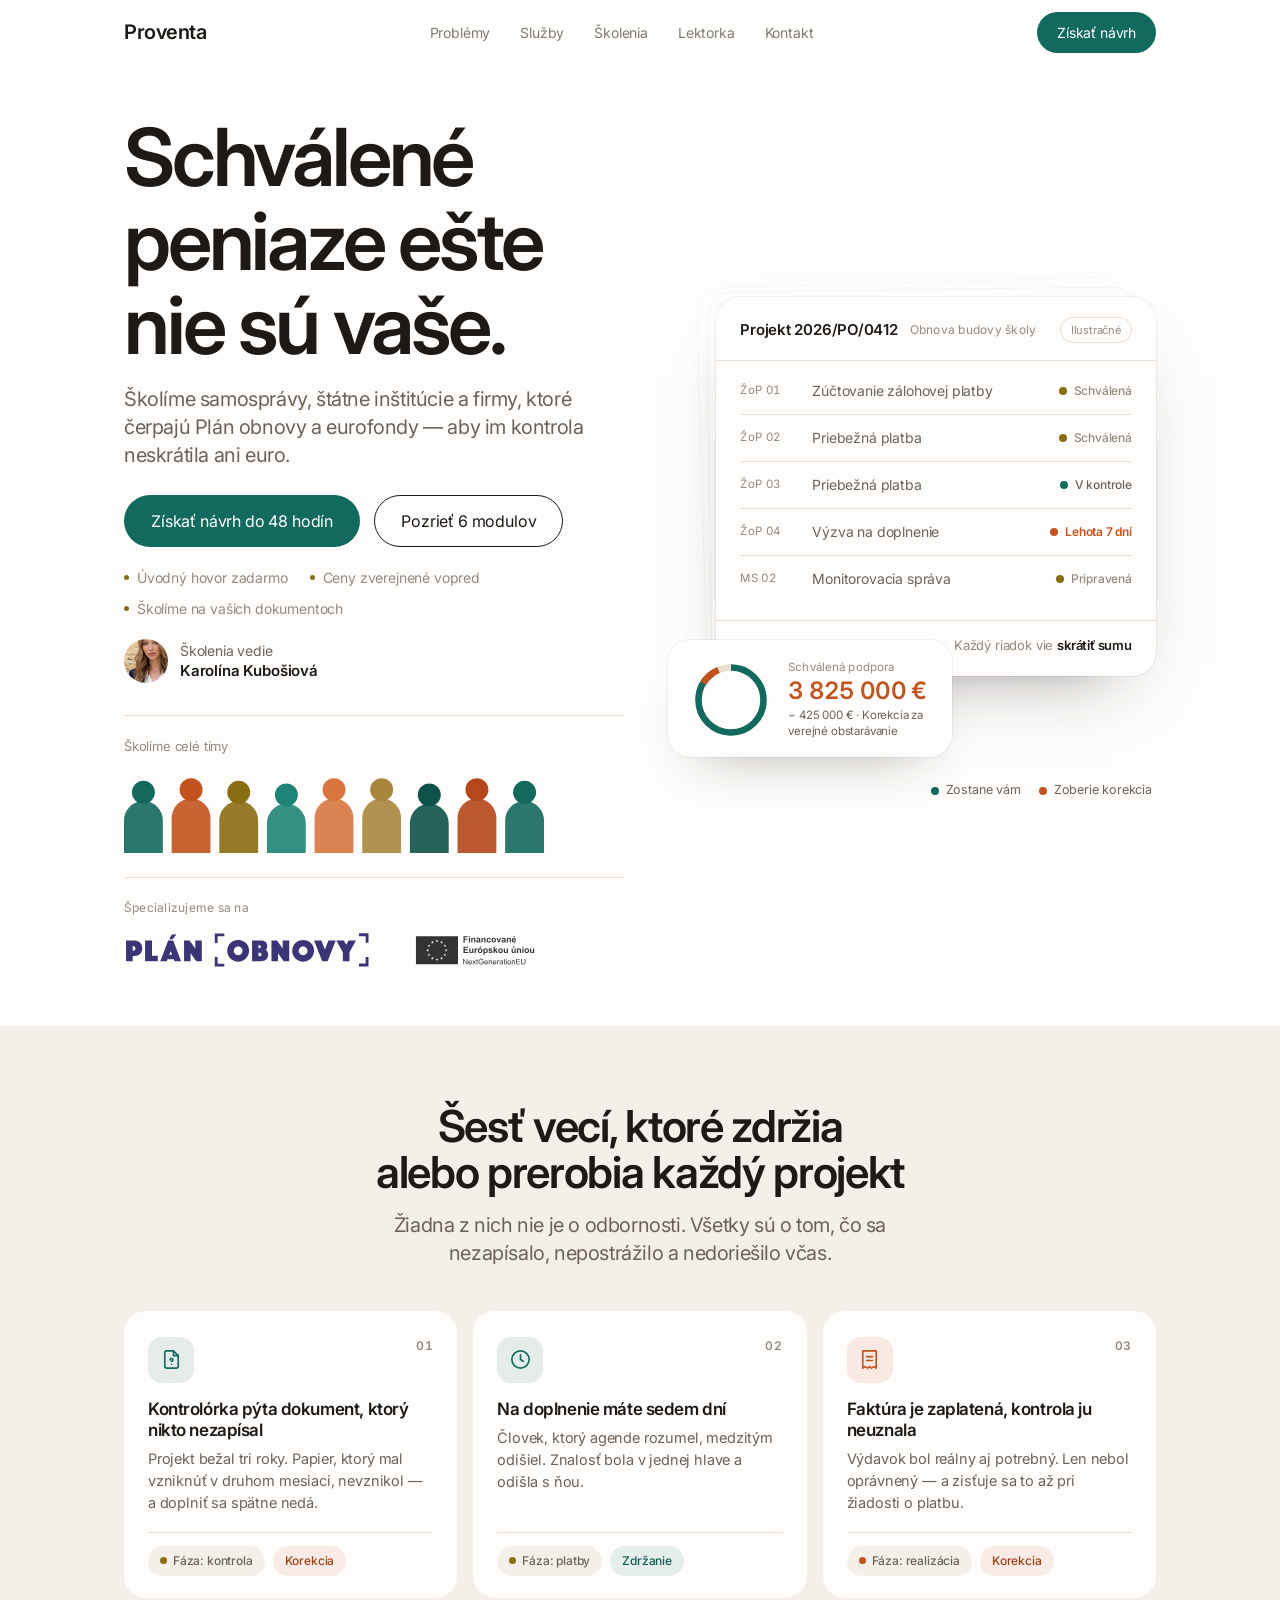
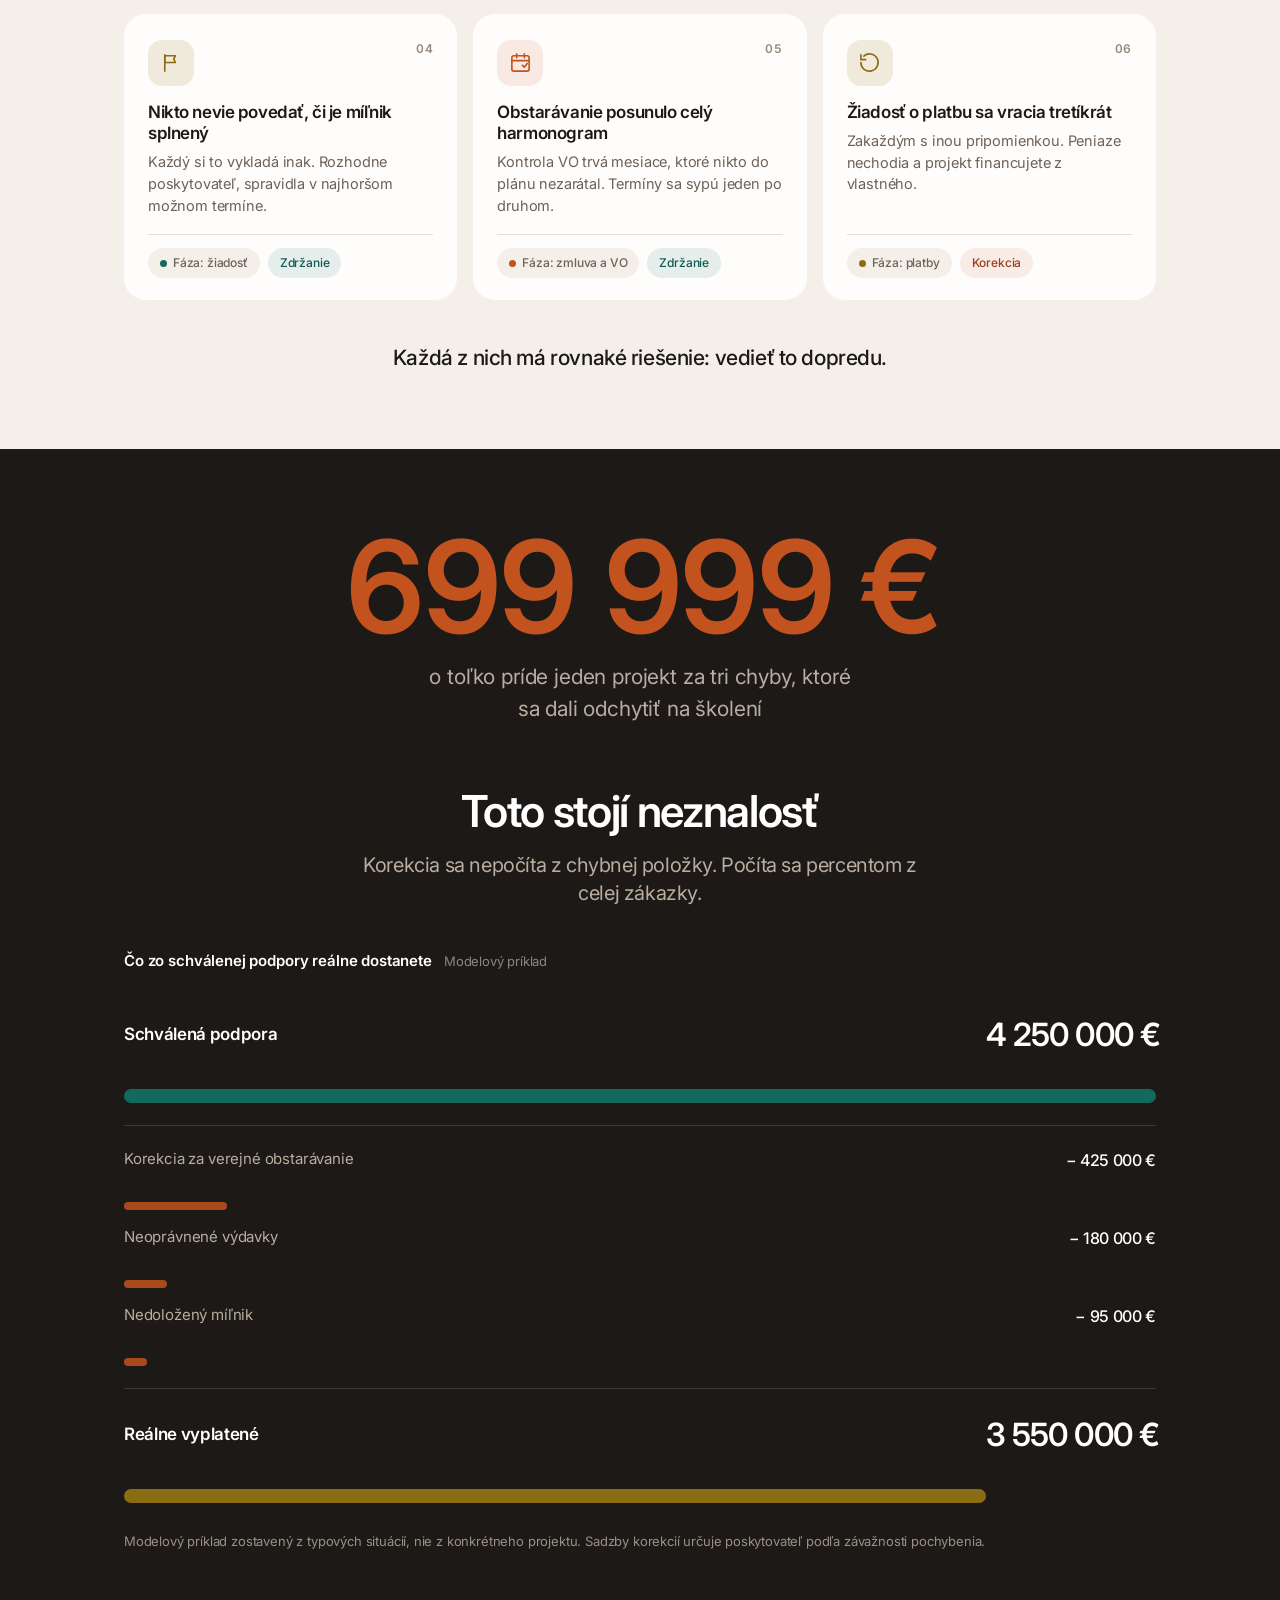
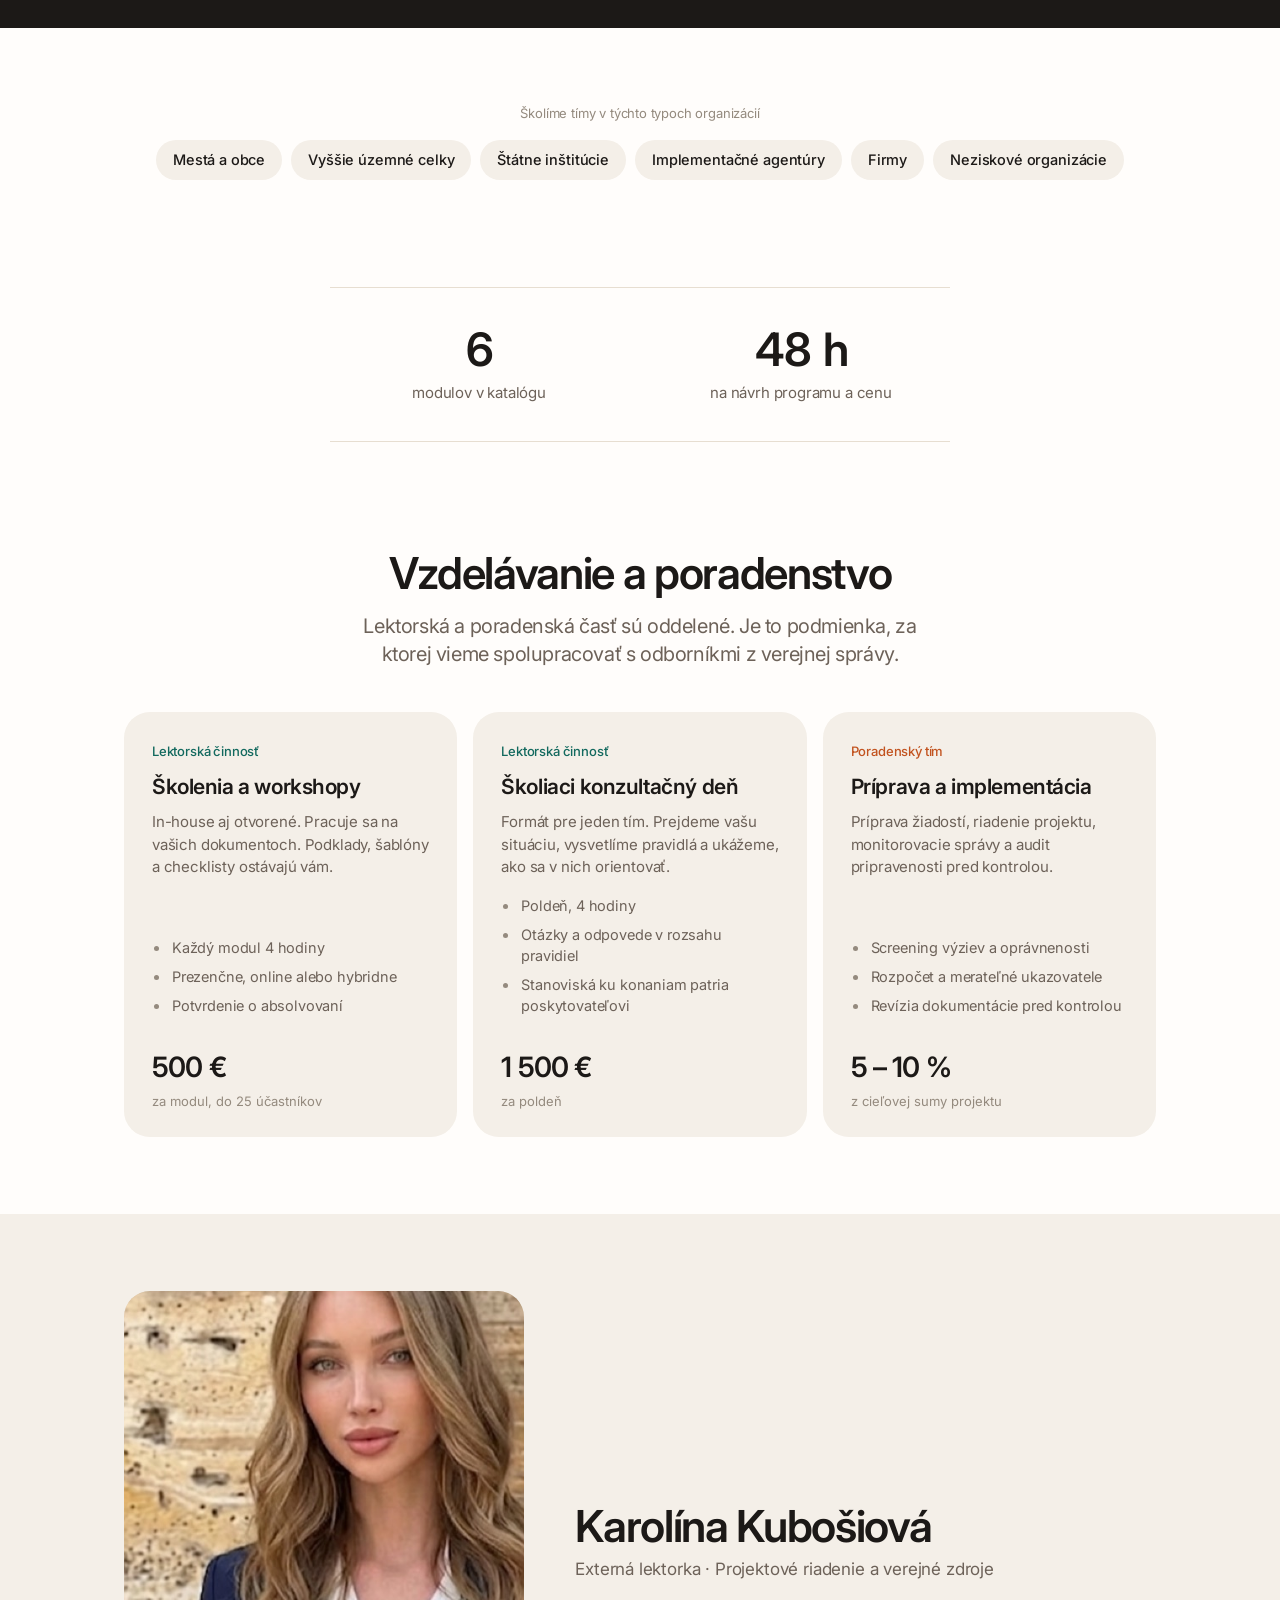
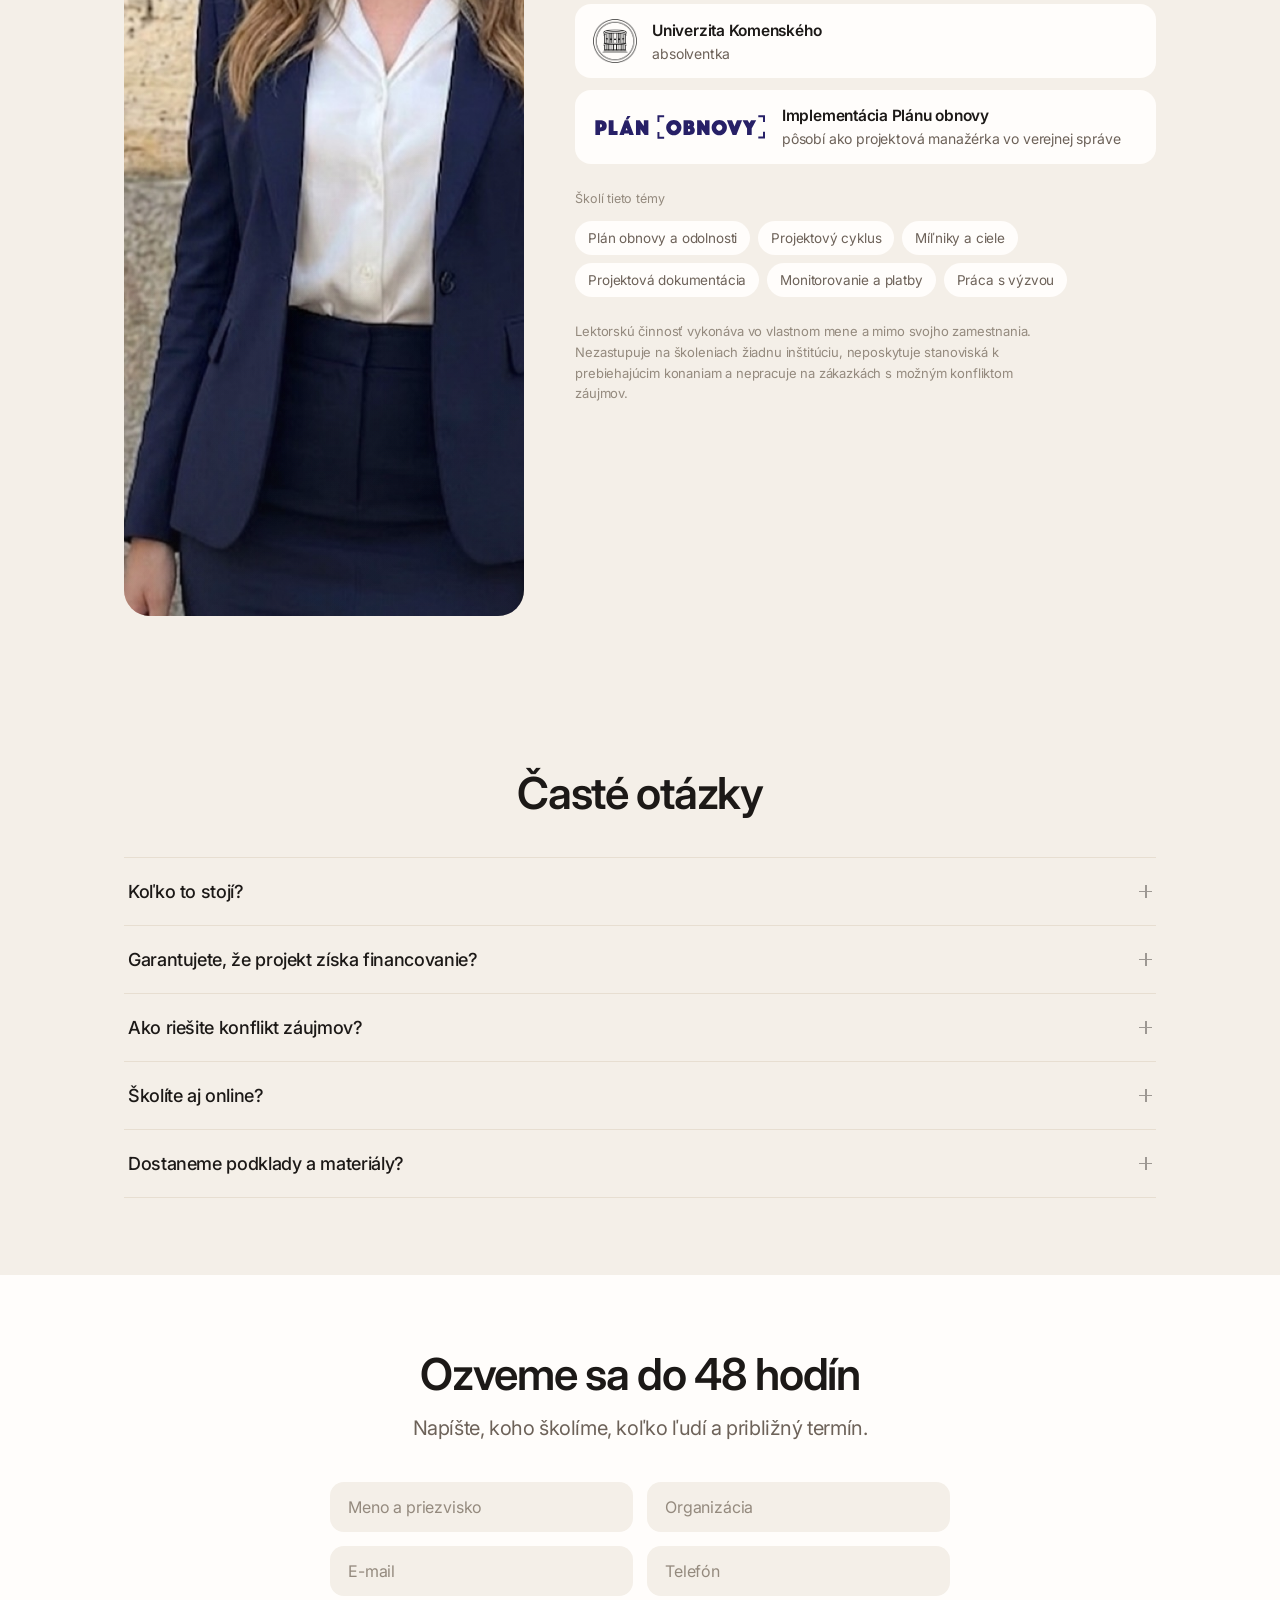
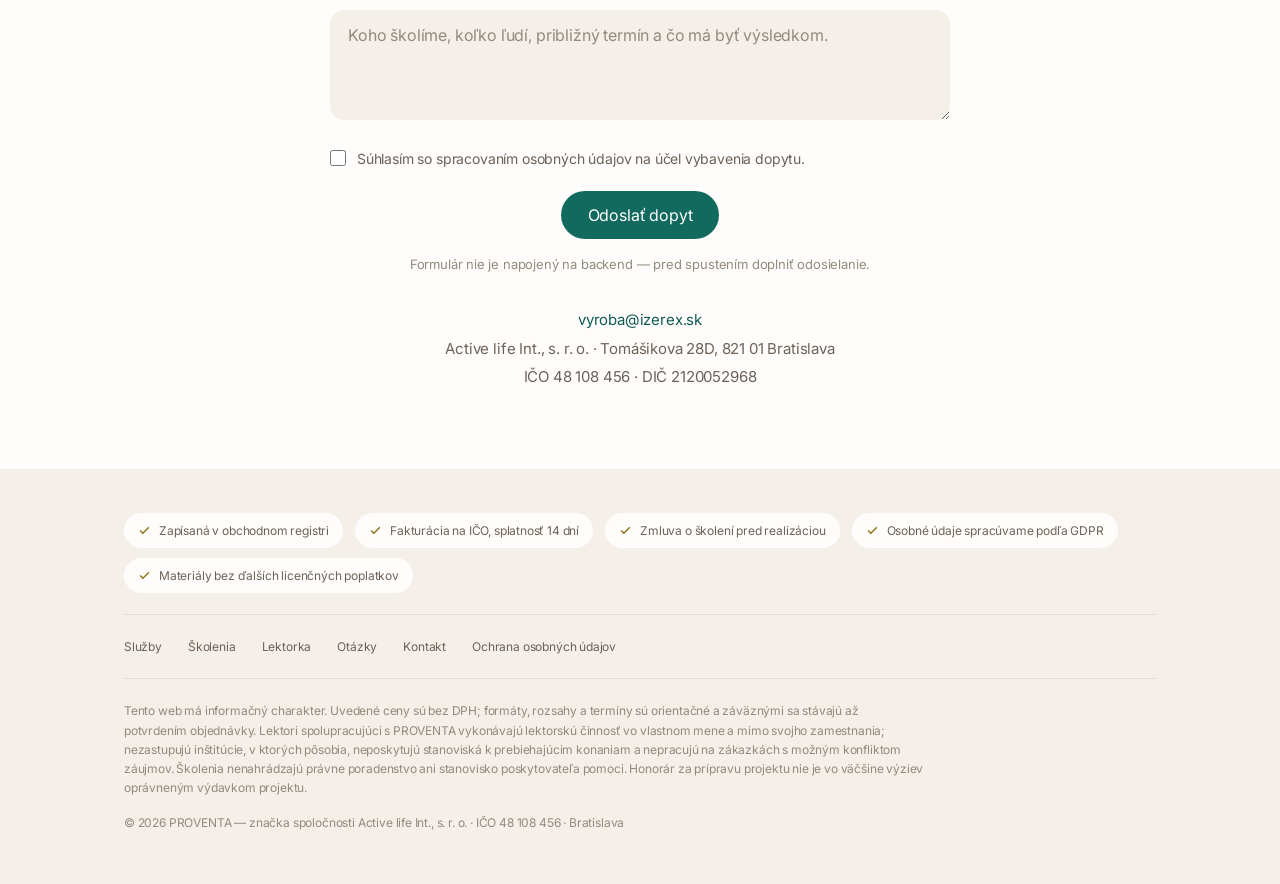
<file: index.html>
<!DOCTYPE html>
<html lang="sk">
<head>
<meta charset="UTF-8" />
<meta name="viewport" content="width=device-width, initial-scale=1.0" />
<title>PROVENTA — školenia k Plánu obnovy a eurofondom</title>
<meta name="description" content="Školenia a poradenstvo k Plánu obnovy, eurofondom a riadeniu verejných projektov. Šesť modulov po 4 hodinách, 500 € za modul." />
<meta name="theme-color" content="#fffdfb" />
<link rel="preconnect" href="https://fonts.googleapis.com" /><link rel="preconnect" href="https://fonts.gstatic.com" crossorigin />
<link href="https://fonts.googleapis.com/css2?family=Inter:wght@400;500;600&display=swap" rel="stylesheet" />
<link rel="stylesheet" href="style.css" />
</head>
<body>

<a class="skip" href="#top">Preskočiť na obsah</a>

<!-- ===================== NAV ===================== -->
<header>
  <div class="nav">
    <a href="#top" class="logo">Proventa</a>
    <nav class="nlinks" id="nl">
      <a href="#problemy">Problémy</a>
      <a href="#sluzby">Služby</a>
      <a href="#skolenia">Školenia</a>
      <a href="#lektorka">Lektorka</a>
      <a href="#kontakt">Kontakt</a>
    </nav>
    <a href="#kontakt" class="nav-cta">Získať návrh</a>
    <button class="burger" id="bg" aria-label="Otvoriť menu" aria-expanded="false" aria-controls="nl">Menu</button>
  </div>
</header>

<!-- ===================== HERO ===================== -->
<section class="hero" id="top">
  <div class="wrap wide">
    <div class="hero-grid">
      <div>
        <h1>Schválené peniaze ešte nie sú vaše.</h1>
        <p class="lede">Školíme samosprávy, štátne inštitúcie a firmy, ktoré čerpajú Plán obnovy a eurofondy — aby im kontrola neskrátila ani euro.</p>
        <div class="btns">
          <a href="#kontakt" class="btn btn-b">Získať návrh do 48 hodín</a>
          <a href="#skolenia" class="btn btn-o">Pozrieť 6 modulov</a>
        </div>
        <p class="proof">
          <span><i></i>Úvodný hovor zadarmo</span>
          <span><i></i>Ceny zverejnené vopred</span>
          <span><i></i>Školíme na vašich dokumentoch</span>
        </p>
        <a class="by" href="#lektorka">
          <img src="karolina-avatar.png" alt="" width="44" height="44" loading="eager">
          <span>Školenia vedie<b>Karolína Kubošiová</b></span>
        </a>

        <div class="crowd-wrap" data-rv>
          <p class="cap">Školíme celé tímy</p>
          <svg viewBox="0 0 476 92" role="img" aria-label="Ilustrácia tímu na školení" class="crowd">
          <circle cx="22" cy="23" r="13" fill="#12695e"/>
          <path d="M0 92 v-37 a22.0 22.0 0 0 1 44 0 v37 z" fill="#12695e" opacity=".9"/>
          <circle cx="76" cy="20" r="13" fill="#c2531f"/>
          <path d="M54 92 v-40 a22.0 22.0 0 0 1 44 0 v40 z" fill="#c2531f" opacity=".9"/>
          <circle cx="130" cy="23" r="13" fill="#8a6d12"/>
          <path d="M108 92 v-37 a22.0 22.0 0 0 1 44 0 v37 z" fill="#8a6d12" opacity=".9"/>
          <circle cx="184" cy="26" r="13" fill="#1f8476"/>
          <path d="M162 92 v-34 a22.0 22.0 0 0 1 44 0 v34 z" fill="#1f8476" opacity=".9"/>
          <circle cx="238" cy="20" r="13" fill="#d97640"/>
          <path d="M216 92 v-40 a22.0 22.0 0 0 1 44 0 v40 z" fill="#d97640" opacity=".9"/>
          <circle cx="292" cy="20" r="13" fill="#a8863c"/>
          <path d="M270 92 v-40 a22.0 22.0 0 0 1 44 0 v40 z" fill="#a8863c" opacity=".9"/>
          <circle cx="346" cy="26" r="13" fill="#0e5349"/>
          <path d="M324 92 v-34 a22.0 22.0 0 0 1 44 0 v34 z" fill="#0e5349" opacity=".9"/>
          <circle cx="400" cy="20" r="13" fill="#b5471a"/>
          <path d="M378 92 v-40 a22.0 22.0 0 0 1 44 0 v40 z" fill="#b5471a" opacity=".9"/>
          <circle cx="454" cy="23" r="13" fill="#12695e"/>
          <path d="M432 92 v-37 a22.0 22.0 0 0 1 44 0 v37 z" fill="#12695e" opacity=".9"/>
          </svg>
        </div>

        <div class="hero-progs" data-rv>
          <p class="cap">Špecializujeme sa na</p>
          <div class="row">
            <img src="plan-obnovy.svg" alt="Plán obnovy a odolnosti Slovenskej republiky" width="246" height="34" style="--ar:1448/200" loading="eager">
            <img src="nextgen-eu.svg" alt="Financované Európskou úniou — NextGenerationEU" width="141" height="34" style="--ar:3934/950" loading="eager">
          </div>
        </div>
      </div>

      <div id="tick">
        <div class="stack" data-rv>
          <div class="folder">
            <div class="folder-h">
              <b>Projekt 2026/PO/0412</b>
              <span class="id">Obnova budovy školy</span>
              <span class="tag">Ilustračné</span>
            </div>
            <div class="folder-body">
              <div class="fr"><span class="c">ŽoP 01</span><span class="l">Zúčtovanie zálohovej platby</span><span class="st ok"><i style="background:#8a6d12"></i>Schválená</span></div>
              <div class="fr"><span class="c">ŽoP 02</span><span class="l">Priebežná platba</span><span class="st ok"><i style="background:#8a6d12"></i>Schválená</span></div>
              <div class="fr"><span class="c">ŽoP 03</span><span class="l">Priebežná platba</span><span class="st wait"><i style="background:#12695e"></i>V kontrole</span></div>
              <div class="fr"><span class="c">ŽoP 04</span><span class="l">Výzva na doplnenie</span><span class="st now"><i style="background:#c2531f"></i>Lehota 7 dní</span></div>
              <div class="fr"><span class="c">MS 02</span><span class="l">Monitorovacia správa</span><span class="st ok"><i style="background:#8a6d12"></i>Pripravená</span></div>
            </div>
            <p class="folder-f">Každý riadok vie <b>skrátiť sumu</b></p>
          </div>

          <div class="float">
            <svg class="ring" viewBox="0 0 240 240" role="img" aria-label="Zo schválenej podpory 4 250 000 € odchádza 700 000 € na korekciách">
              <circle class="track" r="100" cx="120" cy="120"></circle>
              <circle class="base" id="ringBase" r="100" cx="120" cy="120" stroke-dasharray="0 628.32"></circle>
              <circle class="cut" data-len="62.83" r="100" cx="120" cy="120" stroke-dasharray="0 628.32" stroke-dashoffset="-524.83"></circle><circle class="cut" data-len="26.61" r="100" cx="120" cy="120" stroke-dasharray="0 628.32" stroke-dashoffset="-587.66"></circle><circle class="cut" data-len="14.04" r="100" cx="120" cy="120" stroke-dasharray="0 628.32" stroke-dashoffset="-614.27"></circle>
            </svg>
            <span class="ring-txt">
              <span class="ring-lab" id="tickLab">Schválená podpora</span>
              <span class="ring-num" id="tickNum">4 250 000 €</span>
              <span class="ring-note" id="tickSub">&nbsp;</span>
            </span>
          </div>
        </div>
        <div class="hero-leg" data-rv>
          <span><i style="background:#12695e"></i>Zostane vám</span>
          <span><i style="background:#c2531f"></i>Zoberie korekcia</span>
        </div>
      </div>
    </div>
  </div>
</section>

<!-- ===================== PROBLÉMY ===================== -->
<section class="grey" id="problemy">
  <div class="wrap wide center">
    <h2 data-rv>Šesť vecí, ktoré zdržia<br>alebo prerobia každý projekt</h2>
    <p class="lede" data-rv>Žiadna z nich nie je o odbornosti. Všetky sú o tom, čo sa nezapísalo, nepostrážilo a nedoriešilo včas.</p>
    <div class="probs">
      <div class="prob" data-rv>
        <div class="prob-top">
          <span class="prob-ico p1"><svg viewBox="0 0 24 24" stroke="currentColor" stroke-linecap="round" stroke-linejoin="round"><path d="M14 3H7a2 2 0 0 0-2 2v14a2 2 0 0 0 2 2h10a2 2 0 0 0 2-2V8z"/><path d="M14 3v5h5"/><path d="M12 17v.01"/><path d="M12 14a1.5 1.5 0 1 0-1.5-1.5"/></svg></span>
          <span class="no">01</span>
        </div>
        <b>Kontrolórka pýta dokument, ktorý nikto nezapísal</b>
        <span>Projekt bežal tri roky. Papier, ktorý mal vzniknúť v druhom mesiaci, nevznikol — a doplniť sa spätne nedá.</span>
        <div class="prob-meta">
          <span class="tagx"><i style="background:#8a6d12"></i>Fáza: kontrola</span>
          <span class="tagx cost">Korekcia</span>
        </div>
      </div>
      <div class="prob" data-rv>
        <div class="prob-top">
          <span class="prob-ico p1"><svg viewBox="0 0 24 24" stroke="currentColor" stroke-linecap="round" stroke-linejoin="round"><circle cx="12" cy="12" r="9"/><path d="M12 7v5l3 2"/></svg></span>
          <span class="no">02</span>
        </div>
        <b>Na doplnenie máte sedem dní</b>
        <span>Človek, ktorý agende rozumel, medzitým odišiel. Znalosť bola v jednej hlave a odišla s ňou.</span>
        <div class="prob-meta">
          <span class="tagx"><i style="background:#8a6d12"></i>Fáza: platby</span>
          <span class="tagx time">Zdržanie</span>
        </div>
      </div>
      <div class="prob" data-rv>
        <div class="prob-top">
          <span class="prob-ico p2"><svg viewBox="0 0 24 24" stroke="currentColor" stroke-linecap="round" stroke-linejoin="round"><path d="M5 3v18l2.5-1.6L10 21l2-1.6L14 21l2.5-1.6L19 21V3z"/><path d="M9 9h6M9 13h6"/></svg></span>
          <span class="no">03</span>
        </div>
        <b>Faktúra je zaplatená, kontrola ju neuznala</b>
        <span>Výdavok bol reálny aj potrebný. Len nebol oprávnený — a zisťuje sa to až pri žiadosti o platbu.</span>
        <div class="prob-meta">
          <span class="tagx"><i style="background:#c2531f"></i>Fáza: realizácia</span>
          <span class="tagx cost">Korekcia</span>
        </div>
      </div>
      <div class="prob" data-rv>
        <div class="prob-top">
          <span class="prob-ico p3"><svg viewBox="0 0 24 24" stroke="currentColor" stroke-linecap="round" stroke-linejoin="round"><path d="M5 21V4"/><path d="M5 5h11l-1.6 3.2L16 12H5z"/></svg></span>
          <span class="no">04</span>
        </div>
        <b>Nikto nevie povedať, či je míľnik splnený</b>
        <span>Každý si to vykladá inak. Rozhodne poskytovateľ, spravidla v najhoršom možnom termíne.</span>
        <div class="prob-meta">
          <span class="tagx"><i style="background:#12695e"></i>Fáza: žiadosť</span>
          <span class="tagx time">Zdržanie</span>
        </div>
      </div>
      <div class="prob" data-rv>
        <div class="prob-top">
          <span class="prob-ico p2"><svg viewBox="0 0 24 24" stroke="currentColor" stroke-linecap="round" stroke-linejoin="round"><rect x="3" y="5" width="18" height="16" rx="2"/><path d="M3 10h18M8 3v4M16 3v4"/><path d="M14 15l2 2 3-4" /></svg></span>
          <span class="no">05</span>
        </div>
        <b>Obstarávanie posunulo celý harmonogram</b>
        <span>Kontrola VO trvá mesiace, ktoré nikto do plánu nezarátal. Termíny sa sypú jeden po druhom.</span>
        <div class="prob-meta">
          <span class="tagx"><i style="background:#c2531f"></i>Fáza: zmluva a VO</span>
          <span class="tagx time">Zdržanie</span>
        </div>
      </div>
      <div class="prob" data-rv>
        <div class="prob-top">
          <span class="prob-ico p3"><svg viewBox="0 0 24 24" stroke="currentColor" stroke-linecap="round" stroke-linejoin="round"><path d="M3 12a9 9 0 1 0 3-6.7"/><path d="M3 4v5h5"/></svg></span>
          <span class="no">06</span>
        </div>
        <b>Žiadosť o platbu sa vracia tretíkrát</b>
        <span>Zakaždým s inou pripomienkou. Peniaze nechodia a projekt financujete z vlastného.</span>
        <div class="prob-meta">
          <span class="tagx"><i style="background:#8a6d12"></i>Fáza: platby</span>
          <span class="tagx cost">Korekcia</span>
        </div>
      </div>
    </div>
    <p class="probs-out" data-rv>Každá z nich má rovnaké riešenie: vedieť to dopredu.</p>
  </div>
</section>

<!-- ===================== ČO TO STOJÍ ===================== -->
<section class="dark">
  <div class="wrap wide center">
    <div data-rv>
      <div class="hugeloss" data-count="700000" data-suffix=" €">0 €</div>
      <p class="hugeloss-sub">o toľko príde jeden projekt za tri chyby, ktoré sa dali odchytiť na školení</p>
    </div>
    <h2 data-rv style="margin-top:clamp(48px,5vw,72px)">Toto stojí neznalosť</h2>
    <p class="lede" data-rv>Korekcia sa nepočíta z chybnej položky. Počíta sa percentom z celej zákazky.</p>
    <div class="melt" data-rv>
      <div class="melt-h"><b>Čo zo schválenej podpory reálne dostanete</b><span>Modelový príklad</span></div>

      <div class="melt-row">
        <div class="lab"><b>Schválená podpora</b></div>
        <div class="val big">4 250 000 €</div>
        <div class="melt-track"><div class="melt-bar" style="--w:100%"></div></div>
      </div>

      <hr>

      <div class="melt-row">
        <div class="lab">Korekcia za verejné obstarávanie</div>
        <div class="val cut">− 425 000 €</div>
        <div class="melt-track"><div class="melt-bar cut" style="--w:10%"></div></div>
      </div>
      <div class="melt-row">
        <div class="lab">Neoprávnené výdavky</div>
        <div class="val cut">− 180 000 €</div>
        <div class="melt-track"><div class="melt-bar cut" style="--w:4.2%"></div></div>
      </div>
      <div class="melt-row">
        <div class="lab">Nedoložený míľnik</div>
        <div class="val cut">− 95 000 €</div>
        <div class="melt-track"><div class="melt-bar cut" style="--w:2.2%"></div></div>
      </div>

      <hr>

      <div class="melt-row">
        <div class="lab"><b>Reálne vyplatené</b></div>
        <div class="val big">3 550 000 €</div>
        <div class="melt-track"><div class="melt-bar out" style="--w:83.5%"></div></div>
      </div>

      <p class="melt-foot">Modelový príklad zostavený z typových situácií, nie z konkrétneho projektu. Sadzby korekcií určuje poskytovateľ podľa závažnosti pochybenia.</p>
    </div>
  </div>
</section>

<!-- ===================== DÔVERA ===================== -->
<section id="dovera">
  <div class="wrap wide">
    <div class="segments" data-rv>
      <p class="cap">Školíme tímy v týchto typoch organizácií</p>
      <div class="seg-row">
        <span class="seg">Mestá a obce</span>
        <span class="seg">Vyššie územné celky</span>
        <span class="seg">Štátne inštitúcie</span>
        <span class="seg">Implementačné agentúry</span>
        <span class="seg">Firmy</span>
        <span class="seg">Neziskové organizácie</span>
      </div>
    </div>
  </div>
</section>

<!-- ===================== ČÍSLA ===================== -->
<!-- PLACEHOLDER: prvé dve čísla nahradiť reálnymi alebo sekciu zmazať -->
<section class="tight">
  <div class="wrap">
    <div class="nums" data-rv>
      <div><b data-count="6">0</b><span>modulov v katalógu</span></div>
      <div><b data-count="48" data-suffix=" h">0</b><span>na návrh programu a cenu</span></div>
    </div>
  </div>
</section>

<!-- ===================== SLUŽBY ===================== -->
<section id="sluzby">
  <div class="wrap wide center">
    <h2 data-rv>Vzdelávanie a poradenstvo</h2>
    <p class="lede" data-rv>Lektorská a poradenská časť sú oddelené. Je to podmienka, za ktorej vieme spolupracovať s odborníkmi z verejnej správy.</p>

    <div class="cards">
      <div class="card" data-rv>
        <span class="tag a">Lektorská činnosť</span>
        <h3>Školenia a workshopy</h3>
        <p>In-house aj otvorené. Pracuje sa na vašich dokumentoch. Podklady, šablóny a checklisty ostávajú vám.</p>
        <ul>
          <li>Každý modul 4 hodiny</li>
          <li>Prezenčne, online alebo hybridne</li>
          <li>Potvrdenie o absolvovaní</li>
        </ul>
        <div class="eur">500 €<i>za modul, do 25 účastníkov</i></div>
      </div>

      <div class="card" data-rv>
        <span class="tag a">Lektorská činnosť</span>
        <h3>Školiaci konzultačný deň</h3>
        <p>Formát pre jeden tím. Prejdeme vašu situáciu, vysvetlíme pravidlá a ukážeme, ako sa v nich orientovať.</p>
        <ul>
          <li>Poldeň, 4 hodiny</li>
          <li>Otázky a odpovede v rozsahu pravidiel</li>
          <li>Stanoviská ku konaniam patria poskytovateľovi</li>
        </ul>
        <div class="eur">1 500 €<i>za poldeň</i></div>
      </div>

      <div class="card" data-rv>
        <span class="tag b">Poradenský tím</span>
        <h3>Príprava a implementácia</h3>
        <p>Príprava žiadostí, riadenie projektu, monitorovacie správy a audit pripravenosti pred kontrolou.</p>
        <ul>
          <li>Screening výziev a oprávnenosti</li>
          <li>Rozpočet a merateľné ukazovatele</li>
          <li>Revízia dokumentácie pred kontrolou</li>
        </ul>
        <div class="eur">5 – 10 %<i>z cieľovej sumy projektu</i></div>
      </div>
    </div>
  </div>
</section>

<!-- ===================== LEKTORKA ===================== -->
<section class="grey" id="lektorka">
  <div class="wrap wide">
    <div class="lek">
      <div class="ph" data-rv><img src="karolina.jpg" alt="Karolína Kubošiová, externá lektorka" width="912" height="925" loading="lazy" decoding="async"></div>
      <div data-rv>
        <h2 style="font-size:clamp(30px,3.6vw,44px)">Karolína Kubošiová</h2>
        <p class="role">Externá lektorka · Projektové riadenie a verejné zdroje</p>

        <div class="facts">
          <div class="fact">
            <img src="uk-logo.png" alt="Univerzita Komenského v Bratislave" width="42" height="42" loading="lazy">
            <span><b>Univerzita Komenského</b>absolventka</span>
          </div>
          <div class="fact">
            <img src="plan-obnovy.svg" alt="Plán obnovy a odolnosti SR" width="86" height="24" style="--ar:1448/200" loading="lazy">
            <span><b>Implementácia Plánu obnovy</b>pôsobí ako projektová manažérka vo verejnej správe</span>
          </div>
        </div>

        <div class="topics">
          <p class="cap">Školí tieto témy</p>
          <div class="topic-row">
            <span class="topic">Plán obnovy a odolnosti</span>
            <span class="topic">Projektový cyklus</span>
            <span class="topic">Míľniky a ciele</span>
            <span class="topic">Projektová dokumentácia</span>
            <span class="topic">Monitorovanie a platby</span>
            <span class="topic">Práca s výzvou</span>
          </div>
        </div>

        <p class="disc">Lektorskú činnosť vykonáva vo vlastnom mene a mimo svojho zamestnania. Nezastupuje na školeniach žiadnu inštitúciu, neposkytuje stanoviská k prebiehajúcim konaniam a nepracuje na zákazkách s možným konfliktom záujmov.</p>
      </div>
    </div>
  </div>
</section>

<!-- ===================== FAQ ===================== -->
<section class="grey" id="faq">
  <div class="wrap center">
    <h2 data-rv>Časté otázky</h2>
    <div class="faq" data-rv>
      <details class="q">
        <summary>Koľko to stojí?<span class="ic"></span></summary>
        <div class="q-b">
          <p>Ceny sú zverejnené a nemeníme ich podľa toho, kto sa pýta.</p>
          <ul>
            <li><b>500 €</b> — jeden modul z katalógu, 4 hodiny, do 25 účastníkov</li>
            <li><b>1 500 €</b> — školiaci konzultačný deň, 4 hodiny vrátane otázok a odpovedí</li>
            <li><b>5 – 10 %</b> z cieľovej sumy — príprava projektu a implementácia</li>
          </ul>
          <p style="margin-top:16px">Ceny sú bez DPH. Pri programe z viacerých modulov a pri väčších projektoch dohodneme sadzbu individuálne.</p>
        </div>
      </details>
      <details class="q">
        <summary>Garantujete, že projekt získa financovanie?<span class="ic"></span></summary>
        <div class="q-b"><p>Nie. Nikto to garantovať nemôže a kto to sľubuje, klame. Garantujeme kompletnú a vecne obhájiteľnú žiadosť — a to, že vám vopred povieme, ak zámer podľa nás nemá šancu. Odhovoriť klienta od zlého projektu je súčasť služby.</p></div>
      </details>
      <details class="q">
        <summary>Ako riešite konflikt záujmov?<span class="ic"></span></summary>
        <div class="q-b"><p>Pred prijatím zákazky preverujeme väzby lektora či poradcu na daný projekt, žiadateľa alebo poskytovateľa. Ak existujú, zákazku neprijmeme alebo ju obsadíme iným človekom. Lektori zamestnaní vo verejnej správe u nás nepracujú na zákazkách dotýkajúcich sa agendy ich zamestnávateľa a neposkytujú poradenstvo ku konkrétnym prebiehajúcim konaniam.</p></div>
      </details>
      <details class="q">
        <summary>Školíte aj online?<span class="ic"></span></summary>
        <div class="q-b"><p>Prehľadové moduly áno, bez straty kvality. Workshopy s prácou na dokumentoch odporúčame prezenčne — online verzia je funkčná, ale slabšia a povieme vám to dopredu.</p></div>
      </details>
      <details class="q">
        <summary>Dostaneme podklady a materiály?<span class="ic"></span></summary>
        <div class="q-b"><p>Áno. Prezentácia, šablóny, checklisty a zoznam zdrojov. Materiály môžete interne používať a šíriť v rámci organizácie bez ďalších poplatkov.</p></div>
      </details>
    </div>
  </div>
</section>

<!-- ===================== KONTAKT ===================== -->
<section id="kontakt">
  <div class="wrap center">
    <h2 data-rv>Ozveme sa do 48 hodín</h2>
    <p class="lede" data-rv>Napíšte, koho školíme, koľko ľudí a približný termín.</p>

    <form class="form" data-rv onsubmit="return submitForm(event)">
      <div class="frow">
        <input type="text" name="meno" placeholder="Meno a priezvisko" aria-label="Meno a priezvisko" autocomplete="name" required>
        <input type="text" name="organizacia" placeholder="Organizácia" aria-label="Organizácia" autocomplete="organization">
      </div>
      <div class="frow">
        <input type="email" name="email" placeholder="E-mail" aria-label="E-mail" autocomplete="email" inputmode="email" required>
        <input type="tel" name="telefon" placeholder="Telefón" aria-label="Telefón" autocomplete="tel" inputmode="tel">
      </div>
      <textarea name="sprava" placeholder="Koho školíme, koľko ľudí, približný termín a čo má byť výsledkom." aria-label="Správa" rows="4"></textarea>
      <label class="consent"><input type="checkbox" required><span>Súhlasím so spracovaním osobných údajov na účel vybavenia dopytu.</span></label>
      <div class="center"><button type="submit" class="btn btn-b">Odoslať dopyt</button></div>
      <p class="fnote center">Formulár nie je napojený na backend — pred spustením doplniť odosielanie.</p>
    </form>

    <p class="cinfo">
      <a href="mailto:vyroba@izerex.sk">vyroba@izerex.sk</a><br>
      Active life Int., s. r. o. · Tomášikova 28D, 821 01 Bratislava<br>
      IČO 48 108 456 · DIČ 2120052968
    </p>
  </div>
</section>

<!-- ===================== FOOTER ===================== -->
<footer>
  <div class="wrap wide">
    <div class="fbadges">
      <span class="fbadge"><svg viewBox="0 0 24 24" fill="none" stroke="currentColor" stroke-width="2.4"><path d="M20 6L9 17l-5-5"/></svg>Zapísaná v obchodnom registri</span>
      <span class="fbadge"><svg viewBox="0 0 24 24" fill="none" stroke="currentColor" stroke-width="2.4"><path d="M20 6L9 17l-5-5"/></svg>Fakturácia na IČO, splatnosť 14 dní</span>
      <span class="fbadge"><svg viewBox="0 0 24 24" fill="none" stroke="currentColor" stroke-width="2.4"><path d="M20 6L9 17l-5-5"/></svg>Zmluva o školení pred realizáciou</span>
      <span class="fbadge"><svg viewBox="0 0 24 24" fill="none" stroke="currentColor" stroke-width="2.4"><path d="M20 6L9 17l-5-5"/></svg>Osobné údaje spracúvame podľa GDPR</span>
      <span class="fbadge"><svg viewBox="0 0 24 24" fill="none" stroke="currentColor" stroke-width="2.4"><path d="M20 6L9 17l-5-5"/></svg>Materiály bez ďalších licenčných poplatkov</span>
    </div>
    <nav class="fnav">
      <a href="#sluzby">Služby</a><a href="#skolenia">Školenia</a><a href="#lektorka">Lektorka</a><a href="#faq">Otázky</a><a href="#kontakt">Kontakt</a><a href="#">Ochrana osobných údajov</a>
    </nav>
    <p class="fdisc">Tento web má informačný charakter. Uvedené ceny sú bez DPH; formáty, rozsahy a termíny sú orientačné a záväznými sa stávajú až potvrdením objednávky. Lektori spolupracujúci s PROVENTA vykonávajú lektorskú činnosť vo vlastnom mene a mimo svojho zamestnania; nezastupujú inštitúcie, v ktorých pôsobia, neposkytujú stanoviská k prebiehajúcim konaniam a nepracujú na zákazkách s možným konfliktom záujmov. Školenia nenahrádzajú právne poradenstvo ani stanovisko poskytovateľa pomoci. Honorár za prípravu projektu nie je vo väčšine výziev oprávneným výdavkom projektu.</p>
    <p class="fbot">© 2026 PROVENTA — značka spoločnosti Active life Int., s. r. o. · IČO 48 108 456 · Bratislava</p>
  </div>
</footer>

<script>
(function(){
  var bg=document.getElementById('bg'), nl=document.getElementById('nl');

  function setMenu(open){
    nl.classList.toggle('open',open);
    bg.setAttribute('aria-expanded',open?'true':'false');
    bg.setAttribute('aria-label',open?'Zavrieť menu':'Otvoriť menu');
    bg.textContent=open?'Zavrieť':'Menu';
  }
  bg.addEventListener('click',function(e){e.stopPropagation();setMenu(!nl.classList.contains('open'))});
  nl.querySelectorAll('a').forEach(function(a){a.addEventListener('click',function(){setMenu(false)})});
  document.addEventListener('keydown',function(e){if(e.key==='Escape')setMenu(false)});
  document.addEventListener('click',function(e){
    if(nl.classList.contains('open')&&!nl.contains(e.target)&&e.target!==bg)setMenu(false);
  });
  // pri prechode na širší displej menu zavrieme, nech neostane visieť
  var mq=window.matchMedia('(min-width:681px)');
  (mq.addEventListener?mq.addEventListener.bind(mq,'change'):mq.addListener.bind(mq))(function(){setMenu(false)});

  // postupné objavovanie obsahu
  if('IntersectionObserver' in window){
    var io=new IntersectionObserver(function(es){
      es.forEach(function(e){if(e.isIntersecting){e.target.classList.add('in');io.unobserve(e.target)}})
    },{threshold:.08,rootMargin:'0px 0px -40px 0px'});
    document.querySelectorAll('[data-rv]').forEach(function(el){io.observe(el)});
  }else{
    document.querySelectorAll('[data-rv]').forEach(function(el){el.classList.add('in')});
  }

  // v katalógu aj v otázkach necháme otvorenú vždy len jednu položku
  document.querySelectorAll('.mods, .faq').forEach(function(group){
    group.querySelectorAll('details').forEach(function(d){
      d.addEventListener('toggle',function(){
        if(!d.open) return;
        group.querySelectorAll('details[open]').forEach(function(o){if(o!==d)o.open=false});
      });
    });
  });

  var reduce=window.matchMedia('(prefers-reduced-motion:reduce)').matches;

  // ---- počítadlá ----
  function fmt(n){return String(Math.round(n)).replace(/\B(?=(\d{3})+(?!\d))/g,'\u00a0')}
  function countUp(el){
    var target=parseFloat(el.dataset.count), suffix=el.dataset.suffix||'';
    if(reduce){el.textContent=fmt(target)+suffix;return}
    var t0=null, dur=1400;
    function step(ts){
      if(!t0)t0=ts;
      var p=Math.min((ts-t0)/dur,1), eased=1-Math.pow(1-p,3);
      el.textContent=fmt(target*eased)+suffix;
      if(p<1)requestAnimationFrame(step);
    }
    requestAnimationFrame(step);
  }
  if('IntersectionObserver' in window){
    var co=new IntersectionObserver(function(es){
      es.forEach(function(e){if(e.isIntersecting){countUp(e.target);co.unobserve(e.target)}})
    },{threshold:.4});
    document.querySelectorAll('[data-count]').forEach(function(el){co.observe(el)});
  }else{
    document.querySelectorAll('[data-count]').forEach(function(el){
      el.textContent=fmt(parseFloat(el.dataset.count))+(el.dataset.suffix||'')});
  }

  // ---- hero: suma sa postupne odkrajuje ----
  (function(){
    var num=document.getElementById('tickNum'), sub=document.getElementById('tickSub'), lab=document.getElementById('tickLab');
    if(!num)return;
    var C=628.32, base=document.getElementById('ringBase'),
        segs=[].slice.call(document.querySelectorAll('.ring .cut'));
    function drawBase(v){var l=v/4250000*C;base.setAttribute('stroke-dasharray',l.toFixed(2)+' '+C.toFixed(2))}
    function showSeg(i,on){
      var el=segs[i]; if(!el)return;
      var l=on?parseFloat(el.dataset.len):0;
      el.setAttribute('stroke-dasharray',l.toFixed(2)+' '+C.toFixed(2));
    }
    function resetSegs(){segs.forEach(function(_,i){showSeg(i,false)})}
    var START=4250000;
    var cuts=[
      {amt:425000,txt:'Korekcia za verejné obstarávanie'},
      {amt:180000,txt:'Neoprávnené výdavky'},
      {amt:95000, txt:'Nedoložený míľnik'}
    ];
    function set(v){num.textContent=fmt(v)+' \u20ac'}
    if(reduce){set(START-700000);drawBase(START-700000);segs.forEach(function(_,i){showSeg(i,true)});
      lab.textContent='Po korekciách zostane';
      sub.innerHTML='zo <b>4\u00a0250\u00a0000 \u20ac</b> schválenej podpory';return}
    set(START);drawBase(START);resetSegs();
    var i=0, cur=START;
    function drop(){
      if(i>=cuts.length){
        num.classList.remove('dropping');num.classList.add('done');
        lab.textContent='Po korekciách zostane';
        sub.innerHTML='o <b>700\u00a0000 \u20ac</b> menej, než bolo schválené';
        setTimeout(function(){
          num.classList.remove('done');lab.textContent='Schválená podpora';cur=START;i=0;set(START);drawBase(START);resetSegs();
          sub.style.opacity=0;
          setTimeout(function(){sub.innerHTML='&nbsp;';sub.style.opacity=1;setTimeout(drop,900)},350);
        },4200);
        return;
      }
      var idx=i, c=cuts[i++], from=cur, to=cur-c.amt, t0=null;
      num.classList.add('dropping'); showSeg(idx,true);
      sub.style.opacity=0;
      setTimeout(function(){sub.textContent='\u2212 '+fmt(c.amt)+'\u00a0\u20ac  \u00b7  '+c.txt;sub.style.opacity=1},200);
      function step(ts){
        if(!t0)t0=ts;
        var p=Math.min((ts-t0)/900,1), eased=1-Math.pow(1-p,3);
        var v=from-(from-to)*eased; set(v); drawBase(v);
        if(p<1)requestAnimationFrame(step); else {cur=to;setTimeout(drop,1100)}
      }
      requestAnimationFrame(step);
    }
    var started=false;
    var to=new IntersectionObserver(function(es){
      es.forEach(function(e){if(e.isIntersecting&&!started){started=true;setTimeout(drop,900)}})
    },{threshold:.3});
    to.observe(document.getElementById('tick'));
  })();

  // hlavička: tieň po scrollnutí + zvýraznenie aktívnej sekcie
  var hdr=document.querySelector('header'),
      links=[].slice.call(document.querySelectorAll('#nl a')),
      targets=links.map(function(a){return document.querySelector(a.getAttribute('href'))}).filter(Boolean);
  function onScroll(){
    hdr.classList.toggle('scrolled', window.scrollY>8);
    var y=window.scrollY+120, cur=null;
    targets.forEach(function(t){if(t.offsetTop<=y)cur=t});
    links.forEach(function(a){a.classList.toggle('active', cur && a.getAttribute('href')==='#'+cur.id)});
  }
  window.addEventListener('scroll',onScroll,{passive:true});
  onScroll();

  window.submitForm=function(e){
    e.preventDefault();
    var n=e.target.querySelector('.fnote');
    n.textContent='Formulár nie je napojený na backend — odoslanie zatiaľ neprebehne.';
    n.style.color='#1d1d1f';
    return false;
  };
})();
</script>
</body>
</html>
</file>
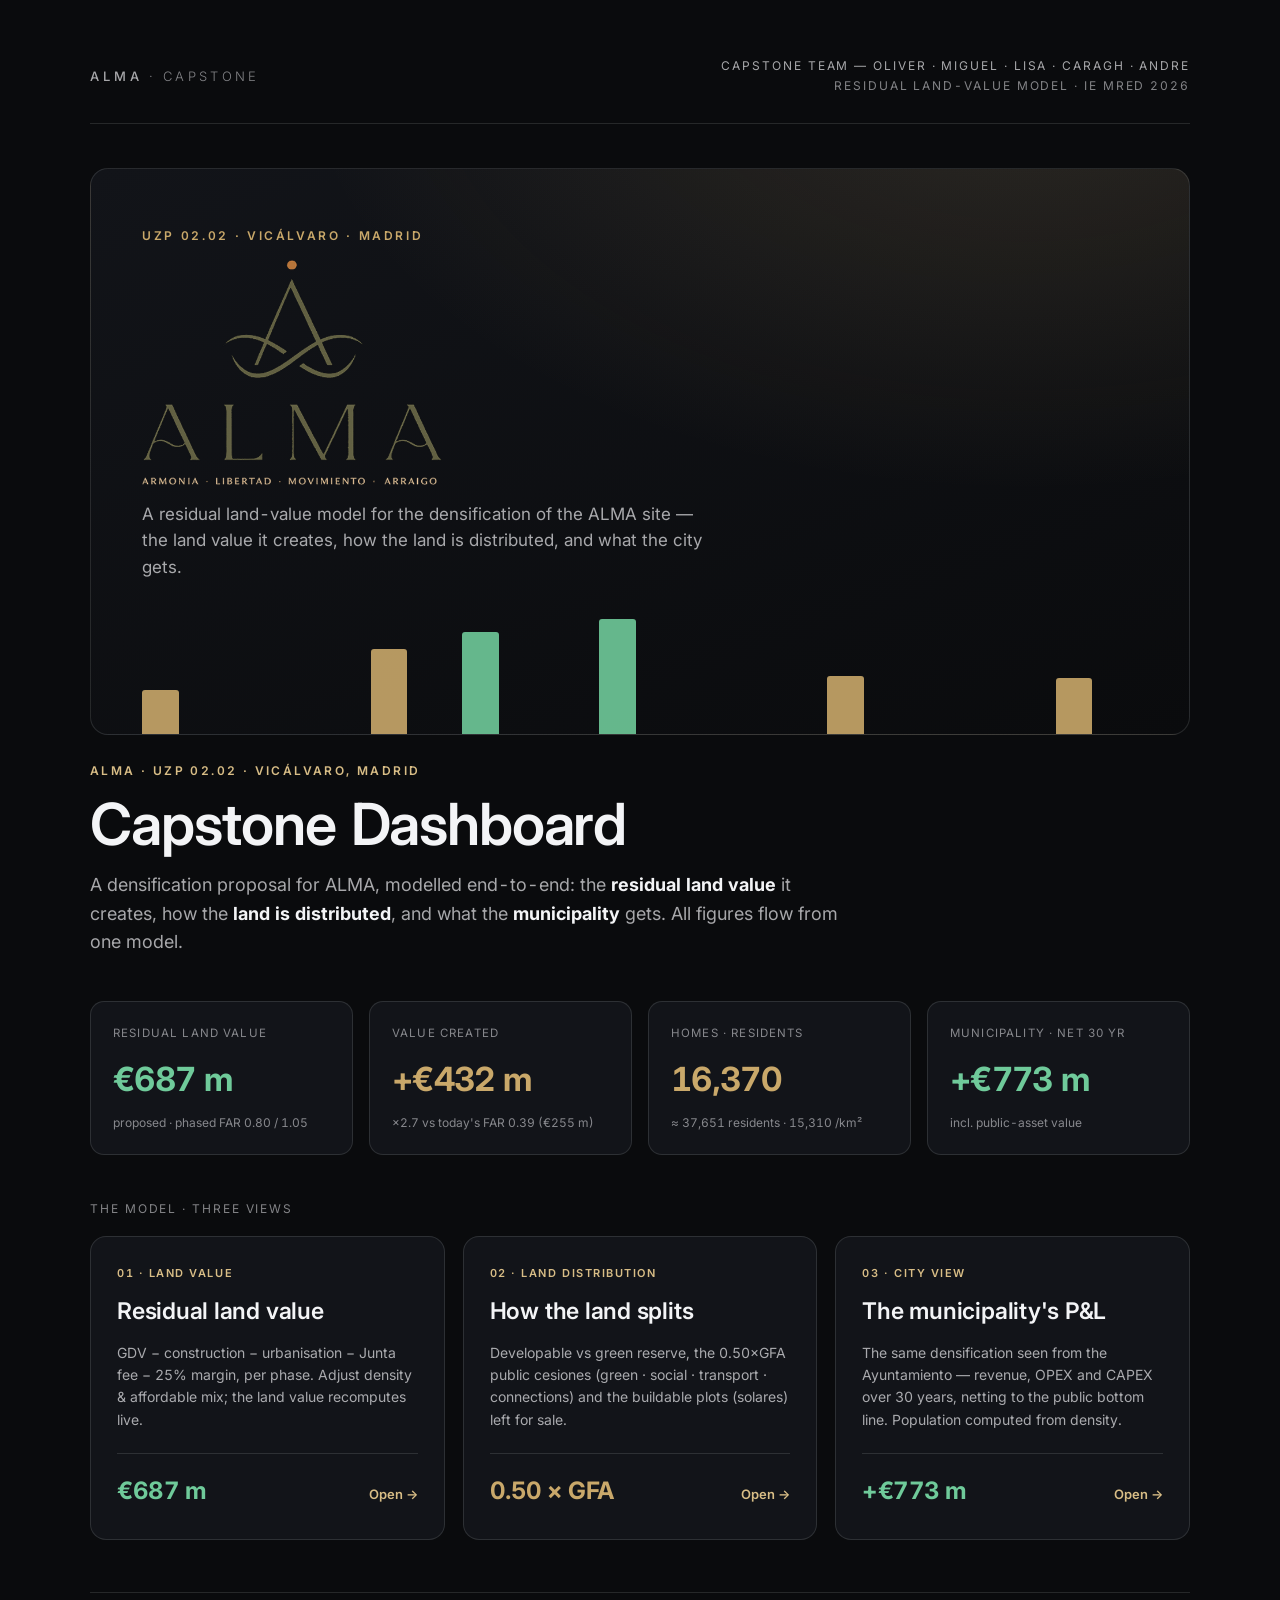
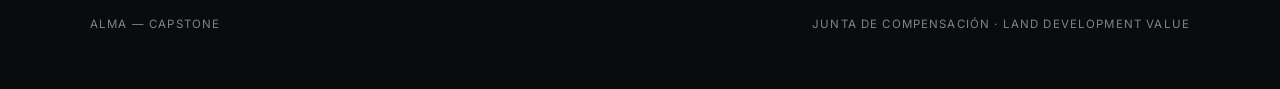
<file: ALMA-App-v2/index.html>
<!DOCTYPE html>
<html lang="en">
<head>
<meta charset="UTF-8">
<meta name="viewport" content="width=device-width, initial-scale=1.0">
<title>ALMA — Capstone Dashboard</title>
<link rel="preconnect" href="https://fonts.googleapis.com">
<link rel="preconnect" href="https://fonts.gstatic.com" crossorigin>
<link href="https://fonts.googleapis.com/css2?family=Inter:wght@300;400;500;600;700&display=swap" rel="stylesheet">
<style>
  :root{
    --bg:#0a0b0d; --bg-2:#121419; --surface:#121419; --surface-2:#171a20;
    --accent:#c9a86a; --accent-d:#d8bd86; --blue-l:#9aa0aa;
    --ink:#f3f4f6; --ink-2:rgba(241,242,245,.68); --ink-3:rgba(241,242,245,.52);
    --line:rgba(238,240,243,.12); --line-2:rgba(238,240,243,.2);
    --up:#6fca9a; --down:#e08a72; --gold:#c9a86a;
    --r:16px; --ease:cubic-bezier(.22,.61,.36,1);
  }
  *{box-sizing:border-box;margin:0;padding:0}
  body{background:var(--bg);color:var(--ink);font-family:'Inter',-apple-system,sans-serif;font-weight:400;
    -webkit-font-smoothing:antialiased;font-variant-numeric:tabular-nums;line-height:1.6}
  .wrap{max-width:1180px;margin:0 auto;padding:clamp(28px,5vw,56px) clamp(20px,4vw,40px)}
  .brandbar{display:flex;align-items:center;justify-content:space-between;padding-bottom:26px;border-bottom:1px solid var(--line);margin-bottom:44px}
  .mark{font-weight:300;letter-spacing:.26em;font-size:13px;text-transform:uppercase;color:var(--ink-3)}
  .mark b{color:var(--ink-2);font-weight:500;letter-spacing:.3em}
  .ctx{font-size:12px;color:var(--ink-3);letter-spacing:.16em;text-transform:uppercase;text-align:right;line-height:1.7}
  .kicker{font-size:12px;font-weight:600;letter-spacing:.2em;text-transform:uppercase;color:var(--accent-d);margin-bottom:14px}
  h1{font-size:clamp(34px,5vw,58px);font-weight:600;letter-spacing:-.02em;line-height:1.05;margin-bottom:16px}
  .lede{font-size:clamp(16px,1.7vw,18px);color:var(--ink-2);max-width:760px;margin-bottom:44px}

  /* KPI strip */
  .kpis{display:grid;grid-template-columns:repeat(4,1fr);gap:16px;margin-bottom:20px}
  .kpi{background:var(--surface);border:1px solid var(--line);border-radius:14px;padding:22px 22px}
  .kpi .kl{font-size:11.5px;letter-spacing:.1em;text-transform:uppercase;color:var(--ink-3)}
  .kpi .kv{font-size:clamp(26px,2.6vw,34px);font-weight:700;letter-spacing:-.02em;margin-top:10px}
  .kpi .kv.up{color:var(--up)} .kpi .kv.gold{color:var(--gold)} .kpi .kv.acc{color:var(--accent)}
  .kpi .ks{font-size:12px;color:var(--ink-3);margin-top:7px}
  @media(max-width:900px){.kpis{grid-template-columns:1fr 1fr}}

  /* page cards */
  .sec-h{font-size:12px;letter-spacing:.16em;text-transform:uppercase;color:var(--ink-3);margin:44px 0 18px}
  .pages{display:grid;grid-template-columns:repeat(3,1fr);gap:18px}
  @media(max-width:900px){.pages{grid-template-columns:1fr}}
  .pcard{background:var(--surface);border:1px solid var(--line);border-radius:16px;padding:28px 26px;text-decoration:none;
    color:var(--ink);display:flex;flex-direction:column;transition:.22s var(--ease);position:relative;overflow:hidden}
  .pcard:hover{border-color:var(--accent-d);background:var(--surface-2);transform:translateY(-3px)}
  .pcard .pn{font-size:11px;letter-spacing:.14em;text-transform:uppercase;color:var(--accent-d);font-weight:600}
  .pcard h3{font-size:23px;font-weight:600;letter-spacing:-.01em;margin:10px 0 12px}
  .pcard .pd{font-size:14px;color:var(--ink-2);line-height:1.6;flex:1}
  .pcard .pm{margin-top:22px;padding-top:18px;border-top:1px solid var(--line);display:flex;align-items:baseline;justify-content:space-between}
  .pcard .pmv{font-size:24px;font-weight:700;letter-spacing:-.02em}
  .pcard .pmv.up{color:var(--up)} .pcard .pmv.gold{color:var(--gold)} .pcard .pmv.acc{color:var(--accent)}
  .pcard .open{font-size:13px;color:var(--accent-d);font-weight:600;display:inline-flex;gap:6px;transition:gap .2s}
  .pcard:hover .open{gap:11px}
  .foot{margin-top:52px;padding-top:22px;border-top:1px solid var(--line);font-size:11.5px;letter-spacing:.1em;
    text-transform:uppercase;color:var(--ink-3);display:flex;justify-content:space-between;flex-wrap:wrap;gap:10px}

  /* ---- hero banner (intro) ---- */
  .hero-banner{position:relative;border:1px solid var(--line);border-radius:18px;overflow:hidden;
    background:radial-gradient(120% 140% at 85% -20%,rgba(201,168,106,.16),transparent 55%),linear-gradient(160deg,var(--surface),#0a0b0d);
    padding:clamp(30px,4.5vw,58px) clamp(26px,4vw,54px) 0;margin-bottom:26px}
  .hb-kick{font-size:12px;letter-spacing:.22em;text-transform:uppercase;color:var(--accent);font-weight:600;margin-bottom:14px}
  .hb-mark{font-size:clamp(58px,13vw,150px);font-weight:700;letter-spacing:-.04em;line-height:.9;color:var(--ink);
    background:linear-gradient(90deg,var(--ink) 55%,var(--accent));-webkit-background-clip:text;background-clip:text}
  .hb-logo{width:min(300px,58%);height:auto;display:block;margin:2px 0 8px}
  @media(max-width:680px){.hb-logo{width:min(220px,70%);margin:6px auto 10px}}
  .hb-tag{font-size:clamp(14px,1.6vw,17px);color:var(--ink-2);max-width:560px;margin:16px 0 clamp(26px,3vw,40px);line-height:1.55}
  .hb-skyline{display:flex;align-items:flex-end;gap:clamp(4px,.9vw,9px);height:clamp(70px,9vw,120px);
    margin:0 calc(-1*clamp(26px,4vw,54px));padding:0 clamp(26px,4vw,54px);opacity:.9}
  .hb-skyline i{flex:1;border-radius:3px 3px 0 0;display:block;min-width:6px}
  @media(max-width:640px){
    html,body{overflow-x:hidden;max-width:100%}
    .brandbar{flex-direction:column;align-items:stretch;gap:7px}
    .brandbar>*{max-width:100%;min-width:0;overflow-wrap:anywhere}
    .brandbar .ctx,.brandbar .madrid-t{text-align:left}
    body :where(div,span,p,b,small,td,th,a,li){min-width:0}
    body :where(.top,.arow,.crow,.lr,.zr,.headline-val,.wf,.costhead,.persqm,.skyhead,.labs,.stat,.metrow,.herolegend,.madrid,.plstrip,.kpi,.pm,.kpis){flex-wrap:wrap}
    body :where(p,.note,.formula,.sub,.assump,.meta,.lede,.pd,td,.lh,.fm,.h-sub){overflow-wrap:anywhere}
    table{table-layout:fixed;width:100%}
  }
</style>
</head>
<body>
<div class="wrap">
  <div class="brandbar">
    <div class="mark"><b>ALMA</b> · Capstone</div>
    <div class="ctx"><span style="color:var(--ink-2)">Capstone team — Oliver · Miguel · Lisa · Caragh · Andre</span><br>Residual land-value model · IE MRED 2026</div>
  </div>

  <div class="hero-banner">
    <div class="hb-kick">UZP 02.02 · Vicálvaro · Madrid</div>
    <img class="hb-logo" src="alma-logo.png" alt="ALMA — Armonía · Libertad · Movimiento · Arraigo">
    <div class="hb-tag">A residual land-value model for the densification of the ALMA site — the land value it creates, how the land is distributed, and what the city gets.</div>
    <div class="hb-skyline"><i style="height:38%;background:var(--accent)"></i><i style="height:52%;background:var(--slate)"></i><i style="height:44%;background:var(--slate)"></i><i style="height:66%;background:var(--slate)"></i><i style="height:58%;background:var(--slate)"></i><i style="height:74%;background:var(--accent)"></i><i style="height:49%;background:var(--slate)"></i><i style="height:88%;background:var(--up)"></i><i style="height:62%;background:var(--slate)"></i><i style="height:55%;background:var(--slate)"></i><i style="height:100%;background:var(--up)"></i><i style="height:70%;background:var(--slate)"></i><i style="height:46%;background:var(--slate)"></i><i style="height:60%;background:var(--slate)"></i><i style="height:82%;background:var(--slate)"></i><i style="height:50%;background:var(--accent)"></i><i style="height:64%;background:var(--slate)"></i><i style="height:42%;background:var(--slate)"></i><i style="height:56%;background:var(--slate)"></i><i style="height:72%;background:var(--slate)"></i><i style="height:48%;background:var(--accent)"></i><i style="height:58%;background:var(--slate)"></i></div>
  </div>

  <div class="kicker">ALMA · UZP 02.02 · Vicálvaro, Madrid</div>
  <h1>Capstone Dashboard</h1>
  <p class="lede">A densification proposal for ALMA, modelled end-to-end: the <b style="color:var(--ink)">residual land value</b> it creates, how the <b style="color:var(--ink)">land is distributed</b>, and what the <b style="color:var(--ink)">municipality</b> gets. All figures flow from one model.</p>

  <!-- KPI strip -->
  <div class="kpis">
    <div class="kpi"><div class="kl">Residual land value</div><div class="kv up">€687 m</div><div class="ks">proposed · phased FAR 0.80 / 1.05</div></div>
    <div class="kpi"><div class="kl">Value created</div><div class="kv gold">+€432 m</div><div class="ks">×2.7 vs today's FAR 0.39 (€255 m)</div></div>
    <div class="kpi"><div class="kl">Homes · residents</div><div class="kv acc">16,370</div><div class="ks">≈ 37,651 residents · 15,310 /km²</div></div>
    <div class="kpi"><div class="kl">Municipality · net 30 yr</div><div class="kv up">+€773 m</div><div class="ks">incl. public-asset value</div></div>
  </div>

  <div class="sec-h">The model · three views</div>
  <div class="pages">
    <a class="pcard" href="land-value.html">
      <div class="pn">01 · Land value</div>
      <h3>Residual land value</h3>
      <div class="pd">GDV − construction − urbanisation − Junta fee − 25% margin, per phase. Adjust density &amp; affordable mix; the land value recomputes live.</div>
      <div class="pm"><span class="pmv up">€687 m</span><span class="open">Open →</span></div>
    </a>
    <a class="pcard" href="land-distribution.html">
      <div class="pn">02 · Land distribution</div>
      <h3>How the land splits</h3>
      <div class="pd">Developable vs green reserve, the 0.50×GFA public cesiones (green · social · transport · connections) and the buildable plots (solares) left for sale.</div>
      <div class="pm"><span class="pmv acc">0.50 × GFA</span><span class="open">Open →</span></div>
    </a>
    <a class="pcard" href="city.html">
      <div class="pn">03 · City view</div>
      <h3>The municipality's P&amp;L</h3>
      <div class="pd">The same densification seen from the Ayuntamiento — revenue, OPEX and CAPEX over 30 years, netting to the public bottom line. Population computed from density.</div>
      <div class="pm"><span class="pmv up">+€773 m</span><span class="open">Open →</span></div>
    </a>
  </div>

  <div class="foot"><span>ALMA — Capstone</span><span>Junta de Compensación · land development value</span></div>
</div>
</body>
</html>
</file>
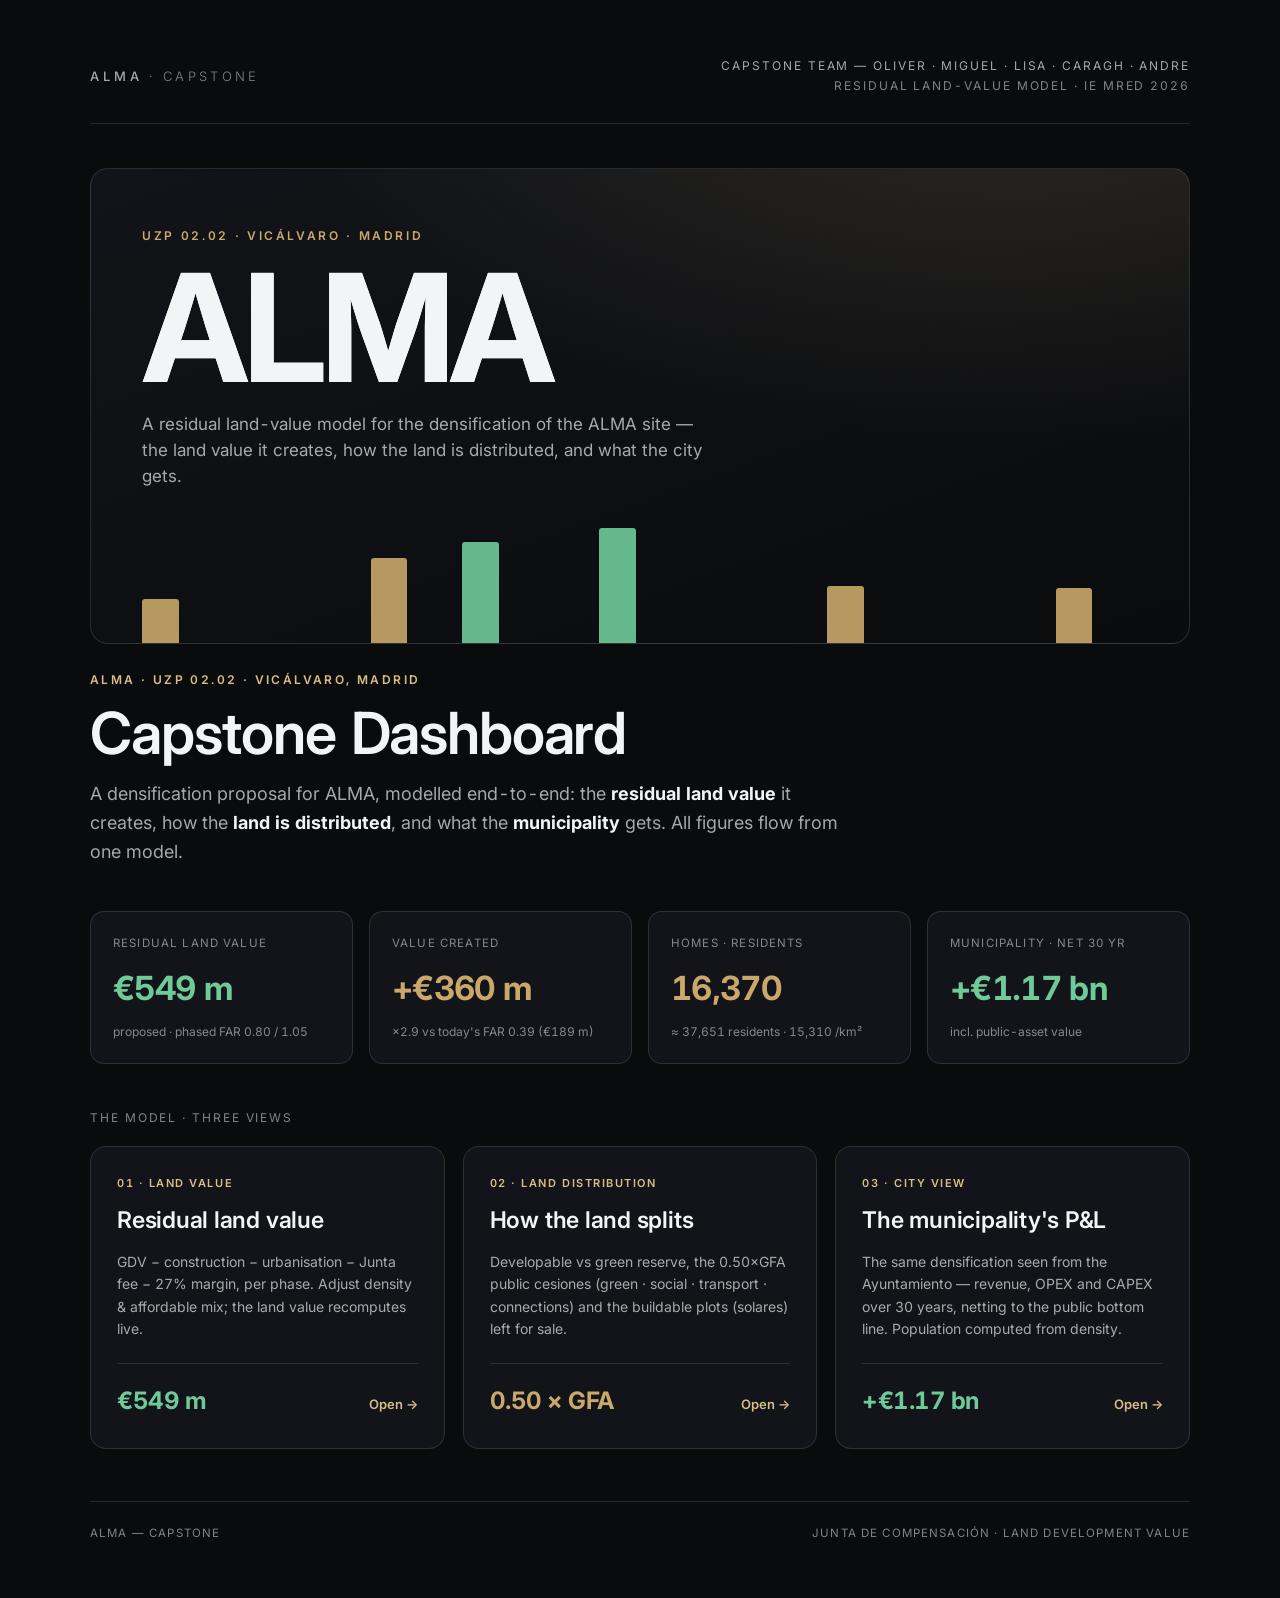
<file: ALMA-App/index.html>
<!DOCTYPE html>
<html lang="en">
<head>
<meta charset="UTF-8">
<meta name="viewport" content="width=device-width, initial-scale=1.0">
<title>ALMA — Capstone Dashboard</title>
<link rel="preconnect" href="https://fonts.googleapis.com">
<link rel="preconnect" href="https://fonts.gstatic.com" crossorigin>
<link href="https://fonts.googleapis.com/css2?family=Inter:wght@300;400;500;600;700&display=swap" rel="stylesheet">
<style>
  :root{
    --bg:#0a0b0d; --bg-2:#121419; --surface:#121419; --surface-2:#171a20;
    --accent:#c9a86a; --accent-d:#d8bd86; --blue-l:#9aa0aa;
    --ink:#f3f4f6; --ink-2:rgba(241,242,245,.68); --ink-3:rgba(241,242,245,.52);
    --line:rgba(238,240,243,.12); --line-2:rgba(238,240,243,.2);
    --up:#6fca9a; --down:#e08a72; --gold:#c9a86a;
    --r:16px; --ease:cubic-bezier(.22,.61,.36,1);
  }
  *{box-sizing:border-box;margin:0;padding:0}
  body{background:var(--bg);color:var(--ink);font-family:'Inter',-apple-system,sans-serif;font-weight:400;
    -webkit-font-smoothing:antialiased;font-variant-numeric:tabular-nums;line-height:1.6}
  .wrap{max-width:1180px;margin:0 auto;padding:clamp(28px,5vw,56px) clamp(20px,4vw,40px)}
  .brandbar{display:flex;align-items:center;justify-content:space-between;padding-bottom:26px;border-bottom:1px solid var(--line);margin-bottom:44px}
  .mark{font-weight:300;letter-spacing:.26em;font-size:13px;text-transform:uppercase;color:var(--ink-3)}
  .mark b{color:var(--ink-2);font-weight:500;letter-spacing:.3em}
  .ctx{font-size:12px;color:var(--ink-3);letter-spacing:.16em;text-transform:uppercase;text-align:right;line-height:1.7}
  .kicker{font-size:12px;font-weight:600;letter-spacing:.2em;text-transform:uppercase;color:var(--accent-d);margin-bottom:14px}
  h1{font-size:clamp(34px,5vw,58px);font-weight:600;letter-spacing:-.02em;line-height:1.05;margin-bottom:16px}
  .lede{font-size:clamp(16px,1.7vw,18px);color:var(--ink-2);max-width:760px;margin-bottom:44px}

  /* KPI strip */
  .kpis{display:grid;grid-template-columns:repeat(4,1fr);gap:16px;margin-bottom:20px}
  .kpi{background:var(--surface);border:1px solid var(--line);border-radius:14px;padding:22px 22px}
  .kpi .kl{font-size:11.5px;letter-spacing:.1em;text-transform:uppercase;color:var(--ink-3)}
  .kpi .kv{font-size:clamp(26px,2.6vw,34px);font-weight:700;letter-spacing:-.02em;margin-top:10px}
  .kpi .kv.up{color:var(--up)} .kpi .kv.gold{color:var(--gold)} .kpi .kv.acc{color:var(--accent)}
  .kpi .ks{font-size:12px;color:var(--ink-3);margin-top:7px}
  @media(max-width:900px){.kpis{grid-template-columns:1fr 1fr}}

  /* page cards */
  .sec-h{font-size:12px;letter-spacing:.16em;text-transform:uppercase;color:var(--ink-3);margin:44px 0 18px}
  .pages{display:grid;grid-template-columns:repeat(3,1fr);gap:18px}
  @media(max-width:900px){.pages{grid-template-columns:1fr}}
  .pcard{background:var(--surface);border:1px solid var(--line);border-radius:16px;padding:28px 26px;text-decoration:none;
    color:var(--ink);display:flex;flex-direction:column;transition:.22s var(--ease);position:relative;overflow:hidden}
  .pcard:hover{border-color:var(--accent-d);background:var(--surface-2);transform:translateY(-3px)}
  .pcard .pn{font-size:11px;letter-spacing:.14em;text-transform:uppercase;color:var(--accent-d);font-weight:600}
  .pcard h3{font-size:23px;font-weight:600;letter-spacing:-.01em;margin:10px 0 12px}
  .pcard .pd{font-size:14px;color:var(--ink-2);line-height:1.6;flex:1}
  .pcard .pm{margin-top:22px;padding-top:18px;border-top:1px solid var(--line);display:flex;align-items:baseline;justify-content:space-between}
  .pcard .pmv{font-size:24px;font-weight:700;letter-spacing:-.02em}
  .pcard .pmv.up{color:var(--up)} .pcard .pmv.gold{color:var(--gold)} .pcard .pmv.acc{color:var(--accent)}
  .pcard .open{font-size:13px;color:var(--accent-d);font-weight:600;display:inline-flex;gap:6px;transition:gap .2s}
  .pcard:hover .open{gap:11px}
  .foot{margin-top:52px;padding-top:22px;border-top:1px solid var(--line);font-size:11.5px;letter-spacing:.1em;
    text-transform:uppercase;color:var(--ink-3);display:flex;justify-content:space-between;flex-wrap:wrap;gap:10px}

  /* ---- hero banner (intro) ---- */
  .hero-banner{position:relative;border:1px solid var(--line);border-radius:18px;overflow:hidden;
    background:radial-gradient(120% 140% at 85% -20%,rgba(201,168,106,.16),transparent 55%),linear-gradient(160deg,var(--surface),#0a0b0d);
    padding:clamp(30px,4.5vw,58px) clamp(26px,4vw,54px) 0;margin-bottom:26px}
  .hb-kick{font-size:12px;letter-spacing:.22em;text-transform:uppercase;color:var(--accent);font-weight:600;margin-bottom:14px}
  .hb-mark{font-size:clamp(58px,13vw,150px);font-weight:700;letter-spacing:-.04em;line-height:.9;color:var(--ink);
    background:linear-gradient(90deg,var(--ink) 55%,var(--accent));-webkit-background-clip:text;background-clip:text}
  .hb-tag{font-size:clamp(14px,1.6vw,17px);color:var(--ink-2);max-width:560px;margin:16px 0 clamp(26px,3vw,40px);line-height:1.55}
  .hb-skyline{display:flex;align-items:flex-end;gap:clamp(4px,.9vw,9px);height:clamp(70px,9vw,120px);
    margin:0 calc(-1*clamp(26px,4vw,54px));padding:0 clamp(26px,4vw,54px);opacity:.9}
  .hb-skyline i{flex:1;border-radius:3px 3px 0 0;display:block;min-width:6px}
</style>
</head>
<body>
<div class="wrap">
  <div class="brandbar">
    <div class="mark"><b>ALMA</b> · Capstone</div>
    <div class="ctx"><span style="color:var(--ink-2)">Capstone team — Oliver · Miguel · Lisa · Caragh · Andre</span><br>Residual land-value model · IE MRED 2026</div>
  </div>

  <div class="hero-banner">
    <div class="hb-kick">UZP 02.02 · Vicálvaro · Madrid</div>
    <div class="hb-mark">ALMA</div>
    <div class="hb-tag">A residual land-value model for the densification of the ALMA site — the land value it creates, how the land is distributed, and what the city gets.</div>
    <div class="hb-skyline"><i style="height:38%;background:var(--accent)"></i><i style="height:52%;background:var(--slate)"></i><i style="height:44%;background:var(--slate)"></i><i style="height:66%;background:var(--slate)"></i><i style="height:58%;background:var(--slate)"></i><i style="height:74%;background:var(--accent)"></i><i style="height:49%;background:var(--slate)"></i><i style="height:88%;background:var(--up)"></i><i style="height:62%;background:var(--slate)"></i><i style="height:55%;background:var(--slate)"></i><i style="height:100%;background:var(--up)"></i><i style="height:70%;background:var(--slate)"></i><i style="height:46%;background:var(--slate)"></i><i style="height:60%;background:var(--slate)"></i><i style="height:82%;background:var(--slate)"></i><i style="height:50%;background:var(--accent)"></i><i style="height:64%;background:var(--slate)"></i><i style="height:42%;background:var(--slate)"></i><i style="height:56%;background:var(--slate)"></i><i style="height:72%;background:var(--slate)"></i><i style="height:48%;background:var(--accent)"></i><i style="height:58%;background:var(--slate)"></i></div>
  </div>

  <div class="kicker">ALMA · UZP 02.02 · Vicálvaro, Madrid</div>
  <h1>Capstone Dashboard</h1>
  <p class="lede">A densification proposal for ALMA, modelled end-to-end: the <b style="color:var(--ink)">residual land value</b> it creates, how the <b style="color:var(--ink)">land is distributed</b>, and what the <b style="color:var(--ink)">municipality</b> gets. All figures flow from one model.</p>

  <!-- KPI strip -->
  <div class="kpis">
    <div class="kpi"><div class="kl">Residual land value</div><div class="kv up">€549 m</div><div class="ks">proposed · phased FAR 0.80 / 1.05</div></div>
    <div class="kpi"><div class="kl">Value created</div><div class="kv gold">+€360 m</div><div class="ks">×2.9 vs today's FAR 0.39 (€189 m)</div></div>
    <div class="kpi"><div class="kl">Homes · residents</div><div class="kv acc">16,370</div><div class="ks">≈ 37,651 residents · 15,310 /km²</div></div>
    <div class="kpi"><div class="kl">Municipality · net 30 yr</div><div class="kv up">+€1.17 bn</div><div class="ks">incl. public-asset value</div></div>
  </div>

  <div class="sec-h">The model · three views</div>
  <div class="pages">
    <a class="pcard" href="land-value.html">
      <div class="pn">01 · Land value</div>
      <h3>Residual land value</h3>
      <div class="pd">GDV − construction − urbanisation − Junta fee − 27% margin, per phase. Adjust density &amp; affordable mix; the land value recomputes live.</div>
      <div class="pm"><span class="pmv up">€549 m</span><span class="open">Open →</span></div>
    </a>
    <a class="pcard" href="land-distribution.html">
      <div class="pn">02 · Land distribution</div>
      <h3>How the land splits</h3>
      <div class="pd">Developable vs green reserve, the 0.50×GFA public cesiones (green · social · transport · connections) and the buildable plots (solares) left for sale.</div>
      <div class="pm"><span class="pmv acc">0.50 × GFA</span><span class="open">Open →</span></div>
    </a>
    <a class="pcard" href="city.html">
      <div class="pn">03 · City view</div>
      <h3>The municipality's P&amp;L</h3>
      <div class="pd">The same densification seen from the Ayuntamiento — revenue, OPEX and CAPEX over 30 years, netting to the public bottom line. Population computed from density.</div>
      <div class="pm"><span class="pmv up">+€1.17 bn</span><span class="open">Open →</span></div>
    </a>
  </div>

  <div class="foot"><span>ALMA — Capstone</span><span>Junta de Compensación · land development value</span></div>
</div>
</body>
</html>
</file>
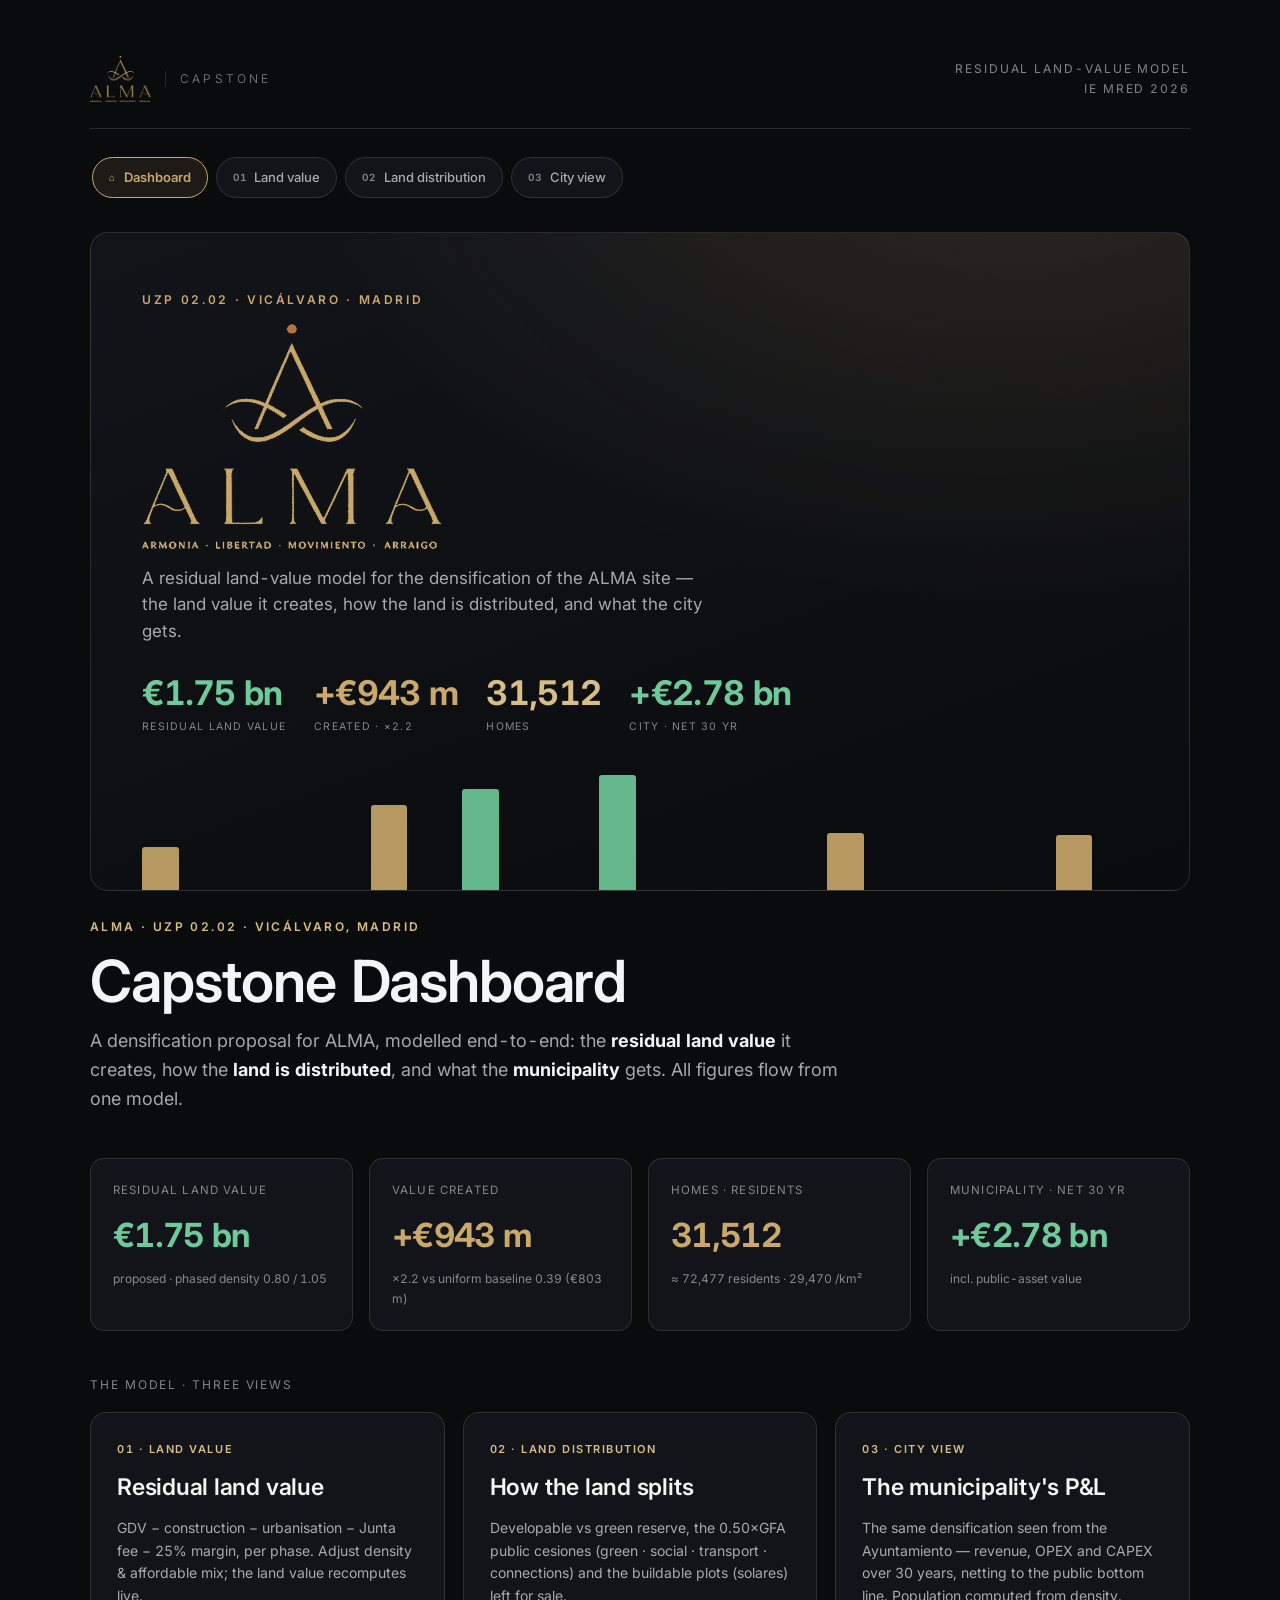
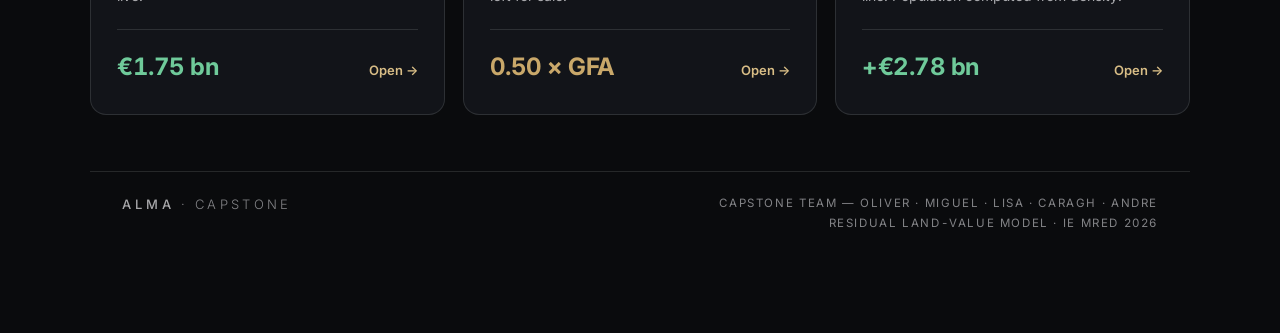
<file: alma/index.html>
<!DOCTYPE html>
<html lang="en">
<head>
<meta charset="UTF-8">
<meta name="viewport" content="width=device-width, initial-scale=1.0">
<title>ALMA — Capstone Dashboard</title>
<link rel="preconnect" href="https://fonts.googleapis.com">
<link rel="preconnect" href="https://fonts.gstatic.com" crossorigin>
<link href="https://fonts.googleapis.com/css2?family=Inter:wght@300;400;500;600;700&display=swap" rel="stylesheet">
<style>
  :root{
    --bg:#0a0b0d; --bg-2:#121419; --surface:#121419; --surface-2:#171a20;
    --accent:#c9a86a; --accent-d:#d8bd86; --blue-l:#9aa0aa;
    --ink:#f3f4f6; --ink-2:rgba(241,242,245,.68); --ink-3:rgba(241,242,245,.52);
    --line:rgba(238,240,243,.12); --line-2:rgba(238,240,243,.2);
    --up:#6fca9a; --down:#e08a72; --gold:#c9a86a;
    --r:16px; --ease:cubic-bezier(.22,.61,.36,1);
  }
  *{box-sizing:border-box;margin:0;padding:0}
  body{background:var(--bg);color:var(--ink);font-family:'Inter',-apple-system,sans-serif;font-weight:400;
    -webkit-font-smoothing:antialiased;font-variant-numeric:tabular-nums;line-height:1.6}
  .wrap{max-width:1180px;margin:0 auto;padding:clamp(28px,5vw,56px) clamp(20px,4vw,40px)}
  .brandbar{display:flex;align-items:center;justify-content:space-between;padding-bottom:26px;border-bottom:1px solid var(--line);margin-bottom:44px}
  .mark{font-weight:300;letter-spacing:.26em;font-size:13px;text-transform:uppercase;color:var(--ink-3)}
  .mark b{color:var(--ink-2);font-weight:500;letter-spacing:.3em}
  .brand{display:flex;align-items:center;gap:14px;text-decoration:none;min-width:0}
  .brand-logo{height:46px;width:auto;display:block}
  .brand-sub{font-weight:300;letter-spacing:.26em;font-size:12px;text-transform:uppercase;color:var(--ink-3);border-left:1px solid var(--line);padding-left:14px;line-height:1.3}
  @media(max-width:640px){.brand-logo{height:38px}.brand{gap:11px}.brand-sub{padding-left:11px;font-size:11px}}
  .pagenav{display:flex;gap:8px;margin:-18px 0 32px;overflow-x:auto;-webkit-overflow-scrolling:touch;scrollbar-width:none;padding:2px}
  .pagenav::-webkit-scrollbar{display:none}
  .pagenav a{flex:none;display:inline-flex;align-items:center;gap:8px;padding:9px 16px;border:1px solid var(--line);border-radius:999px;background:var(--surface);color:var(--ink-2);text-decoration:none;font-size:13px;font-weight:500;white-space:nowrap;transition:border-color .18s,color .18s}
  .pagenav a:hover{border-color:var(--accent-d);color:var(--ink)}
  .pagenav a.act{border-color:var(--accent);color:var(--accent);background:rgba(201,168,106,.1);font-weight:600;pointer-events:none}
  .pagenav a .n{font-size:10px;color:var(--ink-3);font-weight:600;letter-spacing:.08em}
  .pagenav a.act .n{color:var(--accent-d)}
  @media(max-width:640px){.pagenav{margin:-14px calc(-1*clamp(20px,4vw,40px)) 26px;padding:2px clamp(20px,4vw,40px)}.pagenav a{padding:11px 15px;font-size:12.5px}}
  .ctx{font-size:12px;color:var(--ink-3);letter-spacing:.16em;text-transform:uppercase;text-align:right;line-height:1.7}
  .kicker{font-size:12px;font-weight:600;letter-spacing:.2em;text-transform:uppercase;color:var(--accent-d);margin-bottom:14px}
  h1{font-size:clamp(34px,5vw,58px);font-weight:600;letter-spacing:-.02em;line-height:1.05;margin-bottom:16px}
  .lede{font-size:clamp(16px,1.7vw,18px);color:var(--ink-2);max-width:760px;margin-bottom:44px}

  /* KPI strip */
  .kpis{display:grid;grid-template-columns:repeat(4,1fr);gap:16px;margin-bottom:20px}
  .kpi{background:var(--surface);border:1px solid var(--line);border-radius:14px;padding:22px 22px}
  .kpi .kl{font-size:11.5px;letter-spacing:.1em;text-transform:uppercase;color:var(--ink-3)}
  .kpi .kv{font-size:clamp(26px,2.6vw,34px);font-weight:700;letter-spacing:-.02em;margin-top:10px}
  .kpi .kv.up{color:var(--up)} .kpi .kv.gold{color:var(--gold)} .kpi .kv.acc{color:var(--accent)}
  .kpi .ks{font-size:12px;color:var(--ink-3);margin-top:7px}
  @media(max-width:900px){.kpis{grid-template-columns:1fr 1fr}}

  /* page cards */
  .sec-h{font-size:12px;letter-spacing:.16em;text-transform:uppercase;color:var(--ink-3);margin:44px 0 18px}
  .pages{display:grid;grid-template-columns:repeat(3,1fr);gap:18px}
  @media(max-width:900px){.pages{grid-template-columns:1fr}}
  .pcard{background:var(--surface);border:1px solid var(--line);border-radius:16px;padding:28px 26px;text-decoration:none;
    color:var(--ink);display:flex;flex-direction:column;transition:.22s var(--ease);position:relative;overflow:hidden}
  .pcard:hover{border-color:var(--accent-d);background:var(--surface-2);transform:translateY(-3px)}
  .pcard .pn{font-size:11px;letter-spacing:.14em;text-transform:uppercase;color:var(--accent-d);font-weight:600}
  .pcard h3{font-size:23px;font-weight:600;letter-spacing:-.01em;margin:10px 0 12px}
  .pcard .pd{font-size:14px;color:var(--ink-2);line-height:1.6;flex:1}
  .pcard .pm{margin-top:22px;padding-top:18px;border-top:1px solid var(--line);display:flex;align-items:baseline;justify-content:space-between}
  .pcard .pmv{font-size:24px;font-weight:700;letter-spacing:-.02em}
  .pcard .pmv.up{color:var(--up)} .pcard .pmv.gold{color:var(--gold)} .pcard .pmv.acc{color:var(--accent)}
  .pcard .open{font-size:13px;color:var(--accent-d);font-weight:600;display:inline-flex;gap:6px;transition:gap .2s}
  .pcard:hover .open{gap:11px}
  .foot{margin-top:52px;padding-top:22px;border-top:1px solid var(--line);font-size:11.5px;letter-spacing:.1em;
    text-transform:uppercase;color:var(--ink-3);display:flex;justify-content:space-between;flex-wrap:wrap;gap:10px}

  /* ---- hero banner (intro) ---- */
  .hero-banner{position:relative;border:1px solid var(--line);border-radius:18px;overflow:hidden;
    background:radial-gradient(120% 140% at 85% -20%,rgba(201,168,106,.16),transparent 55%),linear-gradient(160deg,var(--surface),#0a0b0d);
    padding:clamp(30px,4.5vw,58px) clamp(26px,4vw,54px) 0;margin-bottom:26px}
  .hb-kick{font-size:12px;letter-spacing:.22em;text-transform:uppercase;color:var(--accent);font-weight:600;margin-bottom:14px}
  .hb-mark{font-size:clamp(58px,13vw,150px);font-weight:700;letter-spacing:-.04em;line-height:.9;color:var(--ink);
    background:linear-gradient(90deg,var(--ink) 55%,var(--accent));-webkit-background-clip:text;background-clip:text}
  .hb-logo{width:min(300px,58%);height:auto;display:block;margin:2px 0 8px}
  @media(max-width:680px){.hb-logo{width:min(220px,70%);margin:6px auto 10px}}
  .hb-tag{font-size:clamp(14px,1.6vw,17px);color:var(--ink-2);max-width:560px;margin:16px 0 clamp(20px,2.4vw,30px);line-height:1.55}
  .hb-stats{display:flex;gap:10px 28px;flex-wrap:wrap;margin:0 0 clamp(24px,3vw,38px)}
  .hb-stats>div{min-width:0}
  .hb-stats b{display:block;font-size:clamp(24px,3.4vw,34px);font-weight:700;letter-spacing:-.02em;font-variant-numeric:tabular-nums;line-height:1.1}
  .hb-stats .up{color:var(--up)} .hb-stats .gold{color:var(--gold)} .hb-stats .acc{color:var(--accent-d)}
  .hb-stats span{font-size:10.5px;letter-spacing:.12em;text-transform:uppercase;color:var(--ink-3)}
  @media(max-width:680px){.hb-stats{gap:8px 20px}}
  .hb-skyline{display:flex;align-items:flex-end;gap:clamp(4px,.9vw,9px);height:clamp(70px,9vw,120px);
    margin:0 calc(-1*clamp(26px,4vw,54px));padding:0 clamp(26px,4vw,54px);opacity:.9}
  .hb-skyline i{flex:1;border-radius:3px 3px 0 0;display:block;min-width:6px}
  @media(max-width:640px){
    html,body{overflow-x:hidden;max-width:100%}
    .brandbar{flex-direction:column;align-items:stretch;gap:7px}
    .brandbar>*{max-width:100%;min-width:0;overflow-wrap:anywhere}
    .brandbar .ctx,.brandbar .madrid-t{text-align:left}
    body :where(div,span,p,b,small,td,th,a,li){min-width:0}
    body :where(.top,.arow,.crow,.lr,.zr,.headline-val,.wf,.costhead,.persqm,.skyhead,.labs,.stat,.metrow,.herolegend,.madrid,.plstrip,.kpi,.pm,.kpis){flex-wrap:wrap}
    body :where(p,.note,.formula,.sub,.assump,.meta,.lede,.pd,td,.lh,.fm,.h-sub){overflow-wrap:anywhere}
    table{table-layout:fixed;width:100%}
  }

  @media(max-width:520px){.kpis{grid-template-columns:1fr}.kpi{padding:18px 18px}}
  @media(max-width:640px){*{-webkit-tap-highlight-color:transparent}.pcard{border-radius:14px}}
  .page-footer{display:flex;justify-content:space-between;align-items:flex-start;gap:16px;max-width:1180px;margin:56px auto 0;padding:22px 32px 44px;border-top:1px solid var(--line);flex-wrap:wrap}
  .page-footer .pf-l{font-size:13px;font-weight:300;letter-spacing:.26em;text-transform:uppercase;color:var(--ink-3)}
  .page-footer .pf-l b{color:var(--ink-2);font-weight:500;letter-spacing:.3em}
  .page-footer .pf-r{font-size:11.5px;letter-spacing:.14em;text-transform:uppercase;color:var(--ink-3);text-align:right;line-height:1.7}
  @media(max-width:640px){.page-footer{flex-direction:column;gap:8px;padding:20px 16px 44px;margin-top:40px}.page-footer .pf-r{text-align:left}}
</style>
</head>
<body>
<div class="wrap">
  <div class="brandbar">
    <a class="brand" href="index.html"><img class="brand-logo" src="alma-logo-gold.png" alt="ALMA"><span class="brand-sub">Capstone</span></a>
    <div class="ctx">Residual land-value model<br>IE MRED 2026</div>
  </div>

  <nav class="pagenav" aria-label="Model pages">
    <a href="index.html" class="act" aria-current="page"><span class="n">⌂</span>Dashboard</a>
    <a href="land-value.html"><span class="n">01</span>Land value</a>
    <a href="land-distribution.html"><span class="n">02</span>Land distribution</a>
    <a href="city.html"><span class="n">03</span>City view</a>
  </nav>

  <div class="hero-banner">
    <div class="hb-kick">UZP 02.02 · Vicálvaro · Madrid</div>
    <img class="hb-logo" src="alma-logo-gold.png" alt="ALMA — Armonía · Libertad · Movimiento · Arraigo">
    <div class="hb-tag">A residual land-value model for the densification of the ALMA site — the land value it creates, how the land is distributed, and what the city gets.</div>
    <div class="hb-stats">
      <div><b class="up">€1.75 bn</b><span>residual land value</span></div>
      <div><b class="gold">+€943 m</b><span>created · ×2.2</span></div>
      <div><b class="acc">31,512</b><span>homes</span></div>
      <div><b class="up">+€2.78 bn</b><span>city · net 30 yr</span></div>
    </div>
    <div class="hb-skyline"><i style="height:38%;background:var(--accent)"></i><i style="height:52%;background:var(--slate)"></i><i style="height:44%;background:var(--slate)"></i><i style="height:66%;background:var(--slate)"></i><i style="height:58%;background:var(--slate)"></i><i style="height:74%;background:var(--accent)"></i><i style="height:49%;background:var(--slate)"></i><i style="height:88%;background:var(--up)"></i><i style="height:62%;background:var(--slate)"></i><i style="height:55%;background:var(--slate)"></i><i style="height:100%;background:var(--up)"></i><i style="height:70%;background:var(--slate)"></i><i style="height:46%;background:var(--slate)"></i><i style="height:60%;background:var(--slate)"></i><i style="height:82%;background:var(--slate)"></i><i style="height:50%;background:var(--accent)"></i><i style="height:64%;background:var(--slate)"></i><i style="height:42%;background:var(--slate)"></i><i style="height:56%;background:var(--slate)"></i><i style="height:72%;background:var(--slate)"></i><i style="height:48%;background:var(--accent)"></i><i style="height:58%;background:var(--slate)"></i></div>
  </div>

  <div class="kicker">ALMA · UZP 02.02 · Vicálvaro, Madrid</div>
  <h1>Capstone Dashboard</h1>
  <p class="lede">A densification proposal for ALMA, modelled end-to-end: the <b style="color:var(--ink)">residual land value</b> it creates, how the <b style="color:var(--ink)">land is distributed</b>, and what the <b style="color:var(--ink)">municipality</b> gets. All figures flow from one model.</p>

  <!-- KPI strip -->
  <div class="kpis">
    <div class="kpi"><div class="kl">Residual land value</div><div class="kv up">€1.75 bn</div><div class="ks">proposed · phased density 0.80 / 1.05</div></div>
    <div class="kpi"><div class="kl">Value created</div><div class="kv gold">+€943 m</div><div class="ks">×2.2 vs uniform baseline 0.39 (€803 m)</div></div>
    <div class="kpi"><div class="kl">Homes · residents</div><div class="kv acc">31,512</div><div class="ks">≈ 72,477 residents · 29,470 /km²</div></div>
    <div class="kpi"><div class="kl">Municipality · net 30 yr</div><div class="kv up">+€2.78 bn</div><div class="ks">incl. public-asset value</div></div>
  </div>

  <div class="sec-h">The model · three views</div>
  <div class="pages">
    <a class="pcard" href="land-value.html">
      <div class="pn">01 · Land value</div>
      <h3>Residual land value</h3>
      <div class="pd">GDV − construction − urbanisation − Junta fee − 25% margin, per phase. Adjust density &amp; affordable mix; the land value recomputes live.</div>
      <div class="pm"><span class="pmv up">€1.75 bn</span><span class="open">Open →</span></div>
    </a>
    <a class="pcard" href="land-distribution.html">
      <div class="pn">02 · Land distribution</div>
      <h3>How the land splits</h3>
      <div class="pd">Developable vs green reserve, the 0.50×GFA public cesiones (green · social · transport · connections) and the buildable plots (solares) left for sale.</div>
      <div class="pm"><span class="pmv acc">0.50 × GFA</span><span class="open">Open →</span></div>
    </a>
    <a class="pcard" href="city.html">
      <div class="pn">03 · City view</div>
      <h3>The municipality's P&amp;L</h3>
      <div class="pd">The same densification seen from the Ayuntamiento — revenue, OPEX and CAPEX over 30 years, netting to the public bottom line. Population computed from density.</div>
      <div class="pm"><span class="pmv up">+€2.78 bn</span><span class="open">Open →</span></div>
    </a>
  </div>

  <footer class="page-footer"><div class="pf-l"><b>ALMA</b> · Capstone</div><div class="pf-r">Capstone team — Oliver · Miguel · Lisa · Caragh · Andre<br>Residual land-value model · IE MRED 2026</div></footer>
</div>
</body>
</html>
</file>
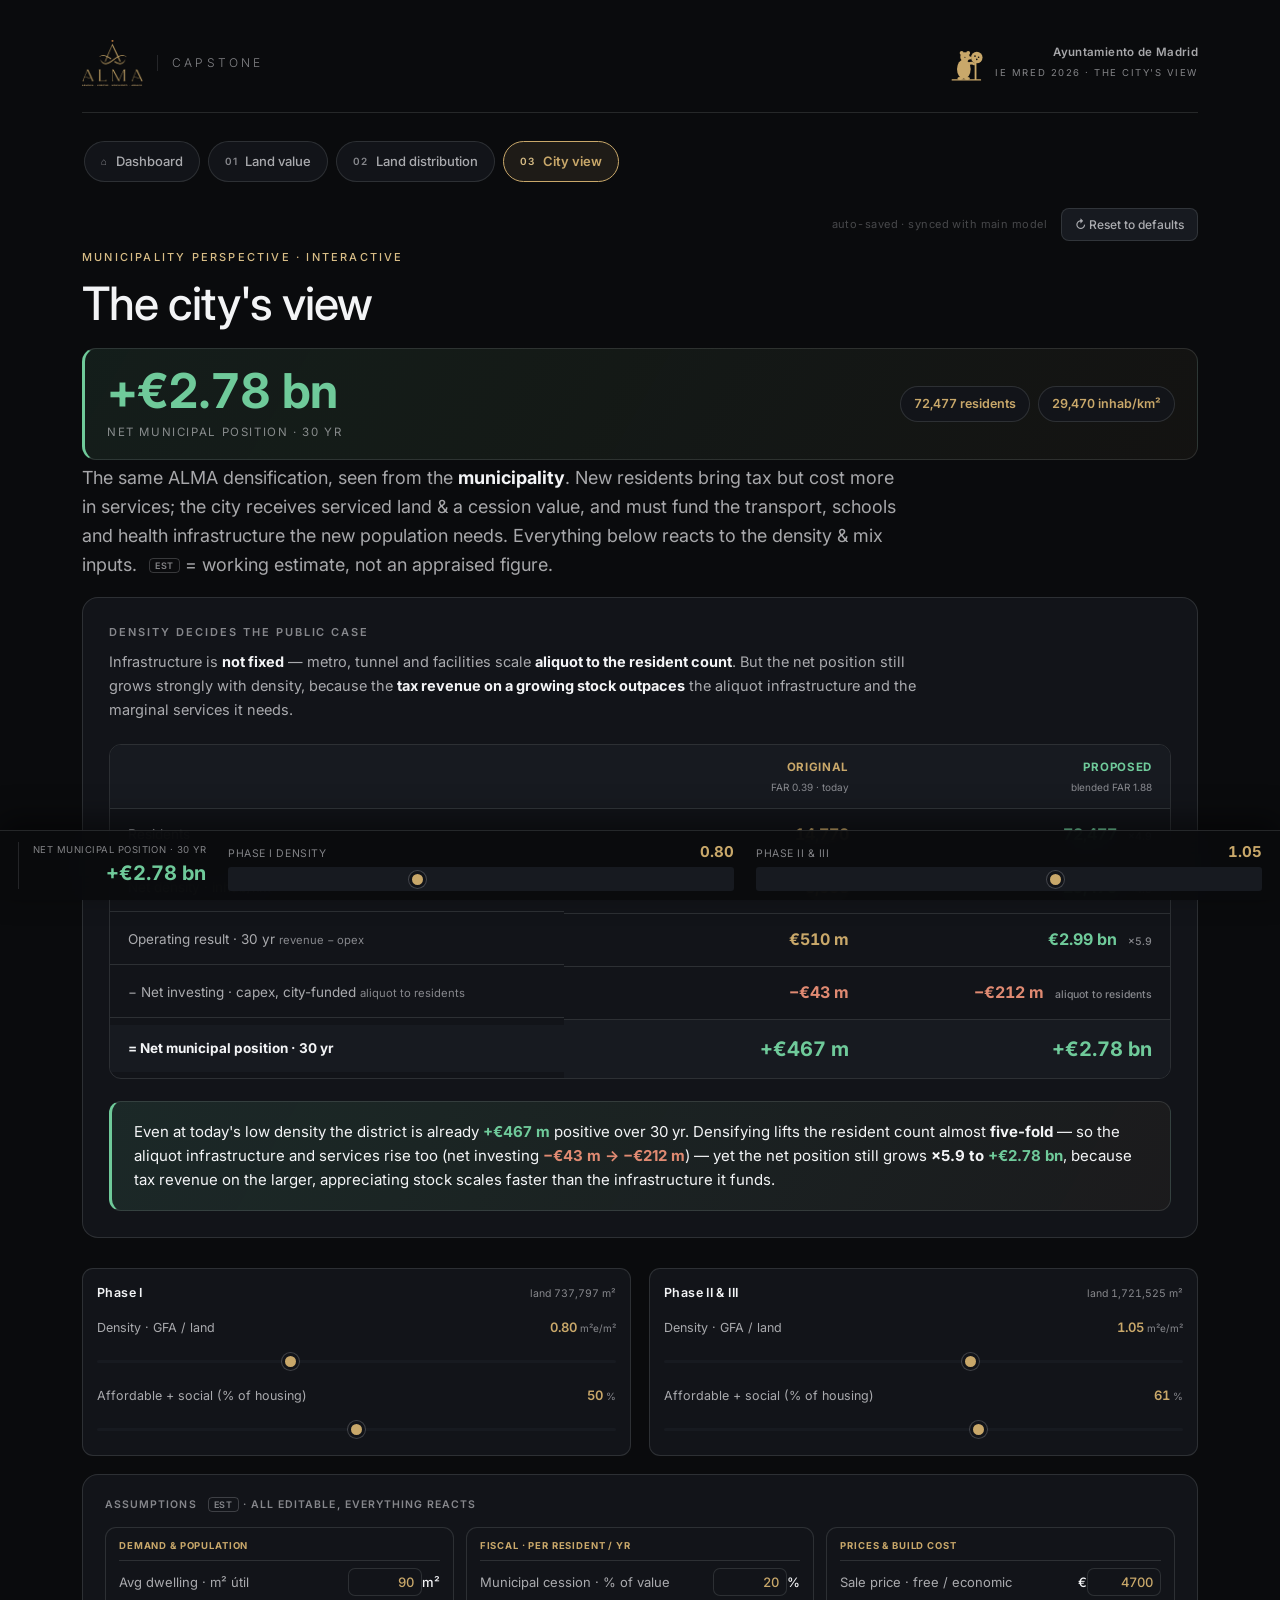
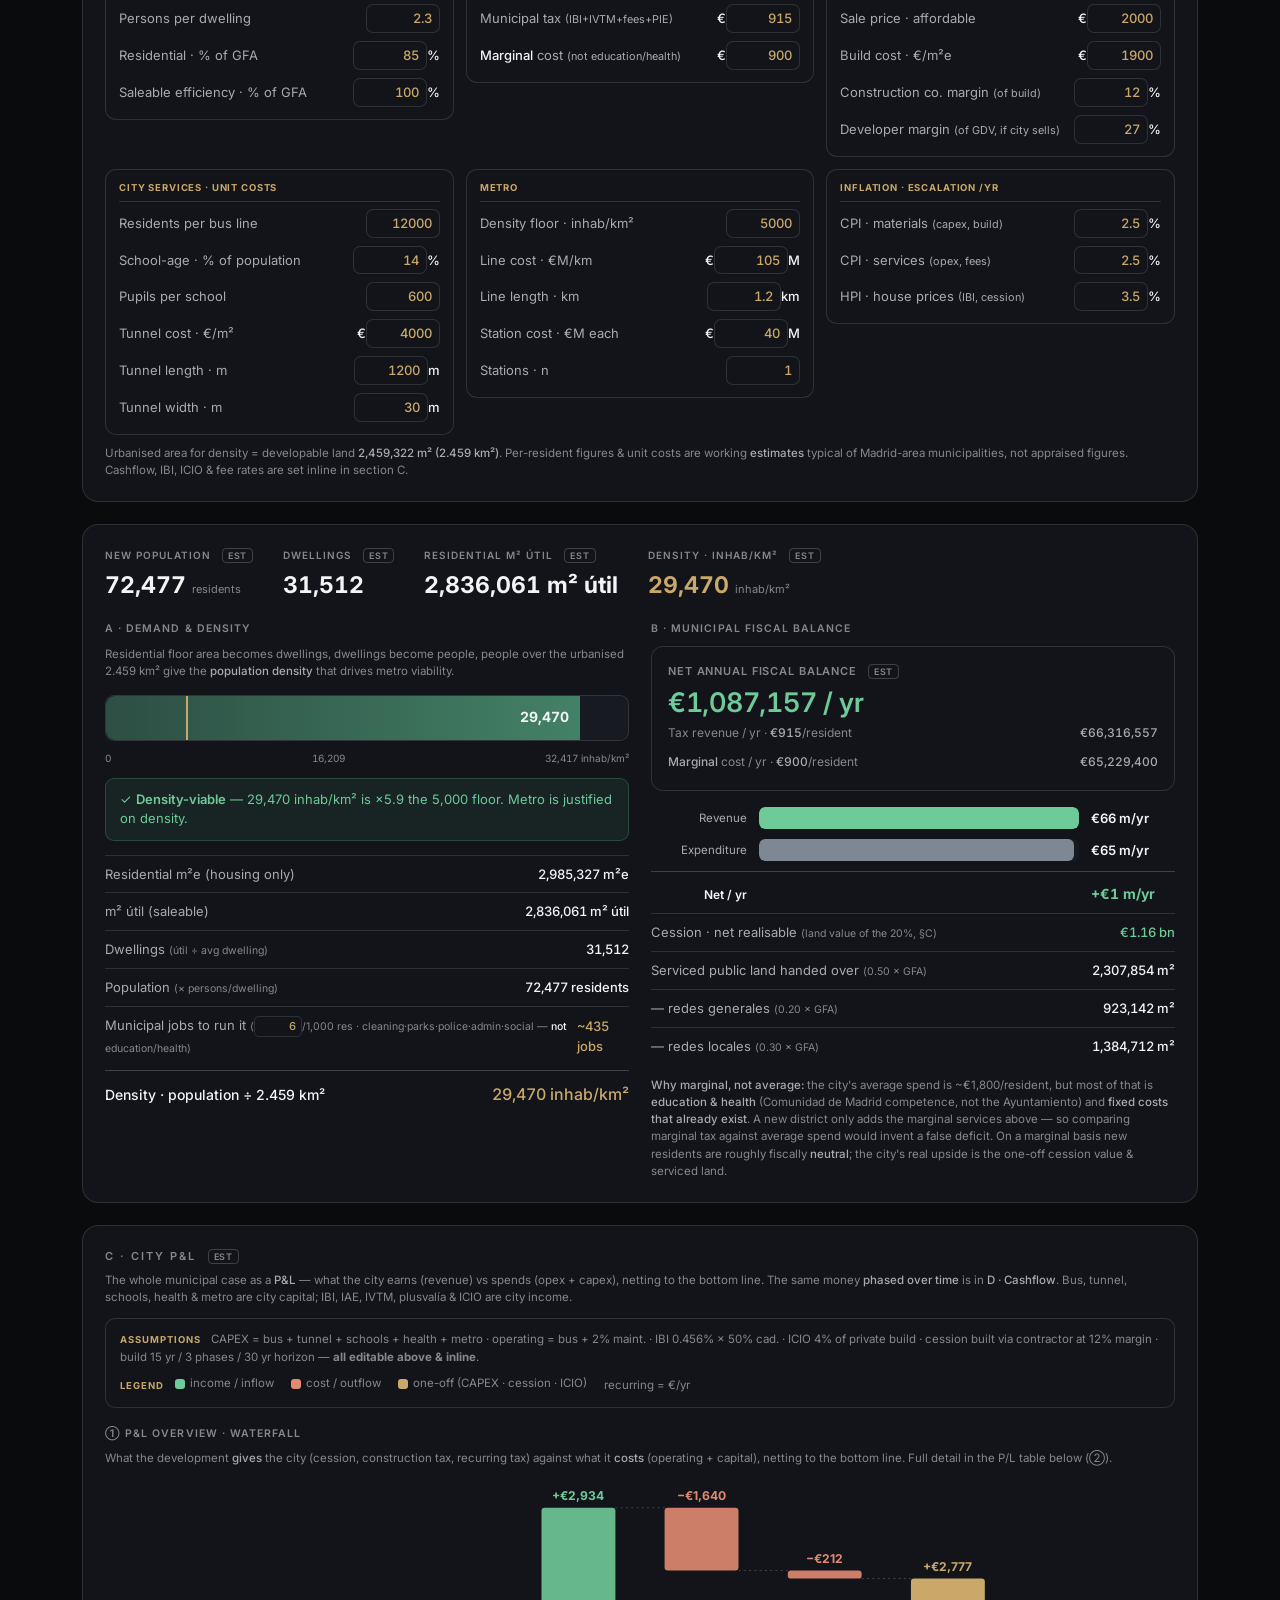
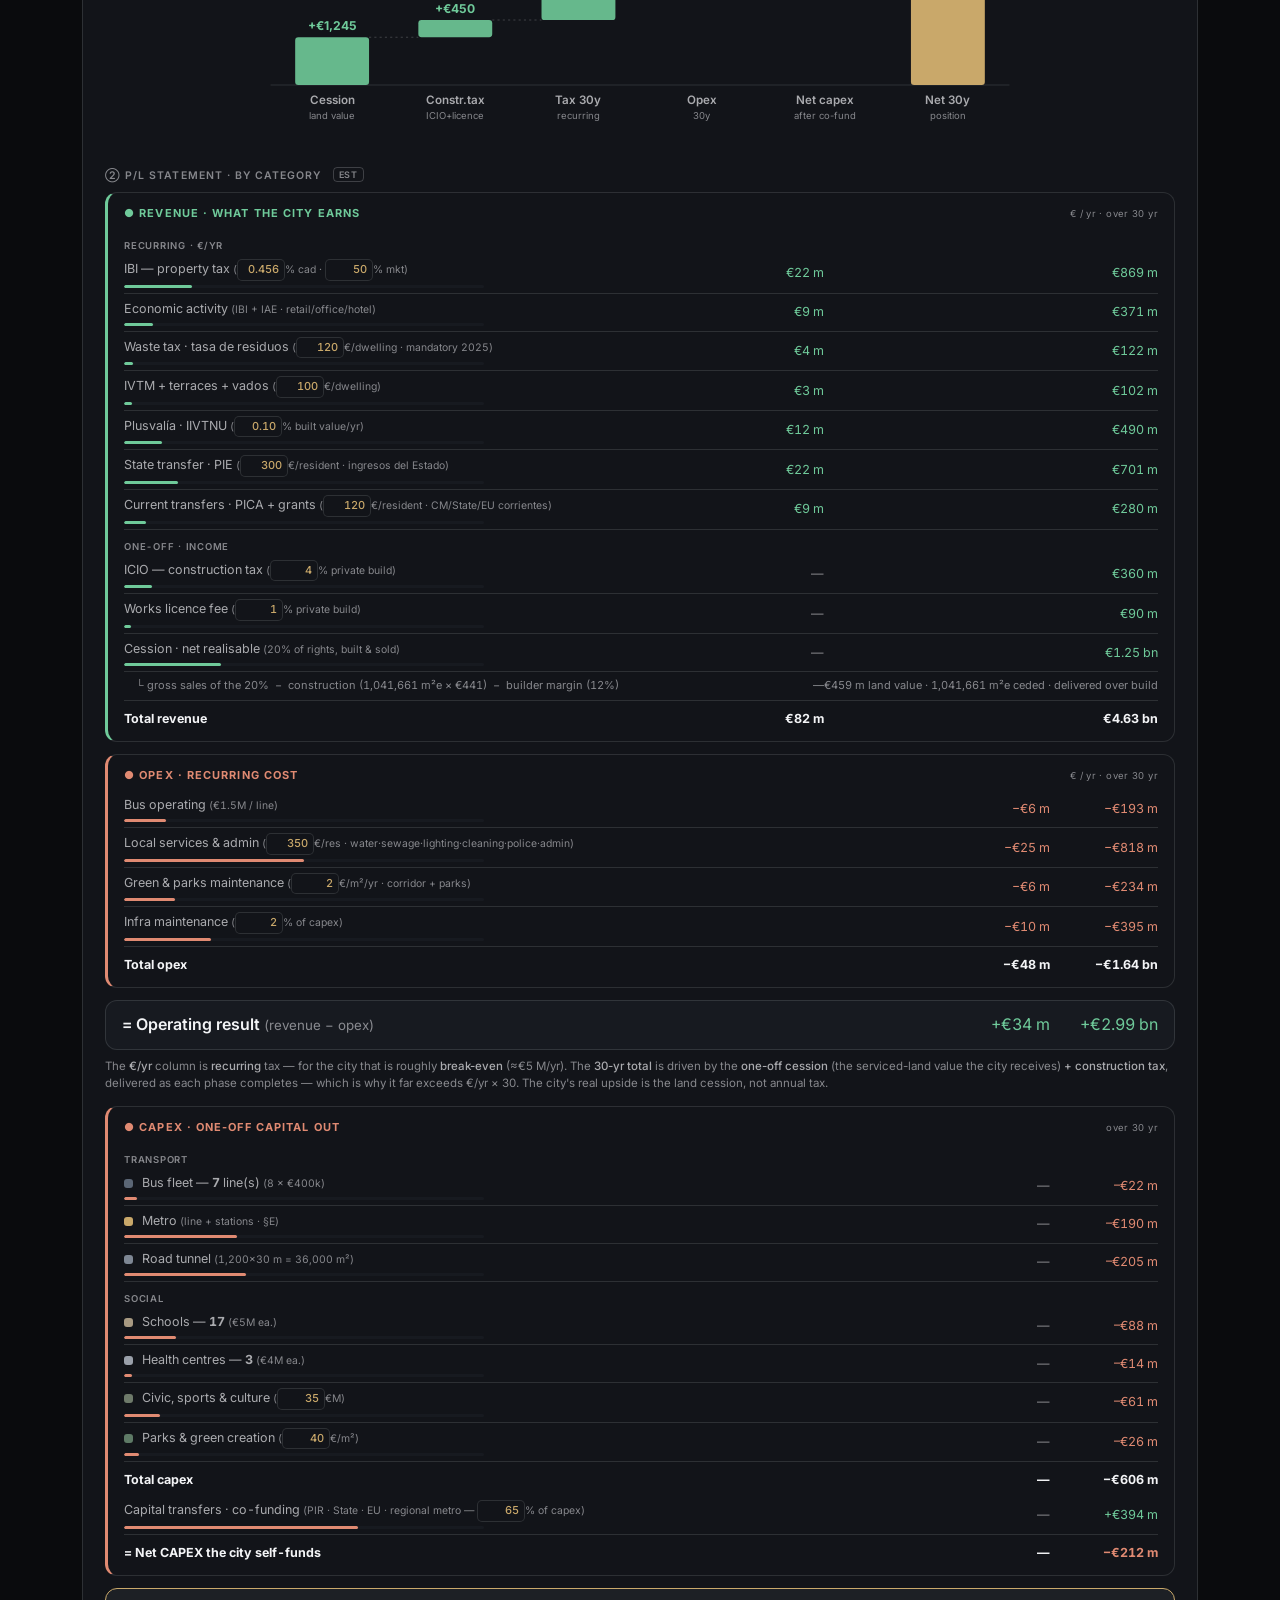
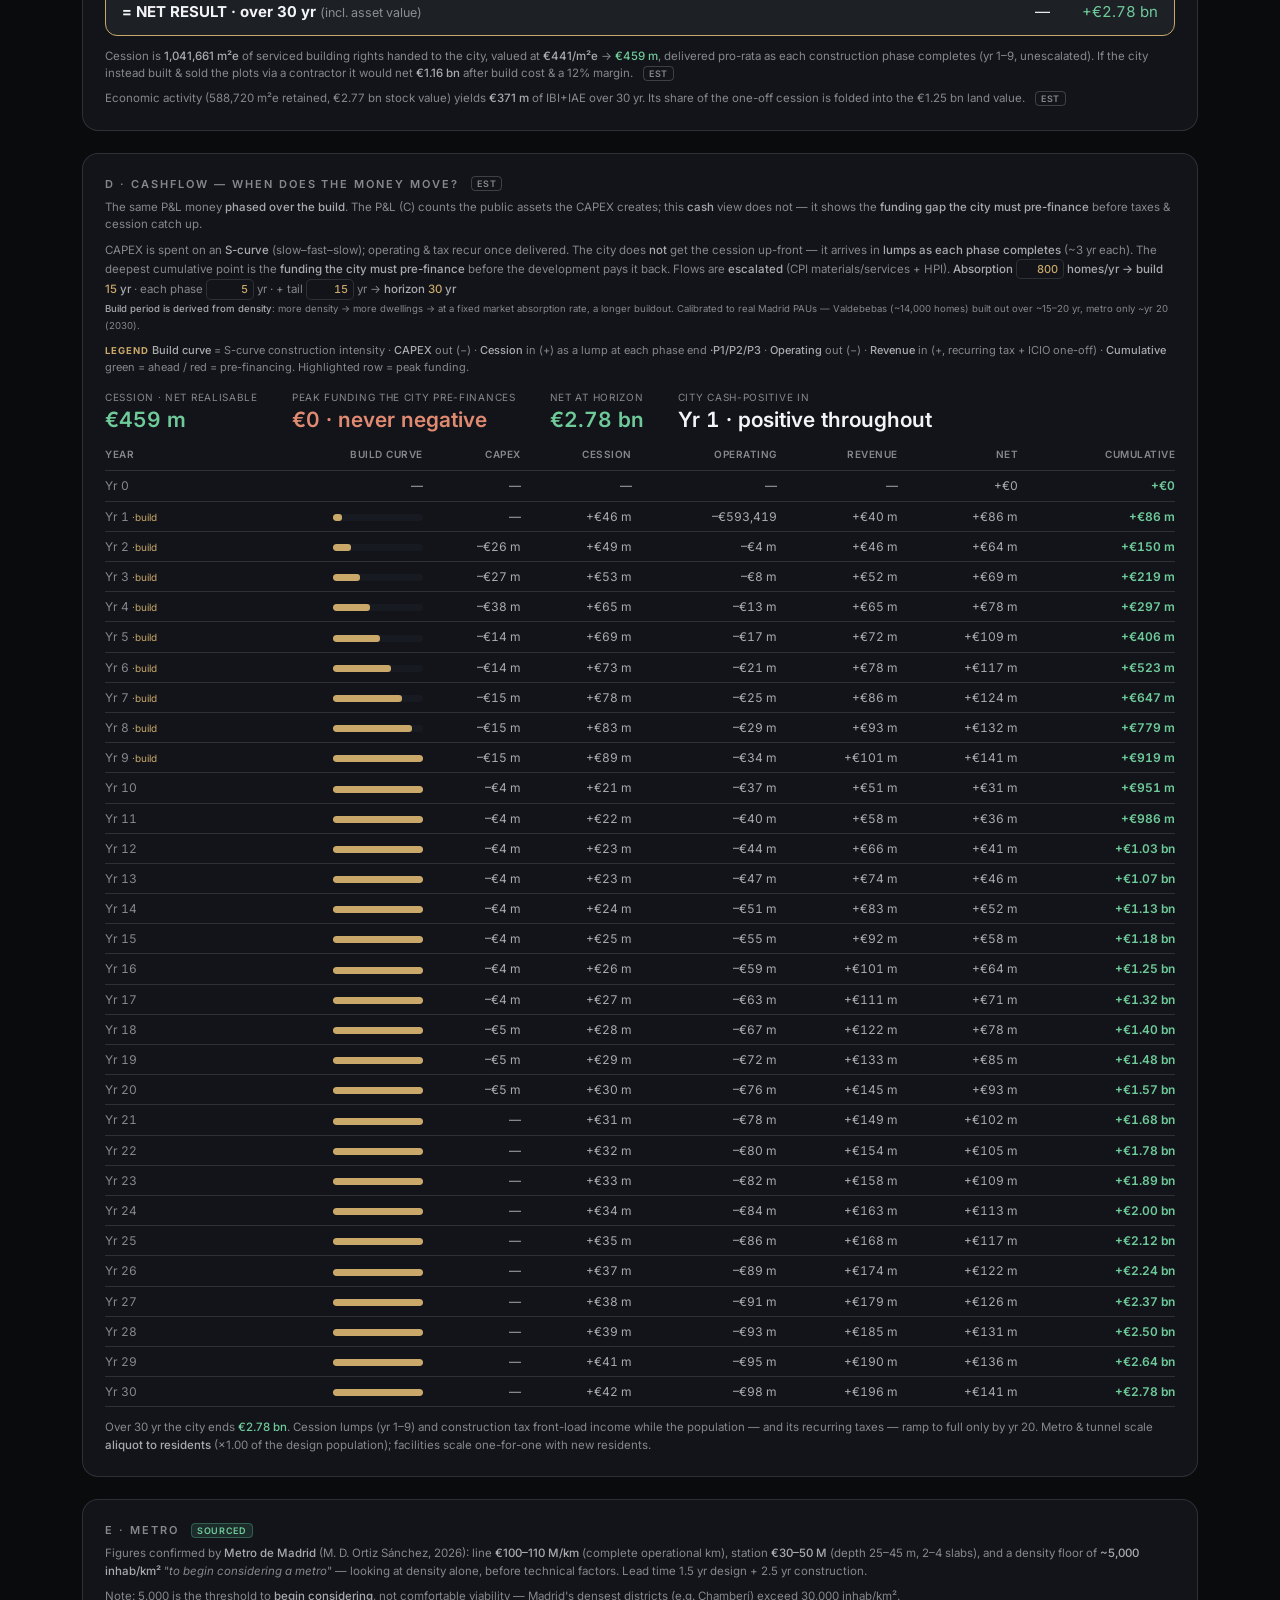
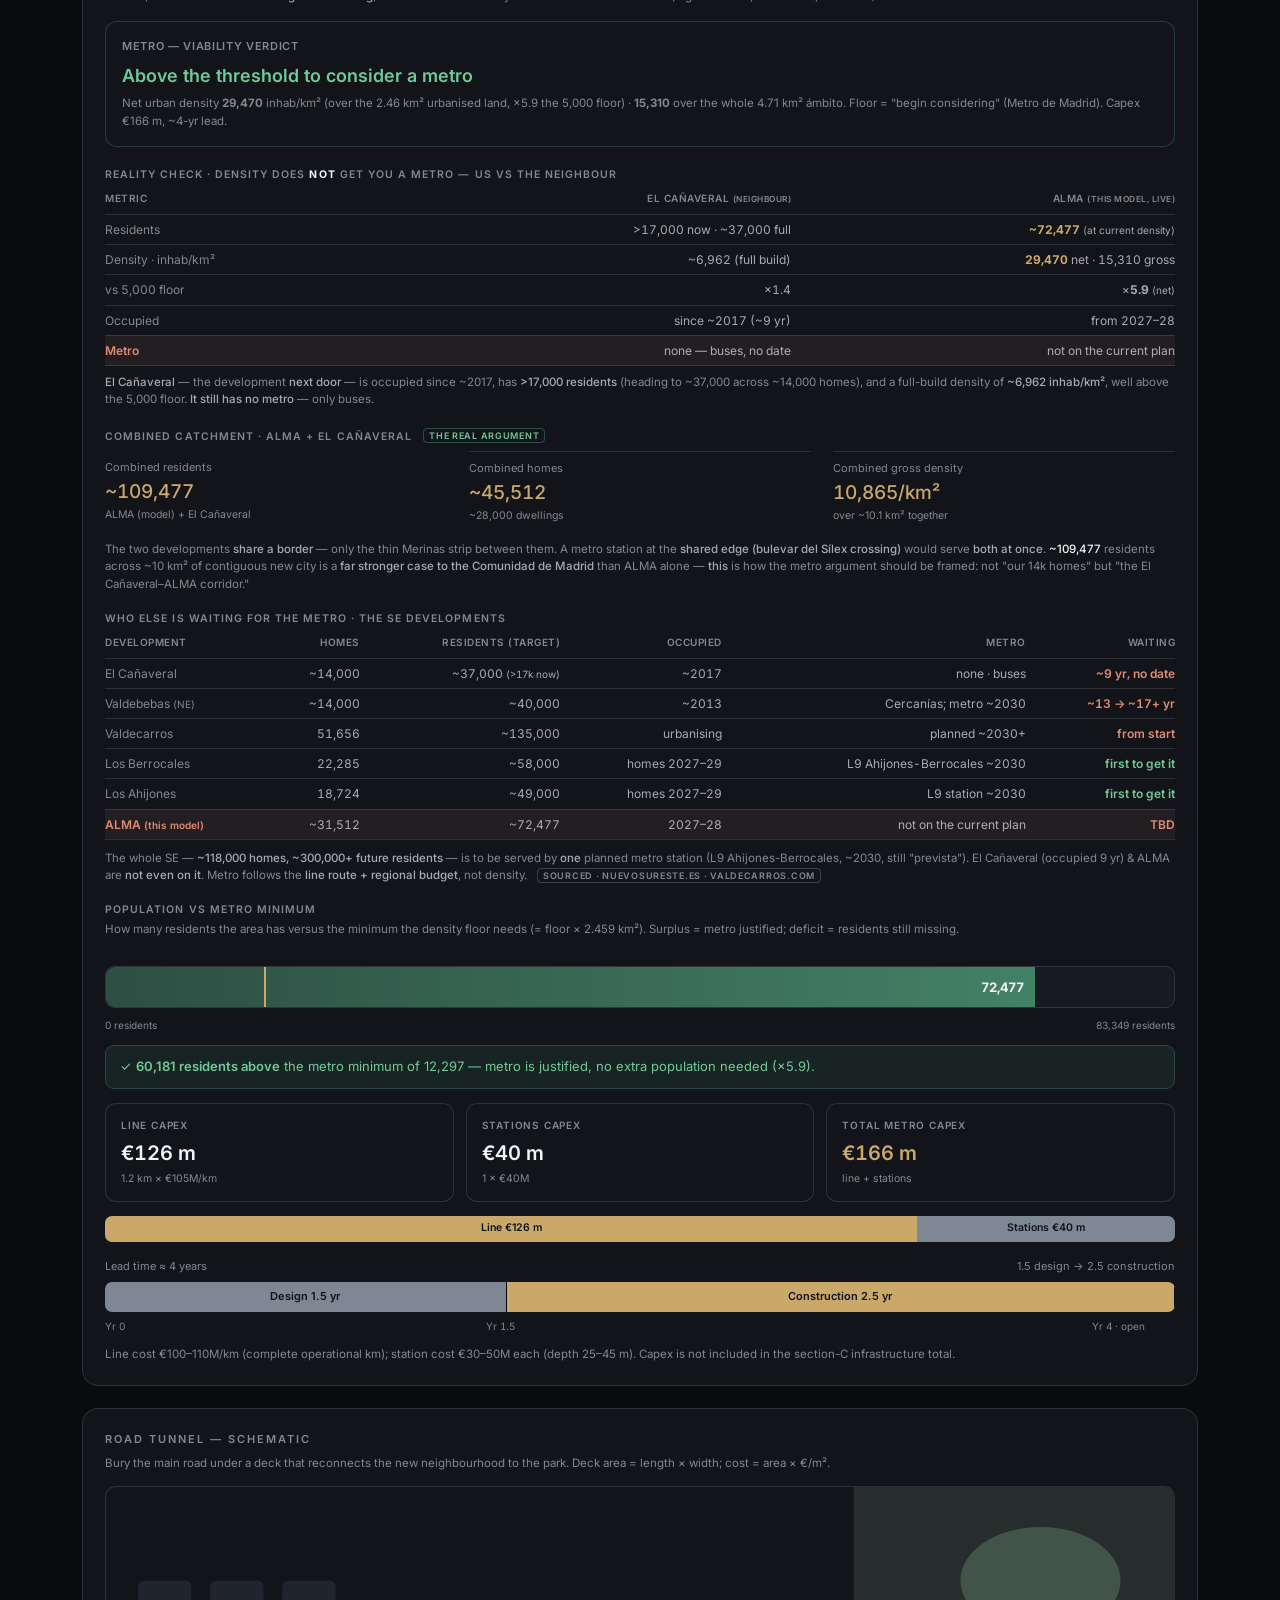
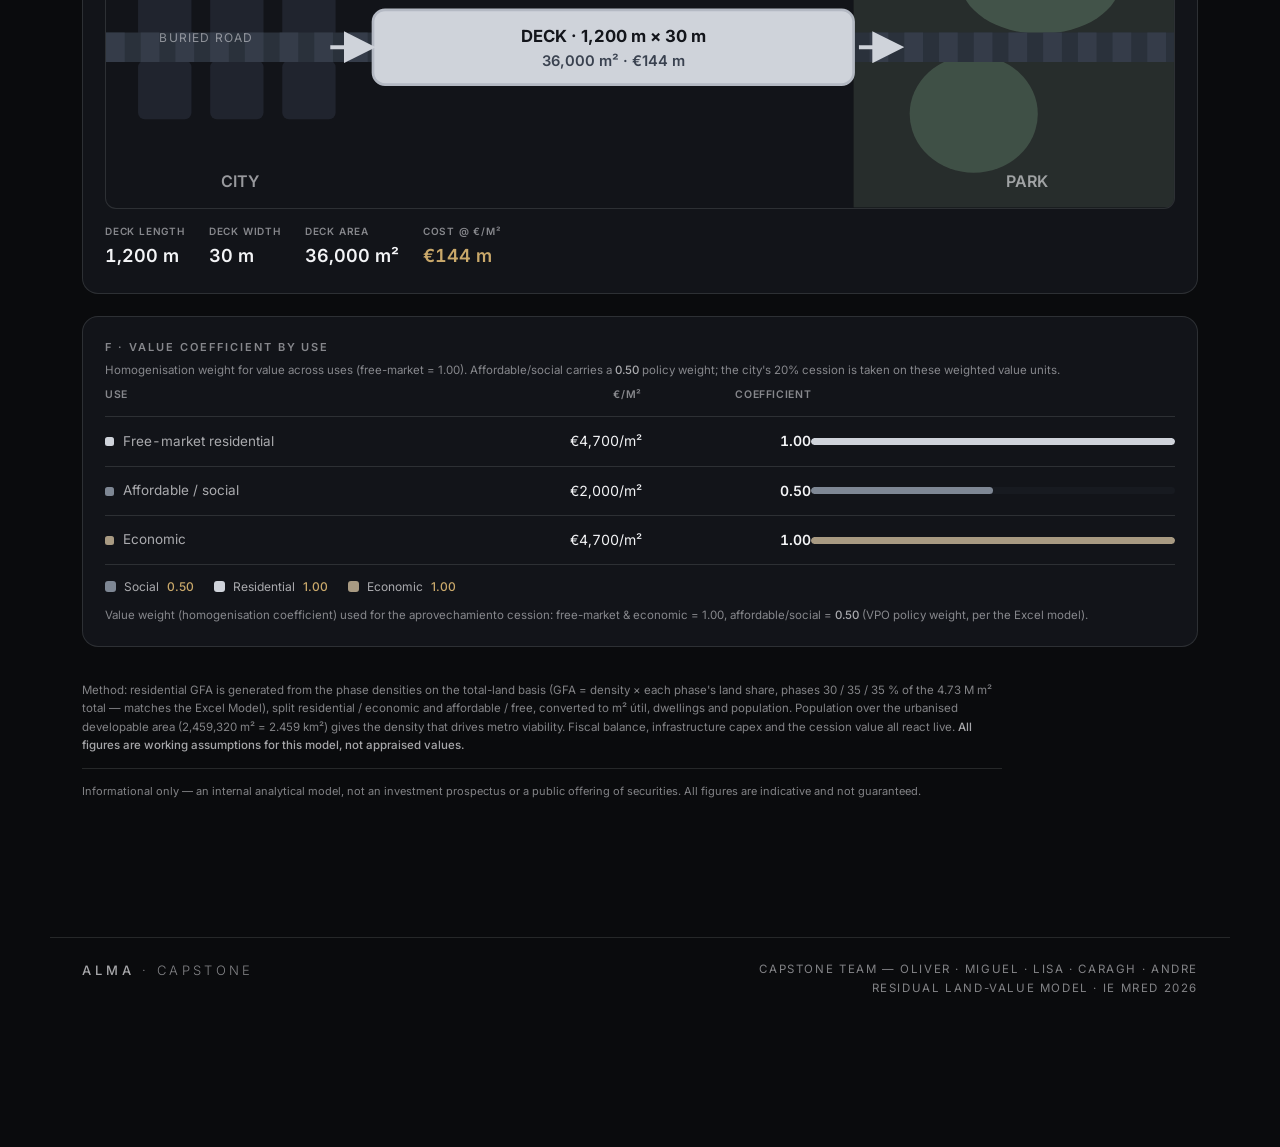
<file: city.html>
<!doctype html>
<html lang="en">
<head>
<meta charset="utf-8">
<meta name="viewport" content="width=device-width, initial-scale=1">
<title>ALMA · The City's View · Capstone</title>
<link rel="preconnect" href="https://fonts.googleapis.com">
<link rel="preconnect" href="https://fonts.gstatic.com" crossorigin>
<link href="https://fonts.googleapis.com/css2?family=Inter:wght@300;400;500;600;700&display=swap" rel="stylesheet">
<style>
:root{
  --bg:#0a0b0d; --bg-2:#121419; --surface:#121419; --surface-2:#171a20;
  --accent:#c9a86a; --accent-d:#d8bd86; --blue-l:#9aa0aa;
  --ink:#f3f4f6; --ink-2:rgba(241,242,245,.68); --ink-3:rgba(241,242,245,.52);
  --line:rgba(238,240,243,.12); --line-2:rgba(238,240,243,.2);
  --up:#6fca9a; --down:#e08a72; --gold:#c9a86a;
  --free:#cfd3da; --aff:#7e8794; --econ:#a89a82;
  --r:16px; --ease:cubic-bezier(.22,.61,.36,1);
}
*{box-sizing:border-box}
html{overflow-x:hidden}
body{margin:0; font-family:'Inter',-apple-system,BlinkMacSystemFont,'Segoe UI',sans-serif;
  background:var(--bg); color:var(--ink); -webkit-font-smoothing:antialiased; line-height:1.6; font-size:16px;}
.num,[data-num]{font-variant-numeric:tabular-nums}
.wrap{max-width:1180px; margin:0 auto; padding:40px 32px 80px}
@media(max-width:1150px){.wrap{padding:32px 22px 64px}}

.brandbar{display:flex; align-items:center; justify-content:space-between; padding-bottom:26px; border-bottom:1px solid var(--line); margin-bottom:30px}
.brandbar .mark{font-weight:300; letter-spacing:.26em; font-size:13px; text-transform:uppercase; color:var(--ink-3)}
.brandbar .mark b{color:var(--ink-2); font-weight:500; letter-spacing:.3em}
.brandbar .ctx{font-size:12px; color:var(--ink-3); letter-spacing:.16em; text-transform:uppercase; text-align:right; line-height:1.7}
.brand{display:flex;align-items:center;gap:14px;text-decoration:none;min-width:0}
.brand-logo{height:46px;width:auto;display:block}
.brand-sub{font-weight:300;letter-spacing:.26em;font-size:12px;text-transform:uppercase;color:var(--ink-3);border-left:1px solid var(--line);padding-left:14px;line-height:1.3}
@media(max-width:640px){.brand-logo{height:38px}.brand{gap:11px}.brand-sub{padding-left:11px;font-size:11px}}
/* attention-first headline KPI band */
.hero-kpi{display:flex;align-items:center;gap:16px 22px;flex-wrap:wrap;margin:20px 0 4px;padding:18px 22px;border:1px solid var(--line);border-left:3px solid var(--up);border-radius:14px;background:linear-gradient(120deg,rgba(111,202,154,.10),rgba(201,168,106,.05))}
.hero-kpi .hk-num{font-size:clamp(36px,7vw,48px);font-weight:700;letter-spacing:-.02em;color:var(--up);line-height:1;font-variant-numeric:tabular-nums}
.hero-kpi .hk-lab{display:block;font-size:11.5px;letter-spacing:.14em;text-transform:uppercase;color:var(--ink-3);margin-top:7px}
.hero-kpi .hk-side{margin-left:auto;display:flex;gap:8px;flex-wrap:wrap}
.hk-chip{font-size:12.5px;padding:7px 13px;border:1px solid var(--line);border-radius:999px;color:var(--ink-2);background:var(--surface);font-variant-numeric:tabular-nums;white-space:nowrap}
.hk-chip b{color:var(--accent);font-weight:600}
@media(max-width:640px){.hero-kpi{padding:15px 16px}.hero-kpi .hk-side{margin-left:0}}
.pagenav{display:flex;gap:8px;margin:-4px 0 24px;overflow-x:auto;-webkit-overflow-scrolling:touch;scrollbar-width:none;padding:2px}
.pagenav::-webkit-scrollbar{display:none}
.pagenav a{flex:none;display:inline-flex;align-items:center;gap:8px;padding:9px 16px;border:1px solid var(--line);border-radius:999px;background:var(--surface);color:var(--ink-2);text-decoration:none;font-size:13px;font-weight:500;white-space:nowrap;transition:border-color .18s,color .18s}
.pagenav a:hover{border-color:var(--accent-d);color:var(--ink)}
.pagenav a.act{border-color:var(--accent);color:var(--accent);background:rgba(201,168,106,.1);font-weight:600;pointer-events:none}
.pagenav a .n{font-size:10px;color:var(--ink-3);font-weight:600;letter-spacing:.08em}
.pagenav a.act .n{color:var(--accent-d)}
@media(max-width:640px){.pagenav{margin:0 -15px 20px;padding:2px 15px}.pagenav a{padding:11px 15px;font-size:12.5px}}
#cityDock{display:none;margin-top:22px}
@media(max-width:920px){#cityDock.on{display:block}}
.backlink{display:inline-flex; align-items:center; gap:8px; font-size:12.5px; color:var(--accent-d); text-decoration:none; font-weight:500; letter-spacing:.04em; margin-bottom:22px; padding:7px 13px; border:1px solid var(--line); border-radius:9px; background:var(--surface); transition:.2s var(--ease)}
.backlink:hover{border-color:var(--accent-d); color:var(--accent); background:var(--surface-2)}

.eyebrow{font-size:11px; letter-spacing:.2em; text-transform:uppercase; color:var(--accent-d); font-weight:500}
h1{font-size:clamp(30px,4.4vw,46px); font-weight:500; letter-spacing:-.02em; line-height:1.08; margin:12px 0 12px}
.lede{color:var(--ink-2); font-size:clamp(15px,1.6vw,18px); max-width:820px; margin:0; font-weight:400}
.lede b{color:var(--ink)}

.estflag{font-size:9px; letter-spacing:.08em; text-transform:uppercase; color:var(--ink-3); font-weight:600; border:1px solid var(--line-2); border-radius:4px; padding:1px 5px; margin-left:7px; vertical-align:middle}

.card{background:var(--surface); border:1px solid var(--line); border-radius:var(--r)}
.pad{padding:22px}
.card h2{font-size:11px; letter-spacing:.18em; text-transform:uppercase; color:var(--ink-3); margin:0 0 18px; font-weight:600}
.card.prog{margin-top:22px; padding:22px}
.h-sub{font-size:11.5px; color:var(--ink-3); margin:0 0 14px; line-height:1.5}
.h-sub b{color:var(--ink-2); font-weight:500}
.bdh{font-size:10.5px; letter-spacing:.1em; text-transform:uppercase; color:var(--ink-3); font-weight:600; margin-bottom:8px}

/* ---- controls bar ---- */
.controls{display:grid; grid-template-columns:1fr 1fr; gap:18px; margin-top:30px}
@media(max-width:760px){.controls{grid-template-columns:1fr}}
.phase{border:1px solid var(--line); border-radius:11px; padding:14px 14px 16px; background:var(--bg-2)}
.phase-h{display:flex; justify-content:space-between; align-items:baseline; margin-bottom:14px}
.phase-h .pt{font-size:12.5px; font-weight:600; letter-spacing:.03em; color:var(--ink)}
.phase-h .pl{font-size:10.5px; color:var(--ink-3); font-variant-numeric:tabular-nums}
.mini{margin-bottom:14px}
.mini:last-child{margin-bottom:0}
.mini .top{display:flex; justify-content:space-between; align-items:baseline; margin-bottom:7px}
.mini .name{font-size:12.5px; color:var(--ink-2)}
.mini .val{font-size:13px; font-weight:600; color:var(--accent); font-variant-numeric:tabular-nums}
.mini .val small{font-weight:400; color:var(--ink-3); font-size:10px}
.mini .sub{font-size:10.5px; color:var(--ink-3); margin-top:5px}
input[type=range]{-webkit-appearance:none; width:100%; height:3px; border-radius:3px; background:var(--surface-2); outline:none; margin:0}
input[type=range]::-webkit-slider-thumb{-webkit-appearance:none; width:17px; height:17px; border-radius:50%; background:var(--accent); cursor:pointer; border:3px solid var(--surface); box-shadow:0 0 0 1px var(--line-2)}
input[type=range]::-moz-range-thumb{width:17px; height:17px; border-radius:50%; background:var(--accent); cursor:pointer; border:3px solid var(--surface)}

.assump{border-top:1px solid var(--line); margin-top:18px; padding-top:16px}
.agrid{display:grid; grid-template-columns:1fr 1fr 1fr; gap:12px; align-items:start}
@media(max-width:920px){.agrid{grid-template-columns:1fr 1fr}}
@media(max-width:620px){.agrid{grid-template-columns:1fr}}
.agrp{margin:0; border:1px solid var(--line); border-radius:11px; padding:10px 13px 8px; background:var(--bg-2)}
.agrph{font-size:9.5px; letter-spacing:.09em; text-transform:uppercase; color:var(--accent); font-weight:700; padding-bottom:6px; margin-bottom:3px; border-bottom:1px solid var(--line)}
.arowgrid{display:grid; grid-template-columns:1fr; gap:0}
.arow{display:flex; justify-content:space-between; align-items:center; font-size:13px; padding:4px 0; color:var(--ink-2)}
.arow b{color:var(--ink); font-weight:500; font-variant-numeric:tabular-nums}
.arow input{width:74px; text-align:right; border:1px solid var(--line); border-radius:7px; padding:3px 7px; font:inherit; font-size:13px; font-weight:500; color:var(--accent); background:var(--bg-2); font-variant-numeric:tabular-nums}
.arow input:focus{outline:none; border-color:var(--accent-d)}
.note{font-size:11.5px; color:var(--ink-3); margin-top:14px; line-height:1.5}
.note b{color:var(--ink-2); font-weight:500}

/* ---- head KPIs ---- */
.cityhead{display:flex; flex-wrap:wrap; gap:30px; margin-bottom:18px}
.cityhead .ch .l{font-size:10px; letter-spacing:.1em; text-transform:uppercase; color:var(--ink-3); font-weight:600}
.cityhead .ch .n{font-size:23px; font-weight:700; font-variant-numeric:tabular-nums; margin-top:3px; color:var(--ink)}
.cityhead .ch .n.infra{color:var(--accent)}
.cityhead .ch .n small{font-size:11px; color:var(--ink-3); font-weight:400}

.crow{display:flex; justify-content:space-between; align-items:center; font-size:13px; padding:8px 0; border-top:1px solid var(--line); color:var(--ink-2)}
.crow:first-child{border-top:none}
.crow b{color:var(--ink); font-weight:500; font-variant-numeric:tabular-nums}
.crow b.neg{color:var(--down)} .crow b.pos{color:var(--up)}
.crow small{color:var(--ink-3); font-size:10.5px}
.crow.tot{border-top:1px solid var(--line-2); margin-top:4px; padding-top:11px; font-size:14px}
.crow.tot span{color:var(--ink); font-weight:500}
.crow.tot b{font-size:16px; color:var(--accent)}

.citygrid{display:grid; grid-template-columns:1fr 1fr; gap:22px; align-items:start}
.citygrid.capex{grid-template-columns:auto 1fr; gap:40px; align-items:center}
@media(max-width:920px){.citygrid.capex{grid-template-columns:1fr; gap:18px}}
@media(max-width:920px){.citygrid{grid-template-columns:1fr}}

/* ---- (A) density gauge ---- */
.gauge{margin:6px 0 4px}
.gauge .track{position:relative; height:46px; border-radius:9px; background:var(--surface-2); overflow:hidden; border:1px solid var(--line)}
.gauge .fill{position:absolute; left:0; top:0; bottom:0; border-radius:9px 0 0 9px; transition:width .45s var(--ease); display:flex; align-items:center; justify-content:flex-end}
.gauge .fill.viable{background:linear-gradient(90deg,rgba(103,214,160,.28),rgba(103,214,160,.55))}
.gauge .fill.below{background:linear-gradient(90deg,rgba(126,135,148,.28),rgba(126,135,148,.5))}
.gauge .fill b{font-size:14px; font-weight:700; font-variant-numeric:tabular-nums; color:var(--ink); padding-right:11px; white-space:nowrap}
.gauge .floor{position:absolute; top:-4px; bottom:-4px; width:2px; background:var(--accent); z-index:3}
.gauge .floor::after{content:'floor 5,000'; position:absolute; top:-16px; left:50%; transform:translateX(-50%); font-size:9px; letter-spacing:.04em; color:var(--accent-d); white-space:nowrap; font-weight:600}
.gauge .scale{display:flex; justify-content:space-between; margin-top:9px; font-size:10px; color:var(--ink-3); font-variant-numeric:tabular-nums}
.verdict{margin-top:12px; font-size:13px; padding:11px 14px; border-radius:9px; line-height:1.5}
.verdict.good{background:rgba(103,214,160,.08); color:var(--up); border:1px solid rgba(103,214,160,.22)}
.verdict.muted{background:rgba(126,135,148,.08); color:var(--ink-2); border:1px solid var(--line-2)}
.verdict.bad{background:rgba(255,154,154,.08); color:var(--down); border:1px solid rgba(255,154,154,.22)}
.verdict b{font-weight:600}
/* population-vs-metro gauge */
.popg{padding-top:20px; margin-top:8px}
.popg .track{position:relative; height:42px; border-radius:9px; background:var(--surface-2); overflow:hidden; border:1px solid var(--line)}
.popg .fill{position:absolute; left:0; top:0; bottom:0; border-radius:9px 0 0 9px; transition:width .45s var(--ease); display:flex; align-items:center; justify-content:flex-end}
.popg .fill.viable{background:linear-gradient(90deg,rgba(103,214,160,.28),rgba(103,214,160,.55))}
.popg .fill.below{background:linear-gradient(90deg,rgba(255,154,154,.28),rgba(255,154,154,.5))}
.popg .fill b{font-size:13px; font-weight:700; font-variant-numeric:tabular-nums; color:var(--ink); padding-right:11px; white-space:nowrap}
.popg .mark{position:absolute; top:-5px; bottom:-5px; width:2px; background:var(--accent); z-index:3}
.popg .marklab{position:absolute; top:-17px; transform:translateX(-50%); font-size:9px; color:var(--accent-d); white-space:nowrap; font-weight:600; z-index:3}
.popg .scale{display:flex; justify-content:space-between; margin-top:9px; font-size:10px; color:var(--ink-3); font-variant-numeric:tabular-nums}

/* ---- (B) fiscal opposing bars ---- */
.cnetbox{background:var(--bg-2); border:1px solid var(--line); border-radius:12px; padding:16px; margin-bottom:16px}
.cnetbox .nl{font-size:11px; letter-spacing:.08em; text-transform:uppercase; color:var(--ink-3); font-weight:600; margin-bottom:8px}
.cnetbox .nbig{font-size:27px; font-weight:600; font-variant-numeric:tabular-nums; line-height:1; letter-spacing:-.01em}
.cnetbox .nbig.neg{color:var(--down)} .cnetbox .nbig.pos{color:var(--up)}
.cnetbox .nr{display:flex; justify-content:space-between; font-size:12px; color:var(--ink-3); padding:3px 0; margin-top:4px}
.cnetbox .nr b{color:var(--ink-2); font-weight:500; font-variant-numeric:tabular-nums}
.oppbars{margin:10px 0 4px}
.oppbar{display:flex; align-items:center; gap:12px; margin-bottom:10px}
.oppbar .olab{width:96px; flex:none; font-size:11.5px; color:var(--ink-2); text-align:right}
.oppbar .otrack{flex:1; height:22px; border-radius:6px; background:var(--surface-2); overflow:hidden}
.oppbar .ofill{height:100%; border-radius:6px; transition:width .45s var(--ease)}
.oppbar .ofill.rev{background:var(--up)}
.oppbar .ofill.exp{background:var(--aff)}
.oppbar .oval{width:84px; flex:none; font-size:13px; font-weight:600; font-variant-numeric:tabular-nums; color:var(--ink)}
.oppnet{display:flex; align-items:center; gap:12px; margin-top:2px; padding-top:11px; border-top:1px solid var(--line-2)}
.oppnet .olab{width:96px; flex:none; font-size:12px; color:var(--ink); text-align:right; font-weight:600}
.oppnet .otrack{flex:1; position:relative; height:8px}
.oppnet .oval{width:84px; flex:none; font-size:14px; font-weight:700; font-variant-numeric:tabular-nums}
.oppnet .oval.neg{color:var(--down)} .oppnet .oval.pos{color:var(--up)}

/* ---- (C) capex / operating / IBI / by-year ---- */
.opgrid{display:grid; grid-template-columns:1fr 1fr; gap:22px}
@media(max-width:760px){.opgrid{grid-template-columns:1fr}}
.minput{width:48px; text-align:right; border:1px solid var(--line); border-radius:5px; padding:1px 5px; font:inherit; font-size:11px; font-weight:500; color:var(--accent); background:var(--bg-2); font-variant-numeric:tabular-nums}
.minput:focus{outline:none; border-color:var(--accent-d)}
.yeartbl{width:100%; border-collapse:collapse; font-variant-numeric:tabular-nums; margin-top:4px}
.yeartbl th{font-size:10px; letter-spacing:.05em; text-transform:uppercase; color:var(--ink-3); font-weight:600; text-align:right; padding:0 0 8px; border-bottom:1px solid var(--line)}
.yeartbl th:first-child{text-align:left}
.yeartbl td{font-size:12px; padding:5px 0; border-bottom:1px solid var(--line); text-align:right; color:var(--ink-2)}
.yeartbl td:first-child{text-align:left; color:var(--ink-3)}
.yeartbl td.cum{font-weight:600}
.yeartbl td.cum.neg{color:var(--down)} .yeartbl td.cum.pos{color:var(--up)}
.yeartbl tr.y0 td{color:var(--ink-2); border-bottom:1px solid var(--line-2)}
.yeartbl tr.peak td{background:rgba(255,154,154,.07)}
.yeartbl tr.peak td:first-child{color:var(--down); font-weight:600}
.sbar{display:inline-block; width:90px; height:7px; background:var(--surface-2); border-radius:3px; overflow:hidden; vertical-align:middle}
.sbar i{display:block; height:100%; background:var(--accent); border-radius:3px}
.fin-kpis{display:flex; flex-wrap:wrap; gap:22px 34px; margin:14px 0 16px}
.fin-kpis .k .l{font-size:10px; color:var(--ink-3); text-transform:uppercase; letter-spacing:.07em; margin-bottom:4px}
.fin-kpis .k .n{font-size:21px; font-weight:600; font-variant-numeric:tabular-nums; line-height:1}
.albox{display:grid; gap:8px; padding:12px 14px; margin:0 0 18px; background:var(--bg-2); border:1px solid var(--line); border-radius:10px; font-size:11.5px; color:var(--ink-3); line-height:1.55}
.albox .alh{display:inline-block; font-size:9.5px; letter-spacing:.1em; text-transform:uppercase; color:var(--accent); font-weight:700; margin-right:8px}
.albox .lk{display:inline-flex; align-items:center; gap:5px; margin-right:14px}
.albox .lk i{width:10px; height:10px; border-radius:3px; display:inline-block}
.pnlrow{display:flex; justify-content:space-between; align-items:baseline; padding:11px 0 2px; margin-top:8px; border-top:1px solid var(--accent); font-size:14px}
.pnlrow b:first-child{font-weight:600}
.cflegend{font-size:11px; color:var(--ink-3); margin:2px 0 10px; line-height:1.5}
.cflegend b{color:var(--ink-2); font-weight:500}
.pnlwrap{display:grid; grid-template-columns:1.25fr 1fr; gap:26px; align-items:center; margin:6px 0 4px}
@media(max-width:760px){.pnlwrap{grid-template-columns:1fr}}
.wfchart{width:100%; height:auto}
.pnlstmt{font-variant-numeric:tabular-nums}
.pl-h{font-size:10px; letter-spacing:.09em; text-transform:uppercase; font-weight:700; margin-bottom:3px}
.pl-r{display:flex; justify-content:space-between; align-items:baseline; gap:12px; font-size:12.5px; padding:4px 0; color:var(--ink-2); border-bottom:1px solid var(--line)}
.pl-r b{color:var(--ink); font-weight:500}
.pl-r.sub{font-weight:600; color:var(--ink)} .pl-r.sub b{font-weight:700}
.pl-r.net{margin-top:6px; border-top:1px solid var(--accent); border-bottom:none; padding-top:9px; font-size:14.5px}
.pl-r.net b{font-size:16px}
.cdot{display:inline-block; width:9px; height:9px; border-radius:3px; margin-right:9px; vertical-align:middle}
.pnlcol{max-width:680px}
.pltbl{width:100%; border-collapse:collapse; font-variant-numeric:tabular-nums; font-size:13px; margin-top:8px}
.pltbl thead th{text-align:right; font-size:10px; letter-spacing:.06em; text-transform:uppercase; color:var(--ink-3); font-weight:600; padding:0 0 9px; border-bottom:1px solid var(--line)}
.pltbl thead th:first-child{text-align:left}
.pltbl thead th:not(:first-child){width:130px}
.pltbl td{padding:6px 0; border-bottom:1px solid var(--line); text-align:right; color:var(--ink-2); white-space:nowrap}
.pltbl td:first-child{text-align:left; white-space:normal; padding-right:18px}
.pltbl tr.sect td{padding:15px 0 6px; border-bottom:1px solid var(--line-2); font-size:10px; letter-spacing:.09em; text-transform:uppercase; font-weight:700}
.pltbl tr.sect.up td{color:var(--up)} .pltbl tr.sect.down td{color:var(--down)}
.pltbl tr.sub td{font-weight:600; color:var(--ink); border-top:1px solid var(--line-2)}
.pltbl tr.res td{font-weight:700; color:var(--ink); border-top:1px solid var(--accent); border-bottom:none; padding-top:9px}
.pltbl tr.res.big td{font-size:15px}
.pltbl tr.sc td{font-size:11px; color:var(--ink-3)}
.pltbl tr.sc td:first-child{padding-left:14px}
.pltbl .pos{color:var(--up)} .pltbl .neg{color:var(--down)}
.pltbl .dash,.pltbl .muted{color:var(--ink-3)}
.pltbl small{color:var(--ink-3); font-weight:400}
.pltbl small i{font-style:normal; color:var(--accent)}
/* P/L category boxes */
.plbox{border:1px solid var(--line); border-left-width:3px; border-radius:12px; padding:12px 16px 7px; margin:0 0 12px; background:var(--bg-2)}
.plbox.rev{border-left-color:var(--up)} .plbox.cost{border-left-color:var(--down)}
.pbh{display:flex; justify-content:space-between; align-items:baseline; margin-bottom:6px}
.pbh .nm{font-size:11px; letter-spacing:.1em; text-transform:uppercase; font-weight:700}
.plbox.rev .pbh .nm{color:var(--up)} .plbox.cost .pbh .nm{color:var(--down)}
.pbh .cols{font-size:9.5px; color:var(--ink-3); letter-spacing:.04em}
.plt{width:100%; border-collapse:collapse; font-variant-numeric:tabular-nums}
.plt td{padding:5px 0; border-bottom:1px solid var(--line); font-size:12.5px; color:var(--ink-2)}
.plt td:first-child{text-align:left; padding-right:12px}
.plt td.v{text-align:right; width:108px; white-space:nowrap}
.plt tr.ft td{font-weight:700; color:var(--ink); border-top:1px solid var(--line-2); border-bottom:none; padding-top:8px}
.plt tr.grp td{font-size:9.5px; letter-spacing:.08em; text-transform:uppercase; color:var(--ink-3); font-weight:600; padding:9px 0 1px; border:none}
.plt tr.sc td{font-size:11px; color:var(--ink-3)} .plt tr.sc td:first-child{padding-left:12px}
.plt .pos{color:var(--up)} .plt .neg{color:var(--down)} .plt .dash,.plt .muted{color:var(--ink-3)}
.plt small{color:var(--ink-3); font-weight:400} .plt small i{font-style:normal; color:var(--accent)}
.plbar{height:3px; background:var(--surface-2); border-radius:2px; margin-top:4px; max-width:360px; overflow:hidden}
.plbar i{display:block; height:100%; border-radius:2px; width:0; transition:width .3s var(--ease)}
.plbox.rev .plbar i{background:var(--up)} .plbox.cost .plbar i{background:var(--down)}
.plstrip{display:flex; align-items:baseline; padding:11px 16px; margin:0 0 12px; border-radius:12px; font-variant-numeric:tabular-nums}
.plstrip .lbl{flex:1; font-weight:600; color:var(--ink)}
.plstrip .v{width:108px; text-align:right; white-space:nowrap}
.plstrip.res{background:var(--surface-2); border:1px solid var(--line)}
.plstrip.net{background:rgba(207,211,218,.06); border:1px solid var(--accent); font-size:15px}
.plstrip.net .lbl{font-weight:700}
.topctrl{display:flex; justify-content:flex-end; align-items:center; gap:14px; flex-wrap:wrap; margin-bottom:8px}
.ctrlr{display:flex; align-items:center; gap:14px}
.savetag{font-size:11px; color:var(--ink-3); opacity:.5; letter-spacing:.04em; transition:opacity .3s; font-variant-numeric:tabular-nums}
.rstbtn{font:inherit; font-size:12px; font-weight:500; color:var(--ink-2); background:var(--surface-2); border:1px solid var(--line); border-radius:8px; padding:6px 13px; cursor:pointer; transition:.18s}
.rstbtn:hover{border-color:var(--accent); color:var(--ink)}
.cath{font-size:10px; letter-spacing:.09em; text-transform:uppercase; font-weight:700; padding-bottom:5px; margin:0 0 3px; border-bottom:1px solid var(--line)}
.cath.up{color:var(--up)} .cath.down{color:var(--down)}
.subcalc{margin:2px 0 4px 16px; padding-left:12px; border-left:2px solid var(--line)}
.subcalc .scr{display:flex; justify-content:space-between; align-items:baseline; gap:12px; font-size:11.5px; color:var(--ink-3); padding:3px 0; font-variant-numeric:tabular-nums}
.subcalc .scr b{color:var(--ink-2); font-weight:500}
.subcalc .scr small{color:var(--ink-3)}
/* ---- (C) infra donut + breakdown ---- */
.donutwrap{display:flex; gap:24px; align-items:center; flex-wrap:wrap; margin:6px 0 4px}
.donutwrap svg{flex:none}
.donutleg{flex:1; min-width:220px}
.donutleg .r{display:flex; align-items:center; gap:10px; font-size:12.5px; padding:6px 0; border-top:1px solid var(--line)}
.donutleg .r:first-child{border-top:none}
.donutleg .r .sw{width:11px; height:11px; border-radius:3px; flex:none}
.donutleg .r .nm{color:var(--ink-2); flex:1; min-width:0}
.donutleg .r .v{font-variant-numeric:tabular-nums; color:var(--ink); font-weight:600}
.donutleg .r .p{font-variant-numeric:tabular-nums; color:var(--ink-3); width:48px; text-align:right}
.donutctr{font-variant-numeric:tabular-nums}

/* ---- (D) metro ---- */
.metrobox{background:var(--bg-2); border:1px solid var(--line); border-radius:12px; padding:16px; margin-bottom:16px}
.metrobox.no{border-color:rgba(255,154,154,.22)}
.metrobox.yes{border-color:rgba(103,214,160,.22)}
.metrobox .ml{font-size:11px; color:var(--ink-3); font-weight:600; letter-spacing:.06em; text-transform:uppercase; margin-bottom:6px}
.metrobox .mv{font-size:18px; font-weight:600; font-variant-numeric:tabular-nums}
.metrobox.no .mv{color:var(--down)} .metrobox.yes .mv{color:var(--up)}
.metrobox .ms{font-size:11.5px; color:var(--ink-3); margin-top:5px; line-height:1.5}
.capexsplit{display:flex; gap:12px; margin:14px 0}
.capexsplit .cs{flex:1; background:var(--bg-2); border:1px solid var(--line); border-radius:11px; padding:13px 15px}
.capexsplit .cs .l{font-size:10px; letter-spacing:.08em; text-transform:uppercase; color:var(--ink-3); font-weight:600}
.capexsplit .cs .n{font-size:20px; font-weight:600; font-variant-numeric:tabular-nums; margin-top:4px; color:var(--ink)}
.capexsplit .cs.tot .n{color:var(--accent)}
.capexsplit .cs .s2{font-size:10.5px; color:var(--ink-3); margin-top:2px}
.capexbar{display:flex; height:26px; border-radius:7px; overflow:hidden; margin:10px 0; background:var(--surface-2)}
.capexbar div{display:flex; align-items:center; justify-content:center; font-size:10.5px; font-weight:600; color:#10131a; min-width:0; overflow:hidden; white-space:nowrap}
/* timeline */
.timeline{margin-top:16px}
.tlhead{display:flex; justify-content:space-between; font-size:11px; color:var(--ink-3); margin-bottom:7px}
.tlbar{display:flex; height:30px; border-radius:7px; overflow:hidden; background:var(--surface-2)}
.tlbar .seg{display:flex; align-items:center; justify-content:center; font-size:11px; font-weight:600; color:#10131a; border-right:1px solid var(--bg); white-space:nowrap; overflow:hidden}
.tlbar .seg.design{background:var(--aff)}
.tlbar .seg.constr{background:var(--accent)}
.tlticks{display:flex; margin-top:6px; font-size:10px; color:var(--ink-3); font-variant-numeric:tabular-nums}
.tlticks span{text-align:left}

/* ---- (E) tunnel schematic ---- */
.tunnelviz{margin:8px 0 4px}
.tunnelviz svg{width:100%; height:auto; display:block; border-radius:11px; border:1px solid var(--line); background:var(--bg-2)}
.tundims{display:flex; flex-wrap:wrap; gap:24px; margin-top:14px}
.tundims .td .l{font-size:10px; letter-spacing:.08em; text-transform:uppercase; color:var(--ink-3); font-weight:600}
.tundims .td .n{font-size:18px; font-weight:600; font-variant-numeric:tabular-nums; margin-top:3px; color:var(--ink)}
.tundims .td .n.cost{color:var(--accent)}

/* ---- value coefficients ---- */
.usetbl{width:100%; border-collapse:collapse; margin-top:4px}
.usetbl th{font-size:10.5px; letter-spacing:.06em; text-transform:uppercase; color:var(--ink-3); font-weight:600; text-align:right; padding:0 0 12px; border-bottom:1px solid var(--line)}
.usetbl th:first-child{text-align:left}
.usetbl td{font-size:14px; padding:13px 0; border-bottom:1px solid var(--line); text-align:right; font-variant-numeric:tabular-nums; color:var(--ink)}
.usetbl td:first-child{text-align:left; color:var(--ink-2); font-size:13.5px}
.usetbl td .dot{width:9px;height:9px;border-radius:2.5px;display:inline-block;margin-right:9px;vertical-align:middle}
.usetbl .coef{font-weight:600}
.usetbl .cbarcell{padding-right:0}
.usetbl .cbar{height:7px; border-radius:4px; background:var(--surface-2); overflow:hidden; min-width:60px}
.usetbl .cbar i{display:block; height:100%; border-radius:4px}
.herolegend{display:flex; gap:16px 20px; flex-wrap:wrap; align-items:center; margin-top:12px}
.herolegend span{display:flex; align-items:center; gap:8px; font-size:12px; color:var(--ink-2)}
.herolegend i{width:11px; height:11px; border-radius:3px; display:inline-block}
.herolegend b{color:var(--accent); font-weight:500}

.foot{font-size:11.5px; color:var(--ink-3); margin-top:34px; line-height:1.6; max-width:920px}
.foot b{color:var(--ink-2); font-weight:500}
.disc{font-size:11px; color:var(--ink-3); margin-top:14px; padding-top:14px; border-top:1px solid var(--line); max-width:920px; line-height:1.6}

  /* ---- density comparison (0.39 vs proposed) ---- */
  .cmp{margin-top:18px;padding:26px}
  .cmp .ch{font-size:11px;letter-spacing:.18em;text-transform:uppercase;color:var(--ink-3);font-weight:600}
  .cmp-lede{font-size:14.5px;color:var(--ink-2);max-width:840px;margin:8px 0 22px;line-height:1.65}
  .cmp-lede b{color:var(--ink)}
  .cmp-grid{display:grid;grid-template-columns:1.5fr 1fr 1fr;border:1px solid var(--line);border-radius:12px;overflow:hidden}
  .cmp-grid>div{padding:13px 18px;border-bottom:1px solid var(--line)}
  .cmp-grid>div:nth-last-child(-n+3){border-bottom:none}
  .cmp-col{text-align:right;font-size:11.5px;letter-spacing:.06em;text-transform:uppercase;font-weight:700;background:var(--surface-2)}
  .cmp-col small{display:block;font-size:10px;font-weight:400;letter-spacing:0;text-transform:none;color:var(--ink-3);margin-top:3px}
  .cmp-col.orig{color:var(--gold)} .cmp-col.prop{color:var(--up)}
  .cmp-metric{color:var(--ink-2);font-size:13.5px;align-self:center}
  .cmp-v{text-align:right;font-size:16px;font-weight:700;font-variant-numeric:tabular-nums;align-self:center}
  .cmp-v.orig{color:var(--gold)} .cmp-v.prop{color:var(--up)}
  .cmp-v .chg{font-size:10.5px;color:var(--ink-3);font-weight:500;margin-left:7px}
  .cmp-grid .netr{background:var(--surface-2);font-size:13.5px;font-weight:700;color:var(--ink)}
  .cmp-v.net-o{color:var(--down);font-size:20px;background:var(--surface-2)}
  .cmp-v.net-p{color:var(--up);font-size:20px;background:var(--surface-2)}
  .cmp-flip{margin-top:22px;background:linear-gradient(120deg,rgba(103,214,160,.11),rgba(201,168,106,.05));
    border:1px solid var(--line);border-left:3px solid var(--up);border-radius:12px;padding:18px 22px;font-size:15px;line-height:1.62;color:var(--ink)}
  .cmp-flip .neg{color:var(--down);font-weight:700} .cmp-flip .pos{color:var(--up);font-weight:700}

  /* Madrid crest */
  .madrid{display:flex;align-items:center;gap:11px}
  .madrid svg{width:36px;height:40px;flex:none}
  .madrid .mc{fill:var(--accent)} .madrid .mb{fill:var(--bg)}
  .madrid-t{text-align:right;line-height:1.3}
  .madrid-t b{font-size:11.5px;font-weight:600;letter-spacing:.03em;color:var(--ink-2);display:block}
  .madrid-t span{font-size:9.5px;letter-spacing:.16em;text-transform:uppercase;color:var(--ink-3)}

  /* ── fixed density control bar (presentation / mobile-friendly) ── */
  .densbar{position:fixed;padding-bottom:max(9px,env(safe-area-inset-bottom));font-variant-numeric:tabular-nums;left:0;right:0;bottom:0;z-index:300;background:rgba(10,11,13,.94);-webkit-backdrop-filter:blur(14px);backdrop-filter:blur(14px);border-top:1px solid var(--line);padding:9px 18px;display:flex;gap:22px;align-items:center;box-shadow:0 -10px 30px rgba(0,0,0,.5)}
  .densbar .db-grp{display:flex;flex-direction:column;gap:3px;flex:1 1 0;min-width:0}
  .densbar .dl{display:flex;justify-content:space-between;align-items:baseline;font-size:10.5px;text-transform:uppercase;letter-spacing:.05em;color:var(--ink-3)}
  .densbar .dl b{font-size:15px;font-weight:700;color:var(--accent);letter-spacing:0}
  .densbar input[type=range]{width:100%;height:24px;accent-color:var(--accent);cursor:pointer;margin:0}
  .densbar .db-out{flex:none;text-align:right;padding-left:14px;border-left:1px solid var(--line)}
  .densbar .db-out .dl{display:block;font-size:9.5px;color:var(--ink-3)}
  .densbar .db-out b{font-size:20px;font-weight:700;color:var(--up)}
  body{padding-bottom:104px}
  @media(max-width:680px){
    .densbar{flex-wrap:wrap;gap:6px 14px;padding:8px 12px 12px}
    .densbar .db-grp{flex:1 1 42%}
    .densbar input[type=range]{height:30px}
    .densbar .db-out{flex:1 1 100%;order:-1;text-align:center;border-left:none;border-bottom:1px solid var(--line);padding:2px 0 7px;margin-bottom:2px}
    .densbar .db-out .dl{display:inline;margin-right:8px}
    body{padding-bottom:158px}
  }
  @media(max-width:640px){
    html,body{overflow-x:hidden;max-width:100%}
    .brandbar{flex-direction:column;align-items:stretch;gap:7px}
    .brandbar>*{max-width:100%;min-width:0;overflow-wrap:anywhere}
    .brandbar .ctx,.brandbar .madrid-t{text-align:left}
    body :where(div,span,p,b,small,td,th,a,li){min-width:0}
    body :where(.top,.arow,.crow,.lr,.zr,.headline-val,.wf,.costhead,.persqm,.skyhead,.labs,.stat,.metrow,.herolegend,.madrid,.plstrip,.kpi,.pm,.kpis){flex-wrap:wrap}
    body :where(p,.note,.formula,.sub,.assump,.meta,.lede,.pd,td,.lh,.fm,.h-sub){overflow-wrap:anywhere}
    table{table-layout:fixed;width:100%}
    /* wide data tables scroll sideways instead of crushing */
    .yeartbl{display:block;overflow-x:auto;-webkit-overflow-scrolling:touch;table-layout:auto;white-space:nowrap}
    .yeartbl td,.yeartbl th{overflow-wrap:normal}
    .yeartbl td small{white-space:normal}
    /* P&L: give the label column room */
    .plt td:first-child{width:54%}
    .plt .minput{max-width:60px}
  }
  /* ── touch-friendly sliders + no scroll-jitter on drag ── */
  input[type=range]{touch-action:none}
  @media(max-width:760px){
    input[type=range]{height:38px}
    input[type=range]::-webkit-slider-thumb{width:28px;height:28px;border-width:4px}
    input[type=range]::-moz-range-thumb{width:28px;height:28px;border-width:4px}
    .densbar input[type=range]{height:44px}
    .densbar input[type=range]::-webkit-slider-thumb{width:32px;height:32px}
    .densbar input[type=range]::-moz-range-thumb{width:32px;height:32px}
    .arow input,.minput{min-height:34px;font-size:15px}
  }

  @media(max-width:640px){
    *{-webkit-tap-highlight-color:transparent}
    .cmp-grid{grid-template-columns:1.15fr .92fr .92fr}
    .cmp-grid>div{padding:10px 8px}
    .cmp-col{font-size:11px} .cmp-col small{font-size:8.5px}
    .cmp-metric{font-size:11.5px;line-height:1.25}
    .cmp-metric small{display:block}
    .cmp-v{font-size:14px}
    .cmp-v.net-o,.cmp-v.net-p{font-size:15px}
    .cmp-v .chg{display:block;margin:2px 0 0;font-size:9px;line-height:1}
  }
  .page-footer{display:flex;justify-content:space-between;align-items:flex-start;gap:16px;max-width:1180px;margin:56px auto 0;padding:22px 32px 44px;border-top:1px solid var(--line);flex-wrap:wrap}
  .page-footer .pf-l{font-size:13px;font-weight:300;letter-spacing:.26em;text-transform:uppercase;color:var(--ink-3)}
  .page-footer .pf-l b{color:var(--ink-2);font-weight:500;letter-spacing:.3em}
  .page-footer .pf-r{font-size:11.5px;letter-spacing:.14em;text-transform:uppercase;color:var(--ink-3);text-align:right;line-height:1.7}
  @media(max-width:640px){.page-footer{flex-direction:column;gap:8px;padding:20px 16px 44px;margin-top:40px}.page-footer .pf-r{text-align:left}}
</style>
</head>
<body>
<script>/* always open at the Excel proposed scenario — ignore any saved state */try{localStorage.setItem("losCerros_shared",JSON.stringify({dI:"0.80",dR:"1.05",aI:"50",aR:"61",cess:"20",resiShare:"85",sellEff:"100",pFree:"4700",pAff:"2000"}));localStorage.removeItem("losCerros_dev");localStorage.removeItem("losCerros_city");}catch(e){}</script>
<div class="wrap">

  <div class="brandbar">
    <a class="brand" href="index.html"><img class="brand-logo" src="alma-logo-gold.png" alt="ALMA"><span class="brand-sub">Capstone</span></a>
    <div class="madrid"><svg viewBox="0 0 100 110" aria-label="Coat of arms of Madrid"><g class="mc"><rect x="74" y="50" width="5" height="52" rx="1"/><circle cx="80" cy="40" r="16"/><rect x="10" y="100" width="82" height="3.5" rx="1.5"/><ellipse cx="44" cy="72" rx="19" ry="27"/><circle cx="47" cy="38" r="13"/><circle cx="38" cy="27" r="5.5"/><circle cx="56" cy="27" r="5.5"/><ellipse cx="59" cy="41" rx="6.5" ry="4.5"/><ellipse cx="34" cy="98" rx="8" ry="4"/><ellipse cx="53" cy="98" rx="8" ry="4"/><path d="M55 54 Q69 48 76 57 L73 62 Q65 56 57 62 Z"/></g><g class="mb"><circle cx="75" cy="36" r="2.2"/><circle cx="85" cy="39" r="2.2"/><circle cx="80" cy="45" r="2.2"/><circle cx="47" cy="39" r="1.6"/></g></svg><div class="madrid-t"><b>Ayuntamiento de Madrid</b><span style="color:var(--ink-3)">IE MRED 2026 · the city's view</span></div></div>
  </div>

  <nav class="pagenav" aria-label="Model pages">
    <a href="index.html"><span class="n">⌂</span>Dashboard</a>
    <a href="land-value.html"><span class="n">01</span>Land value</a>
    <a href="land-distribution.html"><span class="n">02</span>Land distribution</a>
    <a href="city.html" class="act" aria-current="page"><span class="n">03</span>City view</a>
  </nav>

  <div class="topctrl">
    <div class="ctrlr">
      <span id="saveTag" class="savetag">auto-saved · synced with main model</span>
      <button id="resetBtn" class="rstbtn">↻ Reset to defaults</button>
    </div>
  </div>

  <div class="eyebrow">Municipality perspective · interactive</div>
  <h1>The city's view</h1>

  <div class="hero-kpi">
    <div><span class="hk-num" id="hkNet">+€2.78 bn</span><span class="hk-lab">Net municipal position · 30 yr</span></div>
    <div class="hk-side">
      <span class="hk-chip"><b id="hkPop">72,477 residents</b></span>
      <span class="hk-chip"><b id="hkDens">29,470 inhab/km²</b></span>
    </div>
  </div>

  <p class="lede">The same ALMA densification, seen from the <b>municipality</b>. New residents bring tax but cost more in services; the city receives serviced land &amp; a cession value, and must fund the transport, schools and health infrastructure the new population needs. Everything below reacts to the density &amp; mix inputs. <span class="estflag">est</span> = working estimate, not an appraised figure.</p>

  <!-- ============ DENSITY COMPARISON ============ -->
  <div class="card cmp">
    <div class="ch">Density decides the public case</div>
    <p class="cmp-lede">Infrastructure is <b>not fixed</b> — metro, tunnel and facilities scale <b>aliquot to the resident count</b>. But the net position still grows strongly with density, because the <b>tax revenue on a growing stock outpaces</b> the aliquot infrastructure and the marginal services it needs.</p>
    <div class="cmp-grid">
      <div style="background:var(--surface-2);border-bottom:1px solid var(--line)"></div>
      <div class="cmp-col orig">Original<small>FAR 0.39 · today</small></div>
      <div class="cmp-col prop">Proposed<small id="cmpFar">blended FAR 0.97</small></div>

      <div class="cmp-metric">Residents</div>
      <div class="cmp-v orig">14,770</div>
      <div class="cmp-v prop" id="cmpRes">37,651 <span class="chg">×2.5</span></div>

      <div class="cmp-metric">Net density · inhab/km²</div>
      <div class="cmp-v orig">6,006</div>
      <div class="cmp-v prop" id="cmpDens">15,310 <span class="chg">×2.5</span></div>

      <div class="cmp-metric">Operating result · 30 yr <small style="color:var(--ink-3)">revenue − opex</small></div>
      <div class="cmp-v orig">€510 m</div>
      <div class="cmp-v prop" id="cmpOp">€2.99 bn <span class="chg">×5.9</span></div>

      <div class="cmp-metric">− Net investing · capex, city-funded <small style="color:var(--ink-3)">aliquot to residents</small></div>
      <div class="cmp-v orig" style="color:var(--down)">−€43 m</div>
      <div class="cmp-v prop" id="cmpCapex" style="color:var(--down)">−€212 m <span class="chg">aliquot to residents</span></div>

      <div class="cmp-metric netr">= Net municipal position · 30 yr</div>
      <div class="cmp-v net-o" style="color:var(--up)">+€467 m</div>
      <div class="cmp-v net-p" id="cmpNet">+€2.78 bn</div>
    </div>
    <div class="cmp-flip">Even at today's low density the district is already <b class="pos">+€467 m</b> positive over 30 yr. Densifying lifts the resident count almost <b>five-fold</b> — so the aliquot infrastructure and services rise too (net investing <b class="neg">−€43 m → −€212 m</b>) — yet the net position still grows <b>×5.9 to <span class="pos">+€2.78 bn</span></b>, because tax revenue on the larger, appreciating stock scales faster than the infrastructure it funds.</div>
  </div>


  <!-- ============ CONTROLS ============ -->
  <div class="controls" id="cityControls">
    <div class="phase">
      <div class="phase-h"><span class="pt">Phase I</span><span class="pl">land 737,797 m²</span></div>
      <div class="mini">
        <div class="top"><span class="name">Density · GFA / land</span><span class="val" id="vDI">0.80 <small>m²e/m²</small></span></div>
        <input id="dI" type="range" min="0.39" max="1.50" step="0.01" value="0.80">
      </div>
      <div class="mini">
        <div class="top"><span class="name">Affordable + social (% of housing)</span><span class="val" id="vAI">50 <small>%</small></span></div>
        <input id="aI" type="range" min="0" max="100" step="1" value="50">
      </div>
    </div>
    <div class="phase">
      <div class="phase-h"><span class="pt">Phase II &amp; III</span><span class="pl">land 1,721,525 m²</span></div>
      <div class="mini">
        <div class="top"><span class="name">Density · GFA / land</span><span class="val" id="vDR">1.05 <small>m²e/m²</small></span></div>
        <input id="dR" type="range" min="0.39" max="1.50" step="0.01" value="1.05">
      </div>
      <div class="mini">
        <div class="top"><span class="name">Affordable + social (% of housing)</span><span class="val" id="vAR">61 <small>%</small></span></div>
        <input id="aR" type="range" min="0" max="100" step="1" value="61">
      </div>
    </div>
  </div>

  <div class="card pad" id="cityAssump" style="margin-top:18px">
    <div class="bdh" style="margin-bottom:14px">Assumptions <span class="estflag">est</span> · all editable, everything reacts</div>

    <div class="agrid">
    <div class="agrp">
      <div class="agrph">Demand &amp; population</div>
      <div class="arowgrid">
        <div class="arow"><span>Avg dwelling · m² útil</span><b><input id="avgDwelling" value="90">m²</b></div>
        <div class="arow"><span>Persons per dwelling</span><b><input id="ppd" value="2.3"></b></div>
        <div class="arow"><span>Residential · % of GFA</span><b><input id="resiShare" value="85">%</b></div>
        <div class="arow"><span>Saleable efficiency · % of GFA</span><b><input id="sellEff" value="85">%</b></div>
      </div>
    </div>

    <div class="agrp">
      <div class="agrph">Fiscal · per resident / yr</div>
      <div class="arowgrid">
        <div class="arow"><span>Municipal cession · % of value</span><b><input id="cess" value="20">%</b></div>
        <div class="arow"><span>Municipal tax <small>(IBI+IVTM+fees+PIE)</small></span><b>€<input id="taxPer" value="915"></b></div>
        <div class="arow"><span><b style="font-weight:500">Marginal</b> cost <small>(not education/health)</small></span><b>€<input id="expPer" value="900"></b></div>
      </div>
    </div>

    <div class="agrp">
      <div class="agrph">Prices &amp; build cost</div>
      <div class="arowgrid">
        <div class="arow"><span>Sale price · free / economic</span><b>€<input id="pFree" value="4700"></b></div>
        <div class="arow"><span>Sale price · affordable</span><b>€<input id="pAff" value="2000"></b></div>
        <div class="arow"><span>Build cost · €/m²e</span><b>€<input id="cBuild" value="1900"></b></div>
        <div class="arow"><span>Construction co. margin <small>(of build)</small></span><b><input id="constrMargin" value="12">%</b></div>
        <div class="arow"><span>Developer margin <small>(of GDV, if city sells)</small></span><b><input id="margin" value="27">%</b></div>
      </div>
    </div>

    <div class="agrp">
      <div class="agrph">City services · unit costs</div>
      <div class="arowgrid">
        <div class="arow"><span>Residents per bus line</span><b><input id="resPerLine" value="12000"></b></div>
        <div class="arow"><span>School-age · % of population</span><b><input id="schPct" value="14">%</b></div>
        <div class="arow"><span>Pupils per school</span><b><input id="schCap" value="600"></b></div>
        <div class="arow"><span>Tunnel cost · €/m²</span><b>€<input id="tunCost" value="4000"></b></div>
        <div class="arow"><span>Tunnel length · m</span><b><input id="tunLen" value="1200">m</b></div>
        <div class="arow"><span>Tunnel width · m</span><b><input id="tunWid" value="30">m</b></div>
      </div>
    </div>

    <div class="agrp">
      <div class="agrph">Metro</div>
      <div class="arowgrid">
        <div class="arow"><span>Density floor · inhab/km²</span><b><input id="metroFloor" value="5000"></b></div>
        <div class="arow"><span>Line cost · €M/km</span><b>€<input id="metroKmCost" value="105">M</b></div>
        <div class="arow"><span>Line length · km</span><b><input id="metroKm" value="1.2">km</b></div>
        <div class="arow"><span>Station cost · €M each</span><b>€<input id="metroStCost" value="40">M</b></div>
        <div class="arow"><span>Stations · n</span><b><input id="metroSt" value="1"></b></div>
      </div>
    </div>

    <div class="agrp">
      <div class="agrph">Inflation · escalation /yr</div>
      <div class="arowgrid">
        <div class="arow"><span>CPI · materials <small>(capex, build)</small></span><b><input id="cpiMat" value="2.5">%</b></div>
        <div class="arow"><span>CPI · services <small>(opex, fees)</small></span><b><input id="cpiSvc" value="2.5">%</b></div>
        <div class="arow"><span>HPI · house prices <small>(IBI, cession)</small></span><b><input id="hpi" value="3.5">%</b></div>
      </div>
    </div>
    </div>

    <div class="note" style="margin-top:10px">Urbanised area for density = developable land <b>2,459,322 m² (2.459 km²)</b>. Per-resident figures &amp; unit costs are working <b>estimates</b> typical of Madrid-area municipalities, not appraised figures. Cashflow, IBI, ICIO &amp; fee rates are set inline in section C.</div>
  </div>

  <!-- head KPIs -->
  <div class="card prog">
    <div class="cityhead">
      <div class="ch"><div class="l">New population <span class="estflag">est</span></div><div class="n" id="cyPop">0 <small>residents</small></div></div>
      <div class="ch"><div class="l">Dwellings <span class="estflag">est</span></div><div class="n" id="cyDwell">0</div></div>
      <div class="ch"><div class="l">Residential m² útil <span class="estflag">est</span></div><div class="n" id="cyUtil">0</div></div>
      <div class="ch"><div class="l">Density · inhab/km² <span class="estflag">est</span></div><div class="n" id="cyDens" style="color:var(--accent)">0</div></div>
    </div>

    <div class="citygrid">
      <!-- (A) DEMAND & DENSITY -->
      <div>
        <div class="bdh">A · Demand &amp; density</div>
        <p class="h-sub">Residential floor area becomes dwellings, dwellings become people, people over the urbanised 2.459 km² give the <b>population density</b> that drives metro viability.</p>
        <div class="gauge">
          <div class="track">
            <div class="fill" id="densFill"><b id="densFillLab">0</b></div>
            <div class="floor" id="densFloor"></div>
          </div>
          <div class="scale"><span>0</span><span id="densScaleMid">7,500</span><span id="densScaleMax">15,000 inhab/km²</span></div>
        </div>
        <div class="verdict" id="densVerdict"><b>—</b></div>
        <div class="crow" style="margin-top:14px"><span>Residential m²e (housing only)</span><b id="cyResiM2e">0</b></div>
        <div class="crow"><span>m² útil (saleable)</span><b id="cyUtil2">0</b></div>
        <div class="crow"><span>Dwellings <small>(útil ÷ avg dwelling)</small></span><b id="cyDwell2">0</b></div>
        <div class="crow"><span>Population <small>(× persons/dwelling)</small></span><b id="cyPop2">0</b></div>
        <div class="crow"><span>Municipal jobs to run it <small>(<input id="jobsPerK" class="minput" value="6">/1,000 res · cleaning·parks·police·admin·social — <b>not</b> education/health)</small></span><b id="cyJobs" style="color:var(--accent)">0</b></div>
        <div class="crow tot"><span>Density · population ÷ 2.459 km²</span><b id="cyDens2">0</b></div>
      </div>

      <!-- (B) FISCAL -->
      <div>
        <div class="bdh">B · Municipal fiscal balance</div>
        <div class="cnetbox">
          <div class="nl">Net annual fiscal balance <span class="estflag">est</span></div>
          <div class="nbig" id="cyNet">€0</div>
          <div class="nr"><span>Tax revenue / yr · <b id="cyTaxPer">€915</b>/resident</span><b id="cyTax">€0</b></div>
          <div class="nr"><span><b>Marginal</b> cost / yr · <b id="cyExpPer">€900</b>/resident</span><b id="cyExp">€0</b></div>
        </div>
        <div class="oppbars">
          <div class="oppbar"><div class="olab">Revenue</div><div class="otrack"><div class="ofill rev" id="oppRev"></div></div><div class="oval" id="oppRevV">€0</div></div>
          <div class="oppbar"><div class="olab">Expenditure</div><div class="otrack"><div class="ofill exp" id="oppExp"></div></div><div class="oval" id="oppExpV">€0</div></div>
          <div class="oppnet"><div class="olab">Net / yr</div><div class="otrack"></div><div class="oval" id="oppNetV">€0</div></div>
        </div>
        <div class="crow" style="margin-top:8px"><span>Cession · net realisable <small>(land value of the 20%, §C)</small></span><b id="cyCess">€0</b></div>
        <div class="crow"><span>Serviced public land handed over <small>(0.50 × GFA)</small></span><b id="cyLand">0 m²</b></div>
        <div class="crow"><span>— redes generales <small>(0.20 × GFA)</small></span><b id="cyGen">0 m²</b></div>
        <div class="crow"><span>— redes locales <small>(0.30 × GFA)</small></span><b id="cyLoc">0 m²</b></div>
        <div class="note" style="margin-top:12px"><b>Why marginal, not average:</b> the city's average spend is ~€1,800/resident, but most of that is <b>education &amp; health</b> (Comunidad de Madrid competence, not the Ayuntamiento) and <b>fixed costs that already exist</b>. A new district only adds the marginal services above — so comparing marginal tax against average spend would invent a false deficit. On a marginal basis new residents are roughly fiscally <b>neutral</b>; the city's real upside is the one-off cession value &amp; serviced land.</div>
      </div>
    </div>
  </div>

  <!-- (C) CITY COST — CAPEX vs OPERATING vs REVENUE, by year -->
  <div class="card prog">
    <h2 style="margin-bottom:6px">C · City P&amp;L <span class="estflag">est</span></h2>
    <p class="h-sub" style="margin:0 0 12px">The whole municipal case as a <b>P&amp;L</b> — what the city earns (revenue) vs spends (opex + capex), netting to the bottom line. The same money <b>phased over time</b> is in <b>D · Cashflow</b>. Bus, tunnel, schools, health &amp; metro are city capital; IBI, IAE, IVTM, plusvalía &amp; ICIO are city income.</p>
    <div class="albox">
      <div><span class="alh">Assumptions</span> CAPEX = bus + tunnel + schools + health + metro · operating = bus + 2% maint. · IBI 0.456% × 50% cad. · ICIO 4% of private build · cession built via contractor at 12% margin · build 15 yr / 3 phases / 30 yr horizon — <b>all editable above &amp; inline</b>.</div>
      <div><span class="alh">Legend</span>
        <span class="lk"><i style="background:var(--up)"></i>income / inflow</span>
        <span class="lk"><i style="background:var(--down)"></i>cost / outflow</span>
        <span class="lk"><i style="background:var(--accent)"></i>one-off (CAPEX · cession · ICIO)</span>
        <span class="lk">recurring = €/yr</span>
      </div>
    </div>

    <div class="bdh">① P&amp;L OVERVIEW · waterfall</div>
    <p class="h-sub" style="margin:0 0 8px">What the development <b>gives</b> the city (cession, construction tax, recurring tax) against what it <b>costs</b> (operating + capital), netting to the bottom line. Full detail in the P/L table below (②).</p>
    <svg class="wfchart" id="cyWaterfall" viewBox="0 0 720 250" preserveAspectRatio="xMidYMid meet" style="max-width:760px; display:block; margin:0 auto"></svg>

    <!-- ② P/L TABLE -->
    <div class="bdh" style="margin-top:28px">② P/L STATEMENT · by category <span class="estflag">est</span></div>

    <div class="plbox rev">
      <div class="pbh"><span class="nm">● Revenue · what the city earns</span><span class="cols">€ / yr · over <span id="plHz">20</span> yr</span></div>
      <table class="plt">
        <tr class="grp"><td colspan="3">Recurring · €/yr</td></tr>
        <tr><td>IBI — property tax <small>(<input id="ibiRate" class="minput" value="0.456">% cad · <input id="cadRatio" class="minput" value="50">% mkt)</small><div class="plbar"><i id="bIbi"></i></div></td><td class="v pos" id="cyIbi">€0</td><td class="v pos" id="cyIbiH">€0</td></tr>
        <tr><td>Economic activity <small>(IBI + IAE · retail/office/hotel)</small><div class="plbar"><i id="bEcon"></i></div></td><td class="v pos" id="cyEconRev">€0</td><td class="v pos" id="cyEconRevH">€0</td></tr>
        <tr><td>Waste tax · tasa de residuos <small>(<input id="wastePerDwell" class="minput" value="120">€/dwelling · mandatory 2025)</small><div class="plbar"><i id="bWaste"></i></div></td><td class="v pos" id="cyWaste">€0</td><td class="v pos" id="cyWasteH">€0</td></tr>
        <tr><td>IVTM + terraces + vados <small>(<input id="feesPerDwell" class="minput" value="100">€/dwelling)</small><div class="plbar"><i id="bFees"></i></div></td><td class="v pos" id="cyFees">€0</td><td class="v pos" id="cyFeesH">€0</td></tr>
        <tr><td>Plusvalía · IIVTNU <small>(<input id="plusvRate" class="minput" value="0.10">% built value/yr)</small><div class="plbar"><i id="bPlusv"></i></div></td><td class="v pos" id="cyPlusv">€0</td><td class="v pos" id="cyPlusvH">€0</td></tr>
        <tr><td>State transfer · PIE <small>(<input id="piePerRes" class="minput" value="300">€/resident · ingresos del Estado)</small><div class="plbar"><i id="bPie"></i></div></td><td class="v pos" id="cyPie">€0</td><td class="v pos" id="cyPieH">€0</td></tr>
        <tr><td>Current transfers · PICA + grants <small>(<input id="curTrPerRes" class="minput" value="120">€/resident · CM/State/EU corrientes)</small><div class="plbar"><i id="bCurTr"></i></div></td><td class="v pos" id="cyCurTr">€0</td><td class="v pos" id="cyCurTrH">€0</td></tr>
        <tr class="grp"><td colspan="3">One-off · income</td></tr>
        <tr><td>ICIO — construction tax <small>(<input id="icioRate" class="minput" value="4">% private build)</small><div class="plbar"><i id="bIcio"></i></div></td><td class="v dash">—</td><td class="v pos" id="cyIcio">€0</td></tr>
        <tr><td>Works licence fee <small>(<input id="licRate" class="minput" value="1">% private build)</small><div class="plbar"><i id="bLic"></i></div></td><td class="v dash">—</td><td class="v pos" id="cyLic">€0</td></tr>
        <tr><td>Cession · net realisable <small>(20% of rights, built &amp; sold)</small><div class="plbar"><i id="bCess"></i></div></td><td class="v dash">—</td><td class="v pos" id="cyCessNet">€0</td></tr>
        <tr class="sc"><td>└ gross sales of the 20% &nbsp;−&nbsp; construction <span id="cyCessGfa"></span> &nbsp;−&nbsp; builder margin <span id="cyCessMargPct"></span></td><td class="v dash">—</td><td class="v muted" id="cyCessCalc">—</td></tr>
        <tr class="ft"><td>Total revenue</td><td class="v pos" id="cyRevTot">€0</td><td class="v pos" id="cyRevHz">€0</td></tr>
      </table>
    </div>

    <div class="plbox cost">
      <div class="pbh"><span class="nm">● Opex · recurring cost</span><span class="cols">€ / yr · over <span id="plHz3">20</span> yr</span></div>
      <table class="plt">
        <tr><td>Bus operating <small>(€1.5M / line)</small><div class="plbar"><i id="bBus"></i></div></td><td class="v neg" id="cyBusOpx2">€0</td><td class="v neg" id="cyBusOpxH">€0</td></tr>
        <tr><td>Local services &amp; admin <small>(<input id="utilPerRes" class="minput" value="350">€/res · water·sewage·lighting·cleaning·police·admin)</small><div class="plbar"><i id="bUtil"></i></div></td><td class="v neg" id="cyUtilP">€0</td><td class="v neg" id="cyUtilH">€0</td></tr>
        <tr><td>Green &amp; parks maintenance <small>(<input id="greenM2" class="minput" value="2">€/m²/yr · corridor + parks)</small><div class="plbar"><i id="bGreen"></i></div></td><td class="v neg" id="cyGreen">€0</td><td class="v neg" id="cyGreenH">€0</td></tr>
        <tr><td>Infra maintenance <small>(<input id="maintPct" class="minput" value="2">% of capex)</small><div class="plbar"><i id="bMaint"></i></div></td><td class="v neg" id="cyMaint">€0</td><td class="v neg" id="cyMaintH">€0</td></tr>
        <tr class="ft"><td>Total opex</td><td class="v neg" id="cyOpxTot">€0</td><td class="v neg" id="cyOpxHz">€0</td></tr>
      </table>
    </div>

    <div class="plstrip res"><span class="lbl">= Operating result <small style="color:var(--ink-3); font-weight:400">(revenue − opex)</small></span><span class="v" id="cyPnlNet">€0</span><span class="v" id="cyOpResHz">€0</span></div>
    <div class="note" style="margin:-4px 0 14px;font-size:11.5px;color:var(--ink-3);line-height:1.5">The <b style="color:var(--ink-2)">€/yr</b> column is <b>recurring</b> tax — for the city that is roughly <b>break-even</b> (≈€5 M/yr). The <b style="color:var(--ink-2)">30-yr total</b> is driven by the <b>one-off cession</b> (the serviced-land value the city receives) <b>+ construction tax</b>, delivered as each phase completes — which is why it far exceeds €/yr × 30. The city's real upside is the land cession, not annual tax.</div>

    <div class="plbox cost">
      <div class="pbh"><span class="nm">● Capex · one-off capital out</span><span class="cols">over <span id="plHz4">20</span> yr</span></div>
      <table class="plt">
        <tr class="grp"><td colspan="3">Transport</td></tr>
        <tr><td><i class="cdot" style="background:#5b6675"></i>Bus fleet — <b id="cyBusLines">0</b> line(s) <small>(8 × €400k)</small><div class="plbar"><i id="bBusCap"></i></div></td><td class="v dash">—</td><td class="v neg" id="cyBusCap">€0</td></tr>
        <tr><td><i class="cdot" style="background:var(--accent)"></i>Metro <small>(line + stations · §E)</small><div class="plbar"><i id="bMetro"></i></div></td><td class="v dash">—</td><td class="v neg" id="cyMetroK">€0</td></tr>
        <tr><td><i class="cdot" style="background:#7e8794"></i>Road tunnel <small id="cyTunDim">(0×0 m)</small><div class="plbar"><i id="bTun"></i></div></td><td class="v dash">—</td><td class="v neg" id="cyTun">€0</td></tr>
        <tr class="grp"><td colspan="3">Social</td></tr>
        <tr><td><i class="cdot" style="background:#a89a82"></i>Schools — <b id="cySchN">0</b> <small>(€5M ea.)</small><div class="plbar"><i id="bSch"></i></div></td><td class="v dash">—</td><td class="v neg" id="cySch">€0</td></tr>
        <tr><td><i class="cdot" style="background:#9aa0aa"></i>Health centres — <b id="cyHealN">0</b> <small>(€4M ea.)</small><div class="plbar"><i id="bHeal"></i></div></td><td class="v dash">—</td><td class="v neg" id="cyHeal">€0</td></tr>
        <tr><td><i class="cdot" style="background:#6e7a6a"></i>Civic, sports &amp; culture <small>(<input id="civicCap" class="minput" value="35">€M)</small><div class="plbar"><i id="bCivic"></i></div></td><td class="v dash">—</td><td class="v neg" id="cyCivic">€0</td></tr>
        <tr><td><i class="cdot" style="background:#5e7a66"></i>Parks &amp; green creation <small>(<input id="greenCapM2" class="minput" value="40">€/m²)</small><div class="plbar"><i id="bGreenCap"></i></div></td><td class="v dash">—</td><td class="v neg" id="cyGreenCap">€0</td></tr>
        <tr class="ft"><td>Total capex</td><td class="v dash">—</td><td class="v neg" id="cyCapexTot2">€0</td></tr>
        <tr><td>Capital transfers · co-funding <small>(PIR · State · EU · regional metro — <input id="capexGain" class="minput" value="65">% of capex)</small><div class="plbar"><i id="bCapTr"></i></div></td><td class="v dash">—</td><td class="v pos" id="cyCapexGain">€0</td></tr>
        <tr class="ft"><td>= Net CAPEX the city self-funds</td><td class="v dash">—</td><td class="v" id="cyNetCapex">€0</td></tr>
      </table>
    </div>

    <div class="plstrip net"><span class="lbl">= NET RESULT · over <span id="plHz2">20</span> yr <small style="color:var(--ink-3); font-weight:400">(incl. asset value)</small></span><span class="v dash">—</span><span class="v" id="cyNetRes">€0</span></div>
    <div class="note" id="cyCessNote" style="margin-top:10px"></div>
    <div class="note" id="cyEconNote" style="margin-top:8px"></div>
  </div>

  <!-- (D) CASHFLOW -->
  <div class="card prog">
    <h2 style="margin-bottom:6px">D · Cashflow — when does the money move? <span class="estflag">est</span></h2>
    <p class="h-sub" style="margin:0 0 8px">The same P&amp;L money <b>phased over the build</b>. The P&amp;L (C) counts the public assets the CAPEX creates; this <b>cash</b> view does not — it shows the <b>funding gap the city must pre-finance</b> before taxes &amp; cession catch up.</p>
    <p class="h-sub" style="margin:2px 0 8px">CAPEX is spent on an <b>S-curve</b> (slow–fast–slow); operating &amp; tax recur once delivered. The city does <b>not</b> get the cession up-front — it arrives in <b>lumps as each phase completes</b> (~3 yr each). The deepest cumulative point is the <b>funding the city must pre-finance</b> before the development pays it back. Flows are <b>escalated</b> (CPI materials/services + HPI). <b>Absorption <input id="absorp" class="minput" value="800"> homes/yr → build <span id="cyBuildD" style="color:var(--accent)">15</span> yr</b> · each phase <input id="cyPhase" class="minput" value="5"> yr · + tail <input id="cyTail" class="minput" value="15"> yr → <b>horizon <span id="cyHorizonD" style="color:var(--accent)">30</span> yr</b><br><small style="color:var(--ink-3)"><b>Build period is derived from density</b>: more density → more dwellings → at a fixed market absorption rate, a longer buildout. Calibrated to real Madrid PAUs — Valdebebas (~14,000 homes) built out over ~15–20 yr, metro only ~yr 20 (2030).</small></p>
    <div class="cflegend"><span class="alh" style="font-size:9.5px; letter-spacing:.1em; text-transform:uppercase; color:var(--accent); font-weight:700">Legend</span> <b>Build curve</b> = S-curve construction intensity · <b>CAPEX</b> out (−) · <b>Cession</b> in (+) as a lump at each phase end <b>·P1/P2/P3</b> · <b>Operating</b> out (−) · <b>Revenue</b> in (+, recurring tax + ICIO one-off) · <b>Cumulative</b> green = ahead / red = pre-financing. Highlighted row = peak funding.</div>
    <div class="fin-kpis">
      <div class="k"><div class="l">Cession · net realisable</div><div class="n" id="cyKpiCess">€0</div></div>
      <div class="k"><div class="l">Peak funding the city pre-finances</div><div class="n" id="cyKpiPeak" style="color:var(--down)">€0</div></div>
      <div class="k"><div class="l">Net at horizon</div><div class="n" id="cyKpiEnd">€0</div></div>
      <div class="k"><div class="l">City cash-positive in</div><div class="n" id="cyKpiBE">—</div></div>
    </div>
    <table class="yeartbl" id="cyYearTbl"></table>
    <div class="note" id="cyYearNote" style="margin-top:12px"></div>
  </div>

  <!-- (D) METRO -->
  <div class="card prog">
    <h2 style="margin-bottom:6px">E · Metro <span class="estflag" style="background:rgba(103,214,160,.12);color:var(--up);border-color:rgba(103,214,160,.3)">sourced</span></h2>
    <p class="h-sub" style="margin:0 0 8px">Figures confirmed by <b>Metro de Madrid</b> (M. D. Ortiz Sánchez, 2026): line <b>€100–110 M/km</b> (complete operational km), station <b>€30–50 M</b> (depth 25–45 m, 2–4 slabs), and a density floor of <b>~5,000 inhab/km²</b> "<i>to begin considering a metro</i>" — looking at density alone, before technical factors. Lead time 1.5 yr design + 2.5 yr construction.</p>
    <p class="h-sub" style="margin:0 0 16px; color:var(--ink-3)">Note: 5,000 is the threshold to <b>begin considering</b>, not comfortable viability — Madrid's densest districts (e.g. Chamberí) exceed 30,000 inhab/km².</p>
    <div class="metrobox no" id="cyMetroBox">
      <div class="ml">Metro — viability verdict</div>
      <div class="mv" id="cyMetro">—</div>
      <div class="ms" id="cyMetroSub">—</div>
    </div>

    <div class="bdh" style="margin:20px 0 6px">Reality check · density does <b style="color:var(--ink)">not</b> get you a metro — us vs the neighbour</div>
    <table class="yeartbl">
      <thead><tr><th>Metric</th><th>El Cañaveral <small>(neighbour)</small></th><th>ALMA <small>(this model, live)</small></th></tr></thead>
      <tbody>
        <tr><td>Residents</td><td>&gt;17,000 now · ~37,000 full</td><td><b id="cyRcPop" style="color:var(--accent)">0</b> <small>(at current density)</small></td></tr>
        <tr><td>Density · inhab/km²</td><td>~6,962 (full build)</td><td><b id="cyRcDensN" style="color:var(--accent)">0</b> net · <span id="cyRcDensG">0</span> gross</td></tr>
        <tr><td>vs 5,000 floor</td><td>×1.4</td><td>×<b id="cyRcMult">0</b> <small>(net)</small></td></tr>
        <tr><td>Occupied</td><td>since ~2017 (~9 yr)</td><td>from 2027–28</td></tr>
        <tr class="peak"><td>Metro</td><td>none — buses, no date</td><td>not on the current plan</td></tr>
      </tbody>
    </table>
    <div class="note" style="margin-top:8px"><b>El Cañaveral</b> — the development <b>next door</b> — is occupied since ~2017, has <b>&gt;17,000 residents</b> (heading to ~37,000 across ~14,000 homes), and a full-build density of <b>~6,962 inhab/km²</b>, well above the 5,000 floor. <b>It still has no metro</b> — only buses.</div>

    <div class="bdh" style="margin:20px 0 6px">Combined catchment · ALMA + El Cañaveral <span class="estflag" style="color:var(--up);border-color:rgba(103,214,160,.3)">the real argument</span></div>
    <div class="opgrid" style="grid-template-columns:1fr 1fr 1fr">
      <div class="crow" style="display:block"><span style="display:block;color:var(--ink-3);font-size:11px">Combined residents</span><b id="cyCombPop" style="font-size:19px;color:var(--accent)">0</b><small style="display:block">ALMA (model) + El Cañaveral</small></div>
      <div class="crow" style="display:block"><span style="display:block;color:var(--ink-3);font-size:11px">Combined homes</span><b id="cyCombHomes" style="font-size:19px;color:var(--accent)">0</b><small style="display:block">~28,000 dwellings</small></div>
      <div class="crow" style="display:block"><span style="display:block;color:var(--ink-3);font-size:11px">Combined gross density</span><b id="cyCombDens" style="font-size:19px;color:var(--accent)">0</b><small style="display:block">over ~10.1 km² together</small></div>
    </div>
    <div class="note" style="margin-top:8px">The two developments <b>share a border</b> — only the thin Merinas strip between them. A metro station at the <b>shared edge (bulevar del Sílex crossing)</b> would serve <b>both at once</b>. <b id="cyCombPop2" style="color:var(--ink)">0</b> residents across ~10 km² of contiguous new city is a <b>far stronger case to the Comunidad de Madrid</b> than ALMA alone — <b>this</b> is how the metro argument should be framed: not "our 14k homes" but "the El Cañaveral–ALMA corridor."</div>

    <div class="bdh" style="margin:18px 0 6px">Who else is waiting for the metro · the SE developments</div>
    <table class="yeartbl">
      <thead><tr><th>Development</th><th>Homes</th><th>Residents (target)</th><th>Occupied</th><th>Metro</th><th>Waiting</th></tr></thead>
      <tbody>
        <tr><td>El Cañaveral</td><td>~14,000</td><td>~37,000 <small>(&gt;17k now)</small></td><td>~2017</td><td>none · buses</td><td class="cum neg">~9 yr, no date</td></tr>
        <tr><td>Valdebebas <small>(NE)</small></td><td>~14,000</td><td>~40,000</td><td>~2013</td><td>Cercanías; metro ~2030</td><td class="cum neg">~13 → ~17+ yr</td></tr>
        <tr><td>Valdecarros</td><td>51,656</td><td>~135,000</td><td>urbanising</td><td>planned ~2030+</td><td class="cum neg">from start</td></tr>
        <tr><td>Los Berrocales</td><td>22,285</td><td>~58,000</td><td>homes 2027–29</td><td>L9 Ahijones-Berrocales ~2030</td><td class="cum pos">first to get it</td></tr>
        <tr><td>Los Ahijones</td><td>18,724</td><td>~49,000</td><td>homes 2027–29</td><td>L9 station ~2030</td><td class="cum pos">first to get it</td></tr>
        <tr class="peak"><td>ALMA <small>(this model)</small></td><td id="cyWaitHomes">~14,000</td><td id="cyWaitPop">~37–40,000</td><td>2027–28</td><td>not on the current plan</td><td class="cum neg">TBD</td></tr>
      </tbody>
    </table>
    <div class="note" style="margin-top:10px">The whole SE — <b>~118,000 homes, ~300,000+ future residents</b> — is to be served by <b>one</b> planned metro station (L9 Ahijones-Berrocales, ~2030, still "prevista"). El Cañaveral (occupied 9 yr) &amp; ALMA are <b>not even on it</b>. Metro follows the <b>line route + regional budget</b>, not density. <span class="estflag">sourced · nuevosureste.es · valdecarros.com</span></div>

    <div class="bdh" style="margin:18px 0 0">Population vs metro minimum</div>
    <p class="h-sub" style="margin:2px 0 0">How many residents the area has versus the minimum the density floor needs (= floor × 2.459 km²). Surplus = metro justified; deficit = residents still missing.</p>
    <div class="popg">
      <div class="track">
        <div class="fill" id="popFill"><b id="popFillLab">0</b></div>
        <div class="mark" id="popMark"></div>
        <div class="marklab" id="popMarkLab">metro min</div>
      </div>
      <div class="scale"><span>0 residents</span><span id="popScaleMax">0</span></div>
    </div>
    <div class="verdict" id="popVerdict" style="margin-top:12px">—</div>
    <div class="capexsplit">
      <div class="cs"><div class="l">Line capex</div><div class="n" id="metroLineV">€0</div><div class="s2" id="metroLineS2">0 km × €105M/km</div></div>
      <div class="cs"><div class="l">Stations capex</div><div class="n" id="metroStV">€0</div><div class="s2" id="metroStS2">0 × €40M</div></div>
      <div class="cs tot"><div class="l">Total metro capex</div><div class="n" id="metroTotV">€0</div><div class="s2">line + stations</div></div>
    </div>
    <div class="capexbar" id="metroBar"></div>
    <div class="timeline">
      <div class="tlhead"><span>Lead time &approx; 4 years</span><span>1.5 design &rarr; 2.5 construction</span></div>
      <div class="tlbar">
        <div class="seg design" style="flex:1.5">Design 1.5 yr</div>
        <div class="seg constr" style="flex:2.5">Construction 2.5 yr</div>
      </div>
      <div class="tlticks"><span style="flex:1.5">Yr 0</span><span style="flex:2.5">Yr 1.5</span><span style="flex:0; white-space:nowrap; transform:translateX(-30px)">Yr 4 · open</span></div>
    </div>
    <div class="note" style="margin-top:12px">Line cost €100–110M/km (complete operational km); station cost €30–50M each (depth 25–45 m). Capex is not included in the section-C infrastructure total.</div>
  </div>

  <!-- TUNNEL VISUAL -->
  <div class="card prog">
    <h2 style="margin-bottom:6px">Road tunnel — schematic</h2>
    <p class="h-sub" style="margin:0 0 14px">Bury the main road under a deck that reconnects the new neighbourhood to the park. Deck area = length × width; cost = area × €/m².</p>
    <div class="tunnelviz">
      <svg id="tunnelSvg" viewBox="0 0 800 240" preserveAspectRatio="xMidYMid meet"></svg>
    </div>
    <div class="tundims">
      <div class="td"><div class="l">Deck length</div><div class="n" id="tunLenN">1,200 m</div></div>
      <div class="td"><div class="l">Deck width</div><div class="n" id="tunWidN">30 m</div></div>
      <div class="td"><div class="l">Deck area</div><div class="n" id="tunAreaN">36,000 m²</div></div>
      <div class="td"><div class="l">Cost @ €/m²</div><div class="n cost" id="tunCostN">€144 m</div></div>
    </div>
  </div>

  <!-- (E) VALUE COEFFICIENTS -->
  <div class="card prog">
    <h2 style="margin-bottom:6px">F · Value coefficient by use</h2>
    <p class="h-sub" style="margin:0 0 8px">Homogenisation weight for value across uses (free-market = 1.00). Affordable/social carries a <b>0.50</b> policy weight; the city's 20% cession is taken on these weighted value units.</p>
    <table class="usetbl">
      <tr><th>Use</th><th>€/m²</th><th>Coefficient</th><th style="width:34%"></th></tr>
      <tr><td><span class="dot" style="background:var(--free)"></span>Free-market residential</td><td id="cfFreeP">€0</td><td class="coef" id="cfFree">1.00</td><td class="cbarcell"><div class="cbar"><i id="cbFree" style="background:var(--free)"></i></div></td></tr>
      <tr><td><span class="dot" style="background:var(--aff)"></span>Affordable / social</td><td id="cfAffP">€0</td><td class="coef" id="cfAff">0.00</td><td class="cbarcell"><div class="cbar"><i id="cbAff" style="background:var(--aff)"></i></div></td></tr>
      <tr><td><span class="dot" style="background:var(--econ)"></span>Economic</td><td id="cfEconP">€0</td><td class="coef" id="cfEcon">0.00</td><td class="cbarcell"><div class="cbar"><i id="cbEcon" style="background:var(--econ)"></i></div></td></tr>
    </table>
    <div class="herolegend">
      <span><i style="background:var(--aff)"></i>Social <b id="lgAff">0.43</b></span>
      <span><i style="background:var(--free)"></i>Residential <b id="lgFree">1.00</b></span>
      <span><i style="background:var(--econ)"></i>Economic <b id="lgEcon">1.00</b></span>
    </div>
    <div class="note" style="margin-top:10px">Value weight (homogenisation coefficient) used for the aprovechamiento cession: free-market &amp; economic = 1.00, affordable/social = <b>0.50</b> (VPO policy weight, per the Excel model).</div>
  </div>

  <!-- mobile: levers & assumptions relocate here (end of page) -->
  <div id="cityDock">
    <div class="eyebrow" style="margin:0 0 12px">Levers &amp; assumptions · edit anything, everything reacts</div>
  </div>

  <div class="foot">
    Method: residential GFA is generated from the phase densities on the total-land basis (GFA = density × each phase's land share, phases 30 / 35 / 35 % of the 4.73 M m² total — matches the Excel Model), split residential / economic and affordable / free, converted to m² útil, dwellings and population. Population over the urbanised developable area (2,459,320 m² = 2.459 km²) gives the density that drives metro viability. Fiscal balance, infrastructure capex and the cession value all react live. <b>All figures are working assumptions for this model, not appraised values.</b>
  </div>
  <div class="disc">Informational only — an internal analytical model, not an investment prospectus or a public offering of securities. All figures are indicative and not guaranteed.</div>
</div>

<script>
const $ = id => document.getElementById(id);
const LAND_P1  = 737797;          // Phase I developable land, m² (30% — aligned to Excel)
const LAND_R   = 1721525;         // Phase II & III developable land, m² (70% — aligned to Excel)
const LAND_DEV = LAND_P1+LAND_R;  // 2,459,322 — developable
const LAND_RES = 4734060-LAND_DEV;// 2,274,738 — green reserve / Cañada Real corridor (aligned to Excel total 4,734,060)
const DEV_KM2  = LAND_DEV/1e6;    // 2.459 km² — urbanised area for density
const TOT_FACTOR = 4734060/LAND_DEV;  // GFA basis: density × total-land phase allotment (Excel Model). ≈1.925
const ECO_COL  = '#a89a82';

const fmtE  = n => (n<0?'–€':'€') + Math.abs(Math.round(n)).toLocaleString('en-US');
const fmtBn = n => { const a=Math.abs(n); const s=n<0?'–':'';
  if(a>=1e9) return s+'€'+(a/1e9).toFixed(2)+' bn';
  if(a>=1e6) return s+'€'+(a/1e6).toFixed(0)+' m';
  return fmtE(n); };
const fmtM2 = (n,u)=> Math.round(n).toLocaleString('en-US')+' '+(u||'m²');
const nf    = n => Math.round(n).toLocaleString('en-US');

/* residential floor area generated per phase (housing m²e, by aff / free) */
function phaseResi(land, dens, affShare, cess, RESID){
  const gfa  = land*dens*TOT_FACTOR;   // GFA = density × total-land phase allotment (Excel Model B50)
  const gfaR = gfa*(1-cess);
  const aff  = gfaR*RESID*affShare;
  const free = gfaR*RESID*(1-affShare);
  const econ = gfaR*(1-RESID);              // economic activity (retail/hotel/office)
  return {gfa, aff, free, econ};
}
/* City "30Y" land model — value-unit cession basis (replicates Excel City-30Y rows 44-62).
   Returns RETAINED residential (aff/free) & economic GFA plus physical ceded m²e. */
function phaseCity(land, dens, aff, resiShare){
  const RESI=Math.min(1,Math.max(0,resiShare)), ECON=1-RESI;
  const coefFree=1, coefAff=0.5, cessPct=0.20, handAff=0.5;   // value weights & handover mix (policy)
  const gfa=land*dens*TOT_FACTOR;   // GFA = density × total-land phase allotment (Excel Model B50)
  const resiRaw=gfa*RESI, econRaw=gfa*ECON;
  const affQ=resiRaw*aff, freeQ=resiRaw*(1-aff);
  const vu=affQ*coefAff+freeQ*coefFree+econRaw*coefFree;      // aprovechamiento (value units)
  const ent=vu*cessPct;                                       // city 20% entitlement (value units)
  const cessAff=ent*handAff/coefFree*(coefFree/coefAff);      // = ent (aff plots, coef 0.5)
  const cessFE=ent*(1-handAff)/coefFree;                      // free/econ plots (coef 1.0)
  const pool=freeQ+econRaw;
  const retAff=affQ-cessAff;
  const retFree=freeQ-(pool>0?cessFE*(freeQ/pool):0);
  const retEcon=econRaw-(pool>0?cessFE*(econRaw/pool):0);
  return {gfa, retAff, retFree, retEcon, ceded:cessAff+cessFE};
}

function calc(){
  const dI=+$('dI').value, aI=+$('aI').value/100;
  const dR=+$('dR').value, aR=+$('aR').value/100;
  const cess=Math.min(1,Math.max(0,+$('cess').value/100));
  const RESID=Math.min(1,Math.max(0,+$('resiShare').value/100));
  const sellEff=+$('sellEff').value/100;
  const pFree=+$('pFree').value, pAff=+$('pAff').value, pEcon=pFree;

  // labels
  $('vDI').innerHTML=dI.toFixed(2)+' <small>m²e/m²</small>';
  $('vAI').innerHTML=$('aI').value+' <small>%</small>';
  $('vDR').innerHTML=dR.toFixed(2)+' <small>m²e/m²</small>';
  $('vAR').innerHTML=$('aR').value+' <small>%</small>';

  // editable city / transit assumptions
  const avgDwell = Math.max(1, +$('avgDwelling').value);
  const ppd      = Math.max(0, +$('ppd').value);
  const taxPer   = +$('taxPer').value, expPer = +$('expPer').value;
  const resPerLine = Math.max(1, +$('resPerLine').value);
  const tunCost  = +$('tunCost').value, tunLen = +$('tunLen').value, tunWid = +$('tunWid').value;
  const schPct   = +$('schPct').value/100, schCap = Math.max(1, +$('schCap').value);
  const metroFloor  = Math.max(1, +$('metroFloor').value);
  const metroKmCost = +$('metroKmCost').value*1e6;
  const metroKm     = +$('metroKm').value;
  const metroStCost = +$('metroStCost').value*1e6;
  const metroSt     = Math.max(0, Math.round(+$('metroSt').value));

  // phase land model — Excel "City 30Y" basis (value-unit cession → retained resi/econ GFA)
  const mI=phaseCity(LAND_P1, dI, aI, RESID);
  const mR=phaseCity(LAND_R, dR, aR, RESID);
  const gfa  = mI.gfa + mR.gfa;
  const affT = mI.retAff + mR.retAff, freeT = mI.retFree + mR.retFree, econT = mI.retEcon + mR.retEcon;
  const cededT = mI.ceded + mR.ceded;                  // physical m²e ceded (value-unit basis)
  const resiM2e = affT + freeT;                        // residential GFA retained = Excel D48
  const gdvH = (affT*pAff + freeT*pFree) * sellEff;   // housing GDV (market value)
  const gdvEcon = econT*pEcon*sellEff;                 // economic-activity GDV (market value)
  const gdvBuilt = gdvH + gdvEcon;                     // total built market value (resi + economic)

  // (A) demand & density
  const util  = resiM2e * 0.95;   // útil ratio (GFA m²e → m² útil); dwelling count is measured in útil, independent of the 100% sales sell-eff
  const dwell = util / avgDwell;
  const pop   = dwell * ppd;
  const dens  = pop / DEV_KM2;          // net urban density (over urbanised developable land)
  const densGross = pop / 4.734060;     // gross density (over whole ámbito incl. green reserve)
  const viable = dens >= metroFloor;

  // (B) fiscal
  const tax = pop*taxPer, exp = pop*expPer, net = tax-exp;
  const cessVal = cess * gdvBuilt;      // gross built market value of the city's 20% share (resi + economic)
  // cession is received as LAND, not finished homes → its real value is the residual land value of that 20%
  const cBuild   = +$('cBuild').value;
  const margin   = Math.max(0,(+$('margin').value||0)/100);          // developer margin (of GDV)
  const constrM  = Math.max(0,(+$('constrMargin').value||0)/100);    // construction-company margin (of build cost)
  const cessK    = cess<1 ? cess/(1-cess) : 0;     // ceded share relative to retained (gfa-based)
  const cessGFA  = gfa*cess;                       // ceded buildable m²e
  const cessGDV  = gdvBuilt*cessK;                 // gross sales value of the 20% (same blend) ≈ cessVal/(1-cess)
  const cessBuild= cessGFA*cBuild;                 // hard construction cost to build it out
  const cessConstrMarg = cessBuild*constrM;        // what the construction company earns building for the city
  const cessNet  = cessGDV - cessBuild - cessConstrMarg;   // city develops via a contractor → keeps this
  const cessMargDev = cessGDV*margin;              // developer's margin if the city instead SELLS the plots
  const cessNetDev  = cessGDV - cessBuild - cessMargDev;   // land value the city would get by selling
  const pubLand = gfa*0.50, redGen = gfa*0.20, redLoc = gfa*0.30;

  // (C) infrastructure
  const busLines = Math.ceil(pop/resPerLine);
  const busCap   = busLines*8*400000;
  const busOpx   = busLines*1500000;
  const tunArea  = tunLen*tunWid;
  const tunTot   = tunArea*tunCost;
  const schAge   = pop*schPct;
  const schools  = Math.ceil(schAge/schCap);
  const schCost  = schools*5000000;
  const health   = Math.ceil(pop/25000);
  const healCost = health*4000000;
  const civicCap = (+$('civicCap').value||0)*1e6;             // library, sports centre, civic/cultural centre
  const parkArea = 0.15*gfa;                                  // public parks within the developable land
  const greenCap = (+$('greenCapM2').value||0)*parkArea;     // landscaping / green creation, one-off
  const infraTot = busCap + tunTot + schCost + healCost + civicCap + greenCap;

  // (D) metro
  const metroLine = metroKm*metroKmCost;
  const metroStTot= metroSt*metroStCost;
  const metroTot  = metroLine + metroStTot;

  // ---- render (A) head + density gauge ----
  $('cyPop').innerHTML  = nf(pop)+' <small>residents</small>';
  $('cyDwell').textContent = nf(dwell);
  $('cyUtil').textContent  = fmtM2(util,'m² útil');
  $('cyDens').innerHTML    = nf(dens)+' <small>inhab/km²</small>';
  $('cyResiM2e').textContent = fmtM2(resiM2e,'m²e');
  $('cyUtil2').textContent   = fmtM2(util,'m² útil');
  $('cyDwell2').textContent  = nf(dwell);
  $('cyPop2').textContent    = nf(pop)+' residents';
  const jobsPerK = +$('jobsPerK').value||0;
  $('cyJobs').textContent    = '~'+nf(pop/1000*jobsPerK)+' jobs';
  $('cyDens2').textContent   = nf(dens)+' inhab/km²';

  const scaleMax = Math.max(15000, dens*1.1, metroFloor*1.4);
  $('densScaleMid').textContent = nf(scaleMax/2);
  $('densScaleMax').textContent = nf(scaleMax)+' inhab/km²';
  const fill=$('densFill');
  fill.style.width = Math.min(100, dens/scaleMax*100).toFixed(1)+'%';
  fill.className = 'fill '+(viable?'viable':'below');
  $('densFillLab').textContent = nf(dens);
  $('densFloor').style.left = Math.min(100, metroFloor/scaleMax*100).toFixed(1)+'%';
  const vd=$('densVerdict');
  if(viable){
    vd.className='verdict good';
    vd.innerHTML='✓ <b>Density-viable</b> — '+nf(dens)+' inhab/km² is ×'+(dens/metroFloor).toFixed(1)+' the '+nf(metroFloor)+' floor. Metro is justified on density.';
  } else {
    vd.className='verdict muted';
    vd.innerHTML='Below floor — '+nf(dens)+' inhab/km² vs the '+nf(metroFloor)+' floor (needs ×'+(metroFloor/Math.max(1,dens)).toFixed(1)+' more).';
  }

  // ---- render (B) fiscal ----
  $('cyNet').textContent = fmtE(net)+' / yr';
  $('cyNet').className    = 'nbig '+(net<0?'neg':'pos');
  $('cyTax').textContent = fmtE(tax);
  $('cyExp').textContent = fmtE(exp);
  $('cyTaxPer').textContent = '€'+nf(taxPer);
  $('cyExpPer').textContent = '€'+nf(expPer);
  $('cyCess').textContent= fmtBn(cessNet);
  $('cyCess').style.color = cessNet<0 ? 'var(--down)' : 'var(--up)';
  $('cyLand').textContent= fmtM2(pubLand,'m²');
  $('cyGen').textContent = fmtM2(redGen,'m²');
  $('cyLoc').textContent = fmtM2(redLoc,'m²');
  const fmx=Math.max(tax,exp)||1;
  $('oppRev').style.width = (tax/fmx*100).toFixed(1)+'%';
  $('oppExp').style.width = (exp/fmx*100).toFixed(1)+'%';
  $('oppRevV').textContent= fmtBn(tax)+'/yr';
  $('oppExpV').textContent= fmtBn(exp)+'/yr';
  $('oppNetV').textContent= (net>=0?'+':'')+fmtBn(net)+'/yr';
  $('oppNetV').className   = 'oval '+(net<0?'neg':'pos');

  // ================= 30-YEAR CITY ENGINE — replicates Excel "City 30Y" =================
  // rates (input-driven; defaults reproduce the Excel model to the cent)
  const cadRatio = (+$('cadRatio').value||0)/100;
  const ibiRate  = (+$('ibiRate').value||0)/100;
  const ibiEff   = ibiRate*cadRatio;                       // 0.00456 × 0.5
  const icioRate = (+$('icioRate').value||0)/100;
  const licRate  = (+$('licRate').value||0)/100;
  const icioComb = icioRate+licRate;                       // 0.05 (ICIO + works licence)
  const wastePerDwell=+$('wastePerDwell').value||0;        // 120 €/dwelling
  const feesPerDwell =+$('feesPerDwell').value||0;         // 100 €/dwelling (IVTM)
  const plusvRate=(+$('plusvRate').value||0)/100;          // 0.001 of stock
  const piePerRes=+$('piePerRes').value||0;                // 300 €/res
  const curTrPerRes=+$('curTrPerRes').value||0;            // 120 €/res (PICA)
  const utilPerRes=+$('utilPerRes').value||0;              // 350 €/res
  const greenM2  =+$('greenM2').value||0;                  // 2 €/m²/yr
  const maintPct =(+$('maintPct').value||0)/100;           // 0.02 of cumulative capex
  const capGainPct=Math.max(0,+$('capexGain').value||0)/100;// 0.65 co-funding
  const cpiMat=(+$('cpiMat').value||0)/100, cpiSvc=(+$('cpiSvc').value||0)/100, hpi=(+$('hpi').value||0)/100;
  // fixed engine constants (from Excel City-30Y assumption panel)
  const IAE_UPLIFT=1.5, BUS_PER_RES=82.783, FAC_PER_RES=2249.0, GREEN_SHARE=0.15;
  const CESS_PER_M2=440.8268, TUN_BASE=195, ALIQ_ANCHOR=72477.1, HORIZON=30, OCC_LAG=1, TARGET_OCC=20;

  // ---- stock bases (útil-priced residential; econ at free price) ----
  const retained = resiM2e + econT;                        // retained GFA after cession (Excel D42)
  const affFrac  = resiM2e>0 ? affT/resiM2e : 0;
  const blendedResiPrice = pFree*(1-affFrac) + pAff*affFrac;   // €/m² útil (uses retained aff/free)
  const resiStockBase = resiM2e*blendedResiPrice/1e6;      // €M (Excel D54)
  const econStockBase = econT*pEcon/1e6;                   // €M (Excel D55)
  const buildCostBase = retained*(1800+650*0.4)*(1+0.04+0.06)/1e6; // €M (Excel D56)
  const cessionValue  = cededT*CESS_PER_M2/1e6;            // €M — flat land value, unescalated (B=1200)

  // ---- fixed-infra aliquot & bases ----
  const aliquot   = pop/ALIQ_ANCHOR;                       // metro/tunnel scale to residents (B-anchor)
  const metroBase = viable ? metroTot/1e6 : 0;             // €M (475 if density ≥ floor)
  const absorption= Math.max(1, Math.ceil(dwell/(TARGET_OCC-OCC_LAG)));  // homes/yr (B=862, A=338)

  const compl = y => (y<=0?0 : 0.30*Math.min(y,3)/3 + 0.35*Math.max(0,Math.min(y,6)-3)/3 + 0.35*Math.max(0,Math.min(y,9)-6)/3);
  const mB   = v => fmtBn(v*1e6);                          // €M → formatted €
  const sgnM = v => (v>=0?'+':'−')+fmtBn(Math.abs(v)*1e6);

  // ---- horizon accumulators (€M) ----
  let sIbi=0,sEcon=0,sWaste=0,sIvtm=0,sPlusv=0,sPie=0,sPica=0,sRecur=0,sIcio=0,sCess=0;
  let sBus=0,sUtil=0,sGreen=0,sMaint=0,sMetro=0,sTun=0,sFac=0,sCap=0;
  let prevRes=0, maintPrev=0, cum=0, peak=0, beY=null, rows='';
  for(let y=0;y<=HORIZON;y++){
    const fMat=Math.pow(1+cpiMat,Math.max(0,y-1));
    const fSvc=Math.pow(1+cpiSvc,Math.max(0,y-1));
    const fHpi=Math.pow(1+hpi,Math.max(0,y-1));
    const comp=compl(y), dcomp=comp-compl(y-1);
    const occ=Math.min(comp*dwell, absorption*Math.max(0,y-OCC_LAG));
    const res=occ*2.3, newRes=res-prevRes;
    // revenue
    const resiStock=(dwell>0?resiStockBase*occ/dwell:0)*fHpi;
    const econStock=(dwell>0?econStockBase*occ/dwell:0)*fHpi;
    const ibi=ibiEff*resiStock;
    const econR=ibiEff*econStock*IAE_UPLIFT;
    const waste=occ*wastePerDwell*fSvc/1e6;
    const ivtm=occ*feesPerDwell*fSvc/1e6;
    const plusv=plusvRate*(resiStock+econStock);
    const pie=res*piePerRes*fSvc/1e6;
    const pica=res*curTrPerRes*fSvc/1e6;
    const recur=ibi+econR+waste+ivtm+plusv+pie+pica;
    const icio=icioComb*buildCostBase*dcomp*fMat;
    const ces=cessionValue*(comp*fHpi - compl(y-1)*Math.pow(1+hpi,Math.max(0,y-2)));  // held land, HPI-escalated (Excel r117)
    // capex (magnitudes, €M)
    const metroY=metroBase*aliquot*((y>=4&&y<=9)?1/6:0)*fMat;
    const tunY  =TUN_BASE*aliquot*((y>=2&&y<=4)?1/3:0)*fMat;
    const facY  =newRes*FAC_PER_RES*fMat/1e6;
    const grossY=metroY+tunY+facY;
    // opex (magnitudes, €M)
    const bus=res*BUS_PER_RES*fSvc/1e6;
    const util=res*utilPerRes*fSvc/1e6;
    const green=greenM2*(LAND_RES+GREEN_SHARE*gfa)*comp*fSvc/1e6;
    const maintY=maintPrev*(1+cpiSvc)+maintPct*grossY; maintPrev=maintY;
    const opexY=bus+util+green+maintY;
    const cofundY=capGainPct*grossY;
    const netY=(recur+icio+ces)-opexY-grossY+cofundY;
    cum+=netY;
    // accumulate
    sIbi+=ibi;sEcon+=econR;sWaste+=waste;sIvtm+=ivtm;sPlusv+=plusv;sPie+=pie;sPica+=pica;
    sRecur+=recur;sIcio+=icio;sCess+=ces;
    sBus+=bus;sUtil+=util;sGreen+=green;sMaint+=maintY;sMetro+=metroY;sTun+=tunY;sFac+=facY;sCap+=grossY;
    prevRes=res;
    if(cum<peak) peak=cum;
    if(beY===null && y>0 && cum>=0) beY=y;
    const isPeak=(cum===peak && peak<0);
    const capCash=-(grossY-cofundY), opCash=-opexY, revCash=recur+icio;
    const cw=comp*100;
    rows+=`<tr class="${isPeak?'peak':''}">`
      +`<td>Yr ${y}${dcomp>0.0001?' <small style="color:var(--accent)">·build</small>':''}</td>`
      +`<td>${cw>0?`<span class="sbar"><i style="width:${cw.toFixed(0)}%"></i></span>`:'—'}</td>`
      +`<td>${grossY>0.0001?mB(capCash):'—'}</td>`
      +`<td>${ces>0.0001?'+'+mB(ces):'—'}</td>`
      +`<td>${opexY>0.0001?mB(opCash):'—'}</td>`
      +`<td>${revCash>0.0001?'+'+mB(revCash):'—'}</td>`
      +`<td>${(netY>=0?'+':'−')+mB(Math.abs(netY))}</td>`
      +`<td class="cum ${cum>=0?'pos':'neg'}">${(cum>=0?'+':'−')+mB(Math.abs(cum))}</td></tr>`;
  }

  // ---- horizon roll-ups (€M) ----
  const totRecur=sRecur, totIcio=sIcio, totCess=sCess;
  const totIncome=totRecur+totIcio+totCess;
  const totOp=sBus+sUtil+sGreen+sMaint;
  const operating=totIncome-totOp;
  const totCapex=sCap;
  const capexGain=capGainPct*totCapex;
  const netCapex=capexGain-totCapex;                        // −0.35 × gross capex
  const netRes=operating+netCapex;

  // ---- stabilised annual (real, full-occupancy) rates for the €/yr column ----
  const realGross = metroBase*aliquot + TUN_BASE*aliquot + FAC_PER_RES*pop/1e6;
  const ibiYr   = ibiEff*resiStockBase;
  const econYr  = ibiEff*econStockBase*IAE_UPLIFT;
  const wasteYr = dwell*wastePerDwell/1e6;
  const ivtmYr  = dwell*feesPerDwell/1e6;
  const plusvYr = plusvRate*(resiStockBase+econStockBase);
  const pieYr   = pop*piePerRes/1e6;
  const picaYr  = pop*curTrPerRes/1e6;
  const recurYr = ibiYr+econYr+wasteYr+ivtmYr+plusvYr+pieYr+picaYr;
  const busYr   = pop*BUS_PER_RES/1e6;
  const utilYr  = pop*utilPerRes/1e6;
  const greenYr = greenM2*(LAND_RES+GREEN_SHARE*gfa)/1e6;
  const maintYr = maintPct*realGross;
  const opxYr   = busYr+utilYr+greenYr+maintYr;

  // ---- capex line split: metro / tunnel / facilities (facilities → app's social rows, pro-rata to scope) ----
  const facScope={sch:68,heal:11,civic:47,green:20,bus:17}, facTot=163;
  const capBus  =-sFac*facScope.bus/facTot;
  const capMetro=-sMetro, capTun=-sTun;
  const capSch  =-sFac*facScope.sch/facTot,  capHeal=-sFac*facScope.heal/facTot;
  const capCivic=-sFac*facScope.civic/facTot, capGreenC=-sFac*facScope.green/facTot;

  // =================== RENDER ===================
  // P/L · €/yr column
  $('cyBusLines').textContent = busLines;
  $('cyTunDim').textContent   = '('+nf(tunLen)+'×'+nf(tunWid)+' m = '+nf(tunArea)+' m²)';
  $('cySchN').textContent     = schools; $('cyHealN').textContent = health;
  $('cyIbi').textContent      = mB(ibiYr);
  $('cyEconRev').textContent  = mB(econYr);
  $('cyWaste').textContent    = mB(wasteYr);
  $('cyFees').textContent     = mB(ivtmYr);
  $('cyPlusv').textContent    = mB(plusvYr);
  $('cyPie').textContent      = mB(pieYr);
  $('cyCurTr').textContent    = mB(picaYr);
  $('cyRevTot').textContent   = mB(recurYr);
  $('cyBusOpx2').textContent  = '−'+mB(busYr);
  $('cyUtilP').textContent    = '−'+mB(utilYr);
  $('cyGreen').textContent    = '−'+mB(greenYr);
  $('cyMaint').textContent    = '−'+mB(maintYr);
  $('cyOpxTot').textContent   = '−'+mB(opxYr);
  const pnlNet=recurYr-opxYr;
  $('cyPnlNet').textContent   = (pnlNet>=0?'+':'−')+mB(Math.abs(pnlNet));
  $('cyPnlNet').style.color   = pnlNet<0?'var(--down)':'var(--up)';
  $('cyCessGfa').textContent  = '('+nf(cededT)+' m²e × €'+nf(CESS_PER_M2)+')';
  $('cyCessMargPct').textContent = '('+Math.round(constrM*100)+'%)';

  // P/L · "over 30 yr" horizon column (nominal, escalated)
  [ 'plHz','plHz2','plHz3','plHz4' ].forEach(id=>{const e=$(id); if(e) e.textContent=HORIZON;});
  $('cyIbiH').textContent     = mB(sIbi);
  $('cyEconRevH').textContent = mB(sEcon);
  $('cyWasteH').textContent   = mB(sWaste);
  $('cyFeesH').textContent    = mB(sIvtm);
  $('cyPlusvH').textContent   = mB(sPlusv);
  $('cyPieH').textContent     = mB(sPie);
  $('cyCurTrH').textContent   = mB(sPica);
  $('cyIcio').textContent     = mB(totIcio*icioRate/Math.max(1e-9,icioComb));
  $('cyLic').textContent      = mB(totIcio*licRate/Math.max(1e-9,icioComb));
  $('cyCessNet').textContent  = mB(totCess);
  $('cyCessNet').style.color  = 'var(--up)';
  $('cyCessCalc').textContent = mB(cessionValue)+' land value · '+nf(cededT)+' m²e ceded · delivered over build';
  $('cyRevHz').textContent    = mB(totIncome);
  $('cyBusOpxH').textContent  = '−'+mB(sBus);
  $('cyUtilH').textContent    = '−'+mB(sUtil);
  $('cyGreenH').textContent   = '−'+mB(sGreen);
  $('cyMaintH').textContent   = '−'+mB(sMaint);
  $('cyOpxHz').textContent    = '−'+mB(totOp);
  $('cyOpResHz').textContent  = sgnM(operating);
  $('cyOpResHz').style.color  = operating<0?'var(--down)':'var(--up)';
  // capex horizon lines
  $('cyBusCap').textContent   = mB(capBus);
  $('cyMetroK').textContent   = mB(capMetro);
  $('cyTun').textContent      = mB(capTun);
  $('cySch').textContent      = mB(capSch);
  $('cyHeal').textContent     = mB(capHeal);
  $('cyCivic').textContent    = mB(capCivic);
  $('cyGreenCap').textContent = mB(capGreenC);
  $('cyCapexTot2').textContent= '−'+mB(totCapex);
  $('cyCapexGain').textContent= '+'+mB(capexGain);
  $('cyNetCapex').textContent = sgnM(netCapex);
  $('cyNetCapex').style.color = 'var(--down)';
  $('cyNetRes').textContent   = sgnM(netRes);
  $('cyNetRes').style.color   = netRes<0?'var(--down)':'var(--up)';
  // proportion bars
  const bar=(id,val,tot)=>{const e=$(id); if(e) e.style.width=(tot>0?Math.min(100,Math.abs(val)/tot*100):0).toFixed(1)+'%';};
  bar('bIbi',sIbi,totIncome);bar('bEcon',sEcon,totIncome);bar('bWaste',sWaste,totIncome);
  bar('bFees',sIvtm,totIncome);bar('bPlusv',sPlusv,totIncome);bar('bPie',sPie,totIncome);bar('bCurTr',sPica,totIncome);
  bar('bIcio',totIcio*icioRate/Math.max(1e-9,icioComb),totIncome);bar('bLic',totIcio*licRate/Math.max(1e-9,icioComb),totIncome);bar('bCess',totCess,totIncome);
  bar('bBus',sBus,totOp);bar('bUtil',sUtil,totOp);bar('bGreen',sGreen,totOp);bar('bMaint',sMaint,totOp);
  bar('bBusCap',Math.abs(capBus),totCapex);bar('bMetro',sMetro,totCapex);bar('bTun',sTun,totCapex);
  bar('bSch',Math.abs(capSch),totCapex);bar('bHeal',Math.abs(capHeal),totCapex);bar('bCivic',Math.abs(capCivic),totCapex);bar('bGreenCap',Math.abs(capGreenC),totCapex);
  bar('bCapTr',capexGain,totCapex);
  $('cyEconNote').innerHTML  = 'Economic activity ('+nf(econT)+' m²e retained, '+mB(econStockBase)+' stock value) yields <b>'+mB(sEcon)+'</b> of IBI+IAE over 30 yr. Its share of the one-off cession is folded into the '+mB(totCess)+' land value. <span class="estflag">est</span>';
  $('cyCessNote').innerHTML  = 'Cession is <b>'+nf(cededT)+' m²e</b> of serviced building rights handed to the city, valued at <b>€'+nf(CESS_PER_M2)+'/m²e</b> → <b style="color:var(--up)">'+mB(cessionValue)+'</b>, delivered pro-rata as each construction phase completes (yr 1–9, unescalated). If the city instead built &amp; sold the plots via a contractor it would net <b>'+fmtBn(cessNet)+'</b> after build cost &amp; a '+Math.round(constrM*100)+'% margin. <span class="estflag">est</span>';

  // ---- cashflow year table ----
  $('cyYearTbl').innerHTML = `<thead><tr><th>Year</th><th>Build curve</th><th>CAPEX</th><th>Cession</th><th>Operating</th><th>Revenue</th><th>Net</th><th>Cumulative</th></tr></thead><tbody>${rows}</tbody>`;
  $('cyKpiCess').textContent = mB(cessionValue);
  $('cyKpiCess').style.color = 'var(--up)';
  $('cyKpiPeak').textContent = peak<0 ? mB(-peak) : '€0 · never negative';
  $('cyKpiEnd').textContent  = mB(cum);
  $('cyKpiEnd').style.color  = cum<0?'var(--down)':'var(--up)';
  $('cyKpiBE').textContent   = peak<0 ? (beY?('Yr '+beY):'beyond horizon') : 'Yr 1 · positive throughout';
  $('cyYearNote').innerHTML  = 'Over '+HORIZON+' yr the city ends <b style="color:'+(cum<0?'var(--down)':'var(--up)')+'">'+mB(cum)+'</b>. Cession lumps (yr 1–9) and construction tax front-load income while the population — and its recurring taxes — ramp to full only by yr '+TARGET_OCC+'. Metro &amp; tunnel scale <b>aliquot to residents</b> (×'+aliquot.toFixed(2)+' of the design population); facilities scale one-for-one with new residents.';

  // ---- P&L waterfall ----
  renderWaterfall([
    {l:'Cession',    s:'land value',      v: totCess,   t:'in'},
    {l:'Constr.tax', s:'ICIO+licence',    v: totIcio,   t:'in'},
    {l:'Tax '+HORIZON+'y', s:'recurring', v: totRecur,  t:'in'},
    {l:'Opex',       s:HORIZON+'y',       v:-totOp,     t:'out'},
    {l:'Net capex',  s:'after co-fund',   v: netCapex,  t:'out'},
    {l:'Net '+HORIZON+'y', s:'position',  v: netRes,    t:'net'},
  ]);

  // ---- density comparison · Original = fixed A baseline · Proposed = live model ----
  {
    const s=(id,html)=>{const e=$(id); if(e) e.innerHTML=html;};
    const O={res:14769.946, dens:6005.702, op:510.4, netinv:-43.2, net:467.2};   // Excel Scenario A (€M) — final model
    const chg=t=>' <span class="chg">'+t+'</span>';
    s('cmpRes', nf(pop)+chg('×'+(pop/O.res).toFixed(1)));
    s('cmpDens', nf(dens)+chg('×'+(dens/O.dens).toFixed(1)));
    s('cmpOp', mB(operating)+chg('×'+(operating/O.op).toFixed(1)));
    s('cmpCapex', sgnM(netCapex)+chg('aliquot to residents'));
    const ne=$('cmpNet'); if(ne){ ne.innerHTML=sgnM(netRes); ne.style.color=netRes<0?'var(--down)':'var(--up)'; }
    const far=$('cmpFar'); if(far) far.textContent='blended FAR '+(gfa/LAND_DEV).toFixed(2);
  }

  // ---- render (D) metro ----
  const box=$('cyMetroBox');
  if(viable){
    box.className='metrobox yes';
    $('cyMetro').textContent = 'Above the threshold to consider a metro';
    $('cyMetroSub').innerHTML = 'Net urban density <b>'+nf(dens)+'</b> inhab/km² (over the 2.46 km² urbanised land, ×'+(dens/metroFloor).toFixed(1)+' the '+nf(metroFloor)+' floor) · <b>'+nf(densGross)+'</b> over the whole 4.71 km² ámbito. Floor = "begin considering" (Metro de Madrid). Capex '+fmtBn(metroTot)+', ~4-yr lead.';
  } else {
    box.className='metrobox no';
    $('cyMetro').textContent = 'Below the consideration threshold';
    $('cyMetroSub').innerHTML = 'Net density <b>'+nf(dens)+'</b> · gross <b>'+nf(densGross)+'</b> vs the '+nf(metroFloor)+' inhab/km² floor. If built: capex '+fmtBn(metroTot)+'.';
  }
  // reality-check comparison · ALMA computed live from the model
  $('cyRcPop').textContent   = '~'+nf(pop);
  $('cyRcDensN').textContent = nf(dens);
  $('cyRcDensG').textContent = nf(densGross);
  $('cyRcMult').textContent  = (dens/metroFloor).toFixed(1);
  // combined catchment · ALMA (model) + El Cañaveral (37,000 / 14,000 homes / 5.37 km²)
  const ELCAN_POP=37000, ELCAN_HOMES=14000, ELCAN_KM2=5.37;
  const combPop=pop+ELCAN_POP, combHomes=dwell+ELCAN_HOMES, combDens=combPop/(4.706323+ELCAN_KM2);
  $('cyCombPop').textContent   = '~'+nf(combPop);
  $('cyCombPop2').textContent  = '~'+nf(combPop);
  $('cyCombHomes').textContent = '~'+nf(combHomes);
  $('cyCombDens').textContent  = nf(combDens)+'/km²';
  // waiting table · ALMA row live from the model
  $('cyWaitPop').textContent   = '~'+nf(pop);
  $('cyWaitHomes').textContent = '~'+nf(dwell);
  $('metroLineV').textContent= fmtBn(metroLine);
  $('metroLineS2').textContent= metroKm.toFixed(1)+' km × €'+(metroKmCost/1e6).toFixed(0)+'M/km';
  $('metroStV').textContent  = fmtBn(metroStTot);
  $('metroStS2').textContent = metroSt+' × €'+(metroStCost/1e6).toFixed(0)+'M';
  $('metroTotV').textContent = fmtBn(metroTot);

  // ---- population vs metro minimum ----
  const minPop = metroFloor*DEV_KM2;          // residents needed at this density floor over the urbanised area
  const gap = pop - minPop;
  const pMax = Math.max(pop, minPop)*1.15;
  const pf=$('popFill');
  pf.style.width = Math.min(100, pop/pMax*100).toFixed(1)+'%';
  pf.className = 'fill '+(viable?'viable':'below');
  $('popFillLab').textContent = nf(pop);
  const mPct = Math.min(100, minPop/pMax*100).toFixed(1);
  $('popMark').style.left = mPct+'%';
  $('popMarkLab').style.left = mPct+'%';
  $('popMarkLab').textContent = 'metro min '+nf(minPop);
  $('popScaleMax').textContent = nf(pMax)+' residents';
  const pv=$('popVerdict');
  if(gap>=0){
    pv.className='verdict good';
    pv.innerHTML='✓ <b>'+nf(gap)+' residents above</b> the metro minimum of '+nf(minPop)+' — metro is justified, no extra population needed (×'+(pop/minPop).toFixed(1)+').';
  } else {
    pv.className='verdict bad';
    pv.innerHTML='<b>'+nf(-gap)+' more residents needed</b> for metro — the area has '+nf(pop)+' vs the '+nf(minPop)+' minimum at a '+nf(metroFloor)+' inhab/km² floor.';
  }
  const mtx=metroTot||1;
  $('metroBar').innerHTML =
    `<div style="flex:${(metroLine/mtx).toFixed(3)};background:var(--accent)">Line ${fmtBn(metroLine)}</div>`+
    `<div style="flex:${(metroStTot/mtx).toFixed(3)};background:var(--aff)">Stations ${fmtBn(metroStTot)}</div>`;

  // ---- tunnel visual ----
  $('tunLenN').textContent = nf(tunLen)+' m';
  $('tunWidN').textContent = nf(tunWid)+' m';
  $('tunAreaN').textContent= nf(tunArea)+' m²';
  $('tunCostN').textContent= fmtBn(tunTot);
  drawTunnel(tunLen, tunWid, tunArea, tunTot);

  // ---- (E) value coefficients — homogenisation weights used in the aprovechamiento cession (policy, = Excel) ----
  const COEF_FREE=1, COEF_AFF=0.5, COEF_ECON=1;   // free/econ = 1.00 · social/affordable = 0.50 (VPO policy weight)
  $('cfFreeP').textContent = fmtE(pFree)+'/m²';
  $('cfAffP').textContent  = fmtE(pAff)+'/m²';
  $('cfEconP').textContent = fmtE(pEcon)+'/m²';
  $('cfFree').textContent  = COEF_FREE.toFixed(2);
  $('cfAff').textContent   = COEF_AFF.toFixed(2);
  $('cfEcon').textContent  = COEF_ECON.toFixed(2);
  $('cbFree').style.width  = (COEF_FREE*100)+'%';
  $('cbAff').style.width   = (COEF_AFF*100)+'%';
  $('cbEcon').style.width  = (COEF_ECON*100)+'%';
  $('lgAff').textContent   = COEF_AFF.toFixed(2);
  $('lgFree').textContent  = COEF_FREE.toFixed(2);
  $('lgEcon').textContent  = COEF_ECON.toFixed(2);
}

/* ---- P&L waterfall ---- */
function renderWaterfall(items){
  const W=720, H=250, padT=30, padB=52, padX=10;
  let run=0, lo=0, hi=0; const bars=[];
  items.forEach(it=>{
    if(it.t==='net'){ bars.push({...it, y0:0, y1:it.v}); }
    else { const start=run; run+=it.v; bars.push({...it, y0:start, y1:run}); }
    bars.forEach(b=>{ lo=Math.min(lo,b.y0,b.y1); hi=Math.max(hi,b.y0,b.y1); });
  });
  const span=(hi-lo)||1;
  const yOf = v => padT + (hi-v)/span*(H-padT-padB);
  const n=items.length, slot=(W-padX*2)/n, bw=slot*0.6;
  const y0=yOf(0);
  let s=`<line x1="${padX}" y1="${y0.toFixed(1)}" x2="${W-padX}" y2="${y0.toFixed(1)}" stroke="var(--line)"/>`;
  bars.forEach((b,i)=>{
    const x=padX+i*slot+(slot-bw)/2;
    const yT=yOf(Math.max(b.y0,b.y1)), yB=yOf(Math.min(b.y0,b.y1));
    const col=b.t==='net'?'var(--accent)':(b.t==='in'?'var(--up)':'var(--down)');
    s+=`<rect x="${x.toFixed(1)}" y="${yT.toFixed(1)}" width="${bw.toFixed(1)}" height="${Math.max(2,yB-yT).toFixed(1)}" rx="3" fill="${col}" opacity="${b.t==='net'?1:.9}"/>`;
    s+=`<text x="${(x+bw/2).toFixed(1)}" y="${(yT-7).toFixed(1)}" text-anchor="middle" font-size="11.5" font-weight="700" fill="${col}">${(b.v>=0?'+':'−')+fmtBn(Math.abs(b.v))}</text>`;
    s+=`<text x="${(x+bw/2).toFixed(1)}" y="${(H-padB+18).toFixed(1)}" text-anchor="middle" font-size="11" font-weight="600" fill="var(--ink-2)">${b.l}</text>`;
    s+=`<text x="${(x+bw/2).toFixed(1)}" y="${(H-padB+32).toFixed(1)}" text-anchor="middle" font-size="9" fill="var(--ink-3)">${b.s||''}</text>`;
    if(i<bars.length-1 && b.t!=='net'){ const ny=yOf(b.y1); s+=`<line x1="${(x+bw).toFixed(1)}" y1="${ny.toFixed(1)}" x2="${(x+slot).toFixed(1)}" y2="${ny.toFixed(1)}" stroke="var(--line-2)" stroke-dasharray="2 3"/>`; }
  });
  $('cyWaterfall').innerHTML=s;
}

/* ---- infra donut ---- */
function renderDonut(parts, total){
  const cx=90, cy=90, r=62, sw=26, C=2*Math.PI*r;
  let off=0, segs='';
  parts.forEach(p=>{
    const frac = total>0 ? p.v/total : 0;
    const len = frac*C;
    segs += `<circle cx="${cx}" cy="${cy}" r="${r}" fill="none" stroke="${p.c}" stroke-width="${sw}"
      stroke-dasharray="${len.toFixed(2)} ${(C-len).toFixed(2)}" stroke-dashoffset="${(-off).toFixed(2)}"
      transform="rotate(-90 ${cx} ${cy})"><title>${p.nm}: ${fmtBn(p.v)} (${(frac*100).toFixed(1)}%)</title></circle>`;
    off += len;
  });
  $('donut').innerHTML =
    `<circle cx="${cx}" cy="${cy}" r="${r}" fill="none" stroke="var(--surface-2)" stroke-width="${sw}"/>`+segs+
    `<text x="${cx}" y="${cy-4}" text-anchor="middle" font-size="20" font-weight="700" fill="var(--ink)" class="donutctr">${fmtBn(total)}</text>`+
    `<text x="${cx}" y="${cy+14}" text-anchor="middle" font-size="9" letter-spacing=".08em" fill="rgba(241,242,245,.52)">CAPEX</text>`;
}

/* ---- tunnel schematic: city —[ deck ]— park ---- */
function drawTunnel(len, wid, area, cost){
  // road runs under a deck; deck reconnects the neighbourhood (left) to the park (right)
  let s='';
  // park (right) green mass
  s+=`<rect x="560" y="0" width="240" height="240" fill="#46544a" opacity=".4"/>`;
  s+=`<ellipse cx="700" cy="70" rx="60" ry="40" fill="#5e7a66" opacity=".5"/>`;
  s+=`<ellipse cx="650" cy="170" rx="48" ry="44" fill="#5e7a66" opacity=".45"/>`;
  s+=`<text x="690" y="225" text-anchor="middle" font-size="12" font-weight="600" fill="rgba(241,242,245,.6)">PARK</text>`;
  // city (left) blocks
  for(let i=0;i<3;i++){ for(let j=0;j<2;j++){
    s+=`<rect x="${24+i*54}" y="${70+j*60}" width="40" height="44" rx="5" fill="#20242e"/>`;
  }}
  s+=`<text x="100" y="225" text-anchor="middle" font-size="12" font-weight="600" fill="rgba(241,242,245,.6)">CITY</text>`;
  // buried road (dashed) crossing under the deck
  s+=`<line x1="0" y1="120" x2="800" y2="120" stroke="#2a313b" stroke-width="22"/>`;
  s+=`<line x1="0" y1="120" x2="800" y2="120" stroke="#3a4250" stroke-width="22" stroke-dasharray="14 12" opacity=".7"/>`;
  s+=`<text x="40" y="116" font-size="9" letter-spacing=".1em" fill="rgba(241,242,245,.5)">BURIED ROAD</text>`;
  // the deck (platform) over the road, joining city to park
  s+=`<rect x="200" y="92" width="360" height="56" rx="9" fill="#cfd3da"/>`;
  s+=`<rect x="200" y="92" width="360" height="56" rx="9" fill="none" stroke="#b4b9c3" stroke-width="2"/>`;
  s+=`<text x="380" y="116" text-anchor="middle" font-size="12.5" font-weight="700" fill="#13151b">DECK · ${nf(len)} m × ${nf(wid)} m</text>`;
  s+=`<text x="380" y="134" text-anchor="middle" font-size="11" font-weight="600" fill="#3a4250">${nf(area)} m² · ${fmtBn(cost)}</text>`;
  // connector arrows city↔deck↔park
  s+=`<path d="M168 120 L196 120" stroke="#cfd3da" stroke-width="3" marker-end="url(#ar)"/>`;
  s+=`<path d="M564 120 L592 120" stroke="#cfd3da" stroke-width="3" marker-end="url(#ar)"/>`;
  s=`<defs><marker id="ar" markerWidth="8" markerHeight="8" refX="6" refY="4" orient="auto"><path d="M0 0 L8 4 L0 8 z" fill="#cfd3da"/></marker></defs>`+s;
  $('tunnelSvg').innerHTML=s;
}

const ALL_INPUTS = ['dI','aI','dR','aR','cess','resiShare','sellEff','pFree','pAff',
 'avgDwelling','ppd','taxPer','expPer','resPerLine','tunCost','tunLen','tunWid','schPct','schCap',
 'metroFloor','metroKmCost','metroKm','metroStCost','metroSt',
 'maintPct','ibiRate','cadRatio','absorp','cyTail','cyPhase','cBuild','margin','constrMargin',
 'icioRate','feesPerDwell','wastePerDwell','plusvRate','piePerRes','curTrPerRes','licRate','utilPerRes','greenM2','capexGain','civicCap','greenCapM2',
 'cpiMat','cpiSvc','hpi','jobsPerK'];

/* ---- persistence + sync with the main model (index.html) ---- */
const SK='losCerros_shared', PK='losCerros_city';
const SHARED=['dI','aI','dR','aR','cess','resiShare','sellEff','pFree','pAff'];  // driven by the main model
const DEFAULTS={}; ALL_INPUTS.forEach(id=>{const e=$(id); if(e) DEFAULTS[id]=e.value;});
const readLS=k=>{ try{return JSON.parse(localStorage.getItem(k))||{};}catch(e){return {};} };
function persist(){
  const sh=readLS(SK), pg=readLS(PK);
  ALL_INPUTS.forEach(id=>{const e=$(id); if(!e)return; (SHARED.indexOf(id)>=0?sh:pg)[id]=e.value;});
  try{localStorage.setItem(SK,JSON.stringify(sh)); localStorage.setItem(PK,JSON.stringify(pg));}catch(e){}
}
function restore(){
  const sh=readLS(SK), pg=readLS(PK);
  ALL_INPUTS.forEach(id=>{const e=$(id); if(!e)return; const v=(SHARED.indexOf(id)>=0?sh:pg)[id]; if(v!==undefined) e.value=v;});
}
function resetAll(){
  ALL_INPUTS.forEach(id=>{const e=$(id); if(e&&DEFAULTS[id]!==undefined) e.value=DEFAULTS[id];});
  try{localStorage.removeItem(SK); localStorage.removeItem(PK);}catch(e){}
  persist(); calc(); flash('reset to defaults');
}
let flashT; function flash(msg){ const el=$('saveTag'); if(!el)return; el.textContent=msg; el.style.opacity='1'; clearTimeout(flashT); flashT=setTimeout(()=>el.style.opacity='.5',1400); }

ALL_INPUTS.forEach(id=>$(id).addEventListener('input',()=>{ calc(); persist(); if(window.syncDensBar)syncDensBar(); flash('saved ✓'); }));
window.addEventListener('storage',e=>{ if(e.key===SK||e.key===PK){ restore(); calc(); flash('synced from main model ↔'); } });
const rb=$('resetBtn'); if(rb) rb.addEventListener('click',resetAll);

restore();
calc();
</script>

<footer class="page-footer"><div class="pf-l"><b>ALMA</b> · Capstone</div><div class="pf-r">Capstone team — Oliver · Miguel · Lisa · Caragh · Andre<br>Residual land-value model · IE MRED 2026</div></footer>
<div class="densbar" id="densbar" aria-label="Density controls">
  <div class="db-out"><span class="dl">Net municipal position · 30 yr</span><b id="bOut">+€1.17 bn</b></div>
  <div class="db-grp">
    <div class="dl"><span>Phase I density</span><b id="bVDI">0.80</b></div>
    <input type="range" id="bDI" min="0.39" max="1.50" step="0.01" value="0.80" aria-label="Phase I density">
  </div>
  <div class="db-grp">
    <div class="dl"><span>Phase II &amp; III</span><b id="bVDR">1.05</b></div>
    <input type="range" id="bDR" min="0.39" max="1.50" step="0.01" value="1.05" aria-label="Phase II and III density">
  </div>
</div>
<script>
(function(){
  var g=function(id){return document.getElementById(id);};
  var bDI=g('bDI'), bDR=g('bDR');
  function push(bar,dst){var e=g(dst);if(e){e.value=bar.value;e.dispatchEvent(new Event('input',{bubbles:true}));}}
  bDI.addEventListener('input',function(){push(bDI,'dI');});
  bDR.addEventListener('input',function(){push(bDR,'dR');});
  window.syncDensBar=function(){
    if(g('dI')){bDI.value=g('dI').value;g('bVDI').textContent=(+g('dI').value).toFixed(2);}
    if(g('dR')){bDR.value=g('dR').value;g('bVDR').textContent=(+g('dR').value).toFixed(2);}
    if(g('cyNetRes'))g('bOut').textContent=g('cyNetRes').textContent;
  };
  syncDensBar();
})();
</script>
<script>
/* headline KPI band mirrors the live model values */
(function(){
  function bind(srcId,dstId){var s=document.getElementById(srcId),d=document.getElementById(dstId);if(!s||!d)return;
    var f=function(){d.textContent=s.textContent;};
    new MutationObserver(f).observe(s,{childList:true,characterData:true,subtree:true}); f();}
  bind('cyNetRes','hkNet'); bind('cyPop','hkPop'); bind('cyDens','hkDens');
})();
</script>
<script>
/* mobile: move levers + assumptions to the end of the page; restore on desktop */
(function(){
  var mq=window.matchMedia('(max-width:920px)');
  var ctl=document.getElementById('cityControls'), asm=document.getElementById('cityAssump'), dock=document.getElementById('cityDock');
  if(!ctl||!asm||!dock) return;
  var mkC=document.createElement('div'), mkA=document.createElement('div');
  mkC.style.display='none'; mkA.style.display='none';
  ctl.parentNode.insertBefore(mkC,ctl); asm.parentNode.insertBefore(mkA,asm);
  function place(){
    if(mq.matches){ dock.appendChild(ctl); dock.appendChild(asm); dock.classList.add('on'); }
    else{ mkC.parentNode.insertBefore(ctl,mkC.nextSibling); mkA.parentNode.insertBefore(asm,mkA.nextSibling); dock.classList.remove('on'); }
  }
  if(mq.addEventListener) mq.addEventListener('change',place); else mq.addListener(place);
  place();
})();
</script>
</body>
</html>
</file>
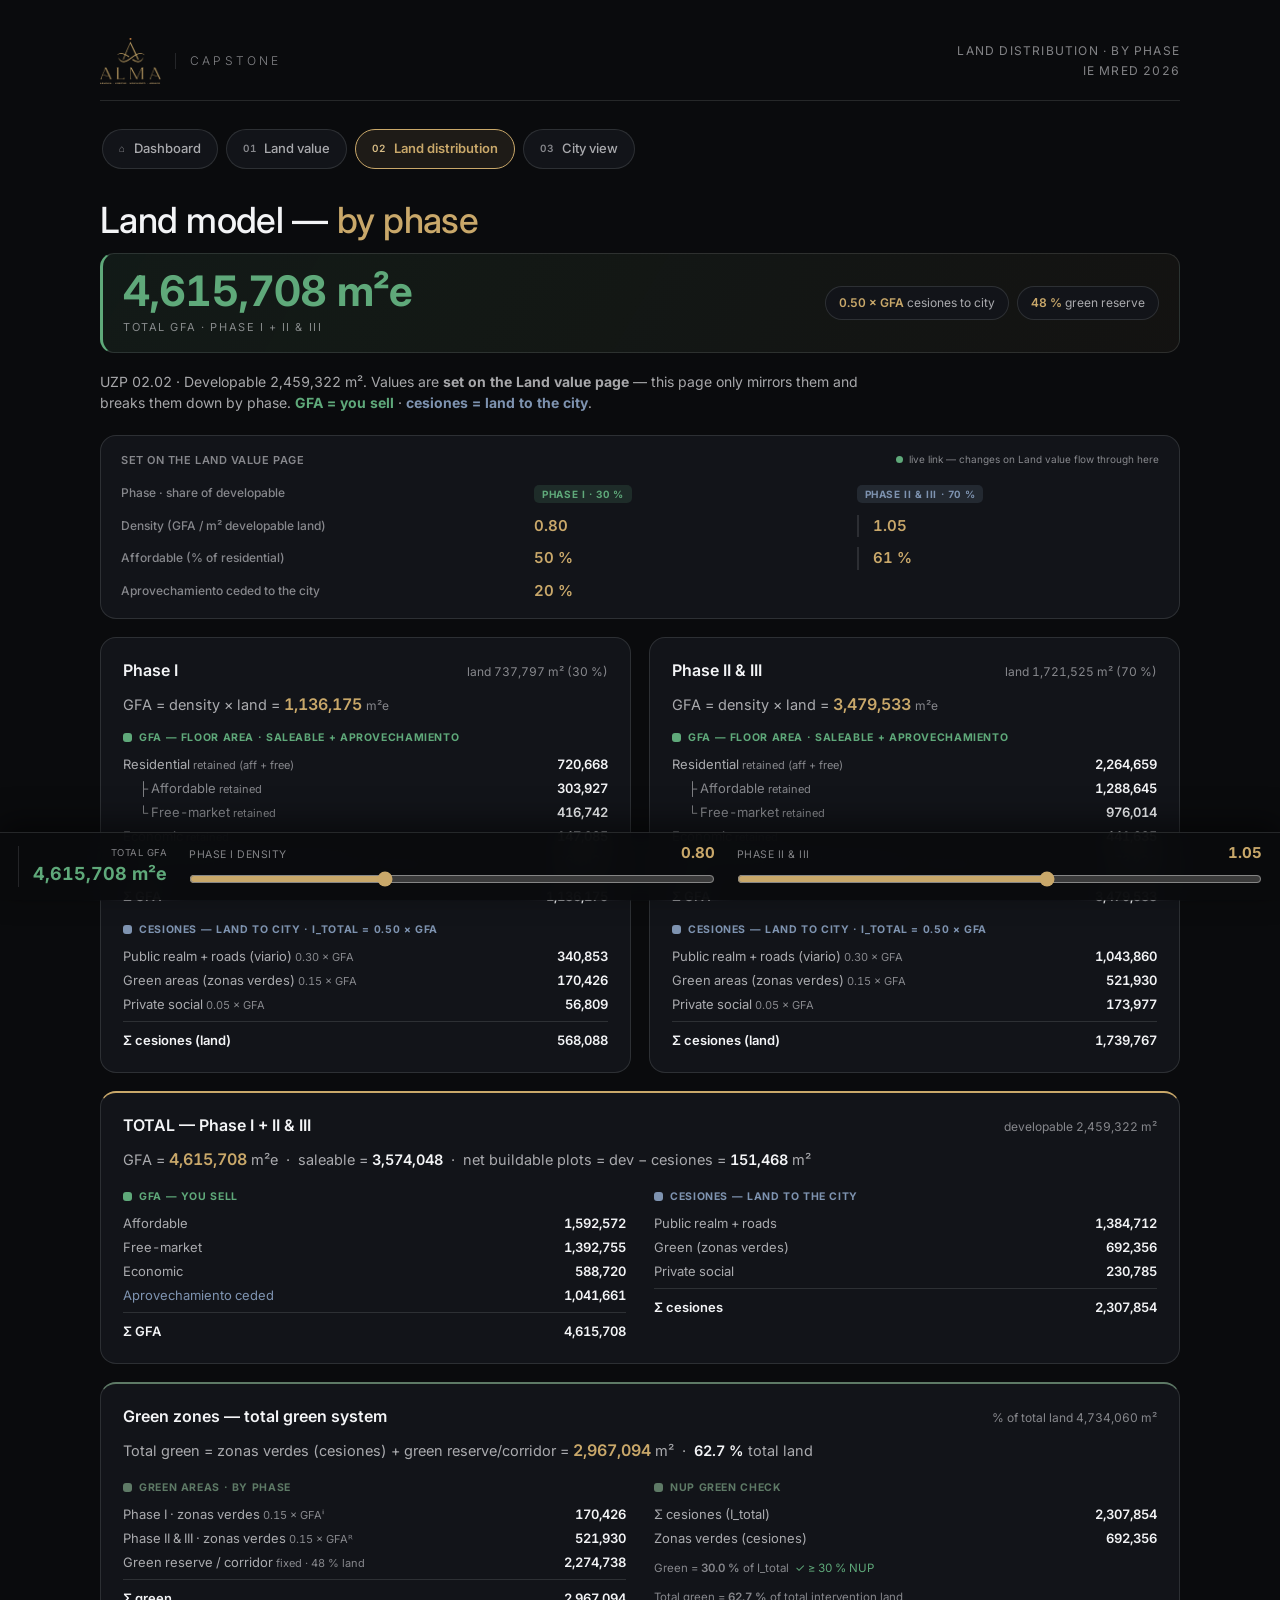
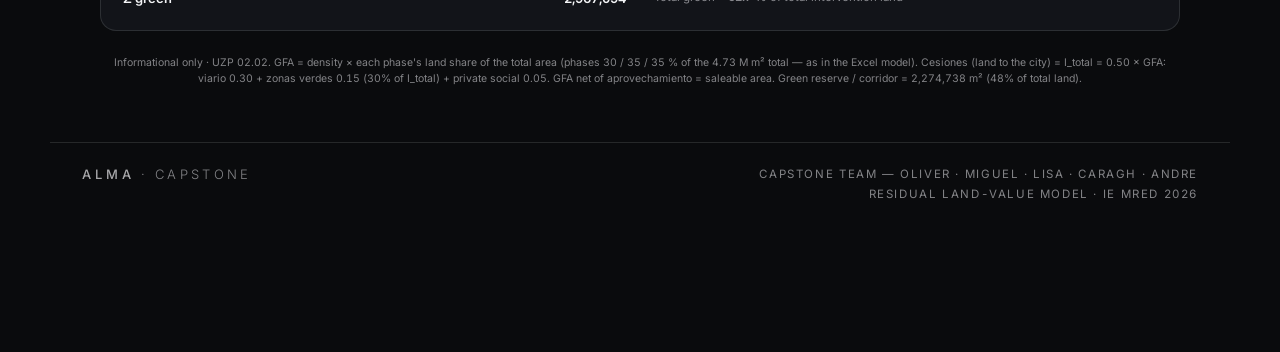
<file: land-distribution.html>
<!doctype html>
<html lang="sk">
<head>
<meta charset="utf-8">
<meta name="viewport" content="width=device-width, initial-scale=1">
<title>ALMA — Land model · by phase</title>
<link rel="preconnect" href="https://fonts.googleapis.com">
<link rel="preconnect" href="https://fonts.gstatic.com" crossorigin>
<link href="https://fonts.googleapis.com/css2?family=Inter:wght@300;400;500;600;700&display=swap" rel="stylesheet">
<style>
  :root{
    --bg:#0a0b0d; --bg-2:#121419; --surface:#121419; --surface-2:#171a20;
    --accent:#c9a86a; --accent-l:#d8bd86; --ink:#f3f4f6; --ink-2:rgba(241,242,245,.68); --ink-3:rgba(241,242,245,.52);
    --line:rgba(238,240,243,.12); --sell:#5fa97a; --cede:#7e93b0; --green:#5e7a66; --r:16px;
  }
  *{box-sizing:border-box} html{overflow-x:hidden}
  body{margin:0;background:var(--bg);color:var(--ink);font-family:Inter,-apple-system,sans-serif;
       -webkit-font-smoothing:antialiased;line-height:1.5;font-size:15px;padding:38px 22px 60px;font-variant-numeric:tabular-nums}
  .wrap{max-width:1080px;margin:0 auto}
  h1{font-size:clamp(25px,3.4vw,36px);font-weight:500;letter-spacing:-.02em;margin:0 0 6px}
  h1 .g{color:var(--accent)}
  .sub{color:var(--ink-2);font-size:14px;margin:0 0 22px;max-width:780px}
  .alink{color:var(--accent);text-decoration:none;font-weight:500;font-size:13.5px;display:inline-flex;align-items:center;gap:5px;transition:gap .2s}
  .alink:hover{gap:9px}
  .brandbar{display:flex;align-items:center;justify-content:space-between;gap:14px;padding-bottom:16px;border-bottom:1px solid var(--line);margin-bottom:26px}
  .brandbar .ctx{font-size:12px;color:var(--ink-3);letter-spacing:.1em;text-transform:uppercase;text-align:right;line-height:1.7}
  .brand{display:flex;align-items:center;gap:14px;text-decoration:none;min-width:0}
  .brand-logo{height:46px;width:auto;display:block}
  .brand-sub{font-weight:300;letter-spacing:.26em;font-size:12px;text-transform:uppercase;color:var(--ink-3);border-left:1px solid var(--line);padding-left:14px;line-height:1.3}
  @media(max-width:640px){.brand-logo{height:38px}.brand{gap:11px}.brand-sub{padding-left:11px;font-size:11px}.brandbar{flex-direction:column;align-items:stretch;gap:7px}.brandbar .ctx{text-align:left}}
  .hero-kpi{display:flex;align-items:center;gap:14px 22px;flex-wrap:wrap;margin:0 0 18px;padding:16px 20px;border:1px solid var(--line);border-left:3px solid var(--sell);border-radius:14px;background:linear-gradient(120deg,rgba(95,169,122,.10),rgba(201,168,106,.05))}
  .hero-kpi .hk-num{font-size:clamp(30px,6.4vw,42px);font-weight:700;letter-spacing:-.02em;color:var(--sell);line-height:1;font-variant-numeric:tabular-nums}
  .hero-kpi .hk-lab{display:block;font-size:11px;letter-spacing:.14em;text-transform:uppercase;color:var(--ink-3);margin-top:7px}
  .hero-kpi .hk-side{margin-left:auto;display:flex;gap:8px;flex-wrap:wrap}
  .hk-chip{font-size:12px;padding:7px 13px;border:1px solid var(--line);border-radius:999px;color:var(--ink-2);background:var(--surface);font-variant-numeric:tabular-nums;white-space:nowrap}
  .hk-chip b{color:var(--accent);font-weight:600}
  @media(max-width:640px){.hero-kpi{padding:14px 16px}.hero-kpi .hk-side{margin-left:0}}
  .pagenav{display:flex;gap:8px;margin:0 0 22px;overflow-x:auto;-webkit-overflow-scrolling:touch;scrollbar-width:none;padding:2px}
  .pagenav::-webkit-scrollbar{display:none}
  .pagenav a{flex:none;display:inline-flex;align-items:center;gap:8px;padding:9px 16px;border:1px solid var(--line);border-radius:999px;background:var(--surface);color:var(--ink-2);text-decoration:none;font-size:13px;font-weight:500;white-space:nowrap;transition:border-color .18s,color .18s}
  .pagenav a:hover{border-color:var(--accent-l);color:var(--ink)}
  .pagenav a.act{border-color:var(--accent);color:var(--accent);background:rgba(201,168,106,.1);font-weight:600;pointer-events:none}
  .pagenav a .n{font-size:10px;color:var(--ink-3);font-weight:600;letter-spacing:.08em}
  .pagenav a.act .n{color:var(--accent-l)}
  @media(max-width:640px){.pagenav{margin:0 -22px 20px;padding:2px 22px}.pagenav a{padding:11px 15px;font-size:12.5px}}
  #srcDock{display:none;margin-top:18px}
  @media(max-width:820px){#srcDock.on{display:block}}
  /* passive settings panel (mirrors HP) */
  .src{background:var(--surface);border:1px solid var(--line);border-radius:var(--r);padding:16px 20px;margin-bottom:18px}
  .src-h{display:flex;align-items:center;justify-content:space-between;gap:12px;margin-bottom:14px;flex-wrap:wrap}
  .src-h .lbl{font-size:11px;color:var(--ink-3);text-transform:uppercase;letter-spacing:.05em;font-weight:600}
  .src-grid{display:grid;grid-template-columns:1.3fr 1fr 1fr;gap:10px 20px;align-items:center}
  .src-grid .rh{font-size:12px;color:var(--ink-3);font-weight:500}
  .src-grid .ph{font-size:10px;font-weight:700;text-transform:uppercase;letter-spacing:.06em;padding:3px 8px;border-radius:5px;justify-self:start}
  .t-i{background:rgba(95,169,122,.16);color:var(--sell)} .t-r{background:rgba(126,147,176,.16);color:var(--cede)}
  .src-grid .pv{font-weight:600;font-size:15px;color:var(--accent)}
  .src-grid .pv.sec{border-left:2px solid var(--line);padding-left:14px}
  .src .live{font-size:10px;color:var(--ink-3);display:inline-flex;align-items:center;gap:6px}
  .live .pip{width:7px;height:7px;border-radius:50%;background:var(--sell);box-shadow:0 0 0 0 rgba(95,169,122,.5);animation:pulse 2.4s infinite}
  @keyframes pulse{0%{box-shadow:0 0 0 0 rgba(95,169,122,.45)}70%{box-shadow:0 0 0 7px rgba(95,169,122,0)}100%{box-shadow:0 0 0 0 rgba(95,169,122,0)}}
  /* phase cards */
  .phases{display:grid;grid-template-columns:1fr 1fr;gap:18px}
  .card{background:var(--surface);border:1px solid var(--line);border-radius:var(--r);padding:20px 22px}
  .card.tot{grid-column:1/-1;border-top:2px solid var(--accent)}
  .card.green{grid-column:1/-1;border-top:2px solid var(--green)}
  .ch{display:flex;align-items:baseline;gap:9px;margin:0 0 3px}
  .ch .t{font-weight:600;font-size:16px}
  .ch .l{color:var(--ink-3);font-size:12px;margin-left:auto}
  .eq{font-size:14.5px;margin:10px 0 4px;color:var(--ink-2)}
  .eq b{color:var(--ink);font-weight:600}
  .eq .big{color:var(--accent);font-weight:600;font-size:16px}
  .scat{margin-top:14px}
  .scat .sh{font-size:10.5px;font-weight:700;text-transform:uppercase;letter-spacing:.06em;margin:0 0 6px;display:flex;align-items:center;gap:7px}
  .scat.sell .sh{color:var(--sell)} .scat.cede .sh{color:var(--cede)} .scat.grn .sh{color:var(--green)}
  .dot{width:9px;height:9px;border-radius:3px}
  .tree{font-size:13px;line-height:1.85}
  .nd{display:grid;grid-template-columns:1fr auto;gap:12px}
  .nd .lb{color:var(--ink-2)} .nd .lb.i1{padding-left:16px;color:var(--ink-3)}
  .nd .vv{font-weight:600;color:var(--ink);white-space:nowrap}
  .nd .fm{color:var(--ink-3);font-size:11px}
  .scat .tt{display:grid;grid-template-columns:1fr auto;gap:12px;border-top:1px solid var(--line);margin-top:5px;padding-top:6px;font-weight:600}
  .scat .tt .vv{color:var(--ink)}
  .chk{font-size:11.5px;margin-top:8px;color:var(--ink-3)} .chk b{font-weight:600}
  .ok{color:var(--sell)} .no{color:#ff9a9a}
  .disc{font-size:10.5px;color:var(--ink-3);margin-top:24px;text-align:center}
  @media(max-width:820px){
    .phases{grid-template-columns:1fr}.card.green .gg{grid-template-columns:1fr}
    .src-grid{grid-template-columns:1fr 1fr;gap:6px 16px}
    .src-grid .rh{grid-column:1/-1;margin-top:8px}
    .src-grid .pv.sec{border-left:2px solid var(--line);padding-left:14px}
  }

  .densbar{position:fixed;padding-bottom:max(9px,env(safe-area-inset-bottom));font-variant-numeric:tabular-nums;left:0;right:0;bottom:0;z-index:300;background:rgba(10,11,13,.94);-webkit-backdrop-filter:blur(14px);backdrop-filter:blur(14px);border-top:1px solid var(--line);padding:9px 18px;display:flex;gap:22px;align-items:center;box-shadow:0 -10px 30px rgba(0,0,0,.5)}
  .densbar .db-grp{display:flex;flex-direction:column;gap:3px;flex:1 1 0;min-width:0}
  .densbar .dl{display:flex;justify-content:space-between;align-items:baseline;font-size:10.5px;text-transform:uppercase;letter-spacing:.05em;color:var(--ink-3)}
  .densbar .dl b{font-size:15px;font-weight:700;color:var(--accent);letter-spacing:0}
  .densbar input[type=range]{width:100%;height:24px;accent-color:var(--accent);cursor:pointer;margin:0}
  .densbar .db-out{flex:none;text-align:right;padding-left:14px;border-left:1px solid var(--line)}
  .densbar .db-out .dl{display:block;font-size:9.5px;color:var(--ink-3)}
  .densbar .db-out b{font-size:18px;font-weight:700;color:var(--sell)}
  body{padding-bottom:104px}
  @media(max-width:680px){
    .densbar{flex-wrap:wrap;gap:6px 14px;padding:8px 12px 12px}
    .densbar .db-grp{flex:1 1 42%}
    .densbar input[type=range]{height:30px}
    .densbar .db-out{flex:1 1 100%;order:-1;text-align:center;border-left:none;border-bottom:1px solid var(--line);padding:2px 0 7px;margin-bottom:2px}
    .densbar .db-out .dl{display:inline;margin-right:8px}
    body{padding-bottom:158px}
  }
  @media(max-width:640px){
    html,body{overflow-x:hidden;max-width:100%}
    .brandbar{flex-direction:column;align-items:stretch;gap:7px}
    .brandbar>*{max-width:100%;min-width:0;overflow-wrap:anywhere}
    .brandbar .ctx,.brandbar .madrid-t{text-align:left}
    body :where(div,span,p,b,small,td,th,a,li){min-width:0}
    body :where(.top,.arow,.crow,.lr,.zr,.headline-val,.wf,.costhead,.persqm,.skyhead,.labs,.stat,.metrow,.herolegend,.madrid,.plstrip,.kpi,.pm,.kpis){flex-wrap:wrap}
    body :where(p,.note,.formula,.sub,.assump,.meta,.lede,.pd,td,.lh,.fm,.h-sub){overflow-wrap:anywhere}
    table{table-layout:fixed;width:100%}
  }
  /* ── touch-friendly sliders + no scroll-jitter on drag ── */
  input[type=range]{touch-action:none}
  @media(max-width:760px){
    input[type=range]{height:38px}
    input[type=range]::-webkit-slider-thumb{width:28px;height:28px;border-width:4px}
    input[type=range]::-moz-range-thumb{width:28px;height:28px;border-width:4px}
    .densbar input[type=range]{height:44px}
    .densbar input[type=range]::-webkit-slider-thumb{width:32px;height:32px}
    .densbar input[type=range]::-moz-range-thumb{width:32px;height:32px}
    .arow input,.minput{min-height:34px;font-size:15px}
  }
  /* mobile tap polish */
  @media(max-width:640px){*{-webkit-tap-highlight-color:transparent}}
  .page-footer{display:flex;justify-content:space-between;align-items:flex-start;gap:16px;max-width:1180px;margin:56px auto 0;padding:22px 32px 44px;border-top:1px solid var(--line);flex-wrap:wrap}
  .page-footer .pf-l{font-size:13px;font-weight:300;letter-spacing:.26em;text-transform:uppercase;color:var(--ink-3)}
  .page-footer .pf-l b{color:var(--ink-2);font-weight:500;letter-spacing:.3em}
  .page-footer .pf-r{font-size:11.5px;letter-spacing:.14em;text-transform:uppercase;color:var(--ink-3);text-align:right;line-height:1.7}
  @media(max-width:640px){.page-footer{flex-direction:column;gap:8px;padding:20px 16px 44px;margin-top:40px}.page-footer .pf-r{text-align:left}}
</style>
</head>
<body>
<script>/* always open at the Excel proposed scenario — ignore any saved state */try{localStorage.setItem("losCerros_shared",JSON.stringify({dI:"0.80",dR:"1.05",aI:"50",aR:"61",cess:"20",resiShare:"85",sellEff:"100",pFree:"4700",pAff:"2000"}));localStorage.removeItem("losCerros_dev");localStorage.removeItem("losCerros_city");}catch(e){}</script>
<div class="wrap">
  <div class="brandbar">
    <a class="brand" href="index.html"><img class="brand-logo" src="alma-logo-gold.png" alt="ALMA"><span class="brand-sub">Capstone</span></a>
    <span class="ctx">Land distribution · by phase<br>IE MRED 2026</span>
  </div>

  <nav class="pagenav" aria-label="Model pages">
    <a href="index.html"><span class="n">⌂</span>Dashboard</a>
    <a href="land-value.html"><span class="n">01</span>Land value</a>
    <a href="land-distribution.html" class="act" aria-current="page"><span class="n">02</span>Land distribution</a>
    <a href="city.html"><span class="n">03</span>City view</a>
  </nav>

  <h1>Land model — <span class="g">by phase</span></h1>

  <div class="hero-kpi">
    <div><span class="hk-num" id="hkGfa">4,615,708 m²e</span><span class="hk-lab">Total GFA · Phase I + II &amp; III</span></div>
    <div class="hk-side">
      <span class="hk-chip"><b>0.50 × GFA</b> cesiones to city</span>
      <span class="hk-chip"><b>48 %</b> green reserve</span>
    </div>
  </div>

  <p class="sub">UZP 02.02 · Developable 2,459,322 m². Values are <b>set on the Land value page</b> — this page only mirrors them and breaks them down by phase. <b style="color:var(--sell)">GFA = you sell</b> · <b style="color:var(--cede)">cesiones = land to the city</b>.</p>

  <!-- PASSIVE SETTINGS (mirror of HP via localStorage) -->
  <div class="src">
    <div class="src-h">
      <span class="lbl">Set on the Land value page</span>
      <span class="live"><span class="pip"></span>live link — changes on Land value flow through here</span>
    </div>
    <div class="src-grid">
      <div class="rh">Phase · share of developable</div>
      <div><span class="ph t-i">Phase I · 30 %</span></div>
      <div><span class="ph t-r">Phase II &amp; III · 70 %</span></div>
      <div class="rh">Density (GFA / m² developable land)</div>
      <div class="pv" id="vDI">0.80</div>
      <div class="pv sec" id="vDR">1.05</div>
      <div class="rh">Affordable (% of residential)</div>
      <div class="pv" id="vAI">50 %</div>
      <div class="pv sec" id="vAR">61 %</div>
      <div class="rh">Aprovechamiento ceded to the city</div>
      <div class="pv" id="vCess" style="grid-column:2/-1">20 %</div>
    </div>
  </div>

  <!-- PHASE CARDS -->
  <div class="phases">
    <div class="card" id="cardI"></div>
    <div class="card" id="cardR"></div>
    <div class="card tot" id="cardT"></div>
    <div class="card green" id="cardG"></div>
  </div>

  <!-- mobile: settings mirror relocates here (end of page) -->
  <div id="srcDock"></div>

  <p class="disc">Informational only · UZP 02.02. GFA = density × each phase's land share of the total area (phases 30 / 35 / 35 % of the 4.73 M m² total — as in the Excel model). Cesiones (land to the city) = I_total = 0.50 × GFA: viario 0.30 + zonas verdes 0.15 (30% of I_total) + private social 0.05. GFA net of aprovechamiento = saleable area. Green reserve / corridor = 2,274,738 m² (48% of total land).</p>
</div>

<script>
  const DEV=2459322, LAND=4734060, TOT=LAND/DEV;       // 1.9249 — total-density → developable
  const LAND_P1=737797, LAND_R=1721525;                // fixed HP split 30 / 70
  const LAND_RES=LAND-DEV;                             // 2,274,738 green reserve / corridor (48%)
  let RESID=0.85;
  const $=id=>document.getElementById(id);
  const f0=x=>Math.round(x).toLocaleString('en-US');
  // ---- read HP settings from localStorage (keys written by the Land value app) ----
  const DEF={dI:0.80,dR:1.05,aI:50,aR:61,cess:20,resiShare:85};   // proposed model default (mirrors Land value HP)
  function readLS(k){try{return JSON.parse(localStorage.getItem(k))||{}}catch(e){return {}}}
  function settings(){
    const sh=readLS('losCerros_shared'), pg=readLS('losCerros_dev');
    const g=(k)=>{const v=sh[k]!==undefined?sh[k]:(pg[k]!==undefined?pg[k]:DEF[k]); return +v;};
    return {dI:g('dI'),dR:g('dR'),aI:g('aI')/100,aR:g('aR')/100,cess:g('cess')/100,resiShare:g('resiShare')/100};
  }
  // ---- one phase · value-unit aprovechamiento cession (replicates Excel City-30Y / Model) ----
  function phase(land, dTotal, affShare, cess, resiShare){
    const RESI=Math.min(1,Math.max(0,resiShare)), ECON=1-RESI;
    const coefFree=1, coefAff=0.5, cessPct=cess, handAff=0.5;   // value weights & handover mix (policy)
    const gfa=land*dTotal*TOT;                           // GFA = density × total-land phase allotment (Excel Model B50)
    const resiRaw=gfa*RESI, econRaw=gfa*ECON;
    const affQ=resiRaw*affShare, freeQ=resiRaw*(1-affShare);
    const vu=affQ*coefAff+freeQ*coefFree+econRaw*coefFree;      // aprovechamiento (value units)
    const ent=vu*cessPct;                                       // city entitlement (20% of value)
    const cessAff=ent*handAff/coefFree*(coefFree/coefAff);      // ceded affordable plots (coef 0.5)
    const cessFE=ent*(1-handAff)/coefFree;                      // ceded free/econ plots (coef 1.0)
    const pool=freeQ+econRaw;
    const retAff=affQ-cessAff;
    const retFree=freeQ-(pool>0?cessFE*(freeQ/pool):0);
    const retEcon=econRaw-(pool>0?cessFE*(econRaw/pool):0);
    const ceded=cessAff+cessFE;                                 // total ceded m²e (value-unit basis ≈ 22.6% of GFA)
    const resi=retAff+retFree, aff=retAff, free=retFree, eco=retEcon;
    const realm=0.30*gfa, green=0.15*gfa, soc=0.05*gfa, ces=realm+green+soc;  // physical cesiones I_total = 0.50×GFA
    return {land,gfa,gfaR:resi+eco,resi,aff,free,eco,ceded,realm,green,soc,ces};
  }
  function ndRow(lab,formula,val,indent){
    return `<div class="nd"><span class="lb ${indent?'i1':''}">${lab} ${formula?`<span class="fm">${formula}</span>`:''}</span><span class="vv">${f0(val)}</span></div>`;
  }
  function cardHTML(p, tag, tagClass, landNote){
    return `<div class="ch"><span class="t">${tag}</span><span class="l">${landNote}</span></div>
      <div class="eq">GFA = density × land = <span class="big">${f0(p.gfa)}</span> <span style="color:var(--ink-3);font-size:12px">m²e</span></div>
      <div class="scat sell"><div class="sh"><span class="dot" style="background:var(--sell)"></span>GFA — floor area · saleable + aprovechamiento</div><div class="tree">
        ${ndRow('Residential','retained (aff + free)',p.resi)}
        ${ndRow('├ Affordable','retained',p.aff,true)}
        ${ndRow('└ Free-market','retained',p.free,true)}
        ${ndRow('Economic','retained',p.eco)}
        ${ndRow('<span style="color:var(--cede)">Aprovechamiento ceded to the city</span>','20% of value units',p.ceded)}
        <div class="tt"><span>Σ GFA</span><span class="vv">${f0(p.gfa)}</span></div>
      </div></div>
      <div class="scat cede"><div class="sh"><span class="dot" style="background:var(--cede)"></span>CESIONES — land to city · I_total = 0.50 × GFA</div><div class="tree">
        ${ndRow('Public realm + roads (viario)','0.30 × GFA',p.realm)}
        ${ndRow('Green areas (zonas verdes)','0.15 × GFA',p.green)}
        ${ndRow('Private social','0.05 × GFA',p.soc)}
        <div class="tt"><span>Σ cesiones (land)</span><span class="vv">${f0(p.ces)}</span></div>
      </div></div>`;
  }
  function render(){
    const s=settings(); RESID=s.resiShare;
    // mirror settings panel
    $('vDI').textContent=s.dI.toFixed(2); $('vDR').textContent=s.dR.toFixed(2);
    $('vAI').textContent=Math.round(s.aI*100)+' %'; $('vAR').textContent=Math.round(s.aR*100)+' %';
    $('vCess').textContent=Math.round(s.cess*100)+' %';
    const PI=phase(LAND_P1,s.dI,s.aI,s.cess,s.resiShare), PR=phase(LAND_R,s.dR,s.aR,s.cess,s.resiShare);
    $('cardI').innerHTML=cardHTML(PI,'Phase I','t-i',`land ${f0(LAND_P1)} m² (30 %)`);
    $('cardR').innerHTML=cardHTML(PR,'Phase II & III','t-r',`land ${f0(LAND_R)} m² (70 %)`);
    // total
    const T={gfa:PI.gfa+PR.gfa, gfaR:PI.gfaR+PR.gfaR, aff:PI.aff+PR.aff, free:PI.free+PR.free, eco:PI.eco+PR.eco,
             realm:PI.realm+PR.realm, green:PI.green+PR.green, soc:PI.soc+PR.soc, ces:PI.ces+PR.ces, ceded:PI.ceded+PR.ceded};
    const plots=DEV-T.ces;
    $('cardT').innerHTML=`<div class="ch"><span class="t">TOTAL — Phase I + II &amp; III</span><span class="l">developable ${f0(DEV)} m²</span></div>
      <div class="eq">GFA = <span class="big">${f0(T.gfa)}</span> m²e &nbsp;·&nbsp; saleable = <b>${f0(T.gfaR)}</b> &nbsp;·&nbsp; net buildable plots = dev − cesiones = <b>${f0(plots)}</b> m²</div>
      <div style="display:grid;grid-template-columns:1fr 1fr;gap:0 28px">
        <div class="scat sell"><div class="sh"><span class="dot" style="background:var(--sell)"></span>GFA — you sell</div><div class="tree">
          ${ndRow('Affordable',null,T.aff)}${ndRow('Free-market',null,T.free)}${ndRow('Economic',null,T.eco)}
          ${ndRow('<span style="color:var(--cede)">Aprovechamiento ceded</span>',null,T.ceded)}
          <div class="tt"><span>Σ GFA</span><span class="vv">${f0(T.gfa)}</span></div>
        </div></div>
        <div class="scat cede"><div class="sh"><span class="dot" style="background:var(--cede)"></span>CESIONES — land to the city</div><div class="tree">
          ${ndRow('Public realm + roads',null,T.realm)}${ndRow('Green (zonas verdes)',null,T.green)}${ndRow('Private social',null,T.soc)}
          <div class="tt"><span>Σ cesiones</span><span class="vv">${f0(T.ces)}</span></div>
        </div></div>
      </div>`;
    // GREEN ZONES — dedicated breakdown (the addition on top of HP)
    const greenPub=T.green;                              // zonas verdes within cesiones (both phases)
    const greenTot=greenPub+LAND_RES;                    // + fixed reserve / corridor
    const pctTot=greenTot/LAND*100;                      // % of total intervention land
    const greenOfPublic=T.green/T.ces*100;               // NUP: green ≥30% of I_total (total cesiones block)
    const ok30=greenOfPublic>=29.5;
    $('cardG').innerHTML=`<div class="ch"><span class="t">Green zones — total green system</span><span class="l">% of total land ${f0(LAND)} m²</span></div>
      <div class="eq">Total green = zonas verdes (cesiones) + green reserve/corridor = <span class="big">${f0(greenTot)}</span> m² &nbsp;·&nbsp; <b>${pctTot.toFixed(1)} %</b> total land</div>
      <div class="gg" style="display:grid;grid-template-columns:1fr 1fr;gap:0 28px">
        <div class="scat grn"><div class="sh"><span class="dot" style="background:var(--green)"></span>Green areas · by phase</div><div class="tree">
          ${ndRow('Phase I · zonas verdes','0.15 × GFAⁱ',PI.green)}
          ${ndRow('Phase II & III · zonas verdes','0.15 × GFAᴿ',PR.green)}
          ${ndRow('Green reserve / corridor','fixed · 48 % land',LAND_RES)}
          <div class="tt"><span>Σ green</span><span class="vv">${f0(greenTot)}</span></div>
        </div></div>
        <div class="scat grn"><div class="sh"><span class="dot" style="background:var(--green)"></span>NUP green check</div><div class="tree">
          ${ndRow('Σ cesiones (I_total)',null,T.ces)}
          ${ndRow('Zonas verdes (cesiones)',null,greenPub)}
          <div class="chk">Green = <b>${greenOfPublic.toFixed(1)} %</b> of I_total &nbsp;<span class="${ok30?'ok':'no'}">${ok30?'✓ ≥ 30 % NUP':'✗ &lt; 30 % NUP'}</span></div>
          <div class="chk">Total green = <b>${pctTot.toFixed(1)} %</b> of total intervention land</div>
        </div></div>
      </div>`;
  }
  // live-sync: re-render whenever HP writes new settings to localStorage
  window.addEventListener('storage',e=>{ if(e.key==='losCerros_shared'||e.key==='losCerros_dev') render(); });
  render();
</script>

<footer class="page-footer"><div class="pf-l"><b>ALMA</b> · Capstone</div><div class="pf-r">Capstone team — Oliver · Miguel · Lisa · Caragh · Andre<br>Residual land-value model · IE MRED 2026</div></footer>
<div class="densbar" aria-label="Density controls">
  <div class="db-out"><span class="dl">Total GFA</span><b id="bOut">4,615,708 m²e</b></div>
  <div class="db-grp">
    <div class="dl"><span>Phase I density</span><b id="bVDI">0.80</b></div>
    <input type="range" id="bDI" min="0.39" max="1.50" step="0.01" value="0.80" aria-label="Phase I density">
  </div>
  <div class="db-grp">
    <div class="dl"><span>Phase II &amp; III</span><b id="bVDR">1.05</b></div>
    <input type="range" id="bDR" min="0.39" max="1.50" step="0.01" value="1.05" aria-label="Phase II and III density">
  </div>
</div>
<script>
(function(){
  var g=function(id){return document.getElementById(id);};
  var bDI=g('bDI'), bDR=g('bDR');
  function setShared(k,v){var sh={};try{sh=JSON.parse(localStorage.getItem('losCerros_shared')||'{}');}catch(e){}sh[k]=v;try{localStorage.setItem('losCerros_shared',JSON.stringify(sh));}catch(e){}}
  function upd(){var di=+bDI.value,dr=+bDR.value;g('bVDI').textContent=di.toFixed(2);g('bVDR').textContent=dr.toFixed(2);var gfa=(737797*di+1721525*dr)*(4734060/2459322);g('bOut').textContent=Math.round(gfa).toLocaleString('en-US')+' m²e';}
  bDI.addEventListener('input',function(){setShared('dI',bDI.value);upd();if(typeof render==='function')render();});
  bDR.addEventListener('input',function(){setShared('dR',bDR.value);upd();if(typeof render==='function')render();});
  try{var sh=JSON.parse(localStorage.getItem('losCerros_shared')||'{}');if(sh.dI!==undefined)bDI.value=sh.dI;if(sh.dR!==undefined)bDR.value=sh.dR;}catch(e){}
  upd();
})();
</script>
<script>
/* headline KPI mirrors the live GFA readout */
(function(){
  var s=document.getElementById('bOut'), d=document.getElementById('hkGfa');
  if(!s||!d) return;
  var f=function(){ d.textContent=s.textContent; };
  new MutationObserver(f).observe(s,{childList:true,characterData:true,subtree:true}); f();
})();
</script>
<script>
/* mobile: move the settings mirror below the phase cards; restore on desktop */
(function(){
  var mq=window.matchMedia('(max-width:820px)');
  var src=document.querySelector('.src'), dock=document.getElementById('srcDock');
  if(!src||!dock) return;
  var marker=document.createElement('div'); marker.style.display='none';
  src.parentNode.insertBefore(marker,src);
  function place(){
    if(mq.matches){ dock.appendChild(src); dock.classList.add('on'); }
    else{ marker.parentNode.insertBefore(src,marker.nextSibling); dock.classList.remove('on'); }
  }
  if(mq.addEventListener) mq.addEventListener('change',place); else mq.addListener(place);
  place();
})();
</script>
</body>
</html>
</file>
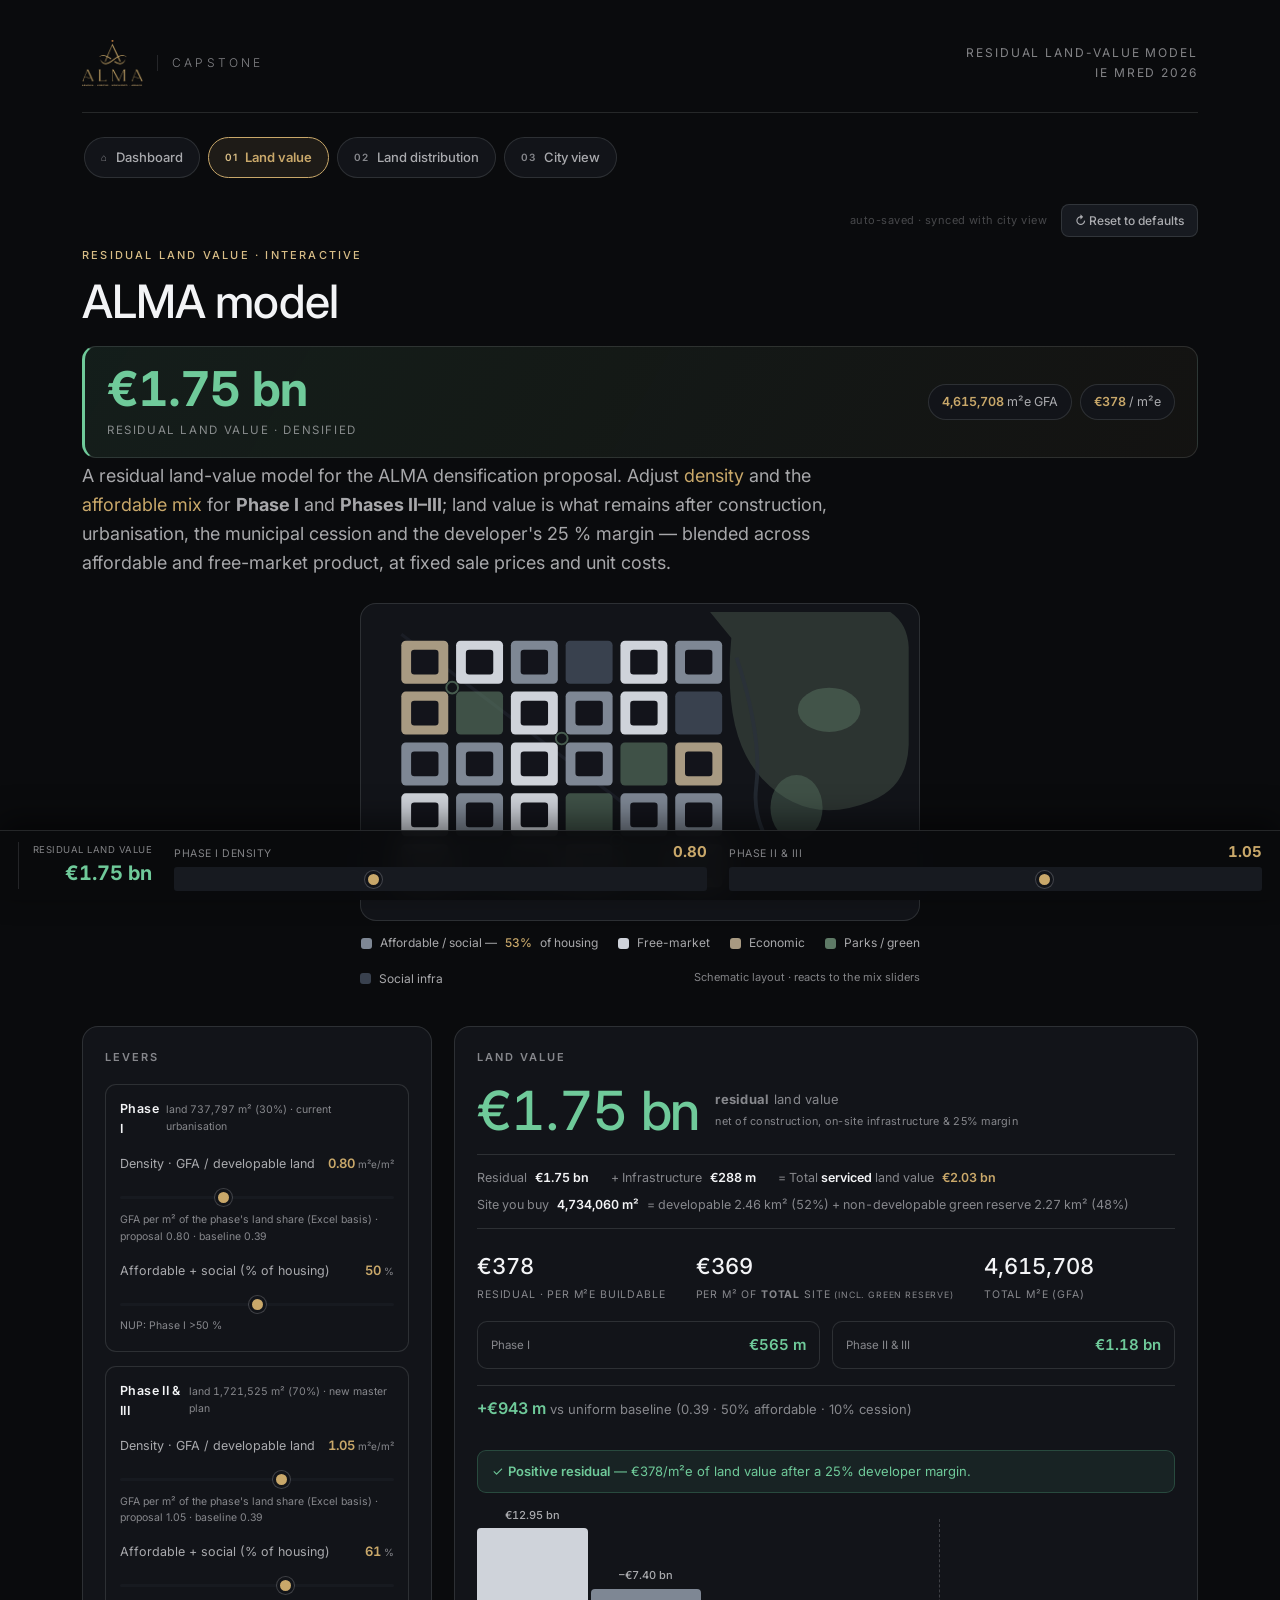
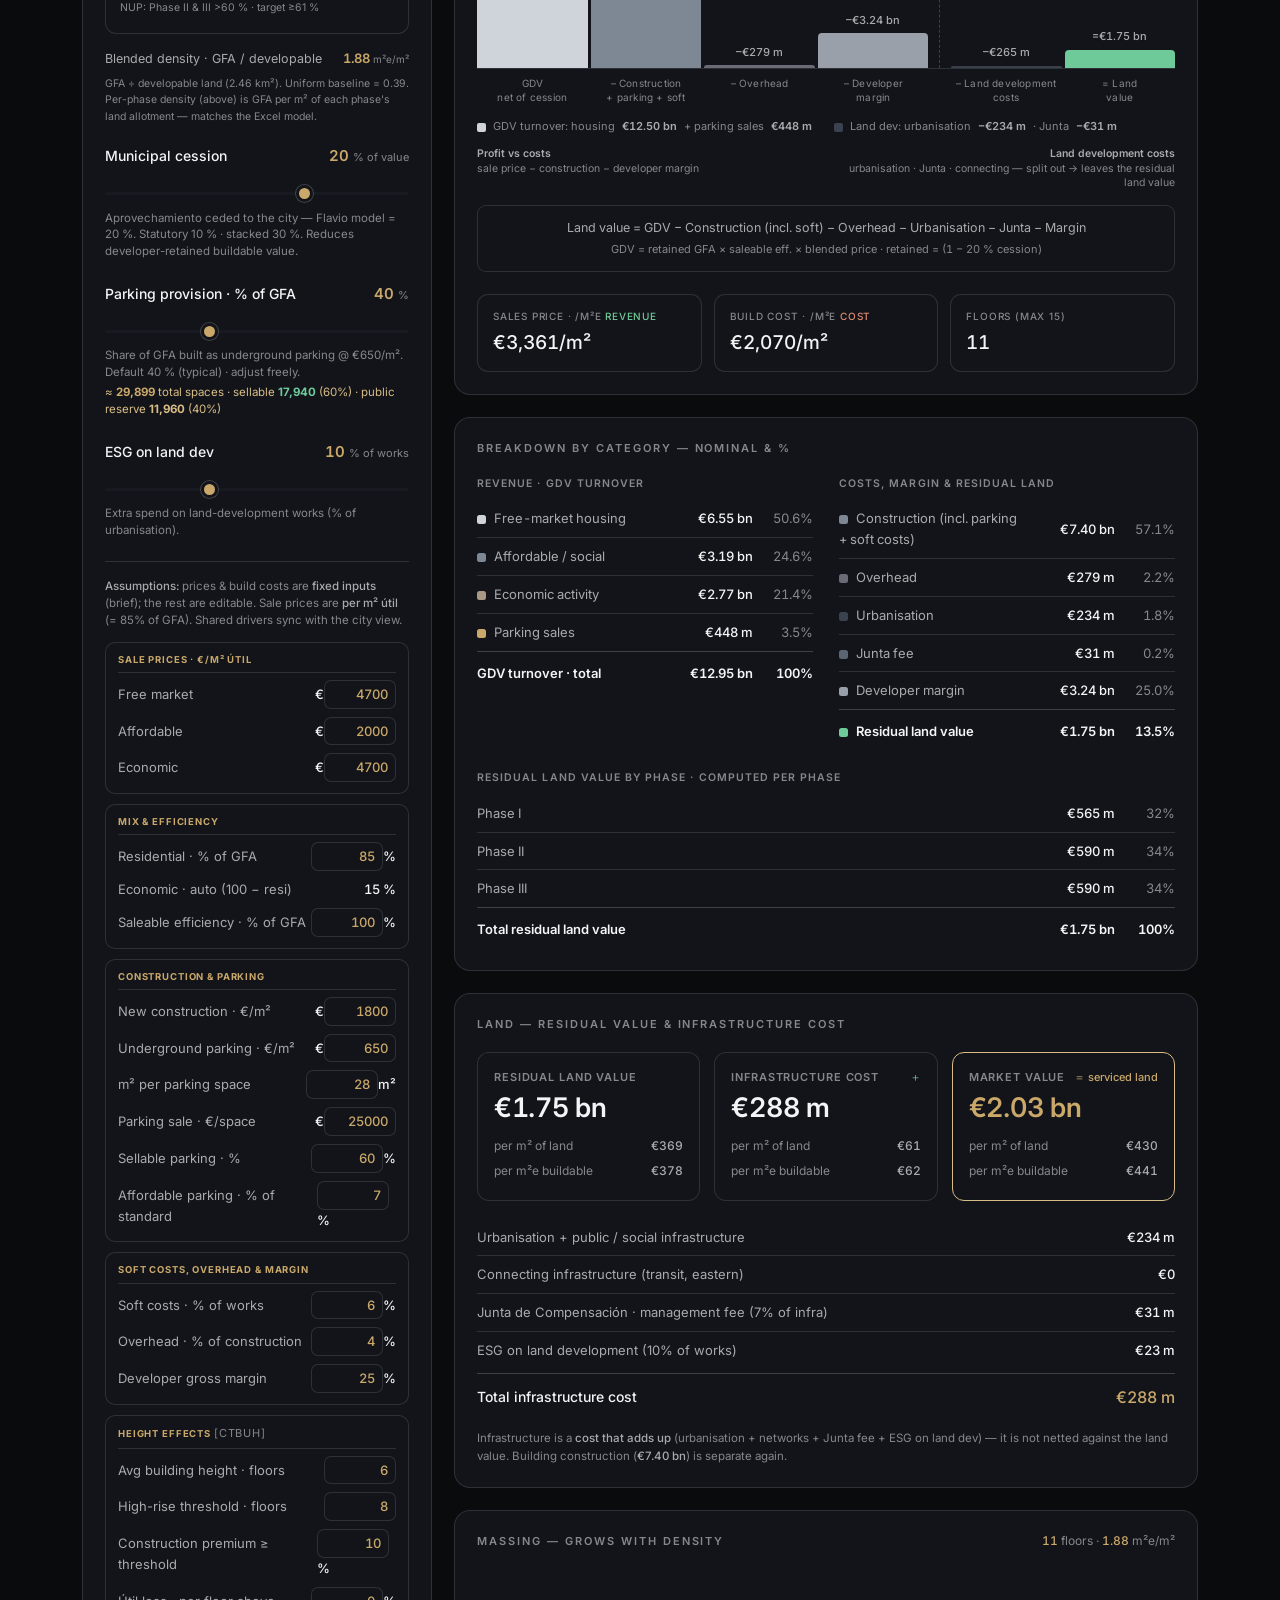
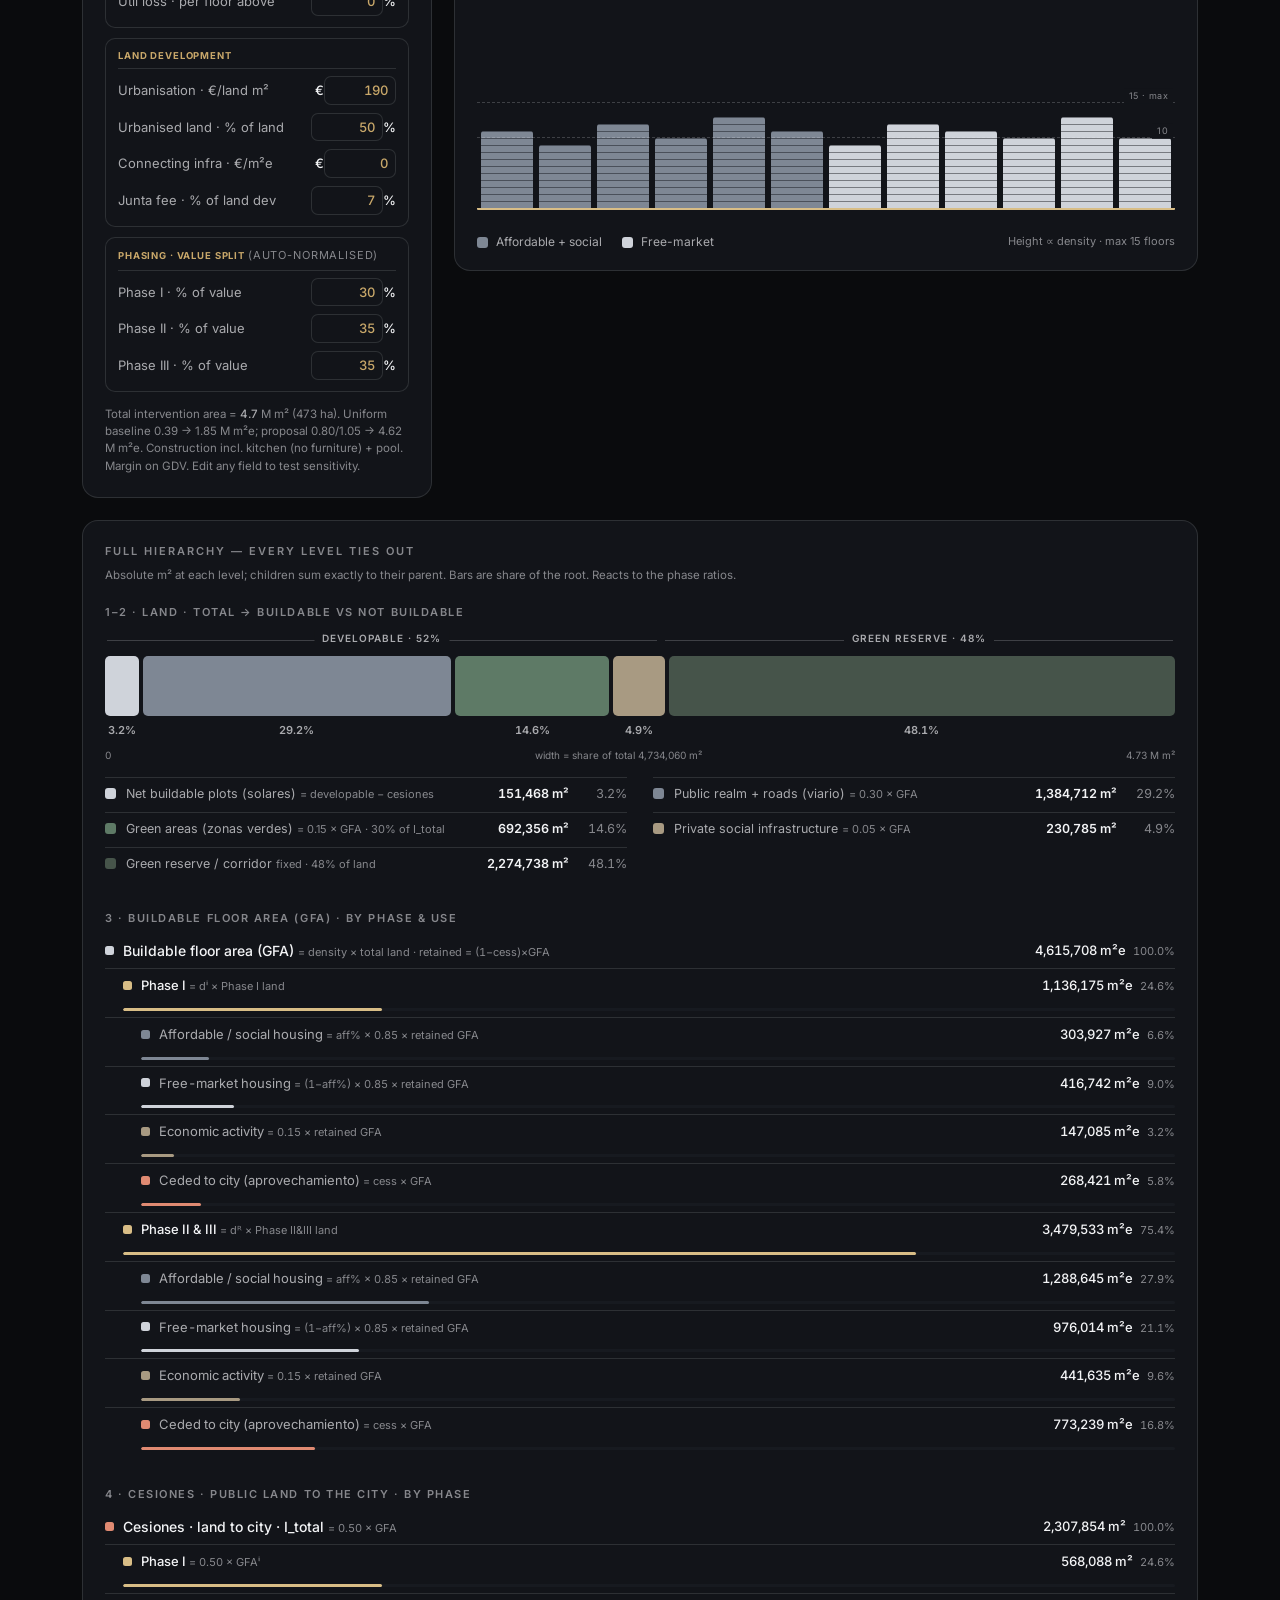
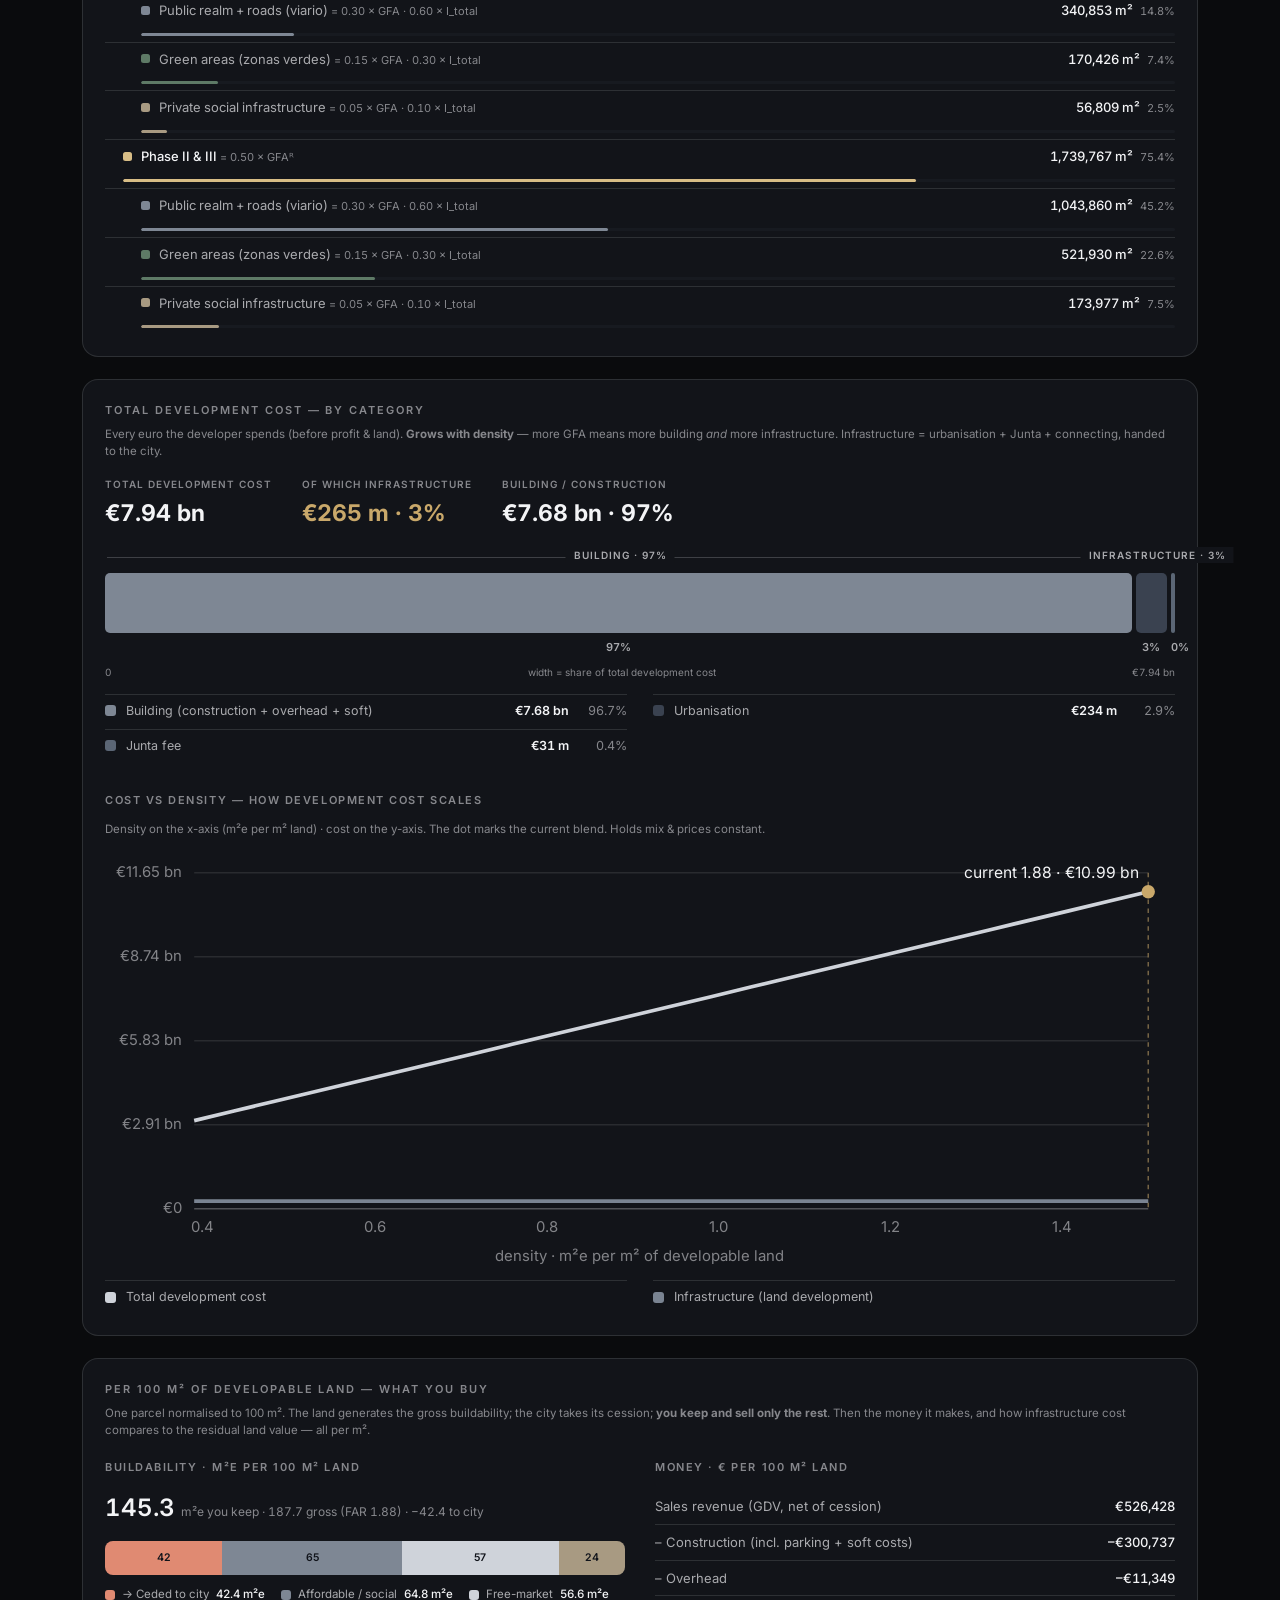
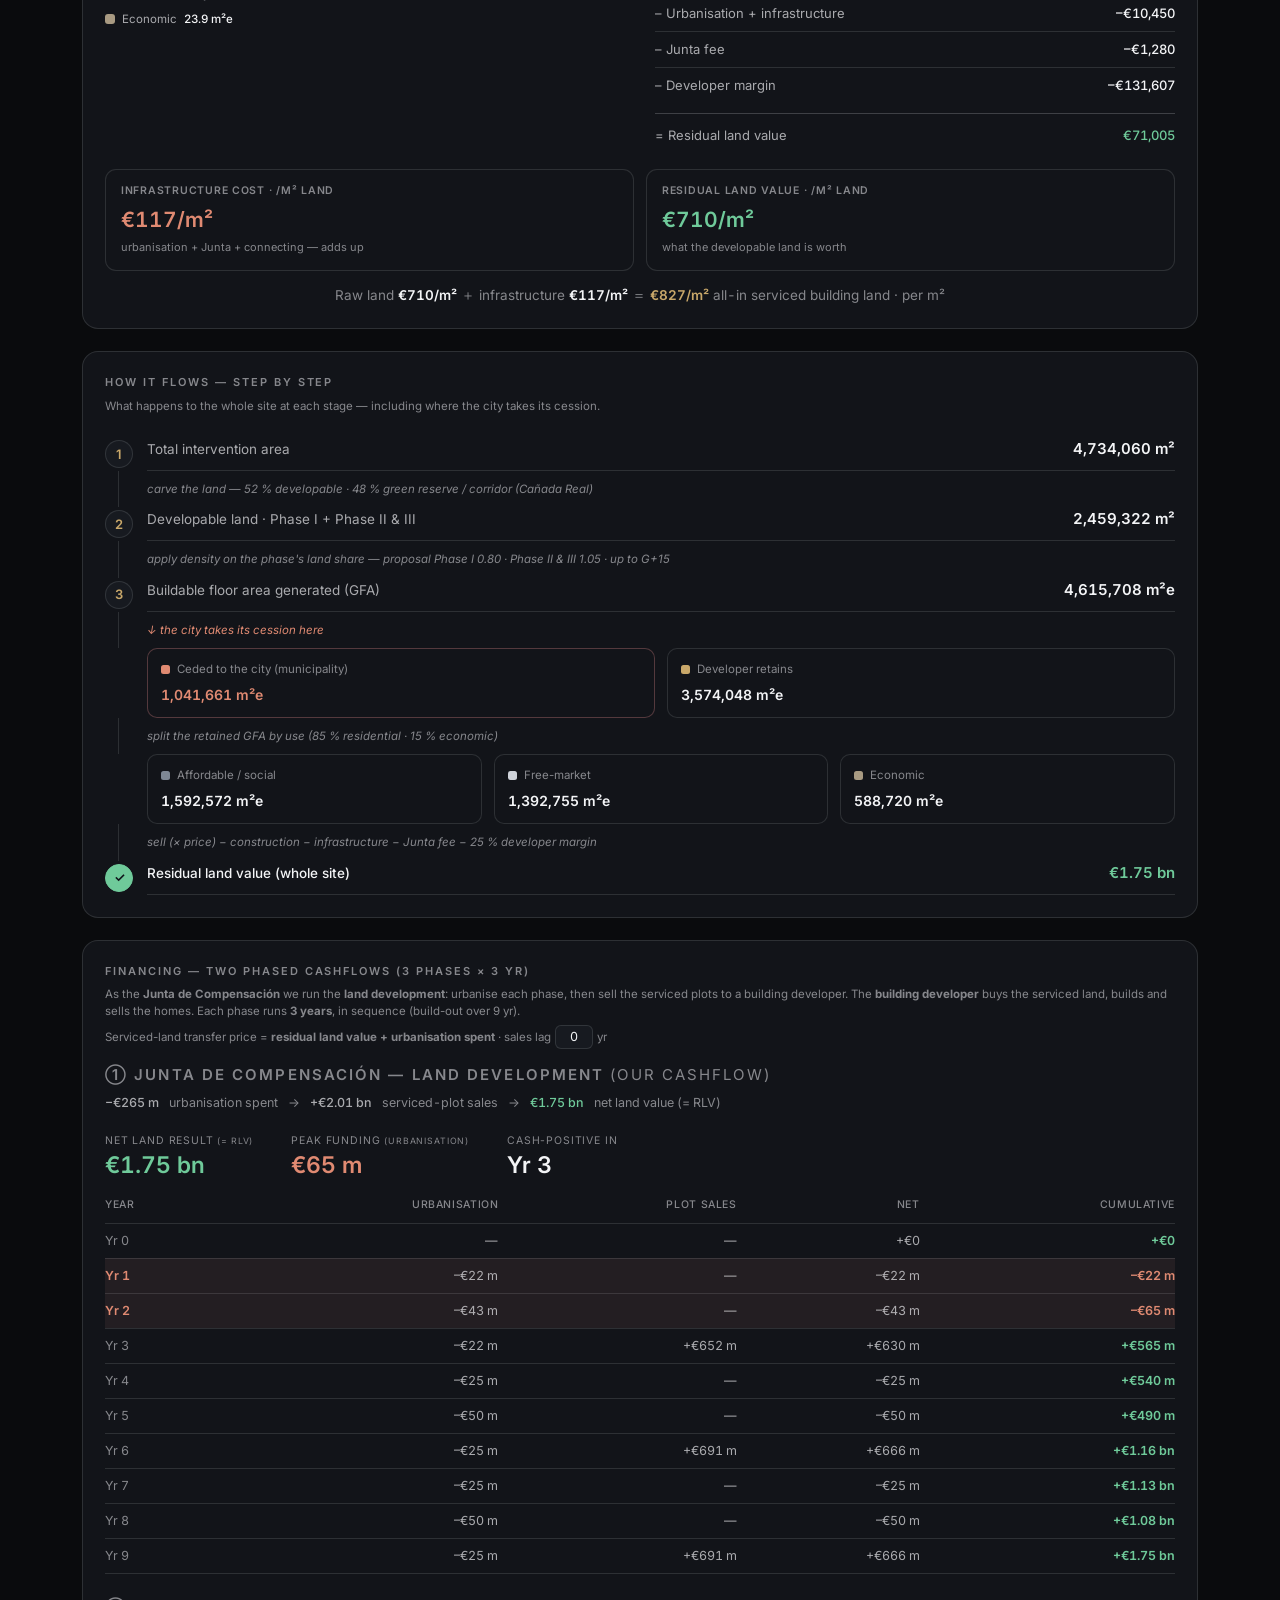
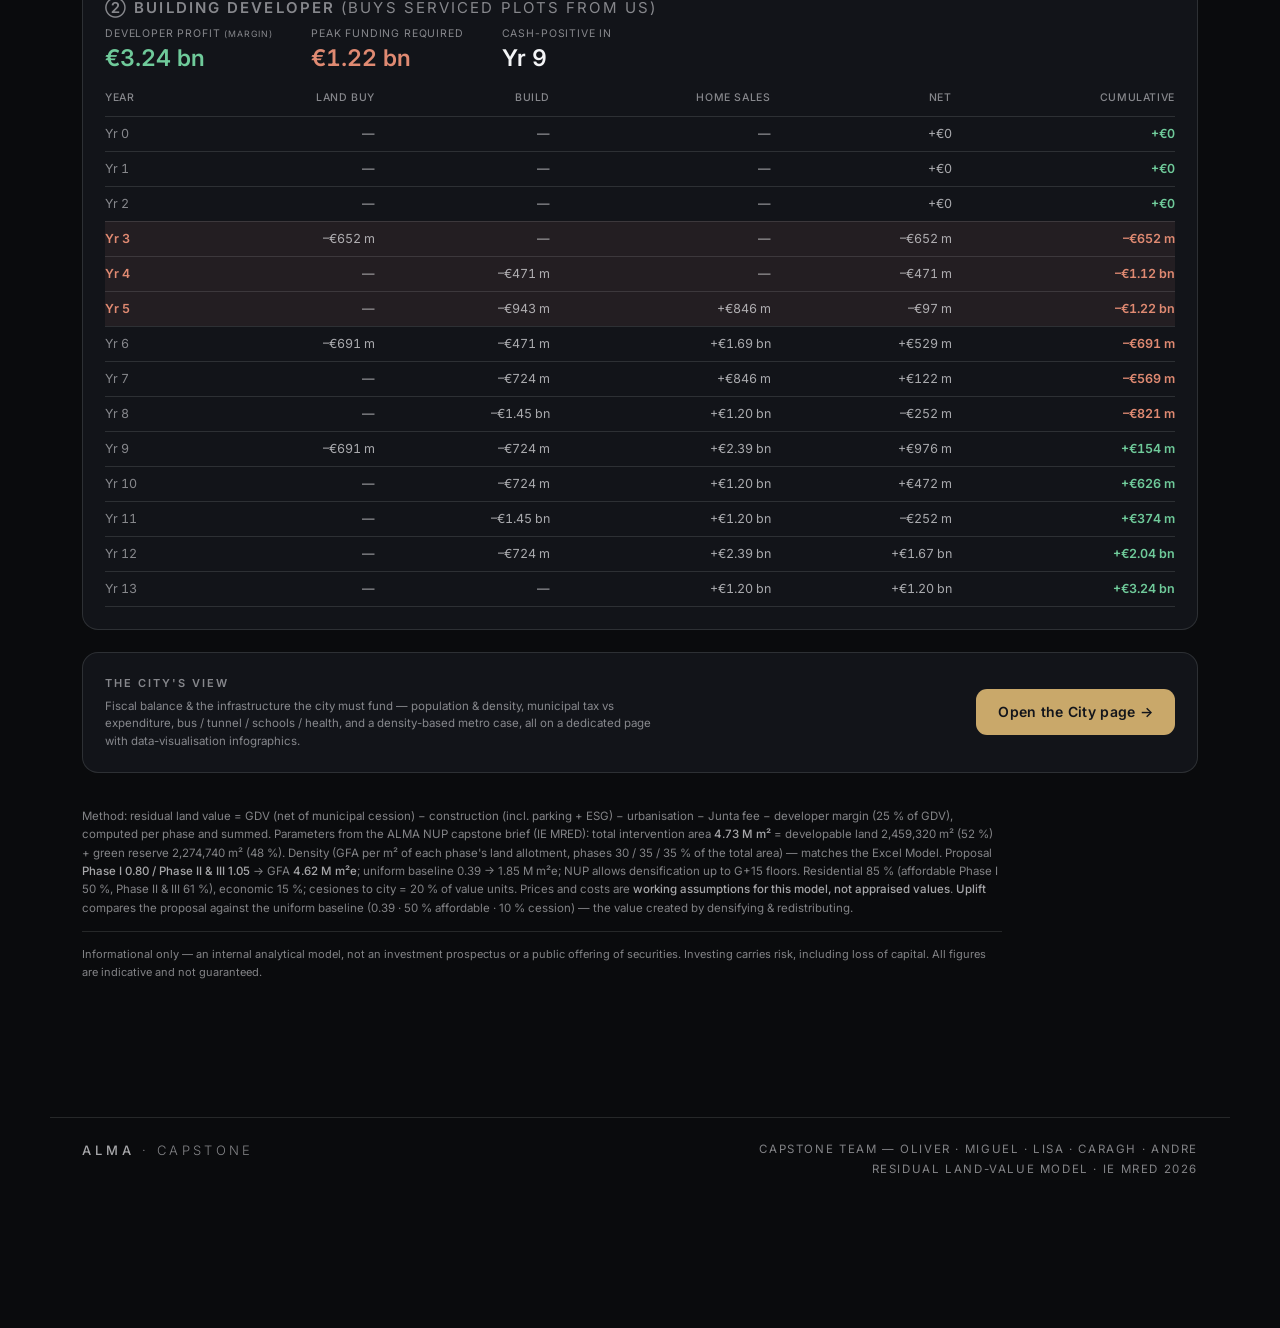
<file: land-value.html>
<!doctype html>
<html lang="en">
<head>
<meta charset="utf-8">
<meta name="viewport" content="width=device-width, initial-scale=1">
<title>ALMA · Residual Land Value · Capstone</title>
<link rel="preconnect" href="https://fonts.googleapis.com">
<link rel="preconnect" href="https://fonts.gstatic.com" crossorigin>
<link href="https://fonts.googleapis.com/css2?family=Inter:wght@300;400;500;600;700&display=swap" rel="stylesheet">
<style>
:root{
  --bg:#0a0b0d; --bg-2:#121419; --surface:#121419; --surface-2:#171a20;
  --accent:#c9a86a; --accent-d:#d8bd86; --blue-l:#9aa0aa;
  --ink:#f3f4f6; --ink-2:rgba(241,242,245,.68); --ink-3:rgba(241,242,245,.52);
  --line:rgba(238,240,243,.12); --line-2:rgba(238,240,243,.2);
  --up:#6fca9a; --down:#e08a72;
  --free:#cfd3da; --aff:#7e8794;
  --r:16px; --ease:cubic-bezier(.22,.61,.36,1);
}
*{box-sizing:border-box}
html{overflow-x:hidden}
body{margin:0; font-family:'Inter',-apple-system,BlinkMacSystemFont,'Segoe UI',sans-serif;
  background:var(--bg); color:var(--ink); -webkit-font-smoothing:antialiased; line-height:1.6; font-size:16px;}
.num,[data-num]{font-variant-numeric:tabular-nums}
.wrap{max-width:1180px; margin:0 auto; padding:40px 32px 80px}
@media(max-width:1150px){.wrap{padding:32px 22px 64px}}

.brandbar{display:flex; align-items:center; justify-content:space-between; padding-bottom:26px; border-bottom:1px solid var(--line); margin-bottom:30px}
.brandbar .mark{font-weight:300; letter-spacing:.26em; font-size:13px; text-transform:uppercase; color:var(--ink-3)}
.brandbar .mark b{color:var(--ink-2); font-weight:500; letter-spacing:.3em}
.brandbar .ctx{font-size:12px; color:var(--ink-3); letter-spacing:.16em; text-transform:uppercase; text-align:right; line-height:1.7}
/* attention-first headline KPI band */
.hero-kpi{display:flex;align-items:center;gap:16px 22px;flex-wrap:wrap;margin:20px 0 4px;padding:18px 22px;border:1px solid var(--line);border-left:3px solid var(--up);border-radius:14px;background:linear-gradient(120deg,rgba(111,202,154,.10),rgba(201,168,106,.05))}
.hero-kpi .hk-num{font-size:clamp(36px,7vw,48px);font-weight:700;letter-spacing:-.02em;color:var(--up);line-height:1;font-variant-numeric:tabular-nums}
.hero-kpi .hk-lab{display:block;font-size:11.5px;letter-spacing:.14em;text-transform:uppercase;color:var(--ink-3);margin-top:7px}
.hero-kpi .hk-side{margin-left:auto;display:flex;gap:8px;flex-wrap:wrap}
.hk-chip{font-size:12.5px;padding:7px 13px;border:1px solid var(--line);border-radius:999px;color:var(--ink-2);background:var(--surface);font-variant-numeric:tabular-nums;white-space:nowrap}
.hk-chip b{color:var(--accent);font-weight:600}
@media(max-width:640px){.hero-kpi{padding:15px 16px}.hero-kpi .hk-side{margin-left:0}}
.pagenav{display:flex;gap:8px;margin:-8px 0 24px;overflow-x:auto;-webkit-overflow-scrolling:touch;scrollbar-width:none;padding:2px}
.pagenav::-webkit-scrollbar{display:none}
.pagenav a{flex:none;display:inline-flex;align-items:center;gap:8px;padding:9px 16px;border:1px solid var(--line);border-radius:999px;background:var(--surface);color:var(--ink-2);text-decoration:none;font-size:13px;font-weight:500;white-space:nowrap;transition:border-color .18s,color .18s}
.pagenav a:hover{border-color:var(--accent-d);color:var(--ink)}
.pagenav a.act{border-color:var(--accent);color:var(--accent);background:rgba(201,168,106,.1);font-weight:600;pointer-events:none}
.pagenav a .n{font-size:10px;color:var(--ink-3);font-weight:600;letter-spacing:.08em}
.pagenav a.act .n{color:var(--accent-d)}
@media(max-width:640px){.pagenav{margin:-4px -15px 20px;padding:2px 15px}.pagenav a{padding:11px 15px;font-size:12.5px}}
.brand{display:flex;align-items:center;gap:14px;text-decoration:none;min-width:0}
.brand-logo{height:46px;width:auto;display:block}
.brand-sub{font-weight:300;letter-spacing:.26em;font-size:12px;text-transform:uppercase;color:var(--ink-3);border-left:1px solid var(--line);padding-left:14px;line-height:1.3}
@media(max-width:640px){.brand-logo{height:38px}.brand{gap:11px}.brand-sub{padding-left:11px;font-size:11px}}

.eyebrow{font-size:11px; letter-spacing:.2em; text-transform:uppercase; color:var(--accent-d); font-weight:500}
h1{font-size:clamp(30px,4.4vw,46px); font-weight:500; letter-spacing:-.02em; line-height:1.08; margin:12px 0 12px}
.lede{color:var(--ink-2); font-size:clamp(15px,1.6vw,18px); max-width:780px; margin:0; font-weight:400}

.hero{margin:26px auto 0; position:relative; max-width:560px}
.layoutbox{background:var(--bg-2); border:1px solid var(--line); border-radius:var(--r); padding:8px}
.layoutbox svg{width:100%; display:block; height:auto; max-height:300px}
.herolegend{display:flex; gap:16px 20px; flex-wrap:wrap; align-items:center; margin-top:12px; justify-content:center}
.herolegend span{display:flex; align-items:center; gap:8px; font-size:12px; color:var(--ink-2)}
.herolegend i{width:11px; height:11px; border-radius:3px; display:inline-block}
.herolegend b{color:var(--accent); font-weight:500}
.herolegend .cap{margin-left:auto; color:var(--ink-3); font-size:11px}
.grid{display:grid; grid-template-columns:350px 1fr; gap:22px; margin-top:38px; align-items:start}
@media(max-width:920px){
  .grid{grid-template-columns:1fr}
  /* mobile: results & graphs first, levers after them */
  .grid>div:first-child{order:2}
  .grid>div:last-child{order:1}
}
#assumpDock{display:none;margin-top:22px}
#assumpDock .assump{border-top:0;margin-top:0;padding-top:0}
@media(max-width:920px){#assumpDock.on{display:block}}

.card{background:var(--surface); border:1px solid var(--line); border-radius:var(--r)}
.pad{padding:22px}
.card h2{font-size:11px; letter-spacing:.18em; text-transform:uppercase; color:var(--ink-3); margin:0 0 18px; font-weight:600}

/* ---- controls ---- */
.ctrl{margin-bottom:22px}
.ctrl:last-child{margin-bottom:0}
.ctrl .top{display:flex; justify-content:space-between; align-items:baseline; margin-bottom:9px}
.ctrl .name{font-weight:500; font-size:14px; color:var(--ink)}
.ctrl .val{font-weight:600; font-size:15px; font-variant-numeric:tabular-nums; color:var(--accent)}
.ctrl .val small{font-weight:400; color:var(--ink-3); font-size:11px}
.ctrl .sub{font-size:11.5px; color:var(--ink-3); margin-top:7px; line-height:1.45}
input[type=range]{-webkit-appearance:none; width:100%; height:3px; border-radius:3px; background:var(--surface-2); outline:none; margin:0}
input[type=range]::-webkit-slider-thumb{-webkit-appearance:none; width:17px; height:17px; border-radius:50%; background:var(--accent); cursor:pointer; border:3px solid var(--surface); box-shadow:0 0 0 1px var(--line-2)}
input[type=range]::-moz-range-thumb{width:17px; height:17px; border-radius:50%; background:var(--accent); cursor:pointer; border:3px solid var(--surface)}

.assump{border-top:1px solid var(--line); margin-top:22px; padding-top:16px}
.agrp{border:1px solid var(--line); border-radius:10px; padding:9px 12px 7px; background:var(--bg-2); margin-bottom:10px}
.agrp:last-of-type{margin-bottom:0}
.agrph{font-size:9.5px; letter-spacing:.09em; text-transform:uppercase; color:var(--accent); font-weight:700; padding-bottom:5px; margin-bottom:3px; border-bottom:1px solid var(--line)}
.arow{display:flex; justify-content:space-between; align-items:center; font-size:13px; padding:4px 0; color:var(--ink-2)}
.arow b{color:var(--ink); font-weight:500; font-variant-numeric:tabular-nums}
.arow input{width:72px; text-align:right; border:1px solid var(--line); border-radius:7px; padding:3px 7px; font:inherit; font-size:13px; font-weight:500; color:var(--accent); background:var(--bg-2); font-variant-numeric:tabular-nums}
.arow input:focus{outline:none; border-color:var(--accent-d)}
.note{font-size:11.5px; color:var(--ink-3); margin-top:14px; line-height:1.5}
.note b{color:var(--ink-2); font-weight:500}

/* ---- result ---- */
.headline-val{display:flex; align-items:flex-end; gap:16px; flex-wrap:wrap}
.bignum{font-size:clamp(38px,6vw,54px); font-weight:500; letter-spacing:-.02em; font-variant-numeric:tabular-nums; line-height:1}
.bignum.neg{color:var(--down)}
.bignum.pos{color:var(--up)}
.unit{font-size:13px; color:var(--ink-3); font-weight:400; padding-bottom:8px; letter-spacing:.02em}
.landsplit{display:flex; flex-wrap:wrap; gap:7px 22px; margin:16px 0 2px; padding:13px 0; border-top:1px solid var(--line); border-bottom:1px solid var(--line); font-size:12.5px; font-variant-numeric:tabular-nums}
.landsplit .ls{display:flex; gap:8px; align-items:baseline}
.landsplit .ls .l{color:var(--ink-3)}
.landsplit .ls b{font-weight:600; color:var(--ink)}
.persqm{display:flex; gap:30px; margin-top:20px; flex-wrap:wrap}
.persqm .it .n{font-size:22px; font-weight:500; font-variant-numeric:tabular-nums; color:var(--ink)}
.persqm .it .l{font-size:10.5px; color:var(--ink-3); text-transform:uppercase; letter-spacing:.08em; margin-top:2px}
/* phase control blocks */
.phase{border:1px solid var(--line); border-radius:11px; padding:14px 14px 16px; margin-bottom:14px; background:var(--bg-2)}
.phase-h{display:flex; justify-content:space-between; align-items:baseline; margin-bottom:14px}
.phase-h .pt{font-size:12.5px; font-weight:600; letter-spacing:.03em; color:var(--ink)}
.phase-h .pl{font-size:10.5px; color:var(--ink-3); font-variant-numeric:tabular-nums}
.mini{margin-bottom:14px}
.mini:last-child{margin-bottom:0}
.mini .top{display:flex; justify-content:space-between; align-items:baseline; margin-bottom:7px}
.mini .name{font-size:12.5px; color:var(--ink-2)}
.mini .val{font-size:13px; font-weight:600; color:var(--accent); font-variant-numeric:tabular-nums}
.mini .val small{font-weight:400; color:var(--ink-3); font-size:10px}
.mini .sub{font-size:10.5px; color:var(--ink-3); margin-top:5px}

/* hierarchy tree */
.tree{font-variant-numeric:tabular-nums; margin-top:4px}
.tnode{display:grid; grid-template-columns:1fr auto; align-items:center; gap:10px; padding:6px 0; border-top:1px solid var(--line)}
.tnode.root{border-top:none; padding-top:0}
.tleft{display:flex; align-items:center; gap:9px; min-width:0}
.tdot{width:9px; height:9px; border-radius:2.5px; flex:none}
.tname{font-size:13px; color:var(--ink-2); white-space:nowrap; overflow:hidden; text-overflow:ellipsis}
.tnode.root .tname,.tnode.h1 .tname{color:var(--ink); font-weight:500}
.tnode.root .tname{font-size:14px}
.tval{font-size:13px; color:var(--ink); font-weight:500; text-align:right; white-space:nowrap}
.tval small{color:var(--ink-3); font-weight:400; margin-left:7px; font-size:11px}
.tbar{grid-column:1/3; height:3px; border-radius:3px; background:var(--surface-2); margin-top:2px; overflow:hidden}
.tbar i{display:block; height:100%; border-radius:3px}
/* proportional infographic (land + cost master-bars) */
.linfo{margin-top:6px}
.lgrp{display:flex; gap:4px; margin-bottom:7px}
.lgrp .g{position:relative; height:16px}
.lgrp .g::before{content:''; position:absolute; left:2px; right:2px; top:7px; border-top:1px solid var(--line-2)}
.lgrp .g span{position:absolute; left:50%; top:-3px; transform:translateX(-50%); background:var(--surface); padding:0 8px; font-size:10px; letter-spacing:.1em; text-transform:uppercase; color:var(--ink-2); font-weight:600; white-space:nowrap}
.lbar{display:flex; gap:4px; height:60px}
.lbar .s{position:relative; border-radius:5px; min-width:3px; display:flex; align-items:flex-end; overflow:hidden}
.lbar .s b{font-size:13.5px; font-weight:700; font-variant-numeric:tabular-nums; padding:7px 9px; line-height:1}
.lbar .s.dark b{color:#13151b}
.lbar .s.lite b{color:var(--ink)}
.llab{display:flex; gap:4px; margin-top:6px}
.llab > div{flex-basis:0; text-align:center; font-size:11px; font-weight:600; font-variant-numeric:tabular-nums; color:var(--ink-2); min-width:0; white-space:nowrap}
.lscale{display:flex; justify-content:space-between; margin-top:7px; font-size:10px; color:var(--ink-3); font-variant-numeric:tabular-nums}
.lbk{display:grid; grid-template-columns:1fr 1fr; gap:2px 26px; margin-top:14px}
@media(max-width:620px){.lbk{grid-template-columns:1fr}}
.lbk .r{display:flex; align-items:center; gap:10px; font-size:12.5px; padding:6px 0; border-top:1px solid var(--line)}
.lbk .r .sw{width:11px; height:11px; border-radius:3px; flex:none}
.lbk .r .nm{color:var(--ink-2); flex:1; min-width:0}
.lbk .r .v{font-variant-numeric:tabular-nums; color:var(--ink); font-weight:600}
.lbk .r .p{font-variant-numeric:tabular-nums; color:var(--ink-3); width:48px; text-align:right}
.costhead{display:flex; flex-wrap:wrap; gap:30px; margin-bottom:18px}
.costhead .ch .l{font-size:10px; letter-spacing:.1em; text-transform:uppercase; color:var(--ink-3); font-weight:600}
.costhead .ch .n{font-size:23px; font-weight:700; font-variant-numeric:tabular-nums; margin-top:3px; color:var(--ink)}
.costhead .ch .n.infra{color:var(--accent)}
.treegrid{display:grid; grid-template-columns:1fr 1fr; gap:30px}
@media(max-width:760px){.treegrid{grid-template-columns:1fr; gap:26px}}

/* per-100m² parcel panel */
.far{font-size:24px; font-weight:600; font-variant-numeric:tabular-nums; margin-bottom:4px}
.far small{font-size:12px; color:var(--ink-3); font-weight:400}
.stackbar{display:flex; height:34px; border-radius:8px; overflow:hidden; margin:14px 0 10px; background:var(--surface-2)}
.stackbar div{display:flex; align-items:center; justify-content:center; font-size:10.5px; font-weight:600; color:#10131a; min-width:0; overflow:hidden; white-space:nowrap}
.stacklegend{display:flex; flex-wrap:wrap; gap:6px 16px}
.stacklegend span{display:flex; align-items:center; gap:7px; font-size:11.5px; color:var(--ink-2)}
.stacklegend i{width:10px; height:10px; border-radius:3px}
.stacklegend b{color:var(--ink); font-weight:500; font-variant-numeric:tabular-nums}
.prow100{display:flex; justify-content:space-between; font-size:13px; padding:7px 0; border-top:1px solid var(--line); color:var(--ink-2)}
.prow100:first-child{border-top:none}
.prow100 b{color:var(--ink); font-weight:500; font-variant-numeric:tabular-nums}
.prow100.tot{border-top:1px solid var(--line-2); margin-top:3px; padding-top:10px}
.vs{display:grid; grid-template-columns:1fr 1fr; gap:12px; margin-top:16px}
.vsbox{border:1px solid var(--line); border-radius:11px; padding:13px 15px; background:var(--bg-2)}
.vsbox .vl{font-size:10.5px; text-transform:uppercase; letter-spacing:.07em; color:var(--ink-3); font-weight:600}
.vsbox .vn{font-size:21px; font-weight:600; font-variant-numeric:tabular-nums; margin-top:4px}
.vsbox .vs2{font-size:11px; color:var(--ink-3); margin-top:2px}
.vsbox.cost .vn{color:var(--down)} .vsbox.val .vn.neg{color:var(--down)} .vsbox.val .vn.pos{color:var(--up)}
.servline{margin-top:14px; text-align:center; font-size:13.5px; color:var(--ink-3); font-variant-numeric:tabular-nums}
.servline b{color:var(--ink); font-weight:600}
.servline #vsServiced{color:var(--accent)}

/* land value by use */
.usetbl{width:100%; border-collapse:collapse; margin-top:4px}
.usetbl th{font-size:10.5px; letter-spacing:.06em; text-transform:uppercase; color:var(--ink-3); font-weight:600; text-align:right; padding:0 0 12px; border-bottom:1px solid var(--line)}
.usetbl th:first-child{text-align:left}
.usetbl td{font-size:14px; padding:13px 0; border-bottom:1px solid var(--line); text-align:right; font-variant-numeric:tabular-nums; color:var(--ink)}
.usetbl td:first-child{text-align:left; color:var(--ink-2); font-size:13.5px}
.usetbl td .dot{width:9px;height:9px;border-radius:2.5px;display:inline-block;margin-right:9px;vertical-align:middle}
.usetbl td.lvpos{color:var(--up); font-weight:600} .usetbl td.lvneg{color:var(--down); font-weight:600}
.usetbl .coef{font-weight:600}
/* financing — S-curve cashflow */
.minput{width:38px; background:var(--surface-2); border:1px solid var(--line); border-radius:6px; color:var(--ink); font:inherit; font-size:12.5px; font-variant-numeric:tabular-nums; text-align:center; padding:2px 3px; margin:0 1px}
.fin-kpis{display:flex; flex-wrap:wrap; gap:26px 38px; margin:6px 0 20px}
.fin-kpis .k .l{font-size:10.5px; color:var(--ink-3); text-transform:uppercase; letter-spacing:.08em; margin-bottom:4px}
.fin-kpis .k .n{font-size:23px; font-weight:600; font-variant-numeric:tabular-nums; line-height:1}
.fin-state{display:flex; flex-wrap:wrap; gap:7px 10px; align-items:center; font-size:12.5px; color:var(--ink-3); margin-bottom:20px; font-variant-numeric:tabular-nums}
.fin-state b{color:var(--ink-2); font-weight:500}
.fin-state .ar{color:var(--ink-3)}
.fintbl{width:100%; border-collapse:collapse; font-variant-numeric:tabular-nums; font-size:12.5px}
.fintbl th{text-align:right; font-weight:500; color:var(--ink-3); font-size:10.5px; text-transform:uppercase; letter-spacing:.06em; padding:0 0 9px; border-bottom:1px solid var(--line)}
.fintbl th:first-child{text-align:left}
.fintbl td{text-align:right; padding:7px 0; color:var(--ink-2); border-bottom:1px solid var(--line)}
.fintbl td:first-child{text-align:left; color:var(--ink-3)}
.fintbl tr.peak td{background:rgba(255,154,154,.07)}
.fintbl tr.peak td:first-child{color:var(--down); font-weight:600}
.fintbl .scell{width:120px}
.sbar{display:inline-block; width:108px; height:8px; background:var(--surface-2); border-radius:3px; overflow:hidden; vertical-align:middle}
.sbar i{display:block; height:100%; background:var(--accent); border-radius:3px}
.cum.pos{color:var(--up)} .cum.neg{color:var(--down)}
.fintbl td.cum{font-weight:600}

/* step-by-step flow */
.flow{margin-top:8px}
.fstep{display:flex; align-items:center; gap:14px}
.fnum{width:28px; height:28px; border-radius:50%; background:var(--surface-2); border:1px solid var(--line); display:flex; align-items:center; justify-content:center; font-size:13px; font-weight:600; color:var(--accent); flex:none}
.fstep.final .fnum{background:var(--up); color:#10131a; border-color:var(--up)}
.fb{flex:1; display:flex; justify-content:space-between; align-items:baseline; gap:12px; border-bottom:1px solid var(--line); padding-bottom:9px}
.fl{font-size:13.5px; color:var(--ink-2)}
.fstep.final .fl{color:var(--ink); font-weight:500}
.fv{font-size:15px; font-weight:600; font-variant-numeric:tabular-nums; color:var(--ink); white-space:nowrap}
.fstep.final .fv.neg{color:var(--down)} .fstep.final .fv.pos{color:var(--up)}
.fop{font-size:11.5px; color:var(--ink-3); font-style:italic; padding:9px 0 9px 42px; position:relative}
.fop::before{content:''; position:absolute; left:13px; top:0; bottom:0; width:1px; background:var(--line)}
.fop.red{color:var(--down)}
.fsplit{display:flex; gap:12px; padding-left:42px}
@media(max-width:560px){.fsplit{flex-direction:column}}
.fbr{flex:1; background:var(--bg-2); border:1px solid var(--line); border-radius:10px; padding:11px 13px; min-width:0}
.fbr.red{border-color:rgba(255,154,154,.28)}
.fbr .bl{font-size:11.5px; color:var(--ink-3); margin-bottom:5px; display:flex; align-items:center; gap:7px}
.fbr .bl i{width:9px;height:9px;border-radius:2.5px;flex:none}
.fbr .bv{font-size:14px; font-weight:600; font-variant-numeric:tabular-nums; color:var(--ink)}
.fbr.red .bv{color:var(--down)}
.byphase{display:flex; gap:12px; margin-top:18px}
.byphase .bp{flex:1; background:var(--bg-2); border:1px solid var(--line); border-radius:10px; padding:11px 13px; display:flex; justify-content:space-between; align-items:center}
.byphase .bl{font-size:11.5px; color:var(--ink-3)}
.byphase b{font-size:15px; font-weight:600; font-variant-numeric:tabular-nums}
.byphase b.pos{color:var(--up)} .byphase b.neg{color:var(--down)}
.uplift{margin-top:16px; font-size:13px; color:var(--ink-3); padding:10px 0; border-top:1px solid var(--line)}
.uplift b{font-size:16px; font-weight:600; font-variant-numeric:tabular-nums}
.uplift.pos b{color:var(--up)}
.uplift.neg b{color:var(--down)}
.masscompare{display:grid; grid-template-columns:repeat(4,1fr); gap:12px; margin-top:8px}
@media(max-width:760px){.masscompare{grid-template-columns:1fr 1fr}}
.masspanel{background:var(--bg-2); border:1px solid var(--line); border-radius:12px; padding:10px 12px 12px}
.masspanel.cur{border-color:var(--accent-d)}
.masspanel svg{width:100%; height:auto; display:block; border-radius:8px}
.masspanel .mh{display:flex; justify-content:space-between; align-items:baseline; margin:8px 0 2px}
.masspanel .mfar{font-size:19px; font-weight:600; font-variant-numeric:tabular-nums; letter-spacing:-.01em}
.masspanel .mfl{font-size:11px; color:var(--accent); font-weight:600}
.masspanel .mstats{font-size:11px; color:var(--ink-3); margin-top:6px; line-height:1.55; font-variant-numeric:tabular-nums}
.masspanel .mstats b{color:var(--ink-2); font-weight:500}
.senstbl{width:100%; border-collapse:collapse; font-variant-numeric:tabular-nums; font-size:12.5px; margin-top:2px}
.senstbl th{text-align:right; font-size:9.5px; letter-spacing:.05em; text-transform:uppercase; color:var(--ink-3); font-weight:600; padding:0 8px 8px 0; border-bottom:1px solid var(--line)}
.senstbl th:first-child{text-align:left}
.senstbl td{text-align:right; padding:7px 8px 7px 0; border-bottom:1px solid var(--line); color:var(--ink-2)}
.senstbl td:first-child{text-align:left; color:var(--ink)}
.senstbl tr.grp td{font-size:9.5px; letter-spacing:.07em; text-transform:uppercase; color:var(--accent); font-weight:700; padding:11px 0 2px; border:none}
.senstbl tr.cur td{background:rgba(207,211,218,.06)} .senstbl tr.cur td:first-child{font-weight:600; color:var(--ink)}
.senstbl tr.nup td{border-top:1px solid var(--accent-d)}
.senstbl .ok{color:var(--up)} .senstbl .bad{color:var(--down)} .senstbl .warn{color:var(--warn)}
.senstbl small{color:var(--ink-3)}
.landgrid{display:grid; grid-template-columns:1fr 1fr 1fr; gap:14px}
@media(max-width:720px){.landgrid{grid-template-columns:1fr}}
.lblock{background:var(--bg-2); border:1px solid var(--line); border-radius:12px; padding:16px}
.lblock.mkt{border-color:var(--accent-d)}
.lh{font-size:11px; letter-spacing:.08em; text-transform:uppercase; color:var(--ink-3); font-weight:600; margin-bottom:8px; display:flex; justify-content:space-between; align-items:center}
.lh .plus{color:var(--up); letter-spacing:0; text-transform:none; font-weight:500}
.lbig{font-size:27px; font-weight:600; font-variant-numeric:tabular-nums; line-height:1; margin-bottom:12px; letter-spacing:-.01em}
.lbig.neg{color:var(--down)} .lbig.pos{color:var(--ink)}
.lblock .lr{display:flex; justify-content:space-between; font-size:12px; color:var(--ink-3); padding:3px 0}
.lblock .lr b{color:var(--ink-2); font-weight:500; font-variant-numeric:tabular-nums}
.cost .crow{display:flex; justify-content:space-between; align-items:center; font-size:13px; padding:8px 0; border-top:1px solid var(--line); color:var(--ink-2)}
.cost .crow:first-child{border-top:none}
.cost .crow b{color:var(--ink); font-weight:500; font-variant-numeric:tabular-nums}
.cost .crow.tot{border-top:1px solid var(--line-2); margin-top:4px; padding-top:11px; font-size:14px}
.cost .crow.tot span{font-weight:500; color:var(--ink)}
.cost .crow.tot b{font-size:16px; color:var(--accent)}
.flag{margin-top:18px; font-size:13px; padding:11px 14px; border-radius:9px; display:none; line-height:1.5}
.flag.show{display:block}
.flag.bad{background:rgba(255,154,154,.08); color:var(--down); border:1px solid rgba(255,154,154,.22)}
.flag.good{background:rgba(103,214,160,.08); color:var(--up); border:1px solid rgba(103,214,160,.22)}
.flag b{font-weight:600}

/* waterfall */
.wf{margin-top:26px}
.wf .barwrap{display:flex; align-items:flex-end; gap:3px; height:150px; border-bottom:1px solid var(--line)}
.wf .b{flex:1; display:flex; flex-direction:column; justify-content:flex-end; min-width:0}
.wf .b .fill{border-radius:4px 4px 0 0; transition:height .4s var(--ease); width:100%}
.wf .b .fill.stack{display:flex; flex-direction:column-reverse; overflow:hidden}
.wf .b .fill.stack .seg{width:100%; min-height:1px}
.wf .b .fill.stack .seg + .seg{border-top:1px solid rgba(13,14,19,.45)}
.wf .b .cap{font-size:11px; font-weight:500; text-align:center; padding-bottom:4px; font-variant-numeric:tabular-nums; color:var(--ink-2)}
.wfdiv{width:0; align-self:stretch; border-left:1px dashed var(--line-2); margin:0 8px; flex:none}
.wfzone{display:flex; justify-content:space-between; margin-top:11px; font-size:10.5px; color:var(--ink-3); line-height:1.4}
.wfzone div{flex:1}
.wfzone .zr{text-align:right}
.wfzone b{color:var(--ink-2); font-weight:600}
.formula{margin-top:14px; padding:11px 14px; background:var(--bg-2); border:1px solid var(--line); border-radius:9px; font-size:12.5px; color:var(--ink-2); font-variant-numeric:tabular-nums; text-align:center; line-height:1.7}
.formula span{font-size:11px; color:var(--ink-3)}
.wf .labs{display:flex; gap:3px; margin-top:8px}
.wf .labs > div{flex:1; text-align:center; font-size:10px; color:var(--ink-3); line-height:1.35; min-width:0; letter-spacing:.02em}
.wf .labs .wfdivlab{flex:none; width:0; margin:0 8px}
.wfbreak{display:flex; flex-wrap:wrap; gap:10px 22px; margin-top:14px; font-size:11px; color:var(--ink-3)}
.wfbreak .wbk{display:flex; align-items:center; gap:7px}
.wfbreak .wbk i{width:9px; height:9px; border-radius:2px; display:inline-block; flex:none}
.wfbreak b{color:var(--ink-2); font-weight:600; font-variant-numeric:tabular-nums}
.bd2{display:grid; grid-template-columns:1fr 1fr; gap:26px}
@media(max-width:760px){.bd2{grid-template-columns:1fr; gap:18px}}
.bdh{font-size:10.5px; letter-spacing:.1em; text-transform:uppercase; color:var(--ink-3); font-weight:600; margin-bottom:8px}
.bdtbl{width:100%; border-collapse:collapse}
.bdtbl td{font-size:13px; padding:8px 0; border-top:1px solid var(--line); font-variant-numeric:tabular-nums; color:var(--ink-2)}
.bdtbl tr:first-child td{border-top:none}
.bdtbl td.v{text-align:right; color:var(--ink); font-weight:500; width:96px}
.bdtbl td.p{text-align:right; color:var(--ink-3); width:60px}
.bdtbl tr.tot td{border-top:1.5px solid var(--line-2); color:var(--ink); font-weight:600; padding-top:11px}
.bdtbl .dot{width:9px; height:9px; border-radius:2.5px; display:inline-block; margin-right:8px; vertical-align:middle}

.kpis{display:grid; grid-template-columns:repeat(3,1fr); gap:12px; margin-top:22px}
.kpi{background:var(--bg-2); border:1px solid var(--line); border-radius:11px; padding:13px 15px}
.kpi .l{font-size:10px; text-transform:uppercase; letter-spacing:.08em; color:var(--ink-3); font-weight:500}
.kpi .n{font-size:19px; font-weight:500; font-variant-numeric:tabular-nums; margin-top:4px; color:var(--ink)}

/* ---- skyline ---- */
.viz{overflow:hidden}
.skyline{padding:20px 22px 8px}
.skyhead{display:flex; justify-content:space-between; align-items:baseline; margin-bottom:10px}
.skyhead .t{font-size:11px; letter-spacing:.18em; text-transform:uppercase; color:var(--ink-3); font-weight:600}
.skyhead .f{font-size:12px; color:var(--ink-3); font-variant-numeric:tabular-nums}
.skyhead .f b{color:var(--accent); font-weight:500}
.city{position:relative; display:flex; align-items:flex-end; gap:6px; height:250px; padding:0 4px; border-bottom:2px solid var(--accent-d); border-radius:1px}
.floorline{position:absolute; left:0; right:0; border-top:1px dashed var(--line-2); pointer-events:none; z-index:2}
.floorline span{position:absolute; right:2px; top:-7px; transform:translateY(-50%); font-size:9px; letter-spacing:.04em; color:var(--ink-3); background:var(--surface); padding:0 5px}
.tower{flex:1; border-radius:3px 3px 0 0; transition:height .45s cubic-bezier(.34,1.1,.4,1); display:flex; flex-direction:column-reverse; min-width:0; overflow:hidden}
.tower .floor{height:7px; border-top:1px solid rgba(13,14,19,.45); flex:none}
.legend{display:flex; gap:20px; padding:14px 22px 18px; flex-wrap:wrap; align-items:center}
.legend span{display:flex; align-items:center; gap:8px; font-size:12px; color:var(--ink-2)}
.legend i{width:11px; height:11px; border-radius:3px; display:inline-block}
.legend .meta{margin-left:auto; color:var(--ink-3); font-size:11px}

/* ---- site plan ---- */
.planimg{width:100%; display:block; border-radius:var(--r) var(--r) 0 0; max-height:380px; object-fit:cover}
.dropzone{height:210px; border:1.5px dashed var(--line-2); border-radius:12px; margin:22px; display:flex; flex-direction:column; align-items:center; justify-content:center; text-align:center; color:var(--ink-3); cursor:pointer; transition:.2s var(--ease); background:var(--bg-2)}
.dropzone:hover,.dropzone.drag{border-color:var(--accent-d); color:var(--accent); background:var(--surface-2)}
.dropzone svg{margin-bottom:10px; opacity:.7}
.dropzone b{font-size:13.5px; font-weight:500; color:var(--ink-2)}
.dropzone span{font-size:11px; margin-top:4px}
.planbar{display:flex; justify-content:space-between; align-items:center; padding:13px 22px; border-top:1px solid var(--line); font-size:11.5px; color:var(--ink-3)}
.planbar a{color:var(--accent); cursor:pointer; font-weight:500; text-decoration:none}

/* ---- programme ---- */
.prog{margin-top:22px; padding:22px}
.proggrid{display:grid; grid-template-columns:1fr 1fr; gap:30px}
@media(max-width:760px){.proggrid{grid-template-columns:1fr; gap:24px}}
.prog h3{font-size:11px; letter-spacing:.14em; text-transform:uppercase; color:var(--ink-3); font-weight:600; margin:0 0 12px}
.prog .h-sub{font-size:11.5px; color:var(--ink-3); margin:0 0 14px; line-height:1.5}
.prow{display:flex; align-items:center; gap:12px; padding:9px 0; border-top:1px solid var(--line)}
.prow:first-of-type{border-top:none}
.prow .sw{width:10px; height:10px; border-radius:3px; flex:none}
.prow .pn{font-size:13px; color:var(--ink-2); flex:1; min-width:0}
.prow .pm{font-size:14px; font-weight:500; color:var(--ink); font-variant-numeric:tabular-nums; text-align:right}
.prow .pm small{display:block; font-size:10.5px; color:var(--ink-3); font-weight:400}
.prog .tot{margin-top:10px; padding-top:11px; border-top:1px solid var(--line-2); display:flex; justify-content:space-between; font-size:13px}
.prog .tot b{font-weight:500; font-variant-numeric:tabular-nums}
.foot{font-size:11.5px; color:var(--ink-3); margin-top:34px; line-height:1.6; max-width:920px}
.foot b{color:var(--ink-2); font-weight:500}
.disc{font-size:11px; color:var(--ink-3); margin-top:14px; padding-top:14px; border-top:1px solid var(--line); max-width:920px; line-height:1.6}

/* ---- city section ---- */
.estflag{font-size:9px; letter-spacing:.08em; text-transform:uppercase; color:var(--ink-3); font-weight:600; border:1px solid var(--line-2); border-radius:4px; padding:1px 5px; margin-left:7px; vertical-align:middle}
.citygrid{display:grid; grid-template-columns:1fr 1fr; gap:22px; align-items:start}
@media(max-width:920px){.citygrid{grid-template-columns:1fr}}
.cityhead{display:flex; flex-wrap:wrap; gap:30px; margin-bottom:18px}
.cityhead .ch .l{font-size:10px; letter-spacing:.1em; text-transform:uppercase; color:var(--ink-3); font-weight:600}
.cityhead .ch .n{font-size:23px; font-weight:700; font-variant-numeric:tabular-nums; margin-top:3px; color:var(--ink)}
.cityhead .ch .n small{font-size:11px; color:var(--ink-3); font-weight:400}
.crow{display:flex; justify-content:space-between; align-items:center; font-size:13px; padding:8px 0; border-top:1px solid var(--line); color:var(--ink-2)}
.crow:first-child{border-top:none}
.crow b{color:var(--ink); font-weight:500; font-variant-numeric:tabular-nums}
.crow b.neg{color:var(--down)} .crow b.pos{color:var(--up)}
.crow small{color:var(--ink-3); font-size:10.5px}
.crow.tot{border-top:1px solid var(--line-2); margin-top:4px; padding-top:11px; font-size:14px}
.crow.tot span{color:var(--ink); font-weight:500}
.crow.tot b{font-size:16px; color:var(--accent)}
.cnetbox{background:var(--bg-2); border:1px solid var(--line); border-radius:12px; padding:16px; margin-bottom:16px}
.cnetbox .nl{font-size:11px; letter-spacing:.08em; text-transform:uppercase; color:var(--ink-3); font-weight:600; margin-bottom:8px}
.cnetbox .nbig{font-size:27px; font-weight:600; font-variant-numeric:tabular-nums; line-height:1; letter-spacing:-.01em}
.cnetbox .nbig.neg{color:var(--down)} .cnetbox .nbig.pos{color:var(--up)}
.cnetbox .nr{display:flex; justify-content:space-between; font-size:12px; color:var(--ink-3); padding:3px 0; margin-top:4px}
.cnetbox .nr b{color:var(--ink-2); font-weight:500; font-variant-numeric:tabular-nums}
.metrobox{background:var(--bg-2); border:1px solid var(--line); border-radius:11px; padding:13px 15px; margin-top:14px}
.metrobox.no{border-color:rgba(255,154,154,.22)}
.metrobox.yes{border-color:rgba(103,214,160,.22)}
.metrobox .ml{font-size:11px; color:var(--ink-3); font-weight:600; letter-spacing:.06em; text-transform:uppercase; margin-bottom:6px}
.metrobox .mv{font-size:14px; font-weight:600; font-variant-numeric:tabular-nums}
.metrobox.no .mv{color:var(--down)} .metrobox.yes .mv{color:var(--up)}
.metrobox .ms{font-size:11.5px; color:var(--ink-3); margin-top:5px; line-height:1.5}

/* ---- city page link card ---- */
.citylink-row{display:flex; align-items:center; justify-content:space-between; gap:26px; flex-wrap:wrap}
.citybtn{flex:none; display:inline-flex; align-items:center; gap:8px; font-size:14px; font-weight:600; letter-spacing:.02em; color:#13151b; background:var(--accent); text-decoration:none; padding:12px 22px; border-radius:11px; transition:.2s var(--ease)}
.citybtn:hover{background:#fff}
.topctrl{display:flex; justify-content:flex-end; align-items:center; gap:14px; flex-wrap:wrap; margin-bottom:10px}
.ctrlr{display:flex; align-items:center; gap:14px}
.savetag{font-size:11px; color:var(--ink-3); opacity:.5; letter-spacing:.04em; transition:opacity .3s}
.rstbtn{font:inherit; font-size:12px; font-weight:500; color:var(--ink-2); background:var(--surface-2); border:1px solid var(--line); border-radius:8px; padding:6px 13px; cursor:pointer; transition:.18s}
.rstbtn:hover{border-color:var(--accent); color:var(--ink)}

  /* ── fixed density control bar (presentation / mobile-friendly) ── */
  .densbar{position:fixed;padding-bottom:max(9px,env(safe-area-inset-bottom));font-variant-numeric:tabular-nums;left:0;right:0;bottom:0;z-index:300;background:rgba(10,11,13,.94);-webkit-backdrop-filter:blur(14px);backdrop-filter:blur(14px);border-top:1px solid var(--line);padding:9px 18px;display:flex;gap:22px;align-items:center;box-shadow:0 -10px 30px rgba(0,0,0,.5)}
  .densbar .db-grp{display:flex;flex-direction:column;gap:3px;flex:1 1 0;min-width:0}
  .densbar .dl{display:flex;justify-content:space-between;align-items:baseline;font-size:10.5px;text-transform:uppercase;letter-spacing:.05em;color:var(--ink-3)}
  .densbar .dl b{font-size:15px;font-weight:700;color:var(--accent);letter-spacing:0}
  .densbar input[type=range]{width:100%;height:24px;accent-color:var(--accent);cursor:pointer;margin:0}
  .densbar .db-out{flex:none;text-align:right;padding-left:14px;border-left:1px solid var(--line)}
  .densbar .db-out .dl{display:block;font-size:9.5px;color:var(--ink-3)}
  .densbar .db-out b{font-size:20px;font-weight:700;color:var(--up)}
  body{padding-bottom:104px}
  @media(max-width:680px){
    .densbar{flex-wrap:wrap;gap:6px 14px;padding:8px 12px 12px}
    .densbar .db-grp{flex:1 1 42%}
    .densbar input[type=range]{height:30px}
    .densbar .db-out{flex:1 1 100%;order:-1;text-align:center;border-left:none;border-bottom:1px solid var(--line);padding:2px 0 7px;margin-bottom:2px}
    .densbar .db-out .dl{display:inline;margin-right:8px}
    body{padding-bottom:158px}
  }

  /* ── mobile polish ── */
  @media(max-width:640px){
    .wrap div,.wrap span,.wrap p,.wrap b,.wrap small,.wrap td,.wrap th,.wrap a{min-width:0}
    .top,.arow,.crow,.lr,.zr,.headline-val,.wf,.costhead,.persqm,.skyhead,.labs,.stat,.metrow,.herolegend{flex-wrap:wrap}
    .wrap p,.note,.formula,.sub,.assump,.meta,.lede,td,.lh,.fm,.crow>span{overflow-wrap:anywhere}
    table{table-layout:fixed;width:100%}
    /* financing tables scroll sideways instead of crushing */
    .fintbl{display:block;overflow-x:auto;-webkit-overflow-scrolling:touch;table-layout:auto;white-space:nowrap}
    .fintbl td,.fintbl th{overflow-wrap:normal;padding-right:16px}
    .wrap{padding-left:14px;padding-right:14px}
  }

  @media(max-width:640px){
    html,body{overflow-x:hidden;max-width:100%}
    .wrap{padding:24px 15px 100px}
    .brandbar{flex-direction:column;align-items:stretch;gap:7px;margin-bottom:22px}
    .brandbar>*{max-width:100%;min-width:0;overflow-wrap:anywhere}
    .brandbar .ctx{text-align:left!important;line-height:1.55;font-size:11px}
    h1{font-size:30px;line-height:1.1}
    .legend,.skyhead,.labs,.persqm,.landsplit,.skyline{flex-wrap:wrap;gap:8px 12px}
    .landsplit .ls{flex-wrap:wrap}
    .landsplit .ls b+.l{flex:1 1 100%;line-height:1.5}
    .masscompare{grid-template-columns:1fr 1fr}
    table{font-size:11.5px}
    .costhead,.wf{flex-wrap:wrap}
  }
  /* ── touch-friendly sliders + no scroll-jitter on drag ── */
  input[type=range]{touch-action:none}
  @media(max-width:760px){
    input[type=range]{height:38px}
    input[type=range]::-webkit-slider-thumb{width:28px;height:28px;border-width:4px}
    input[type=range]::-moz-range-thumb{width:28px;height:28px;border-width:4px}
    .densbar input[type=range]{height:44px}
    .densbar input[type=range]::-webkit-slider-thumb{width:32px;height:32px}
    .densbar input[type=range]::-moz-range-thumb{width:32px;height:32px}
    .arow input,.minput{min-height:34px;font-size:15px}
  }
  /* mobile tap polish */
  @media(max-width:640px){*{-webkit-tap-highlight-color:transparent}}
  .page-footer{display:flex;justify-content:space-between;align-items:flex-start;gap:16px;max-width:1180px;margin:56px auto 0;padding:22px 32px 44px;border-top:1px solid var(--line);flex-wrap:wrap}
  .page-footer .pf-l{font-size:13px;font-weight:300;letter-spacing:.26em;text-transform:uppercase;color:var(--ink-3)}
  .page-footer .pf-l b{color:var(--ink-2);font-weight:500;letter-spacing:.3em}
  .page-footer .pf-r{font-size:11.5px;letter-spacing:.14em;text-transform:uppercase;color:var(--ink-3);text-align:right;line-height:1.7}
  @media(max-width:640px){.page-footer{flex-direction:column;gap:8px;padding:20px 16px 44px;margin-top:40px}.page-footer .pf-r{text-align:left}}
</style>
</head>
<body>
<script>/* always open at the Excel proposed scenario — ignore any saved state */try{localStorage.setItem("losCerros_shared",JSON.stringify({dI:"0.80",dR:"1.05",aI:"50",aR:"61",cess:"20",resiShare:"85",sellEff:"100",pFree:"4700",pAff:"2000"}));localStorage.removeItem("losCerros_dev");localStorage.removeItem("losCerros_city");}catch(e){}</script>
<div class="wrap">

  <div class="brandbar">
    <a class="brand" href="index.html"><img class="brand-logo" src="alma-logo-gold.png" alt="ALMA"><span class="brand-sub">Capstone</span></a>
    <div class="ctx">Residual land-value model<br>IE MRED 2026</div>
  </div>

  <nav class="pagenav" aria-label="Model pages">
    <a href="index.html"><span class="n">⌂</span>Dashboard</a>
    <a href="land-value.html" class="act" aria-current="page"><span class="n">01</span>Land value</a>
    <a href="land-distribution.html"><span class="n">02</span>Land distribution</a>
    <a href="city.html"><span class="n">03</span>City view</a>
  </nav>

  <div class="topctrl">
    <div class="ctrlr">
      <span id="saveTag" class="savetag">auto-saved · synced with city view</span>
      <button id="resetBtn" class="rstbtn">↻ Reset to defaults</button>
    </div>
  </div>

  <div class="eyebrow">Residual land value · interactive</div>
  <h1>ALMA model</h1>

  <div class="hero-kpi">
    <div><span class="hk-num" id="hkRlv">€1.75 bn</span><span class="hk-lab">Residual land value · densified</span></div>
    <div class="hk-side">
      <span class="hk-chip"><b id="hkGfa">4,615,708</b> m²e GFA</span>
      <span class="hk-chip"><b id="hkPerGfa">€378</b> / m²e</span>
    </div>
  </div>

  <p class="lede">A residual land-value model for the ALMA densification proposal. Adjust <span style="color:var(--accent)">density</span> and the <span style="color:var(--accent)">affordable mix</span> for <b>Phase&nbsp;I</b> and <b>Phases&nbsp;II–III</b>; land value is what remains after construction, urbanisation, the municipal cession and the developer's 25&nbsp;% margin — blended across affordable and free-market product, at fixed sale prices and unit costs.</p>

  <figure class="hero">
    <div class="layoutbox">
      <svg id="layout" viewBox="0 0 800 460" preserveAspectRatio="xMidYMid meet"></svg>
    </div>
    <figcaption class="herolegend">
      <span><i style="background:var(--aff)"></i>Affordable / social — <b id="hAff">58%</b> of housing</span>
      <span><i style="background:var(--free)"></i>Free-market</span>
      <span><i style="background:#a89a82"></i>Economic</span>
      <span><i style="background:#5e7a66"></i>Parks / green</span>
      <span><i style="background:#39414e"></i>Social infra</span>
      <span class="cap">Schematic layout · reacts to the mix sliders</span>
    </figcaption>
  </figure>

  <div class="grid">
    <!-- ============ LEFT: CONTROLS ============ -->
    <div>
      <div class="card pad">
        <h2>Levers</h2>

        <div class="phase">
          <div class="phase-h"><span class="pt">Phase I</span><span class="pl">land 737,797 m² (30%) · current urbanisation</span></div>
          <div class="mini">
            <div class="top"><span class="name">Density · GFA / developable land</span>
              <span class="val" id="vDI">0.39 <small>m²e/m²</small></span></div>
            <input id="dI" type="range" min="0.39" max="1.50" step="0.01" value="0.80">
            <div class="sub">GFA per m² of the phase's land share (Excel basis) · proposal 0.80 · baseline 0.39</div>
          </div>
          <div class="mini">
            <div class="top"><span class="name">Affordable + social (% of housing)</span>
              <span class="val" id="vAI">55 <small>%</small></span></div>
            <input id="aI" type="range" min="0" max="100" step="1" value="50">
            <div class="sub">NUP: Phase I &gt;50 %</div>
          </div>
        </div>

        <div class="phase">
          <div class="phase-h"><span class="pt">Phase II &amp; III</span><span class="pl">land 1,721,525 m² (70%) · new master plan</span></div>
          <div class="mini">
            <div class="top"><span class="name">Density · GFA / developable land</span>
              <span class="val" id="vDR">0.39 <small>m²e/m²</small></span></div>
            <input id="dR" type="range" min="0.39" max="1.50" step="0.01" value="1.05">
            <div class="sub">GFA per m² of the phase's land share (Excel basis) · proposal 1.05 · baseline 0.39</div>
          </div>
          <div class="mini">
            <div class="top"><span class="name">Affordable + social (% of housing)</span>
              <span class="val" id="vAR">61 <small>%</small></span></div>
            <input id="aR" type="range" min="0" max="100" step="1" value="61">
            <div class="sub">NUP: Phase II &amp; III &gt;60 % · target ≥61 %</div>
          </div>
        </div>

        <div class="mini" style="margin-bottom:18px">
          <div class="top"><span class="name">Blended density · GFA / developable</span>
            <span class="val" id="vBlend">0.39 <small>m²e/m²</small></span></div>
          <div class="sub">GFA ÷ developable land (2.46 km²). Uniform baseline = 0.39. Per-phase density (above) is GFA per m² of each phase's land allotment — matches the Excel model.</div>
        </div>

        <div class="ctrl">
          <div class="top"><span class="name">Municipal cession</span>
            <span class="val" id="vCess">20 <small>% of value</small></span></div>
          <input id="cess" type="range" min="0" max="30" step="1" value="20">
          <div class="sub">Aprovechamiento ceded to the city — Flavio model = 20 %. Statutory 10 % · stacked 30 %. Reduces developer-retained buildable value.</div>
        </div>

        <div class="ctrl">
          <div class="top"><span class="name">Parking provision · % of GFA</span>
            <span class="val" id="vPark">40 <small>%</small></span></div>
          <input id="parkProv" type="range" min="0" max="120" step="5" value="40">
          <div class="sub">Share of GFA built as underground parking @ €650/m². Default 40 % (typical) · adjust freely.</div>
          <div class="sub" id="parkSpaces" style="color:var(--accent-d); margin-top:4px"></div>
        </div>

        <div class="ctrl">
          <div class="top"><span class="name">ESG on land dev</span>
            <span class="val" id="vEsg">10 <small>% of works</small></span></div>
          <input id="esg" type="range" min="0" max="30" step="1" value="10">
          <div class="sub">Extra spend on land-development works (% of urbanisation).</div>
        </div>

        <div class="assump">
          <div class="note" style="margin:0 0 12px"><b>Assumptions:</b> prices &amp; build costs are <b>fixed inputs</b> (brief); the rest are editable. Sale prices are <b>per m² útil</b> (= 85% of GFA). Shared drivers sync with the city view.</div>

          <div class="agrp">
            <div class="agrph">Sale prices · €/m² útil</div>
            <div class="arow"><span>Free market</span><b>€<input id="pFree" value="4700"></b></div>
            <div class="arow"><span>Affordable</span><b>€<input id="pAff" value="2000"></b></div>
            <div class="arow"><span>Economic</span><b>€<input id="pEcon" value="4700"></b></div>
          </div>

          <div class="agrp">
            <div class="agrph">Mix &amp; efficiency</div>
            <div class="arow"><span>Residential · % of GFA</span><b><input id="resiShare" value="85">%</b></div>
            <div class="arow"><span>Economic · auto (100 − resi)</span><b><span id="econAuto">15</span> %</b></div>
            <div class="arow"><span>Saleable efficiency · % of GFA</span><b><input id="sellEff" value="100">%</b></div>
          </div>

          <div class="agrp">
            <div class="agrph">Construction &amp; parking</div>
            <div class="arow"><span>New construction · €/m²</span><b>€<input id="cBuild" value="1800"></b></div>
            <div class="arow"><span>Underground parking · €/m²</span><b>€<input id="cPark" value="650"></b></div>
            <div class="arow"><span>m² per parking space</span><b><input id="m2Space" value="28">m²</b></div>
            <div class="arow"><span>Parking sale · €/space</span><b>€<input id="pPark" value="25000"></b></div>
            <div class="arow"><span>Sellable parking · %</span><b><input id="pkSell" value="60">%</b></div>
            <div class="arow"><span>Affordable parking · % of standard</span><b><input id="affPark" value="7">%</b></div>
          </div>

          <div class="agrp">
            <div class="agrph">Soft costs, overhead &amp; margin</div>
            <div class="arow"><span>Soft costs · % of works</span><b><input id="softPct" value="6">%</b></div>
            <div class="arow"><span>Overhead · % of construction</span><b><input id="ovhPct" value="4">%</b></div>
            <div class="arow"><span>Developer gross margin</span><b><input id="margin" value="25">%</b></div>
          </div>

          <div class="agrp">
            <div class="agrph">Height effects <span style="color:var(--ink-3);font-weight:400;font-size:11px">[CTBUH]</span></div>
            <div class="arow"><span>Avg building height · floors</span><b><input id="floors" value="6"></b></div>
            <div class="arow"><span>High-rise threshold · floors</span><b><input id="hThresh" value="8"></b></div>
            <div class="arow"><span>Construction premium ≥ threshold</span><b><input id="hPrem" value="10">%</b></div>
            <div class="arow"><span>Útil loss · per floor above</span><b><input id="hUtilPen" value="0">%</b></div>
          </div>

          <div class="agrp">
            <div class="agrph">Land development</div>
            <div class="arow"><span>Urbanisation · €/land m²</span><b>€<input id="cUrb" value="190"></b></div>
            <div class="arow"><span>Urbanised land · % of land</span><b><input id="urbF" value="50">%</b></div>
            <div class="arow"><span>Connecting infra · €/m²e</span><b>€<input id="cConn" value="0"></b></div>
            <div class="arow"><span>Junta fee · % of land dev</span><b><input id="junta" value="7">%</b></div>
          </div>

          <div class="agrp">
            <div class="agrph">Phasing · value split <span style="color:var(--ink-3);font-weight:400;font-size:11px">(auto-normalised)</span></div>
            <div class="arow"><span>Phase I · % of value</span><b><input id="phW1" value="30">%</b></div>
            <div class="arow"><span>Phase II · % of value</span><b><input id="phW2" value="35">%</b></div>
            <div class="arow"><span>Phase III · % of value</span><b><input id="phW3" value="35">%</b></div>
          </div>
        </div>
        <div class="note">Total intervention area = <b id="landHa">4.73</b> M m² (473 ha). Uniform baseline 0.39 → 1.85 M m²e; proposal 0.80/1.05 → 4.62 M m²e. Construction incl. kitchen (no furniture) + pool. Margin on GDV. Edit any field to test sensitivity.</div>
      </div>
    </div>

    <!-- ============ RIGHT: RESULTS + VIZ ============ -->
    <div>
      <div class="card pad">
        <h2>Land value</h2>
        <div class="headline-val">
          <div class="bignum" id="rlvTotal">€0</div>
          <div class="unit"><b>residual</b> land value<br><small>net of construction, on-site infrastructure &amp; 25% margin</small></div>
        </div>
        <div class="landsplit" id="landSplit"></div>
        <div class="persqm">
          <div class="it"><div class="n" id="rlvGfa">€0</div><div class="l">residual · per m²e buildable</div></div>
          <div class="it"><div class="n" id="rlvLand">€0</div><div class="l">per m² of <b>total</b> site <small>(incl. green reserve)</small></div></div>
          <div class="it"><div class="n" id="gfaTot">0</div><div class="l">total m²e (GFA)</div></div>
        </div>
        <div class="byphase">
          <div class="bp"><span class="bl">Phase I</span><b id="rlvP1">€0</b></div>
          <div class="bp"><span class="bl">Phase II &amp; III</span><b id="rlvPR">€0</b></div>
        </div>
        <div class="uplift" id="uplift"></div>
        <div class="flag" id="flag"></div>

        <div class="wf">
          <div class="barwrap" id="wf"></div>
          <div class="labs" id="wfLabs"></div>
          <div class="wfbreak" id="wfBreak"></div>
          <div class="wfzone">
            <div><b>Profit vs costs</b><br>sale price − construction − developer margin</div>
            <div class="zr"><b>Land development costs</b><br>urbanisation · Junta · connecting — split out → leaves the residual land value</div>
          </div>
          <div class="formula">Land value = GDV − Construction (incl. soft) − Overhead − Urbanisation − Junta − Margin<br>
            <span>GDV = retained GFA × saleable eff. × blended price · retained = (1 − 20 % cession)</span></div>
        </div>

        <div class="kpis">
          <div class="kpi"><div class="l">Sales price · /m²e <span style="color:var(--up)">revenue</span></div><div class="n" id="kPrice">€0</div></div>
          <div class="kpi"><div class="l">Build cost · /m²e <span style="color:var(--down)">cost</span></div><div class="n" id="kBuild">€0</div></div>
          <div class="kpi"><div class="l">Floors (max 15)</div><div class="n" id="kFloors">8</div></div>
        </div>
      </div>

      <!-- BREAKDOWN by category — nominal & % -->
      <div class="card pad" style="margin-top:22px">
        <h2>Breakdown by category — nominal &amp; %</h2>
        <div class="bd2">
          <div>
            <div class="bdh">Revenue · GDV turnover</div>
            <table class="bdtbl" id="bdRev"></table>
          </div>
          <div>
            <div class="bdh">Costs, margin &amp; residual land</div>
            <table class="bdtbl" id="bdCost"></table>
          </div>
        </div>
        <div class="bdh" style="margin-top:20px">Residual land value by phase · computed per phase</div>
        <table class="bdtbl" id="bdPhase"></table>
      </div>

      <!-- LAND — residual value vs infrastructure cost (two clean views) -->
      <div class="card pad" style="margin-top:22px">
        <h2>Land — residual value &amp; infrastructure cost</h2>
        <div class="landgrid">
          <div class="lblock">
            <div class="lh">Residual land value</div>
            <div class="lbig" id="lvTotal">€0</div>
            <div class="lr"><span>per m² of land</span><b id="lvLand">€0</b></div>
            <div class="lr"><span>per m²e buildable</span><b id="lvGfa">€0</b></div>
          </div>
          <div class="lblock">
            <div class="lh">Infrastructure cost <span class="plus">＋</span></div>
            <div class="lbig pos" id="ifTotal">€0</div>
            <div class="lr"><span>per m² of land</span><b id="ifLand">€0</b></div>
            <div class="lr"><span>per m²e buildable</span><b id="ifGfa">€0</b></div>
          </div>
          <div class="lblock mkt">
            <div class="lh">Market value <span class="plus" style="color:var(--accent)">＝ serviced land</span></div>
            <div class="lbig" id="mvTotal" style="color:var(--accent)">€0</div>
            <div class="lr"><span>per m² of land</span><b id="mvLand">€0</b></div>
            <div class="lr"><span>per m²e buildable</span><b id="mvGfa">€0</b></div>
          </div>
        </div>
        <div class="cost" style="margin-top:18px">
          <div class="crow"><span>Urbanisation + public / social infrastructure</span><b id="cInfra">€0</b></div>
          <div class="crow"><span>Connecting infrastructure (transit, eastern)</span><b id="cConnV">€0</b></div>
          <div class="crow"><span>Junta de Compensación · management fee (7% of infra)</span><b id="cJunta">€0</b></div>
          <div class="crow"><span>ESG on land development (10% of works)</span><b id="cEsg">€0</b></div>
          <div class="crow tot"><span>Total infrastructure cost</span><b id="cTotal">€0</b></div>
        </div>
        <div class="note" style="margin-top:12px">Infrastructure is a <b>cost that adds up</b> (urbanisation + networks + Junta fee + ESG on land dev) — it is not netted against the land value. Building construction (<b id="cBuildTot">€0</b>) is separate again.</div>
      </div>

      <!-- skyline -->
      <div class="card viz" style="margin-top:22px">
        <div class="skyline">
          <div class="skyhead"><span class="t">Massing — grows with density</span>
            <span class="f"><b id="floorTxt">8</b> floors · <b id="densTxt">0.80</b> m²e/m²</span></div>
          <div class="city" id="city"></div>
        </div>
        <div class="legend">
          <span><i style="background:var(--aff)"></i>Affordable + social</span>
          <span><i style="background:var(--free)"></i>Free-market</span>
          <span class="meta">Height ∝ density · max 15 floors</span>
        </div>
      </div>

    </div>
  </div>

  <div class="card prog">
    <h2 style="margin-bottom:6px">Full hierarchy — every level ties out</h2>
    <p class="h-sub" style="margin:0 0 20px">Absolute m² at each level; children sum exactly to their parent. Bars are share of the root. Reacts to the phase ratios.</p>
    <h3>1–2 · Land · total → buildable vs not&nbsp;buildable</h3>
    <div class="linfo" id="landInfo"></div>
    <h3 style="margin-top:30px">3 · Buildable floor area (GFA) · by phase &amp; use</h3>
    <div class="tree" id="treeGfa"></div>
    <h3 style="margin-top:30px">4 · Cesiones · public land to the city · by phase</h3>
    <div class="tree" id="treeCes"></div>
  </div>

  <div class="card prog">
    <h2 style="margin-bottom:6px">Total development cost — by category</h2>
    <p class="h-sub" style="margin:0 0 16px">Every euro the developer spends (before profit &amp; land). <b id="costGrow">Grows with density</b> — more GFA means more building <em>and</em> more infrastructure. Infrastructure = urbanisation + Junta + connecting, handed to the city.</p>
    <div class="costhead" id="costHead"></div>
    <div class="linfo" id="costInfo"></div>
    <h3 style="margin-top:30px">Cost vs density — how development cost scales</h3>
    <p class="h-sub" style="margin:0 0 10px">Density on the x-axis (m²e per m² land) · cost on the y-axis. The dot marks the current blend. Holds mix &amp; prices constant.</p>
    <div id="costCurve"></div>
  </div>

  <div class="card prog">
    <h2 style="margin-bottom:6px">Per 100 m² of developable land — what you buy</h2>
    <p class="h-sub" style="margin:0 0 20px">One parcel normalised to 100 m². The land generates the gross buildability; the city takes its cession; <b>you keep and sell only the rest</b>. Then the money it makes, and how infrastructure cost compares to the residual land value — all per m².</p>
    <div class="treegrid">
      <div>
        <h3>Buildability · m²e per 100 m² land</h3>
        <div class="far" id="far100">0 <small>m²e · FAR 0.00</small></div>
        <div class="stackbar" id="buildBar"></div>
        <div class="stacklegend" id="buildLegend"></div>
      </div>
      <div>
        <h3>Money · € per 100 m² land</h3>
        <div id="money100"></div>
      </div>
    </div>
    <div class="vs">
      <div class="vsbox cost">
        <div class="vl">Infrastructure cost · /m² land</div>
        <div class="vn" id="vsInfra">€0</div>
        <div class="vs2">urbanisation + Junta + connecting — adds up</div>
      </div>
      <div class="vsbox val">
        <div class="vl">Residual land value · /m² land</div>
        <div class="vn" id="vsVal">€0</div>
        <div class="vs2">what the developable land is worth</div>
      </div>
    </div>
    <div class="servline">Raw land <b id="vsRaw">€0</b> ＋ infrastructure <b id="vsInf2">€0</b> ＝ <b id="vsServiced">€0</b> <span>all-in serviced building land · per m²</span></div>
  </div>

  <div class="card prog">
    <h2 style="margin-bottom:6px">How it flows — step by step</h2>
    <p class="h-sub" style="margin:0 0 22px">What happens to the whole site at each stage — including where the city takes its cession.</p>
    <div class="flow">
      <div class="fstep"><span class="fnum">1</span><div class="fb"><span class="fl">Total intervention area</span><span class="fv" id="f1">0 m²</span></div></div>
      <div class="fop">carve the land — 52 % developable · 48 % green reserve / corridor (Cañada Real)</div>
      <div class="fstep"><span class="fnum">2</span><div class="fb"><span class="fl">Developable land · Phase I + Phase II &amp; III</span><span class="fv" id="f2">0 m²</span></div></div>
      <div class="fop">apply density on the phase's land share — proposal Phase I 0.80 · Phase II &amp; III 1.05 · up to G+15</div>
      <div class="fstep"><span class="fnum">3</span><div class="fb"><span class="fl">Buildable floor area generated (GFA)</span><span class="fv" id="f3">0 m²e</span></div></div>
      <div class="fop red">↓ the city takes its cession here</div>
      <div class="fsplit">
        <div class="fbr red"><div class="bl"><i style="background:var(--down)"></i>Ceded to the city (municipality)</div><div class="bv" id="f4c">0 m²e</div></div>
        <div class="fbr"><div class="bl"><i style="background:var(--accent)"></i>Developer retains</div><div class="bv" id="f4r">0 m²e</div></div>
      </div>
      <div class="fop">split the retained GFA by use (85 % residential · 15 % economic)</div>
      <div class="fsplit">
        <div class="fbr"><div class="bl"><i style="background:#7e8794"></i>Affordable / social</div><div class="bv" id="f5a">0 m²e</div></div>
        <div class="fbr"><div class="bl"><i style="background:#cfd3da"></i>Free-market</div><div class="bv" id="f5f">0 m²e</div></div>
        <div class="fbr"><div class="bl"><i style="background:#a89a82"></i>Economic</div><div class="bv" id="f5e">0 m²e</div></div>
      </div>
      <div class="fop">sell (× price) − construction − infrastructure − Junta fee − 25 % developer margin</div>
      <div class="fstep final"><span class="fnum">✓</span><div class="fb"><span class="fl">Residual land value (whole site)</span><span class="fv" id="f6">€0</span></div></div>
    </div>
  </div>

  <!-- ============ FINANCING — TWO PHASED CASHFLOWS ============ -->
  <div class="card prog">
    <h2 style="margin-bottom:6px">Financing — two phased cashflows (3 phases × 3 yr)</h2>
    <p class="h-sub" style="margin:0 0 4px">As the <b>Junta de Compensación</b> we run the <b>land development</b>: urbanise each phase, then sell the serviced plots to a building developer. The <b>building developer</b> buys the serviced land, builds and sells the homes. Each phase runs <b>3 years</b>, in sequence (build-out over 9 yr).</p>
    <p class="h-sub" style="margin:0 0 14px">Serviced-land transfer price = <b>residual land value + urbanisation spent</b> · sales lag <input id="finLag" class="minput" value="0"> yr</p>

    <h3 style="margin:8px 0 6px;font-size:15px">① Junta de Compensación — land development <span style="color:var(--ink-3);font-weight:400">(our cashflow)</span></h3>
    <div class="fin-state" id="jState"></div>
    <div class="fin-kpis">
      <div class="k"><div class="l">Net land result <small>(= RLV)</small></div><div class="n" id="jRlv" style="color:var(--up)">€0</div></div>
      <div class="k"><div class="l">Peak funding <small>(urbanisation)</small></div><div class="n" id="jPeak" style="color:var(--down)">€0</div></div>
      <div class="k"><div class="l">Cash-positive in</div><div class="n" id="jBE">—</div></div>
    </div>
    <table class="fintbl"><thead><tr>
      <th>Year</th><th>Urbanisation</th><th>Plot sales</th><th>Net</th><th>Cumulative</th>
    </tr></thead><tbody id="jRows"></tbody></table>

    <h3 style="margin:22px 0 6px;font-size:15px">② Building developer <span style="color:var(--ink-3);font-weight:400">(buys serviced plots from us)</span></h3>
    <div class="fin-kpis">
      <div class="k"><div class="l">Developer profit <small>(margin)</small></div><div class="n" id="dProfit" style="color:var(--up)">€0</div></div>
      <div class="k"><div class="l">Peak funding required</div><div class="n" id="dPeak" style="color:var(--down)">€0</div></div>
      <div class="k"><div class="l">Cash-positive in</div><div class="n" id="dBE">—</div></div>
    </div>
    <table class="fintbl"><thead><tr>
      <th>Year</th><th>Land buy</th><th>Build</th><th>Home sales</th><th>Net</th><th>Cumulative</th>
    </tr></thead><tbody id="dRows"></tbody></table>
  </div>

  <!-- ============ LINK TO CITY PAGE ============ -->
  <div class="card prog citylink">
    <div class="citylink-row">
      <div>
        <h2 style="margin-bottom:6px">The city's view</h2>
        <p class="h-sub" style="margin:0; max-width:560px">Fiscal balance &amp; the infrastructure the city must fund — population &amp; density, municipal tax vs expenditure, bus / tunnel / schools / health, and a density-based metro case, all on a dedicated page with data-visualisation infographics.</p>
      </div>
      <a class="citybtn" href="city.html">Open the City page &rarr;</a>
    </div>
  </div>

  <!-- mobile: assumptions relocate here (end of page) -->
  <div class="card pad" id="assumpDock"><h2>Assumptions · editable inputs</h2></div>

  <div class="foot">
    Method: residual land value = GDV (net of municipal cession) − construction (incl. parking + ESG) − urbanisation − Junta fee − developer margin (25 % of GDV), computed per phase and summed. Parameters from the ALMA NUP capstone brief (IE MRED): total intervention area <b>4.73 M m²</b> = developable land 2,459,320 m² (52 %) + green reserve 2,274,740 m² (48 %). Density (GFA per m² of each phase's land allotment, phases 30 / 35 / 35 % of the total area) — matches the Excel Model. Proposal <b>Phase I 0.80 / Phase II &amp; III 1.05</b> → GFA <b>4.62 M m²e</b>; uniform baseline 0.39 → 1.85 M m²e; NUP allows densification up to G+15 floors. Residential 85 % (affordable Phase I 50 %, Phase II &amp; III 61 %), economic 15 %; cesiones to city = 20 % of value units. Prices and costs are <b>working assumptions for this model, not appraised values</b>. <b>Uplift</b> compares the proposal against the uniform baseline (0.39 · 50 % affordable · 10 % cession) — the value created by densifying &amp; redistributing.
  </div>
  <div class="disc">Informational only — an internal analytical model, not an investment prospectus or a public offering of securities. Investing carries risk, including loss of capital. All figures are indicative and not guaranteed.</div>
</div>

<script>
const $ = id => document.getElementById(id);
const LAND     = 4734060;        // total intervention area, m² (≈473 ha) — reparcelación total
const LAND_P1  = 737797;         // Phase I = 30% of developable land, m²
const LAND_R   = 1721525;        // Phase II & III = 70% of developable, m²
const LAND_DEV = LAND_P1+LAND_R; // 2,459,322 — developable (52%)
const LAND_RES = LAND-LAND_DEV;  // 2,274,738 — green reserve / corridor (48%)
const D_CUR_I = 0.39, D_CUR_R = 0.39;   // Scenario A uniform baseline density (Excel Model H27) — GFA on TOTAL land
const D_BASE_AFF = 0.50, D_BASE_CESS = 0.10;  // Scenario A baseline: 50% affordable · 10% cession (Excel Model H28/H29)
const TOT_FACTOR = LAND/LAND_DEV;        // GFA basis: density × total-land phase allotment = density × developable × factor. ≈1.925
let RESID = 0.85;                // residential share of GFA (from input)
let ECON  = 0.15;                // economic activity = auto remainder (1 − residential)
let AFF_PARK = 0.07;             // affordable units get parking at 7% of standard provision (Excel Model B19)
const URB_FACTOR = 0.50;         // urbanised land per GFA: public realm + green (obras de urbanización). Private social (0.10) = a building, not urbanisation.
const ECO_COL='#a89a82';         // economic activity (muted taupe)
const fmtE = n => (n<0?'–€':'€') + Math.abs(Math.round(n)).toLocaleString('en-US');
const fmtBn = n => { const a=Math.abs(n); const s=n<0?'–':'';
  if(a>=1e9) return s+'€'+(a/1e9).toFixed(2)+' bn';
  if(a>=1e6) return s+'€'+(a/1e6).toFixed(0)+' m';
  return fmtE(n); };
const fmtM2 = (n,u)=> Math.round(n).toLocaleString('en-US')+' '+(u||'m²');

/* residual-land-value model for one phase */
function phaseModel(land, dens, affShare, cess, esg, pFree, pAff, pEcon, cBuild, cPark, parkProv, cUrb, cConn, junta, margin, sellEff, m2Space, pPark, pkSell, ovh, urbF, softPct, floors, hThresh, hPrem, hUtilPen){
  const gfa  = land*dens*TOT_FACTOR;   // GFA = density × total-land phase allotment (Excel Model B50: land 30/35/35% of TOTAL × density)
  // value-unit aprovechamiento cession (replicates Excel Model/City-30Y): city takes `cess` of VALUE, affordable weighted 0.5
  const coefFree=1, coefAff=0.5, handAff=0.5;
  const resiRaw=gfa*RESID, econRaw=gfa*ECON;
  const affQ=resiRaw*affShare, freeQ=resiRaw*(1-affShare);
  const vu=affQ*coefAff+freeQ*coefFree+econRaw*coefFree;      // aprovechamiento (value units)
  const ent=vu*cess;                                          // city entitlement
  const cessAff=ent*handAff/coefFree*(coefFree/coefAff);      // ceded affordable plots (coef 0.5)
  const cessFE =ent*(1-handAff)/coefFree;                     // ceded free/econ plots (coef 1.0)
  const pool=freeQ+econRaw;
  const aff  = affQ-cessAff;                                  // retained affordable
  const free = freeQ-(pool>0?cessFE*(freeQ/pool):0);          // retained free-market
  const econ = econRaw-(pool>0?cessFE*(econRaw/pool):0);      // retained economic
  const ceded= cessAff+cessFE;                               // total ceded m²e (≈22.6% of GFA)
  const gfaR = aff+free+econ;                                // retained saleable GFA
  // ---- height effects: above the high-rise threshold the WHOLE building costs more & (optionally) loses útil ----
  const above = Math.max(0, (floors||0) - (hThresh||999));
  const effSell  = Math.max(0.6, sellEff - (hUtilPen||0)*above);              // height-adjusted saleable eff
  const effCBuild= cBuild * (1 + ((floors||0) >= (hThresh||999) ? (hPrem||0) : 0)); // +premium on ALL m² if ≥ threshold
  // blended sales price per m² of saleable area: affordable @ pAff, free housing @ pFree, economic @ pEcon
  const price= affShare*RESID*pAff + (1-affShare)*RESID*pFree + ECON*pEcon;
  const gdvFree = free*effSell*pFree;                    // free-market housing GDV
  const gdvAff  = aff *effSell*pAff;                     // affordable housing GDV
  const gdvEcon = econ*effSell*pEcon;                    // economic-use GDV
  const gdvH = gdvFree + gdvAff + gdvEcon;               // housing GDV — only effSell of GFA is saleable
  const pkBase = free + econ + AFF_PARK*aff;             // parking demand: affordable at AFF_PARK of standard (Excel Model)
  const pkSpaces = m2Space>0 ? parkProv*pkBase/m2Space : 0; // total parking spaces built
  const pkSold = pkSpaces*pkSell;                        // sellable spaces (rest reserved for public)
  const pkPublic = pkSpaces - pkSold;                    // public / non-sellable spaces
  const pkRev = pkSold*pPark;                            // parking sales revenue (only sellable)
  const gdv  = gdvH + pkRev;                             // total turnover = housing + parking sales
  const buildShell = gfaR*effCBuild;                     // building shell / construction — full retained GFA
  const buildPark  = pkBase*cPark*parkProv;              // underground parking — reduced for affordable units
  const build= buildShell + buildPark;                   // total construction (all ∝ GFA → grows with density)
  const overhead = build*(ovh||0);                       // developer overhead (% of construction)
  const soft = build*(softPct||0);                       // soft costs (legal/marketing/technical · % of works)
  const urb  = cUrb*(urbF!=null?urbF:URB_FACTOR)*land;   // urbanisation tied to LAND area (fixed, density-independent)
  const conn = cConn*gfa;                          // connecting infrastructure (capital contribution)
  const esgLand = (urb+conn)*((esg||0)/100);       // ESG extra on land-dev works (% of developable urbanisation) — Excel Model €23.36m
  const jfee = junta*(urb*TOT_FACTOR+conn);        // Junta fee — 7% of urbanisation over the whole managed area (total land) — Excel Model OPEX €31.48m
  const profit=gdv*margin;
  const rlv  = gdv-build-overhead-soft-urb-conn-esgLand-jfee-profit;
  return {gfa,gfaR,aff,free,econ,ceded,price,gdvFree,gdvAff,gdvEcon,gdvH,pkRev,pkSpaces,pkSold,pkPublic,gdv,build,overhead,soft,urb,conn,esgLand,jfee,profit,rlv};
}

function calc(){
  const dIt=+$('dI').value, dI=dIt, aI=+$('aI').value/100;   // density ON DEVELOPABLE (matches Excel Model) — GFA = developable land × density
  const dRt=+$('dR').value, dR=dRt, aR=+$('aR').value/100;
  const cess=+$('cess').value/100, esg=+$('esg').value;
  const pFree=+$('pFree').value, pAff=+$('pAff').value, pEcon=+$('pEcon').value;
  const cBuild=+$('cBuild').value, cPark=+$('cPark').value, parkProv=+$('parkProv').value/100, cUrb=+$('cUrb').value;
  const cConn=+$('cConn').value, junta=+$('junta').value/100, urbF=+$('urbF').value/100;
  const margin=+$('margin').value/100, sellEff=+$('sellEff').value/100;
  const m2Space=Math.max(1,+$('m2Space').value), pPark=+$('pPark').value, pkSell=Math.min(1,Math.max(0,+$('pkSell').value/100));
  const ovh=+$('ovhPct').value/100;                               // developer overhead (% of construction)
  const softPct=+$('softPct').value/100;                          // soft costs (% of works)
  const bFloors=+$('floors').value, hThresh=+$('hThresh').value;   // building height + high-rise threshold
  const hPrem=+$('hPrem').value/100, hUtilPen=+$('hUtilPen').value/100;  // construction premium + útil penalty above threshold
  RESID = Math.min(1, Math.max(0, +$('resiShare').value/100));   // residential share (input)
  ECON  = 1 - RESID;                                              // economic = auto remainder
  AFF_PARK = Math.min(1, Math.max(0, +$('affPark').value/100));  // affordable parking as % of standard
  $('econAuto').textContent = Math.round(ECON*100);
  const shared=[cess,esg,pFree,pAff,pEcon,cBuild,cPark,parkProv,cUrb,cConn,junta,margin,sellEff,m2Space,pPark,pkSell,ovh,urbF,softPct,bFloors,hThresh,hPrem,hUtilPen];

  const mI=phaseModel(LAND_P1, dI, aI, ...shared);
  const mR=phaseModel(LAND_R, dR, aR, ...shared);
  const sum=(k)=>mI[k]+mR[k];
  const gfa=sum('gfa'), gfaR=sum('gfaR'), gdv=sum('gdv'), rlv=sum('rlv');
  const price = gfaR>0 ? (mI.price*mI.gfaR + mR.price*mR.gfaR)/gfaR : 0;   // blended headline €/m² saleable
  const blend = gfa/LAND_DEV;                      // blended density on DEVELOPABLE (matches Excel)

  // Scenario A uniform baseline (0.39 density · 50% affordable · 10% cession) → uplift = value created by densifying
  const sharedBase=[D_BASE_CESS, ...shared.slice(1)];
  const cI=phaseModel(LAND_P1, D_CUR_I, D_BASE_AFF, ...sharedBase);
  const cR=phaseModel(LAND_R, D_CUR_R, D_BASE_AFF, ...sharedBase);
  const uplift = rlv - (cI.rlv+cR.rlv);

  $('vDI').innerHTML=dIt.toFixed(2)+' <small>m²e/m²</small>';
  $('vAI').innerHTML=$('aI').value+' <small>%</small>';
  $('vDR').innerHTML=dRt.toFixed(2)+' <small>m²e/m²</small>';
  $('vAR').innerHTML=$('aR').value+' <small>%</small>';
  $('vBlend').innerHTML=blend.toFixed(2)+' <small>m²e/m²</small>';
  $('vCess').innerHTML=$('cess').value+' <small>% of value</small>';
  $('vPark').innerHTML=$('parkProv').value+' <small>%</small>';
  $('vEsg').innerHTML=esg+' <small>% of works</small>';
  // parking spaces from area — total / sellable / public reserve
  const parkArea=parkProv*gfaR;
  const pkTot=sum('pkSpaces'), pkSoldT=sum('pkSold'), pkPubT=sum('pkPublic');
  const nf=n=>Math.round(n).toLocaleString('en-US');
  $('parkSpaces').innerHTML='≈ <b style="color:var(--accent)">'+nf(pkTot)+'</b> total spaces · sellable <b style="color:var(--up)">'+nf(pkSoldT)+'</b> ('+Math.round(pkSell*100)+'%) · public reserve <b>'+nf(pkPubT)+'</b> ('+Math.round((1-pkSell)*100)+'%)';

  $('rlvTotal').textContent=fmtBn(rlv);
  $('rlvTotal').className='bignum '+(rlv<0?'neg':'pos');
  $('rlvGfa').textContent=fmtE(rlv/gfa);
  $('rlvLand').textContent=fmtE(rlv/LAND);
  $('gfaTot').textContent=Math.round(gfa).toLocaleString('en-US');
  $('kPrice').textContent=fmtE(price)+'/m²';
  $('kBuild').textContent=fmtE(cBuild+cPark*parkProv+esg)+'/m²';
  $('landHa').textContent=(LAND/1e6).toFixed(1);

  $('rlvP1').textContent=fmtBn(mI.rlv); $('rlvP1').className=mI.rlv<0?'neg':'pos';
  $('rlvPR').textContent=fmtBn(mR.rlv); $('rlvPR').className=mR.rlv<0?'neg':'pos';

  const up=$('uplift');
  if(Math.abs(dI-D_CUR_I)<0.02 && Math.abs(dR-D_CUR_R)<0.02){
    up.className='uplift';
    up.innerHTML='At the <b>uniform baseline</b> (0.39 density · 50% affordable · 10% cession). Raise either density to test the densification upgrade.';
  } else {
    up.className='uplift '+(uplift>=0?'pos':'neg');
    up.innerHTML=`<b>${uplift>=0?'+':''}${fmtBn(uplift)}</b> vs uniform baseline (0.39 · 50% affordable · 10% cession)`;
  }

  const f=$('flag');
  if(rlv<0){ f.className='flag show bad';
    f.innerHTML='⚠︎ <b>Negative land value.</b> At these prices the mix doesn\'t clear build cost + '+$('margin').value+'% margin. Lower the affordable share or raise density.'; }
  else { f.className='flag show good';
    f.innerHTML='✓ <b>Positive residual</b> — '+fmtE(rlv/gfa)+'/m²e of land value after a '+$('margin').value+'% developer margin.'; }

  const buildT=sum('build'), overheadT=sum('overhead'), softT=sum('soft'), urbT=sum('urb'), connT=sum('conn'), jfeeT=sum('jfee'), esgLandT=sum('esgLand'), profitT=sum('profit');
  const gdvHT=sum('gdvH'), pkRevT=sum('pkRev');
  // land development = ONE stacked column (urbanisation + Junta + connecting), total shown on top
  const landParts=[{v:urbT, col:'#3a4250', lab:'Urbanisation'},{v:jfeeT, col:'#5b6675', lab:'Junta fee'}];
  if(connT>0) landParts.push({v:connT, col:'#7a8492', lab:'Connecting'});
  const landDevT=landParts.reduce((a,p)=>a+p.v,0);
  const steps=[
    {v:gdv,      col:'var(--free)',   lab:'GDV<br>net of cession'},
    {v:buildT+softT,   col:'var(--aff)',    lab:'– Construction<br>+ parking + soft'},
    {v:overheadT,col:'#6b6b78', lab:'– Overhead'},
    {v:profitT,  col:'var(--blue-l)', lab:'– Developer<br>margin'},
    {v:landDevT, parts:landParts,     lab:'– Land development<br>costs'},
    {v:Math.abs(rlv), col: rlv<0?'var(--down)':'var(--up)', lab:'= Land<br>value'},
  ];
  const last=steps.length-1, mx=Math.max(...steps.map(s=>s.v));
  let bars='', labs='';
  steps.forEach((s,i)=>{
    const h=Math.max(2, s.v/mx*140);
    const sign=i===0?'':(i===last?'=':'–');
    let fill;
    if(s.parts){
      const segs=s.parts.map(p=>`<div class="seg" style="flex:${Math.max(0.0001,p.v)};background:${p.col}" title="${p.lab}: −${fmtBn(p.v)}"></div>`).join('');
      fill=`<div class="fill stack" style="height:${h}px">${segs}</div>`;
    } else {
      fill=`<div class="fill" style="height:${h}px;background:${s.col}"></div>`;
    }
    bars+=`<div class="b"><div class="cap">${sign}${fmtBn(s.v)}</div>${fill}</div>`;
    labs+=`<div>${s.lab}</div>`;
    if(i===3){ bars+='<div class="wfdiv"></div>'; labs+='<div class="wfdivlab"></div>'; }   // faint divider: profit vs costs | land development
  });
  $('wf').innerHTML=bars;
  $('wfLabs').innerHTML=labs;
  $('wfBreak').innerHTML =
    `<span class="wbk"><i style="background:var(--free)"></i>GDV turnover: housing <b>${fmtBn(gdvHT)}</b> + parking sales <b>${fmtBn(pkRevT)}</b></span>`+
    `<span class="wbk"><i style="background:#3a4250"></i>Land dev: urbanisation <b>−${fmtBn(urbT)}</b> · Junta <b>−${fmtBn(jfeeT)}</b>${connT>0?' · connecting <b>−'+fmtBn(connT)+'</b>':''}</span>`;

  // ---- breakdown by category (nominal & % of GDV) ----
  const gdvFreeT=sum('gdvFree'), gdvAffT=sum('gdvAff'), gdvEconT=sum('gdvEcon');
  const pct=(v)=>gdv>0?(v/gdv*100).toFixed(1)+'%':'—';
  const row=(col,name,val,p,cls='')=>`<tr class="${cls}"><td>${col?`<span class="dot" style="background:${col}"></span>`:''}${name}</td><td class="v">${fmtBn(val)}</td><td class="p">${p}</td></tr>`;
  $('bdRev').innerHTML =
    row('var(--free)','Free-market housing',gdvFreeT,pct(gdvFreeT))+
    row('var(--aff)','Affordable / social',gdvAffT,pct(gdvAffT))+
    row(ECO_COL,'Economic activity',gdvEconT,pct(gdvEconT))+
    row('var(--accent)','Parking sales',pkRevT,pct(pkRevT))+
    row('','GDV turnover · total',gdv,'100%','tot');
  $('bdCost').innerHTML =
    row('var(--aff)','Construction (incl. parking + soft costs)',buildT+softT,pct(buildT+softT))+
    (overheadT>0?row('#6b6b78','Overhead',overheadT,pct(overheadT)):'')+
    row('#3a4250','Urbanisation',urbT,pct(urbT))+
    row('#5b6675','Junta fee',jfeeT,pct(jfeeT))+
    (connT>0?row('#7a8492','Connecting infrastructure',connT,pct(connT)):'')+
    row('var(--blue-l)','Developer margin',profitT,pct(profitT))+
    row(rlv<0?'var(--down)':'var(--up)','Residual land value',rlv,pct(rlv),'tot');
  // actual per-phase RLV (computed, not a flat split): Phase I = mI, Phase II = Phase III = mR/2 (same density & affordable)
  const _pI=mI.rlv, _pR=mR.rlv/2;
  const _ppct=(v)=>rlv!==0?Math.round(v/rlv*100)+'%':'—';
  $('bdPhase').innerHTML =
    row('','Phase I',_pI,_ppct(_pI))+
    row('','Phase II',_pR,_ppct(_pR))+
    row('','Phase III',_pR,_ppct(_pR))+
    row('','Total residual land value',rlv,'100%','tot');

  renderCostInfographic(buildT+overheadT+softT, urbT, jfeeT, connT);
  renderCostCurve(shared, (aI+aR)/2, gfa/LAND_DEV);
  // per-phase cashflow data straight from the model (Phase I = mI · Phase II = Phase III = mR/2) — no flat 30/35/35 split
  const _pInf=(m,f)=>(m.urb+m.conn+m.jfee+m.esgLand)*f, _pBld=(m,f)=>(m.build+m.overhead+m.soft)*f;
  const phaseData=[
    {infra:_pInf(mI,1),   build:_pBld(mI,1),   gdv:mI.gdv,     rlv:mI.rlv},
    {infra:_pInf(mR,0.5), build:_pBld(mR,0.5), gdv:mR.gdv*0.5, rlv:mR.rlv*0.5},
    {infra:_pInf(mR,0.5), build:_pBld(mR,0.5), gdv:mR.gdv*0.5, rlv:mR.rlv*0.5},
  ].map(p=>({...p, serviced:Math.max(0,p.rlv)+p.infra}));
  renderFinance(gdv, rlv, buildT+overheadT+softT+urbT+connT+jfeeT, profitT, cess, urbT+connT+jfeeT, phaseData);

  // LAND — two separate views: residual value, and infrastructure cost (additive)
  const infraCost = urbT + connT + jfeeT + esgLandT;  // total infrastructure cost (urb + Junta + ESG land-dev) — matches Excel r103
  // headline land split: residual vs total serviced value, and developable vs non-developable area
  $('landSplit').innerHTML =
      '<div class="ls"><span class="l">Residual</span><b>'+fmtBn(rlv)+'</b></div>'
    + '<div class="ls"><span class="l">+ Infrastructure</span><b>'+fmtBn(infraCost)+'</b></div>'
    + '<div class="ls"><span class="l">= Total <b>serviced</b> land value</span><b style="color:var(--accent)">'+fmtBn(rlv+infraCost)+'</b></div>'
    + '<div class="ls"><span class="l">Site you buy</span><b>'+fmtM2(LAND)+'</b><span class="l">= developable '+(LAND_DEV/1e6).toFixed(2)+' km² (52%) + non-developable green reserve '+(LAND_RES/1e6).toFixed(2)+' km² (48%)</span></div>';
  $('lvTotal').textContent = fmtBn(rlv);
  $('lvTotal').className = 'lbig '+(rlv<0?'neg':'pos');
  $('lvLand').textContent  = fmtE(rlv/LAND);
  $('lvGfa').textContent   = fmtE(rlv/gfa);
  $('ifTotal').textContent = fmtBn(infraCost);
  $('ifLand').textContent  = fmtE(infraCost/LAND);
  $('ifGfa').textContent   = fmtE(infraCost/gfa);
  const mktVal = rlv + infraCost;          // market / serviced land value = residual + infrastructure
  $('mvTotal').textContent = fmtBn(mktVal);
  $('mvLand').textContent  = fmtE(mktVal/LAND);
  $('mvGfa').textContent   = fmtE(mktVal/gfa);
  $('cInfra').textContent  = fmtBn(urbT);
  $('cConnV').textContent  = fmtBn(connT);
  $('cJunta').textContent  = fmtBn(jfeeT);
  $('cEsg').textContent    = fmtBn(esgLandT);
  $('cTotal').textContent  = fmtBn(infraCost);
  $('cBuildTot').textContent = fmtBn(buildT+softT);

  // ---- per 100 m² of developable land (one parcel) ----
  const S=100/LAND_DEV;
  const cededT=sum('ceded'), affT=sum('aff'), freeT=sum('free'), econT=sum('econ');
  const gfa100=gfa*S, ceded100=cededT*S, kept100=gfa100-ceded100;
  $('far100').innerHTML = kept100.toFixed(1)+' <small>m²e you keep · '+gfa100.toFixed(1)+' gross (FAR '+(gfa100/100).toFixed(2)+') · −'+ceded100.toFixed(1)+' to city</small>';
  const segs=[
    {n:'→ Ceded to city', v:cededT*S, c:'var(--down)'},
    {n:'Affordable / social', v:affT*S, c:'#7e8794'},
    {n:'Free-market', v:freeT*S, c:'#cfd3da'},
    {n:'Economic', v:econT*S, c:ECO_COL}
  ];
  $('buildBar').innerHTML = segs.map(s=>`<div style="width:${gfa100>0?(s.v/gfa100*100).toFixed(1):0}%;background:${s.c}">${s.v>=6?s.v.toFixed(0):''}</div>`).join('');
  $('buildLegend').innerHTML = segs.map(s=>`<span><i style="background:${s.c}"></i>${s.n} <b>${s.v.toFixed(1)} m²e</b></span>`).join('');
  const rows=[
    {n:'Sales revenue (GDV, net of cession)', v:gdv*S},
    {n:'– Construction (incl. parking + soft costs)', v:-(buildT+softT)*S},
    {n:'– Overhead', v:-overheadT*S},
    {n:'– Urbanisation + infrastructure', v:-(urbT+connT+esgLandT)*S},
    {n:'– Junta fee', v:-jfeeT*S},
    {n:'– Developer margin', v:-profitT*S}
  ];
  $('money100').innerHTML = rows.map(r=>`<div class="prow100"><span>${r.n}</span><b>${fmtE(r.v)}</b></div>`).join('')
    + `<div class="prow100 tot"><span>= Residual land value</span><b style="color:${rlv<0?'var(--down)':'var(--up)'}">${fmtE(rlv*S)}</b></div>`;
  $('vsInfra').textContent = fmtE(infraCost/LAND_DEV)+'/m²';
  $('vsVal').textContent   = fmtE(rlv/LAND_DEV)+'/m²';
  $('vsVal').className='vn '+(rlv<0?'neg':'pos');
  $('vsRaw').textContent      = fmtE(rlv/LAND_DEV)+'/m²';
  $('vsInf2').textContent     = fmtE(infraCost/LAND_DEV)+'/m²';
  $('vsServiced').textContent = fmtE((rlv+infraCost)/LAND_DEV)+'/m²';

  // ---- step-by-step flow ----
  $('f1').textContent  = fmtM2(LAND);
  $('f2').textContent  = fmtM2(LAND_DEV);
  $('f3').textContent  = fmtM2(gfa,'m²e');
  $('f4c').textContent = fmtM2(cededT,'m²e');
  $('f4r').textContent = fmtM2(gfaR,'m²e');
  $('f5a').textContent = fmtM2(affT,'m²e');
  $('f5f').textContent = fmtM2(freeT,'m²e');
  $('f5e').textContent = fmtM2(econT,'m²e');
  $('f6').textContent  = fmtBn(rlv);
  $('f6').className    = 'fv '+(rlv<0?'neg':'pos');

  // massing: tallest of the two phases; layout uses blended affordable
  const floors=Math.min(15, Math.max(Math.round(dI*10), Math.round(dR*10)));
  const housingTot=mI.aff+mR.aff+mI.free+mR.free;
  const affBlend = housingTot>0 ? (mI.aff+mR.aff)/housingTot : 0;
  $('floorTxt').textContent=floors;
  $('densTxt').textContent=blend.toFixed(2);
  $('kFloors').textContent=floors;
  buildCity(floors, affBlend);
  drawLayout(affBlend);
  $('hAff').textContent=Math.round(affBlend*100)+'%';

  buildTrees(mI, mR, gfa);
}

/* ---------- hierarchy trees ---------- */
function flat(node, level, out){ out.push(Object.assign({level}, node)); (node.children||[]).forEach(c=>flat(c,level+1,out)); }
function renderTree(elId, root){
  const out=[]; flat(root,0,out); const rootVal=root.val;
  $(elId).innerHTML = out.map(n=>{
    const pct=rootVal>0?(n.val/rootVal*100):0;
    const cls=n.level===0?'root':(n.level===1?'h1':'');
    const pad=n.level*18;
    const share=n.share!=null?n.share:pct.toFixed(1)+'%';
    const bar=n.level>0?`<div class="tbar" style="margin-left:${pad}px"><i style="width:${Math.max(0,Math.min(100,pct)).toFixed(1)}%;background:${n.col}"></i></div>`:'';
    return `<div class="tnode ${cls}">
      <div class="tleft" style="padding-left:${pad}px"><span class="tdot" style="background:${n.col}"></span><span class="tname">${n.name}</span></div>
      <div class="tval">${fmtM2(n.val,n.unit)}<small>${share}</small></div>${bar}</div>`;
  }).join('');
}
/* massing comparison · how ALMA looks at FAR 0.4 / 0.8 / 1.0 / 1.5 (same footprint+green, taller) */
function renderMassingCompare(cess, RESID, sellEff, affShare){
  const DEV=LAND_DEV, KM2T=LAND/1e6;
  let cy={}; try{cy=JSON.parse(localStorage.getItem('losCerros_city'))||{};}catch(e){}
  const avgDw=+cy.avgDwelling||90, ppd=+cy.ppd||2.3;
  const hF=(1-cess)*RESID*sellEff/avgDw, nf=n=>Math.round(n).toLocaleString('en-US');
  const W=270,H=150,ground=128,fh=6.2,n=6,bw=30,step=(W-24-bw)/(n-1), ref15=ground-15*fh;
  const nAff=Math.round(n*Math.min(1,Math.max(0,affShare)));
  let html='';
  [0.4,0.8,1.0,1.5].forEach(far=>{
    const floors=Math.min(15,Math.max(1,Math.round(far*10)));
    const gfa=far*DEV, homes=gfa*hF, pop=homes*ppd, gross=pop/KM2T;
    let s=`<rect x="0" y="0" width="${W}" height="${H}" fill="#0f1219"/>`;
    s+=`<rect x="0" y="${ground}" width="${W}" height="${H-ground}" fill="#36412f"/>`;
    s+=`<line x1="0" y1="${ref15}" x2="${W}" y2="${ref15}" stroke="#cfd3da" stroke-dasharray="3 3" stroke-width="0.6" opacity="0.28"/>`;
    s+=`<text x="${W-4}" y="${ref15-3}" text-anchor="end" font-size="7" fill="rgba(207,211,218,.45)">G+15</text>`;
    for(let i=0;i<5;i++) s+=`<circle cx="${28+i*54}" cy="${ground+3}" r="5" fill="#5e7a66"/>`;
    for(let i=0;i<n;i++){
      const x=12+i*step, h=floors*fh, y=ground-h;
      const col = i<nAff ? '#7e8794' : (i===n-1 ? '#a89a82' : '#cfd3da');
      s+=`<rect x="${x.toFixed(1)}" y="${y.toFixed(1)}" width="${bw}" height="${h.toFixed(1)}" rx="1.5" fill="${col}"/>`;
      for(let f=1;f<floors;f++){const ly=ground-f*fh; s+=`<line x1="${x.toFixed(1)}" y1="${ly}" x2="${(x+bw).toFixed(1)}" y2="${ly}" stroke="#0f1219" stroke-width="0.6" opacity="0.45"/>`;}
    }
    html+=`<div class="masspanel"><svg viewBox="0 0 ${W} ${H}" preserveAspectRatio="xMidYMid meet">${s}</svg>`
      +`<div class="mh"><span class="mfar">FAR ${far.toFixed(1)}</span><span class="mfl">G+${floors}</span></div>`
      +`<div class="mstats"><b>${nf(homes)}</b> homes · <b>~${nf(pop)}</b> residents<br><b>${nf(gross)}</b>/km² gross</div></div>`;
  });
  $('massCompare').innerHTML=html;
}

/* density sensitivity — keeping the project's ratios (I_total = 0.50×GFA cesiones), all at G+15 */
function renderDensitySens(cess, RESID, sellEff){
  const DEV=LAND_DEV, TOT=LAND, KM2D=DEV/1e6, KM2T=TOT/1e6, LF=0.50;   // cesiones I_total = viario+green+social = 0.50×GFA
  let cy={}; try{cy=JSON.parse(localStorage.getItem('losCerros_city'))||{};}catch(e){}
  const avgDw=+cy.avgDwelling||90, ppd=+cy.ppd||2.3;
  const hF=(1-cess)*RESID*sellEff/avgDw;                               // homes per m²e
  const nf=n=>Math.round(n).toLocaleString('en-US');
  const rows=[
    {g:'Keeping the project’s ratios — green / social / roads intact'},
    {l:'Uniform baseline', s:'0.39 per phase', far:0.39, keep:true, cur:true},
    {l:'All plots → G+15', s:'solares fully built, ratios kept', far:1.5, keep:true, nup:true},
    {l:'Hard ceiling', s:'solares → 0 (no plots left)', far:2.0, keep:true},
    {g:'Abandoning the ratios — paving the developable land at G+15'},
    {l:'20% footprint', s:'green/social squeezed', far:3.0, keep:false},
    {l:'40% footprint', s:'dense tower district', far:6.0, keep:false},
    {l:'MAX-MAX · 100% footprint', s:'no streets, no green', far:15.0, keep:false},
  ];
  let html='<thead><tr><th>Scenario</th><th>FAR</th><th>Floors</th><th>GFA</th><th>Homes</th><th>Pop.</th><th>Net /km²</th><th>Gross /km²</th><th>Solares left</th></tr></thead><tbody>';
  rows.forEach(r=>{
    if(r.g){ html+='<tr class="grp"><td colspan="9">'+r.g+'</td></tr>'; return; }
    const gfa=r.far*DEV, homes=gfa*hF, pop=homes*ppd, net=pop/KM2D, gross=pop/KM2T;
    const solares=DEV-LF*gfa, fp=Math.min(100,r.far/15*100);
    const solTxt = solares>=0 ? nf(solares)+' m² <small>('+(solares/DEV*100).toFixed(0)+'%)</small>' : '<span class="bad">−'+nf(-solares)+' m² ✗</span>';
    html+='<tr class="'+(r.cur?'cur ':'')+(r.nup?'nup':'')+'">'
      +'<td>'+r.l+'<br><small>'+r.s+'</small></td>'
      +'<td>'+r.far.toFixed(2)+'</td>'
      +'<td>'+(r.keep?'G+15':'G+15')+'</td>'
      +'<td>'+(gfa/1e6).toFixed(1)+'M</td>'
      +'<td>'+nf(homes)+'</td>'
      +'<td>'+nf(pop)+'</td>'
      +'<td>'+nf(net)+'</td>'
      +'<td>'+nf(gross)+'</td>'
      +'<td>'+solTxt+'</td></tr>';
  });
  $('densSensTbl').innerHTML=html+'</tbody>';
}

function renderFinance(gdv, rlv, costsTot, profit, cess, infraCost, phaseData){
  // ---- two phased cashflows: Junta (land dev) + building developer · 3 phases × 3 yr ----
  // per-phase amounts come straight from the model (phaseData) — no flat 30/35/35 split
  const PH=3, NP=3, lag=Math.max(0, Math.round(+$('finLag').value||1));
  const buildEnd=NP*PH;                          // 9 yr to finish urbanising all phases
  const H=buildEnd+PH+lag;                        // developer tail after last phase serviced
  const serviced=Math.max(0,rlv)+infraCost;       // headline serviced-land transfer price (total, for the state line)
  const sc=[]; let scs=0;                          // S-curve within a 3-yr phase
  for(let k=1;k<=PH;k++){ const v=Math.sin(Math.PI*(k-0.5)/PH); sc[k]=v; scs+=v; }
  const jurb=[],jsale=[],dland=[],dbuild=[],dsales=[];
  for(let y=0;y<=H;y++){ jurb[y]=0;jsale[y]=0;dland[y]=0;dbuild[y]=0;dsales[y]=0; }
  for(let p=0;p<NP;p++){
    const pd=phaseData[p], pe=p*PH+PH;             // phase end year: 3, 6, 9
    for(let k=1;k<=PH;k++){ jurb[p*PH+k]+= -pd.infra*sc[k]/scs; }   // Junta urbanises this phase (its own infra)
    jsale[pe]+= pd.serviced;                        // Junta sells this phase's serviced plots at phase end
    dland[pe]+= -pd.serviced;                       // developer buys this phase's serviced land
    for(let k=1;k<=PH;k++){                         // developer builds over next 3 yr, sells lagged
      const yb=pe+k; if(yb<=H) dbuild[yb]+= -pd.build*sc[k]/scs;
      const ys=pe+k+lag; if(ys<=H) dsales[ys]+= pd.gdv*sc[k]/scs;
    }
  }
  const trow=(cells,cum,peakHit)=>`<tr class="${peakHit?'peak':''}">${cells}<td class="cum ${cum>=0?'pos':'neg'}">${cum>=0?'+':''}${fmtBn(cum)}</td></tr>`;
  const cell=v=>`<td>${v?(v>0?'+':'')+fmtBn(v):'—'}</td>`;
  // ① Junta de Compensación — land development (years 0 … 9)
  let jc=0,jpk=0,jbe=null,jr='';
  for(let y=0;y<=buildEnd;y++){
    const net=jurb[y]+jsale[y]; jc+=net; if(jc<jpk)jpk=jc; if(jbe===null&&y>0&&jc>=0)jbe=y;
    jr+=trow(`<td>Yr ${y}</td>${cell(jurb[y])}${cell(jsale[y])}<td>${net>=0?'+':''}${fmtBn(net)}</td>`, jc, jc===jpk&&jpk<0);
  }
  $('jRows').innerHTML=jr;
  $('jRlv').textContent=fmtBn(jc); $('jPeak').textContent=fmtBn(-jpk); $('jBE').textContent=jbe?('Yr '+jbe):'—';
  $('jState').innerHTML=
      `<b>−${fmtBn(infraCost)}</b> urbanisation spent <span class="ar">→</span> `
    + `<b>+${fmtBn(serviced)}</b> serviced-plot sales <span class="ar">→</span> `
    + `<b style="color:var(--up)">${fmtBn(jc)}</b> net land value (= RLV)`;
  // ② Building developer (years 3 … H)
  let dc=0,dpk=0,dbe=null,dr='';
  for(let y=0;y<=H;y++){
    const net=dland[y]+dbuild[y]+dsales[y];
    if(net===0 && y>buildEnd && dc>0) continue;    // skip empty tail rows
    dc+=net; if(dc<dpk)dpk=dc; if(dbe===null&&y>PH&&dc>=0)dbe=y;
    dr+=trow(`<td>Yr ${y}</td>${cell(dland[y])}${cell(dbuild[y])}${cell(dsales[y])}<td>${net>=0?'+':''}${fmtBn(net)}</td>`, dc, dc===dpk&&dpk<0);
  }
  $('dRows').innerHTML=dr;
  $('dProfit').textContent=fmtBn(dc); $('dPeak').textContent=fmtBn(-dpk); $('dBE').textContent=dbe?('Yr '+dbe):'—';
}

function renderCostInfographic(buildT, urbT, jfeeT, connT){
  const infra=urbT+jfeeT+connT, total=buildT+infra;
  const parts=[
    {nm:'Building (construction + overhead + soft)', v:buildT, col:'#7e8794', dark:false},
    {nm:'Urbanisation', v:urbT,  col:'#3a4250'},
    {nm:'Junta fee',    v:jfeeT, col:'#5b6675'},
  ];
  if(connT>0) parts.push({nm:'Connecting infrastructure', v:connT, col:'#7a8492'});
  const pc=v=>total>0?v/total*100:0;
  const seg=p=>{const w=pc(p.v); return `<div class="s lite" style="flex:${w.toFixed(3)}; background:${p.col}" title="${p.nm}: ${fmtBn(p.v)} (${w.toFixed(1)}%)"></div>`;};
  const lab=p=>`<div style="flex:${pc(p.v).toFixed(3)}">${pc(p.v).toFixed(0)}%</div>`;
  const row=p=>`<div class="r"><span class="sw" style="background:${p.col}"></span><span class="nm">${p.nm}</span><span class="v">${fmtBn(p.v)}</span><span class="p">${pc(p.v).toFixed(1)}%</span></div>`;
  $('costHead').innerHTML =
    `<div class="ch"><div class="l">Total development cost</div><div class="n">${fmtBn(total)}</div></div>`+
    `<div class="ch"><div class="l">of which infrastructure</div><div class="n infra">${fmtBn(infra)} · ${pc(infra).toFixed(0)}%</div></div>`+
    `<div class="ch"><div class="l">building / construction</div><div class="n">${fmtBn(buildT)} · ${pc(buildT).toFixed(0)}%</div></div>`;
  $('costInfo').innerHTML =
    `<div class="lgrp"><div class="g" style="flex:${pc(buildT).toFixed(3)}"><span>Building · ${pc(buildT).toFixed(0)}%</span></div>`+
    `<div class="g" style="flex:${pc(infra).toFixed(3)}"><span>Infrastructure · ${pc(infra).toFixed(0)}%</span></div></div>`+
    `<div class="lbar">${parts.map(seg).join('')}</div>`+
    `<div class="llab">${parts.map(lab).join('')}</div>`+
    `<div class="lscale"><span>0</span><span>width = share of total development cost</span><span>${fmtBn(total)}</span></div>`+
    `<div class="lbk">${parts.map(row).join('')}</div>`;
}
function renderCostCurve(shared, affRep, curDens){
  const W=720,H=280,padL=60,padR=18,padT=16,padB=38, d0=0.39, d1=1.50;
  const pts=[];
  for(let i=0;i<=24;i++){
    const d=d0+(d1-d0)*i/24;
    const m=phaseModel(LAND_DEV, d, affRep, ...shared);
    const infra=m.urb+m.conn+m.jfee, total=m.build+infra;
    pts.push({d, total, infra});
  }
  const maxY=Math.max(...pts.map(p=>p.total))*1.06 || 1;
  const X=d=>padL+(d-d0)/(d1-d0)*(W-padL-padR);
  const Y=v=>padT+(1-v/maxY)*(H-padT-padB);
  const path=(key,col)=>`<path d="${pts.map((p,i)=>(i?'L':'M')+X(p.d).toFixed(1)+' '+Y(p[key]).toFixed(1)).join(' ')}" fill="none" stroke="${col}" stroke-width="2.5"/>`;
  let grid='';
  for(let g=0;g<=4;g++){const v=maxY*g/4,y=Y(v); grid+=`<line x1="${padL}" y1="${y}" x2="${W-padR}" y2="${y}" stroke="rgba(238,240,243,.10)"/><text x="${padL-8}" y="${y+3}" text-anchor="end" font-size="10" fill="rgba(241,242,245,.5)">${fmtBn(v)}</text>`;}
  let xlab=''; [0.4,0.6,0.8,1.0,1.2,1.4].forEach(d=>{xlab+=`<text x="${X(d)}" y="${H-padB+16}" text-anchor="middle" font-size="10" fill="rgba(241,242,245,.5)">${d.toFixed(1)}</text>`;});
  const cd=Math.min(d1,Math.max(d0,curDens)), mk=phaseModel(LAND_DEV, cd, affRep, ...shared), mkT=mk.build+mk.urb+mk.conn+mk.jfee;
  const marker=`<line x1="${X(cd)}" y1="${padT}" x2="${X(cd)}" y2="${H-padB}" stroke="var(--accent)" stroke-width="1" stroke-dasharray="3 3" opacity=".55"/><circle cx="${X(cd)}" cy="${Y(mkT)}" r="4.5" fill="var(--accent)"/><text x="${X(cd)>W*0.7?X(cd)-6:X(cd)+8}" y="${Y(mkT)-9}" text-anchor="${X(cd)>W*0.7?'end':'start'}" font-size="10.5" fill="var(--ink)">current ${curDens.toFixed(2)} · ${fmtBn(mkT)}</text>`;
  $('costCurve').innerHTML =
    `<svg viewBox="0 0 ${W} ${H}" style="width:100%;height:auto">${grid}`+
    path('total','#cfd3da')+path('infra','#7a8492')+
    `<line x1="${padL}" y1="${H-padB}" x2="${W-padR}" y2="${H-padB}" stroke="var(--line-2)"/>${xlab}${marker}`+
    `<text x="${W/2}" y="${H-3}" text-anchor="middle" font-size="10" fill="rgba(241,242,245,.5)">density · m²e per m² of developable land</text></svg>`+
    `<div class="lbk" style="grid-template-columns:1fr 1fr; margin-top:8px"><div class="r"><span class="sw" style="background:#cfd3da"></span><span class="nm">Total development cost</span></div><div class="r"><span class="sw" style="background:#7a8492"></span><span class="nm">Infrastructure (land development)</span></div></div>`;
}
function renderLandInfographic(solares, infraPub, infraGreen, infraSoc){
  const parts=[
    {nm:'Net buildable plots (solares)', fmla:'= developable − cesiones', v:solares, col:'#cfd3da', dark:true},
    {nm:'Public realm + roads (viario)', fmla:'= 0.30 × GFA',  v:infraPub,   col:'#7e8794'},
    {nm:'Green areas (zonas verdes)',    fmla:'= 0.15 × GFA · 30% of I_total',  v:infraGreen, col:'#5e7a66'},
    {nm:'Private social infrastructure', fmla:'= 0.05 × GFA',  v:infraSoc,   col:'#a89a82'},
    {nm:'Green reserve / corridor',      fmla:'fixed · 48% of land', v:LAND_RES, col:'#46544a'},
  ];
  const dev=solares+infraPub+infraGreen+infraSoc;
  const pc=v=>v/LAND*100;
  const seg=p=>{const w=pc(p.v); return `<div class="s ${p.dark?'dark':'lite'}" style="flex:${w.toFixed(3)}; background:${p.col}" title="${p.nm}: ${fmtM2(p.v,'m²')} (${w.toFixed(1)}%)"></div>`;};
  const lab=p=>`<div style="flex:${pc(p.v).toFixed(3)}">${pc(p.v).toFixed(1)}%</div>`;
  const row=p=>`<div class="r"><span class="sw" style="background:${p.col}"></span><span class="nm">${p.nm} <span style="color:var(--ink-3);font-size:11px;font-weight:400">${p.fmla}</span></span><span class="v">${fmtM2(p.v,'m²')}</span><span class="p">${pc(p.v).toFixed(1)}%</span></div>`;
  $('landInfo').innerHTML =
    `<div class="lgrp"><div class="g" style="flex:${pc(dev).toFixed(3)}"><span>Developable · ${pc(dev).toFixed(0)}%</span></div>`+
    `<div class="g" style="flex:${pc(LAND_RES).toFixed(3)}"><span>Green reserve · ${pc(LAND_RES).toFixed(0)}%</span></div></div>`+
    `<div class="lbar">${parts.map(seg).join('')}</div>`+
    `<div class="llab">${parts.map(lab).join('')}</div>`+
    `<div class="lscale"><span>0</span><span>width = share of total ${fmtM2(LAND,'m²')}</span><span>${(LAND/1e6).toFixed(2)} M m²</span></div>`+
    `<div class="lbk">${parts.map(row).join('')}</div>`;
}
function buildTrees(mI, mR, gfa){
  const u='m²';
  const infraPub=gfa*0.30, infraGreen=gfa*0.15, infraSoc=gfa*0.05;  // I_total chain = 0.50×GFA (viario 0.30 + green 0.15 + social 0.05)
  const solares=Math.max(0, LAND_DEV - (infraPub+infraGreen+infraSoc));
  renderLandInfographic(solares, infraPub, infraGreen, infraSoc);
  const ue='m²e';
  const fk=t=>` <span style="color:var(--ink-3);font-size:11px;font-weight:400">${t}</span>`;
  // aff / free / econ are on RETAINED GFA = (1−cess)×GFA (developer keeps after aprovechamiento cession); ceded = the cession itself
  const phaseKids=(m)=>[
    {name:'Affordable / social housing'+fk('= aff% × 0.85 × retained GFA'), val:m.aff, col:'#7e8794', unit:ue},
    {name:'Free-market housing'+fk('= (1−aff%) × 0.85 × retained GFA'), val:m.free, col:'var(--free)', unit:ue},
    {name:'Economic activity'+fk('= 0.15 × retained GFA'), val:m.econ, col:ECO_COL, unit:ue},
    {name:'Ceded to city (aprovechamiento)'+fk('= cess × GFA'), val:m.ceded, col:'var(--down)', unit:ue},
  ];
  renderTree('treeGfa', {name:'Buildable floor area (GFA)'+fk('= density × total land · retained = (1−cess)×GFA'), val:gfa, col:'var(--free)', unit:ue, children:[
    {name:'Phase I'+fk('= dⁱ × Phase I land'), val:mI.gfa, col:'var(--accent-d)', unit:ue, children:phaseKids(mI)},
    {name:'Phase II &amp; III'+fk('= dᴿ × Phase II&amp;III land'), val:mR.gfa, col:'var(--accent-d)', unit:ue, children:phaseKids(mR)},
  ]});
  /* 4 · cesiones (public land ceded to city) by phase — derived from each phase GFA */
  const cesKids=(m)=>[
    {name:'Public realm + roads (viario)'+fk('= 0.30 × GFA · 0.60 × I_total'), val:m.gfa*0.30, col:'#7e8794', unit:u},
    {name:'Green areas (zonas verdes)'+fk('= 0.15 × GFA · 0.30 × I_total'), val:m.gfa*0.15, col:'#5e7a66', unit:u},
    {name:'Private social infrastructure'+fk('= 0.05 × GFA · 0.10 × I_total'), val:m.gfa*0.05, col:'#a89a82', unit:u},
  ];
  const cesPhase=m=>({val:m.gfa*0.50, kids:cesKids(m)});
  const cI=cesPhase(mI), cR=cesPhase(mR);
  renderTree('treeCes', {name:'Cesiones · land to city · I_total'+fk('= 0.50 × GFA'), val:cI.val+cR.val, col:'var(--down)', unit:u, children:[
    {name:'Phase I'+fk('= 0.50 × GFAⁱ'), val:cI.val, col:'var(--accent-d)', unit:u, children:cI.kids},
    {name:'Phase II &amp; III'+fk('= 0.50 × GFAᴿ'), val:cR.val, col:'var(--accent-d)', unit:u, children:cR.kids},
  ]});
}

/* schematic top-down layout — block grid coloured by use (reacts to the mix) */
function rr(x,y,w,h,fill,op,rx){return `<rect x="${x}" y="${y}" width="${w}" height="${h}" rx="${rx||7}" fill="${fill}"${op!=null?` opacity="${op}"`:''}/>`;}
function drawLayout(affShare){
  const cols=6, rows=5, cw=72, ch=66, gap=12, ox=34, oy=44;
  const park  = new Set([7,16,21,28]);    // green squares
  const infra = new Set([3,11,25]);        // social infrastructure / equipment
  const cells=[];
  for(let r=0;r<rows;r++) for(let c=0;c<cols;c++){
    const i=r*cols+c; cells.push({i, x:ox+c*(cw+gap), y:oy+r*(ch+gap)});
  }
  const housing = cells.filter(c=>!park.has(c.i)&&!infra.has(c.i));
  const n = housing.length;
  const econCount = Math.round(n*ECON);                 // economic ≈15%
  const affCount  = Math.round(n*RESID*affShare);       // affordable of residential
  // low-discrepancy spread so uses are scattered, not clustered
  const scored = housing.map((c,k)=>({i:c.i, s:(k*0.6180339887)%1}));
  scored.sort((a,b)=>a.s-b.s);
  const role={};
  scored.forEach((o,k)=>{
    if(k<econCount) role[o.i]='econ';
    else if(k<econCount+affCount) role[o.i]='aff';
    else role[o.i]='free';
  });

  let s='';
  // natural green valley on the right (echoes the master plan)
  s+=`<path d="M540 40 q-14 150 46 214 q70 76 168 36 q56 -22 58 -86 l0 -150 q-2 -50 -54 -66 q-130 -40 -262 -2 z" fill="#46544a" opacity=".5"/>`;
  s+=`<ellipse cx="690" cy="150" rx="48" ry="34" fill="#5e7a66" opacity=".45"/>`;
  s+=`<ellipse cx="640" cy="300" rx="40" ry="50" fill="#5e7a66" opacity=".4"/>`;
  s+=`<path d="M548 70 q40 120 30 200 q-8 70 60 130" fill="none" stroke="#2a313b" stroke-width="6" opacity=".7"/>`;
  s+=`<line x1="34" y1="34" x2="528" y2="410" stroke="#20242e" stroke-width="5" opacity=".6"/>`;
  [[ox+cw+gap/2,oy+ch+gap/2],[ox+3*(cw+gap)-gap/2,oy+2*(ch+gap)-gap/2],[ox+4*(cw+gap)-gap/2,oy+4*(ch+gap)-gap/2]]
    .forEach(p=>{ s+=`<circle cx="${p[0]}" cy="${p[1]}" r="9" fill="none" stroke="#5e7a66" stroke-width="3" opacity=".7"/>`; });

  const COL={aff:'#7e8794', free:'#cfd3da', econ:ECO_COL};
  for(const c of cells){
    const {x,y,i}=c;
    if(park.has(i)){ s+=rr(x,y,cw,ch,'#5e7a66',.6); continue; }
    if(infra.has(i)){ s+=rr(x,y,cw,ch,'#39414e',1); continue; }
    s+=rr(x,y,cw,ch,COL[role[i]],1);                 // building footprint by use
    s+=rr(x+15,y+14,cw-30,ch-28,'#13141b',1,5);      // courtyard
  }
  $('layout').innerHTML=s;
}

function buildCity(floors, affPct){
  const N=12, city=$('city'), affCount=Math.round(N*affPct);
  const wobble=[0,-2,1,-1,2,0,-2,1,0,-1,2,-1];
  let html='';
  for(let i=0;i<N;i++){
    const col = i<affCount ? 'var(--aff)' : 'var(--free)';
    const fl = Math.max(2, floors + wobble[i]);
    let f=''; for(let k=0;k<fl;k++) f+='<div class="floor"></div>';
    html+=`<div class="tower" style="background:${col}">${f}</div>`;
  }
  // reference lines: each floor = 7px tall, towers sit on the baseline
  html+='<div class="floorline" style="bottom:70px"><span>10</span></div>';
  html+='<div class="floorline" style="bottom:105px"><span>15 · max</span></div>';
  city.innerHTML=html;
}

const ALL_INPUTS = ['dI','aI','dR','aR','cess','esg','pFree','pAff','pEcon','cBuild','cPark','m2Space','pPark','pkSell','parkProv','cUrb','urbF','cConn','junta','margin','sellEff','resiShare','ovhPct','softPct','floors','hThresh','hPrem','hUtilPen','finLag','phW1','phW2','phW3'];

/* ---- persistence + sync with the city view (city.html) ---- */
const SK='losCerros_shared', PK='losCerros_dev';
const SHARED=['dI','aI','dR','aR','cess','resiShare','sellEff','pFree','pAff'];  // shared drivers ↔ city
const DEFAULTS={}; ALL_INPUTS.forEach(id=>{const e=$(id); if(e) DEFAULTS[id]=e.value;});
const readLS=k=>{ try{return JSON.parse(localStorage.getItem(k))||{};}catch(e){return {};} };
function persist(){
  const sh=readLS(SK), pg=readLS(PK);
  ALL_INPUTS.forEach(id=>{const e=$(id); if(!e)return; (SHARED.indexOf(id)>=0?sh:pg)[id]=e.value;});
  try{localStorage.setItem(SK,JSON.stringify(sh)); localStorage.setItem(PK,JSON.stringify(pg));}catch(e){}
}
function restore(){
  const sh=readLS(SK), pg=readLS(PK);
  ALL_INPUTS.forEach(id=>{const e=$(id); if(!e)return; const v=(SHARED.indexOf(id)>=0?sh:pg)[id]; if(v!==undefined) e.value=v;});
}
function resetAll(){
  ALL_INPUTS.forEach(id=>{const e=$(id); if(e&&DEFAULTS[id]!==undefined) e.value=DEFAULTS[id];});
  try{localStorage.removeItem(SK); localStorage.removeItem(PK);}catch(e){}
  persist(); calc(); flash('reset to defaults');
}
let flashT; function flash(msg){ const el=$('saveTag'); if(!el)return; el.textContent=msg; el.style.opacity='1'; clearTimeout(flashT); flashT=setTimeout(()=>el.style.opacity='.5',1400); }

ALL_INPUTS.forEach(id=>$(id).addEventListener('input',()=>{ calc(); persist(); if(window.syncDensBar)syncDensBar(); flash('saved ✓'); }));
window.addEventListener('storage',e=>{ if(e.key===SK||e.key===PK){ restore(); calc(); flash('synced from city ↔'); } });
const rb=$('resetBtn'); if(rb) rb.addEventListener('click',resetAll);

restore();
calc();
</script>

<footer class="page-footer"><div class="pf-l"><b>ALMA</b> · Capstone</div><div class="pf-r">Capstone team — Oliver · Miguel · Lisa · Caragh · Andre<br>Residual land-value model · IE MRED 2026</div></footer>
<div class="densbar" id="densbar" aria-label="Density controls">
  <div class="db-out"><span class="dl">Residual land value</span><b id="bOut">€1.75 bn</b></div>
  <div class="db-grp">
    <div class="dl"><span>Phase I density</span><b id="bVDI">0.80</b></div>
    <input type="range" id="bDI" min="0.39" max="1.50" step="0.01" value="0.80" aria-label="Phase I density">
  </div>
  <div class="db-grp">
    <div class="dl"><span>Phase II &amp; III</span><b id="bVDR">1.05</b></div>
    <input type="range" id="bDR" min="0.39" max="1.50" step="0.01" value="1.05" aria-label="Phase II and III density">
  </div>
</div>
<script>
(function(){
  var g=function(id){return document.getElementById(id);};
  var bDI=g('bDI'), bDR=g('bDR');
  function push(bar,dst){var e=g(dst);if(e){e.value=bar.value;e.dispatchEvent(new Event('input',{bubbles:true}));}}
  bDI.addEventListener('input',function(){push(bDI,'dI');});
  bDR.addEventListener('input',function(){push(bDR,'dR');});
  window.syncDensBar=function(){
    if(g('dI')){bDI.value=g('dI').value;g('bVDI').textContent=(+g('dI').value).toFixed(2);}
    if(g('dR')){bDR.value=g('dR').value;g('bVDR').textContent=(+g('dR').value).toFixed(2);}
    if(g('lvTotal'))g('bOut').textContent=g('lvTotal').textContent;
  };
  syncDensBar();
})();
</script>
<script>
/* headline KPI band mirrors the live model values */
(function(){
  function bind(srcId,dstId){var s=document.getElementById(srcId),d=document.getElementById(dstId);if(!s||!d)return;
    var f=function(){d.textContent=s.textContent;};
    new MutationObserver(f).observe(s,{childList:true,characterData:true,subtree:true}); f();}
  bind('rlvTotal','hkRlv'); bind('gfaTot','hkGfa'); bind('rlvGfa','hkPerGfa');
})();
</script>
<script>
/* mobile: move the assumptions block to the end of the page; restore on desktop */
(function(){
  var mq=window.matchMedia('(max-width:920px)');
  var asm=document.querySelector('.assump'), dock=document.getElementById('assumpDock');
  if(!asm||!dock) return;
  var marker=document.createElement('div'); marker.style.display='none';
  asm.parentNode.insertBefore(marker,asm);
  function place(){
    if(mq.matches){ dock.appendChild(asm); dock.classList.add('on'); }
    else{ marker.parentNode.insertBefore(asm,marker.nextSibling); dock.classList.remove('on'); }
  }
  if(mq.addEventListener) mq.addEventListener('change',place); else mq.addListener(place);
  place();
})();
</script>
</body>
</html>
</file>
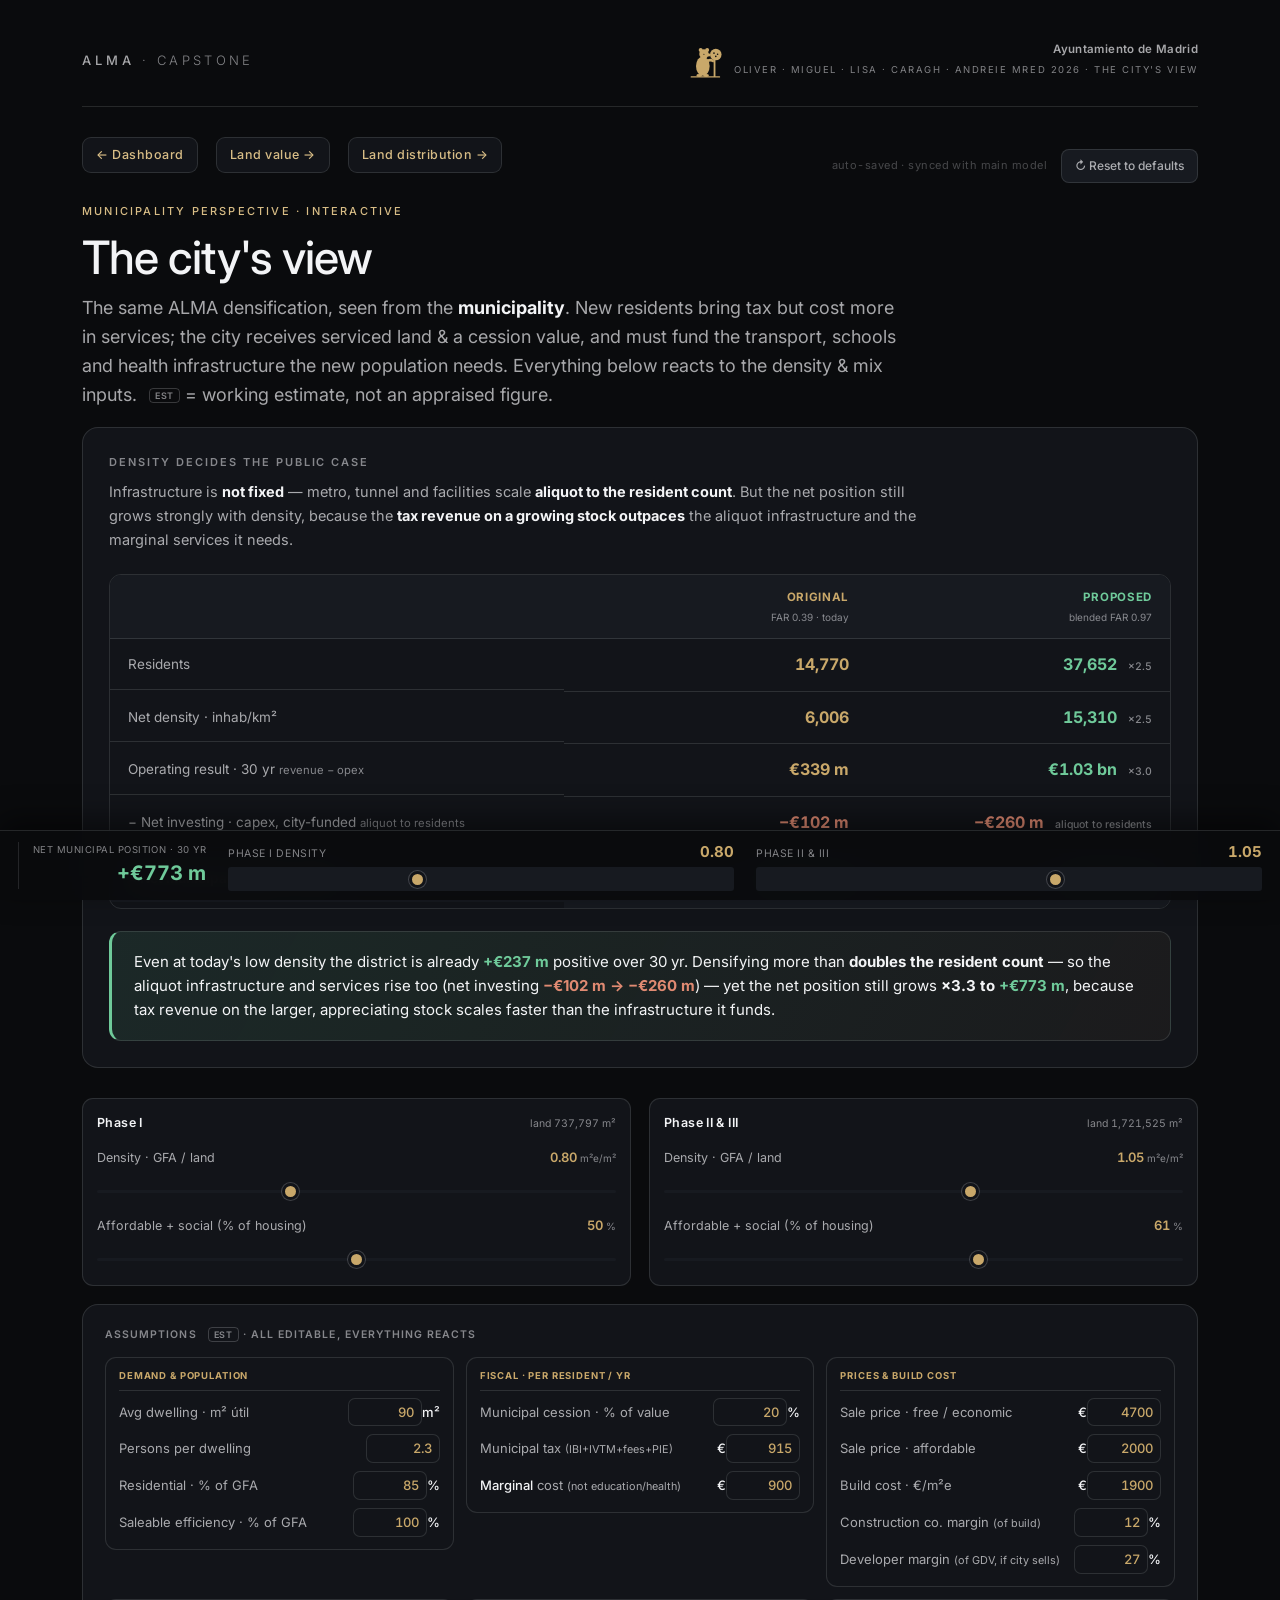
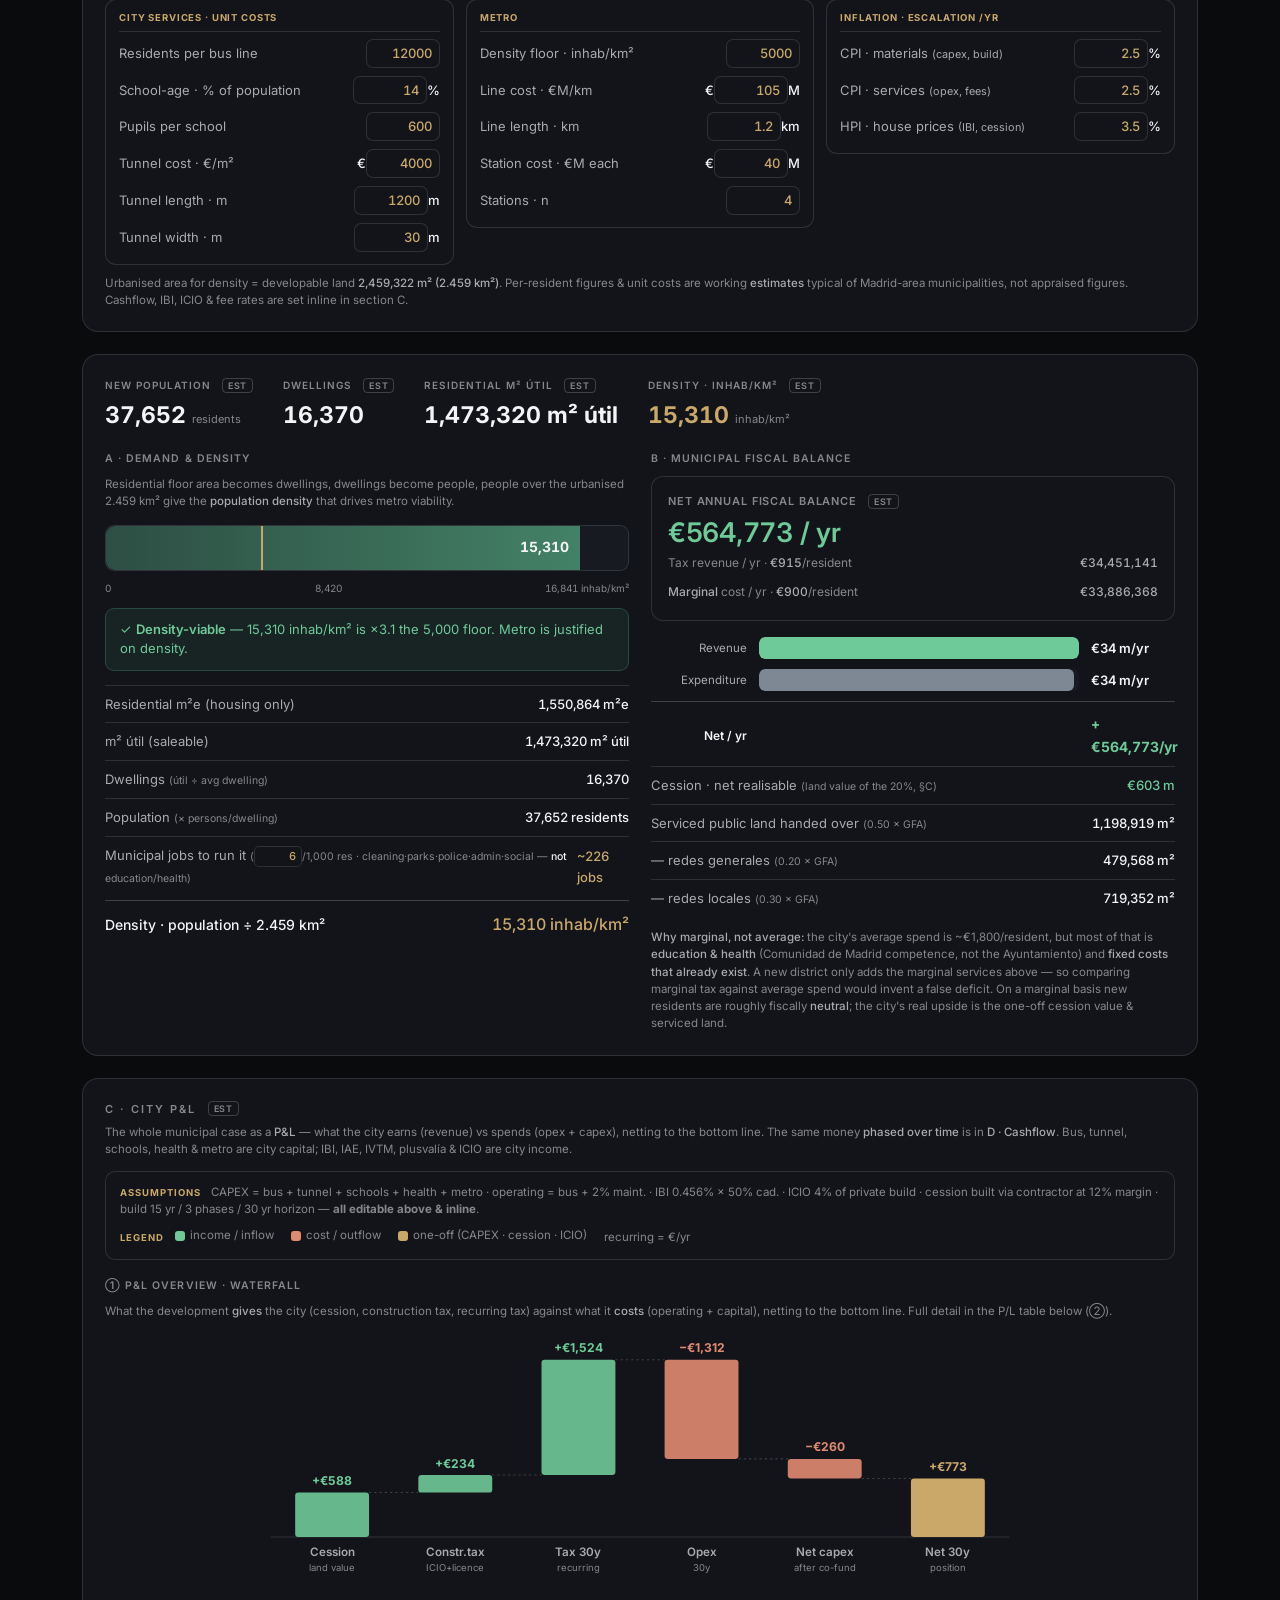
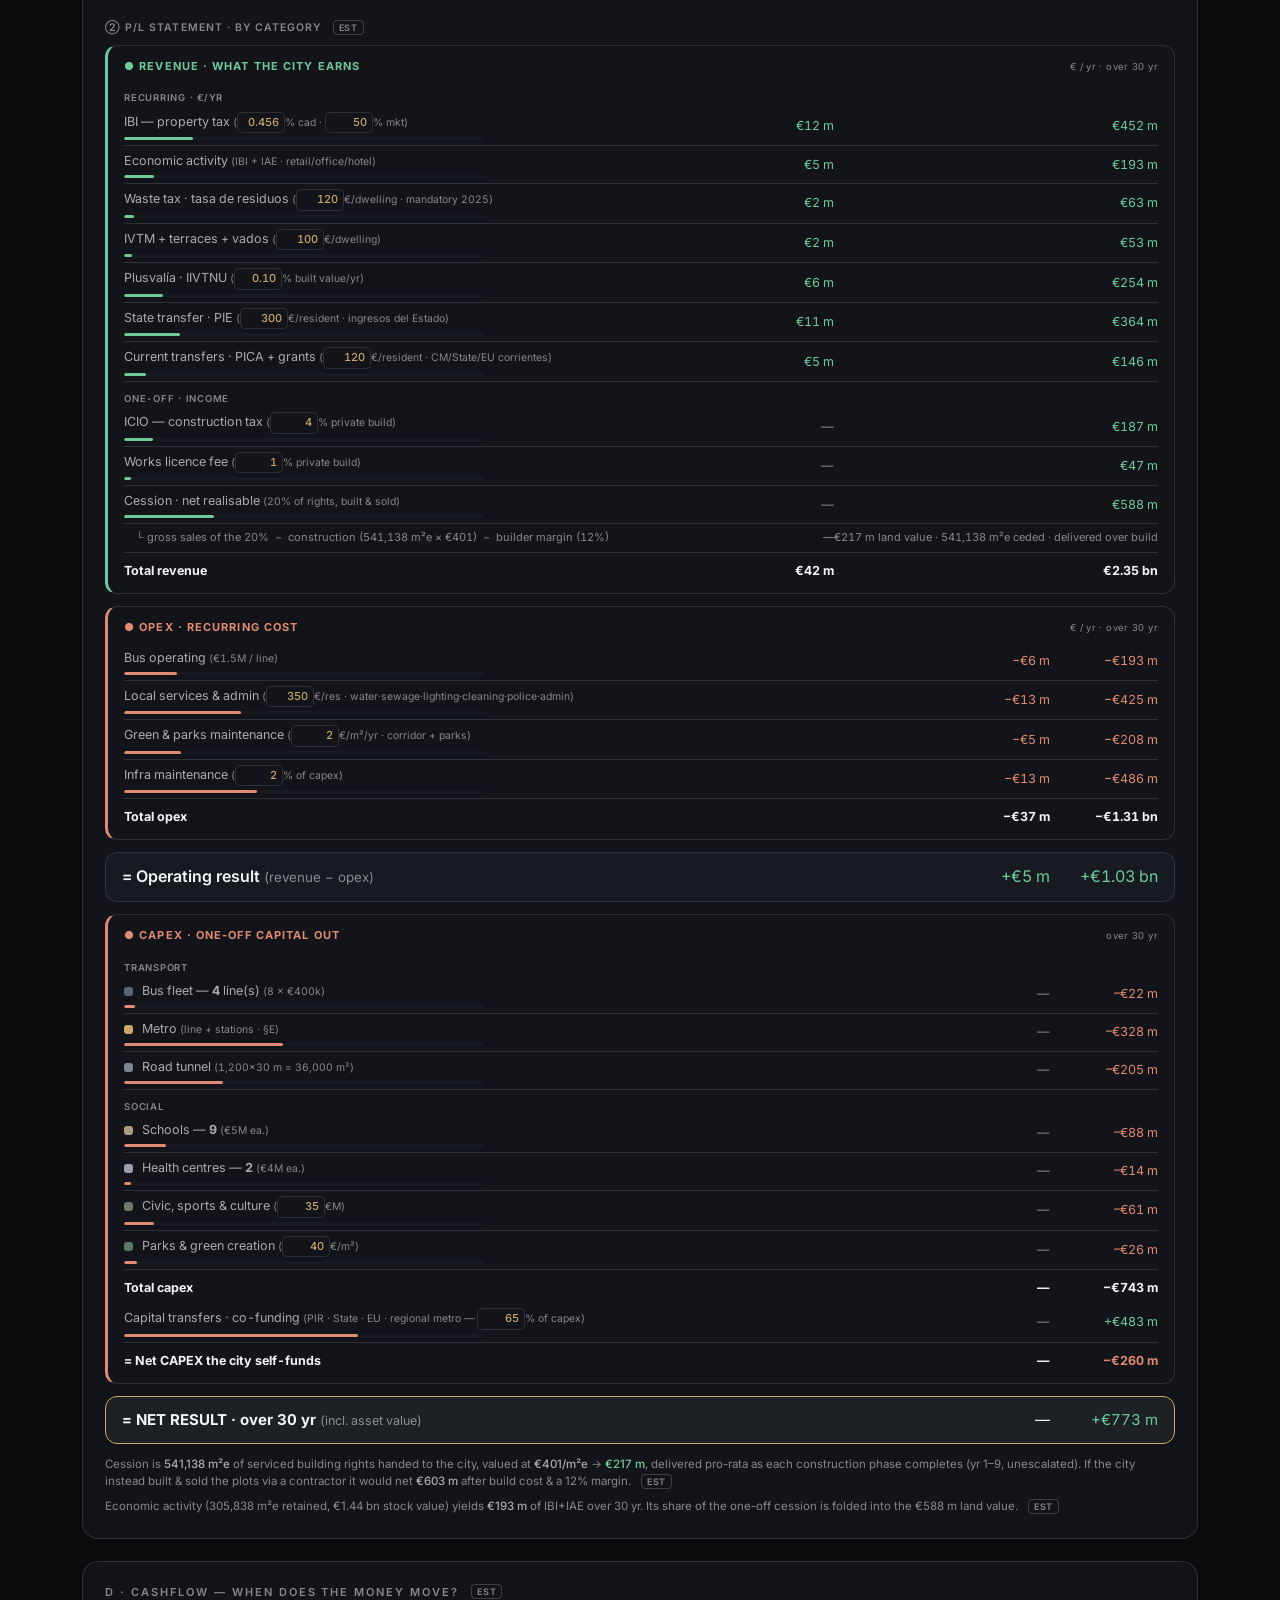
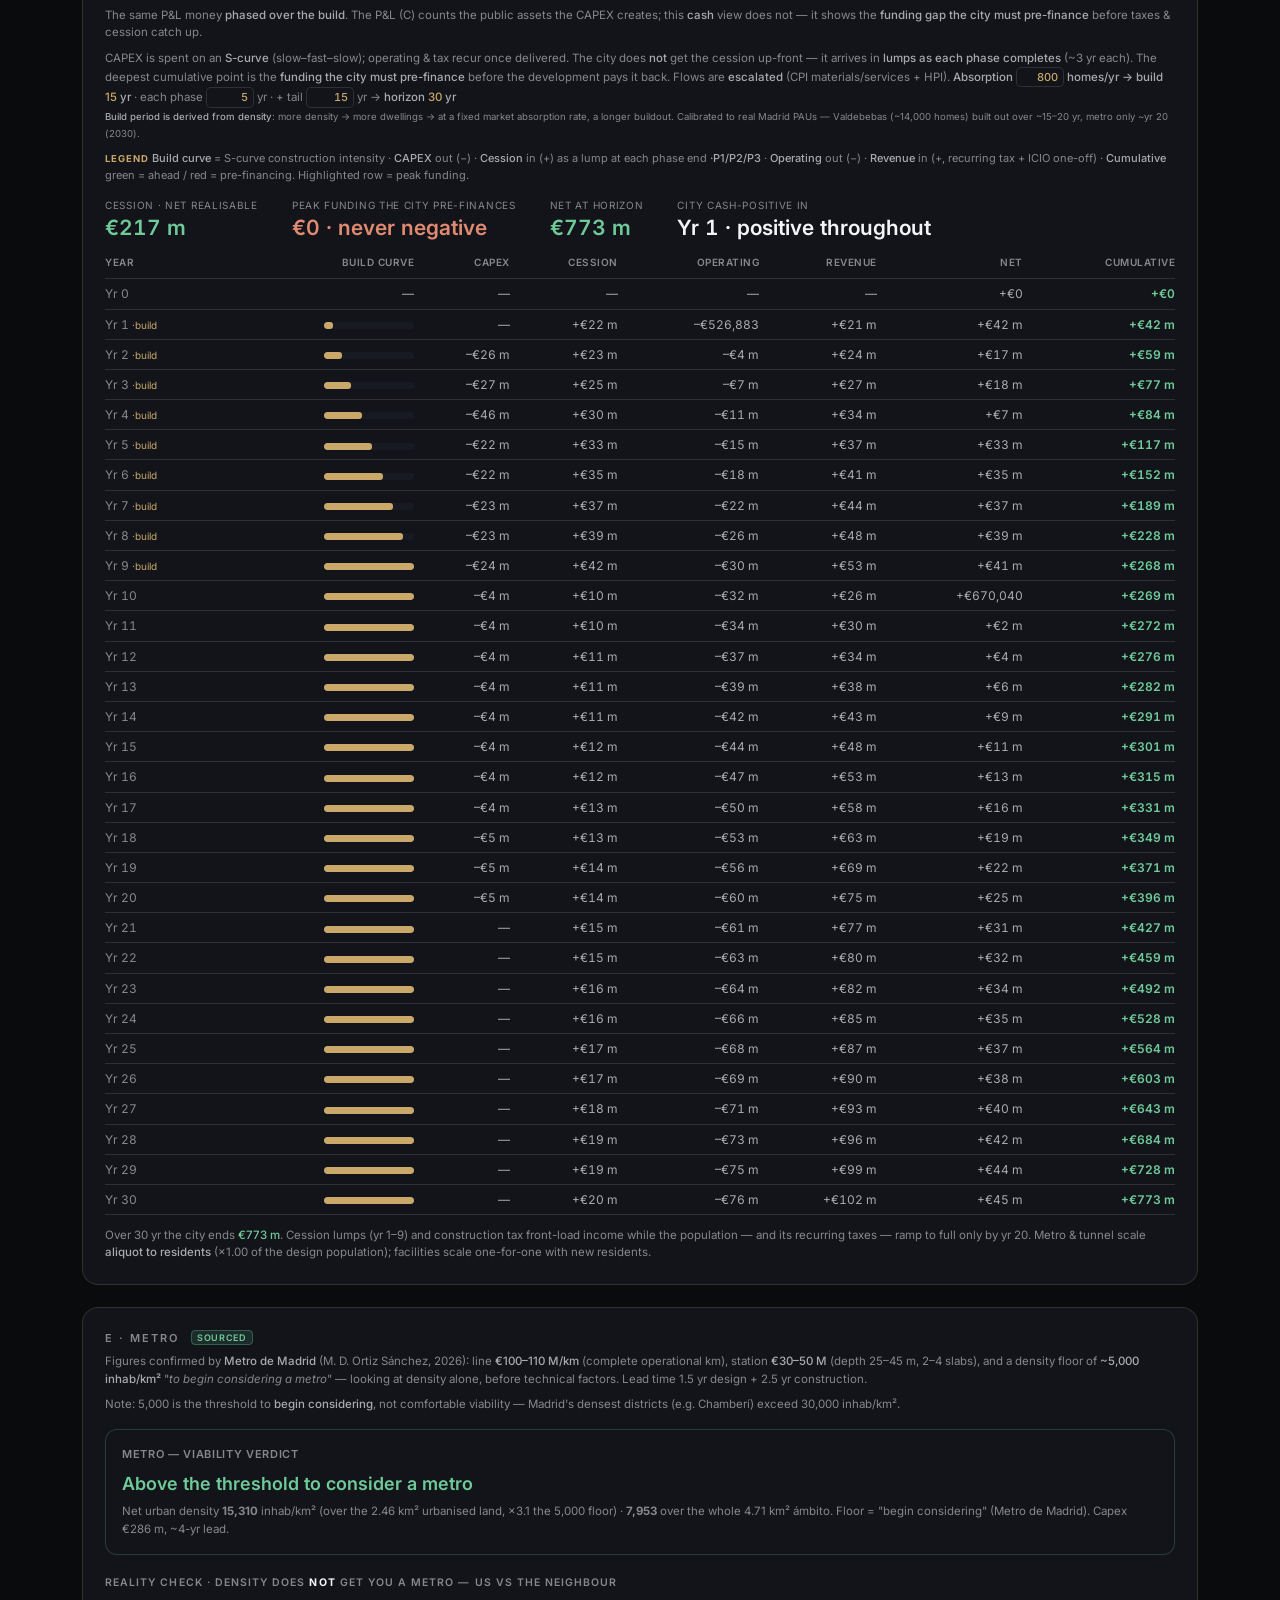
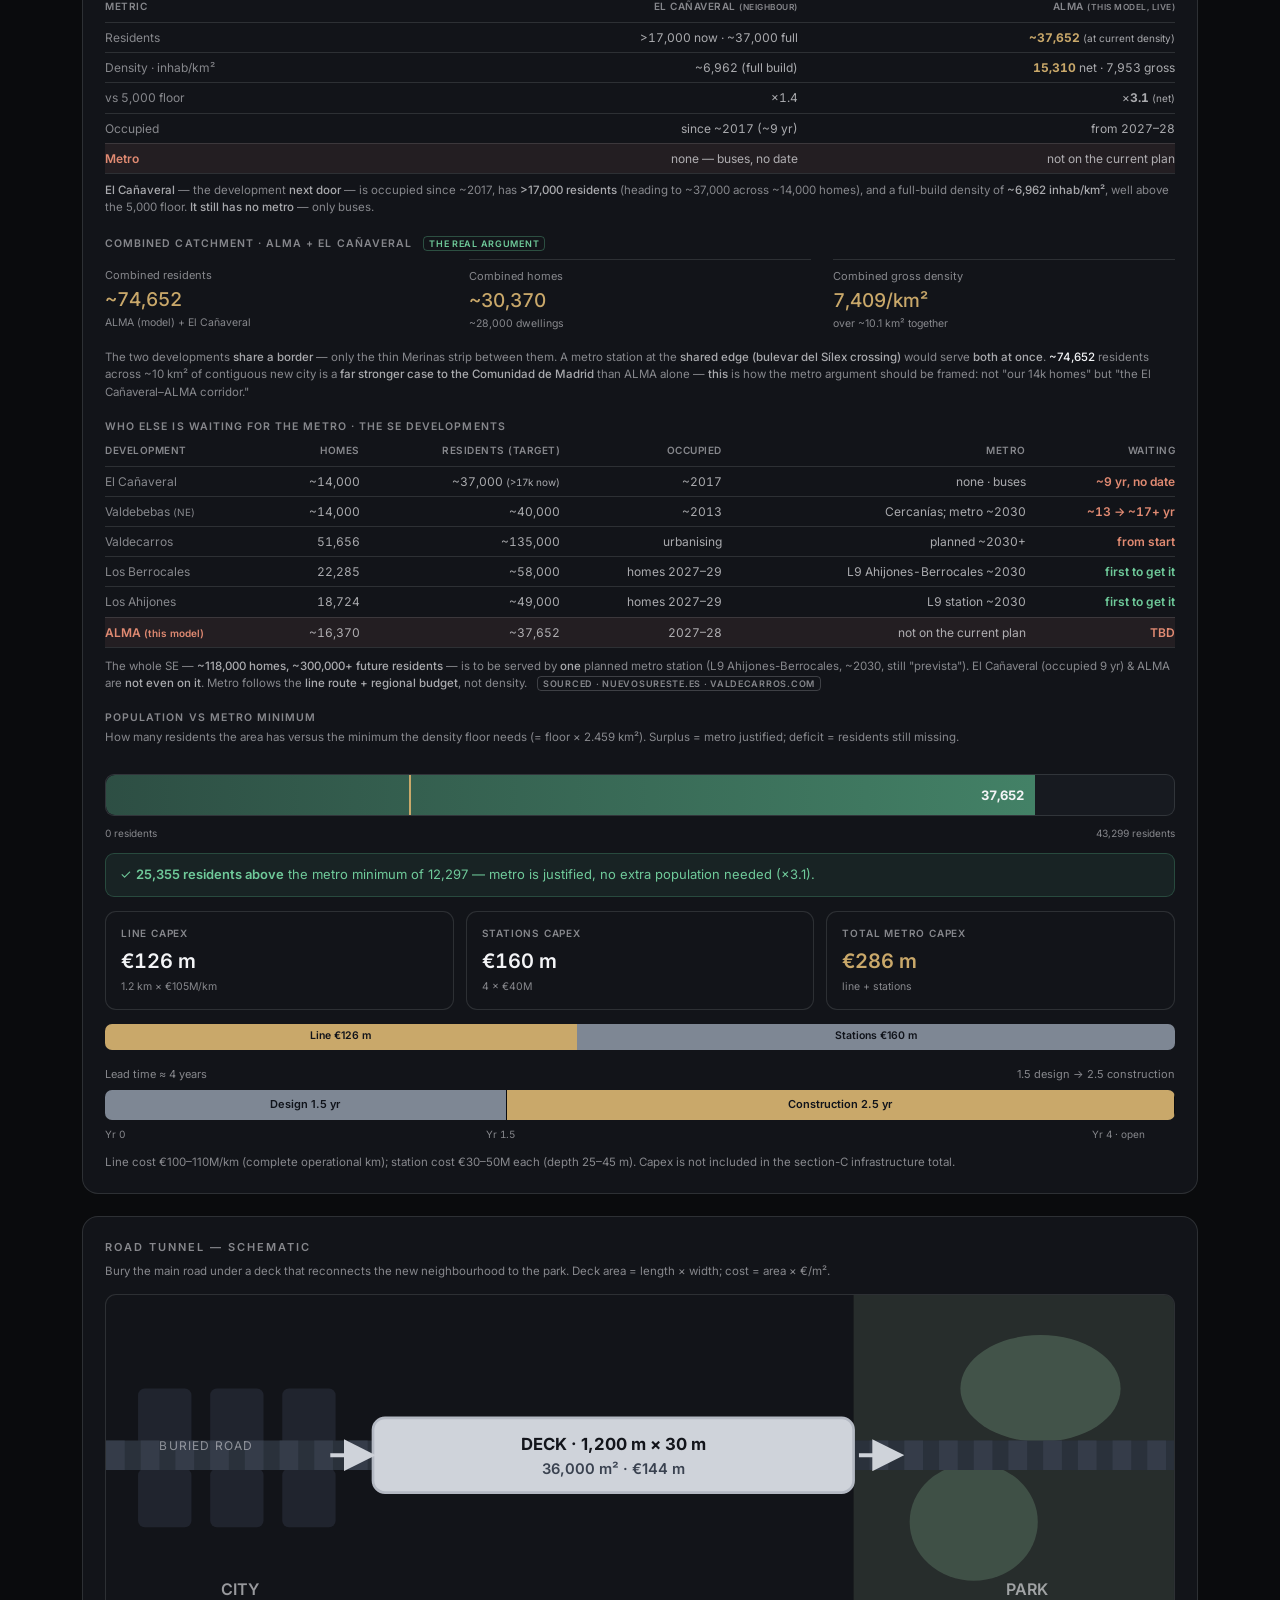
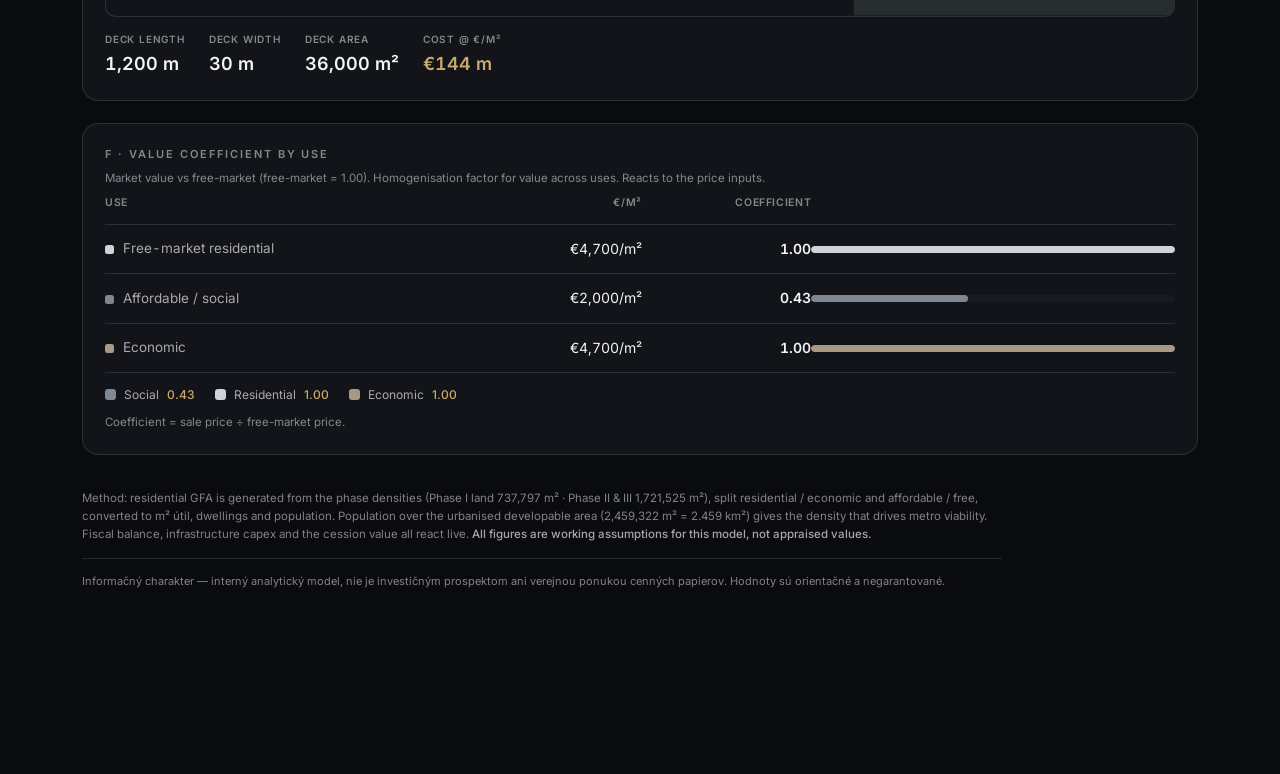
<file: ALMA-App-v2/city.html>
<!doctype html>
<html lang="en">
<head>
<meta charset="utf-8">
<meta name="viewport" content="width=device-width, initial-scale=1">
<title>ALMA · The City's View · Capstone</title>
<link rel="preconnect" href="https://fonts.googleapis.com">
<link rel="preconnect" href="https://fonts.gstatic.com" crossorigin>
<link href="https://fonts.googleapis.com/css2?family=Inter:wght@300;400;500;600;700&display=swap" rel="stylesheet">
<style>
:root{
  --bg:#0a0b0d; --bg-2:#121419; --surface:#121419; --surface-2:#171a20;
  --accent:#c9a86a; --accent-d:#d8bd86; --blue-l:#9aa0aa;
  --ink:#f3f4f6; --ink-2:rgba(241,242,245,.68); --ink-3:rgba(241,242,245,.52);
  --line:rgba(238,240,243,.12); --line-2:rgba(238,240,243,.2);
  --up:#6fca9a; --down:#e08a72; --gold:#c9a86a;
  --free:#cfd3da; --aff:#7e8794; --econ:#a89a82;
  --r:16px; --ease:cubic-bezier(.22,.61,.36,1);
}
*{box-sizing:border-box}
html{overflow-x:hidden}
body{margin:0; font-family:'Inter',-apple-system,BlinkMacSystemFont,'Segoe UI',sans-serif;
  background:var(--bg); color:var(--ink); -webkit-font-smoothing:antialiased; line-height:1.6; font-size:16px;}
.num,[data-num]{font-variant-numeric:tabular-nums}
.wrap{max-width:1180px; margin:0 auto; padding:40px 32px 80px}
@media(max-width:1150px){.wrap{padding:32px 22px 64px}}

.brandbar{display:flex; align-items:center; justify-content:space-between; padding-bottom:26px; border-bottom:1px solid var(--line); margin-bottom:30px}
.brandbar .mark{font-weight:300; letter-spacing:.26em; font-size:13px; text-transform:uppercase; color:var(--ink-3)}
.brandbar .mark b{color:var(--ink-2); font-weight:500; letter-spacing:.3em}
.brandbar .ctx{font-size:12px; color:var(--ink-3); letter-spacing:.16em; text-transform:uppercase; text-align:right; line-height:1.7}
.backlink{display:inline-flex; align-items:center; gap:8px; font-size:12.5px; color:var(--accent-d); text-decoration:none; font-weight:500; letter-spacing:.04em; margin-bottom:22px; padding:7px 13px; border:1px solid var(--line); border-radius:9px; background:var(--surface); transition:.2s var(--ease)}
.backlink:hover{border-color:var(--accent-d); color:var(--accent); background:var(--surface-2)}

.eyebrow{font-size:11px; letter-spacing:.2em; text-transform:uppercase; color:var(--accent-d); font-weight:500}
h1{font-size:clamp(30px,4.4vw,46px); font-weight:500; letter-spacing:-.02em; line-height:1.08; margin:12px 0 12px}
.lede{color:var(--ink-2); font-size:clamp(15px,1.6vw,18px); max-width:820px; margin:0; font-weight:400}
.lede b{color:var(--ink)}

.estflag{font-size:9px; letter-spacing:.08em; text-transform:uppercase; color:var(--ink-3); font-weight:600; border:1px solid var(--line-2); border-radius:4px; padding:1px 5px; margin-left:7px; vertical-align:middle}

.card{background:var(--surface); border:1px solid var(--line); border-radius:var(--r)}
.pad{padding:22px}
.card h2{font-size:11px; letter-spacing:.18em; text-transform:uppercase; color:var(--ink-3); margin:0 0 18px; font-weight:600}
.card.prog{margin-top:22px; padding:22px}
.h-sub{font-size:11.5px; color:var(--ink-3); margin:0 0 14px; line-height:1.5}
.h-sub b{color:var(--ink-2); font-weight:500}
.bdh{font-size:10.5px; letter-spacing:.1em; text-transform:uppercase; color:var(--ink-3); font-weight:600; margin-bottom:8px}

/* ---- controls bar ---- */
.controls{display:grid; grid-template-columns:1fr 1fr; gap:18px; margin-top:30px}
@media(max-width:760px){.controls{grid-template-columns:1fr}}
.phase{border:1px solid var(--line); border-radius:11px; padding:14px 14px 16px; background:var(--bg-2)}
.phase-h{display:flex; justify-content:space-between; align-items:baseline; margin-bottom:14px}
.phase-h .pt{font-size:12.5px; font-weight:600; letter-spacing:.03em; color:var(--ink)}
.phase-h .pl{font-size:10.5px; color:var(--ink-3); font-variant-numeric:tabular-nums}
.mini{margin-bottom:14px}
.mini:last-child{margin-bottom:0}
.mini .top{display:flex; justify-content:space-between; align-items:baseline; margin-bottom:7px}
.mini .name{font-size:12.5px; color:var(--ink-2)}
.mini .val{font-size:13px; font-weight:600; color:var(--accent); font-variant-numeric:tabular-nums}
.mini .val small{font-weight:400; color:var(--ink-3); font-size:10px}
.mini .sub{font-size:10.5px; color:var(--ink-3); margin-top:5px}
input[type=range]{-webkit-appearance:none; width:100%; height:3px; border-radius:3px; background:var(--surface-2); outline:none; margin:0}
input[type=range]::-webkit-slider-thumb{-webkit-appearance:none; width:17px; height:17px; border-radius:50%; background:var(--accent); cursor:pointer; border:3px solid var(--surface); box-shadow:0 0 0 1px var(--line-2)}
input[type=range]::-moz-range-thumb{width:17px; height:17px; border-radius:50%; background:var(--accent); cursor:pointer; border:3px solid var(--surface)}

.assump{border-top:1px solid var(--line); margin-top:18px; padding-top:16px}
.agrid{display:grid; grid-template-columns:1fr 1fr 1fr; gap:12px; align-items:start}
@media(max-width:920px){.agrid{grid-template-columns:1fr 1fr}}
@media(max-width:620px){.agrid{grid-template-columns:1fr}}
.agrp{margin:0; border:1px solid var(--line); border-radius:11px; padding:10px 13px 8px; background:var(--bg-2)}
.agrph{font-size:9.5px; letter-spacing:.09em; text-transform:uppercase; color:var(--accent); font-weight:700; padding-bottom:6px; margin-bottom:3px; border-bottom:1px solid var(--line)}
.arowgrid{display:grid; grid-template-columns:1fr; gap:0}
.arow{display:flex; justify-content:space-between; align-items:center; font-size:13px; padding:4px 0; color:var(--ink-2)}
.arow b{color:var(--ink); font-weight:500; font-variant-numeric:tabular-nums}
.arow input{width:74px; text-align:right; border:1px solid var(--line); border-radius:7px; padding:3px 7px; font:inherit; font-size:13px; font-weight:500; color:var(--accent); background:var(--bg-2); font-variant-numeric:tabular-nums}
.arow input:focus{outline:none; border-color:var(--accent-d)}
.note{font-size:11.5px; color:var(--ink-3); margin-top:14px; line-height:1.5}
.note b{color:var(--ink-2); font-weight:500}

/* ---- head KPIs ---- */
.cityhead{display:flex; flex-wrap:wrap; gap:30px; margin-bottom:18px}
.cityhead .ch .l{font-size:10px; letter-spacing:.1em; text-transform:uppercase; color:var(--ink-3); font-weight:600}
.cityhead .ch .n{font-size:23px; font-weight:700; font-variant-numeric:tabular-nums; margin-top:3px; color:var(--ink)}
.cityhead .ch .n.infra{color:var(--accent)}
.cityhead .ch .n small{font-size:11px; color:var(--ink-3); font-weight:400}

.crow{display:flex; justify-content:space-between; align-items:center; font-size:13px; padding:8px 0; border-top:1px solid var(--line); color:var(--ink-2)}
.crow:first-child{border-top:none}
.crow b{color:var(--ink); font-weight:500; font-variant-numeric:tabular-nums}
.crow b.neg{color:var(--down)} .crow b.pos{color:var(--up)}
.crow small{color:var(--ink-3); font-size:10.5px}
.crow.tot{border-top:1px solid var(--line-2); margin-top:4px; padding-top:11px; font-size:14px}
.crow.tot span{color:var(--ink); font-weight:500}
.crow.tot b{font-size:16px; color:var(--accent)}

.citygrid{display:grid; grid-template-columns:1fr 1fr; gap:22px; align-items:start}
.citygrid.capex{grid-template-columns:auto 1fr; gap:40px; align-items:center}
@media(max-width:920px){.citygrid.capex{grid-template-columns:1fr; gap:18px}}
@media(max-width:920px){.citygrid{grid-template-columns:1fr}}

/* ---- (A) density gauge ---- */
.gauge{margin:6px 0 4px}
.gauge .track{position:relative; height:46px; border-radius:9px; background:var(--surface-2); overflow:hidden; border:1px solid var(--line)}
.gauge .fill{position:absolute; left:0; top:0; bottom:0; border-radius:9px 0 0 9px; transition:width .45s var(--ease); display:flex; align-items:center; justify-content:flex-end}
.gauge .fill.viable{background:linear-gradient(90deg,rgba(103,214,160,.28),rgba(103,214,160,.55))}
.gauge .fill.below{background:linear-gradient(90deg,rgba(126,135,148,.28),rgba(126,135,148,.5))}
.gauge .fill b{font-size:14px; font-weight:700; font-variant-numeric:tabular-nums; color:var(--ink); padding-right:11px; white-space:nowrap}
.gauge .floor{position:absolute; top:-4px; bottom:-4px; width:2px; background:var(--accent); z-index:3}
.gauge .floor::after{content:'floor 5,000'; position:absolute; top:-16px; left:50%; transform:translateX(-50%); font-size:9px; letter-spacing:.04em; color:var(--accent-d); white-space:nowrap; font-weight:600}
.gauge .scale{display:flex; justify-content:space-between; margin-top:9px; font-size:10px; color:var(--ink-3); font-variant-numeric:tabular-nums}
.verdict{margin-top:12px; font-size:13px; padding:11px 14px; border-radius:9px; line-height:1.5}
.verdict.good{background:rgba(103,214,160,.08); color:var(--up); border:1px solid rgba(103,214,160,.22)}
.verdict.muted{background:rgba(126,135,148,.08); color:var(--ink-2); border:1px solid var(--line-2)}
.verdict.bad{background:rgba(255,154,154,.08); color:var(--down); border:1px solid rgba(255,154,154,.22)}
.verdict b{font-weight:600}
/* population-vs-metro gauge */
.popg{padding-top:20px; margin-top:8px}
.popg .track{position:relative; height:42px; border-radius:9px; background:var(--surface-2); overflow:hidden; border:1px solid var(--line)}
.popg .fill{position:absolute; left:0; top:0; bottom:0; border-radius:9px 0 0 9px; transition:width .45s var(--ease); display:flex; align-items:center; justify-content:flex-end}
.popg .fill.viable{background:linear-gradient(90deg,rgba(103,214,160,.28),rgba(103,214,160,.55))}
.popg .fill.below{background:linear-gradient(90deg,rgba(255,154,154,.28),rgba(255,154,154,.5))}
.popg .fill b{font-size:13px; font-weight:700; font-variant-numeric:tabular-nums; color:var(--ink); padding-right:11px; white-space:nowrap}
.popg .mark{position:absolute; top:-5px; bottom:-5px; width:2px; background:var(--accent); z-index:3}
.popg .marklab{position:absolute; top:-17px; transform:translateX(-50%); font-size:9px; color:var(--accent-d); white-space:nowrap; font-weight:600; z-index:3}
.popg .scale{display:flex; justify-content:space-between; margin-top:9px; font-size:10px; color:var(--ink-3); font-variant-numeric:tabular-nums}

/* ---- (B) fiscal opposing bars ---- */
.cnetbox{background:var(--bg-2); border:1px solid var(--line); border-radius:12px; padding:16px; margin-bottom:16px}
.cnetbox .nl{font-size:11px; letter-spacing:.08em; text-transform:uppercase; color:var(--ink-3); font-weight:600; margin-bottom:8px}
.cnetbox .nbig{font-size:27px; font-weight:600; font-variant-numeric:tabular-nums; line-height:1; letter-spacing:-.01em}
.cnetbox .nbig.neg{color:var(--down)} .cnetbox .nbig.pos{color:var(--up)}
.cnetbox .nr{display:flex; justify-content:space-between; font-size:12px; color:var(--ink-3); padding:3px 0; margin-top:4px}
.cnetbox .nr b{color:var(--ink-2); font-weight:500; font-variant-numeric:tabular-nums}
.oppbars{margin:10px 0 4px}
.oppbar{display:flex; align-items:center; gap:12px; margin-bottom:10px}
.oppbar .olab{width:96px; flex:none; font-size:11.5px; color:var(--ink-2); text-align:right}
.oppbar .otrack{flex:1; height:22px; border-radius:6px; background:var(--surface-2); overflow:hidden}
.oppbar .ofill{height:100%; border-radius:6px; transition:width .45s var(--ease)}
.oppbar .ofill.rev{background:var(--up)}
.oppbar .ofill.exp{background:var(--aff)}
.oppbar .oval{width:84px; flex:none; font-size:13px; font-weight:600; font-variant-numeric:tabular-nums; color:var(--ink)}
.oppnet{display:flex; align-items:center; gap:12px; margin-top:2px; padding-top:11px; border-top:1px solid var(--line-2)}
.oppnet .olab{width:96px; flex:none; font-size:12px; color:var(--ink); text-align:right; font-weight:600}
.oppnet .otrack{flex:1; position:relative; height:8px}
.oppnet .oval{width:84px; flex:none; font-size:14px; font-weight:700; font-variant-numeric:tabular-nums}
.oppnet .oval.neg{color:var(--down)} .oppnet .oval.pos{color:var(--up)}

/* ---- (C) capex / operating / IBI / by-year ---- */
.opgrid{display:grid; grid-template-columns:1fr 1fr; gap:22px}
@media(max-width:760px){.opgrid{grid-template-columns:1fr}}
.minput{width:48px; text-align:right; border:1px solid var(--line); border-radius:5px; padding:1px 5px; font:inherit; font-size:11px; font-weight:500; color:var(--accent); background:var(--bg-2); font-variant-numeric:tabular-nums}
.minput:focus{outline:none; border-color:var(--accent-d)}
.yeartbl{width:100%; border-collapse:collapse; font-variant-numeric:tabular-nums; margin-top:4px}
.yeartbl th{font-size:10px; letter-spacing:.05em; text-transform:uppercase; color:var(--ink-3); font-weight:600; text-align:right; padding:0 0 8px; border-bottom:1px solid var(--line)}
.yeartbl th:first-child{text-align:left}
.yeartbl td{font-size:12px; padding:5px 0; border-bottom:1px solid var(--line); text-align:right; color:var(--ink-2)}
.yeartbl td:first-child{text-align:left; color:var(--ink-3)}
.yeartbl td.cum{font-weight:600}
.yeartbl td.cum.neg{color:var(--down)} .yeartbl td.cum.pos{color:var(--up)}
.yeartbl tr.y0 td{color:var(--ink-2); border-bottom:1px solid var(--line-2)}
.yeartbl tr.peak td{background:rgba(255,154,154,.07)}
.yeartbl tr.peak td:first-child{color:var(--down); font-weight:600}
.sbar{display:inline-block; width:90px; height:7px; background:var(--surface-2); border-radius:3px; overflow:hidden; vertical-align:middle}
.sbar i{display:block; height:100%; background:var(--accent); border-radius:3px}
.fin-kpis{display:flex; flex-wrap:wrap; gap:22px 34px; margin:14px 0 16px}
.fin-kpis .k .l{font-size:10px; color:var(--ink-3); text-transform:uppercase; letter-spacing:.07em; margin-bottom:4px}
.fin-kpis .k .n{font-size:21px; font-weight:600; font-variant-numeric:tabular-nums; line-height:1}
.albox{display:grid; gap:8px; padding:12px 14px; margin:0 0 18px; background:var(--bg-2); border:1px solid var(--line); border-radius:10px; font-size:11.5px; color:var(--ink-3); line-height:1.55}
.albox .alh{display:inline-block; font-size:9.5px; letter-spacing:.1em; text-transform:uppercase; color:var(--accent); font-weight:700; margin-right:8px}
.albox .lk{display:inline-flex; align-items:center; gap:5px; margin-right:14px}
.albox .lk i{width:10px; height:10px; border-radius:3px; display:inline-block}
.pnlrow{display:flex; justify-content:space-between; align-items:baseline; padding:11px 0 2px; margin-top:8px; border-top:1px solid var(--accent); font-size:14px}
.pnlrow b:first-child{font-weight:600}
.cflegend{font-size:11px; color:var(--ink-3); margin:2px 0 10px; line-height:1.5}
.cflegend b{color:var(--ink-2); font-weight:500}
.pnlwrap{display:grid; grid-template-columns:1.25fr 1fr; gap:26px; align-items:center; margin:6px 0 4px}
@media(max-width:760px){.pnlwrap{grid-template-columns:1fr}}
.wfchart{width:100%; height:auto}
.pnlstmt{font-variant-numeric:tabular-nums}
.pl-h{font-size:10px; letter-spacing:.09em; text-transform:uppercase; font-weight:700; margin-bottom:3px}
.pl-r{display:flex; justify-content:space-between; align-items:baseline; gap:12px; font-size:12.5px; padding:4px 0; color:var(--ink-2); border-bottom:1px solid var(--line)}
.pl-r b{color:var(--ink); font-weight:500}
.pl-r.sub{font-weight:600; color:var(--ink)} .pl-r.sub b{font-weight:700}
.pl-r.net{margin-top:6px; border-top:1px solid var(--accent); border-bottom:none; padding-top:9px; font-size:14.5px}
.pl-r.net b{font-size:16px}
.cdot{display:inline-block; width:9px; height:9px; border-radius:3px; margin-right:9px; vertical-align:middle}
.pnlcol{max-width:680px}
.pltbl{width:100%; border-collapse:collapse; font-variant-numeric:tabular-nums; font-size:13px; margin-top:8px}
.pltbl thead th{text-align:right; font-size:10px; letter-spacing:.06em; text-transform:uppercase; color:var(--ink-3); font-weight:600; padding:0 0 9px; border-bottom:1px solid var(--line)}
.pltbl thead th:first-child{text-align:left}
.pltbl thead th:not(:first-child){width:130px}
.pltbl td{padding:6px 0; border-bottom:1px solid var(--line); text-align:right; color:var(--ink-2); white-space:nowrap}
.pltbl td:first-child{text-align:left; white-space:normal; padding-right:18px}
.pltbl tr.sect td{padding:15px 0 6px; border-bottom:1px solid var(--line-2); font-size:10px; letter-spacing:.09em; text-transform:uppercase; font-weight:700}
.pltbl tr.sect.up td{color:var(--up)} .pltbl tr.sect.down td{color:var(--down)}
.pltbl tr.sub td{font-weight:600; color:var(--ink); border-top:1px solid var(--line-2)}
.pltbl tr.res td{font-weight:700; color:var(--ink); border-top:1px solid var(--accent); border-bottom:none; padding-top:9px}
.pltbl tr.res.big td{font-size:15px}
.pltbl tr.sc td{font-size:11px; color:var(--ink-3)}
.pltbl tr.sc td:first-child{padding-left:14px}
.pltbl .pos{color:var(--up)} .pltbl .neg{color:var(--down)}
.pltbl .dash,.pltbl .muted{color:var(--ink-3)}
.pltbl small{color:var(--ink-3); font-weight:400}
.pltbl small i{font-style:normal; color:var(--accent)}
/* P/L category boxes */
.plbox{border:1px solid var(--line); border-left-width:3px; border-radius:12px; padding:12px 16px 7px; margin:0 0 12px; background:var(--bg-2)}
.plbox.rev{border-left-color:var(--up)} .plbox.cost{border-left-color:var(--down)}
.pbh{display:flex; justify-content:space-between; align-items:baseline; margin-bottom:6px}
.pbh .nm{font-size:11px; letter-spacing:.1em; text-transform:uppercase; font-weight:700}
.plbox.rev .pbh .nm{color:var(--up)} .plbox.cost .pbh .nm{color:var(--down)}
.pbh .cols{font-size:9.5px; color:var(--ink-3); letter-spacing:.04em}
.plt{width:100%; border-collapse:collapse; font-variant-numeric:tabular-nums}
.plt td{padding:5px 0; border-bottom:1px solid var(--line); font-size:12.5px; color:var(--ink-2)}
.plt td:first-child{text-align:left; padding-right:12px}
.plt td.v{text-align:right; width:108px; white-space:nowrap}
.plt tr.ft td{font-weight:700; color:var(--ink); border-top:1px solid var(--line-2); border-bottom:none; padding-top:8px}
.plt tr.grp td{font-size:9.5px; letter-spacing:.08em; text-transform:uppercase; color:var(--ink-3); font-weight:600; padding:9px 0 1px; border:none}
.plt tr.sc td{font-size:11px; color:var(--ink-3)} .plt tr.sc td:first-child{padding-left:12px}
.plt .pos{color:var(--up)} .plt .neg{color:var(--down)} .plt .dash,.plt .muted{color:var(--ink-3)}
.plt small{color:var(--ink-3); font-weight:400} .plt small i{font-style:normal; color:var(--accent)}
.plbar{height:3px; background:var(--surface-2); border-radius:2px; margin-top:4px; max-width:360px; overflow:hidden}
.plbar i{display:block; height:100%; border-radius:2px; width:0; transition:width .3s var(--ease)}
.plbox.rev .plbar i{background:var(--up)} .plbox.cost .plbar i{background:var(--down)}
.plstrip{display:flex; align-items:baseline; padding:11px 16px; margin:0 0 12px; border-radius:12px; font-variant-numeric:tabular-nums}
.plstrip .lbl{flex:1; font-weight:600; color:var(--ink)}
.plstrip .v{width:108px; text-align:right; white-space:nowrap}
.plstrip.res{background:var(--surface-2); border:1px solid var(--line)}
.plstrip.net{background:rgba(207,211,218,.06); border:1px solid var(--accent); font-size:15px}
.plstrip.net .lbl{font-weight:700}
.topctrl{display:flex; justify-content:space-between; align-items:center; gap:14px; flex-wrap:wrap; margin-bottom:8px}
.ctrlr{display:flex; align-items:center; gap:14px}
.savetag{font-size:11px; color:var(--ink-3); opacity:.5; letter-spacing:.04em; transition:opacity .3s; font-variant-numeric:tabular-nums}
.rstbtn{font:inherit; font-size:12px; font-weight:500; color:var(--ink-2); background:var(--surface-2); border:1px solid var(--line); border-radius:8px; padding:6px 13px; cursor:pointer; transition:.18s}
.rstbtn:hover{border-color:var(--accent); color:var(--ink)}
.cath{font-size:10px; letter-spacing:.09em; text-transform:uppercase; font-weight:700; padding-bottom:5px; margin:0 0 3px; border-bottom:1px solid var(--line)}
.cath.up{color:var(--up)} .cath.down{color:var(--down)}
.subcalc{margin:2px 0 4px 16px; padding-left:12px; border-left:2px solid var(--line)}
.subcalc .scr{display:flex; justify-content:space-between; align-items:baseline; gap:12px; font-size:11.5px; color:var(--ink-3); padding:3px 0; font-variant-numeric:tabular-nums}
.subcalc .scr b{color:var(--ink-2); font-weight:500}
.subcalc .scr small{color:var(--ink-3)}
/* ---- (C) infra donut + breakdown ---- */
.donutwrap{display:flex; gap:24px; align-items:center; flex-wrap:wrap; margin:6px 0 4px}
.donutwrap svg{flex:none}
.donutleg{flex:1; min-width:220px}
.donutleg .r{display:flex; align-items:center; gap:10px; font-size:12.5px; padding:6px 0; border-top:1px solid var(--line)}
.donutleg .r:first-child{border-top:none}
.donutleg .r .sw{width:11px; height:11px; border-radius:3px; flex:none}
.donutleg .r .nm{color:var(--ink-2); flex:1; min-width:0}
.donutleg .r .v{font-variant-numeric:tabular-nums; color:var(--ink); font-weight:600}
.donutleg .r .p{font-variant-numeric:tabular-nums; color:var(--ink-3); width:48px; text-align:right}
.donutctr{font-variant-numeric:tabular-nums}

/* ---- (D) metro ---- */
.metrobox{background:var(--bg-2); border:1px solid var(--line); border-radius:12px; padding:16px; margin-bottom:16px}
.metrobox.no{border-color:rgba(255,154,154,.22)}
.metrobox.yes{border-color:rgba(103,214,160,.22)}
.metrobox .ml{font-size:11px; color:var(--ink-3); font-weight:600; letter-spacing:.06em; text-transform:uppercase; margin-bottom:6px}
.metrobox .mv{font-size:18px; font-weight:600; font-variant-numeric:tabular-nums}
.metrobox.no .mv{color:var(--down)} .metrobox.yes .mv{color:var(--up)}
.metrobox .ms{font-size:11.5px; color:var(--ink-3); margin-top:5px; line-height:1.5}
.capexsplit{display:flex; gap:12px; margin:14px 0}
.capexsplit .cs{flex:1; background:var(--bg-2); border:1px solid var(--line); border-radius:11px; padding:13px 15px}
.capexsplit .cs .l{font-size:10px; letter-spacing:.08em; text-transform:uppercase; color:var(--ink-3); font-weight:600}
.capexsplit .cs .n{font-size:20px; font-weight:600; font-variant-numeric:tabular-nums; margin-top:4px; color:var(--ink)}
.capexsplit .cs.tot .n{color:var(--accent)}
.capexsplit .cs .s2{font-size:10.5px; color:var(--ink-3); margin-top:2px}
.capexbar{display:flex; height:26px; border-radius:7px; overflow:hidden; margin:10px 0; background:var(--surface-2)}
.capexbar div{display:flex; align-items:center; justify-content:center; font-size:10.5px; font-weight:600; color:#10131a; min-width:0; overflow:hidden; white-space:nowrap}
/* timeline */
.timeline{margin-top:16px}
.tlhead{display:flex; justify-content:space-between; font-size:11px; color:var(--ink-3); margin-bottom:7px}
.tlbar{display:flex; height:30px; border-radius:7px; overflow:hidden; background:var(--surface-2)}
.tlbar .seg{display:flex; align-items:center; justify-content:center; font-size:11px; font-weight:600; color:#10131a; border-right:1px solid var(--bg); white-space:nowrap; overflow:hidden}
.tlbar .seg.design{background:var(--aff)}
.tlbar .seg.constr{background:var(--accent)}
.tlticks{display:flex; margin-top:6px; font-size:10px; color:var(--ink-3); font-variant-numeric:tabular-nums}
.tlticks span{text-align:left}

/* ---- (E) tunnel schematic ---- */
.tunnelviz{margin:8px 0 4px}
.tunnelviz svg{width:100%; height:auto; display:block; border-radius:11px; border:1px solid var(--line); background:var(--bg-2)}
.tundims{display:flex; flex-wrap:wrap; gap:24px; margin-top:14px}
.tundims .td .l{font-size:10px; letter-spacing:.08em; text-transform:uppercase; color:var(--ink-3); font-weight:600}
.tundims .td .n{font-size:18px; font-weight:600; font-variant-numeric:tabular-nums; margin-top:3px; color:var(--ink)}
.tundims .td .n.cost{color:var(--accent)}

/* ---- value coefficients ---- */
.usetbl{width:100%; border-collapse:collapse; margin-top:4px}
.usetbl th{font-size:10.5px; letter-spacing:.06em; text-transform:uppercase; color:var(--ink-3); font-weight:600; text-align:right; padding:0 0 12px; border-bottom:1px solid var(--line)}
.usetbl th:first-child{text-align:left}
.usetbl td{font-size:14px; padding:13px 0; border-bottom:1px solid var(--line); text-align:right; font-variant-numeric:tabular-nums; color:var(--ink)}
.usetbl td:first-child{text-align:left; color:var(--ink-2); font-size:13.5px}
.usetbl td .dot{width:9px;height:9px;border-radius:2.5px;display:inline-block;margin-right:9px;vertical-align:middle}
.usetbl .coef{font-weight:600}
.usetbl .cbarcell{padding-right:0}
.usetbl .cbar{height:7px; border-radius:4px; background:var(--surface-2); overflow:hidden; min-width:60px}
.usetbl .cbar i{display:block; height:100%; border-radius:4px}
.herolegend{display:flex; gap:16px 20px; flex-wrap:wrap; align-items:center; margin-top:12px}
.herolegend span{display:flex; align-items:center; gap:8px; font-size:12px; color:var(--ink-2)}
.herolegend i{width:11px; height:11px; border-radius:3px; display:inline-block}
.herolegend b{color:var(--accent); font-weight:500}

.foot{font-size:11.5px; color:var(--ink-3); margin-top:34px; line-height:1.6; max-width:920px}
.foot b{color:var(--ink-2); font-weight:500}
.disc{font-size:11px; color:var(--ink-3); margin-top:14px; padding-top:14px; border-top:1px solid var(--line); max-width:920px; line-height:1.6}

  /* ---- density comparison (0.39 vs proposed) ---- */
  .cmp{margin-top:18px;padding:26px}
  .cmp .ch{font-size:11px;letter-spacing:.18em;text-transform:uppercase;color:var(--ink-3);font-weight:600}
  .cmp-lede{font-size:14.5px;color:var(--ink-2);max-width:840px;margin:8px 0 22px;line-height:1.65}
  .cmp-lede b{color:var(--ink)}
  .cmp-grid{display:grid;grid-template-columns:1.5fr 1fr 1fr;border:1px solid var(--line);border-radius:12px;overflow:hidden}
  .cmp-grid>div{padding:13px 18px;border-bottom:1px solid var(--line)}
  .cmp-grid>div:nth-last-child(-n+3){border-bottom:none}
  .cmp-col{text-align:right;font-size:11.5px;letter-spacing:.06em;text-transform:uppercase;font-weight:700;background:var(--surface-2)}
  .cmp-col small{display:block;font-size:10px;font-weight:400;letter-spacing:0;text-transform:none;color:var(--ink-3);margin-top:3px}
  .cmp-col.orig{color:var(--gold)} .cmp-col.prop{color:var(--up)}
  .cmp-metric{color:var(--ink-2);font-size:13.5px;align-self:center}
  .cmp-v{text-align:right;font-size:16px;font-weight:700;font-variant-numeric:tabular-nums;align-self:center}
  .cmp-v.orig{color:var(--gold)} .cmp-v.prop{color:var(--up)}
  .cmp-v .chg{font-size:10.5px;color:var(--ink-3);font-weight:500;margin-left:7px}
  .cmp-grid .netr{background:var(--surface-2);font-size:13.5px;font-weight:700;color:var(--ink)}
  .cmp-v.net-o{color:var(--down);font-size:20px;background:var(--surface-2)}
  .cmp-v.net-p{color:var(--up);font-size:20px;background:var(--surface-2)}
  .cmp-flip{margin-top:22px;background:linear-gradient(120deg,rgba(103,214,160,.11),rgba(201,168,106,.05));
    border:1px solid var(--line);border-left:3px solid var(--up);border-radius:12px;padding:18px 22px;font-size:15px;line-height:1.62;color:var(--ink)}
  .cmp-flip .neg{color:var(--down);font-weight:700} .cmp-flip .pos{color:var(--up);font-weight:700}

  /* Madrid crest */
  .madrid{display:flex;align-items:center;gap:11px}
  .madrid svg{width:36px;height:40px;flex:none}
  .madrid .mc{fill:var(--accent)} .madrid .mb{fill:var(--bg)}
  .madrid-t{text-align:right;line-height:1.3}
  .madrid-t b{font-size:11.5px;font-weight:600;letter-spacing:.03em;color:var(--ink-2);display:block}
  .madrid-t span{font-size:9.5px;letter-spacing:.16em;text-transform:uppercase;color:var(--ink-3)}

  /* ── fixed density control bar (presentation / mobile-friendly) ── */
  .densbar{position:fixed;padding-bottom:max(9px,env(safe-area-inset-bottom));font-variant-numeric:tabular-nums;left:0;right:0;bottom:0;z-index:300;background:rgba(10,11,13,.94);-webkit-backdrop-filter:blur(14px);backdrop-filter:blur(14px);border-top:1px solid var(--line);padding:9px 18px;display:flex;gap:22px;align-items:center;box-shadow:0 -10px 30px rgba(0,0,0,.5)}
  .densbar .db-grp{display:flex;flex-direction:column;gap:3px;flex:1 1 0;min-width:0}
  .densbar .dl{display:flex;justify-content:space-between;align-items:baseline;font-size:10.5px;text-transform:uppercase;letter-spacing:.05em;color:var(--ink-3)}
  .densbar .dl b{font-size:15px;font-weight:700;color:var(--accent);letter-spacing:0}
  .densbar input[type=range]{width:100%;height:24px;accent-color:var(--accent);cursor:pointer;margin:0}
  .densbar .db-out{flex:none;text-align:right;padding-left:14px;border-left:1px solid var(--line)}
  .densbar .db-out .dl{display:block;font-size:9.5px;color:var(--ink-3)}
  .densbar .db-out b{font-size:20px;font-weight:700;color:var(--up)}
  body{padding-bottom:104px}
  @media(max-width:680px){
    .densbar{flex-wrap:wrap;gap:6px 14px;padding:8px 12px 12px}
    .densbar .db-grp{flex:1 1 42%}
    .densbar input[type=range]{height:30px}
    .densbar .db-out{flex:1 1 100%;order:-1;text-align:center;border-left:none;border-bottom:1px solid var(--line);padding:2px 0 7px;margin-bottom:2px}
    .densbar .db-out .dl{display:inline;margin-right:8px}
    body{padding-bottom:158px}
  }
  @media(max-width:640px){
    html,body{overflow-x:hidden;max-width:100%}
    .brandbar{flex-direction:column;align-items:stretch;gap:7px}
    .brandbar>*{max-width:100%;min-width:0;overflow-wrap:anywhere}
    .brandbar .ctx,.brandbar .madrid-t{text-align:left}
    body :where(div,span,p,b,small,td,th,a,li){min-width:0}
    body :where(.top,.arow,.crow,.lr,.zr,.headline-val,.wf,.costhead,.persqm,.skyhead,.labs,.stat,.metrow,.herolegend,.madrid,.plstrip,.kpi,.pm,.kpis){flex-wrap:wrap}
    body :where(p,.note,.formula,.sub,.assump,.meta,.lede,.pd,td,.lh,.fm,.h-sub){overflow-wrap:anywhere}
    table{table-layout:fixed;width:100%}
  }
  /* ── touch-friendly sliders + no scroll-jitter on drag ── */
  input[type=range]{touch-action:none}
  @media(max-width:760px){
    input[type=range]{height:38px}
    input[type=range]::-webkit-slider-thumb{width:28px;height:28px;border-width:4px}
    input[type=range]::-moz-range-thumb{width:28px;height:28px;border-width:4px}
    .densbar input[type=range]{height:44px}
    .densbar input[type=range]::-webkit-slider-thumb{width:32px;height:32px}
    .densbar input[type=range]::-moz-range-thumb{width:32px;height:32px}
    .arow input,.minput{min-height:34px;font-size:15px}
  }
</style>
</head>
<body>
<script>/* always open at the Excel proposed scenario — ignore any saved state */try{localStorage.setItem("losCerros_shared",JSON.stringify({dI:"0.80",dR:"1.05",aI:"50",aR:"61",cess:"20",resiShare:"85",sellEff:"100",pFree:"4700",pAff:"2000"}));localStorage.removeItem("losCerros_dev");localStorage.removeItem("losCerros_city");}catch(e){}</script>
<div class="wrap">

  <div class="brandbar">
    <div class="mark"><b>ALMA</b> · Capstone</div>
    <div class="madrid"><svg viewBox="0 0 100 110" aria-label="Coat of arms of Madrid"><g class="mc"><rect x="74" y="50" width="5" height="52" rx="1"/><circle cx="80" cy="40" r="16"/><rect x="10" y="100" width="82" height="3.5" rx="1.5"/><ellipse cx="44" cy="72" rx="19" ry="27"/><circle cx="47" cy="38" r="13"/><circle cx="38" cy="27" r="5.5"/><circle cx="56" cy="27" r="5.5"/><ellipse cx="59" cy="41" rx="6.5" ry="4.5"/><ellipse cx="34" cy="98" rx="8" ry="4"/><ellipse cx="53" cy="98" rx="8" ry="4"/><path d="M55 54 Q69 48 76 57 L73 62 Q65 56 57 62 Z"/></g><g class="mb"><circle cx="75" cy="36" r="2.2"/><circle cx="85" cy="39" r="2.2"/><circle cx="80" cy="45" r="2.2"/><circle cx="47" cy="39" r="1.6"/></g></svg><div class="madrid-t"><b>Ayuntamiento de Madrid</b><span>Oliver · Miguel · Lisa · Caragh · Andre</span><span style="color:var(--ink-3)">IE MRED 2026 · the city's view</span></div></div>
  </div>

  <div class="topctrl">
    <div style="display:flex;gap:18px;flex-wrap:wrap"><a class="backlink" href="index.html">&larr; Dashboard</a><a class="backlink" href="land-value.html">Land value &rarr;</a><a class="backlink" href="land-distribution.html">Land distribution &rarr;</a></div>
    <div class="ctrlr">
      <span id="saveTag" class="savetag">auto-saved · synced with main model</span>
      <button id="resetBtn" class="rstbtn">↻ Reset to defaults</button>
    </div>
  </div>

  <div class="eyebrow">Municipality perspective · interactive</div>
  <h1>The city's view</h1>
  <p class="lede">The same ALMA densification, seen from the <b>municipality</b>. New residents bring tax but cost more in services; the city receives serviced land &amp; a cession value, and must fund the transport, schools and health infrastructure the new population needs. Everything below reacts to the density &amp; mix inputs. <span class="estflag">est</span> = working estimate, not an appraised figure.</p>

  <!-- ============ DENSITY COMPARISON ============ -->
  <div class="card cmp">
    <div class="ch">Density decides the public case</div>
    <p class="cmp-lede">Infrastructure is <b>not fixed</b> — metro, tunnel and facilities scale <b>aliquot to the resident count</b>. But the net position still grows strongly with density, because the <b>tax revenue on a growing stock outpaces</b> the aliquot infrastructure and the marginal services it needs.</p>
    <div class="cmp-grid">
      <div style="background:var(--surface-2);border-bottom:1px solid var(--line)"></div>
      <div class="cmp-col orig">Original<small>FAR 0.39 · today</small></div>
      <div class="cmp-col prop">Proposed<small id="cmpFar">blended FAR 0.97</small></div>

      <div class="cmp-metric">Residents</div>
      <div class="cmp-v orig">14,770</div>
      <div class="cmp-v prop" id="cmpRes">37,651 <span class="chg">×2.5</span></div>

      <div class="cmp-metric">Net density · inhab/km²</div>
      <div class="cmp-v orig">6,006</div>
      <div class="cmp-v prop" id="cmpDens">15,310 <span class="chg">×2.5</span></div>

      <div class="cmp-metric">Operating result · 30 yr <small style="color:var(--ink-3)">revenue − opex</small></div>
      <div class="cmp-v orig">€339 m</div>
      <div class="cmp-v prop" id="cmpOp">€1.50 bn <span class="chg">×2.8</span></div>

      <div class="cmp-metric">− Net investing · capex, city-funded <small style="color:var(--ink-3)">aliquot to residents</small></div>
      <div class="cmp-v orig" style="color:var(--down)">−€102 m</div>
      <div class="cmp-v prop" id="cmpCapex" style="color:var(--down)">−€336 m <span class="chg">aliquot to residents</span></div>

      <div class="cmp-metric netr">= Net municipal position · 30 yr</div>
      <div class="cmp-v net-o" style="color:var(--up)">+€237 m</div>
      <div class="cmp-v net-p" id="cmpNet">+€1.17 bn</div>
    </div>
    <div class="cmp-flip">Even at today's low density the district is already <b class="pos">+€237 m</b> positive over 30 yr. Densifying more than <b>doubles the resident count</b> — so the aliquot infrastructure and services rise too (net investing <b class="neg">−€102 m → −€260 m</b>) — yet the net position still grows <b>×3.3 to <span class="pos">+€773 m</span></b>, because tax revenue on the larger, appreciating stock scales faster than the infrastructure it funds.</div>
  </div>


  <!-- ============ CONTROLS ============ -->
  <div class="controls">
    <div class="phase">
      <div class="phase-h"><span class="pt">Phase I</span><span class="pl">land 737,797 m²</span></div>
      <div class="mini">
        <div class="top"><span class="name">Density · GFA / land</span><span class="val" id="vDI">0.80 <small>m²e/m²</small></span></div>
        <input id="dI" type="range" min="0.39" max="1.50" step="0.01" value="0.80">
      </div>
      <div class="mini">
        <div class="top"><span class="name">Affordable + social (% of housing)</span><span class="val" id="vAI">50 <small>%</small></span></div>
        <input id="aI" type="range" min="0" max="100" step="1" value="50">
      </div>
    </div>
    <div class="phase">
      <div class="phase-h"><span class="pt">Phase II &amp; III</span><span class="pl">land 1,721,525 m²</span></div>
      <div class="mini">
        <div class="top"><span class="name">Density · GFA / land</span><span class="val" id="vDR">1.05 <small>m²e/m²</small></span></div>
        <input id="dR" type="range" min="0.39" max="1.50" step="0.01" value="1.05">
      </div>
      <div class="mini">
        <div class="top"><span class="name">Affordable + social (% of housing)</span><span class="val" id="vAR">61 <small>%</small></span></div>
        <input id="aR" type="range" min="0" max="100" step="1" value="61">
      </div>
    </div>
  </div>

  <div class="card pad" style="margin-top:18px">
    <div class="bdh" style="margin-bottom:14px">Assumptions <span class="estflag">est</span> · all editable, everything reacts</div>

    <div class="agrid">
    <div class="agrp">
      <div class="agrph">Demand &amp; population</div>
      <div class="arowgrid">
        <div class="arow"><span>Avg dwelling · m² útil</span><b><input id="avgDwelling" value="90">m²</b></div>
        <div class="arow"><span>Persons per dwelling</span><b><input id="ppd" value="2.3"></b></div>
        <div class="arow"><span>Residential · % of GFA</span><b><input id="resiShare" value="85">%</b></div>
        <div class="arow"><span>Saleable efficiency · % of GFA</span><b><input id="sellEff" value="85">%</b></div>
      </div>
    </div>

    <div class="agrp">
      <div class="agrph">Fiscal · per resident / yr</div>
      <div class="arowgrid">
        <div class="arow"><span>Municipal cession · % of value</span><b><input id="cess" value="20">%</b></div>
        <div class="arow"><span>Municipal tax <small>(IBI+IVTM+fees+PIE)</small></span><b>€<input id="taxPer" value="915"></b></div>
        <div class="arow"><span><b style="font-weight:500">Marginal</b> cost <small>(not education/health)</small></span><b>€<input id="expPer" value="900"></b></div>
      </div>
    </div>

    <div class="agrp">
      <div class="agrph">Prices &amp; build cost</div>
      <div class="arowgrid">
        <div class="arow"><span>Sale price · free / economic</span><b>€<input id="pFree" value="4700"></b></div>
        <div class="arow"><span>Sale price · affordable</span><b>€<input id="pAff" value="2000"></b></div>
        <div class="arow"><span>Build cost · €/m²e</span><b>€<input id="cBuild" value="1900"></b></div>
        <div class="arow"><span>Construction co. margin <small>(of build)</small></span><b><input id="constrMargin" value="12">%</b></div>
        <div class="arow"><span>Developer margin <small>(of GDV, if city sells)</small></span><b><input id="margin" value="27">%</b></div>
      </div>
    </div>

    <div class="agrp">
      <div class="agrph">City services · unit costs</div>
      <div class="arowgrid">
        <div class="arow"><span>Residents per bus line</span><b><input id="resPerLine" value="12000"></b></div>
        <div class="arow"><span>School-age · % of population</span><b><input id="schPct" value="14">%</b></div>
        <div class="arow"><span>Pupils per school</span><b><input id="schCap" value="600"></b></div>
        <div class="arow"><span>Tunnel cost · €/m²</span><b>€<input id="tunCost" value="4000"></b></div>
        <div class="arow"><span>Tunnel length · m</span><b><input id="tunLen" value="1200">m</b></div>
        <div class="arow"><span>Tunnel width · m</span><b><input id="tunWid" value="30">m</b></div>
      </div>
    </div>

    <div class="agrp">
      <div class="agrph">Metro</div>
      <div class="arowgrid">
        <div class="arow"><span>Density floor · inhab/km²</span><b><input id="metroFloor" value="5000"></b></div>
        <div class="arow"><span>Line cost · €M/km</span><b>€<input id="metroKmCost" value="105">M</b></div>
        <div class="arow"><span>Line length · km</span><b><input id="metroKm" value="1.2">km</b></div>
        <div class="arow"><span>Station cost · €M each</span><b>€<input id="metroStCost" value="40">M</b></div>
        <div class="arow"><span>Stations · n</span><b><input id="metroSt" value="4"></b></div>
      </div>
    </div>

    <div class="agrp">
      <div class="agrph">Inflation · escalation /yr</div>
      <div class="arowgrid">
        <div class="arow"><span>CPI · materials <small>(capex, build)</small></span><b><input id="cpiMat" value="2.5">%</b></div>
        <div class="arow"><span>CPI · services <small>(opex, fees)</small></span><b><input id="cpiSvc" value="2.5">%</b></div>
        <div class="arow"><span>HPI · house prices <small>(IBI, cession)</small></span><b><input id="hpi" value="3.5">%</b></div>
      </div>
    </div>
    </div>

    <div class="note" style="margin-top:10px">Urbanised area for density = developable land <b>2,459,322 m² (2.459 km²)</b>. Per-resident figures &amp; unit costs are working <b>estimates</b> typical of Madrid-area municipalities, not appraised figures. Cashflow, IBI, ICIO &amp; fee rates are set inline in section C.</div>
  </div>

  <!-- head KPIs -->
  <div class="card prog">
    <div class="cityhead">
      <div class="ch"><div class="l">New population <span class="estflag">est</span></div><div class="n" id="cyPop">0 <small>residents</small></div></div>
      <div class="ch"><div class="l">Dwellings <span class="estflag">est</span></div><div class="n" id="cyDwell">0</div></div>
      <div class="ch"><div class="l">Residential m² útil <span class="estflag">est</span></div><div class="n" id="cyUtil">0</div></div>
      <div class="ch"><div class="l">Density · inhab/km² <span class="estflag">est</span></div><div class="n" id="cyDens" style="color:var(--accent)">0</div></div>
    </div>

    <div class="citygrid">
      <!-- (A) DEMAND & DENSITY -->
      <div>
        <div class="bdh">A · Demand &amp; density</div>
        <p class="h-sub">Residential floor area becomes dwellings, dwellings become people, people over the urbanised 2.459 km² give the <b>population density</b> that drives metro viability.</p>
        <div class="gauge">
          <div class="track">
            <div class="fill" id="densFill"><b id="densFillLab">0</b></div>
            <div class="floor" id="densFloor"></div>
          </div>
          <div class="scale"><span>0</span><span id="densScaleMid">7,500</span><span id="densScaleMax">15,000 inhab/km²</span></div>
        </div>
        <div class="verdict" id="densVerdict"><b>—</b></div>
        <div class="crow" style="margin-top:14px"><span>Residential m²e (housing only)</span><b id="cyResiM2e">0</b></div>
        <div class="crow"><span>m² útil (saleable)</span><b id="cyUtil2">0</b></div>
        <div class="crow"><span>Dwellings <small>(útil ÷ avg dwelling)</small></span><b id="cyDwell2">0</b></div>
        <div class="crow"><span>Population <small>(× persons/dwelling)</small></span><b id="cyPop2">0</b></div>
        <div class="crow"><span>Municipal jobs to run it <small>(<input id="jobsPerK" class="minput" value="6">/1,000 res · cleaning·parks·police·admin·social — <b>not</b> education/health)</small></span><b id="cyJobs" style="color:var(--accent)">0</b></div>
        <div class="crow tot"><span>Density · population ÷ 2.459 km²</span><b id="cyDens2">0</b></div>
      </div>

      <!-- (B) FISCAL -->
      <div>
        <div class="bdh">B · Municipal fiscal balance</div>
        <div class="cnetbox">
          <div class="nl">Net annual fiscal balance <span class="estflag">est</span></div>
          <div class="nbig" id="cyNet">€0</div>
          <div class="nr"><span>Tax revenue / yr · <b id="cyTaxPer">€915</b>/resident</span><b id="cyTax">€0</b></div>
          <div class="nr"><span><b>Marginal</b> cost / yr · <b id="cyExpPer">€900</b>/resident</span><b id="cyExp">€0</b></div>
        </div>
        <div class="oppbars">
          <div class="oppbar"><div class="olab">Revenue</div><div class="otrack"><div class="ofill rev" id="oppRev"></div></div><div class="oval" id="oppRevV">€0</div></div>
          <div class="oppbar"><div class="olab">Expenditure</div><div class="otrack"><div class="ofill exp" id="oppExp"></div></div><div class="oval" id="oppExpV">€0</div></div>
          <div class="oppnet"><div class="olab">Net / yr</div><div class="otrack"></div><div class="oval" id="oppNetV">€0</div></div>
        </div>
        <div class="crow" style="margin-top:8px"><span>Cession · net realisable <small>(land value of the 20%, §C)</small></span><b id="cyCess">€0</b></div>
        <div class="crow"><span>Serviced public land handed over <small>(0.50 × GFA)</small></span><b id="cyLand">0 m²</b></div>
        <div class="crow"><span>— redes generales <small>(0.20 × GFA)</small></span><b id="cyGen">0 m²</b></div>
        <div class="crow"><span>— redes locales <small>(0.30 × GFA)</small></span><b id="cyLoc">0 m²</b></div>
        <div class="note" style="margin-top:12px"><b>Why marginal, not average:</b> the city's average spend is ~€1,800/resident, but most of that is <b>education &amp; health</b> (Comunidad de Madrid competence, not the Ayuntamiento) and <b>fixed costs that already exist</b>. A new district only adds the marginal services above — so comparing marginal tax against average spend would invent a false deficit. On a marginal basis new residents are roughly fiscally <b>neutral</b>; the city's real upside is the one-off cession value &amp; serviced land.</div>
      </div>
    </div>
  </div>

  <!-- (C) CITY COST — CAPEX vs OPERATING vs REVENUE, by year -->
  <div class="card prog">
    <h2 style="margin-bottom:6px">C · City P&amp;L <span class="estflag">est</span></h2>
    <p class="h-sub" style="margin:0 0 12px">The whole municipal case as a <b>P&amp;L</b> — what the city earns (revenue) vs spends (opex + capex), netting to the bottom line. The same money <b>phased over time</b> is in <b>D · Cashflow</b>. Bus, tunnel, schools, health &amp; metro are city capital; IBI, IAE, IVTM, plusvalía &amp; ICIO are city income.</p>
    <div class="albox">
      <div><span class="alh">Assumptions</span> CAPEX = bus + tunnel + schools + health + metro · operating = bus + 2% maint. · IBI 0.456% × 50% cad. · ICIO 4% of private build · cession built via contractor at 12% margin · build 15 yr / 3 phases / 30 yr horizon — <b>all editable above &amp; inline</b>.</div>
      <div><span class="alh">Legend</span>
        <span class="lk"><i style="background:var(--up)"></i>income / inflow</span>
        <span class="lk"><i style="background:var(--down)"></i>cost / outflow</span>
        <span class="lk"><i style="background:var(--accent)"></i>one-off (CAPEX · cession · ICIO)</span>
        <span class="lk">recurring = €/yr</span>
      </div>
    </div>

    <div class="bdh">① P&amp;L OVERVIEW · waterfall</div>
    <p class="h-sub" style="margin:0 0 8px">What the development <b>gives</b> the city (cession, construction tax, recurring tax) against what it <b>costs</b> (operating + capital), netting to the bottom line. Full detail in the P/L table below (②).</p>
    <svg class="wfchart" id="cyWaterfall" viewBox="0 0 720 250" preserveAspectRatio="xMidYMid meet" style="max-width:760px; display:block; margin:0 auto"></svg>

    <!-- ② P/L TABLE -->
    <div class="bdh" style="margin-top:28px">② P/L STATEMENT · by category <span class="estflag">est</span></div>

    <div class="plbox rev">
      <div class="pbh"><span class="nm">● Revenue · what the city earns</span><span class="cols">€ / yr · over <span id="plHz">20</span> yr</span></div>
      <table class="plt">
        <tr class="grp"><td colspan="3">Recurring · €/yr</td></tr>
        <tr><td>IBI — property tax <small>(<input id="ibiRate" class="minput" value="0.456">% cad · <input id="cadRatio" class="minput" value="50">% mkt)</small><div class="plbar"><i id="bIbi"></i></div></td><td class="v pos" id="cyIbi">€0</td><td class="v pos" id="cyIbiH">€0</td></tr>
        <tr><td>Economic activity <small>(IBI + IAE · retail/office/hotel)</small><div class="plbar"><i id="bEcon"></i></div></td><td class="v pos" id="cyEconRev">€0</td><td class="v pos" id="cyEconRevH">€0</td></tr>
        <tr><td>Waste tax · tasa de residuos <small>(<input id="wastePerDwell" class="minput" value="120">€/dwelling · mandatory 2025)</small><div class="plbar"><i id="bWaste"></i></div></td><td class="v pos" id="cyWaste">€0</td><td class="v pos" id="cyWasteH">€0</td></tr>
        <tr><td>IVTM + terraces + vados <small>(<input id="feesPerDwell" class="minput" value="100">€/dwelling)</small><div class="plbar"><i id="bFees"></i></div></td><td class="v pos" id="cyFees">€0</td><td class="v pos" id="cyFeesH">€0</td></tr>
        <tr><td>Plusvalía · IIVTNU <small>(<input id="plusvRate" class="minput" value="0.10">% built value/yr)</small><div class="plbar"><i id="bPlusv"></i></div></td><td class="v pos" id="cyPlusv">€0</td><td class="v pos" id="cyPlusvH">€0</td></tr>
        <tr><td>State transfer · PIE <small>(<input id="piePerRes" class="minput" value="300">€/resident · ingresos del Estado)</small><div class="plbar"><i id="bPie"></i></div></td><td class="v pos" id="cyPie">€0</td><td class="v pos" id="cyPieH">€0</td></tr>
        <tr><td>Current transfers · PICA + grants <small>(<input id="curTrPerRes" class="minput" value="120">€/resident · CM/State/EU corrientes)</small><div class="plbar"><i id="bCurTr"></i></div></td><td class="v pos" id="cyCurTr">€0</td><td class="v pos" id="cyCurTrH">€0</td></tr>
        <tr class="grp"><td colspan="3">One-off · income</td></tr>
        <tr><td>ICIO — construction tax <small>(<input id="icioRate" class="minput" value="4">% private build)</small><div class="plbar"><i id="bIcio"></i></div></td><td class="v dash">—</td><td class="v pos" id="cyIcio">€0</td></tr>
        <tr><td>Works licence fee <small>(<input id="licRate" class="minput" value="1">% private build)</small><div class="plbar"><i id="bLic"></i></div></td><td class="v dash">—</td><td class="v pos" id="cyLic">€0</td></tr>
        <tr><td>Cession · net realisable <small>(20% of rights, built &amp; sold)</small><div class="plbar"><i id="bCess"></i></div></td><td class="v dash">—</td><td class="v pos" id="cyCessNet">€0</td></tr>
        <tr class="sc"><td>└ gross sales of the 20% &nbsp;−&nbsp; construction <span id="cyCessGfa"></span> &nbsp;−&nbsp; builder margin <span id="cyCessMargPct"></span></td><td class="v dash">—</td><td class="v muted" id="cyCessCalc">—</td></tr>
        <tr class="ft"><td>Total revenue</td><td class="v pos" id="cyRevTot">€0</td><td class="v pos" id="cyRevHz">€0</td></tr>
      </table>
    </div>

    <div class="plbox cost">
      <div class="pbh"><span class="nm">● Opex · recurring cost</span><span class="cols">€ / yr · over <span id="plHz3">20</span> yr</span></div>
      <table class="plt">
        <tr><td>Bus operating <small>(€1.5M / line)</small><div class="plbar"><i id="bBus"></i></div></td><td class="v neg" id="cyBusOpx2">€0</td><td class="v neg" id="cyBusOpxH">€0</td></tr>
        <tr><td>Local services &amp; admin <small>(<input id="utilPerRes" class="minput" value="350">€/res · water·sewage·lighting·cleaning·police·admin)</small><div class="plbar"><i id="bUtil"></i></div></td><td class="v neg" id="cyUtilP">€0</td><td class="v neg" id="cyUtilH">€0</td></tr>
        <tr><td>Green &amp; parks maintenance <small>(<input id="greenM2" class="minput" value="2">€/m²/yr · corridor + parks)</small><div class="plbar"><i id="bGreen"></i></div></td><td class="v neg" id="cyGreen">€0</td><td class="v neg" id="cyGreenH">€0</td></tr>
        <tr><td>Infra maintenance <small>(<input id="maintPct" class="minput" value="2">% of capex)</small><div class="plbar"><i id="bMaint"></i></div></td><td class="v neg" id="cyMaint">€0</td><td class="v neg" id="cyMaintH">€0</td></tr>
        <tr class="ft"><td>Total opex</td><td class="v neg" id="cyOpxTot">€0</td><td class="v neg" id="cyOpxHz">€0</td></tr>
      </table>
    </div>

    <div class="plstrip res"><span class="lbl">= Operating result <small style="color:var(--ink-3); font-weight:400">(revenue − opex)</small></span><span class="v" id="cyPnlNet">€0</span><span class="v" id="cyOpResHz">€0</span></div>

    <div class="plbox cost">
      <div class="pbh"><span class="nm">● Capex · one-off capital out</span><span class="cols">over <span id="plHz4">20</span> yr</span></div>
      <table class="plt">
        <tr class="grp"><td colspan="3">Transport</td></tr>
        <tr><td><i class="cdot" style="background:#5b6675"></i>Bus fleet — <b id="cyBusLines">0</b> line(s) <small>(8 × €400k)</small><div class="plbar"><i id="bBusCap"></i></div></td><td class="v dash">—</td><td class="v neg" id="cyBusCap">€0</td></tr>
        <tr><td><i class="cdot" style="background:var(--accent)"></i>Metro <small>(line + stations · §E)</small><div class="plbar"><i id="bMetro"></i></div></td><td class="v dash">—</td><td class="v neg" id="cyMetroK">€0</td></tr>
        <tr><td><i class="cdot" style="background:#7e8794"></i>Road tunnel <small id="cyTunDim">(0×0 m)</small><div class="plbar"><i id="bTun"></i></div></td><td class="v dash">—</td><td class="v neg" id="cyTun">€0</td></tr>
        <tr class="grp"><td colspan="3">Social</td></tr>
        <tr><td><i class="cdot" style="background:#a89a82"></i>Schools — <b id="cySchN">0</b> <small>(€5M ea.)</small><div class="plbar"><i id="bSch"></i></div></td><td class="v dash">—</td><td class="v neg" id="cySch">€0</td></tr>
        <tr><td><i class="cdot" style="background:#9aa0aa"></i>Health centres — <b id="cyHealN">0</b> <small>(€4M ea.)</small><div class="plbar"><i id="bHeal"></i></div></td><td class="v dash">—</td><td class="v neg" id="cyHeal">€0</td></tr>
        <tr><td><i class="cdot" style="background:#6e7a6a"></i>Civic, sports &amp; culture <small>(<input id="civicCap" class="minput" value="35">€M)</small><div class="plbar"><i id="bCivic"></i></div></td><td class="v dash">—</td><td class="v neg" id="cyCivic">€0</td></tr>
        <tr><td><i class="cdot" style="background:#5e7a66"></i>Parks &amp; green creation <small>(<input id="greenCapM2" class="minput" value="40">€/m²)</small><div class="plbar"><i id="bGreenCap"></i></div></td><td class="v dash">—</td><td class="v neg" id="cyGreenCap">€0</td></tr>
        <tr class="ft"><td>Total capex</td><td class="v dash">—</td><td class="v neg" id="cyCapexTot2">€0</td></tr>
        <tr><td>Capital transfers · co-funding <small>(PIR · State · EU · regional metro — <input id="capexGain" class="minput" value="65">% of capex)</small><div class="plbar"><i id="bCapTr"></i></div></td><td class="v dash">—</td><td class="v pos" id="cyCapexGain">€0</td></tr>
        <tr class="ft"><td>= Net CAPEX the city self-funds</td><td class="v dash">—</td><td class="v" id="cyNetCapex">€0</td></tr>
      </table>
    </div>

    <div class="plstrip net"><span class="lbl">= NET RESULT · over <span id="plHz2">20</span> yr <small style="color:var(--ink-3); font-weight:400">(incl. asset value)</small></span><span class="v dash">—</span><span class="v" id="cyNetRes">€0</span></div>
    <div class="note" id="cyCessNote" style="margin-top:10px"></div>
    <div class="note" id="cyEconNote" style="margin-top:8px"></div>
  </div>

  <!-- (D) CASHFLOW -->
  <div class="card prog">
    <h2 style="margin-bottom:6px">D · Cashflow — when does the money move? <span class="estflag">est</span></h2>
    <p class="h-sub" style="margin:0 0 8px">The same P&amp;L money <b>phased over the build</b>. The P&amp;L (C) counts the public assets the CAPEX creates; this <b>cash</b> view does not — it shows the <b>funding gap the city must pre-finance</b> before taxes &amp; cession catch up.</p>
    <p class="h-sub" style="margin:2px 0 8px">CAPEX is spent on an <b>S-curve</b> (slow–fast–slow); operating &amp; tax recur once delivered. The city does <b>not</b> get the cession up-front — it arrives in <b>lumps as each phase completes</b> (~3 yr each). The deepest cumulative point is the <b>funding the city must pre-finance</b> before the development pays it back. Flows are <b>escalated</b> (CPI materials/services + HPI). <b>Absorption <input id="absorp" class="minput" value="800"> homes/yr → build <span id="cyBuildD" style="color:var(--accent)">15</span> yr</b> · each phase <input id="cyPhase" class="minput" value="5"> yr · + tail <input id="cyTail" class="minput" value="15"> yr → <b>horizon <span id="cyHorizonD" style="color:var(--accent)">30</span> yr</b><br><small style="color:var(--ink-3)"><b>Build period is derived from density</b>: more density → more dwellings → at a fixed market absorption rate, a longer buildout. Calibrated to real Madrid PAUs — Valdebebas (~14,000 homes) built out over ~15–20 yr, metro only ~yr 20 (2030).</small></p>
    <div class="cflegend"><span class="alh" style="font-size:9.5px; letter-spacing:.1em; text-transform:uppercase; color:var(--accent); font-weight:700">Legend</span> <b>Build curve</b> = S-curve construction intensity · <b>CAPEX</b> out (−) · <b>Cession</b> in (+) as a lump at each phase end <b>·P1/P2/P3</b> · <b>Operating</b> out (−) · <b>Revenue</b> in (+, recurring tax + ICIO one-off) · <b>Cumulative</b> green = ahead / red = pre-financing. Highlighted row = peak funding.</div>
    <div class="fin-kpis">
      <div class="k"><div class="l">Cession · net realisable</div><div class="n" id="cyKpiCess">€0</div></div>
      <div class="k"><div class="l">Peak funding the city pre-finances</div><div class="n" id="cyKpiPeak" style="color:var(--down)">€0</div></div>
      <div class="k"><div class="l">Net at horizon</div><div class="n" id="cyKpiEnd">€0</div></div>
      <div class="k"><div class="l">City cash-positive in</div><div class="n" id="cyKpiBE">—</div></div>
    </div>
    <table class="yeartbl" id="cyYearTbl"></table>
    <div class="note" id="cyYearNote" style="margin-top:12px"></div>
  </div>

  <!-- (D) METRO -->
  <div class="card prog">
    <h2 style="margin-bottom:6px">E · Metro <span class="estflag" style="background:rgba(103,214,160,.12);color:var(--up);border-color:rgba(103,214,160,.3)">sourced</span></h2>
    <p class="h-sub" style="margin:0 0 8px">Figures confirmed by <b>Metro de Madrid</b> (M. D. Ortiz Sánchez, 2026): line <b>€100–110 M/km</b> (complete operational km), station <b>€30–50 M</b> (depth 25–45 m, 2–4 slabs), and a density floor of <b>~5,000 inhab/km²</b> "<i>to begin considering a metro</i>" — looking at density alone, before technical factors. Lead time 1.5 yr design + 2.5 yr construction.</p>
    <p class="h-sub" style="margin:0 0 16px; color:var(--ink-3)">Note: 5,000 is the threshold to <b>begin considering</b>, not comfortable viability — Madrid's densest districts (e.g. Chamberí) exceed 30,000 inhab/km².</p>
    <div class="metrobox no" id="cyMetroBox">
      <div class="ml">Metro — viability verdict</div>
      <div class="mv" id="cyMetro">—</div>
      <div class="ms" id="cyMetroSub">—</div>
    </div>

    <div class="bdh" style="margin:20px 0 6px">Reality check · density does <b style="color:var(--ink)">not</b> get you a metro — us vs the neighbour</div>
    <table class="yeartbl">
      <thead><tr><th>Metric</th><th>El Cañaveral <small>(neighbour)</small></th><th>ALMA <small>(this model, live)</small></th></tr></thead>
      <tbody>
        <tr><td>Residents</td><td>&gt;17,000 now · ~37,000 full</td><td><b id="cyRcPop" style="color:var(--accent)">0</b> <small>(at current density)</small></td></tr>
        <tr><td>Density · inhab/km²</td><td>~6,962 (full build)</td><td><b id="cyRcDensN" style="color:var(--accent)">0</b> net · <span id="cyRcDensG">0</span> gross</td></tr>
        <tr><td>vs 5,000 floor</td><td>×1.4</td><td>×<b id="cyRcMult">0</b> <small>(net)</small></td></tr>
        <tr><td>Occupied</td><td>since ~2017 (~9 yr)</td><td>from 2027–28</td></tr>
        <tr class="peak"><td>Metro</td><td>none — buses, no date</td><td>not on the current plan</td></tr>
      </tbody>
    </table>
    <div class="note" style="margin-top:8px"><b>El Cañaveral</b> — the development <b>next door</b> — is occupied since ~2017, has <b>&gt;17,000 residents</b> (heading to ~37,000 across ~14,000 homes), and a full-build density of <b>~6,962 inhab/km²</b>, well above the 5,000 floor. <b>It still has no metro</b> — only buses.</div>

    <div class="bdh" style="margin:20px 0 6px">Combined catchment · ALMA + El Cañaveral <span class="estflag" style="color:var(--up);border-color:rgba(103,214,160,.3)">the real argument</span></div>
    <div class="opgrid" style="grid-template-columns:1fr 1fr 1fr">
      <div class="crow" style="display:block"><span style="display:block;color:var(--ink-3);font-size:11px">Combined residents</span><b id="cyCombPop" style="font-size:19px;color:var(--accent)">0</b><small style="display:block">ALMA (model) + El Cañaveral</small></div>
      <div class="crow" style="display:block"><span style="display:block;color:var(--ink-3);font-size:11px">Combined homes</span><b id="cyCombHomes" style="font-size:19px;color:var(--accent)">0</b><small style="display:block">~28,000 dwellings</small></div>
      <div class="crow" style="display:block"><span style="display:block;color:var(--ink-3);font-size:11px">Combined gross density</span><b id="cyCombDens" style="font-size:19px;color:var(--accent)">0</b><small style="display:block">over ~10.1 km² together</small></div>
    </div>
    <div class="note" style="margin-top:8px">The two developments <b>share a border</b> — only the thin Merinas strip between them. A metro station at the <b>shared edge (bulevar del Sílex crossing)</b> would serve <b>both at once</b>. <b id="cyCombPop2" style="color:var(--ink)">0</b> residents across ~10 km² of contiguous new city is a <b>far stronger case to the Comunidad de Madrid</b> than ALMA alone — <b>this</b> is how the metro argument should be framed: not "our 14k homes" but "the El Cañaveral–ALMA corridor."</div>

    <div class="bdh" style="margin:18px 0 6px">Who else is waiting for the metro · the SE developments</div>
    <table class="yeartbl">
      <thead><tr><th>Development</th><th>Homes</th><th>Residents (target)</th><th>Occupied</th><th>Metro</th><th>Waiting</th></tr></thead>
      <tbody>
        <tr><td>El Cañaveral</td><td>~14,000</td><td>~37,000 <small>(&gt;17k now)</small></td><td>~2017</td><td>none · buses</td><td class="cum neg">~9 yr, no date</td></tr>
        <tr><td>Valdebebas <small>(NE)</small></td><td>~14,000</td><td>~40,000</td><td>~2013</td><td>Cercanías; metro ~2030</td><td class="cum neg">~13 → ~17+ yr</td></tr>
        <tr><td>Valdecarros</td><td>51,656</td><td>~135,000</td><td>urbanising</td><td>planned ~2030+</td><td class="cum neg">from start</td></tr>
        <tr><td>Los Berrocales</td><td>22,285</td><td>~58,000</td><td>homes 2027–29</td><td>L9 Ahijones-Berrocales ~2030</td><td class="cum pos">first to get it</td></tr>
        <tr><td>Los Ahijones</td><td>18,724</td><td>~49,000</td><td>homes 2027–29</td><td>L9 station ~2030</td><td class="cum pos">first to get it</td></tr>
        <tr class="peak"><td>ALMA <small>(this model)</small></td><td id="cyWaitHomes">~14,000</td><td id="cyWaitPop">~37–40,000</td><td>2027–28</td><td>not on the current plan</td><td class="cum neg">TBD</td></tr>
      </tbody>
    </table>
    <div class="note" style="margin-top:10px">The whole SE — <b>~118,000 homes, ~300,000+ future residents</b> — is to be served by <b>one</b> planned metro station (L9 Ahijones-Berrocales, ~2030, still "prevista"). El Cañaveral (occupied 9 yr) &amp; ALMA are <b>not even on it</b>. Metro follows the <b>line route + regional budget</b>, not density. <span class="estflag">sourced · nuevosureste.es · valdecarros.com</span></div>

    <div class="bdh" style="margin:18px 0 0">Population vs metro minimum</div>
    <p class="h-sub" style="margin:2px 0 0">How many residents the area has versus the minimum the density floor needs (= floor × 2.459 km²). Surplus = metro justified; deficit = residents still missing.</p>
    <div class="popg">
      <div class="track">
        <div class="fill" id="popFill"><b id="popFillLab">0</b></div>
        <div class="mark" id="popMark"></div>
        <div class="marklab" id="popMarkLab">metro min</div>
      </div>
      <div class="scale"><span>0 residents</span><span id="popScaleMax">0</span></div>
    </div>
    <div class="verdict" id="popVerdict" style="margin-top:12px">—</div>
    <div class="capexsplit">
      <div class="cs"><div class="l">Line capex</div><div class="n" id="metroLineV">€0</div><div class="s2" id="metroLineS2">0 km × €105M/km</div></div>
      <div class="cs"><div class="l">Stations capex</div><div class="n" id="metroStV">€0</div><div class="s2" id="metroStS2">0 × €40M</div></div>
      <div class="cs tot"><div class="l">Total metro capex</div><div class="n" id="metroTotV">€0</div><div class="s2">line + stations</div></div>
    </div>
    <div class="capexbar" id="metroBar"></div>
    <div class="timeline">
      <div class="tlhead"><span>Lead time &approx; 4 years</span><span>1.5 design &rarr; 2.5 construction</span></div>
      <div class="tlbar">
        <div class="seg design" style="flex:1.5">Design 1.5 yr</div>
        <div class="seg constr" style="flex:2.5">Construction 2.5 yr</div>
      </div>
      <div class="tlticks"><span style="flex:1.5">Yr 0</span><span style="flex:2.5">Yr 1.5</span><span style="flex:0; white-space:nowrap; transform:translateX(-30px)">Yr 4 · open</span></div>
    </div>
    <div class="note" style="margin-top:12px">Line cost €100–110M/km (complete operational km); station cost €30–50M each (depth 25–45 m). Capex is not included in the section-C infrastructure total.</div>
  </div>

  <!-- TUNNEL VISUAL -->
  <div class="card prog">
    <h2 style="margin-bottom:6px">Road tunnel — schematic</h2>
    <p class="h-sub" style="margin:0 0 14px">Bury the main road under a deck that reconnects the new neighbourhood to the park. Deck area = length × width; cost = area × €/m².</p>
    <div class="tunnelviz">
      <svg id="tunnelSvg" viewBox="0 0 800 240" preserveAspectRatio="xMidYMid meet"></svg>
    </div>
    <div class="tundims">
      <div class="td"><div class="l">Deck length</div><div class="n" id="tunLenN">1,200 m</div></div>
      <div class="td"><div class="l">Deck width</div><div class="n" id="tunWidN">30 m</div></div>
      <div class="td"><div class="l">Deck area</div><div class="n" id="tunAreaN">36,000 m²</div></div>
      <div class="td"><div class="l">Cost @ €/m²</div><div class="n cost" id="tunCostN">€144 m</div></div>
    </div>
  </div>

  <!-- (E) VALUE COEFFICIENTS -->
  <div class="card prog">
    <h2 style="margin-bottom:6px">F · Value coefficient by use</h2>
    <p class="h-sub" style="margin:0 0 8px">Market value vs free-market (free-market = 1.00). Homogenisation factor for value across uses. Reacts to the price inputs.</p>
    <table class="usetbl">
      <tr><th>Use</th><th>€/m²</th><th>Coefficient</th><th style="width:34%"></th></tr>
      <tr><td><span class="dot" style="background:var(--free)"></span>Free-market residential</td><td id="cfFreeP">€0</td><td class="coef" id="cfFree">1.00</td><td class="cbarcell"><div class="cbar"><i id="cbFree" style="background:var(--free)"></i></div></td></tr>
      <tr><td><span class="dot" style="background:var(--aff)"></span>Affordable / social</td><td id="cfAffP">€0</td><td class="coef" id="cfAff">0.00</td><td class="cbarcell"><div class="cbar"><i id="cbAff" style="background:var(--aff)"></i></div></td></tr>
      <tr><td><span class="dot" style="background:var(--econ)"></span>Economic</td><td id="cfEconP">€0</td><td class="coef" id="cfEcon">0.00</td><td class="cbarcell"><div class="cbar"><i id="cbEcon" style="background:var(--econ)"></i></div></td></tr>
    </table>
    <div class="herolegend">
      <span><i style="background:var(--aff)"></i>Social <b id="lgAff">0.43</b></span>
      <span><i style="background:var(--free)"></i>Residential <b id="lgFree">1.00</b></span>
      <span><i style="background:var(--econ)"></i>Economic <b id="lgEcon">1.00</b></span>
    </div>
    <div class="note" style="margin-top:10px">Coefficient = sale price ÷ free-market price.</div>
  </div>

  <div class="foot">
    Method: residential GFA is generated from the phase densities (Phase I land 737,797 m² · Phase II &amp; III 1,721,525 m²), split residential / economic and affordable / free, converted to m² útil, dwellings and population. Population over the urbanised developable area (2,459,322 m² = 2.459 km²) gives the density that drives metro viability. Fiscal balance, infrastructure capex and the cession value all react live. <b>All figures are working assumptions for this model, not appraised values.</b>
  </div>
  <div class="disc">Informačný charakter — interný analytický model, nie je investičným prospektom ani verejnou ponukou cenných papierov. Hodnoty sú orientačné a negarantované.</div>
</div>

<script>
const $ = id => document.getElementById(id);
const LAND_P1  = 737797;          // Phase I developable land, m² (30% — aligned to Excel)
const LAND_R   = 1721525;         // Phase II & III developable land, m² (70% — aligned to Excel)
const LAND_DEV = LAND_P1+LAND_R;  // 2,459,322 — developable
const LAND_RES = 4734060-LAND_DEV;// 2,274,738 — green reserve / Cañada Real corridor (aligned to Excel total 4,734,060)
const DEV_KM2  = LAND_DEV/1e6;    // 2.459 km² — urbanised area for density
const ECO_COL  = '#a89a82';

const fmtE  = n => (n<0?'–€':'€') + Math.abs(Math.round(n)).toLocaleString('en-US');
const fmtBn = n => { const a=Math.abs(n); const s=n<0?'–':'';
  if(a>=1e9) return s+'€'+(a/1e9).toFixed(2)+' bn';
  if(a>=1e6) return s+'€'+(a/1e6).toFixed(0)+' m';
  return fmtE(n); };
const fmtM2 = (n,u)=> Math.round(n).toLocaleString('en-US')+' '+(u||'m²');
const nf    = n => Math.round(n).toLocaleString('en-US');

/* residential floor area generated per phase (housing m²e, by aff / free) */
function phaseResi(land, dens, affShare, cess, RESID){
  const gfa  = land*dens;
  const gfaR = gfa*(1-cess);
  const aff  = gfaR*RESID*affShare;
  const free = gfaR*RESID*(1-affShare);
  const econ = gfaR*(1-RESID);              // economic activity (retail/hotel/office)
  return {gfa, aff, free, econ};
}
/* City "30Y" land model — value-unit cession basis (replicates Excel City-30Y rows 44-62).
   Returns RETAINED residential (aff/free) & economic GFA plus physical ceded m²e. */
function phaseCity(land, dens, aff, resiShare){
  const RESI=Math.min(1,Math.max(0,resiShare)), ECON=1-RESI;
  const coefFree=1, coefAff=0.5, cessPct=0.20, handAff=0.5;   // value weights & handover mix (policy)
  const gfa=land*dens;
  const resiRaw=gfa*RESI, econRaw=gfa*ECON;
  const affQ=resiRaw*aff, freeQ=resiRaw*(1-aff);
  const vu=affQ*coefAff+freeQ*coefFree+econRaw*coefFree;      // aprovechamiento (value units)
  const ent=vu*cessPct;                                       // city 20% entitlement (value units)
  const cessAff=ent*handAff/coefFree*(coefFree/coefAff);      // = ent (aff plots, coef 0.5)
  const cessFE=ent*(1-handAff)/coefFree;                      // free/econ plots (coef 1.0)
  const pool=freeQ+econRaw;
  const retAff=affQ-cessAff;
  const retFree=freeQ-(pool>0?cessFE*(freeQ/pool):0);
  const retEcon=econRaw-(pool>0?cessFE*(econRaw/pool):0);
  return {gfa, retAff, retFree, retEcon, ceded:cessAff+cessFE};
}

function calc(){
  const dI=+$('dI').value, aI=+$('aI').value/100;
  const dR=+$('dR').value, aR=+$('aR').value/100;
  const cess=Math.min(1,Math.max(0,+$('cess').value/100));
  const RESID=Math.min(1,Math.max(0,+$('resiShare').value/100));
  const sellEff=+$('sellEff').value/100;
  const pFree=+$('pFree').value, pAff=+$('pAff').value, pEcon=pFree;

  // labels
  $('vDI').innerHTML=dI.toFixed(2)+' <small>m²e/m²</small>';
  $('vAI').innerHTML=$('aI').value+' <small>%</small>';
  $('vDR').innerHTML=dR.toFixed(2)+' <small>m²e/m²</small>';
  $('vAR').innerHTML=$('aR').value+' <small>%</small>';

  // editable city / transit assumptions
  const avgDwell = Math.max(1, +$('avgDwelling').value);
  const ppd      = Math.max(0, +$('ppd').value);
  const taxPer   = +$('taxPer').value, expPer = +$('expPer').value;
  const resPerLine = Math.max(1, +$('resPerLine').value);
  const tunCost  = +$('tunCost').value, tunLen = +$('tunLen').value, tunWid = +$('tunWid').value;
  const schPct   = +$('schPct').value/100, schCap = Math.max(1, +$('schCap').value);
  const metroFloor  = Math.max(1, +$('metroFloor').value);
  const metroKmCost = +$('metroKmCost').value*1e6;
  const metroKm     = +$('metroKm').value;
  const metroStCost = +$('metroStCost').value*1e6;
  const metroSt     = Math.max(0, Math.round(+$('metroSt').value));

  // phase land model — Excel "City 30Y" basis (value-unit cession → retained resi/econ GFA)
  const mI=phaseCity(LAND_P1, dI, aI, RESID);
  const mR=phaseCity(LAND_R, dR, aR, RESID);
  const gfa  = mI.gfa + mR.gfa;
  const affT = mI.retAff + mR.retAff, freeT = mI.retFree + mR.retFree, econT = mI.retEcon + mR.retEcon;
  const cededT = mI.ceded + mR.ceded;                  // physical m²e ceded (value-unit basis)
  const resiM2e = affT + freeT;                        // residential GFA retained = Excel D48
  const gdvH = (affT*pAff + freeT*pFree) * sellEff;   // housing GDV (market value)
  const gdvEcon = econT*pEcon*sellEff;                 // economic-activity GDV (market value)
  const gdvBuilt = gdvH + gdvEcon;                     // total built market value (resi + economic)

  // (A) demand & density
  const util  = resiM2e * 0.95;   // útil ratio (GFA m²e → m² útil); dwelling count is measured in útil, independent of the 100% sales sell-eff
  const dwell = util / avgDwell;
  const pop   = dwell * ppd;
  const dens  = pop / DEV_KM2;          // net urban density (over urbanised developable land)
  const densGross = pop / 4.734060;     // gross density (over whole ámbito incl. green reserve)
  const viable = dens >= metroFloor;

  // (B) fiscal
  const tax = pop*taxPer, exp = pop*expPer, net = tax-exp;
  const cessVal = cess * gdvBuilt;      // gross built market value of the city's 20% share (resi + economic)
  // cession is received as LAND, not finished homes → its real value is the residual land value of that 20%
  const cBuild   = +$('cBuild').value;
  const margin   = Math.max(0,(+$('margin').value||0)/100);          // developer margin (of GDV)
  const constrM  = Math.max(0,(+$('constrMargin').value||0)/100);    // construction-company margin (of build cost)
  const cessK    = cess<1 ? cess/(1-cess) : 0;     // ceded share relative to retained (gfa-based)
  const cessGFA  = gfa*cess;                       // ceded buildable m²e
  const cessGDV  = gdvBuilt*cessK;                 // gross sales value of the 20% (same blend) ≈ cessVal/(1-cess)
  const cessBuild= cessGFA*cBuild;                 // hard construction cost to build it out
  const cessConstrMarg = cessBuild*constrM;        // what the construction company earns building for the city
  const cessNet  = cessGDV - cessBuild - cessConstrMarg;   // city develops via a contractor → keeps this
  const cessMargDev = cessGDV*margin;              // developer's margin if the city instead SELLS the plots
  const cessNetDev  = cessGDV - cessBuild - cessMargDev;   // land value the city would get by selling
  const pubLand = gfa*0.50, redGen = gfa*0.20, redLoc = gfa*0.30;

  // (C) infrastructure
  const busLines = Math.ceil(pop/resPerLine);
  const busCap   = busLines*8*400000;
  const busOpx   = busLines*1500000;
  const tunArea  = tunLen*tunWid;
  const tunTot   = tunArea*tunCost;
  const schAge   = pop*schPct;
  const schools  = Math.ceil(schAge/schCap);
  const schCost  = schools*5000000;
  const health   = Math.ceil(pop/25000);
  const healCost = health*4000000;
  const civicCap = (+$('civicCap').value||0)*1e6;             // library, sports centre, civic/cultural centre
  const parkArea = 0.15*gfa;                                  // public parks within the developable land
  const greenCap = (+$('greenCapM2').value||0)*parkArea;     // landscaping / green creation, one-off
  const infraTot = busCap + tunTot + schCost + healCost + civicCap + greenCap;

  // (D) metro
  const metroLine = metroKm*metroKmCost;
  const metroStTot= metroSt*metroStCost;
  const metroTot  = metroLine + metroStTot;

  // ---- render (A) head + density gauge ----
  $('cyPop').innerHTML  = nf(pop)+' <small>residents</small>';
  $('cyDwell').textContent = nf(dwell);
  $('cyUtil').textContent  = fmtM2(util,'m² útil');
  $('cyDens').innerHTML    = nf(dens)+' <small>inhab/km²</small>';
  $('cyResiM2e').textContent = fmtM2(resiM2e,'m²e');
  $('cyUtil2').textContent   = fmtM2(util,'m² útil');
  $('cyDwell2').textContent  = nf(dwell);
  $('cyPop2').textContent    = nf(pop)+' residents';
  const jobsPerK = +$('jobsPerK').value||0;
  $('cyJobs').textContent    = '~'+nf(pop/1000*jobsPerK)+' jobs';
  $('cyDens2').textContent   = nf(dens)+' inhab/km²';

  const scaleMax = Math.max(15000, dens*1.1, metroFloor*1.4);
  $('densScaleMid').textContent = nf(scaleMax/2);
  $('densScaleMax').textContent = nf(scaleMax)+' inhab/km²';
  const fill=$('densFill');
  fill.style.width = Math.min(100, dens/scaleMax*100).toFixed(1)+'%';
  fill.className = 'fill '+(viable?'viable':'below');
  $('densFillLab').textContent = nf(dens);
  $('densFloor').style.left = Math.min(100, metroFloor/scaleMax*100).toFixed(1)+'%';
  const vd=$('densVerdict');
  if(viable){
    vd.className='verdict good';
    vd.innerHTML='✓ <b>Density-viable</b> — '+nf(dens)+' inhab/km² is ×'+(dens/metroFloor).toFixed(1)+' the '+nf(metroFloor)+' floor. Metro is justified on density.';
  } else {
    vd.className='verdict muted';
    vd.innerHTML='Below floor — '+nf(dens)+' inhab/km² vs the '+nf(metroFloor)+' floor (needs ×'+(metroFloor/Math.max(1,dens)).toFixed(1)+' more).';
  }

  // ---- render (B) fiscal ----
  $('cyNet').textContent = fmtE(net)+' / yr';
  $('cyNet').className    = 'nbig '+(net<0?'neg':'pos');
  $('cyTax').textContent = fmtE(tax);
  $('cyExp').textContent = fmtE(exp);
  $('cyTaxPer').textContent = '€'+nf(taxPer);
  $('cyExpPer').textContent = '€'+nf(expPer);
  $('cyCess').textContent= fmtBn(cessNet);
  $('cyCess').style.color = cessNet<0 ? 'var(--down)' : 'var(--up)';
  $('cyLand').textContent= fmtM2(pubLand,'m²');
  $('cyGen').textContent = fmtM2(redGen,'m²');
  $('cyLoc').textContent = fmtM2(redLoc,'m²');
  const fmx=Math.max(tax,exp)||1;
  $('oppRev').style.width = (tax/fmx*100).toFixed(1)+'%';
  $('oppExp').style.width = (exp/fmx*100).toFixed(1)+'%';
  $('oppRevV').textContent= fmtBn(tax)+'/yr';
  $('oppExpV').textContent= fmtBn(exp)+'/yr';
  $('oppNetV').textContent= (net>=0?'+':'')+fmtBn(net)+'/yr';
  $('oppNetV').className   = 'oval '+(net<0?'neg':'pos');

  // ================= 30-YEAR CITY ENGINE — replicates Excel "City 30Y" =================
  // rates (input-driven; defaults reproduce the Excel model to the cent)
  const cadRatio = (+$('cadRatio').value||0)/100;
  const ibiRate  = (+$('ibiRate').value||0)/100;
  const ibiEff   = ibiRate*cadRatio;                       // 0.00456 × 0.5
  const icioRate = (+$('icioRate').value||0)/100;
  const licRate  = (+$('licRate').value||0)/100;
  const icioComb = icioRate+licRate;                       // 0.05 (ICIO + works licence)
  const wastePerDwell=+$('wastePerDwell').value||0;        // 120 €/dwelling
  const feesPerDwell =+$('feesPerDwell').value||0;         // 100 €/dwelling (IVTM)
  const plusvRate=(+$('plusvRate').value||0)/100;          // 0.001 of stock
  const piePerRes=+$('piePerRes').value||0;                // 300 €/res
  const curTrPerRes=+$('curTrPerRes').value||0;            // 120 €/res (PICA)
  const utilPerRes=+$('utilPerRes').value||0;              // 350 €/res
  const greenM2  =+$('greenM2').value||0;                  // 2 €/m²/yr
  const maintPct =(+$('maintPct').value||0)/100;           // 0.02 of cumulative capex
  const capGainPct=Math.max(0,+$('capexGain').value||0)/100;// 0.65 co-funding
  const cpiMat=(+$('cpiMat').value||0)/100, cpiSvc=(+$('cpiSvc').value||0)/100, hpi=(+$('hpi').value||0)/100;
  // fixed engine constants (from Excel City-30Y assumption panel)
  const IAE_UPLIFT=1.5, BUS_PER_RES=159.356, FAC_PER_RES=4329.177, GREEN_SHARE=0.15;
  const CESS_PER_M2=400.625, TUN_BASE=195, ALIQ_ANCHOR=37651.499, HORIZON=30, OCC_LAG=1, TARGET_OCC=20;

  // ---- stock bases (útil-priced residential; econ at free price) ----
  const retained = resiM2e + econT;                        // retained GFA after cession (Excel D42)
  const affFrac  = resiM2e>0 ? affT/resiM2e : 0;
  const blendedResiPrice = pFree*(1-affFrac) + pAff*affFrac;   // €/m² útil (uses retained aff/free)
  const resiStockBase = resiM2e*blendedResiPrice/1e6;      // €M (Excel D54)
  const econStockBase = econT*pEcon/1e6;                   // €M (Excel D55)
  const buildCostBase = retained*(1800+650*0.4)*(1+0.04+0.06)/1e6; // €M (Excel D56)
  const cessionValue  = cededT*CESS_PER_M2/1e6;            // €M — flat land value, unescalated (B=1200)

  // ---- fixed-infra aliquot & bases ----
  const aliquot   = pop/ALIQ_ANCHOR;                       // metro/tunnel scale to residents (B-anchor)
  const metroBase = viable ? metroTot/1e6 : 0;             // €M (475 if density ≥ floor)
  const absorption= Math.max(1, Math.ceil(dwell/(TARGET_OCC-OCC_LAG)));  // homes/yr (B=862, A=338)

  const compl = y => (y<=0?0 : 0.30*Math.min(y,3)/3 + 0.35*Math.max(0,Math.min(y,6)-3)/3 + 0.35*Math.max(0,Math.min(y,9)-6)/3);
  const mB   = v => fmtBn(v*1e6);                          // €M → formatted €
  const sgnM = v => (v>=0?'+':'−')+fmtBn(Math.abs(v)*1e6);

  // ---- horizon accumulators (€M) ----
  let sIbi=0,sEcon=0,sWaste=0,sIvtm=0,sPlusv=0,sPie=0,sPica=0,sRecur=0,sIcio=0,sCess=0;
  let sBus=0,sUtil=0,sGreen=0,sMaint=0,sMetro=0,sTun=0,sFac=0,sCap=0;
  let prevRes=0, maintPrev=0, cum=0, peak=0, beY=null, rows='';
  for(let y=0;y<=HORIZON;y++){
    const fMat=Math.pow(1+cpiMat,Math.max(0,y-1));
    const fSvc=Math.pow(1+cpiSvc,Math.max(0,y-1));
    const fHpi=Math.pow(1+hpi,Math.max(0,y-1));
    const comp=compl(y), dcomp=comp-compl(y-1);
    const occ=Math.min(comp*dwell, absorption*Math.max(0,y-OCC_LAG));
    const res=occ*2.3, newRes=res-prevRes;
    // revenue
    const resiStock=(dwell>0?resiStockBase*occ/dwell:0)*fHpi;
    const econStock=(dwell>0?econStockBase*occ/dwell:0)*fHpi;
    const ibi=ibiEff*resiStock;
    const econR=ibiEff*econStock*IAE_UPLIFT;
    const waste=occ*wastePerDwell*fSvc/1e6;
    const ivtm=occ*feesPerDwell*fSvc/1e6;
    const plusv=plusvRate*(resiStock+econStock);
    const pie=res*piePerRes*fSvc/1e6;
    const pica=res*curTrPerRes*fSvc/1e6;
    const recur=ibi+econR+waste+ivtm+plusv+pie+pica;
    const icio=icioComb*buildCostBase*dcomp*fMat;
    const ces=cessionValue*(comp*fHpi - compl(y-1)*Math.pow(1+hpi,Math.max(0,y-2)));  // held land, HPI-escalated (Excel r117)
    // capex (magnitudes, €M)
    const metroY=metroBase*aliquot*((y>=4&&y<=9)?1/6:0)*fMat;
    const tunY  =TUN_BASE*aliquot*((y>=2&&y<=4)?1/3:0)*fMat;
    const facY  =newRes*FAC_PER_RES*fMat/1e6;
    const grossY=metroY+tunY+facY;
    // opex (magnitudes, €M)
    const bus=res*BUS_PER_RES*fSvc/1e6;
    const util=res*utilPerRes*fSvc/1e6;
    const green=greenM2*(LAND_RES+GREEN_SHARE*gfa)*comp*fSvc/1e6;
    const maintY=maintPrev*(1+cpiSvc)+maintPct*grossY; maintPrev=maintY;
    const opexY=bus+util+green+maintY;
    const cofundY=capGainPct*grossY;
    const netY=(recur+icio+ces)-opexY-grossY+cofundY;
    cum+=netY;
    // accumulate
    sIbi+=ibi;sEcon+=econR;sWaste+=waste;sIvtm+=ivtm;sPlusv+=plusv;sPie+=pie;sPica+=pica;
    sRecur+=recur;sIcio+=icio;sCess+=ces;
    sBus+=bus;sUtil+=util;sGreen+=green;sMaint+=maintY;sMetro+=metroY;sTun+=tunY;sFac+=facY;sCap+=grossY;
    prevRes=res;
    if(cum<peak) peak=cum;
    if(beY===null && y>0 && cum>=0) beY=y;
    const isPeak=(cum===peak && peak<0);
    const capCash=-(grossY-cofundY), opCash=-opexY, revCash=recur+icio;
    const cw=comp*100;
    rows+=`<tr class="${isPeak?'peak':''}">`
      +`<td>Yr ${y}${dcomp>0.0001?' <small style="color:var(--accent)">·build</small>':''}</td>`
      +`<td>${cw>0?`<span class="sbar"><i style="width:${cw.toFixed(0)}%"></i></span>`:'—'}</td>`
      +`<td>${grossY>0.0001?mB(capCash):'—'}</td>`
      +`<td>${ces>0.0001?'+'+mB(ces):'—'}</td>`
      +`<td>${opexY>0.0001?mB(opCash):'—'}</td>`
      +`<td>${revCash>0.0001?'+'+mB(revCash):'—'}</td>`
      +`<td>${(netY>=0?'+':'−')+mB(Math.abs(netY))}</td>`
      +`<td class="cum ${cum>=0?'pos':'neg'}">${(cum>=0?'+':'−')+mB(Math.abs(cum))}</td></tr>`;
  }

  // ---- horizon roll-ups (€M) ----
  const totRecur=sRecur, totIcio=sIcio, totCess=sCess;
  const totIncome=totRecur+totIcio+totCess;
  const totOp=sBus+sUtil+sGreen+sMaint;
  const operating=totIncome-totOp;
  const totCapex=sCap;
  const capexGain=capGainPct*totCapex;
  const netCapex=capexGain-totCapex;                        // −0.35 × gross capex
  const netRes=operating+netCapex;

  // ---- stabilised annual (real, full-occupancy) rates for the €/yr column ----
  const realGross = metroBase*aliquot + TUN_BASE*aliquot + FAC_PER_RES*pop/1e6;
  const ibiYr   = ibiEff*resiStockBase;
  const econYr  = ibiEff*econStockBase*IAE_UPLIFT;
  const wasteYr = dwell*wastePerDwell/1e6;
  const ivtmYr  = dwell*feesPerDwell/1e6;
  const plusvYr = plusvRate*(resiStockBase+econStockBase);
  const pieYr   = pop*piePerRes/1e6;
  const picaYr  = pop*curTrPerRes/1e6;
  const recurYr = ibiYr+econYr+wasteYr+ivtmYr+plusvYr+pieYr+picaYr;
  const busYr   = pop*BUS_PER_RES/1e6;
  const utilYr  = pop*utilPerRes/1e6;
  const greenYr = greenM2*(LAND_RES+GREEN_SHARE*gfa)/1e6;
  const maintYr = maintPct*realGross;
  const opxYr   = busYr+utilYr+greenYr+maintYr;

  // ---- capex line split: metro / tunnel / facilities (facilities → app's social rows, pro-rata to scope) ----
  const facScope={sch:68,heal:11,civic:47,green:20,bus:17}, facTot=163;
  const capBus  =-sFac*facScope.bus/facTot;
  const capMetro=-sMetro, capTun=-sTun;
  const capSch  =-sFac*facScope.sch/facTot,  capHeal=-sFac*facScope.heal/facTot;
  const capCivic=-sFac*facScope.civic/facTot, capGreenC=-sFac*facScope.green/facTot;

  // =================== RENDER ===================
  // P/L · €/yr column
  $('cyBusLines').textContent = busLines;
  $('cyTunDim').textContent   = '('+nf(tunLen)+'×'+nf(tunWid)+' m = '+nf(tunArea)+' m²)';
  $('cySchN').textContent     = schools; $('cyHealN').textContent = health;
  $('cyIbi').textContent      = mB(ibiYr);
  $('cyEconRev').textContent  = mB(econYr);
  $('cyWaste').textContent    = mB(wasteYr);
  $('cyFees').textContent     = mB(ivtmYr);
  $('cyPlusv').textContent    = mB(plusvYr);
  $('cyPie').textContent      = mB(pieYr);
  $('cyCurTr').textContent    = mB(picaYr);
  $('cyRevTot').textContent   = mB(recurYr);
  $('cyBusOpx2').textContent  = '−'+mB(busYr);
  $('cyUtilP').textContent    = '−'+mB(utilYr);
  $('cyGreen').textContent    = '−'+mB(greenYr);
  $('cyMaint').textContent    = '−'+mB(maintYr);
  $('cyOpxTot').textContent   = '−'+mB(opxYr);
  const pnlNet=recurYr-opxYr;
  $('cyPnlNet').textContent   = (pnlNet>=0?'+':'−')+mB(Math.abs(pnlNet));
  $('cyPnlNet').style.color   = pnlNet<0?'var(--down)':'var(--up)';
  $('cyCessGfa').textContent  = '('+nf(cededT)+' m²e × €'+nf(CESS_PER_M2)+')';
  $('cyCessMargPct').textContent = '('+Math.round(constrM*100)+'%)';

  // P/L · "over 30 yr" horizon column (nominal, escalated)
  [ 'plHz','plHz2','plHz3','plHz4' ].forEach(id=>{const e=$(id); if(e) e.textContent=HORIZON;});
  $('cyIbiH').textContent     = mB(sIbi);
  $('cyEconRevH').textContent = mB(sEcon);
  $('cyWasteH').textContent   = mB(sWaste);
  $('cyFeesH').textContent    = mB(sIvtm);
  $('cyPlusvH').textContent   = mB(sPlusv);
  $('cyPieH').textContent     = mB(sPie);
  $('cyCurTrH').textContent   = mB(sPica);
  $('cyIcio').textContent     = mB(totIcio*icioRate/Math.max(1e-9,icioComb));
  $('cyLic').textContent      = mB(totIcio*licRate/Math.max(1e-9,icioComb));
  $('cyCessNet').textContent  = mB(totCess);
  $('cyCessNet').style.color  = 'var(--up)';
  $('cyCessCalc').textContent = mB(cessionValue)+' land value · '+nf(cededT)+' m²e ceded · delivered over build';
  $('cyRevHz').textContent    = mB(totIncome);
  $('cyBusOpxH').textContent  = '−'+mB(sBus);
  $('cyUtilH').textContent    = '−'+mB(sUtil);
  $('cyGreenH').textContent   = '−'+mB(sGreen);
  $('cyMaintH').textContent   = '−'+mB(sMaint);
  $('cyOpxHz').textContent    = '−'+mB(totOp);
  $('cyOpResHz').textContent  = sgnM(operating);
  $('cyOpResHz').style.color  = operating<0?'var(--down)':'var(--up)';
  // capex horizon lines
  $('cyBusCap').textContent   = mB(capBus);
  $('cyMetroK').textContent   = mB(capMetro);
  $('cyTun').textContent      = mB(capTun);
  $('cySch').textContent      = mB(capSch);
  $('cyHeal').textContent     = mB(capHeal);
  $('cyCivic').textContent    = mB(capCivic);
  $('cyGreenCap').textContent = mB(capGreenC);
  $('cyCapexTot2').textContent= '−'+mB(totCapex);
  $('cyCapexGain').textContent= '+'+mB(capexGain);
  $('cyNetCapex').textContent = sgnM(netCapex);
  $('cyNetCapex').style.color = 'var(--down)';
  $('cyNetRes').textContent   = sgnM(netRes);
  $('cyNetRes').style.color   = netRes<0?'var(--down)':'var(--up)';
  // proportion bars
  const bar=(id,val,tot)=>{const e=$(id); if(e) e.style.width=(tot>0?Math.min(100,Math.abs(val)/tot*100):0).toFixed(1)+'%';};
  bar('bIbi',sIbi,totIncome);bar('bEcon',sEcon,totIncome);bar('bWaste',sWaste,totIncome);
  bar('bFees',sIvtm,totIncome);bar('bPlusv',sPlusv,totIncome);bar('bPie',sPie,totIncome);bar('bCurTr',sPica,totIncome);
  bar('bIcio',totIcio*icioRate/Math.max(1e-9,icioComb),totIncome);bar('bLic',totIcio*licRate/Math.max(1e-9,icioComb),totIncome);bar('bCess',totCess,totIncome);
  bar('bBus',sBus,totOp);bar('bUtil',sUtil,totOp);bar('bGreen',sGreen,totOp);bar('bMaint',sMaint,totOp);
  bar('bBusCap',Math.abs(capBus),totCapex);bar('bMetro',sMetro,totCapex);bar('bTun',sTun,totCapex);
  bar('bSch',Math.abs(capSch),totCapex);bar('bHeal',Math.abs(capHeal),totCapex);bar('bCivic',Math.abs(capCivic),totCapex);bar('bGreenCap',Math.abs(capGreenC),totCapex);
  bar('bCapTr',capexGain,totCapex);
  $('cyEconNote').innerHTML  = 'Economic activity ('+nf(econT)+' m²e retained, '+mB(econStockBase)+' stock value) yields <b>'+mB(sEcon)+'</b> of IBI+IAE over 30 yr. Its share of the one-off cession is folded into the '+mB(totCess)+' land value. <span class="estflag">est</span>';
  $('cyCessNote').innerHTML  = 'Cession is <b>'+nf(cededT)+' m²e</b> of serviced building rights handed to the city, valued at <b>€'+nf(CESS_PER_M2)+'/m²e</b> → <b style="color:var(--up)">'+mB(cessionValue)+'</b>, delivered pro-rata as each construction phase completes (yr 1–9, unescalated). If the city instead built &amp; sold the plots via a contractor it would net <b>'+fmtBn(cessNet)+'</b> after build cost &amp; a '+Math.round(constrM*100)+'% margin. <span class="estflag">est</span>';

  // ---- cashflow year table ----
  $('cyYearTbl').innerHTML = `<thead><tr><th>Year</th><th>Build curve</th><th>CAPEX</th><th>Cession</th><th>Operating</th><th>Revenue</th><th>Net</th><th>Cumulative</th></tr></thead><tbody>${rows}</tbody>`;
  $('cyKpiCess').textContent = mB(cessionValue);
  $('cyKpiCess').style.color = 'var(--up)';
  $('cyKpiPeak').textContent = peak<0 ? mB(-peak) : '€0 · never negative';
  $('cyKpiEnd').textContent  = mB(cum);
  $('cyKpiEnd').style.color  = cum<0?'var(--down)':'var(--up)';
  $('cyKpiBE').textContent   = peak<0 ? (beY?('Yr '+beY):'beyond horizon') : 'Yr 1 · positive throughout';
  $('cyYearNote').innerHTML  = 'Over '+HORIZON+' yr the city ends <b style="color:'+(cum<0?'var(--down)':'var(--up)')+'">'+mB(cum)+'</b>. Cession lumps (yr 1–9) and construction tax front-load income while the population — and its recurring taxes — ramp to full only by yr '+TARGET_OCC+'. Metro &amp; tunnel scale <b>aliquot to residents</b> (×'+aliquot.toFixed(2)+' of the design population); facilities scale one-for-one with new residents.';

  // ---- P&L waterfall ----
  renderWaterfall([
    {l:'Cession',    s:'land value',      v: totCess,   t:'in'},
    {l:'Constr.tax', s:'ICIO+licence',    v: totIcio,   t:'in'},
    {l:'Tax '+HORIZON+'y', s:'recurring', v: totRecur,  t:'in'},
    {l:'Opex',       s:HORIZON+'y',       v:-totOp,     t:'out'},
    {l:'Net capex',  s:'after co-fund',   v: netCapex,  t:'out'},
    {l:'Net '+HORIZON+'y', s:'position',  v: netRes,    t:'net'},
  ]);

  // ---- density comparison · Original = fixed A baseline · Proposed = live model ----
  {
    const s=(id,html)=>{const e=$(id); if(e) e.innerHTML=html;};
    const O={res:14769.946, dens:6005.702, op:339.0, netinv:-102.1, net:237.0};   // Excel Scenario A (€M)
    const chg=t=>' <span class="chg">'+t+'</span>';
    s('cmpRes', nf(pop)+chg('×'+(pop/O.res).toFixed(1)));
    s('cmpDens', nf(dens)+chg('×'+(dens/O.dens).toFixed(1)));
    s('cmpOp', mB(operating)+chg('×'+(operating/O.op).toFixed(1)));
    s('cmpCapex', sgnM(netCapex)+chg('aliquot to residents'));
    const ne=$('cmpNet'); if(ne){ ne.innerHTML=sgnM(netRes); ne.style.color=netRes<0?'var(--down)':'var(--up)'; }
    const far=$('cmpFar'); if(far) far.textContent='blended FAR '+(gfa/LAND_DEV).toFixed(2);
  }

  // ---- render (D) metro ----
  const box=$('cyMetroBox');
  if(viable){
    box.className='metrobox yes';
    $('cyMetro').textContent = 'Above the threshold to consider a metro';
    $('cyMetroSub').innerHTML = 'Net urban density <b>'+nf(dens)+'</b> inhab/km² (over the 2.46 km² urbanised land, ×'+(dens/metroFloor).toFixed(1)+' the '+nf(metroFloor)+' floor) · <b>'+nf(densGross)+'</b> over the whole 4.71 km² ámbito. Floor = "begin considering" (Metro de Madrid). Capex '+fmtBn(metroTot)+', ~4-yr lead.';
  } else {
    box.className='metrobox no';
    $('cyMetro').textContent = 'Below the consideration threshold';
    $('cyMetroSub').innerHTML = 'Net density <b>'+nf(dens)+'</b> · gross <b>'+nf(densGross)+'</b> vs the '+nf(metroFloor)+' inhab/km² floor. If built: capex '+fmtBn(metroTot)+'.';
  }
  // reality-check comparison · ALMA computed live from the model
  $('cyRcPop').textContent   = '~'+nf(pop);
  $('cyRcDensN').textContent = nf(dens);
  $('cyRcDensG').textContent = nf(densGross);
  $('cyRcMult').textContent  = (dens/metroFloor).toFixed(1);
  // combined catchment · ALMA (model) + El Cañaveral (37,000 / 14,000 homes / 5.37 km²)
  const ELCAN_POP=37000, ELCAN_HOMES=14000, ELCAN_KM2=5.37;
  const combPop=pop+ELCAN_POP, combHomes=dwell+ELCAN_HOMES, combDens=combPop/(4.706323+ELCAN_KM2);
  $('cyCombPop').textContent   = '~'+nf(combPop);
  $('cyCombPop2').textContent  = '~'+nf(combPop);
  $('cyCombHomes').textContent = '~'+nf(combHomes);
  $('cyCombDens').textContent  = nf(combDens)+'/km²';
  // waiting table · ALMA row live from the model
  $('cyWaitPop').textContent   = '~'+nf(pop);
  $('cyWaitHomes').textContent = '~'+nf(dwell);
  $('metroLineV').textContent= fmtBn(metroLine);
  $('metroLineS2').textContent= metroKm.toFixed(1)+' km × €'+(metroKmCost/1e6).toFixed(0)+'M/km';
  $('metroStV').textContent  = fmtBn(metroStTot);
  $('metroStS2').textContent = metroSt+' × €'+(metroStCost/1e6).toFixed(0)+'M';
  $('metroTotV').textContent = fmtBn(metroTot);

  // ---- population vs metro minimum ----
  const minPop = metroFloor*DEV_KM2;          // residents needed at this density floor over the urbanised area
  const gap = pop - minPop;
  const pMax = Math.max(pop, minPop)*1.15;
  const pf=$('popFill');
  pf.style.width = Math.min(100, pop/pMax*100).toFixed(1)+'%';
  pf.className = 'fill '+(viable?'viable':'below');
  $('popFillLab').textContent = nf(pop);
  const mPct = Math.min(100, minPop/pMax*100).toFixed(1);
  $('popMark').style.left = mPct+'%';
  $('popMarkLab').style.left = mPct+'%';
  $('popMarkLab').textContent = 'metro min '+nf(minPop);
  $('popScaleMax').textContent = nf(pMax)+' residents';
  const pv=$('popVerdict');
  if(gap>=0){
    pv.className='verdict good';
    pv.innerHTML='✓ <b>'+nf(gap)+' residents above</b> the metro minimum of '+nf(minPop)+' — metro is justified, no extra population needed (×'+(pop/minPop).toFixed(1)+').';
  } else {
    pv.className='verdict bad';
    pv.innerHTML='<b>'+nf(-gap)+' more residents needed</b> for metro — the area has '+nf(pop)+' vs the '+nf(minPop)+' minimum at a '+nf(metroFloor)+' inhab/km² floor.';
  }
  const mtx=metroTot||1;
  $('metroBar').innerHTML =
    `<div style="flex:${(metroLine/mtx).toFixed(3)};background:var(--accent)">Line ${fmtBn(metroLine)}</div>`+
    `<div style="flex:${(metroStTot/mtx).toFixed(3)};background:var(--aff)">Stations ${fmtBn(metroStTot)}</div>`;

  // ---- tunnel visual ----
  $('tunLenN').textContent = nf(tunLen)+' m';
  $('tunWidN').textContent = nf(tunWid)+' m';
  $('tunAreaN').textContent= nf(tunArea)+' m²';
  $('tunCostN').textContent= fmtBn(tunTot);
  drawTunnel(tunLen, tunWid, tunArea, tunTot);

  // ---- (E) value coefficients ----
  const coef = p => pFree>0 ? p/pFree : 0;
  $('cfFreeP').textContent = fmtE(pFree)+'/m²';
  $('cfAffP').textContent  = fmtE(pAff)+'/m²';
  $('cfEconP').textContent = fmtE(pEcon)+'/m²';
  $('cfFree').textContent  = '1.00';
  $('cfAff').textContent   = coef(pAff).toFixed(2);
  $('cfEcon').textContent  = coef(pEcon).toFixed(2);
  $('cbFree').style.width  = '100%';
  $('cbAff').style.width   = (coef(pAff)*100).toFixed(0)+'%';
  $('cbEcon').style.width  = (coef(pEcon)*100).toFixed(0)+'%';
  $('lgAff').textContent   = coef(pAff).toFixed(2);
  $('lgFree').textContent  = '1.00';
  $('lgEcon').textContent  = coef(pEcon).toFixed(2);
}

/* ---- P&L waterfall ---- */
function renderWaterfall(items){
  const W=720, H=250, padT=30, padB=52, padX=10;
  let run=0, lo=0, hi=0; const bars=[];
  items.forEach(it=>{
    if(it.t==='net'){ bars.push({...it, y0:0, y1:it.v}); }
    else { const start=run; run+=it.v; bars.push({...it, y0:start, y1:run}); }
    bars.forEach(b=>{ lo=Math.min(lo,b.y0,b.y1); hi=Math.max(hi,b.y0,b.y1); });
  });
  const span=(hi-lo)||1;
  const yOf = v => padT + (hi-v)/span*(H-padT-padB);
  const n=items.length, slot=(W-padX*2)/n, bw=slot*0.6;
  const y0=yOf(0);
  let s=`<line x1="${padX}" y1="${y0.toFixed(1)}" x2="${W-padX}" y2="${y0.toFixed(1)}" stroke="var(--line)"/>`;
  bars.forEach((b,i)=>{
    const x=padX+i*slot+(slot-bw)/2;
    const yT=yOf(Math.max(b.y0,b.y1)), yB=yOf(Math.min(b.y0,b.y1));
    const col=b.t==='net'?'var(--accent)':(b.t==='in'?'var(--up)':'var(--down)');
    s+=`<rect x="${x.toFixed(1)}" y="${yT.toFixed(1)}" width="${bw.toFixed(1)}" height="${Math.max(2,yB-yT).toFixed(1)}" rx="3" fill="${col}" opacity="${b.t==='net'?1:.9}"/>`;
    s+=`<text x="${(x+bw/2).toFixed(1)}" y="${(yT-7).toFixed(1)}" text-anchor="middle" font-size="11.5" font-weight="700" fill="${col}">${(b.v>=0?'+':'−')+fmtBn(Math.abs(b.v))}</text>`;
    s+=`<text x="${(x+bw/2).toFixed(1)}" y="${(H-padB+18).toFixed(1)}" text-anchor="middle" font-size="11" font-weight="600" fill="var(--ink-2)">${b.l}</text>`;
    s+=`<text x="${(x+bw/2).toFixed(1)}" y="${(H-padB+32).toFixed(1)}" text-anchor="middle" font-size="9" fill="var(--ink-3)">${b.s||''}</text>`;
    if(i<bars.length-1 && b.t!=='net'){ const ny=yOf(b.y1); s+=`<line x1="${(x+bw).toFixed(1)}" y1="${ny.toFixed(1)}" x2="${(x+slot).toFixed(1)}" y2="${ny.toFixed(1)}" stroke="var(--line-2)" stroke-dasharray="2 3"/>`; }
  });
  $('cyWaterfall').innerHTML=s;
}

/* ---- infra donut ---- */
function renderDonut(parts, total){
  const cx=90, cy=90, r=62, sw=26, C=2*Math.PI*r;
  let off=0, segs='';
  parts.forEach(p=>{
    const frac = total>0 ? p.v/total : 0;
    const len = frac*C;
    segs += `<circle cx="${cx}" cy="${cy}" r="${r}" fill="none" stroke="${p.c}" stroke-width="${sw}"
      stroke-dasharray="${len.toFixed(2)} ${(C-len).toFixed(2)}" stroke-dashoffset="${(-off).toFixed(2)}"
      transform="rotate(-90 ${cx} ${cy})"><title>${p.nm}: ${fmtBn(p.v)} (${(frac*100).toFixed(1)}%)</title></circle>`;
    off += len;
  });
  $('donut').innerHTML =
    `<circle cx="${cx}" cy="${cy}" r="${r}" fill="none" stroke="var(--surface-2)" stroke-width="${sw}"/>`+segs+
    `<text x="${cx}" y="${cy-4}" text-anchor="middle" font-size="20" font-weight="700" fill="var(--ink)" class="donutctr">${fmtBn(total)}</text>`+
    `<text x="${cx}" y="${cy+14}" text-anchor="middle" font-size="9" letter-spacing=".08em" fill="rgba(241,242,245,.52)">CAPEX</text>`;
}

/* ---- tunnel schematic: city —[ deck ]— park ---- */
function drawTunnel(len, wid, area, cost){
  // road runs under a deck; deck reconnects the neighbourhood (left) to the park (right)
  let s='';
  // park (right) green mass
  s+=`<rect x="560" y="0" width="240" height="240" fill="#46544a" opacity=".4"/>`;
  s+=`<ellipse cx="700" cy="70" rx="60" ry="40" fill="#5e7a66" opacity=".5"/>`;
  s+=`<ellipse cx="650" cy="170" rx="48" ry="44" fill="#5e7a66" opacity=".45"/>`;
  s+=`<text x="690" y="225" text-anchor="middle" font-size="12" font-weight="600" fill="rgba(241,242,245,.6)">PARK</text>`;
  // city (left) blocks
  for(let i=0;i<3;i++){ for(let j=0;j<2;j++){
    s+=`<rect x="${24+i*54}" y="${70+j*60}" width="40" height="44" rx="5" fill="#20242e"/>`;
  }}
  s+=`<text x="100" y="225" text-anchor="middle" font-size="12" font-weight="600" fill="rgba(241,242,245,.6)">CITY</text>`;
  // buried road (dashed) crossing under the deck
  s+=`<line x1="0" y1="120" x2="800" y2="120" stroke="#2a313b" stroke-width="22"/>`;
  s+=`<line x1="0" y1="120" x2="800" y2="120" stroke="#3a4250" stroke-width="22" stroke-dasharray="14 12" opacity=".7"/>`;
  s+=`<text x="40" y="116" font-size="9" letter-spacing=".1em" fill="rgba(241,242,245,.5)">BURIED ROAD</text>`;
  // the deck (platform) over the road, joining city to park
  s+=`<rect x="200" y="92" width="360" height="56" rx="9" fill="#cfd3da"/>`;
  s+=`<rect x="200" y="92" width="360" height="56" rx="9" fill="none" stroke="#b4b9c3" stroke-width="2"/>`;
  s+=`<text x="380" y="116" text-anchor="middle" font-size="12.5" font-weight="700" fill="#13151b">DECK · ${nf(len)} m × ${nf(wid)} m</text>`;
  s+=`<text x="380" y="134" text-anchor="middle" font-size="11" font-weight="600" fill="#3a4250">${nf(area)} m² · ${fmtBn(cost)}</text>`;
  // connector arrows city↔deck↔park
  s+=`<path d="M168 120 L196 120" stroke="#cfd3da" stroke-width="3" marker-end="url(#ar)"/>`;
  s+=`<path d="M564 120 L592 120" stroke="#cfd3da" stroke-width="3" marker-end="url(#ar)"/>`;
  s=`<defs><marker id="ar" markerWidth="8" markerHeight="8" refX="6" refY="4" orient="auto"><path d="M0 0 L8 4 L0 8 z" fill="#cfd3da"/></marker></defs>`+s;
  $('tunnelSvg').innerHTML=s;
}

const ALL_INPUTS = ['dI','aI','dR','aR','cess','resiShare','sellEff','pFree','pAff',
 'avgDwelling','ppd','taxPer','expPer','resPerLine','tunCost','tunLen','tunWid','schPct','schCap',
 'metroFloor','metroKmCost','metroKm','metroStCost','metroSt',
 'maintPct','ibiRate','cadRatio','absorp','cyTail','cyPhase','cBuild','margin','constrMargin',
 'icioRate','feesPerDwell','wastePerDwell','plusvRate','piePerRes','curTrPerRes','licRate','utilPerRes','greenM2','capexGain','civicCap','greenCapM2',
 'cpiMat','cpiSvc','hpi','jobsPerK'];

/* ---- persistence + sync with the main model (index.html) ---- */
const SK='losCerros_shared', PK='losCerros_city';
const SHARED=['dI','aI','dR','aR','cess','resiShare','sellEff','pFree','pAff'];  // driven by the main model
const DEFAULTS={}; ALL_INPUTS.forEach(id=>{const e=$(id); if(e) DEFAULTS[id]=e.value;});
const readLS=k=>{ try{return JSON.parse(localStorage.getItem(k))||{};}catch(e){return {};} };
function persist(){
  const sh=readLS(SK), pg=readLS(PK);
  ALL_INPUTS.forEach(id=>{const e=$(id); if(!e)return; (SHARED.indexOf(id)>=0?sh:pg)[id]=e.value;});
  try{localStorage.setItem(SK,JSON.stringify(sh)); localStorage.setItem(PK,JSON.stringify(pg));}catch(e){}
}
function restore(){
  const sh=readLS(SK), pg=readLS(PK);
  ALL_INPUTS.forEach(id=>{const e=$(id); if(!e)return; const v=(SHARED.indexOf(id)>=0?sh:pg)[id]; if(v!==undefined) e.value=v;});
}
function resetAll(){
  ALL_INPUTS.forEach(id=>{const e=$(id); if(e&&DEFAULTS[id]!==undefined) e.value=DEFAULTS[id];});
  try{localStorage.removeItem(SK); localStorage.removeItem(PK);}catch(e){}
  persist(); calc(); flash('reset to defaults');
}
let flashT; function flash(msg){ const el=$('saveTag'); if(!el)return; el.textContent=msg; el.style.opacity='1'; clearTimeout(flashT); flashT=setTimeout(()=>el.style.opacity='.5',1400); }

ALL_INPUTS.forEach(id=>$(id).addEventListener('input',()=>{ calc(); persist(); if(window.syncDensBar)syncDensBar(); flash('saved ✓'); }));
window.addEventListener('storage',e=>{ if(e.key===SK||e.key===PK){ restore(); calc(); flash('synced from main model ↔'); } });
const rb=$('resetBtn'); if(rb) rb.addEventListener('click',resetAll);

restore();
calc();
</script>

<div class="densbar" id="densbar" aria-label="Density controls">
  <div class="db-out"><span class="dl">Net municipal position · 30 yr</span><b id="bOut">+€1.17 bn</b></div>
  <div class="db-grp">
    <div class="dl"><span>Phase I density</span><b id="bVDI">0.80</b></div>
    <input type="range" id="bDI" min="0.39" max="1.50" step="0.01" value="0.80" aria-label="Phase I density">
  </div>
  <div class="db-grp">
    <div class="dl"><span>Phase II &amp; III</span><b id="bVDR">1.05</b></div>
    <input type="range" id="bDR" min="0.39" max="1.50" step="0.01" value="1.05" aria-label="Phase II and III density">
  </div>
</div>
<script>
(function(){
  var g=function(id){return document.getElementById(id);};
  var bDI=g('bDI'), bDR=g('bDR');
  function push(bar,dst){var e=g(dst);if(e){e.value=bar.value;e.dispatchEvent(new Event('input',{bubbles:true}));}}
  bDI.addEventListener('input',function(){push(bDI,'dI');});
  bDR.addEventListener('input',function(){push(bDR,'dR');});
  window.syncDensBar=function(){
    if(g('dI')){bDI.value=g('dI').value;g('bVDI').textContent=(+g('dI').value).toFixed(2);}
    if(g('dR')){bDR.value=g('dR').value;g('bVDR').textContent=(+g('dR').value).toFixed(2);}
    if(g('cyNetRes'))g('bOut').textContent=g('cyNetRes').textContent;
  };
  syncDensBar();
})();
</script>
</body>
</html>
</file>
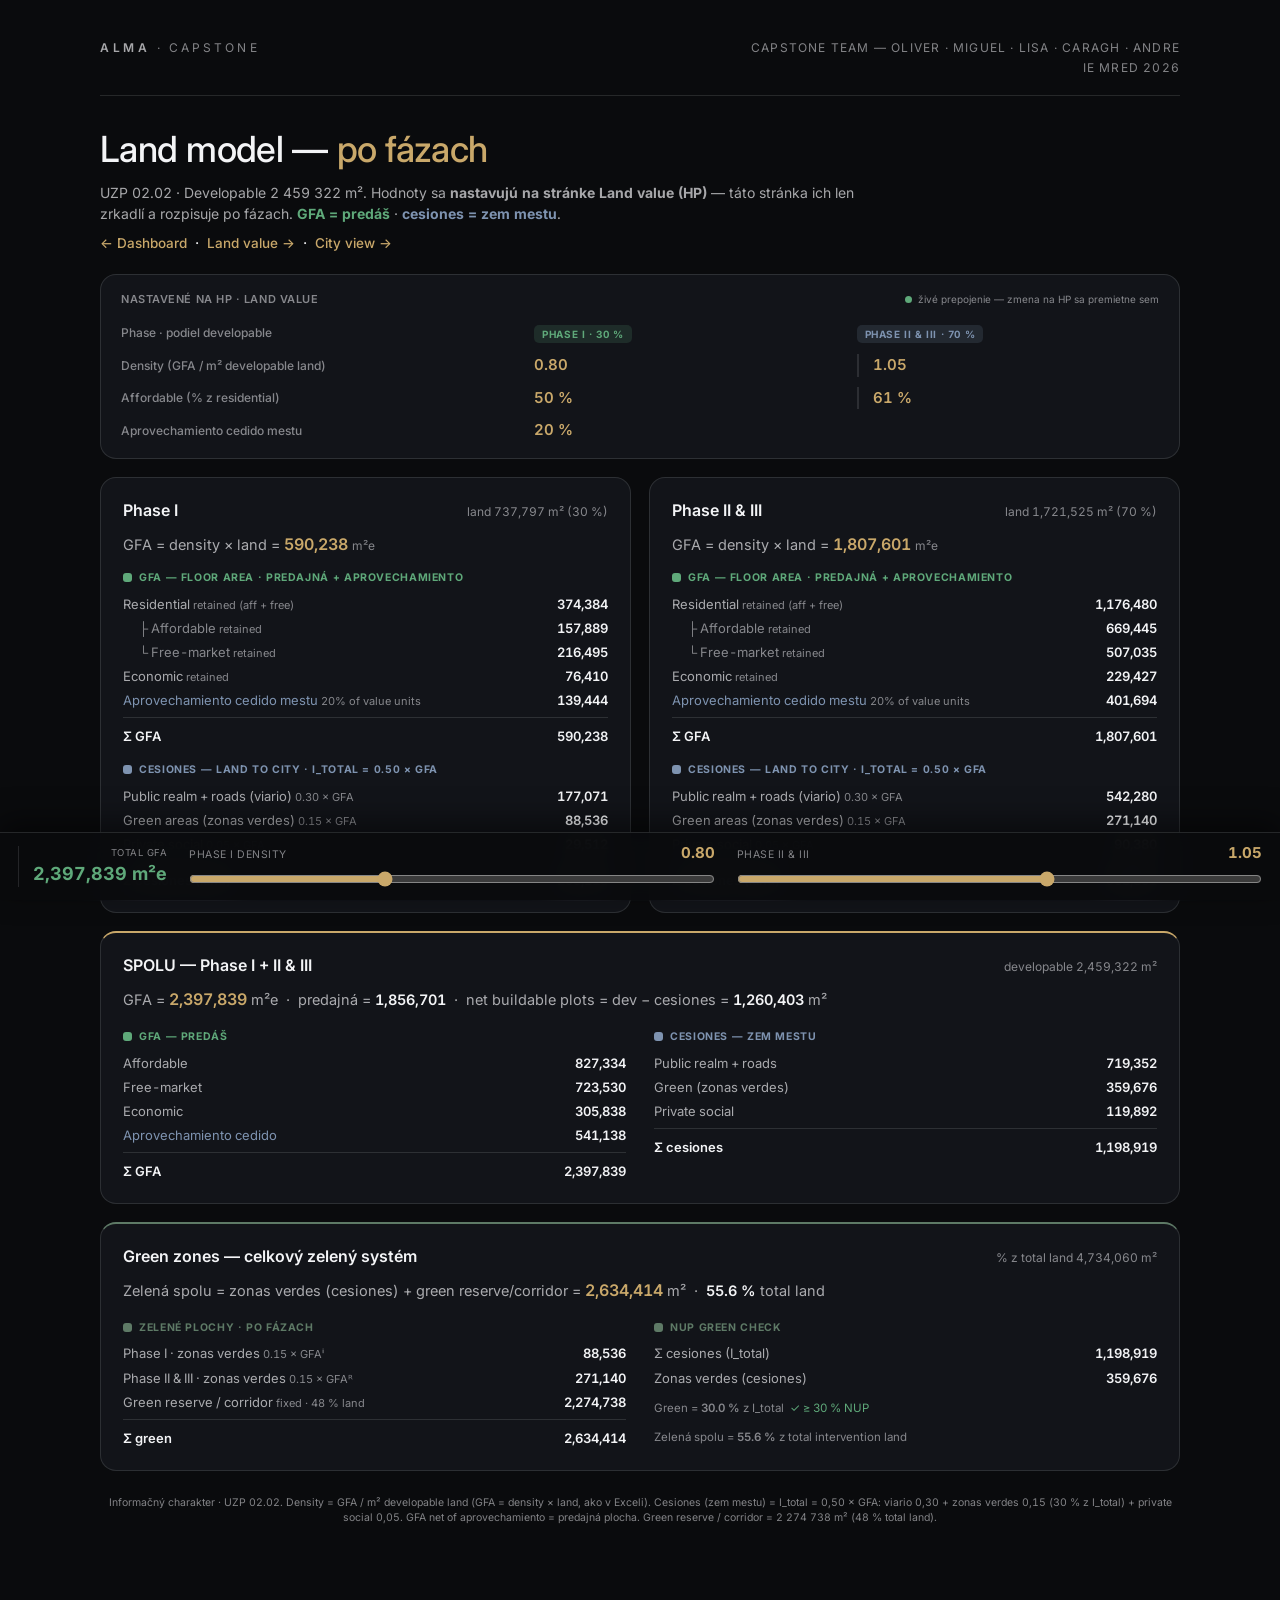
<file: ALMA-App-v2/land-distribution.html>
<!doctype html>
<html lang="sk">
<head>
<meta charset="utf-8">
<meta name="viewport" content="width=device-width, initial-scale=1">
<title>ALMA — Land model · po fázach</title>
<link rel="preconnect" href="https://fonts.googleapis.com">
<link rel="preconnect" href="https://fonts.gstatic.com" crossorigin>
<link href="https://fonts.googleapis.com/css2?family=Inter:wght@300;400;500;600;700&display=swap" rel="stylesheet">
<style>
  :root{
    --bg:#0a0b0d; --bg-2:#121419; --surface:#121419; --surface-2:#171a20;
    --accent:#c9a86a; --accent-l:#d8bd86; --ink:#f3f4f6; --ink-2:rgba(241,242,245,.68); --ink-3:rgba(241,242,245,.52);
    --line:rgba(238,240,243,.12); --sell:#5fa97a; --cede:#7e93b0; --green:#5e7a66; --r:16px;
  }
  *{box-sizing:border-box} html{overflow-x:hidden}
  body{margin:0;background:var(--bg);color:var(--ink);font-family:Inter,-apple-system,sans-serif;
       -webkit-font-smoothing:antialiased;line-height:1.5;font-size:15px;padding:38px 22px 60px;font-variant-numeric:tabular-nums}
  .wrap{max-width:1080px;margin:0 auto}
  h1{font-size:clamp(25px,3.4vw,36px);font-weight:500;letter-spacing:-.02em;margin:0 0 6px}
  h1 .g{color:var(--accent)}
  .sub{color:var(--ink-2);font-size:14px;margin:0 0 22px;max-width:780px}
  .alink{color:var(--accent);text-decoration:none;font-weight:500;font-size:13.5px;display:inline-flex;align-items:center;gap:5px;transition:gap .2s}
  .alink:hover{gap:9px}
  /* passive settings panel (mirrors HP) */
  .src{background:var(--surface);border:1px solid var(--line);border-radius:var(--r);padding:16px 20px;margin-bottom:18px}
  .src-h{display:flex;align-items:center;justify-content:space-between;gap:12px;margin-bottom:14px;flex-wrap:wrap}
  .src-h .lbl{font-size:11px;color:var(--ink-3);text-transform:uppercase;letter-spacing:.05em;font-weight:600}
  .src-grid{display:grid;grid-template-columns:1.3fr 1fr 1fr;gap:10px 20px;align-items:center}
  .src-grid .rh{font-size:12px;color:var(--ink-3);font-weight:500}
  .src-grid .ph{font-size:10px;font-weight:700;text-transform:uppercase;letter-spacing:.06em;padding:3px 8px;border-radius:5px;justify-self:start}
  .t-i{background:rgba(95,169,122,.16);color:var(--sell)} .t-r{background:rgba(126,147,176,.16);color:var(--cede)}
  .src-grid .pv{font-weight:600;font-size:15px;color:var(--accent)}
  .src-grid .pv.sec{border-left:2px solid var(--line);padding-left:14px}
  .src .live{font-size:10px;color:var(--ink-3);display:inline-flex;align-items:center;gap:6px}
  .live .pip{width:7px;height:7px;border-radius:50%;background:var(--sell);box-shadow:0 0 0 0 rgba(95,169,122,.5);animation:pulse 2.4s infinite}
  @keyframes pulse{0%{box-shadow:0 0 0 0 rgba(95,169,122,.45)}70%{box-shadow:0 0 0 7px rgba(95,169,122,0)}100%{box-shadow:0 0 0 0 rgba(95,169,122,0)}}
  /* phase cards */
  .phases{display:grid;grid-template-columns:1fr 1fr;gap:18px}
  .card{background:var(--surface);border:1px solid var(--line);border-radius:var(--r);padding:20px 22px}
  .card.tot{grid-column:1/-1;border-top:2px solid var(--accent)}
  .card.green{grid-column:1/-1;border-top:2px solid var(--green)}
  .ch{display:flex;align-items:baseline;gap:9px;margin:0 0 3px}
  .ch .t{font-weight:600;font-size:16px}
  .ch .l{color:var(--ink-3);font-size:12px;margin-left:auto}
  .eq{font-size:14.5px;margin:10px 0 4px;color:var(--ink-2)}
  .eq b{color:var(--ink);font-weight:600}
  .eq .big{color:var(--accent);font-weight:600;font-size:16px}
  .scat{margin-top:14px}
  .scat .sh{font-size:10.5px;font-weight:700;text-transform:uppercase;letter-spacing:.06em;margin:0 0 6px;display:flex;align-items:center;gap:7px}
  .scat.sell .sh{color:var(--sell)} .scat.cede .sh{color:var(--cede)} .scat.grn .sh{color:var(--green)}
  .dot{width:9px;height:9px;border-radius:3px}
  .tree{font-size:13px;line-height:1.85}
  .nd{display:grid;grid-template-columns:1fr auto;gap:12px}
  .nd .lb{color:var(--ink-2)} .nd .lb.i1{padding-left:16px;color:var(--ink-3)}
  .nd .vv{font-weight:600;color:var(--ink);white-space:nowrap}
  .nd .fm{color:var(--ink-3);font-size:11px}
  .scat .tt{display:grid;grid-template-columns:1fr auto;gap:12px;border-top:1px solid var(--line);margin-top:5px;padding-top:6px;font-weight:600}
  .scat .tt .vv{color:var(--ink)}
  .chk{font-size:11.5px;margin-top:8px;color:var(--ink-3)} .chk b{font-weight:600}
  .ok{color:var(--sell)} .no{color:#ff9a9a}
  .disc{font-size:10.5px;color:var(--ink-3);margin-top:24px;text-align:center}
  @media(max-width:820px){.src-grid{grid-template-columns:1fr}.phases{grid-template-columns:1fr}.card.green .gg{grid-template-columns:1fr}}

  .densbar{position:fixed;padding-bottom:max(9px,env(safe-area-inset-bottom));font-variant-numeric:tabular-nums;left:0;right:0;bottom:0;z-index:300;background:rgba(10,11,13,.94);-webkit-backdrop-filter:blur(14px);backdrop-filter:blur(14px);border-top:1px solid var(--line);padding:9px 18px;display:flex;gap:22px;align-items:center;box-shadow:0 -10px 30px rgba(0,0,0,.5)}
  .densbar .db-grp{display:flex;flex-direction:column;gap:3px;flex:1 1 0;min-width:0}
  .densbar .dl{display:flex;justify-content:space-between;align-items:baseline;font-size:10.5px;text-transform:uppercase;letter-spacing:.05em;color:var(--ink-3)}
  .densbar .dl b{font-size:15px;font-weight:700;color:var(--accent);letter-spacing:0}
  .densbar input[type=range]{width:100%;height:24px;accent-color:var(--accent);cursor:pointer;margin:0}
  .densbar .db-out{flex:none;text-align:right;padding-left:14px;border-left:1px solid var(--line)}
  .densbar .db-out .dl{display:block;font-size:9.5px;color:var(--ink-3)}
  .densbar .db-out b{font-size:18px;font-weight:700;color:var(--sell)}
  body{padding-bottom:104px}
  @media(max-width:680px){
    .densbar{flex-wrap:wrap;gap:6px 14px;padding:8px 12px 12px}
    .densbar .db-grp{flex:1 1 42%}
    .densbar input[type=range]{height:30px}
    .densbar .db-out{flex:1 1 100%;order:-1;text-align:center;border-left:none;border-bottom:1px solid var(--line);padding:2px 0 7px;margin-bottom:2px}
    .densbar .db-out .dl{display:inline;margin-right:8px}
    body{padding-bottom:158px}
  }
  @media(max-width:640px){
    html,body{overflow-x:hidden;max-width:100%}
    .brandbar{flex-direction:column;align-items:stretch;gap:7px}
    .brandbar>*{max-width:100%;min-width:0;overflow-wrap:anywhere}
    .brandbar .ctx,.brandbar .madrid-t{text-align:left}
    body :where(div,span,p,b,small,td,th,a,li){min-width:0}
    body :where(.top,.arow,.crow,.lr,.zr,.headline-val,.wf,.costhead,.persqm,.skyhead,.labs,.stat,.metrow,.herolegend,.madrid,.plstrip,.kpi,.pm,.kpis){flex-wrap:wrap}
    body :where(p,.note,.formula,.sub,.assump,.meta,.lede,.pd,td,.lh,.fm,.h-sub){overflow-wrap:anywhere}
    table{table-layout:fixed;width:100%}
  }
  /* ── touch-friendly sliders + no scroll-jitter on drag ── */
  input[type=range]{touch-action:none}
  @media(max-width:760px){
    input[type=range]{height:38px}
    input[type=range]::-webkit-slider-thumb{width:28px;height:28px;border-width:4px}
    input[type=range]::-moz-range-thumb{width:28px;height:28px;border-width:4px}
    .densbar input[type=range]{height:44px}
    .densbar input[type=range]::-webkit-slider-thumb{width:32px;height:32px}
    .densbar input[type=range]::-moz-range-thumb{width:32px;height:32px}
    .arow input,.minput{min-height:34px;font-size:15px}
  }
</style>
</head>
<body>
<script>/* always open at the Excel proposed scenario — ignore any saved state */try{localStorage.setItem("losCerros_shared",JSON.stringify({dI:"0.80",dR:"1.05",aI:"50",aR:"61",cess:"20",resiShare:"85",sellEff:"100",pFree:"4700",pAff:"2000"}));localStorage.removeItem("losCerros_dev");localStorage.removeItem("losCerros_city");}catch(e){}</script>
<div class="wrap">
  <div style="display:flex;justify-content:space-between;align-items:baseline;padding-bottom:16px;border-bottom:1px solid var(--line);margin-bottom:26px;font-size:12px;text-transform:uppercase;color:var(--ink-3)">
    <span style="letter-spacing:.26em"><b style="color:var(--ink-2);font-weight:600;letter-spacing:.3em">ALMA</b> · Capstone</span>
    <span style="text-align:right;line-height:1.7;letter-spacing:.1em">Capstone team — Oliver · Miguel · Lisa · Caragh · Andre<br>IE MRED 2026</span>
  </div>
  <h1>Land model — <span class="g">po fázach</span></h1>
  <p class="sub">UZP 02.02 · Developable 2 459 322 m². Hodnoty sa <b>nastavujú na stránke Land value (HP)</b> — táto stránka ich len zrkadlí a rozpisuje po fázach. <b style="color:var(--sell)">GFA = predáš</b> · <b style="color:var(--cede)">cesiones = zem mestu</b>.</p>
  <p style="margin:-14px 0 20px"><a class="alink" href="index.html">&larr; Dashboard</a> &nbsp;·&nbsp; <a class="alink" href="land-value.html">Land value &rarr;</a> &nbsp;·&nbsp; <a class="alink" href="city.html">City view &rarr;</a></p>

  <!-- PASSIVE SETTINGS (mirror of HP via localStorage) -->
  <div class="src">
    <div class="src-h">
      <span class="lbl">Nastavené na HP · Land value</span>
      <span class="live"><span class="pip"></span>živé prepojenie — zmena na HP sa premietne sem</span>
    </div>
    <div class="src-grid">
      <div class="rh">Phase · podiel developable</div>
      <div><span class="ph t-i">Phase I · 30 %</span></div>
      <div><span class="ph t-r">Phase II &amp; III · 70 %</span></div>
      <div class="rh">Density (GFA / m² developable land)</div>
      <div class="pv" id="vDI">0.80</div>
      <div class="pv sec" id="vDR">1.05</div>
      <div class="rh">Affordable (% z residential)</div>
      <div class="pv" id="vAI">50 %</div>
      <div class="pv sec" id="vAR">61 %</div>
      <div class="rh">Aprovechamiento cedido mestu</div>
      <div class="pv" id="vCess" style="grid-column:2/-1">20 %</div>
    </div>
  </div>

  <!-- PHASE CARDS -->
  <div class="phases">
    <div class="card" id="cardI"></div>
    <div class="card" id="cardR"></div>
    <div class="card tot" id="cardT"></div>
    <div class="card green" id="cardG"></div>
  </div>

  <p class="disc">Informačný charakter · UZP 02.02. Density = GFA / m² developable land (GFA = density × land, ako v Exceli). Cesiones (zem mestu) = I_total = 0,50 × GFA: viario 0,30 + zonas verdes 0,15 (30 % z I_total) + private social 0,05. GFA net of aprovechamiento = predajná plocha. Green reserve / corridor = 2 274 738 m² (48 % total land).</p>
</div>

<script>
  const DEV=2459322, LAND=4734060, TOT=LAND/DEV;       // 1.9249 — total-density → developable
  const LAND_P1=737797, LAND_R=1721525;                // fixed HP split 30 / 70
  const LAND_RES=LAND-DEV;                             // 2,274,738 green reserve / corridor (48%)
  let RESID=0.85;
  const $=id=>document.getElementById(id);
  const f0=x=>Math.round(x).toLocaleString('en-US');
  // ---- read HP settings from localStorage (keys written by the Land value app) ----
  const DEF={dI:0.80,dR:1.05,aI:50,aR:61,cess:20,resiShare:85};   // proposed model default (mirrors Land value HP)
  function readLS(k){try{return JSON.parse(localStorage.getItem(k))||{}}catch(e){return {}}}
  function settings(){
    const sh=readLS('losCerros_shared'), pg=readLS('losCerros_dev');
    const g=(k)=>{const v=sh[k]!==undefined?sh[k]:(pg[k]!==undefined?pg[k]:DEF[k]); return +v;};
    return {dI:g('dI'),dR:g('dR'),aI:g('aI')/100,aR:g('aR')/100,cess:g('cess')/100,resiShare:g('resiShare')/100};
  }
  // ---- one phase · value-unit aprovechamiento cession (replicates Excel City-30Y / Model) ----
  function phase(land, dTotal, affShare, cess, resiShare){
    const RESI=Math.min(1,Math.max(0,resiShare)), ECON=1-RESI;
    const coefFree=1, coefAff=0.5, cessPct=cess, handAff=0.5;   // value weights & handover mix (policy)
    const gfa=land*dTotal;                               // GFA = density × developable land
    const resiRaw=gfa*RESI, econRaw=gfa*ECON;
    const affQ=resiRaw*affShare, freeQ=resiRaw*(1-affShare);
    const vu=affQ*coefAff+freeQ*coefFree+econRaw*coefFree;      // aprovechamiento (value units)
    const ent=vu*cessPct;                                       // city entitlement (20% of value)
    const cessAff=ent*handAff/coefFree*(coefFree/coefAff);      // ceded affordable plots (coef 0.5)
    const cessFE=ent*(1-handAff)/coefFree;                      // ceded free/econ plots (coef 1.0)
    const pool=freeQ+econRaw;
    const retAff=affQ-cessAff;
    const retFree=freeQ-(pool>0?cessFE*(freeQ/pool):0);
    const retEcon=econRaw-(pool>0?cessFE*(econRaw/pool):0);
    const ceded=cessAff+cessFE;                                 // total ceded m²e (value-unit basis ≈ 22.6% of GFA)
    const resi=retAff+retFree, aff=retAff, free=retFree, eco=retEcon;
    const realm=0.30*gfa, green=0.15*gfa, soc=0.05*gfa, ces=realm+green+soc;  // physical cesiones I_total = 0.50×GFA
    return {land,gfa,gfaR:resi+eco,resi,aff,free,eco,ceded,realm,green,soc,ces};
  }
  function ndRow(lab,formula,val,indent){
    return `<div class="nd"><span class="lb ${indent?'i1':''}">${lab} ${formula?`<span class="fm">${formula}</span>`:''}</span><span class="vv">${f0(val)}</span></div>`;
  }
  function cardHTML(p, tag, tagClass, landNote){
    return `<div class="ch"><span class="t">${tag}</span><span class="l">${landNote}</span></div>
      <div class="eq">GFA = density × land = <span class="big">${f0(p.gfa)}</span> <span style="color:var(--ink-3);font-size:12px">m²e</span></div>
      <div class="scat sell"><div class="sh"><span class="dot" style="background:var(--sell)"></span>GFA — floor area · predajná + aprovechamiento</div><div class="tree">
        ${ndRow('Residential','retained (aff + free)',p.resi)}
        ${ndRow('├ Affordable','retained',p.aff,true)}
        ${ndRow('└ Free-market','retained',p.free,true)}
        ${ndRow('Economic','retained',p.eco)}
        ${ndRow('<span style="color:var(--cede)">Aprovechamiento cedido mestu</span>','20% of value units',p.ceded)}
        <div class="tt"><span>Σ GFA</span><span class="vv">${f0(p.gfa)}</span></div>
      </div></div>
      <div class="scat cede"><div class="sh"><span class="dot" style="background:var(--cede)"></span>CESIONES — land to city · I_total = 0.50 × GFA</div><div class="tree">
        ${ndRow('Public realm + roads (viario)','0.30 × GFA',p.realm)}
        ${ndRow('Green areas (zonas verdes)','0.15 × GFA',p.green)}
        ${ndRow('Private social','0.05 × GFA',p.soc)}
        <div class="tt"><span>Σ cesiones (land)</span><span class="vv">${f0(p.ces)}</span></div>
      </div></div>`;
  }
  function render(){
    const s=settings(); RESID=s.resiShare;
    // mirror settings panel
    $('vDI').textContent=s.dI.toFixed(2); $('vDR').textContent=s.dR.toFixed(2);
    $('vAI').textContent=Math.round(s.aI*100)+' %'; $('vAR').textContent=Math.round(s.aR*100)+' %';
    $('vCess').textContent=Math.round(s.cess*100)+' %';
    const PI=phase(LAND_P1,s.dI,s.aI,s.cess,s.resiShare), PR=phase(LAND_R,s.dR,s.aR,s.cess,s.resiShare);
    $('cardI').innerHTML=cardHTML(PI,'Phase I','t-i',`land ${f0(LAND_P1)} m² (30 %)`);
    $('cardR').innerHTML=cardHTML(PR,'Phase II & III','t-r',`land ${f0(LAND_R)} m² (70 %)`);
    // total
    const T={gfa:PI.gfa+PR.gfa, gfaR:PI.gfaR+PR.gfaR, aff:PI.aff+PR.aff, free:PI.free+PR.free, eco:PI.eco+PR.eco,
             realm:PI.realm+PR.realm, green:PI.green+PR.green, soc:PI.soc+PR.soc, ces:PI.ces+PR.ces, ceded:PI.ceded+PR.ceded};
    const plots=DEV-T.ces;
    $('cardT').innerHTML=`<div class="ch"><span class="t">SPOLU — Phase I + II &amp; III</span><span class="l">developable ${f0(DEV)} m²</span></div>
      <div class="eq">GFA = <span class="big">${f0(T.gfa)}</span> m²e &nbsp;·&nbsp; predajná = <b>${f0(T.gfaR)}</b> &nbsp;·&nbsp; net buildable plots = dev − cesiones = <b>${f0(plots)}</b> m²</div>
      <div style="display:grid;grid-template-columns:1fr 1fr;gap:0 28px">
        <div class="scat sell"><div class="sh"><span class="dot" style="background:var(--sell)"></span>GFA — predáš</div><div class="tree">
          ${ndRow('Affordable',null,T.aff)}${ndRow('Free-market',null,T.free)}${ndRow('Economic',null,T.eco)}
          ${ndRow('<span style="color:var(--cede)">Aprovechamiento cedido</span>',null,T.ceded)}
          <div class="tt"><span>Σ GFA</span><span class="vv">${f0(T.gfa)}</span></div>
        </div></div>
        <div class="scat cede"><div class="sh"><span class="dot" style="background:var(--cede)"></span>CESIONES — zem mestu</div><div class="tree">
          ${ndRow('Public realm + roads',null,T.realm)}${ndRow('Green (zonas verdes)',null,T.green)}${ndRow('Private social',null,T.soc)}
          <div class="tt"><span>Σ cesiones</span><span class="vv">${f0(T.ces)}</span></div>
        </div></div>
      </div>`;
    // GREEN ZONES — dedicated breakdown (the addition on top of HP)
    const greenPub=T.green;                              // zonas verdes within cesiones (both phases)
    const greenTot=greenPub+LAND_RES;                    // + fixed reserve / corridor
    const pctTot=greenTot/LAND*100;                      // % of total intervention land
    const greenOfPublic=T.green/T.ces*100;               // NUP: green ≥30% of I_total (total cesiones block)
    const ok30=greenOfPublic>=29.5;
    $('cardG').innerHTML=`<div class="ch"><span class="t">Green zones — celkový zelený systém</span><span class="l">% z total land ${f0(LAND)} m²</span></div>
      <div class="eq">Zelená spolu = zonas verdes (cesiones) + green reserve/corridor = <span class="big">${f0(greenTot)}</span> m² &nbsp;·&nbsp; <b>${pctTot.toFixed(1)} %</b> total land</div>
      <div class="gg" style="display:grid;grid-template-columns:1fr 1fr;gap:0 28px">
        <div class="scat grn"><div class="sh"><span class="dot" style="background:var(--green)"></span>Zelené plochy · po fázach</div><div class="tree">
          ${ndRow('Phase I · zonas verdes','0.15 × GFAⁱ',PI.green)}
          ${ndRow('Phase II & III · zonas verdes','0.15 × GFAᴿ',PR.green)}
          ${ndRow('Green reserve / corridor','fixed · 48 % land',LAND_RES)}
          <div class="tt"><span>Σ green</span><span class="vv">${f0(greenTot)}</span></div>
        </div></div>
        <div class="scat grn"><div class="sh"><span class="dot" style="background:var(--green)"></span>NUP green check</div><div class="tree">
          ${ndRow('Σ cesiones (I_total)',null,T.ces)}
          ${ndRow('Zonas verdes (cesiones)',null,greenPub)}
          <div class="chk">Green = <b>${greenOfPublic.toFixed(1)} %</b> z I_total &nbsp;<span class="${ok30?'ok':'no'}">${ok30?'✓ ≥ 30 % NUP':'✗ &lt; 30 % NUP'}</span></div>
          <div class="chk">Zelená spolu = <b>${pctTot.toFixed(1)} %</b> z total intervention land</div>
        </div></div>
      </div>`;
  }
  // live-sync: re-render whenever HP writes new settings to localStorage
  window.addEventListener('storage',e=>{ if(e.key==='losCerros_shared'||e.key==='losCerros_dev') render(); });
  render();
</script>

<div class="densbar" aria-label="Density controls">
  <div class="db-out"><span class="dl">Total GFA</span><b id="bOut">2,397,839 m²e</b></div>
  <div class="db-grp">
    <div class="dl"><span>Phase I density</span><b id="bVDI">0.80</b></div>
    <input type="range" id="bDI" min="0.39" max="1.50" step="0.01" value="0.80" aria-label="Phase I density">
  </div>
  <div class="db-grp">
    <div class="dl"><span>Phase II &amp; III</span><b id="bVDR">1.05</b></div>
    <input type="range" id="bDR" min="0.39" max="1.50" step="0.01" value="1.05" aria-label="Phase II and III density">
  </div>
</div>
<script>
(function(){
  var g=function(id){return document.getElementById(id);};
  var bDI=g('bDI'), bDR=g('bDR');
  function setShared(k,v){var sh={};try{sh=JSON.parse(localStorage.getItem('losCerros_shared')||'{}');}catch(e){}sh[k]=v;try{localStorage.setItem('losCerros_shared',JSON.stringify(sh));}catch(e){}}
  function upd(){var di=+bDI.value,dr=+bDR.value;g('bVDI').textContent=di.toFixed(2);g('bVDR').textContent=dr.toFixed(2);var gfa=737797*di+1721525*dr;g('bOut').textContent=Math.round(gfa).toLocaleString('en-US')+' m²e';}
  bDI.addEventListener('input',function(){setShared('dI',bDI.value);upd();if(typeof render==='function')render();});
  bDR.addEventListener('input',function(){setShared('dR',bDR.value);upd();if(typeof render==='function')render();});
  try{var sh=JSON.parse(localStorage.getItem('losCerros_shared')||'{}');if(sh.dI!==undefined)bDI.value=sh.dI;if(sh.dR!==undefined)bDR.value=sh.dR;}catch(e){}
  upd();
})();
</script>
</body>
</html>
</file>
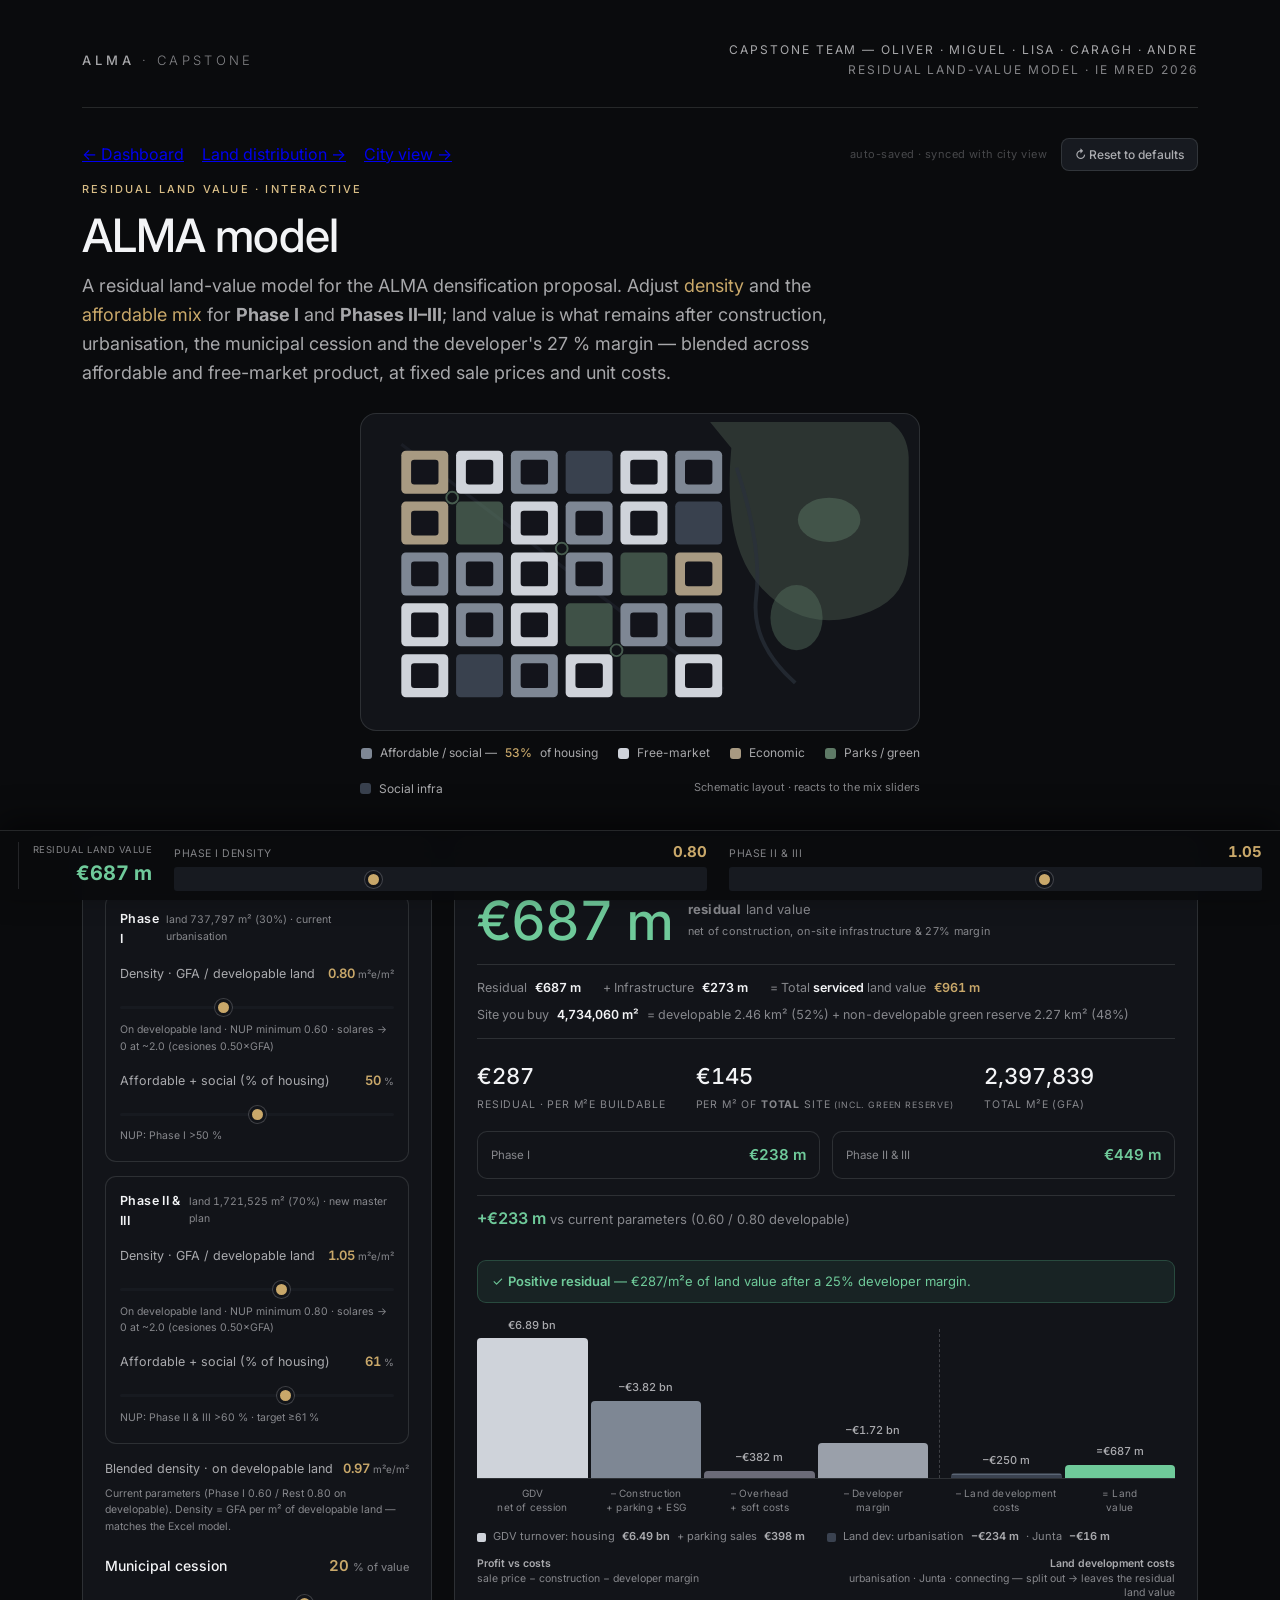
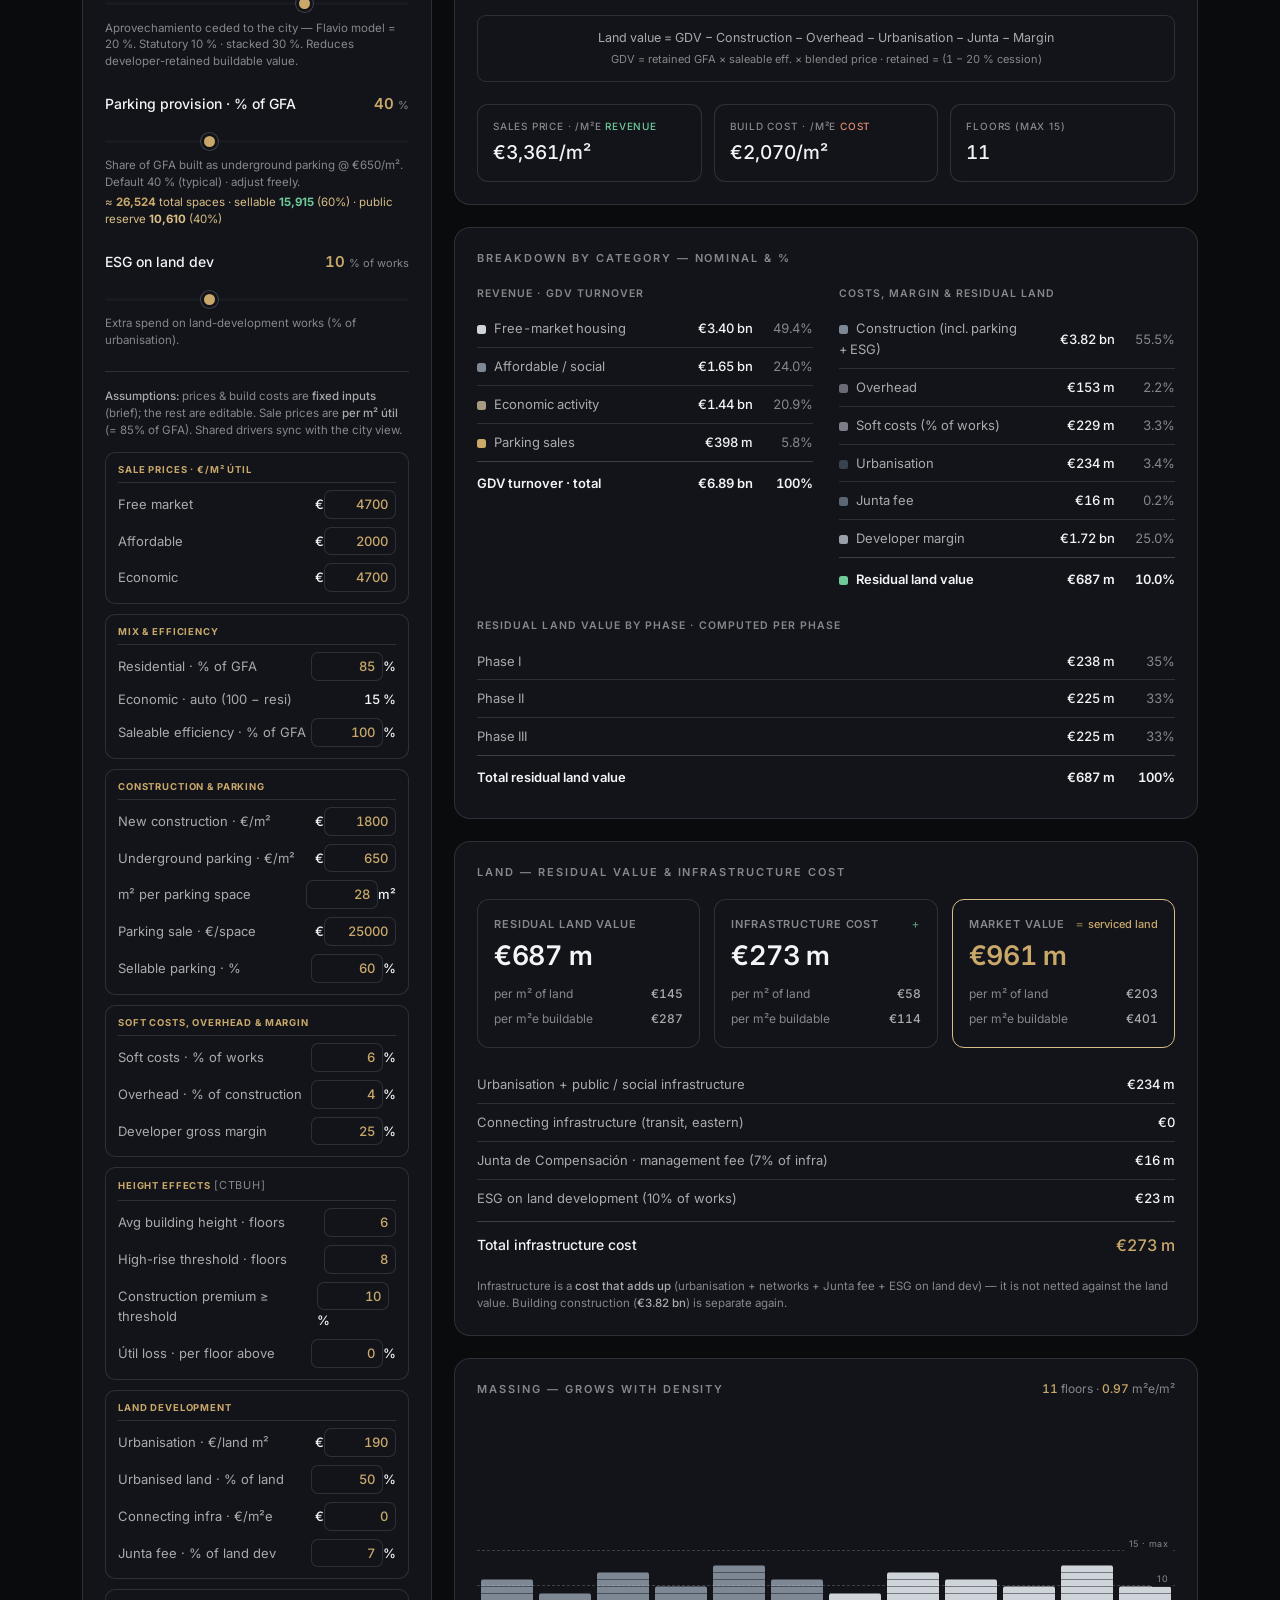
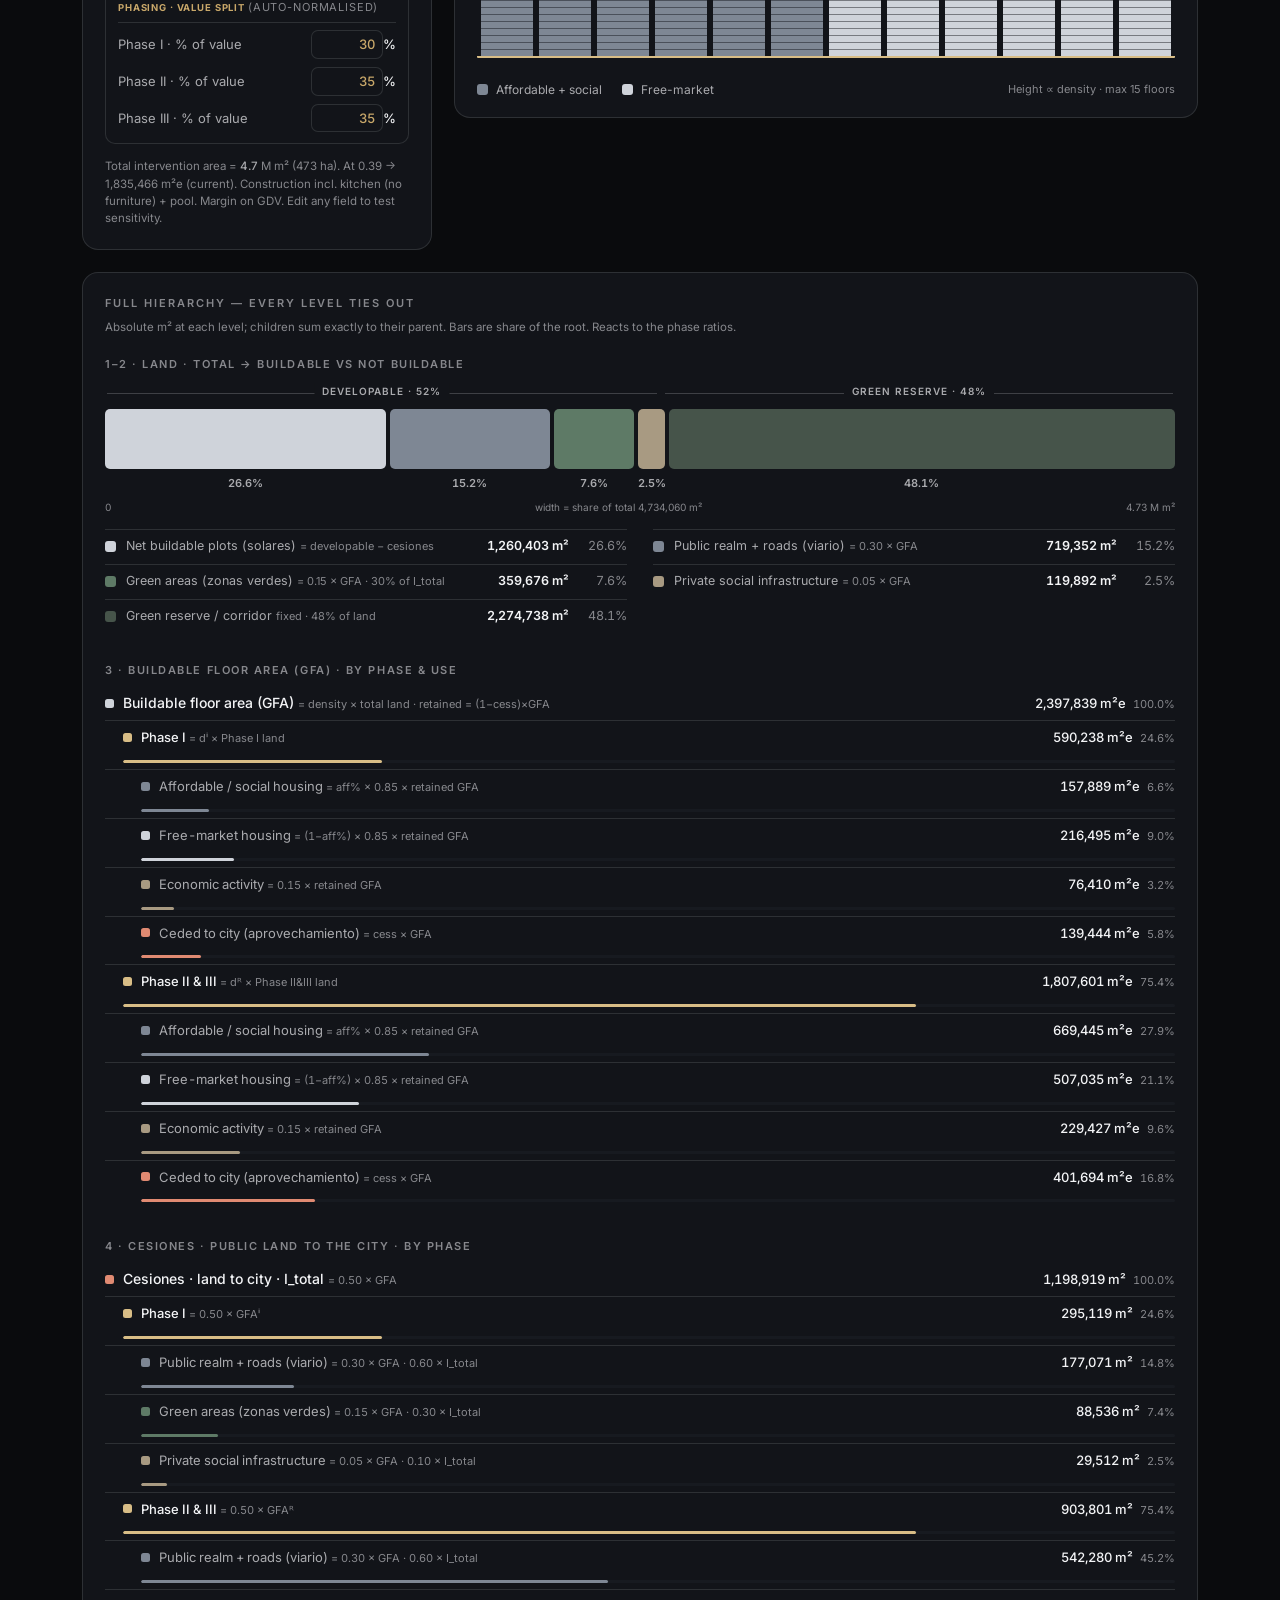
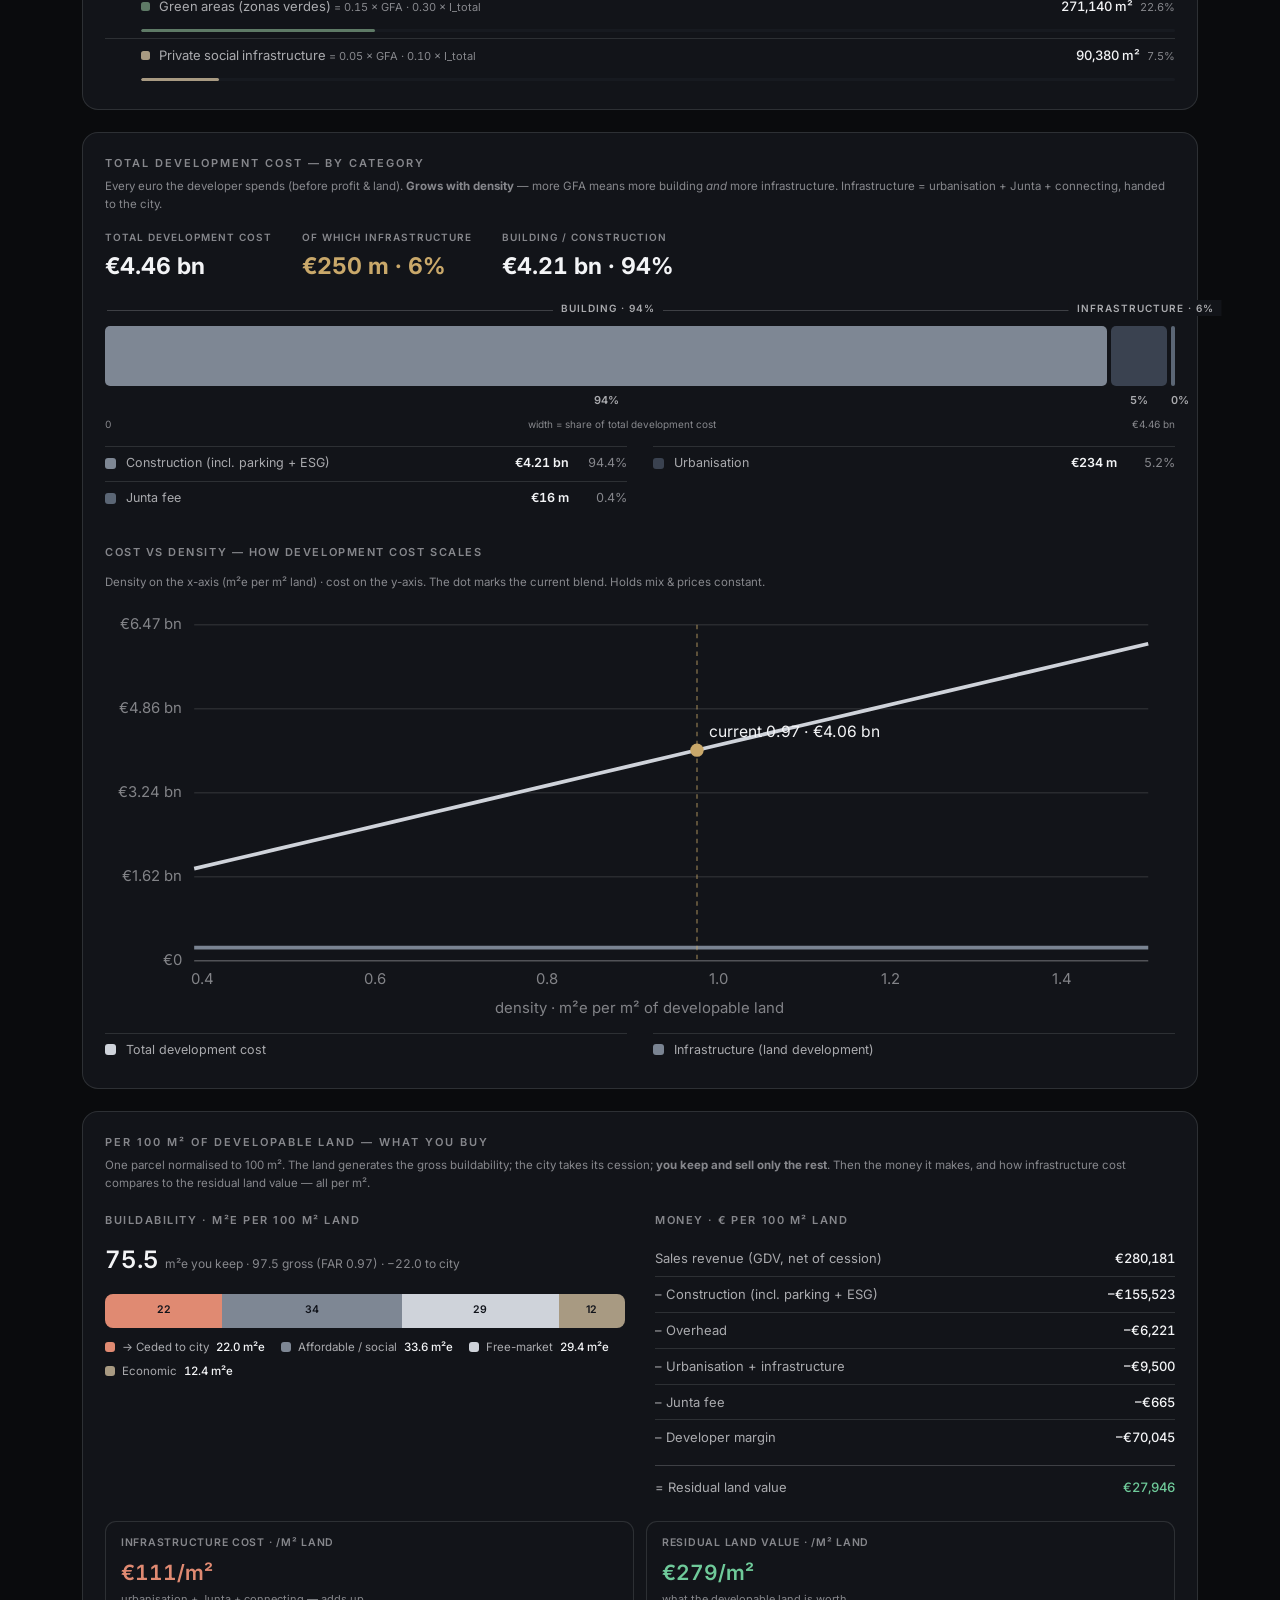
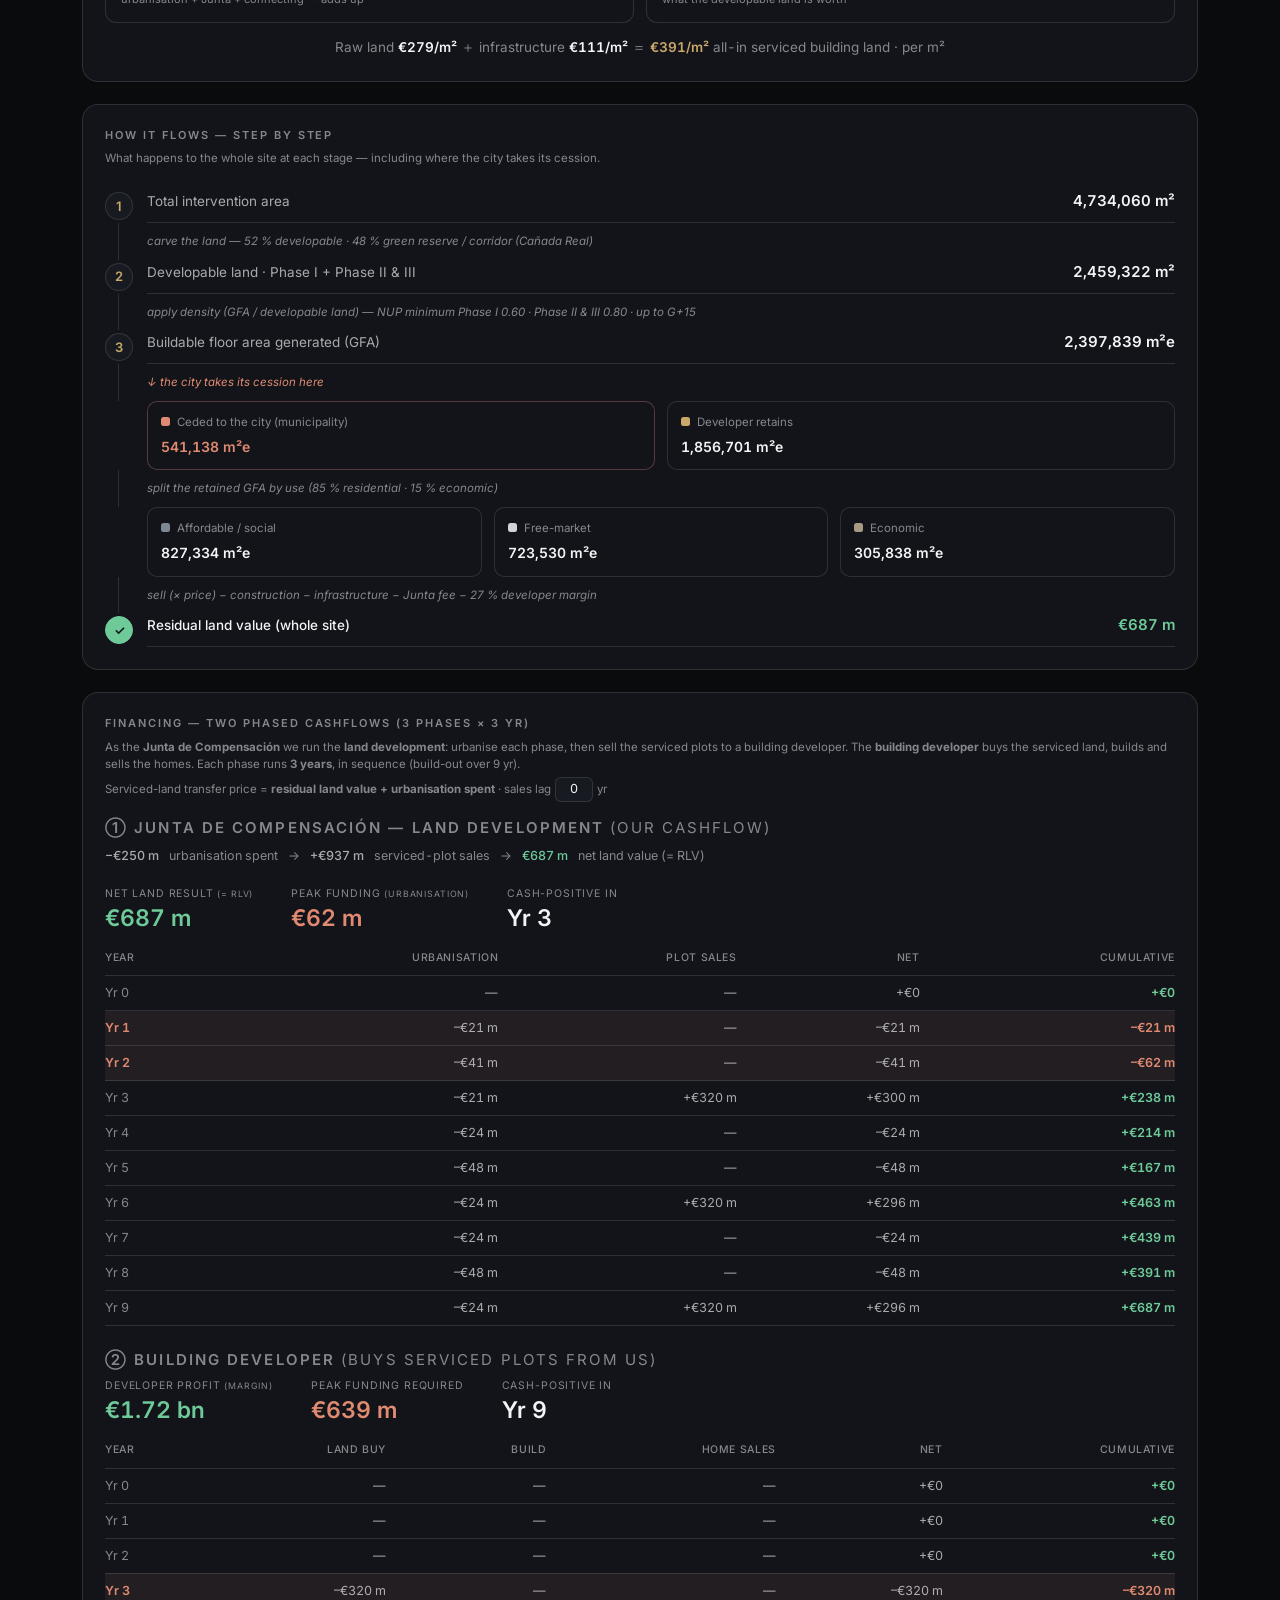
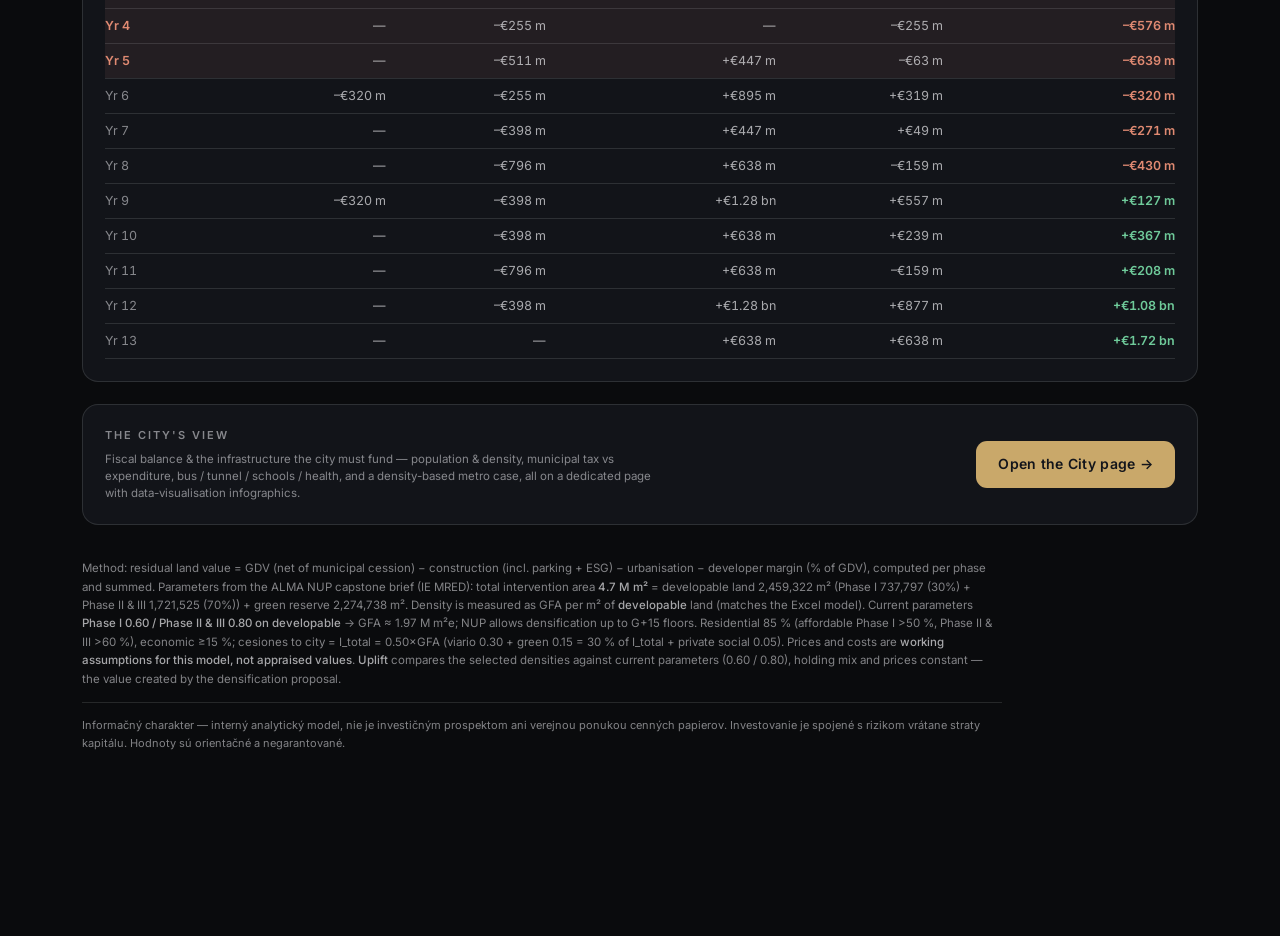
<file: ALMA-App-v2/land-value.html>
<!doctype html>
<html lang="en">
<head>
<meta charset="utf-8">
<meta name="viewport" content="width=device-width, initial-scale=1">
<title>ALMA · Residual Land Value · Capstone</title>
<link rel="preconnect" href="https://fonts.googleapis.com">
<link rel="preconnect" href="https://fonts.gstatic.com" crossorigin>
<link href="https://fonts.googleapis.com/css2?family=Inter:wght@300;400;500;600;700&display=swap" rel="stylesheet">
<style>
:root{
  --bg:#0a0b0d; --bg-2:#121419; --surface:#121419; --surface-2:#171a20;
  --accent:#c9a86a; --accent-d:#d8bd86; --blue-l:#9aa0aa;
  --ink:#f3f4f6; --ink-2:rgba(241,242,245,.68); --ink-3:rgba(241,242,245,.52);
  --line:rgba(238,240,243,.12); --line-2:rgba(238,240,243,.2);
  --up:#6fca9a; --down:#e08a72;
  --free:#cfd3da; --aff:#7e8794;
  --r:16px; --ease:cubic-bezier(.22,.61,.36,1);
}
*{box-sizing:border-box}
html{overflow-x:hidden}
body{margin:0; font-family:'Inter',-apple-system,BlinkMacSystemFont,'Segoe UI',sans-serif;
  background:var(--bg); color:var(--ink); -webkit-font-smoothing:antialiased; line-height:1.6; font-size:16px;}
.num,[data-num]{font-variant-numeric:tabular-nums}
.wrap{max-width:1180px; margin:0 auto; padding:40px 32px 80px}
@media(max-width:1150px){.wrap{padding:32px 22px 64px}}

.brandbar{display:flex; align-items:center; justify-content:space-between; padding-bottom:26px; border-bottom:1px solid var(--line); margin-bottom:30px}
.brandbar .mark{font-weight:300; letter-spacing:.26em; font-size:13px; text-transform:uppercase; color:var(--ink-3)}
.brandbar .mark b{color:var(--ink-2); font-weight:500; letter-spacing:.3em}
.brandbar .ctx{font-size:12px; color:var(--ink-3); letter-spacing:.16em; text-transform:uppercase; text-align:right; line-height:1.7}

.eyebrow{font-size:11px; letter-spacing:.2em; text-transform:uppercase; color:var(--accent-d); font-weight:500}
h1{font-size:clamp(30px,4.4vw,46px); font-weight:500; letter-spacing:-.02em; line-height:1.08; margin:12px 0 12px}
.lede{color:var(--ink-2); font-size:clamp(15px,1.6vw,18px); max-width:780px; margin:0; font-weight:400}

.hero{margin:26px auto 0; position:relative; max-width:560px}
.layoutbox{background:var(--bg-2); border:1px solid var(--line); border-radius:var(--r); padding:8px}
.layoutbox svg{width:100%; display:block; height:auto; max-height:300px}
.herolegend{display:flex; gap:16px 20px; flex-wrap:wrap; align-items:center; margin-top:12px; justify-content:center}
.herolegend span{display:flex; align-items:center; gap:8px; font-size:12px; color:var(--ink-2)}
.herolegend i{width:11px; height:11px; border-radius:3px; display:inline-block}
.herolegend b{color:var(--accent); font-weight:500}
.herolegend .cap{margin-left:auto; color:var(--ink-3); font-size:11px}
.grid{display:grid; grid-template-columns:350px 1fr; gap:22px; margin-top:38px; align-items:start}
@media(max-width:920px){.grid{grid-template-columns:1fr}}

.card{background:var(--surface); border:1px solid var(--line); border-radius:var(--r)}
.pad{padding:22px}
.card h2{font-size:11px; letter-spacing:.18em; text-transform:uppercase; color:var(--ink-3); margin:0 0 18px; font-weight:600}

/* ---- controls ---- */
.ctrl{margin-bottom:22px}
.ctrl:last-child{margin-bottom:0}
.ctrl .top{display:flex; justify-content:space-between; align-items:baseline; margin-bottom:9px}
.ctrl .name{font-weight:500; font-size:14px; color:var(--ink)}
.ctrl .val{font-weight:600; font-size:15px; font-variant-numeric:tabular-nums; color:var(--accent)}
.ctrl .val small{font-weight:400; color:var(--ink-3); font-size:11px}
.ctrl .sub{font-size:11.5px; color:var(--ink-3); margin-top:7px; line-height:1.45}
input[type=range]{-webkit-appearance:none; width:100%; height:3px; border-radius:3px; background:var(--surface-2); outline:none; margin:0}
input[type=range]::-webkit-slider-thumb{-webkit-appearance:none; width:17px; height:17px; border-radius:50%; background:var(--accent); cursor:pointer; border:3px solid var(--surface); box-shadow:0 0 0 1px var(--line-2)}
input[type=range]::-moz-range-thumb{width:17px; height:17px; border-radius:50%; background:var(--accent); cursor:pointer; border:3px solid var(--surface)}

.assump{border-top:1px solid var(--line); margin-top:22px; padding-top:16px}
.agrp{border:1px solid var(--line); border-radius:10px; padding:9px 12px 7px; background:var(--bg-2); margin-bottom:10px}
.agrp:last-of-type{margin-bottom:0}
.agrph{font-size:9.5px; letter-spacing:.09em; text-transform:uppercase; color:var(--accent); font-weight:700; padding-bottom:5px; margin-bottom:3px; border-bottom:1px solid var(--line)}
.arow{display:flex; justify-content:space-between; align-items:center; font-size:13px; padding:4px 0; color:var(--ink-2)}
.arow b{color:var(--ink); font-weight:500; font-variant-numeric:tabular-nums}
.arow input{width:72px; text-align:right; border:1px solid var(--line); border-radius:7px; padding:3px 7px; font:inherit; font-size:13px; font-weight:500; color:var(--accent); background:var(--bg-2); font-variant-numeric:tabular-nums}
.arow input:focus{outline:none; border-color:var(--accent-d)}
.note{font-size:11.5px; color:var(--ink-3); margin-top:14px; line-height:1.5}
.note b{color:var(--ink-2); font-weight:500}

/* ---- result ---- */
.headline-val{display:flex; align-items:flex-end; gap:16px; flex-wrap:wrap}
.bignum{font-size:clamp(38px,6vw,54px); font-weight:500; letter-spacing:-.02em; font-variant-numeric:tabular-nums; line-height:1}
.bignum.neg{color:var(--down)}
.bignum.pos{color:var(--up)}
.unit{font-size:13px; color:var(--ink-3); font-weight:400; padding-bottom:8px; letter-spacing:.02em}
.landsplit{display:flex; flex-wrap:wrap; gap:7px 22px; margin:16px 0 2px; padding:13px 0; border-top:1px solid var(--line); border-bottom:1px solid var(--line); font-size:12.5px; font-variant-numeric:tabular-nums}
.landsplit .ls{display:flex; gap:8px; align-items:baseline}
.landsplit .ls .l{color:var(--ink-3)}
.landsplit .ls b{font-weight:600; color:var(--ink)}
.persqm{display:flex; gap:30px; margin-top:20px; flex-wrap:wrap}
.persqm .it .n{font-size:22px; font-weight:500; font-variant-numeric:tabular-nums; color:var(--ink)}
.persqm .it .l{font-size:10.5px; color:var(--ink-3); text-transform:uppercase; letter-spacing:.08em; margin-top:2px}
/* phase control blocks */
.phase{border:1px solid var(--line); border-radius:11px; padding:14px 14px 16px; margin-bottom:14px; background:var(--bg-2)}
.phase-h{display:flex; justify-content:space-between; align-items:baseline; margin-bottom:14px}
.phase-h .pt{font-size:12.5px; font-weight:600; letter-spacing:.03em; color:var(--ink)}
.phase-h .pl{font-size:10.5px; color:var(--ink-3); font-variant-numeric:tabular-nums}
.mini{margin-bottom:14px}
.mini:last-child{margin-bottom:0}
.mini .top{display:flex; justify-content:space-between; align-items:baseline; margin-bottom:7px}
.mini .name{font-size:12.5px; color:var(--ink-2)}
.mini .val{font-size:13px; font-weight:600; color:var(--accent); font-variant-numeric:tabular-nums}
.mini .val small{font-weight:400; color:var(--ink-3); font-size:10px}
.mini .sub{font-size:10.5px; color:var(--ink-3); margin-top:5px}

/* hierarchy tree */
.tree{font-variant-numeric:tabular-nums; margin-top:4px}
.tnode{display:grid; grid-template-columns:1fr auto; align-items:center; gap:10px; padding:6px 0; border-top:1px solid var(--line)}
.tnode.root{border-top:none; padding-top:0}
.tleft{display:flex; align-items:center; gap:9px; min-width:0}
.tdot{width:9px; height:9px; border-radius:2.5px; flex:none}
.tname{font-size:13px; color:var(--ink-2); white-space:nowrap; overflow:hidden; text-overflow:ellipsis}
.tnode.root .tname,.tnode.h1 .tname{color:var(--ink); font-weight:500}
.tnode.root .tname{font-size:14px}
.tval{font-size:13px; color:var(--ink); font-weight:500; text-align:right; white-space:nowrap}
.tval small{color:var(--ink-3); font-weight:400; margin-left:7px; font-size:11px}
.tbar{grid-column:1/3; height:3px; border-radius:3px; background:var(--surface-2); margin-top:2px; overflow:hidden}
.tbar i{display:block; height:100%; border-radius:3px}
/* proportional infographic (land + cost master-bars) */
.linfo{margin-top:6px}
.lgrp{display:flex; gap:4px; margin-bottom:7px}
.lgrp .g{position:relative; height:16px}
.lgrp .g::before{content:''; position:absolute; left:2px; right:2px; top:7px; border-top:1px solid var(--line-2)}
.lgrp .g span{position:absolute; left:50%; top:-3px; transform:translateX(-50%); background:var(--surface); padding:0 8px; font-size:10px; letter-spacing:.1em; text-transform:uppercase; color:var(--ink-2); font-weight:600; white-space:nowrap}
.lbar{display:flex; gap:4px; height:60px}
.lbar .s{position:relative; border-radius:5px; min-width:3px; display:flex; align-items:flex-end; overflow:hidden}
.lbar .s b{font-size:13.5px; font-weight:700; font-variant-numeric:tabular-nums; padding:7px 9px; line-height:1}
.lbar .s.dark b{color:#13151b}
.lbar .s.lite b{color:var(--ink)}
.llab{display:flex; gap:4px; margin-top:6px}
.llab > div{flex-basis:0; text-align:center; font-size:11px; font-weight:600; font-variant-numeric:tabular-nums; color:var(--ink-2); min-width:0; white-space:nowrap}
.lscale{display:flex; justify-content:space-between; margin-top:7px; font-size:10px; color:var(--ink-3); font-variant-numeric:tabular-nums}
.lbk{display:grid; grid-template-columns:1fr 1fr; gap:2px 26px; margin-top:14px}
@media(max-width:620px){.lbk{grid-template-columns:1fr}}
.lbk .r{display:flex; align-items:center; gap:10px; font-size:12.5px; padding:6px 0; border-top:1px solid var(--line)}
.lbk .r .sw{width:11px; height:11px; border-radius:3px; flex:none}
.lbk .r .nm{color:var(--ink-2); flex:1; min-width:0}
.lbk .r .v{font-variant-numeric:tabular-nums; color:var(--ink); font-weight:600}
.lbk .r .p{font-variant-numeric:tabular-nums; color:var(--ink-3); width:48px; text-align:right}
.costhead{display:flex; flex-wrap:wrap; gap:30px; margin-bottom:18px}
.costhead .ch .l{font-size:10px; letter-spacing:.1em; text-transform:uppercase; color:var(--ink-3); font-weight:600}
.costhead .ch .n{font-size:23px; font-weight:700; font-variant-numeric:tabular-nums; margin-top:3px; color:var(--ink)}
.costhead .ch .n.infra{color:var(--accent)}
.treegrid{display:grid; grid-template-columns:1fr 1fr; gap:30px}
@media(max-width:760px){.treegrid{grid-template-columns:1fr; gap:26px}}

/* per-100m² parcel panel */
.far{font-size:24px; font-weight:600; font-variant-numeric:tabular-nums; margin-bottom:4px}
.far small{font-size:12px; color:var(--ink-3); font-weight:400}
.stackbar{display:flex; height:34px; border-radius:8px; overflow:hidden; margin:14px 0 10px; background:var(--surface-2)}
.stackbar div{display:flex; align-items:center; justify-content:center; font-size:10.5px; font-weight:600; color:#10131a; min-width:0; overflow:hidden; white-space:nowrap}
.stacklegend{display:flex; flex-wrap:wrap; gap:6px 16px}
.stacklegend span{display:flex; align-items:center; gap:7px; font-size:11.5px; color:var(--ink-2)}
.stacklegend i{width:10px; height:10px; border-radius:3px}
.stacklegend b{color:var(--ink); font-weight:500; font-variant-numeric:tabular-nums}
.prow100{display:flex; justify-content:space-between; font-size:13px; padding:7px 0; border-top:1px solid var(--line); color:var(--ink-2)}
.prow100:first-child{border-top:none}
.prow100 b{color:var(--ink); font-weight:500; font-variant-numeric:tabular-nums}
.prow100.tot{border-top:1px solid var(--line-2); margin-top:3px; padding-top:10px}
.vs{display:grid; grid-template-columns:1fr 1fr; gap:12px; margin-top:16px}
.vsbox{border:1px solid var(--line); border-radius:11px; padding:13px 15px; background:var(--bg-2)}
.vsbox .vl{font-size:10.5px; text-transform:uppercase; letter-spacing:.07em; color:var(--ink-3); font-weight:600}
.vsbox .vn{font-size:21px; font-weight:600; font-variant-numeric:tabular-nums; margin-top:4px}
.vsbox .vs2{font-size:11px; color:var(--ink-3); margin-top:2px}
.vsbox.cost .vn{color:var(--down)} .vsbox.val .vn.neg{color:var(--down)} .vsbox.val .vn.pos{color:var(--up)}
.servline{margin-top:14px; text-align:center; font-size:13.5px; color:var(--ink-3); font-variant-numeric:tabular-nums}
.servline b{color:var(--ink); font-weight:600}
.servline #vsServiced{color:var(--accent)}

/* land value by use */
.usetbl{width:100%; border-collapse:collapse; margin-top:4px}
.usetbl th{font-size:10.5px; letter-spacing:.06em; text-transform:uppercase; color:var(--ink-3); font-weight:600; text-align:right; padding:0 0 12px; border-bottom:1px solid var(--line)}
.usetbl th:first-child{text-align:left}
.usetbl td{font-size:14px; padding:13px 0; border-bottom:1px solid var(--line); text-align:right; font-variant-numeric:tabular-nums; color:var(--ink)}
.usetbl td:first-child{text-align:left; color:var(--ink-2); font-size:13.5px}
.usetbl td .dot{width:9px;height:9px;border-radius:2.5px;display:inline-block;margin-right:9px;vertical-align:middle}
.usetbl td.lvpos{color:var(--up); font-weight:600} .usetbl td.lvneg{color:var(--down); font-weight:600}
.usetbl .coef{font-weight:600}
/* financing — S-curve cashflow */
.minput{width:38px; background:var(--surface-2); border:1px solid var(--line); border-radius:6px; color:var(--ink); font:inherit; font-size:12.5px; font-variant-numeric:tabular-nums; text-align:center; padding:2px 3px; margin:0 1px}
.fin-kpis{display:flex; flex-wrap:wrap; gap:26px 38px; margin:6px 0 20px}
.fin-kpis .k .l{font-size:10.5px; color:var(--ink-3); text-transform:uppercase; letter-spacing:.08em; margin-bottom:4px}
.fin-kpis .k .n{font-size:23px; font-weight:600; font-variant-numeric:tabular-nums; line-height:1}
.fin-state{display:flex; flex-wrap:wrap; gap:7px 10px; align-items:center; font-size:12.5px; color:var(--ink-3); margin-bottom:20px; font-variant-numeric:tabular-nums}
.fin-state b{color:var(--ink-2); font-weight:500}
.fin-state .ar{color:var(--ink-3)}
.fintbl{width:100%; border-collapse:collapse; font-variant-numeric:tabular-nums; font-size:12.5px}
.fintbl th{text-align:right; font-weight:500; color:var(--ink-3); font-size:10.5px; text-transform:uppercase; letter-spacing:.06em; padding:0 0 9px; border-bottom:1px solid var(--line)}
.fintbl th:first-child{text-align:left}
.fintbl td{text-align:right; padding:7px 0; color:var(--ink-2); border-bottom:1px solid var(--line)}
.fintbl td:first-child{text-align:left; color:var(--ink-3)}
.fintbl tr.peak td{background:rgba(255,154,154,.07)}
.fintbl tr.peak td:first-child{color:var(--down); font-weight:600}
.fintbl .scell{width:120px}
.sbar{display:inline-block; width:108px; height:8px; background:var(--surface-2); border-radius:3px; overflow:hidden; vertical-align:middle}
.sbar i{display:block; height:100%; background:var(--accent); border-radius:3px}
.cum.pos{color:var(--up)} .cum.neg{color:var(--down)}
.fintbl td.cum{font-weight:600}

/* step-by-step flow */
.flow{margin-top:8px}
.fstep{display:flex; align-items:center; gap:14px}
.fnum{width:28px; height:28px; border-radius:50%; background:var(--surface-2); border:1px solid var(--line); display:flex; align-items:center; justify-content:center; font-size:13px; font-weight:600; color:var(--accent); flex:none}
.fstep.final .fnum{background:var(--up); color:#10131a; border-color:var(--up)}
.fb{flex:1; display:flex; justify-content:space-between; align-items:baseline; gap:12px; border-bottom:1px solid var(--line); padding-bottom:9px}
.fl{font-size:13.5px; color:var(--ink-2)}
.fstep.final .fl{color:var(--ink); font-weight:500}
.fv{font-size:15px; font-weight:600; font-variant-numeric:tabular-nums; color:var(--ink); white-space:nowrap}
.fstep.final .fv.neg{color:var(--down)} .fstep.final .fv.pos{color:var(--up)}
.fop{font-size:11.5px; color:var(--ink-3); font-style:italic; padding:9px 0 9px 42px; position:relative}
.fop::before{content:''; position:absolute; left:13px; top:0; bottom:0; width:1px; background:var(--line)}
.fop.red{color:var(--down)}
.fsplit{display:flex; gap:12px; padding-left:42px}
@media(max-width:560px){.fsplit{flex-direction:column}}
.fbr{flex:1; background:var(--bg-2); border:1px solid var(--line); border-radius:10px; padding:11px 13px; min-width:0}
.fbr.red{border-color:rgba(255,154,154,.28)}
.fbr .bl{font-size:11.5px; color:var(--ink-3); margin-bottom:5px; display:flex; align-items:center; gap:7px}
.fbr .bl i{width:9px;height:9px;border-radius:2.5px;flex:none}
.fbr .bv{font-size:14px; font-weight:600; font-variant-numeric:tabular-nums; color:var(--ink)}
.fbr.red .bv{color:var(--down)}
.byphase{display:flex; gap:12px; margin-top:18px}
.byphase .bp{flex:1; background:var(--bg-2); border:1px solid var(--line); border-radius:10px; padding:11px 13px; display:flex; justify-content:space-between; align-items:center}
.byphase .bl{font-size:11.5px; color:var(--ink-3)}
.byphase b{font-size:15px; font-weight:600; font-variant-numeric:tabular-nums}
.byphase b.pos{color:var(--up)} .byphase b.neg{color:var(--down)}
.uplift{margin-top:16px; font-size:13px; color:var(--ink-3); padding:10px 0; border-top:1px solid var(--line)}
.uplift b{font-size:16px; font-weight:600; font-variant-numeric:tabular-nums}
.uplift.pos b{color:var(--up)}
.uplift.neg b{color:var(--down)}
.masscompare{display:grid; grid-template-columns:repeat(4,1fr); gap:12px; margin-top:8px}
@media(max-width:760px){.masscompare{grid-template-columns:1fr 1fr}}
.masspanel{background:var(--bg-2); border:1px solid var(--line); border-radius:12px; padding:10px 12px 12px}
.masspanel.cur{border-color:var(--accent-d)}
.masspanel svg{width:100%; height:auto; display:block; border-radius:8px}
.masspanel .mh{display:flex; justify-content:space-between; align-items:baseline; margin:8px 0 2px}
.masspanel .mfar{font-size:19px; font-weight:600; font-variant-numeric:tabular-nums; letter-spacing:-.01em}
.masspanel .mfl{font-size:11px; color:var(--accent); font-weight:600}
.masspanel .mstats{font-size:11px; color:var(--ink-3); margin-top:6px; line-height:1.55; font-variant-numeric:tabular-nums}
.masspanel .mstats b{color:var(--ink-2); font-weight:500}
.senstbl{width:100%; border-collapse:collapse; font-variant-numeric:tabular-nums; font-size:12.5px; margin-top:2px}
.senstbl th{text-align:right; font-size:9.5px; letter-spacing:.05em; text-transform:uppercase; color:var(--ink-3); font-weight:600; padding:0 8px 8px 0; border-bottom:1px solid var(--line)}
.senstbl th:first-child{text-align:left}
.senstbl td{text-align:right; padding:7px 8px 7px 0; border-bottom:1px solid var(--line); color:var(--ink-2)}
.senstbl td:first-child{text-align:left; color:var(--ink)}
.senstbl tr.grp td{font-size:9.5px; letter-spacing:.07em; text-transform:uppercase; color:var(--accent); font-weight:700; padding:11px 0 2px; border:none}
.senstbl tr.cur td{background:rgba(207,211,218,.06)} .senstbl tr.cur td:first-child{font-weight:600; color:var(--ink)}
.senstbl tr.nup td{border-top:1px solid var(--accent-d)}
.senstbl .ok{color:var(--up)} .senstbl .bad{color:var(--down)} .senstbl .warn{color:var(--warn)}
.senstbl small{color:var(--ink-3)}
.landgrid{display:grid; grid-template-columns:1fr 1fr 1fr; gap:14px}
@media(max-width:720px){.landgrid{grid-template-columns:1fr}}
.lblock{background:var(--bg-2); border:1px solid var(--line); border-radius:12px; padding:16px}
.lblock.mkt{border-color:var(--accent-d)}
.lh{font-size:11px; letter-spacing:.08em; text-transform:uppercase; color:var(--ink-3); font-weight:600; margin-bottom:8px; display:flex; justify-content:space-between; align-items:center}
.lh .plus{color:var(--up); letter-spacing:0; text-transform:none; font-weight:500}
.lbig{font-size:27px; font-weight:600; font-variant-numeric:tabular-nums; line-height:1; margin-bottom:12px; letter-spacing:-.01em}
.lbig.neg{color:var(--down)} .lbig.pos{color:var(--ink)}
.lblock .lr{display:flex; justify-content:space-between; font-size:12px; color:var(--ink-3); padding:3px 0}
.lblock .lr b{color:var(--ink-2); font-weight:500; font-variant-numeric:tabular-nums}
.cost .crow{display:flex; justify-content:space-between; align-items:center; font-size:13px; padding:8px 0; border-top:1px solid var(--line); color:var(--ink-2)}
.cost .crow:first-child{border-top:none}
.cost .crow b{color:var(--ink); font-weight:500; font-variant-numeric:tabular-nums}
.cost .crow.tot{border-top:1px solid var(--line-2); margin-top:4px; padding-top:11px; font-size:14px}
.cost .crow.tot span{font-weight:500; color:var(--ink)}
.cost .crow.tot b{font-size:16px; color:var(--accent)}
.flag{margin-top:18px; font-size:13px; padding:11px 14px; border-radius:9px; display:none; line-height:1.5}
.flag.show{display:block}
.flag.bad{background:rgba(255,154,154,.08); color:var(--down); border:1px solid rgba(255,154,154,.22)}
.flag.good{background:rgba(103,214,160,.08); color:var(--up); border:1px solid rgba(103,214,160,.22)}
.flag b{font-weight:600}

/* waterfall */
.wf{margin-top:26px}
.wf .barwrap{display:flex; align-items:flex-end; gap:3px; height:150px; border-bottom:1px solid var(--line)}
.wf .b{flex:1; display:flex; flex-direction:column; justify-content:flex-end; min-width:0}
.wf .b .fill{border-radius:4px 4px 0 0; transition:height .4s var(--ease); width:100%}
.wf .b .fill.stack{display:flex; flex-direction:column-reverse; overflow:hidden}
.wf .b .fill.stack .seg{width:100%; min-height:1px}
.wf .b .fill.stack .seg + .seg{border-top:1px solid rgba(13,14,19,.45)}
.wf .b .cap{font-size:11px; font-weight:500; text-align:center; padding-bottom:4px; font-variant-numeric:tabular-nums; color:var(--ink-2)}
.wfdiv{width:0; align-self:stretch; border-left:1px dashed var(--line-2); margin:0 8px; flex:none}
.wfzone{display:flex; justify-content:space-between; margin-top:11px; font-size:10.5px; color:var(--ink-3); line-height:1.4}
.wfzone div{flex:1}
.wfzone .zr{text-align:right}
.wfzone b{color:var(--ink-2); font-weight:600}
.formula{margin-top:14px; padding:11px 14px; background:var(--bg-2); border:1px solid var(--line); border-radius:9px; font-size:12.5px; color:var(--ink-2); font-variant-numeric:tabular-nums; text-align:center; line-height:1.7}
.formula span{font-size:11px; color:var(--ink-3)}
.wf .labs{display:flex; gap:3px; margin-top:8px}
.wf .labs > div{flex:1; text-align:center; font-size:10px; color:var(--ink-3); line-height:1.35; min-width:0; letter-spacing:.02em}
.wf .labs .wfdivlab{flex:none; width:0; margin:0 8px}
.wfbreak{display:flex; flex-wrap:wrap; gap:10px 22px; margin-top:14px; font-size:11px; color:var(--ink-3)}
.wfbreak .wbk{display:flex; align-items:center; gap:7px}
.wfbreak .wbk i{width:9px; height:9px; border-radius:2px; display:inline-block; flex:none}
.wfbreak b{color:var(--ink-2); font-weight:600; font-variant-numeric:tabular-nums}
.bd2{display:grid; grid-template-columns:1fr 1fr; gap:26px}
@media(max-width:760px){.bd2{grid-template-columns:1fr; gap:18px}}
.bdh{font-size:10.5px; letter-spacing:.1em; text-transform:uppercase; color:var(--ink-3); font-weight:600; margin-bottom:8px}
.bdtbl{width:100%; border-collapse:collapse}
.bdtbl td{font-size:13px; padding:8px 0; border-top:1px solid var(--line); font-variant-numeric:tabular-nums; color:var(--ink-2)}
.bdtbl tr:first-child td{border-top:none}
.bdtbl td.v{text-align:right; color:var(--ink); font-weight:500; width:96px}
.bdtbl td.p{text-align:right; color:var(--ink-3); width:60px}
.bdtbl tr.tot td{border-top:1.5px solid var(--line-2); color:var(--ink); font-weight:600; padding-top:11px}
.bdtbl .dot{width:9px; height:9px; border-radius:2.5px; display:inline-block; margin-right:8px; vertical-align:middle}

.kpis{display:grid; grid-template-columns:repeat(3,1fr); gap:12px; margin-top:22px}
.kpi{background:var(--bg-2); border:1px solid var(--line); border-radius:11px; padding:13px 15px}
.kpi .l{font-size:10px; text-transform:uppercase; letter-spacing:.08em; color:var(--ink-3); font-weight:500}
.kpi .n{font-size:19px; font-weight:500; font-variant-numeric:tabular-nums; margin-top:4px; color:var(--ink)}

/* ---- skyline ---- */
.viz{overflow:hidden}
.skyline{padding:20px 22px 8px}
.skyhead{display:flex; justify-content:space-between; align-items:baseline; margin-bottom:10px}
.skyhead .t{font-size:11px; letter-spacing:.18em; text-transform:uppercase; color:var(--ink-3); font-weight:600}
.skyhead .f{font-size:12px; color:var(--ink-3); font-variant-numeric:tabular-nums}
.skyhead .f b{color:var(--accent); font-weight:500}
.city{position:relative; display:flex; align-items:flex-end; gap:6px; height:250px; padding:0 4px; border-bottom:2px solid var(--accent-d); border-radius:1px}
.floorline{position:absolute; left:0; right:0; border-top:1px dashed var(--line-2); pointer-events:none; z-index:2}
.floorline span{position:absolute; right:2px; top:-7px; transform:translateY(-50%); font-size:9px; letter-spacing:.04em; color:var(--ink-3); background:var(--surface); padding:0 5px}
.tower{flex:1; border-radius:3px 3px 0 0; transition:height .45s cubic-bezier(.34,1.1,.4,1); display:flex; flex-direction:column-reverse; min-width:0; overflow:hidden}
.tower .floor{height:7px; border-top:1px solid rgba(13,14,19,.45); flex:none}
.legend{display:flex; gap:20px; padding:14px 22px 18px; flex-wrap:wrap; align-items:center}
.legend span{display:flex; align-items:center; gap:8px; font-size:12px; color:var(--ink-2)}
.legend i{width:11px; height:11px; border-radius:3px; display:inline-block}
.legend .meta{margin-left:auto; color:var(--ink-3); font-size:11px}

/* ---- site plan ---- */
.planimg{width:100%; display:block; border-radius:var(--r) var(--r) 0 0; max-height:380px; object-fit:cover}
.dropzone{height:210px; border:1.5px dashed var(--line-2); border-radius:12px; margin:22px; display:flex; flex-direction:column; align-items:center; justify-content:center; text-align:center; color:var(--ink-3); cursor:pointer; transition:.2s var(--ease); background:var(--bg-2)}
.dropzone:hover,.dropzone.drag{border-color:var(--accent-d); color:var(--accent); background:var(--surface-2)}
.dropzone svg{margin-bottom:10px; opacity:.7}
.dropzone b{font-size:13.5px; font-weight:500; color:var(--ink-2)}
.dropzone span{font-size:11px; margin-top:4px}
.planbar{display:flex; justify-content:space-between; align-items:center; padding:13px 22px; border-top:1px solid var(--line); font-size:11.5px; color:var(--ink-3)}
.planbar a{color:var(--accent); cursor:pointer; font-weight:500; text-decoration:none}

/* ---- programme ---- */
.prog{margin-top:22px; padding:22px}
.proggrid{display:grid; grid-template-columns:1fr 1fr; gap:30px}
@media(max-width:760px){.proggrid{grid-template-columns:1fr; gap:24px}}
.prog h3{font-size:11px; letter-spacing:.14em; text-transform:uppercase; color:var(--ink-3); font-weight:600; margin:0 0 12px}
.prog .h-sub{font-size:11.5px; color:var(--ink-3); margin:0 0 14px; line-height:1.5}
.prow{display:flex; align-items:center; gap:12px; padding:9px 0; border-top:1px solid var(--line)}
.prow:first-of-type{border-top:none}
.prow .sw{width:10px; height:10px; border-radius:3px; flex:none}
.prow .pn{font-size:13px; color:var(--ink-2); flex:1; min-width:0}
.prow .pm{font-size:14px; font-weight:500; color:var(--ink); font-variant-numeric:tabular-nums; text-align:right}
.prow .pm small{display:block; font-size:10.5px; color:var(--ink-3); font-weight:400}
.prog .tot{margin-top:10px; padding-top:11px; border-top:1px solid var(--line-2); display:flex; justify-content:space-between; font-size:13px}
.prog .tot b{font-weight:500; font-variant-numeric:tabular-nums}
.foot{font-size:11.5px; color:var(--ink-3); margin-top:34px; line-height:1.6; max-width:920px}
.foot b{color:var(--ink-2); font-weight:500}
.disc{font-size:11px; color:var(--ink-3); margin-top:14px; padding-top:14px; border-top:1px solid var(--line); max-width:920px; line-height:1.6}

/* ---- city section ---- */
.estflag{font-size:9px; letter-spacing:.08em; text-transform:uppercase; color:var(--ink-3); font-weight:600; border:1px solid var(--line-2); border-radius:4px; padding:1px 5px; margin-left:7px; vertical-align:middle}
.citygrid{display:grid; grid-template-columns:1fr 1fr; gap:22px; align-items:start}
@media(max-width:920px){.citygrid{grid-template-columns:1fr}}
.cityhead{display:flex; flex-wrap:wrap; gap:30px; margin-bottom:18px}
.cityhead .ch .l{font-size:10px; letter-spacing:.1em; text-transform:uppercase; color:var(--ink-3); font-weight:600}
.cityhead .ch .n{font-size:23px; font-weight:700; font-variant-numeric:tabular-nums; margin-top:3px; color:var(--ink)}
.cityhead .ch .n small{font-size:11px; color:var(--ink-3); font-weight:400}
.crow{display:flex; justify-content:space-between; align-items:center; font-size:13px; padding:8px 0; border-top:1px solid var(--line); color:var(--ink-2)}
.crow:first-child{border-top:none}
.crow b{color:var(--ink); font-weight:500; font-variant-numeric:tabular-nums}
.crow b.neg{color:var(--down)} .crow b.pos{color:var(--up)}
.crow small{color:var(--ink-3); font-size:10.5px}
.crow.tot{border-top:1px solid var(--line-2); margin-top:4px; padding-top:11px; font-size:14px}
.crow.tot span{color:var(--ink); font-weight:500}
.crow.tot b{font-size:16px; color:var(--accent)}
.cnetbox{background:var(--bg-2); border:1px solid var(--line); border-radius:12px; padding:16px; margin-bottom:16px}
.cnetbox .nl{font-size:11px; letter-spacing:.08em; text-transform:uppercase; color:var(--ink-3); font-weight:600; margin-bottom:8px}
.cnetbox .nbig{font-size:27px; font-weight:600; font-variant-numeric:tabular-nums; line-height:1; letter-spacing:-.01em}
.cnetbox .nbig.neg{color:var(--down)} .cnetbox .nbig.pos{color:var(--up)}
.cnetbox .nr{display:flex; justify-content:space-between; font-size:12px; color:var(--ink-3); padding:3px 0; margin-top:4px}
.cnetbox .nr b{color:var(--ink-2); font-weight:500; font-variant-numeric:tabular-nums}
.metrobox{background:var(--bg-2); border:1px solid var(--line); border-radius:11px; padding:13px 15px; margin-top:14px}
.metrobox.no{border-color:rgba(255,154,154,.22)}
.metrobox.yes{border-color:rgba(103,214,160,.22)}
.metrobox .ml{font-size:11px; color:var(--ink-3); font-weight:600; letter-spacing:.06em; text-transform:uppercase; margin-bottom:6px}
.metrobox .mv{font-size:14px; font-weight:600; font-variant-numeric:tabular-nums}
.metrobox.no .mv{color:var(--down)} .metrobox.yes .mv{color:var(--up)}
.metrobox .ms{font-size:11.5px; color:var(--ink-3); margin-top:5px; line-height:1.5}

/* ---- city page link card ---- */
.citylink-row{display:flex; align-items:center; justify-content:space-between; gap:26px; flex-wrap:wrap}
.citybtn{flex:none; display:inline-flex; align-items:center; gap:8px; font-size:14px; font-weight:600; letter-spacing:.02em; color:#13151b; background:var(--accent); text-decoration:none; padding:12px 22px; border-radius:11px; transition:.2s var(--ease)}
.citybtn:hover{background:#fff}
.topctrl{display:flex; justify-content:space-between; align-items:center; gap:14px; flex-wrap:wrap; margin-bottom:10px}
.ctrlr{display:flex; align-items:center; gap:14px}
.savetag{font-size:11px; color:var(--ink-3); opacity:.5; letter-spacing:.04em; transition:opacity .3s}
.rstbtn{font:inherit; font-size:12px; font-weight:500; color:var(--ink-2); background:var(--surface-2); border:1px solid var(--line); border-radius:8px; padding:6px 13px; cursor:pointer; transition:.18s}
.rstbtn:hover{border-color:var(--accent); color:var(--ink)}

  /* ── fixed density control bar (presentation / mobile-friendly) ── */
  .densbar{position:fixed;padding-bottom:max(9px,env(safe-area-inset-bottom));font-variant-numeric:tabular-nums;left:0;right:0;bottom:0;z-index:300;background:rgba(10,11,13,.94);-webkit-backdrop-filter:blur(14px);backdrop-filter:blur(14px);border-top:1px solid var(--line);padding:9px 18px;display:flex;gap:22px;align-items:center;box-shadow:0 -10px 30px rgba(0,0,0,.5)}
  .densbar .db-grp{display:flex;flex-direction:column;gap:3px;flex:1 1 0;min-width:0}
  .densbar .dl{display:flex;justify-content:space-between;align-items:baseline;font-size:10.5px;text-transform:uppercase;letter-spacing:.05em;color:var(--ink-3)}
  .densbar .dl b{font-size:15px;font-weight:700;color:var(--accent);letter-spacing:0}
  .densbar input[type=range]{width:100%;height:24px;accent-color:var(--accent);cursor:pointer;margin:0}
  .densbar .db-out{flex:none;text-align:right;padding-left:14px;border-left:1px solid var(--line)}
  .densbar .db-out .dl{display:block;font-size:9.5px;color:var(--ink-3)}
  .densbar .db-out b{font-size:20px;font-weight:700;color:var(--up)}
  body{padding-bottom:104px}
  @media(max-width:680px){
    .densbar{flex-wrap:wrap;gap:6px 14px;padding:8px 12px 12px}
    .densbar .db-grp{flex:1 1 42%}
    .densbar input[type=range]{height:30px}
    .densbar .db-out{flex:1 1 100%;order:-1;text-align:center;border-left:none;border-bottom:1px solid var(--line);padding:2px 0 7px;margin-bottom:2px}
    .densbar .db-out .dl{display:inline;margin-right:8px}
    body{padding-bottom:158px}
  }

  /* ── mobile polish ── */
  @media(max-width:640px){
    .wrap div,.wrap span,.wrap p,.wrap b,.wrap small,.wrap td,.wrap th,.wrap a{min-width:0}
    .top,.arow,.crow,.lr,.zr,.headline-val,.wf,.costhead,.persqm,.skyhead,.labs,.stat,.metrow,.herolegend{flex-wrap:wrap}
    .wrap p,.note,.formula,.sub,.assump,.meta,.lede,td,.lh,.fm,.crow>span{overflow-wrap:anywhere}
    table{table-layout:fixed;width:100%}
    .wrap{padding-left:14px;padding-right:14px}
  }

  @media(max-width:640px){
    html,body{overflow-x:hidden;max-width:100%}
    .wrap{padding:24px 15px 100px}
    .brandbar{flex-direction:column;align-items:stretch;gap:7px;margin-bottom:22px}
    .brandbar>*{max-width:100%;min-width:0;overflow-wrap:anywhere}
    .brandbar .ctx{text-align:left!important;line-height:1.55;font-size:11px}
    h1{font-size:30px;line-height:1.1}
    .legend,.skyhead,.labs,.persqm,.landsplit,.skyline{flex-wrap:wrap;gap:8px 12px}
    .masscompare{grid-template-columns:1fr 1fr}
    table{font-size:11.5px}
    .costhead,.wf{flex-wrap:wrap}
  }
  /* ── touch-friendly sliders + no scroll-jitter on drag ── */
  input[type=range]{touch-action:none}
  @media(max-width:760px){
    input[type=range]{height:38px}
    input[type=range]::-webkit-slider-thumb{width:28px;height:28px;border-width:4px}
    input[type=range]::-moz-range-thumb{width:28px;height:28px;border-width:4px}
    .densbar input[type=range]{height:44px}
    .densbar input[type=range]::-webkit-slider-thumb{width:32px;height:32px}
    .densbar input[type=range]::-moz-range-thumb{width:32px;height:32px}
    .arow input,.minput{min-height:34px;font-size:15px}
  }
</style>
</head>
<body>
<script>/* always open at the Excel proposed scenario — ignore any saved state */try{localStorage.setItem("losCerros_shared",JSON.stringify({dI:"0.80",dR:"1.05",aI:"50",aR:"61",cess:"20",resiShare:"85",sellEff:"100",pFree:"4700",pAff:"2000"}));localStorage.removeItem("losCerros_dev");localStorage.removeItem("losCerros_city");}catch(e){}</script>
<div class="wrap">

  <div class="brandbar">
    <div class="mark"><b>ALMA</b> · Capstone</div>
    <div class="ctx"><span style="color:var(--ink-2)">Capstone team — Oliver · Miguel · Lisa · Caragh · Andre</span><br>Residual land-value model · IE MRED 2026</div>
  </div>

  <div class="topctrl">
    <div class="navlinks" style="display:flex;gap:18px;flex-wrap:wrap"><a class="alink" href="index.html">&larr; Dashboard</a><a class="alink" href="land-distribution.html">Land distribution &rarr;</a><a class="alink" href="city.html">City view &rarr;</a></div>
    <div class="ctrlr">
      <span id="saveTag" class="savetag">auto-saved · synced with city view</span>
      <button id="resetBtn" class="rstbtn">↻ Reset to defaults</button>
    </div>
  </div>

  <div class="eyebrow">Residual land value · interactive</div>
  <h1>ALMA model</h1>
  <p class="lede">A residual land-value model for the ALMA densification proposal. Adjust <span style="color:var(--accent)">density</span> and the <span style="color:var(--accent)">affordable mix</span> for <b>Phase&nbsp;I</b> and <b>Phases&nbsp;II–III</b>; land value is what remains after construction, urbanisation, the municipal cession and the developer's 27&nbsp;% margin — blended across affordable and free-market product, at fixed sale prices and unit costs.</p>

  <figure class="hero">
    <div class="layoutbox">
      <svg id="layout" viewBox="0 0 800 460" preserveAspectRatio="xMidYMid meet"></svg>
    </div>
    <figcaption class="herolegend">
      <span><i style="background:var(--aff)"></i>Affordable / social — <b id="hAff">58%</b> of housing</span>
      <span><i style="background:var(--free)"></i>Free-market</span>
      <span><i style="background:#a89a82"></i>Economic</span>
      <span><i style="background:#5e7a66"></i>Parks / green</span>
      <span><i style="background:#39414e"></i>Social infra</span>
      <span class="cap">Schematic layout · reacts to the mix sliders</span>
    </figcaption>
  </figure>

  <div class="grid">
    <!-- ============ LEFT: CONTROLS ============ -->
    <div>
      <div class="card pad">
        <h2>Levers</h2>

        <div class="phase">
          <div class="phase-h"><span class="pt">Phase I</span><span class="pl">land 737,797 m² (30%) · current urbanisation</span></div>
          <div class="mini">
            <div class="top"><span class="name">Density · GFA / developable land</span>
              <span class="val" id="vDI">0.39 <small>m²e/m²</small></span></div>
            <input id="dI" type="range" min="0.39" max="1.50" step="0.01" value="0.80">
            <div class="sub">On developable land · NUP minimum 0.60 · solares → 0 at ~2.0 (cesiones 0.50×GFA)</div>
          </div>
          <div class="mini">
            <div class="top"><span class="name">Affordable + social (% of housing)</span>
              <span class="val" id="vAI">55 <small>%</small></span></div>
            <input id="aI" type="range" min="0" max="100" step="1" value="50">
            <div class="sub">NUP: Phase I &gt;50 %</div>
          </div>
        </div>

        <div class="phase">
          <div class="phase-h"><span class="pt">Phase II &amp; III</span><span class="pl">land 1,721,525 m² (70%) · new master plan</span></div>
          <div class="mini">
            <div class="top"><span class="name">Density · GFA / developable land</span>
              <span class="val" id="vDR">0.39 <small>m²e/m²</small></span></div>
            <input id="dR" type="range" min="0.39" max="1.50" step="0.01" value="1.05">
            <div class="sub">On developable land · NUP minimum 0.80 · solares → 0 at ~2.0 (cesiones 0.50×GFA)</div>
          </div>
          <div class="mini">
            <div class="top"><span class="name">Affordable + social (% of housing)</span>
              <span class="val" id="vAR">61 <small>%</small></span></div>
            <input id="aR" type="range" min="0" max="100" step="1" value="61">
            <div class="sub">NUP: Phase II &amp; III &gt;60 % · target ≥61 %</div>
          </div>
        </div>

        <div class="mini" style="margin-bottom:18px">
          <div class="top"><span class="name">Blended density · on developable land</span>
            <span class="val" id="vBlend">0.39 <small>m²e/m²</small></span></div>
          <div class="sub">Current parameters (Phase I 0.60 / Rest 0.80 on developable). Density = GFA per m² of developable land — matches the Excel model.</div>
        </div>

        <div class="ctrl">
          <div class="top"><span class="name">Municipal cession</span>
            <span class="val" id="vCess">20 <small>% of value</small></span></div>
          <input id="cess" type="range" min="0" max="30" step="1" value="20">
          <div class="sub">Aprovechamiento ceded to the city — Flavio model = 20 %. Statutory 10 % · stacked 30 %. Reduces developer-retained buildable value.</div>
        </div>

        <div class="ctrl">
          <div class="top"><span class="name">Parking provision · % of GFA</span>
            <span class="val" id="vPark">40 <small>%</small></span></div>
          <input id="parkProv" type="range" min="0" max="120" step="5" value="40">
          <div class="sub">Share of GFA built as underground parking @ €650/m². Default 40 % (typical) · adjust freely.</div>
          <div class="sub" id="parkSpaces" style="color:var(--accent-d); margin-top:4px"></div>
        </div>

        <div class="ctrl">
          <div class="top"><span class="name">ESG on land dev</span>
            <span class="val" id="vEsg">10 <small>% of works</small></span></div>
          <input id="esg" type="range" min="0" max="30" step="1" value="10">
          <div class="sub">Extra spend on land-development works (% of urbanisation).</div>
        </div>

        <div class="assump">
          <div class="note" style="margin:0 0 12px"><b>Assumptions:</b> prices &amp; build costs are <b>fixed inputs</b> (brief); the rest are editable. Sale prices are <b>per m² útil</b> (= 85% of GFA). Shared drivers sync with the city view.</div>

          <div class="agrp">
            <div class="agrph">Sale prices · €/m² útil</div>
            <div class="arow"><span>Free market</span><b>€<input id="pFree" value="4700"></b></div>
            <div class="arow"><span>Affordable</span><b>€<input id="pAff" value="2000"></b></div>
            <div class="arow"><span>Economic</span><b>€<input id="pEcon" value="4700"></b></div>
          </div>

          <div class="agrp">
            <div class="agrph">Mix &amp; efficiency</div>
            <div class="arow"><span>Residential · % of GFA</span><b><input id="resiShare" value="85">%</b></div>
            <div class="arow"><span>Economic · auto (100 − resi)</span><b><span id="econAuto">15</span> %</b></div>
            <div class="arow"><span>Saleable efficiency · % of GFA</span><b><input id="sellEff" value="100">%</b></div>
          </div>

          <div class="agrp">
            <div class="agrph">Construction &amp; parking</div>
            <div class="arow"><span>New construction · €/m²</span><b>€<input id="cBuild" value="1800"></b></div>
            <div class="arow"><span>Underground parking · €/m²</span><b>€<input id="cPark" value="650"></b></div>
            <div class="arow"><span>m² per parking space</span><b><input id="m2Space" value="28">m²</b></div>
            <div class="arow"><span>Parking sale · €/space</span><b>€<input id="pPark" value="25000"></b></div>
            <div class="arow"><span>Sellable parking · %</span><b><input id="pkSell" value="60">%</b></div>
          </div>

          <div class="agrp">
            <div class="agrph">Soft costs, overhead &amp; margin</div>
            <div class="arow"><span>Soft costs · % of works</span><b><input id="softPct" value="6">%</b></div>
            <div class="arow"><span>Overhead · % of construction</span><b><input id="ovhPct" value="4">%</b></div>
            <div class="arow"><span>Developer gross margin</span><b><input id="margin" value="25">%</b></div>
          </div>

          <div class="agrp">
            <div class="agrph">Height effects <span style="color:var(--ink-3);font-weight:400;font-size:11px">[CTBUH]</span></div>
            <div class="arow"><span>Avg building height · floors</span><b><input id="floors" value="6"></b></div>
            <div class="arow"><span>High-rise threshold · floors</span><b><input id="hThresh" value="8"></b></div>
            <div class="arow"><span>Construction premium ≥ threshold</span><b><input id="hPrem" value="10">%</b></div>
            <div class="arow"><span>Útil loss · per floor above</span><b><input id="hUtilPen" value="0">%</b></div>
          </div>

          <div class="agrp">
            <div class="agrph">Land development</div>
            <div class="arow"><span>Urbanisation · €/land m²</span><b>€<input id="cUrb" value="190"></b></div>
            <div class="arow"><span>Urbanised land · % of land</span><b><input id="urbF" value="50">%</b></div>
            <div class="arow"><span>Connecting infra · €/m²e</span><b>€<input id="cConn" value="0"></b></div>
            <div class="arow"><span>Junta fee · % of land dev</span><b><input id="junta" value="7">%</b></div>
          </div>

          <div class="agrp">
            <div class="agrph">Phasing · value split <span style="color:var(--ink-3);font-weight:400;font-size:11px">(auto-normalised)</span></div>
            <div class="arow"><span>Phase I · % of value</span><b><input id="phW1" value="30">%</b></div>
            <div class="arow"><span>Phase II · % of value</span><b><input id="phW2" value="35">%</b></div>
            <div class="arow"><span>Phase III · % of value</span><b><input id="phW3" value="35">%</b></div>
          </div>
        </div>
        <div class="note">Total intervention area = <b id="landHa">4.73</b> M m² (473 ha). At 0.39 → 1,835,466 m²e (current). Construction incl. kitchen (no furniture) + pool. Margin on GDV. Edit any field to test sensitivity.</div>
      </div>
    </div>

    <!-- ============ RIGHT: RESULTS + VIZ ============ -->
    <div>
      <div class="card pad">
        <h2>Land value</h2>
        <div class="headline-val">
          <div class="bignum" id="rlvTotal">€0</div>
          <div class="unit"><b>residual</b> land value<br><small>net of construction, on-site infrastructure &amp; 27% margin</small></div>
        </div>
        <div class="landsplit" id="landSplit"></div>
        <div class="persqm">
          <div class="it"><div class="n" id="rlvGfa">€0</div><div class="l">residual · per m²e buildable</div></div>
          <div class="it"><div class="n" id="rlvLand">€0</div><div class="l">per m² of <b>total</b> site <small>(incl. green reserve)</small></div></div>
          <div class="it"><div class="n" id="gfaTot">0</div><div class="l">total m²e (GFA)</div></div>
        </div>
        <div class="byphase">
          <div class="bp"><span class="bl">Phase I</span><b id="rlvP1">€0</b></div>
          <div class="bp"><span class="bl">Phase II &amp; III</span><b id="rlvPR">€0</b></div>
        </div>
        <div class="uplift" id="uplift"></div>
        <div class="flag" id="flag"></div>

        <div class="wf">
          <div class="barwrap" id="wf"></div>
          <div class="labs" id="wfLabs"></div>
          <div class="wfbreak" id="wfBreak"></div>
          <div class="wfzone">
            <div><b>Profit vs costs</b><br>sale price − construction − developer margin</div>
            <div class="zr"><b>Land development costs</b><br>urbanisation · Junta · connecting — split out → leaves the residual land value</div>
          </div>
          <div class="formula">Land value = GDV − Construction − Overhead − Urbanisation − Junta − Margin<br>
            <span>GDV = retained GFA × saleable eff. × blended price · retained = (1 − 20 % cession)</span></div>
        </div>

        <div class="kpis">
          <div class="kpi"><div class="l">Sales price · /m²e <span style="color:var(--up)">revenue</span></div><div class="n" id="kPrice">€0</div></div>
          <div class="kpi"><div class="l">Build cost · /m²e <span style="color:var(--down)">cost</span></div><div class="n" id="kBuild">€0</div></div>
          <div class="kpi"><div class="l">Floors (max 15)</div><div class="n" id="kFloors">8</div></div>
        </div>
      </div>

      <!-- BREAKDOWN by category — nominal & % -->
      <div class="card pad" style="margin-top:22px">
        <h2>Breakdown by category — nominal &amp; %</h2>
        <div class="bd2">
          <div>
            <div class="bdh">Revenue · GDV turnover</div>
            <table class="bdtbl" id="bdRev"></table>
          </div>
          <div>
            <div class="bdh">Costs, margin &amp; residual land</div>
            <table class="bdtbl" id="bdCost"></table>
          </div>
        </div>
        <div class="bdh" style="margin-top:20px">Residual land value by phase · computed per phase</div>
        <table class="bdtbl" id="bdPhase"></table>
      </div>

      <!-- LAND — residual value vs infrastructure cost (two clean views) -->
      <div class="card pad" style="margin-top:22px">
        <h2>Land — residual value &amp; infrastructure cost</h2>
        <div class="landgrid">
          <div class="lblock">
            <div class="lh">Residual land value</div>
            <div class="lbig" id="lvTotal">€0</div>
            <div class="lr"><span>per m² of land</span><b id="lvLand">€0</b></div>
            <div class="lr"><span>per m²e buildable</span><b id="lvGfa">€0</b></div>
          </div>
          <div class="lblock">
            <div class="lh">Infrastructure cost <span class="plus">＋</span></div>
            <div class="lbig pos" id="ifTotal">€0</div>
            <div class="lr"><span>per m² of land</span><b id="ifLand">€0</b></div>
            <div class="lr"><span>per m²e buildable</span><b id="ifGfa">€0</b></div>
          </div>
          <div class="lblock mkt">
            <div class="lh">Market value <span class="plus" style="color:var(--accent)">＝ serviced land</span></div>
            <div class="lbig" id="mvTotal" style="color:var(--accent)">€0</div>
            <div class="lr"><span>per m² of land</span><b id="mvLand">€0</b></div>
            <div class="lr"><span>per m²e buildable</span><b id="mvGfa">€0</b></div>
          </div>
        </div>
        <div class="cost" style="margin-top:18px">
          <div class="crow"><span>Urbanisation + public / social infrastructure</span><b id="cInfra">€0</b></div>
          <div class="crow"><span>Connecting infrastructure (transit, eastern)</span><b id="cConnV">€0</b></div>
          <div class="crow"><span>Junta de Compensación · management fee (7% of infra)</span><b id="cJunta">€0</b></div>
          <div class="crow"><span>ESG on land development (10% of works)</span><b id="cEsg">€0</b></div>
          <div class="crow tot"><span>Total infrastructure cost</span><b id="cTotal">€0</b></div>
        </div>
        <div class="note" style="margin-top:12px">Infrastructure is a <b>cost that adds up</b> (urbanisation + networks + Junta fee + ESG on land dev) — it is not netted against the land value. Building construction (<b id="cBuildTot">€0</b>) is separate again.</div>
      </div>

      <!-- skyline -->
      <div class="card viz" style="margin-top:22px">
        <div class="skyline">
          <div class="skyhead"><span class="t">Massing — grows with density</span>
            <span class="f"><b id="floorTxt">8</b> floors · <b id="densTxt">0.80</b> m²e/m²</span></div>
          <div class="city" id="city"></div>
        </div>
        <div class="legend">
          <span><i style="background:var(--aff)"></i>Affordable + social</span>
          <span><i style="background:var(--free)"></i>Free-market</span>
          <span class="meta">Height ∝ density · max 15 floors</span>
        </div>
      </div>

    </div>
  </div>

  <div class="card prog">
    <h2 style="margin-bottom:6px">Full hierarchy — every level ties out</h2>
    <p class="h-sub" style="margin:0 0 20px">Absolute m² at each level; children sum exactly to their parent. Bars are share of the root. Reacts to the phase ratios.</p>
    <h3>1–2 · Land · total → buildable vs not&nbsp;buildable</h3>
    <div class="linfo" id="landInfo"></div>
    <h3 style="margin-top:30px">3 · Buildable floor area (GFA) · by phase &amp; use</h3>
    <div class="tree" id="treeGfa"></div>
    <h3 style="margin-top:30px">4 · Cesiones · public land to the city · by phase</h3>
    <div class="tree" id="treeCes"></div>
  </div>

  <div class="card prog">
    <h2 style="margin-bottom:6px">Total development cost — by category</h2>
    <p class="h-sub" style="margin:0 0 16px">Every euro the developer spends (before profit &amp; land). <b id="costGrow">Grows with density</b> — more GFA means more building <em>and</em> more infrastructure. Infrastructure = urbanisation + Junta + connecting, handed to the city.</p>
    <div class="costhead" id="costHead"></div>
    <div class="linfo" id="costInfo"></div>
    <h3 style="margin-top:30px">Cost vs density — how development cost scales</h3>
    <p class="h-sub" style="margin:0 0 10px">Density on the x-axis (m²e per m² land) · cost on the y-axis. The dot marks the current blend. Holds mix &amp; prices constant.</p>
    <div id="costCurve"></div>
  </div>

  <div class="card prog">
    <h2 style="margin-bottom:6px">Per 100 m² of developable land — what you buy</h2>
    <p class="h-sub" style="margin:0 0 20px">One parcel normalised to 100 m². The land generates the gross buildability; the city takes its cession; <b>you keep and sell only the rest</b>. Then the money it makes, and how infrastructure cost compares to the residual land value — all per m².</p>
    <div class="treegrid">
      <div>
        <h3>Buildability · m²e per 100 m² land</h3>
        <div class="far" id="far100">0 <small>m²e · FAR 0.00</small></div>
        <div class="stackbar" id="buildBar"></div>
        <div class="stacklegend" id="buildLegend"></div>
      </div>
      <div>
        <h3>Money · € per 100 m² land</h3>
        <div id="money100"></div>
      </div>
    </div>
    <div class="vs">
      <div class="vsbox cost">
        <div class="vl">Infrastructure cost · /m² land</div>
        <div class="vn" id="vsInfra">€0</div>
        <div class="vs2">urbanisation + Junta + connecting — adds up</div>
      </div>
      <div class="vsbox val">
        <div class="vl">Residual land value · /m² land</div>
        <div class="vn" id="vsVal">€0</div>
        <div class="vs2">what the developable land is worth</div>
      </div>
    </div>
    <div class="servline">Raw land <b id="vsRaw">€0</b> ＋ infrastructure <b id="vsInf2">€0</b> ＝ <b id="vsServiced">€0</b> <span>all-in serviced building land · per m²</span></div>
  </div>

  <div class="card prog">
    <h2 style="margin-bottom:6px">How it flows — step by step</h2>
    <p class="h-sub" style="margin:0 0 22px">What happens to the whole site at each stage — including where the city takes its cession.</p>
    <div class="flow">
      <div class="fstep"><span class="fnum">1</span><div class="fb"><span class="fl">Total intervention area</span><span class="fv" id="f1">0 m²</span></div></div>
      <div class="fop">carve the land — 52 % developable · 48 % green reserve / corridor (Cañada Real)</div>
      <div class="fstep"><span class="fnum">2</span><div class="fb"><span class="fl">Developable land · Phase I + Phase II &amp; III</span><span class="fv" id="f2">0 m²</span></div></div>
      <div class="fop">apply density (GFA / developable land) — NUP minimum Phase I 0.60 · Phase II &amp; III 0.80 · up to G+15</div>
      <div class="fstep"><span class="fnum">3</span><div class="fb"><span class="fl">Buildable floor area generated (GFA)</span><span class="fv" id="f3">0 m²e</span></div></div>
      <div class="fop red">↓ the city takes its cession here</div>
      <div class="fsplit">
        <div class="fbr red"><div class="bl"><i style="background:var(--down)"></i>Ceded to the city (municipality)</div><div class="bv" id="f4c">0 m²e</div></div>
        <div class="fbr"><div class="bl"><i style="background:var(--accent)"></i>Developer retains</div><div class="bv" id="f4r">0 m²e</div></div>
      </div>
      <div class="fop">split the retained GFA by use (85 % residential · 15 % economic)</div>
      <div class="fsplit">
        <div class="fbr"><div class="bl"><i style="background:#7e8794"></i>Affordable / social</div><div class="bv" id="f5a">0 m²e</div></div>
        <div class="fbr"><div class="bl"><i style="background:#cfd3da"></i>Free-market</div><div class="bv" id="f5f">0 m²e</div></div>
        <div class="fbr"><div class="bl"><i style="background:#a89a82"></i>Economic</div><div class="bv" id="f5e">0 m²e</div></div>
      </div>
      <div class="fop">sell (× price) − construction − infrastructure − Junta fee − 27 % developer margin</div>
      <div class="fstep final"><span class="fnum">✓</span><div class="fb"><span class="fl">Residual land value (whole site)</span><span class="fv" id="f6">€0</span></div></div>
    </div>
  </div>

  <!-- ============ FINANCING — TWO PHASED CASHFLOWS ============ -->
  <div class="card prog">
    <h2 style="margin-bottom:6px">Financing — two phased cashflows (3 phases × 3 yr)</h2>
    <p class="h-sub" style="margin:0 0 4px">As the <b>Junta de Compensación</b> we run the <b>land development</b>: urbanise each phase, then sell the serviced plots to a building developer. The <b>building developer</b> buys the serviced land, builds and sells the homes. Each phase runs <b>3 years</b>, in sequence (build-out over 9 yr).</p>
    <p class="h-sub" style="margin:0 0 14px">Serviced-land transfer price = <b>residual land value + urbanisation spent</b> · sales lag <input id="finLag" class="minput" value="0"> yr</p>

    <h3 style="margin:8px 0 6px;font-size:15px">① Junta de Compensación — land development <span style="color:var(--ink-3);font-weight:400">(our cashflow)</span></h3>
    <div class="fin-state" id="jState"></div>
    <div class="fin-kpis">
      <div class="k"><div class="l">Net land result <small>(= RLV)</small></div><div class="n" id="jRlv" style="color:var(--up)">€0</div></div>
      <div class="k"><div class="l">Peak funding <small>(urbanisation)</small></div><div class="n" id="jPeak" style="color:var(--down)">€0</div></div>
      <div class="k"><div class="l">Cash-positive in</div><div class="n" id="jBE">—</div></div>
    </div>
    <table class="fintbl"><thead><tr>
      <th>Year</th><th>Urbanisation</th><th>Plot sales</th><th>Net</th><th>Cumulative</th>
    </tr></thead><tbody id="jRows"></tbody></table>

    <h3 style="margin:22px 0 6px;font-size:15px">② Building developer <span style="color:var(--ink-3);font-weight:400">(buys serviced plots from us)</span></h3>
    <div class="fin-kpis">
      <div class="k"><div class="l">Developer profit <small>(margin)</small></div><div class="n" id="dProfit" style="color:var(--up)">€0</div></div>
      <div class="k"><div class="l">Peak funding required</div><div class="n" id="dPeak" style="color:var(--down)">€0</div></div>
      <div class="k"><div class="l">Cash-positive in</div><div class="n" id="dBE">—</div></div>
    </div>
    <table class="fintbl"><thead><tr>
      <th>Year</th><th>Land buy</th><th>Build</th><th>Home sales</th><th>Net</th><th>Cumulative</th>
    </tr></thead><tbody id="dRows"></tbody></table>
  </div>

  <!-- ============ LINK TO CITY PAGE ============ -->
  <div class="card prog citylink">
    <div class="citylink-row">
      <div>
        <h2 style="margin-bottom:6px">The city's view</h2>
        <p class="h-sub" style="margin:0; max-width:560px">Fiscal balance &amp; the infrastructure the city must fund — population &amp; density, municipal tax vs expenditure, bus / tunnel / schools / health, and a density-based metro case, all on a dedicated page with data-visualisation infographics.</p>
      </div>
      <a class="citybtn" href="city.html">Open the City page &rarr;</a>
    </div>
  </div>

  <div class="foot">
    Method: residual land value = GDV (net of municipal cession) − construction (incl. parking + ESG) − urbanisation − developer margin (% of GDV), computed per phase and summed. Parameters from the ALMA NUP capstone brief (IE MRED): total intervention area <b>4.7 M m²</b> = developable land 2,459,322 m² (Phase I 737,797 (30%) + Phase II &amp; III 1,721,525 (70%)) + green reserve 2,274,738 m². Density is measured as GFA per m² of <b>developable</b> land (matches the Excel model). Current parameters <b>Phase I 0.60 / Phase II &amp; III 0.80 on developable</b> → GFA ≈ 1.97 M m²e; NUP allows densification up to G+15 floors. Residential 85 % (affordable Phase I &gt;50 %, Phase II &amp; III &gt;60 %), economic ≥15 %; cesiones to city = I_total = 0.50×GFA (viario 0.30 + green 0.15 = 30 % of I_total + private social 0.05). Prices and costs are <b>working assumptions for this model, not appraised values</b>. <b>Uplift</b> compares the selected densities against current parameters (0.60 / 0.80), holding mix and prices constant — the value created by the densification proposal.
  </div>
  <div class="disc">Informačný charakter — interný analytický model, nie je investičným prospektom ani verejnou ponukou cenných papierov. Investovanie je spojené s rizikom vrátane straty kapitálu. Hodnoty sú orientačné a negarantované.</div>
</div>

<script>
const $ = id => document.getElementById(id);
const LAND     = 4734060;        // total intervention area, m² (≈473 ha) — reparcelación total
const LAND_P1  = 737797;         // Phase I = 30% of developable land, m²
const LAND_R   = 1721525;        // Phase II & III = 70% of developable, m²
const LAND_DEV = LAND_P1+LAND_R; // 2,459,322 — developable (52%)
const LAND_RES = LAND-LAND_DEV;  // 2,274,738 — green reserve / corridor (48%)
const D_CUR_I = 0.60, D_CUR_R = 0.80;   // current parameters ON DEVELOPABLE (baseline → 1,835,466 m²e, blended 0.39 on total)
const TOT_FACTOR = LAND/LAND_DEV;        // density basis: sliders are GFA/TOTAL land → ×factor → GFA/developable (internal calc). ≈1.925
let RESID = 0.85;                // residential share of GFA (from input)
let ECON  = 0.15;                // economic activity = auto remainder (1 − residential)
const URB_FACTOR = 0.50;         // urbanised land per GFA: public realm + green (obras de urbanización). Private social (0.10) = a building, not urbanisation.
const ECO_COL='#a89a82';         // economic activity (muted taupe)
const fmtE = n => (n<0?'–€':'€') + Math.abs(Math.round(n)).toLocaleString('en-US');
const fmtBn = n => { const a=Math.abs(n); const s=n<0?'–':'';
  if(a>=1e9) return s+'€'+(a/1e9).toFixed(2)+' bn';
  if(a>=1e6) return s+'€'+(a/1e6).toFixed(0)+' m';
  return fmtE(n); };
const fmtM2 = (n,u)=> Math.round(n).toLocaleString('en-US')+' '+(u||'m²');

/* residual-land-value model for one phase */
function phaseModel(land, dens, affShare, cess, esg, pFree, pAff, pEcon, cBuild, cPark, parkProv, cUrb, cConn, junta, margin, sellEff, m2Space, pPark, pkSell, ovh, urbF, softPct, floors, hThresh, hPrem, hUtilPen){
  const gfa  = land*dens;
  // value-unit aprovechamiento cession (replicates Excel Model/City-30Y): city takes `cess` of VALUE, affordable weighted 0.5
  const coefFree=1, coefAff=0.5, handAff=0.5;
  const resiRaw=gfa*RESID, econRaw=gfa*ECON;
  const affQ=resiRaw*affShare, freeQ=resiRaw*(1-affShare);
  const vu=affQ*coefAff+freeQ*coefFree+econRaw*coefFree;      // aprovechamiento (value units)
  const ent=vu*cess;                                          // city entitlement
  const cessAff=ent*handAff/coefFree*(coefFree/coefAff);      // ceded affordable plots (coef 0.5)
  const cessFE =ent*(1-handAff)/coefFree;                     // ceded free/econ plots (coef 1.0)
  const pool=freeQ+econRaw;
  const aff  = affQ-cessAff;                                  // retained affordable
  const free = freeQ-(pool>0?cessFE*(freeQ/pool):0);          // retained free-market
  const econ = econRaw-(pool>0?cessFE*(econRaw/pool):0);      // retained economic
  const ceded= cessAff+cessFE;                               // total ceded m²e (≈22.6% of GFA)
  const gfaR = aff+free+econ;                                // retained saleable GFA
  // ---- height effects: above the high-rise threshold the WHOLE building costs more & (optionally) loses útil ----
  const above = Math.max(0, (floors||0) - (hThresh||999));
  const effSell  = Math.max(0.6, sellEff - (hUtilPen||0)*above);              // height-adjusted saleable eff
  const effCBuild= cBuild * (1 + ((floors||0) >= (hThresh||999) ? (hPrem||0) : 0)); // +premium on ALL m² if ≥ threshold
  // blended sales price per m² of saleable area: affordable @ pAff, free housing @ pFree, economic @ pEcon
  const price= affShare*RESID*pAff + (1-affShare)*RESID*pFree + ECON*pEcon;
  const gdvFree = free*effSell*pFree;                    // free-market housing GDV
  const gdvAff  = aff *effSell*pAff;                     // affordable housing GDV
  const gdvEcon = econ*effSell*pEcon;                    // economic-use GDV
  const gdvH = gdvFree + gdvAff + gdvEcon;               // housing GDV — only effSell of GFA is saleable
  const pkSpaces = m2Space>0 ? parkProv*gfaR/m2Space : 0; // total parking spaces built
  const pkSold = pkSpaces*pkSell;                        // sellable spaces (rest reserved for public)
  const pkPublic = pkSpaces - pkSold;                    // public / non-sellable spaces
  const pkRev = pkSold*pPark;                            // parking sales revenue (only sellable)
  const gdv  = gdvH + pkRev;                             // total turnover = housing + parking sales
  const buildShell = gfaR*effCBuild;                     // building shell / construction (height-adjusted)
  const buildPark  = gfaR*cPark*parkProv;                // underground parking
  const build= buildShell + buildPark;                   // total construction (all ∝ GFA → grows with density)
  const overhead = build*(ovh||0);                       // developer overhead (% of construction)
  const soft = build*(softPct||0);                       // soft costs (legal/marketing/technical · % of works)
  const urb  = cUrb*(urbF!=null?urbF:URB_FACTOR)*land;   // urbanisation tied to LAND area (fixed, density-independent)
  const conn = cConn*gfa;                          // connecting infrastructure (capital contribution)
  const esgLand = (urb+conn)*((esg||0)/100);       // ESG extra on land-dev works (% of urbanisation+connecting) — matches Excel Model C32
  const jfee = junta*(urb+conn);                   // Junta fee — only on networks / infrastructure, not on building construction
  const profit=gdv*margin;
  const rlv  = gdv-build-overhead-soft-urb-conn-esgLand-jfee-profit;
  return {gfa,gfaR,aff,free,econ,ceded,price,gdvFree,gdvAff,gdvEcon,gdvH,pkRev,pkSpaces,pkSold,pkPublic,gdv,build,overhead,soft,urb,conn,esgLand,jfee,profit,rlv};
}

function calc(){
  const dIt=+$('dI').value, dI=dIt, aI=+$('aI').value/100;   // density ON DEVELOPABLE (matches Excel Model) — GFA = developable land × density
  const dRt=+$('dR').value, dR=dRt, aR=+$('aR').value/100;
  const cess=+$('cess').value/100, esg=+$('esg').value;
  const pFree=+$('pFree').value, pAff=+$('pAff').value, pEcon=+$('pEcon').value;
  const cBuild=+$('cBuild').value, cPark=+$('cPark').value, parkProv=+$('parkProv').value/100, cUrb=+$('cUrb').value;
  const cConn=+$('cConn').value, junta=+$('junta').value/100, urbF=+$('urbF').value/100;
  const margin=+$('margin').value/100, sellEff=+$('sellEff').value/100;
  const m2Space=Math.max(1,+$('m2Space').value), pPark=+$('pPark').value, pkSell=Math.min(1,Math.max(0,+$('pkSell').value/100));
  const ovh=+$('ovhPct').value/100;                               // developer overhead (% of construction)
  const softPct=+$('softPct').value/100;                          // soft costs (% of works)
  const bFloors=+$('floors').value, hThresh=+$('hThresh').value;   // building height + high-rise threshold
  const hPrem=+$('hPrem').value/100, hUtilPen=+$('hUtilPen').value/100;  // construction premium + útil penalty above threshold
  RESID = Math.min(1, Math.max(0, +$('resiShare').value/100));   // residential share (input)
  ECON  = 1 - RESID;                                              // economic = auto remainder
  $('econAuto').textContent = Math.round(ECON*100);
  const shared=[cess,esg,pFree,pAff,pEcon,cBuild,cPark,parkProv,cUrb,cConn,junta,margin,sellEff,m2Space,pPark,pkSell,ovh,urbF,softPct,bFloors,hThresh,hPrem,hUtilPen];

  const mI=phaseModel(LAND_P1, dI, aI, ...shared);
  const mR=phaseModel(LAND_R, dR, aR, ...shared);
  const sum=(k)=>mI[k]+mR[k];
  const gfa=sum('gfa'), gfaR=sum('gfaR'), gdv=sum('gdv'), rlv=sum('rlv');
  const price = gfaR>0 ? (mI.price*mI.gfaR + mR.price*mR.gfaR)/gfaR : 0;   // blended headline €/m² saleable
  const blend = gfa/LAND_DEV;                      // blended density on DEVELOPABLE (matches Excel)

  // current-parameter reference (same mix, baseline densities) → uplift
  const cI=phaseModel(LAND_P1, D_CUR_I, aI, ...shared);
  const cR=phaseModel(LAND_R, D_CUR_R, aR, ...shared);
  const uplift = rlv - (cI.rlv+cR.rlv);

  $('vDI').innerHTML=dIt.toFixed(2)+' <small>m²e/m²</small>';
  $('vAI').innerHTML=$('aI').value+' <small>%</small>';
  $('vDR').innerHTML=dRt.toFixed(2)+' <small>m²e/m²</small>';
  $('vAR').innerHTML=$('aR').value+' <small>%</small>';
  $('vBlend').innerHTML=blend.toFixed(2)+' <small>m²e/m²</small>';
  $('vCess').innerHTML=$('cess').value+' <small>% of value</small>';
  $('vPark').innerHTML=$('parkProv').value+' <small>%</small>';
  $('vEsg').innerHTML=esg+' <small>% of works</small>';
  // parking spaces from area — total / sellable / public reserve
  const parkArea=parkProv*gfaR;
  const pkTot=sum('pkSpaces'), pkSoldT=sum('pkSold'), pkPubT=sum('pkPublic');
  const nf=n=>Math.round(n).toLocaleString('en-US');
  $('parkSpaces').innerHTML='≈ <b style="color:var(--accent)">'+nf(pkTot)+'</b> total spaces · sellable <b style="color:var(--up)">'+nf(pkSoldT)+'</b> ('+Math.round(pkSell*100)+'%) · public reserve <b>'+nf(pkPubT)+'</b> ('+Math.round((1-pkSell)*100)+'%)';

  $('rlvTotal').textContent=fmtBn(rlv);
  $('rlvTotal').className='bignum '+(rlv<0?'neg':'pos');
  $('rlvGfa').textContent=fmtE(rlv/gfa);
  $('rlvLand').textContent=fmtE(rlv/LAND);
  $('gfaTot').textContent=Math.round(gfa).toLocaleString('en-US');
  $('kPrice').textContent=fmtE(price)+'/m²';
  $('kBuild').textContent=fmtE(cBuild+cPark*parkProv+esg)+'/m²';
  $('landHa').textContent=(LAND/1e6).toFixed(1);

  $('rlvP1').textContent=fmtBn(mI.rlv); $('rlvP1').className=mI.rlv<0?'neg':'pos';
  $('rlvPR').textContent=fmtBn(mR.rlv); $('rlvPR').className=mR.rlv<0?'neg':'pos';

  const up=$('uplift');
  if(Math.abs(dI-D_CUR_I)<0.02 && Math.abs(dR-D_CUR_R)<0.02){
    up.className='uplift';
    up.innerHTML='At <b>current parameters</b> (0.60 / 0.80 on developable). Raise either density to test the densification upgrade.';
  } else {
    up.className='uplift '+(uplift>=0?'pos':'neg');
    up.innerHTML=`<b>${uplift>=0?'+':''}${fmtBn(uplift)}</b> vs current parameters (0.60 / 0.80 developable)`;
  }

  const f=$('flag');
  if(rlv<0){ f.className='flag show bad';
    f.innerHTML='⚠︎ <b>Negative land value.</b> At these prices the mix doesn\'t clear build cost + '+$('margin').value+'% margin. Lower the affordable share or raise density.'; }
  else { f.className='flag show good';
    f.innerHTML='✓ <b>Positive residual</b> — '+fmtE(rlv/gfa)+'/m²e of land value after a '+$('margin').value+'% developer margin.'; }

  const buildT=sum('build'), overheadT=sum('overhead'), softT=sum('soft'), urbT=sum('urb'), connT=sum('conn'), jfeeT=sum('jfee'), esgLandT=sum('esgLand'), profitT=sum('profit');
  const gdvHT=sum('gdvH'), pkRevT=sum('pkRev');
  // land development = ONE stacked column (urbanisation + Junta + connecting), total shown on top
  const landParts=[{v:urbT, col:'#3a4250', lab:'Urbanisation'},{v:jfeeT, col:'#5b6675', lab:'Junta fee'}];
  if(connT>0) landParts.push({v:connT, col:'#7a8492', lab:'Connecting'});
  const landDevT=landParts.reduce((a,p)=>a+p.v,0);
  const steps=[
    {v:gdv,      col:'var(--free)',   lab:'GDV<br>net of cession'},
    {v:buildT,   col:'var(--aff)',    lab:'– Construction<br>+ parking + ESG'},
    {v:overheadT+softT,col:'#6b6b78', lab:'– Overhead<br>+ soft costs'},
    {v:profitT,  col:'var(--blue-l)', lab:'– Developer<br>margin'},
    {v:landDevT, parts:landParts,     lab:'– Land development<br>costs'},
    {v:Math.abs(rlv), col: rlv<0?'var(--down)':'var(--up)', lab:'= Land<br>value'},
  ];
  const last=steps.length-1, mx=Math.max(...steps.map(s=>s.v));
  let bars='', labs='';
  steps.forEach((s,i)=>{
    const h=Math.max(2, s.v/mx*140);
    const sign=i===0?'':(i===last?'=':'–');
    let fill;
    if(s.parts){
      const segs=s.parts.map(p=>`<div class="seg" style="flex:${Math.max(0.0001,p.v)};background:${p.col}" title="${p.lab}: −${fmtBn(p.v)}"></div>`).join('');
      fill=`<div class="fill stack" style="height:${h}px">${segs}</div>`;
    } else {
      fill=`<div class="fill" style="height:${h}px;background:${s.col}"></div>`;
    }
    bars+=`<div class="b"><div class="cap">${sign}${fmtBn(s.v)}</div>${fill}</div>`;
    labs+=`<div>${s.lab}</div>`;
    if(i===3){ bars+='<div class="wfdiv"></div>'; labs+='<div class="wfdivlab"></div>'; }   // faint divider: profit vs costs | land development
  });
  $('wf').innerHTML=bars;
  $('wfLabs').innerHTML=labs;
  $('wfBreak').innerHTML =
    `<span class="wbk"><i style="background:var(--free)"></i>GDV turnover: housing <b>${fmtBn(gdvHT)}</b> + parking sales <b>${fmtBn(pkRevT)}</b></span>`+
    `<span class="wbk"><i style="background:#3a4250"></i>Land dev: urbanisation <b>−${fmtBn(urbT)}</b> · Junta <b>−${fmtBn(jfeeT)}</b>${connT>0?' · connecting <b>−'+fmtBn(connT)+'</b>':''}</span>`;

  // ---- breakdown by category (nominal & % of GDV) ----
  const gdvFreeT=sum('gdvFree'), gdvAffT=sum('gdvAff'), gdvEconT=sum('gdvEcon');
  const pct=(v)=>gdv>0?(v/gdv*100).toFixed(1)+'%':'—';
  const row=(col,name,val,p,cls='')=>`<tr class="${cls}"><td>${col?`<span class="dot" style="background:${col}"></span>`:''}${name}</td><td class="v">${fmtBn(val)}</td><td class="p">${p}</td></tr>`;
  $('bdRev').innerHTML =
    row('var(--free)','Free-market housing',gdvFreeT,pct(gdvFreeT))+
    row('var(--aff)','Affordable / social',gdvAffT,pct(gdvAffT))+
    row(ECO_COL,'Economic activity',gdvEconT,pct(gdvEconT))+
    row('var(--accent)','Parking sales',pkRevT,pct(pkRevT))+
    row('','GDV turnover · total',gdv,'100%','tot');
  $('bdCost').innerHTML =
    row('var(--aff)','Construction (incl. parking + ESG)',buildT,pct(buildT))+
    (overheadT>0?row('#6b6b78','Overhead',overheadT,pct(overheadT)):'')+
    (softT>0?row('#7d7d8a','Soft costs (% of works)',softT,pct(softT)):'')+
    row('#3a4250','Urbanisation',urbT,pct(urbT))+
    row('#5b6675','Junta fee',jfeeT,pct(jfeeT))+
    (connT>0?row('#7a8492','Connecting infrastructure',connT,pct(connT)):'')+
    row('var(--blue-l)','Developer margin',profitT,pct(profitT))+
    row(rlv<0?'var(--down)':'var(--up)','Residual land value',rlv,pct(rlv),'tot');
  // actual per-phase RLV (computed, not a flat split): Phase I = mI, Phase II = Phase III = mR/2 (same density & affordable)
  const _pI=mI.rlv, _pR=mR.rlv/2;
  const _ppct=(v)=>rlv!==0?Math.round(v/rlv*100)+'%':'—';
  $('bdPhase').innerHTML =
    row('','Phase I',_pI,_ppct(_pI))+
    row('','Phase II',_pR,_ppct(_pR))+
    row('','Phase III',_pR,_ppct(_pR))+
    row('','Total residual land value',rlv,'100%','tot');

  renderCostInfographic(buildT+overheadT+softT, urbT, jfeeT, connT);
  renderCostCurve(shared, (aI+aR)/2, gfa/LAND_DEV);
  // per-phase cashflow data straight from the model (Phase I = mI · Phase II = Phase III = mR/2) — no flat 30/35/35 split
  const _pInf=(m,f)=>(m.urb+m.conn+m.jfee+m.esgLand)*f, _pBld=(m,f)=>(m.build+m.overhead+m.soft)*f;
  const phaseData=[
    {infra:_pInf(mI,1),   build:_pBld(mI,1),   gdv:mI.gdv,     rlv:mI.rlv},
    {infra:_pInf(mR,0.5), build:_pBld(mR,0.5), gdv:mR.gdv*0.5, rlv:mR.rlv*0.5},
    {infra:_pInf(mR,0.5), build:_pBld(mR,0.5), gdv:mR.gdv*0.5, rlv:mR.rlv*0.5},
  ].map(p=>({...p, serviced:Math.max(0,p.rlv)+p.infra}));
  renderFinance(gdv, rlv, buildT+overheadT+softT+urbT+connT+jfeeT, profitT, cess, urbT+connT+jfeeT, phaseData);

  // LAND — two separate views: residual value, and infrastructure cost (additive)
  const infraCost = urbT + connT + jfeeT + esgLandT;  // total infrastructure cost (urb + Junta + ESG land-dev) — matches Excel r103
  // headline land split: residual vs total serviced value, and developable vs non-developable area
  $('landSplit').innerHTML =
      '<div class="ls"><span class="l">Residual</span><b>'+fmtBn(rlv)+'</b></div>'
    + '<div class="ls"><span class="l">+ Infrastructure</span><b>'+fmtBn(infraCost)+'</b></div>'
    + '<div class="ls"><span class="l">= Total <b>serviced</b> land value</span><b style="color:var(--accent)">'+fmtBn(rlv+infraCost)+'</b></div>'
    + '<div class="ls"><span class="l">Site you buy</span><b>'+fmtM2(LAND)+'</b><span class="l">= developable '+(LAND_DEV/1e6).toFixed(2)+' km² (52%) + non-developable green reserve '+(LAND_RES/1e6).toFixed(2)+' km² (48%)</span></div>';
  $('lvTotal').textContent = fmtBn(rlv);
  $('lvTotal').className = 'lbig '+(rlv<0?'neg':'pos');
  $('lvLand').textContent  = fmtE(rlv/LAND);
  $('lvGfa').textContent   = fmtE(rlv/gfa);
  $('ifTotal').textContent = fmtBn(infraCost);
  $('ifLand').textContent  = fmtE(infraCost/LAND);
  $('ifGfa').textContent   = fmtE(infraCost/gfa);
  const mktVal = rlv + infraCost;          // market / serviced land value = residual + infrastructure
  $('mvTotal').textContent = fmtBn(mktVal);
  $('mvLand').textContent  = fmtE(mktVal/LAND);
  $('mvGfa').textContent   = fmtE(mktVal/gfa);
  $('cInfra').textContent  = fmtBn(urbT);
  $('cConnV').textContent  = fmtBn(connT);
  $('cJunta').textContent  = fmtBn(jfeeT);
  $('cEsg').textContent    = fmtBn(esgLandT);
  $('cTotal').textContent  = fmtBn(infraCost);
  $('cBuildTot').textContent = fmtBn(buildT);

  // ---- per 100 m² of developable land (one parcel) ----
  const S=100/LAND_DEV;
  const cededT=sum('ceded'), affT=sum('aff'), freeT=sum('free'), econT=sum('econ');
  const gfa100=gfa*S, ceded100=cededT*S, kept100=gfa100-ceded100;
  $('far100').innerHTML = kept100.toFixed(1)+' <small>m²e you keep · '+gfa100.toFixed(1)+' gross (FAR '+(gfa100/100).toFixed(2)+') · −'+ceded100.toFixed(1)+' to city</small>';
  const segs=[
    {n:'→ Ceded to city', v:cededT*S, c:'var(--down)'},
    {n:'Affordable / social', v:affT*S, c:'#7e8794'},
    {n:'Free-market', v:freeT*S, c:'#cfd3da'},
    {n:'Economic', v:econT*S, c:ECO_COL}
  ];
  $('buildBar').innerHTML = segs.map(s=>`<div style="width:${gfa100>0?(s.v/gfa100*100).toFixed(1):0}%;background:${s.c}">${s.v>=6?s.v.toFixed(0):''}</div>`).join('');
  $('buildLegend').innerHTML = segs.map(s=>`<span><i style="background:${s.c}"></i>${s.n} <b>${s.v.toFixed(1)} m²e</b></span>`).join('');
  const rows=[
    {n:'Sales revenue (GDV, net of cession)', v:gdv*S},
    {n:'– Construction (incl. parking + ESG)', v:-buildT*S},
    {n:'– Overhead', v:-overheadT*S},
    {n:'– Urbanisation + infrastructure', v:-(urbT+connT)*S},
    {n:'– Junta fee', v:-jfeeT*S},
    {n:'– Developer margin', v:-profitT*S}
  ];
  $('money100').innerHTML = rows.map(r=>`<div class="prow100"><span>${r.n}</span><b>${fmtE(r.v)}</b></div>`).join('')
    + `<div class="prow100 tot"><span>= Residual land value</span><b style="color:${rlv<0?'var(--down)':'var(--up)'}">${fmtE(rlv*S)}</b></div>`;
  $('vsInfra').textContent = fmtE(infraCost/LAND_DEV)+'/m²';
  $('vsVal').textContent   = fmtE(rlv/LAND_DEV)+'/m²';
  $('vsVal').className='vn '+(rlv<0?'neg':'pos');
  $('vsRaw').textContent      = fmtE(rlv/LAND_DEV)+'/m²';
  $('vsInf2').textContent     = fmtE(infraCost/LAND_DEV)+'/m²';
  $('vsServiced').textContent = fmtE((rlv+infraCost)/LAND_DEV)+'/m²';

  // ---- step-by-step flow ----
  $('f1').textContent  = fmtM2(LAND);
  $('f2').textContent  = fmtM2(LAND_DEV);
  $('f3').textContent  = fmtM2(gfa,'m²e');
  $('f4c').textContent = fmtM2(cededT,'m²e');
  $('f4r').textContent = fmtM2(gfaR,'m²e');
  $('f5a').textContent = fmtM2(affT,'m²e');
  $('f5f').textContent = fmtM2(freeT,'m²e');
  $('f5e').textContent = fmtM2(econT,'m²e');
  $('f6').textContent  = fmtBn(rlv);
  $('f6').className    = 'fv '+(rlv<0?'neg':'pos');

  // massing: tallest of the two phases; layout uses blended affordable
  const floors=Math.min(15, Math.max(Math.round(dI*10), Math.round(dR*10)));
  const housingTot=mI.aff+mR.aff+mI.free+mR.free;
  const affBlend = housingTot>0 ? (mI.aff+mR.aff)/housingTot : 0;
  $('floorTxt').textContent=floors;
  $('densTxt').textContent=blend.toFixed(2);
  $('kFloors').textContent=floors;
  buildCity(floors, affBlend);
  drawLayout(affBlend);
  $('hAff').textContent=Math.round(affBlend*100)+'%';

  buildTrees(mI, mR, gfa);
}

/* ---------- hierarchy trees ---------- */
function flat(node, level, out){ out.push(Object.assign({level}, node)); (node.children||[]).forEach(c=>flat(c,level+1,out)); }
function renderTree(elId, root){
  const out=[]; flat(root,0,out); const rootVal=root.val;
  $(elId).innerHTML = out.map(n=>{
    const pct=rootVal>0?(n.val/rootVal*100):0;
    const cls=n.level===0?'root':(n.level===1?'h1':'');
    const pad=n.level*18;
    const share=n.share!=null?n.share:pct.toFixed(1)+'%';
    const bar=n.level>0?`<div class="tbar" style="margin-left:${pad}px"><i style="width:${Math.max(0,Math.min(100,pct)).toFixed(1)}%;background:${n.col}"></i></div>`:'';
    return `<div class="tnode ${cls}">
      <div class="tleft" style="padding-left:${pad}px"><span class="tdot" style="background:${n.col}"></span><span class="tname">${n.name}</span></div>
      <div class="tval">${fmtM2(n.val,n.unit)}<small>${share}</small></div>${bar}</div>`;
  }).join('');
}
/* massing comparison · how ALMA looks at FAR 0.4 / 0.8 / 1.0 / 1.5 (same footprint+green, taller) */
function renderMassingCompare(cess, RESID, sellEff, affShare){
  const DEV=LAND_DEV, KM2T=LAND/1e6;
  let cy={}; try{cy=JSON.parse(localStorage.getItem('losCerros_city'))||{};}catch(e){}
  const avgDw=+cy.avgDwelling||90, ppd=+cy.ppd||2.3;
  const hF=(1-cess)*RESID*sellEff/avgDw, nf=n=>Math.round(n).toLocaleString('en-US');
  const W=270,H=150,ground=128,fh=6.2,n=6,bw=30,step=(W-24-bw)/(n-1), ref15=ground-15*fh;
  const nAff=Math.round(n*Math.min(1,Math.max(0,affShare)));
  let html='';
  [0.4,0.8,1.0,1.5].forEach(far=>{
    const floors=Math.min(15,Math.max(1,Math.round(far*10)));
    const gfa=far*DEV, homes=gfa*hF, pop=homes*ppd, gross=pop/KM2T;
    let s=`<rect x="0" y="0" width="${W}" height="${H}" fill="#0f1219"/>`;
    s+=`<rect x="0" y="${ground}" width="${W}" height="${H-ground}" fill="#36412f"/>`;
    s+=`<line x1="0" y1="${ref15}" x2="${W}" y2="${ref15}" stroke="#cfd3da" stroke-dasharray="3 3" stroke-width="0.6" opacity="0.28"/>`;
    s+=`<text x="${W-4}" y="${ref15-3}" text-anchor="end" font-size="7" fill="rgba(207,211,218,.45)">G+15</text>`;
    for(let i=0;i<5;i++) s+=`<circle cx="${28+i*54}" cy="${ground+3}" r="5" fill="#5e7a66"/>`;
    for(let i=0;i<n;i++){
      const x=12+i*step, h=floors*fh, y=ground-h;
      const col = i<nAff ? '#7e8794' : (i===n-1 ? '#a89a82' : '#cfd3da');
      s+=`<rect x="${x.toFixed(1)}" y="${y.toFixed(1)}" width="${bw}" height="${h.toFixed(1)}" rx="1.5" fill="${col}"/>`;
      for(let f=1;f<floors;f++){const ly=ground-f*fh; s+=`<line x1="${x.toFixed(1)}" y1="${ly}" x2="${(x+bw).toFixed(1)}" y2="${ly}" stroke="#0f1219" stroke-width="0.6" opacity="0.45"/>`;}
    }
    html+=`<div class="masspanel"><svg viewBox="0 0 ${W} ${H}" preserveAspectRatio="xMidYMid meet">${s}</svg>`
      +`<div class="mh"><span class="mfar">FAR ${far.toFixed(1)}</span><span class="mfl">G+${floors}</span></div>`
      +`<div class="mstats"><b>${nf(homes)}</b> homes · <b>~${nf(pop)}</b> residents<br><b>${nf(gross)}</b>/km² gross</div></div>`;
  });
  $('massCompare').innerHTML=html;
}

/* density sensitivity — keeping the project's ratios (I_total = 0.50×GFA cesiones), all at G+15 */
function renderDensitySens(cess, RESID, sellEff){
  const DEV=LAND_DEV, TOT=LAND, KM2D=DEV/1e6, KM2T=TOT/1e6, LF=0.50;   // cesiones I_total = viario+green+social = 0.50×GFA
  let cy={}; try{cy=JSON.parse(localStorage.getItem('losCerros_city'))||{};}catch(e){}
  const avgDw=+cy.avgDwelling||90, ppd=+cy.ppd||2.3;
  const hF=(1-cess)*RESID*sellEff/avgDw;                               // homes per m²e
  const nf=n=>Math.round(n).toLocaleString('en-US');
  const rows=[
    {g:'Keeping the project’s ratios — green / social / roads intact'},
    {l:'Current parameters', s:'0.60 / 0.80 per phase', far:0.746, keep:true, cur:true},
    {l:'All plots → G+15', s:'solares fully built, ratios kept', far:1.5, keep:true, nup:true},
    {l:'Hard ceiling', s:'solares → 0 (no plots left)', far:2.0, keep:true},
    {g:'Abandoning the ratios — paving the developable land at G+15'},
    {l:'20% footprint', s:'green/social squeezed', far:3.0, keep:false},
    {l:'40% footprint', s:'dense tower district', far:6.0, keep:false},
    {l:'MAX-MAX · 100% footprint', s:'no streets, no green', far:15.0, keep:false},
  ];
  let html='<thead><tr><th>Scenario</th><th>FAR</th><th>Floors</th><th>GFA</th><th>Homes</th><th>Pop.</th><th>Net /km²</th><th>Gross /km²</th><th>Solares left</th></tr></thead><tbody>';
  rows.forEach(r=>{
    if(r.g){ html+='<tr class="grp"><td colspan="9">'+r.g+'</td></tr>'; return; }
    const gfa=r.far*DEV, homes=gfa*hF, pop=homes*ppd, net=pop/KM2D, gross=pop/KM2T;
    const solares=DEV-LF*gfa, fp=Math.min(100,r.far/15*100);
    const solTxt = solares>=0 ? nf(solares)+' m² <small>('+(solares/DEV*100).toFixed(0)+'%)</small>' : '<span class="bad">−'+nf(-solares)+' m² ✗</span>';
    html+='<tr class="'+(r.cur?'cur ':'')+(r.nup?'nup':'')+'">'
      +'<td>'+r.l+'<br><small>'+r.s+'</small></td>'
      +'<td>'+r.far.toFixed(2)+'</td>'
      +'<td>'+(r.keep?'G+15':'G+15')+'</td>'
      +'<td>'+(gfa/1e6).toFixed(1)+'M</td>'
      +'<td>'+nf(homes)+'</td>'
      +'<td>'+nf(pop)+'</td>'
      +'<td>'+nf(net)+'</td>'
      +'<td>'+nf(gross)+'</td>'
      +'<td>'+solTxt+'</td></tr>';
  });
  $('densSensTbl').innerHTML=html+'</tbody>';
}

function renderFinance(gdv, rlv, costsTot, profit, cess, infraCost, phaseData){
  // ---- two phased cashflows: Junta (land dev) + building developer · 3 phases × 3 yr ----
  // per-phase amounts come straight from the model (phaseData) — no flat 30/35/35 split
  const PH=3, NP=3, lag=Math.max(0, Math.round(+$('finLag').value||1));
  const buildEnd=NP*PH;                          // 9 yr to finish urbanising all phases
  const H=buildEnd+PH+lag;                        // developer tail after last phase serviced
  const serviced=Math.max(0,rlv)+infraCost;       // headline serviced-land transfer price (total, for the state line)
  const sc=[]; let scs=0;                          // S-curve within a 3-yr phase
  for(let k=1;k<=PH;k++){ const v=Math.sin(Math.PI*(k-0.5)/PH); sc[k]=v; scs+=v; }
  const jurb=[],jsale=[],dland=[],dbuild=[],dsales=[];
  for(let y=0;y<=H;y++){ jurb[y]=0;jsale[y]=0;dland[y]=0;dbuild[y]=0;dsales[y]=0; }
  for(let p=0;p<NP;p++){
    const pd=phaseData[p], pe=p*PH+PH;             // phase end year: 3, 6, 9
    for(let k=1;k<=PH;k++){ jurb[p*PH+k]+= -pd.infra*sc[k]/scs; }   // Junta urbanises this phase (its own infra)
    jsale[pe]+= pd.serviced;                        // Junta sells this phase's serviced plots at phase end
    dland[pe]+= -pd.serviced;                       // developer buys this phase's serviced land
    for(let k=1;k<=PH;k++){                         // developer builds over next 3 yr, sells lagged
      const yb=pe+k; if(yb<=H) dbuild[yb]+= -pd.build*sc[k]/scs;
      const ys=pe+k+lag; if(ys<=H) dsales[ys]+= pd.gdv*sc[k]/scs;
    }
  }
  const trow=(cells,cum,peakHit)=>`<tr class="${peakHit?'peak':''}">${cells}<td class="cum ${cum>=0?'pos':'neg'}">${cum>=0?'+':''}${fmtBn(cum)}</td></tr>`;
  const cell=v=>`<td>${v?(v>0?'+':'')+fmtBn(v):'—'}</td>`;
  // ① Junta de Compensación — land development (years 0 … 9)
  let jc=0,jpk=0,jbe=null,jr='';
  for(let y=0;y<=buildEnd;y++){
    const net=jurb[y]+jsale[y]; jc+=net; if(jc<jpk)jpk=jc; if(jbe===null&&y>0&&jc>=0)jbe=y;
    jr+=trow(`<td>Yr ${y}</td>${cell(jurb[y])}${cell(jsale[y])}<td>${net>=0?'+':''}${fmtBn(net)}</td>`, jc, jc===jpk&&jpk<0);
  }
  $('jRows').innerHTML=jr;
  $('jRlv').textContent=fmtBn(jc); $('jPeak').textContent=fmtBn(-jpk); $('jBE').textContent=jbe?('Yr '+jbe):'—';
  $('jState').innerHTML=
      `<b>−${fmtBn(infraCost)}</b> urbanisation spent <span class="ar">→</span> `
    + `<b>+${fmtBn(serviced)}</b> serviced-plot sales <span class="ar">→</span> `
    + `<b style="color:var(--up)">${fmtBn(jc)}</b> net land value (= RLV)`;
  // ② Building developer (years 3 … H)
  let dc=0,dpk=0,dbe=null,dr='';
  for(let y=0;y<=H;y++){
    const net=dland[y]+dbuild[y]+dsales[y];
    if(net===0 && y>buildEnd && dc>0) continue;    // skip empty tail rows
    dc+=net; if(dc<dpk)dpk=dc; if(dbe===null&&y>PH&&dc>=0)dbe=y;
    dr+=trow(`<td>Yr ${y}</td>${cell(dland[y])}${cell(dbuild[y])}${cell(dsales[y])}<td>${net>=0?'+':''}${fmtBn(net)}</td>`, dc, dc===dpk&&dpk<0);
  }
  $('dRows').innerHTML=dr;
  $('dProfit').textContent=fmtBn(dc); $('dPeak').textContent=fmtBn(-dpk); $('dBE').textContent=dbe?('Yr '+dbe):'—';
}

function renderCostInfographic(buildT, urbT, jfeeT, connT){
  const infra=urbT+jfeeT+connT, total=buildT+infra;
  const parts=[
    {nm:'Construction (incl. parking + ESG)', v:buildT, col:'#7e8794', dark:false},
    {nm:'Urbanisation', v:urbT,  col:'#3a4250'},
    {nm:'Junta fee',    v:jfeeT, col:'#5b6675'},
  ];
  if(connT>0) parts.push({nm:'Connecting infrastructure', v:connT, col:'#7a8492'});
  const pc=v=>total>0?v/total*100:0;
  const seg=p=>{const w=pc(p.v); return `<div class="s lite" style="flex:${w.toFixed(3)}; background:${p.col}" title="${p.nm}: ${fmtBn(p.v)} (${w.toFixed(1)}%)"></div>`;};
  const lab=p=>`<div style="flex:${pc(p.v).toFixed(3)}">${pc(p.v).toFixed(0)}%</div>`;
  const row=p=>`<div class="r"><span class="sw" style="background:${p.col}"></span><span class="nm">${p.nm}</span><span class="v">${fmtBn(p.v)}</span><span class="p">${pc(p.v).toFixed(1)}%</span></div>`;
  $('costHead').innerHTML =
    `<div class="ch"><div class="l">Total development cost</div><div class="n">${fmtBn(total)}</div></div>`+
    `<div class="ch"><div class="l">of which infrastructure</div><div class="n infra">${fmtBn(infra)} · ${pc(infra).toFixed(0)}%</div></div>`+
    `<div class="ch"><div class="l">building / construction</div><div class="n">${fmtBn(buildT)} · ${pc(buildT).toFixed(0)}%</div></div>`;
  $('costInfo').innerHTML =
    `<div class="lgrp"><div class="g" style="flex:${pc(buildT).toFixed(3)}"><span>Building · ${pc(buildT).toFixed(0)}%</span></div>`+
    `<div class="g" style="flex:${pc(infra).toFixed(3)}"><span>Infrastructure · ${pc(infra).toFixed(0)}%</span></div></div>`+
    `<div class="lbar">${parts.map(seg).join('')}</div>`+
    `<div class="llab">${parts.map(lab).join('')}</div>`+
    `<div class="lscale"><span>0</span><span>width = share of total development cost</span><span>${fmtBn(total)}</span></div>`+
    `<div class="lbk">${parts.map(row).join('')}</div>`;
}
function renderCostCurve(shared, affRep, curDens){
  const W=720,H=280,padL=60,padR=18,padT=16,padB=38, d0=0.39, d1=1.50;
  const pts=[];
  for(let i=0;i<=24;i++){
    const d=d0+(d1-d0)*i/24;
    const m=phaseModel(LAND_DEV, d, affRep, ...shared);
    const infra=m.urb+m.conn+m.jfee, total=m.build+infra;
    pts.push({d, total, infra});
  }
  const maxY=Math.max(...pts.map(p=>p.total))*1.06 || 1;
  const X=d=>padL+(d-d0)/(d1-d0)*(W-padL-padR);
  const Y=v=>padT+(1-v/maxY)*(H-padT-padB);
  const path=(key,col)=>`<path d="${pts.map((p,i)=>(i?'L':'M')+X(p.d).toFixed(1)+' '+Y(p[key]).toFixed(1)).join(' ')}" fill="none" stroke="${col}" stroke-width="2.5"/>`;
  let grid='';
  for(let g=0;g<=4;g++){const v=maxY*g/4,y=Y(v); grid+=`<line x1="${padL}" y1="${y}" x2="${W-padR}" y2="${y}" stroke="rgba(238,240,243,.10)"/><text x="${padL-8}" y="${y+3}" text-anchor="end" font-size="10" fill="rgba(241,242,245,.5)">${fmtBn(v)}</text>`;}
  let xlab=''; [0.4,0.6,0.8,1.0,1.2,1.4].forEach(d=>{xlab+=`<text x="${X(d)}" y="${H-padB+16}" text-anchor="middle" font-size="10" fill="rgba(241,242,245,.5)">${d.toFixed(1)}</text>`;});
  const cd=Math.min(d1,Math.max(d0,curDens)), mk=phaseModel(LAND_DEV, cd, affRep, ...shared), mkT=mk.build+mk.urb+mk.conn+mk.jfee;
  const marker=`<line x1="${X(cd)}" y1="${padT}" x2="${X(cd)}" y2="${H-padB}" stroke="var(--accent)" stroke-width="1" stroke-dasharray="3 3" opacity=".55"/><circle cx="${X(cd)}" cy="${Y(mkT)}" r="4.5" fill="var(--accent)"/><text x="${X(cd)>W*0.7?X(cd)-6:X(cd)+8}" y="${Y(mkT)-9}" text-anchor="${X(cd)>W*0.7?'end':'start'}" font-size="10.5" fill="var(--ink)">current ${curDens.toFixed(2)} · ${fmtBn(mkT)}</text>`;
  $('costCurve').innerHTML =
    `<svg viewBox="0 0 ${W} ${H}" style="width:100%;height:auto">${grid}`+
    path('total','#cfd3da')+path('infra','#7a8492')+
    `<line x1="${padL}" y1="${H-padB}" x2="${W-padR}" y2="${H-padB}" stroke="var(--line-2)"/>${xlab}${marker}`+
    `<text x="${W/2}" y="${H-3}" text-anchor="middle" font-size="10" fill="rgba(241,242,245,.5)">density · m²e per m² of developable land</text></svg>`+
    `<div class="lbk" style="grid-template-columns:1fr 1fr; margin-top:8px"><div class="r"><span class="sw" style="background:#cfd3da"></span><span class="nm">Total development cost</span></div><div class="r"><span class="sw" style="background:#7a8492"></span><span class="nm">Infrastructure (land development)</span></div></div>`;
}
function renderLandInfographic(solares, infraPub, infraGreen, infraSoc){
  const parts=[
    {nm:'Net buildable plots (solares)', fmla:'= developable − cesiones', v:solares, col:'#cfd3da', dark:true},
    {nm:'Public realm + roads (viario)', fmla:'= 0.30 × GFA',  v:infraPub,   col:'#7e8794'},
    {nm:'Green areas (zonas verdes)',    fmla:'= 0.15 × GFA · 30% of I_total',  v:infraGreen, col:'#5e7a66'},
    {nm:'Private social infrastructure', fmla:'= 0.05 × GFA',  v:infraSoc,   col:'#a89a82'},
    {nm:'Green reserve / corridor',      fmla:'fixed · 48% of land', v:LAND_RES, col:'#46544a'},
  ];
  const dev=solares+infraPub+infraGreen+infraSoc;
  const pc=v=>v/LAND*100;
  const seg=p=>{const w=pc(p.v); return `<div class="s ${p.dark?'dark':'lite'}" style="flex:${w.toFixed(3)}; background:${p.col}" title="${p.nm}: ${fmtM2(p.v,'m²')} (${w.toFixed(1)}%)"></div>`;};
  const lab=p=>`<div style="flex:${pc(p.v).toFixed(3)}">${pc(p.v).toFixed(1)}%</div>`;
  const row=p=>`<div class="r"><span class="sw" style="background:${p.col}"></span><span class="nm">${p.nm} <span style="color:var(--ink-3);font-size:11px;font-weight:400">${p.fmla}</span></span><span class="v">${fmtM2(p.v,'m²')}</span><span class="p">${pc(p.v).toFixed(1)}%</span></div>`;
  $('landInfo').innerHTML =
    `<div class="lgrp"><div class="g" style="flex:${pc(dev).toFixed(3)}"><span>Developable · ${pc(dev).toFixed(0)}%</span></div>`+
    `<div class="g" style="flex:${pc(LAND_RES).toFixed(3)}"><span>Green reserve · ${pc(LAND_RES).toFixed(0)}%</span></div></div>`+
    `<div class="lbar">${parts.map(seg).join('')}</div>`+
    `<div class="llab">${parts.map(lab).join('')}</div>`+
    `<div class="lscale"><span>0</span><span>width = share of total ${fmtM2(LAND,'m²')}</span><span>${(LAND/1e6).toFixed(2)} M m²</span></div>`+
    `<div class="lbk">${parts.map(row).join('')}</div>`;
}
function buildTrees(mI, mR, gfa){
  const u='m²';
  const infraPub=gfa*0.30, infraGreen=gfa*0.15, infraSoc=gfa*0.05;  // I_total chain = 0.50×GFA (viario 0.30 + green 0.15 + social 0.05)
  const solares=Math.max(0, LAND_DEV - (infraPub+infraGreen+infraSoc));
  renderLandInfographic(solares, infraPub, infraGreen, infraSoc);
  const ue='m²e';
  const fk=t=>` <span style="color:var(--ink-3);font-size:11px;font-weight:400">${t}</span>`;
  // aff / free / econ are on RETAINED GFA = (1−cess)×GFA (developer keeps after aprovechamiento cession); ceded = the cession itself
  const phaseKids=(m)=>[
    {name:'Affordable / social housing'+fk('= aff% × 0.85 × retained GFA'), val:m.aff, col:'#7e8794', unit:ue},
    {name:'Free-market housing'+fk('= (1−aff%) × 0.85 × retained GFA'), val:m.free, col:'var(--free)', unit:ue},
    {name:'Economic activity'+fk('= 0.15 × retained GFA'), val:m.econ, col:ECO_COL, unit:ue},
    {name:'Ceded to city (aprovechamiento)'+fk('= cess × GFA'), val:m.ceded, col:'var(--down)', unit:ue},
  ];
  renderTree('treeGfa', {name:'Buildable floor area (GFA)'+fk('= density × total land · retained = (1−cess)×GFA'), val:gfa, col:'var(--free)', unit:ue, children:[
    {name:'Phase I'+fk('= dⁱ × Phase I land'), val:mI.gfa, col:'var(--accent-d)', unit:ue, children:phaseKids(mI)},
    {name:'Phase II &amp; III'+fk('= dᴿ × Phase II&amp;III land'), val:mR.gfa, col:'var(--accent-d)', unit:ue, children:phaseKids(mR)},
  ]});
  /* 4 · cesiones (public land ceded to city) by phase — derived from each phase GFA */
  const cesKids=(m)=>[
    {name:'Public realm + roads (viario)'+fk('= 0.30 × GFA · 0.60 × I_total'), val:m.gfa*0.30, col:'#7e8794', unit:u},
    {name:'Green areas (zonas verdes)'+fk('= 0.15 × GFA · 0.30 × I_total'), val:m.gfa*0.15, col:'#5e7a66', unit:u},
    {name:'Private social infrastructure'+fk('= 0.05 × GFA · 0.10 × I_total'), val:m.gfa*0.05, col:'#a89a82', unit:u},
  ];
  const cesPhase=m=>({val:m.gfa*0.50, kids:cesKids(m)});
  const cI=cesPhase(mI), cR=cesPhase(mR);
  renderTree('treeCes', {name:'Cesiones · land to city · I_total'+fk('= 0.50 × GFA'), val:cI.val+cR.val, col:'var(--down)', unit:u, children:[
    {name:'Phase I'+fk('= 0.50 × GFAⁱ'), val:cI.val, col:'var(--accent-d)', unit:u, children:cI.kids},
    {name:'Phase II &amp; III'+fk('= 0.50 × GFAᴿ'), val:cR.val, col:'var(--accent-d)', unit:u, children:cR.kids},
  ]});
}

/* schematic top-down layout — block grid coloured by use (reacts to the mix) */
function rr(x,y,w,h,fill,op,rx){return `<rect x="${x}" y="${y}" width="${w}" height="${h}" rx="${rx||7}" fill="${fill}"${op!=null?` opacity="${op}"`:''}/>`;}
function drawLayout(affShare){
  const cols=6, rows=5, cw=72, ch=66, gap=12, ox=34, oy=44;
  const park  = new Set([7,16,21,28]);    // green squares
  const infra = new Set([3,11,25]);        // social infrastructure / equipment
  const cells=[];
  for(let r=0;r<rows;r++) for(let c=0;c<cols;c++){
    const i=r*cols+c; cells.push({i, x:ox+c*(cw+gap), y:oy+r*(ch+gap)});
  }
  const housing = cells.filter(c=>!park.has(c.i)&&!infra.has(c.i));
  const n = housing.length;
  const econCount = Math.round(n*ECON);                 // economic ≈15%
  const affCount  = Math.round(n*RESID*affShare);       // affordable of residential
  // low-discrepancy spread so uses are scattered, not clustered
  const scored = housing.map((c,k)=>({i:c.i, s:(k*0.6180339887)%1}));
  scored.sort((a,b)=>a.s-b.s);
  const role={};
  scored.forEach((o,k)=>{
    if(k<econCount) role[o.i]='econ';
    else if(k<econCount+affCount) role[o.i]='aff';
    else role[o.i]='free';
  });

  let s='';
  // natural green valley on the right (echoes the master plan)
  s+=`<path d="M540 40 q-14 150 46 214 q70 76 168 36 q56 -22 58 -86 l0 -150 q-2 -50 -54 -66 q-130 -40 -262 -2 z" fill="#46544a" opacity=".5"/>`;
  s+=`<ellipse cx="690" cy="150" rx="48" ry="34" fill="#5e7a66" opacity=".45"/>`;
  s+=`<ellipse cx="640" cy="300" rx="40" ry="50" fill="#5e7a66" opacity=".4"/>`;
  s+=`<path d="M548 70 q40 120 30 200 q-8 70 60 130" fill="none" stroke="#2a313b" stroke-width="6" opacity=".7"/>`;
  s+=`<line x1="34" y1="34" x2="528" y2="410" stroke="#20242e" stroke-width="5" opacity=".6"/>`;
  [[ox+cw+gap/2,oy+ch+gap/2],[ox+3*(cw+gap)-gap/2,oy+2*(ch+gap)-gap/2],[ox+4*(cw+gap)-gap/2,oy+4*(ch+gap)-gap/2]]
    .forEach(p=>{ s+=`<circle cx="${p[0]}" cy="${p[1]}" r="9" fill="none" stroke="#5e7a66" stroke-width="3" opacity=".7"/>`; });

  const COL={aff:'#7e8794', free:'#cfd3da', econ:ECO_COL};
  for(const c of cells){
    const {x,y,i}=c;
    if(park.has(i)){ s+=rr(x,y,cw,ch,'#5e7a66',.6); continue; }
    if(infra.has(i)){ s+=rr(x,y,cw,ch,'#39414e',1); continue; }
    s+=rr(x,y,cw,ch,COL[role[i]],1);                 // building footprint by use
    s+=rr(x+15,y+14,cw-30,ch-28,'#13141b',1,5);      // courtyard
  }
  $('layout').innerHTML=s;
}

function buildCity(floors, affPct){
  const N=12, city=$('city'), affCount=Math.round(N*affPct);
  const wobble=[0,-2,1,-1,2,0,-2,1,0,-1,2,-1];
  let html='';
  for(let i=0;i<N;i++){
    const col = i<affCount ? 'var(--aff)' : 'var(--free)';
    const fl = Math.max(2, floors + wobble[i]);
    let f=''; for(let k=0;k<fl;k++) f+='<div class="floor"></div>';
    html+=`<div class="tower" style="background:${col}">${f}</div>`;
  }
  // reference lines: each floor = 7px tall, towers sit on the baseline
  html+='<div class="floorline" style="bottom:70px"><span>10</span></div>';
  html+='<div class="floorline" style="bottom:105px"><span>15 · max</span></div>';
  city.innerHTML=html;
}

const ALL_INPUTS = ['dI','aI','dR','aR','cess','esg','pFree','pAff','pEcon','cBuild','cPark','m2Space','pPark','pkSell','parkProv','cUrb','urbF','cConn','junta','margin','sellEff','resiShare','ovhPct','softPct','floors','hThresh','hPrem','hUtilPen','finLag','phW1','phW2','phW3'];

/* ---- persistence + sync with the city view (city.html) ---- */
const SK='losCerros_shared', PK='losCerros_dev';
const SHARED=['dI','aI','dR','aR','cess','resiShare','sellEff','pFree','pAff'];  // shared drivers ↔ city
const DEFAULTS={}; ALL_INPUTS.forEach(id=>{const e=$(id); if(e) DEFAULTS[id]=e.value;});
const readLS=k=>{ try{return JSON.parse(localStorage.getItem(k))||{};}catch(e){return {};} };
function persist(){
  const sh=readLS(SK), pg=readLS(PK);
  ALL_INPUTS.forEach(id=>{const e=$(id); if(!e)return; (SHARED.indexOf(id)>=0?sh:pg)[id]=e.value;});
  try{localStorage.setItem(SK,JSON.stringify(sh)); localStorage.setItem(PK,JSON.stringify(pg));}catch(e){}
}
function restore(){
  const sh=readLS(SK), pg=readLS(PK);
  ALL_INPUTS.forEach(id=>{const e=$(id); if(!e)return; const v=(SHARED.indexOf(id)>=0?sh:pg)[id]; if(v!==undefined) e.value=v;});
}
function resetAll(){
  ALL_INPUTS.forEach(id=>{const e=$(id); if(e&&DEFAULTS[id]!==undefined) e.value=DEFAULTS[id];});
  try{localStorage.removeItem(SK); localStorage.removeItem(PK);}catch(e){}
  persist(); calc(); flash('reset to defaults');
}
let flashT; function flash(msg){ const el=$('saveTag'); if(!el)return; el.textContent=msg; el.style.opacity='1'; clearTimeout(flashT); flashT=setTimeout(()=>el.style.opacity='.5',1400); }

ALL_INPUTS.forEach(id=>$(id).addEventListener('input',()=>{ calc(); persist(); if(window.syncDensBar)syncDensBar(); flash('saved ✓'); }));
window.addEventListener('storage',e=>{ if(e.key===SK||e.key===PK){ restore(); calc(); flash('synced from city ↔'); } });
const rb=$('resetBtn'); if(rb) rb.addEventListener('click',resetAll);

restore();
calc();
</script>

<div class="densbar" id="densbar" aria-label="Density controls">
  <div class="db-out"><span class="dl">Residual land value</span><b id="bOut">€549 m</b></div>
  <div class="db-grp">
    <div class="dl"><span>Phase I density</span><b id="bVDI">0.80</b></div>
    <input type="range" id="bDI" min="0.39" max="1.50" step="0.01" value="0.80" aria-label="Phase I density">
  </div>
  <div class="db-grp">
    <div class="dl"><span>Phase II &amp; III</span><b id="bVDR">1.05</b></div>
    <input type="range" id="bDR" min="0.39" max="1.50" step="0.01" value="1.05" aria-label="Phase II and III density">
  </div>
</div>
<script>
(function(){
  var g=function(id){return document.getElementById(id);};
  var bDI=g('bDI'), bDR=g('bDR');
  function push(bar,dst){var e=g(dst);if(e){e.value=bar.value;e.dispatchEvent(new Event('input',{bubbles:true}));}}
  bDI.addEventListener('input',function(){push(bDI,'dI');});
  bDR.addEventListener('input',function(){push(bDR,'dR');});
  window.syncDensBar=function(){
    if(g('dI')){bDI.value=g('dI').value;g('bVDI').textContent=(+g('dI').value).toFixed(2);}
    if(g('dR')){bDR.value=g('dR').value;g('bVDR').textContent=(+g('dR').value).toFixed(2);}
    if(g('lvTotal'))g('bOut').textContent=g('lvTotal').textContent;
  };
  syncDensBar();
})();
</script>
</body>
</html>
</file>
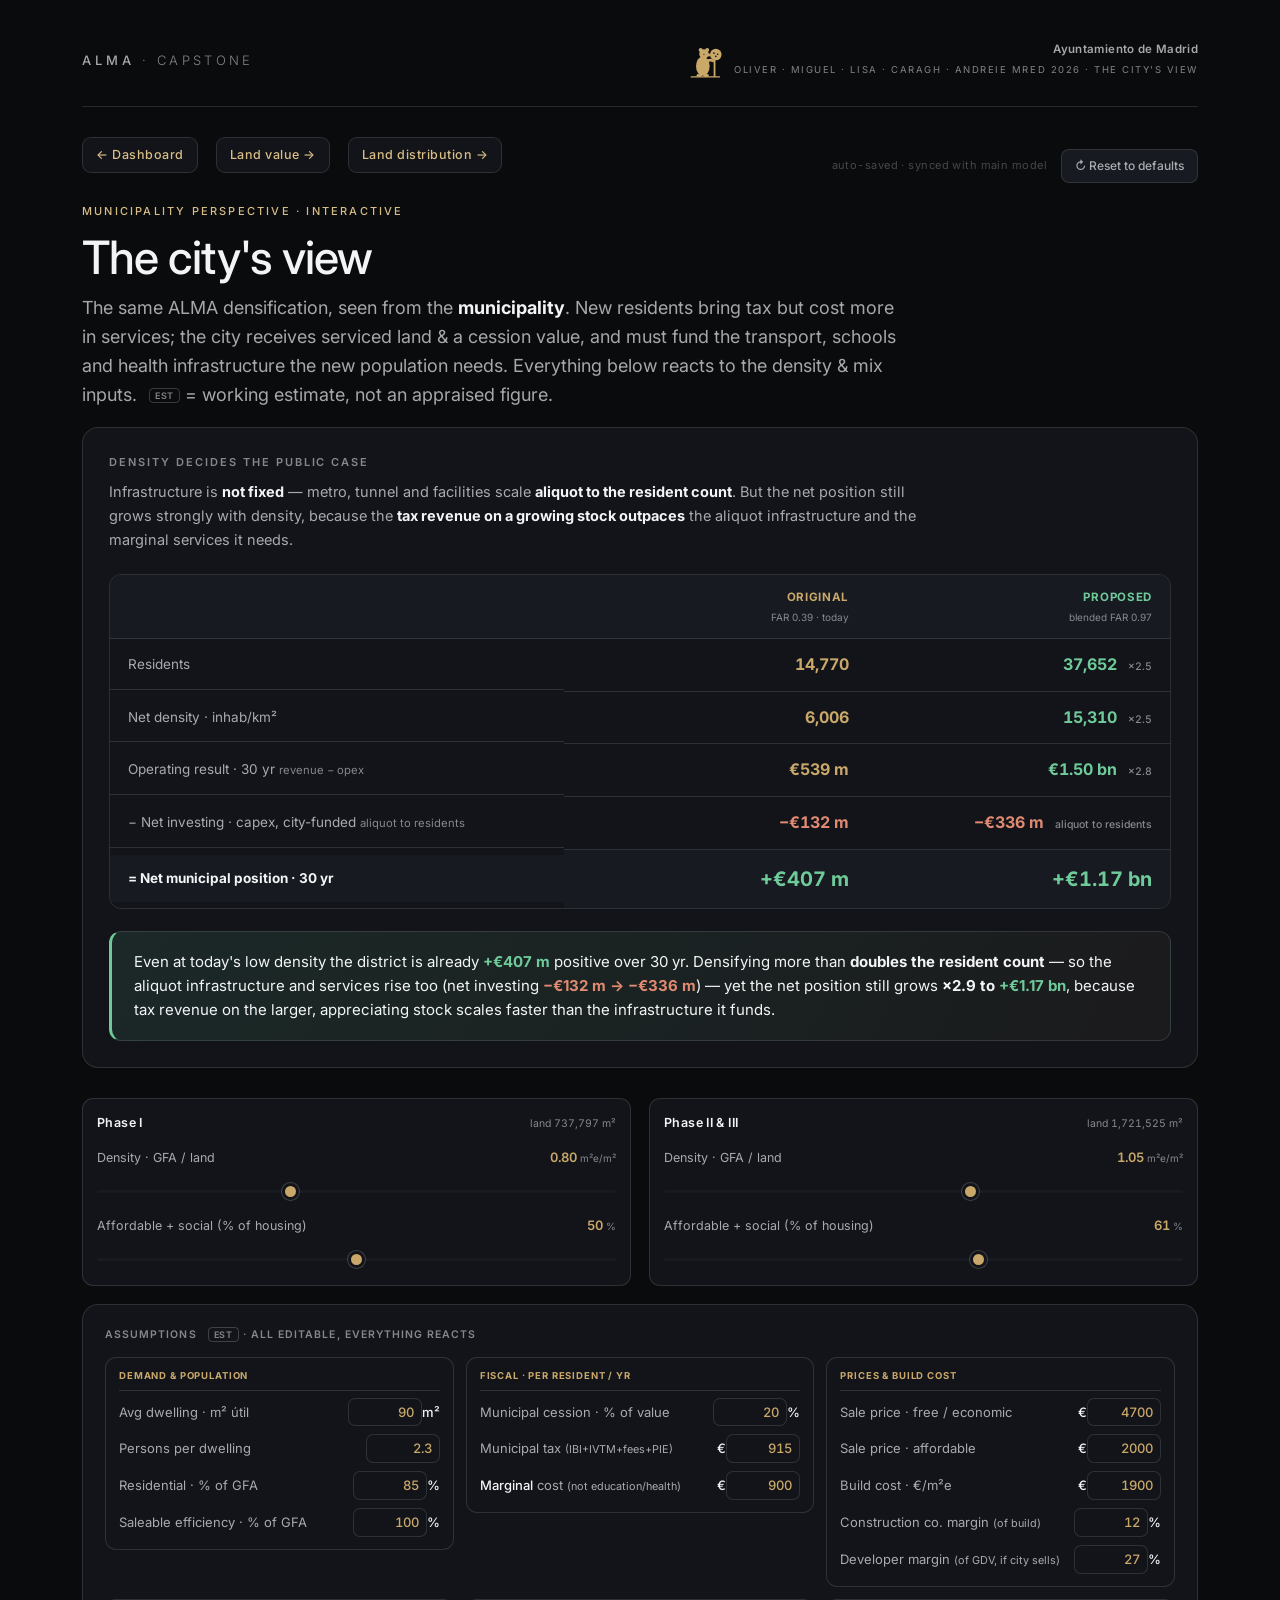
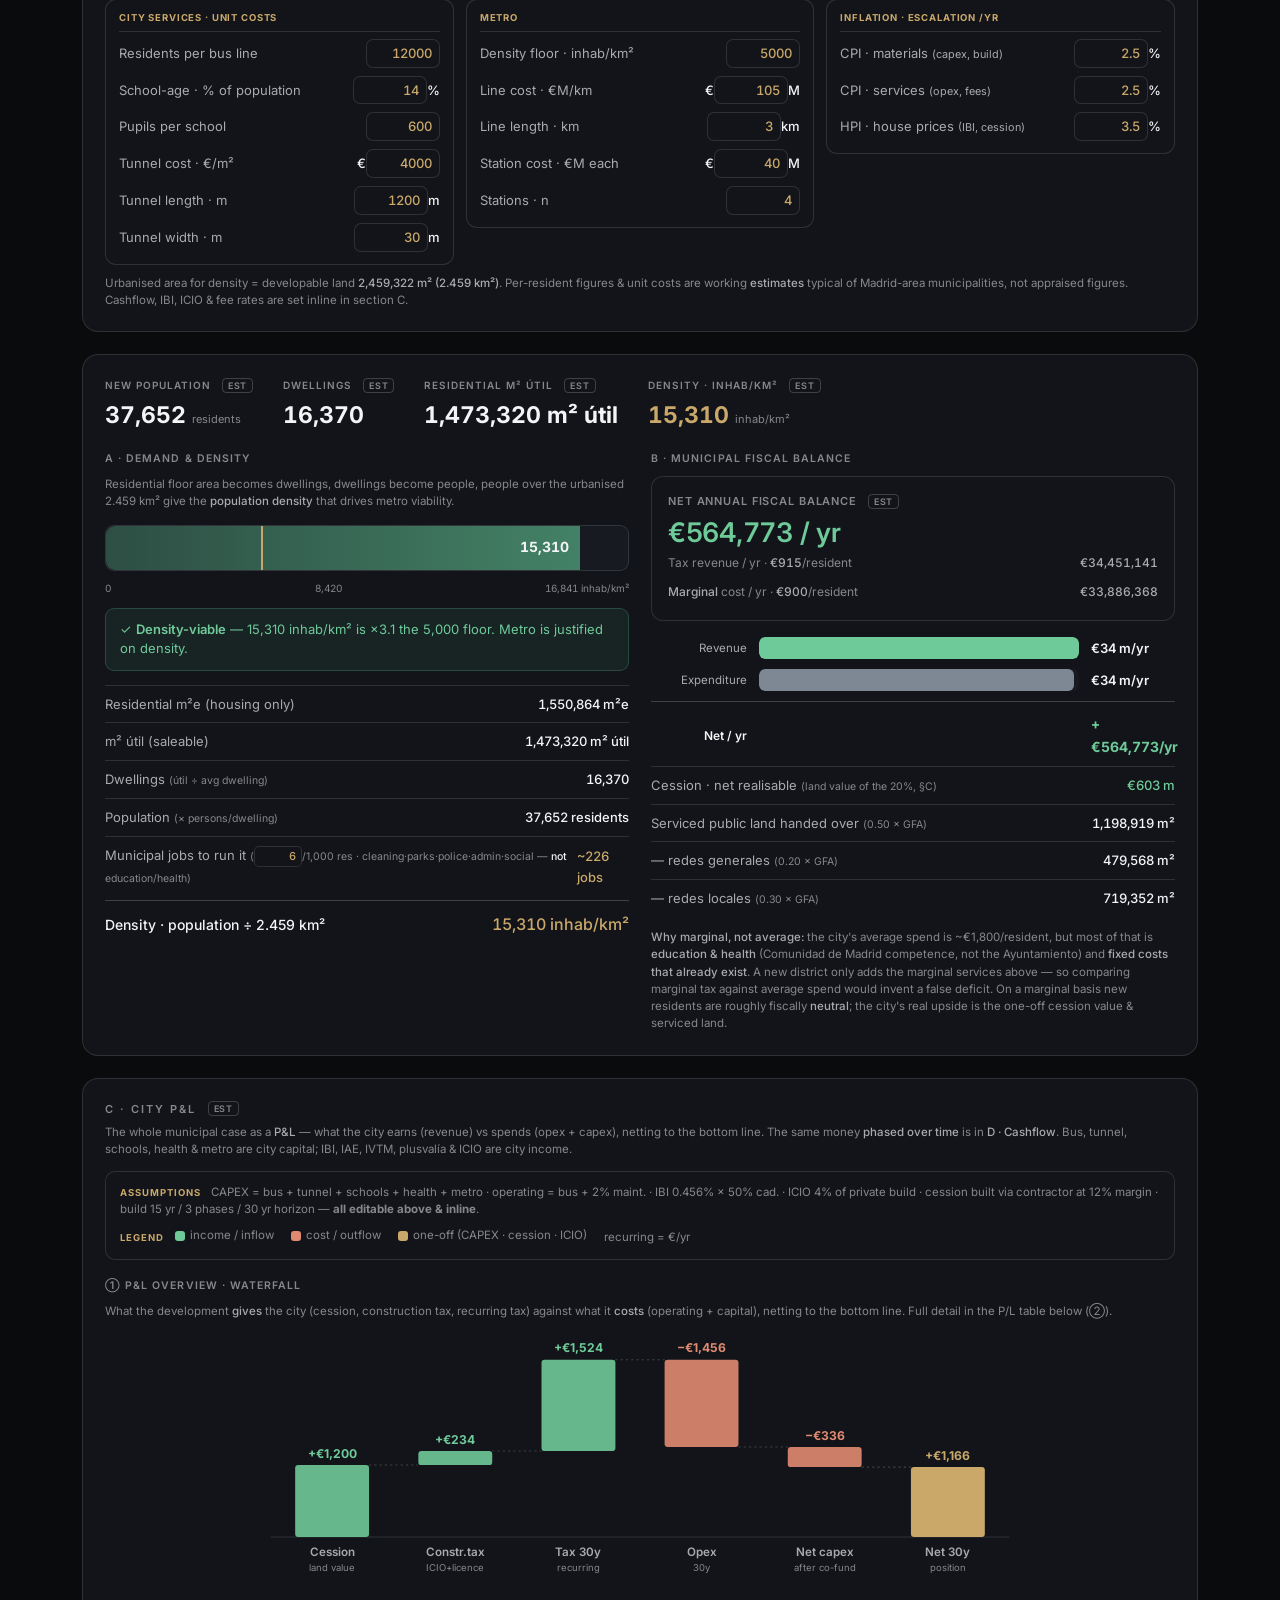
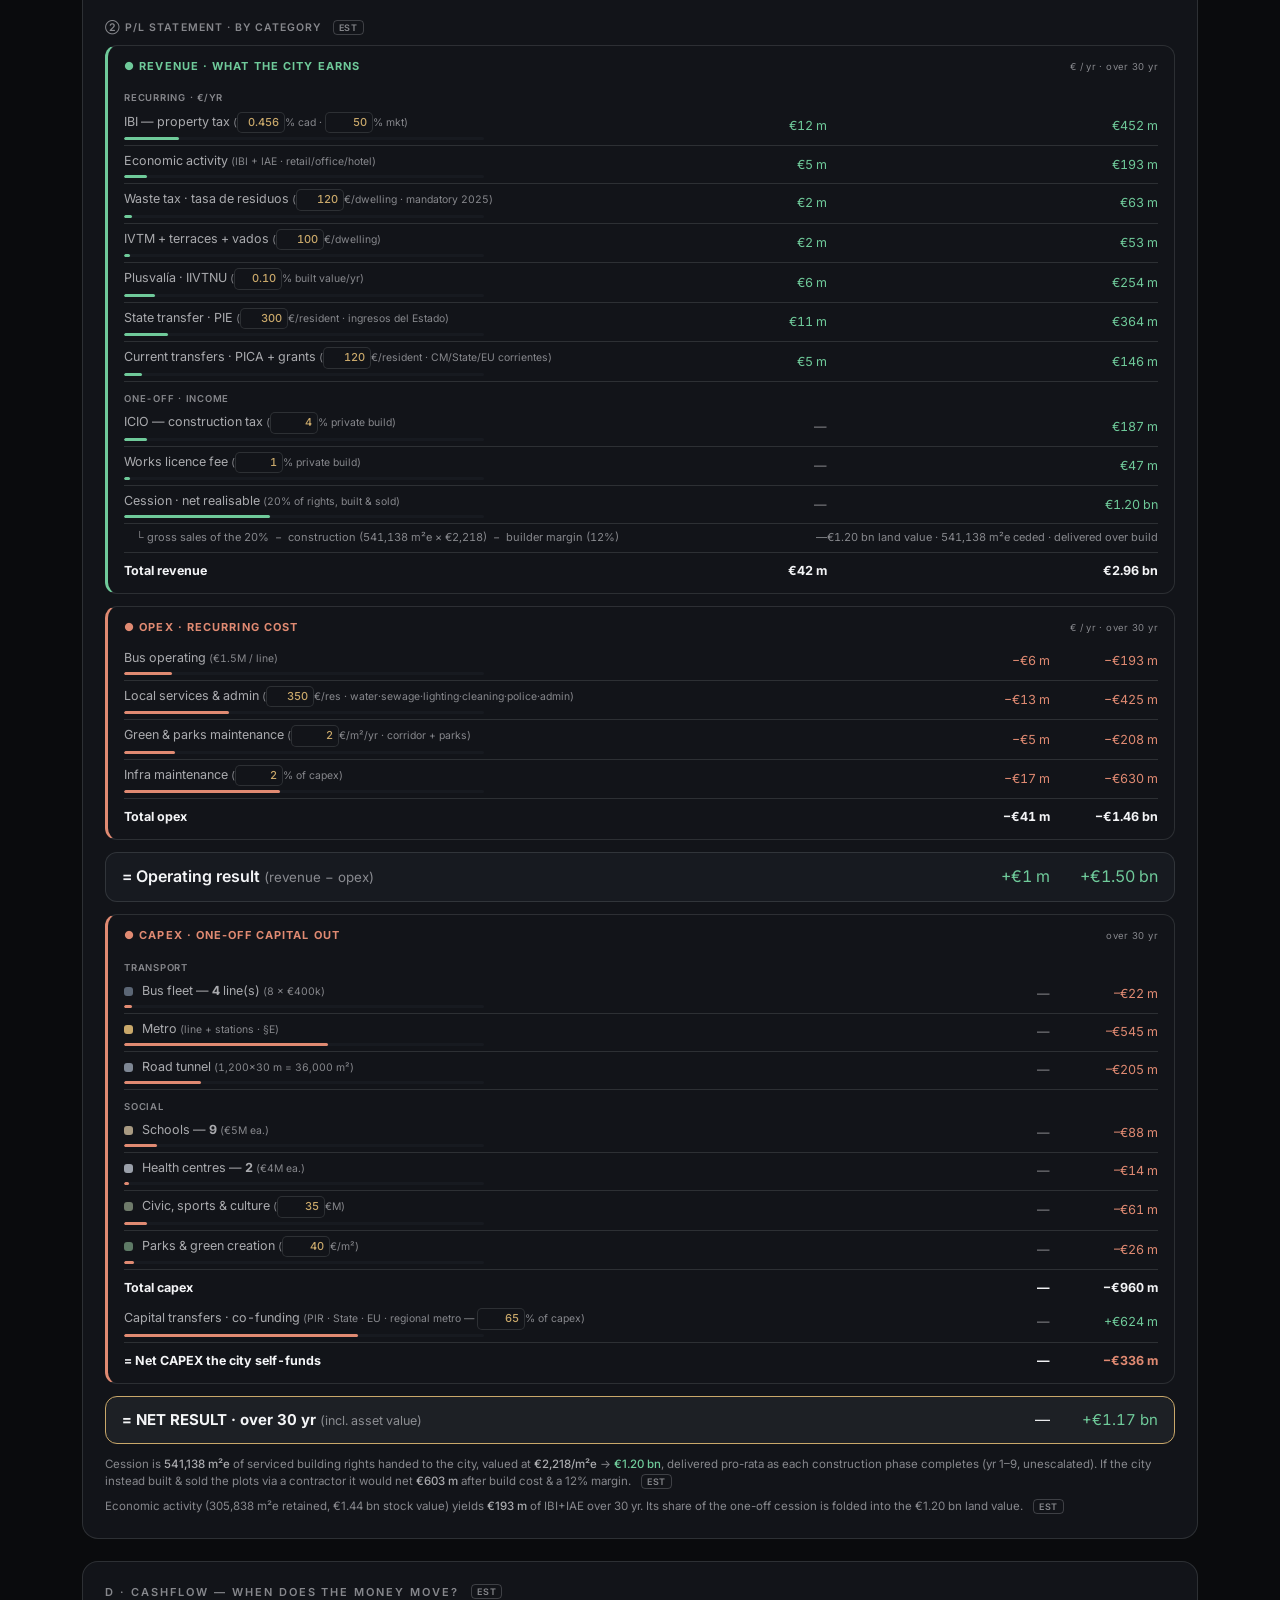
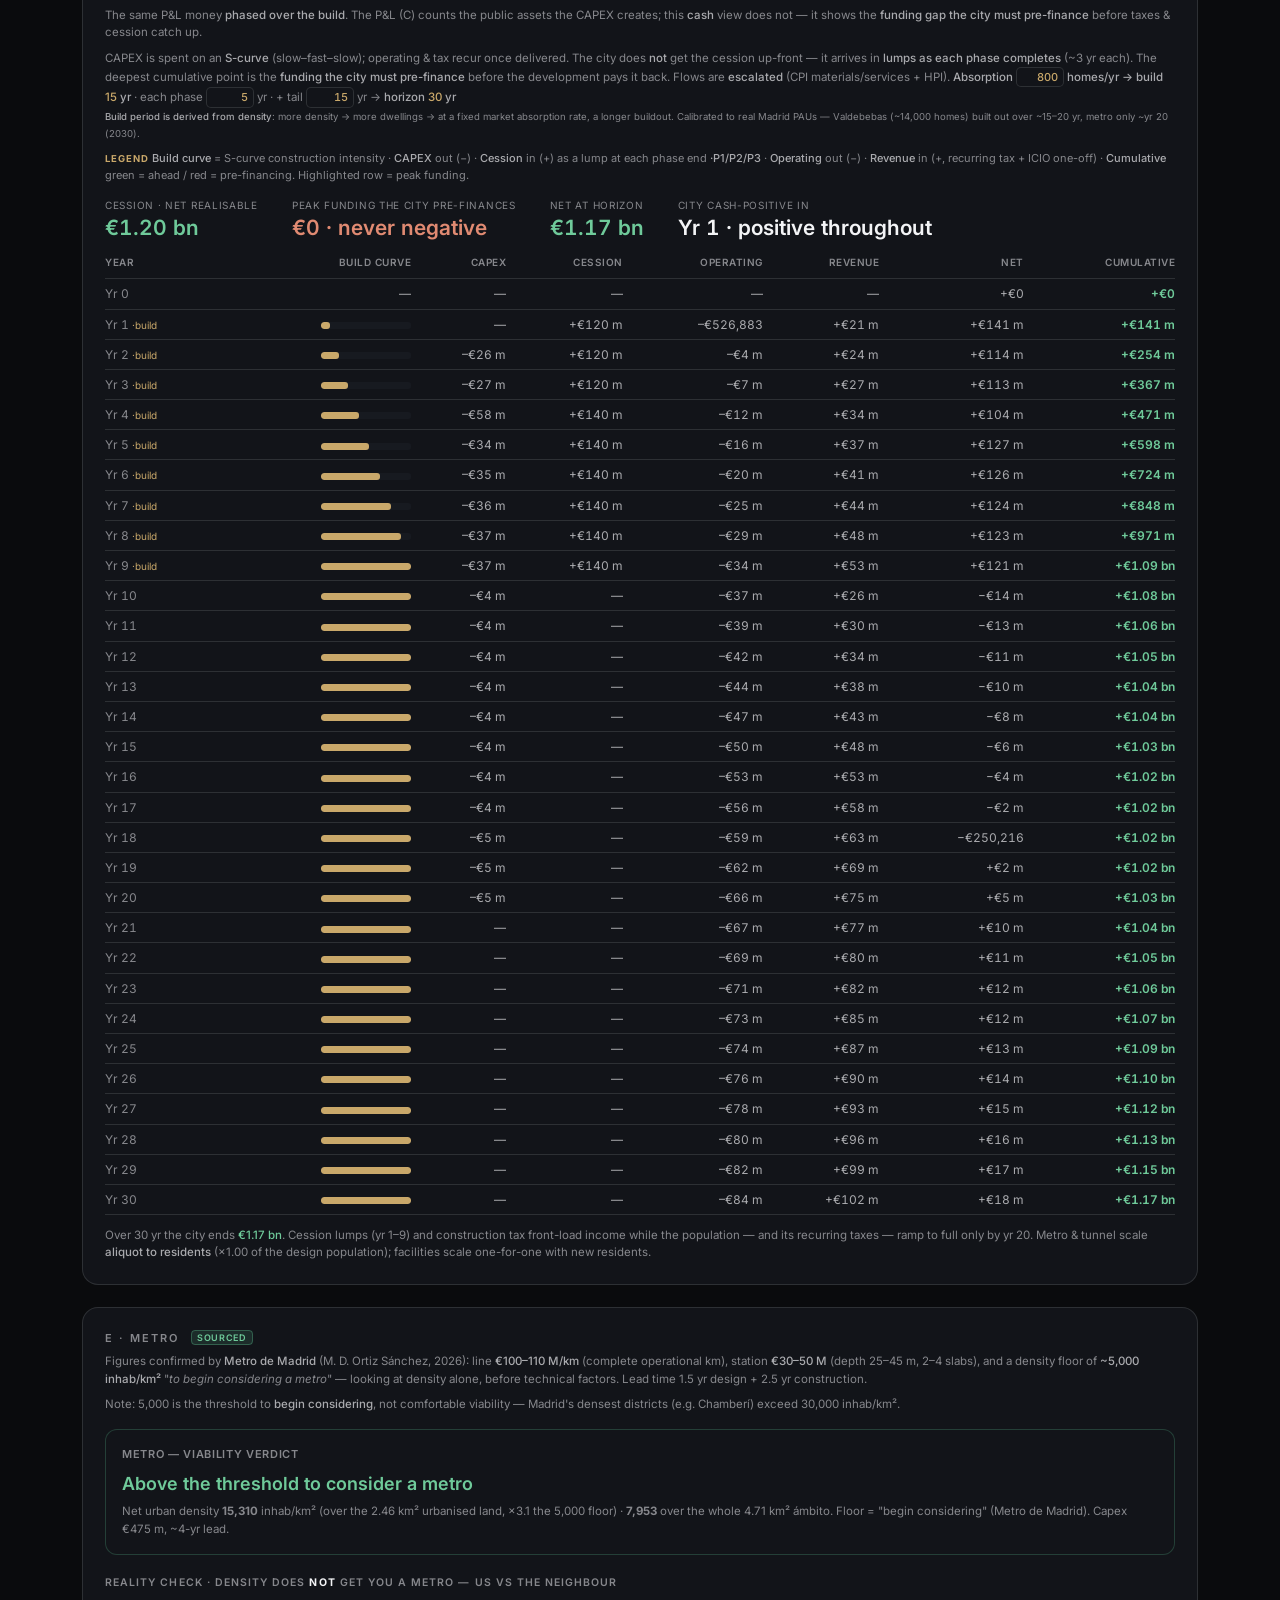
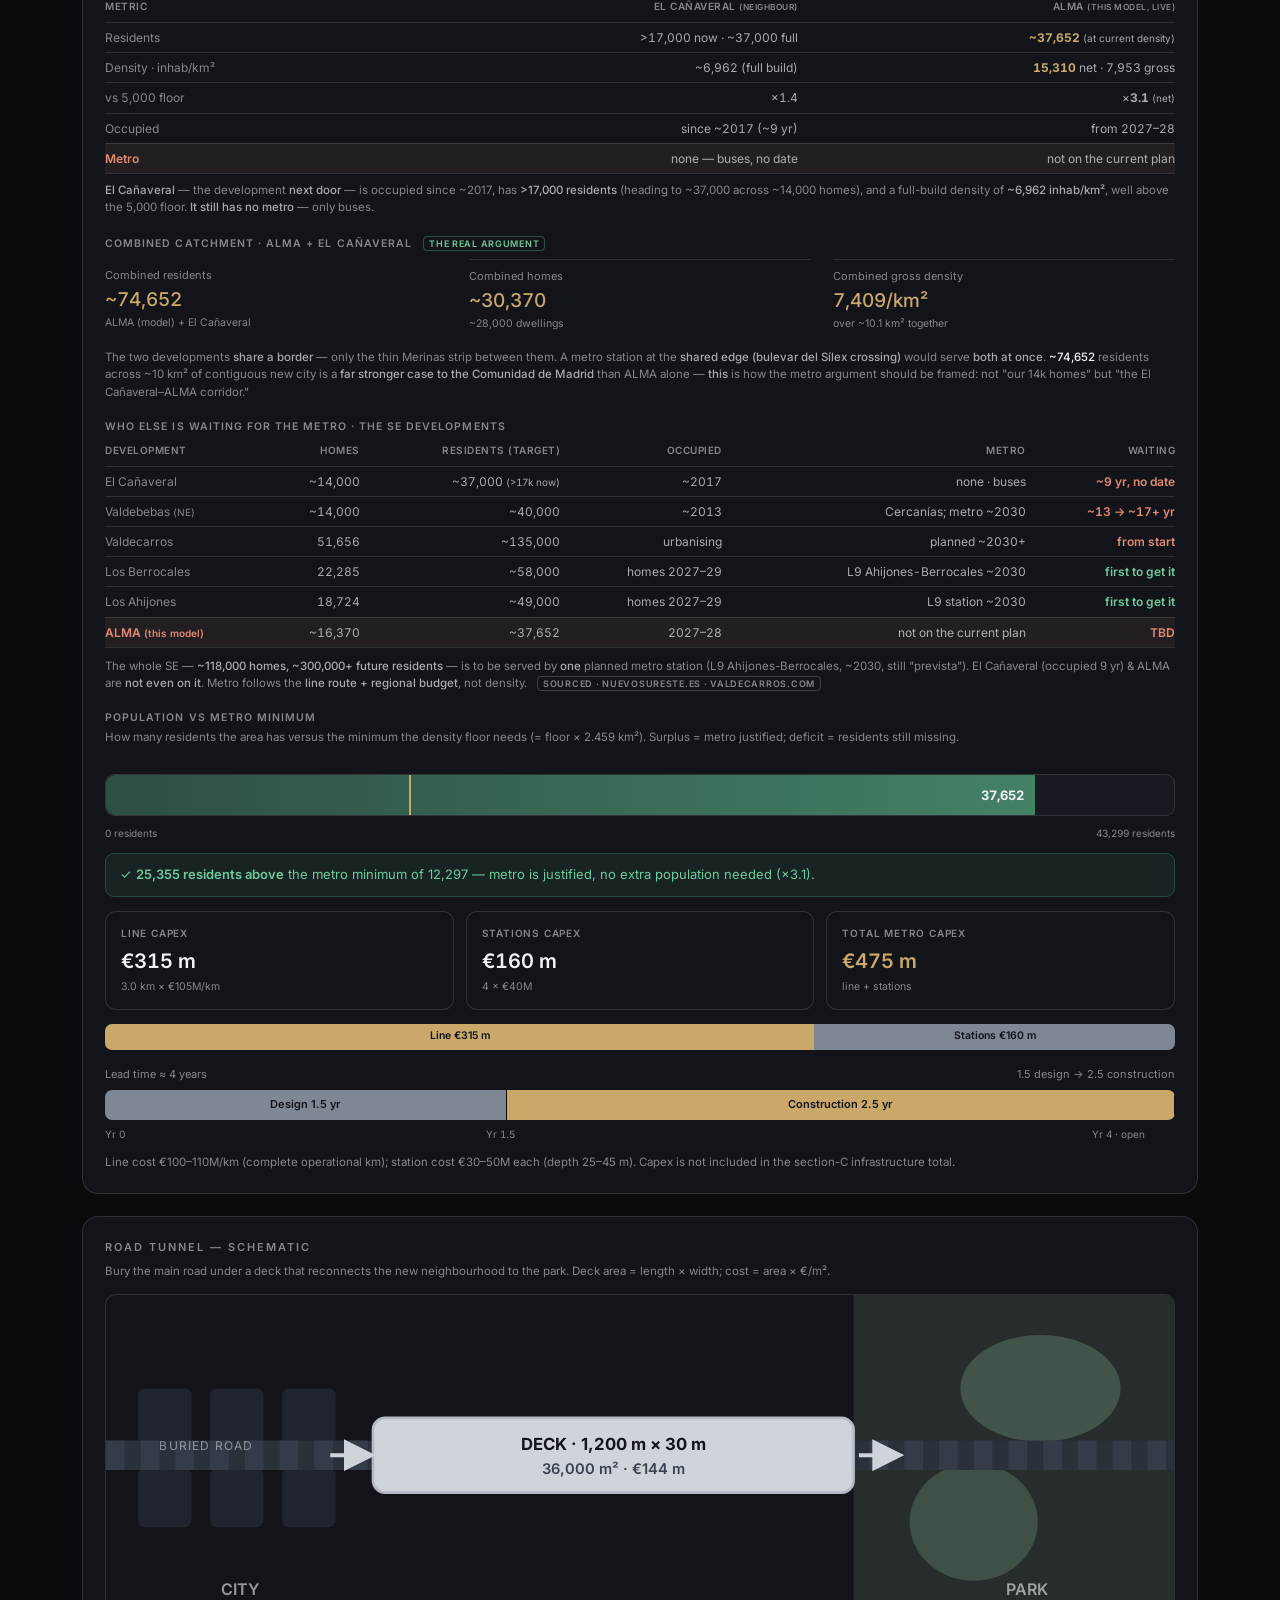
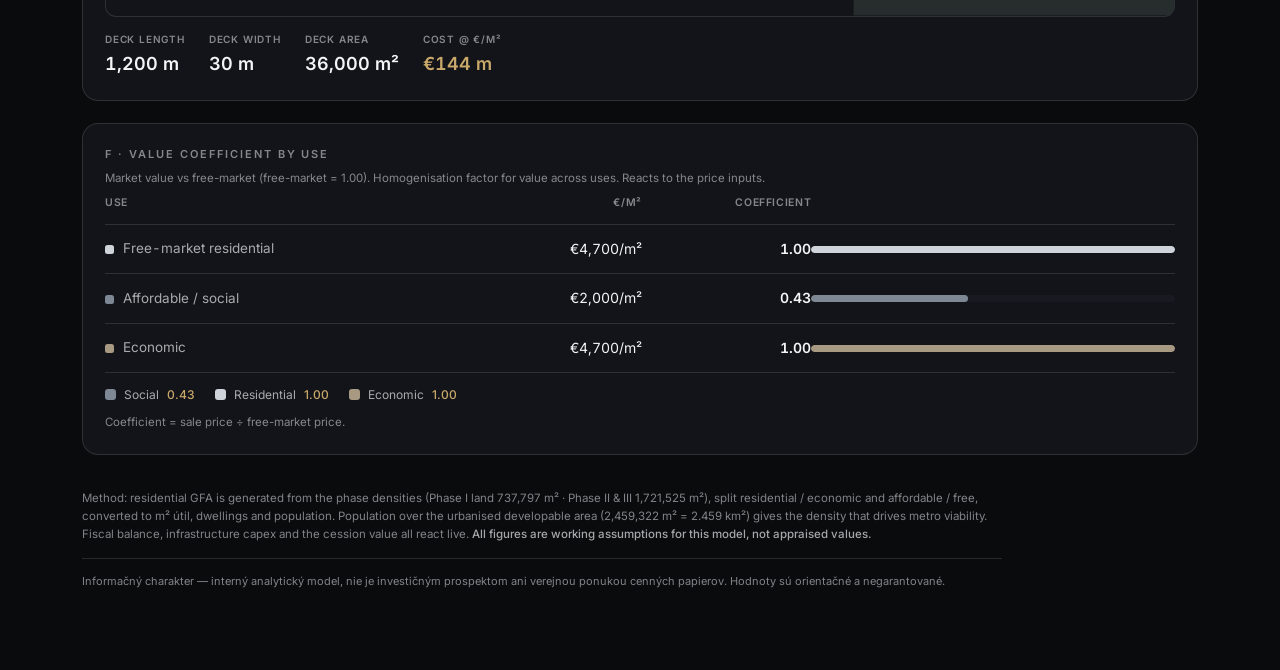
<file: ALMA-App/city.html>
<!doctype html>
<html lang="en">
<head>
<meta charset="utf-8">
<meta name="viewport" content="width=device-width, initial-scale=1">
<title>ALMA · The City's View · Capstone</title>
<link rel="preconnect" href="https://fonts.googleapis.com">
<link rel="preconnect" href="https://fonts.gstatic.com" crossorigin>
<link href="https://fonts.googleapis.com/css2?family=Inter:wght@300;400;500;600;700&display=swap" rel="stylesheet">
<style>
:root{
  --bg:#0a0b0d; --bg-2:#121419; --surface:#121419; --surface-2:#171a20;
  --accent:#c9a86a; --accent-d:#d8bd86; --blue-l:#9aa0aa;
  --ink:#f3f4f6; --ink-2:rgba(241,242,245,.68); --ink-3:rgba(241,242,245,.52);
  --line:rgba(238,240,243,.12); --line-2:rgba(238,240,243,.2);
  --up:#6fca9a; --down:#e08a72; --gold:#c9a86a;
  --free:#cfd3da; --aff:#7e8794; --econ:#a89a82;
  --r:16px; --ease:cubic-bezier(.22,.61,.36,1);
}
*{box-sizing:border-box}
html{overflow-x:hidden}
body{margin:0; font-family:'Inter',-apple-system,BlinkMacSystemFont,'Segoe UI',sans-serif;
  background:var(--bg); color:var(--ink); -webkit-font-smoothing:antialiased; line-height:1.6; font-size:16px;}
.num,[data-num]{font-variant-numeric:tabular-nums}
.wrap{max-width:1180px; margin:0 auto; padding:40px 32px 80px}
@media(max-width:1150px){.wrap{padding:32px 22px 64px}}

.brandbar{display:flex; align-items:center; justify-content:space-between; padding-bottom:26px; border-bottom:1px solid var(--line); margin-bottom:30px}
.brandbar .mark{font-weight:300; letter-spacing:.26em; font-size:13px; text-transform:uppercase; color:var(--ink-3)}
.brandbar .mark b{color:var(--ink-2); font-weight:500; letter-spacing:.3em}
.brandbar .ctx{font-size:12px; color:var(--ink-3); letter-spacing:.16em; text-transform:uppercase; text-align:right; line-height:1.7}
.backlink{display:inline-flex; align-items:center; gap:8px; font-size:12.5px; color:var(--accent-d); text-decoration:none; font-weight:500; letter-spacing:.04em; margin-bottom:22px; padding:7px 13px; border:1px solid var(--line); border-radius:9px; background:var(--surface); transition:.2s var(--ease)}
.backlink:hover{border-color:var(--accent-d); color:var(--accent); background:var(--surface-2)}

.eyebrow{font-size:11px; letter-spacing:.2em; text-transform:uppercase; color:var(--accent-d); font-weight:500}
h1{font-size:clamp(30px,4.4vw,46px); font-weight:500; letter-spacing:-.02em; line-height:1.08; margin:12px 0 12px}
.lede{color:var(--ink-2); font-size:clamp(15px,1.6vw,18px); max-width:820px; margin:0; font-weight:400}
.lede b{color:var(--ink)}

.estflag{font-size:9px; letter-spacing:.08em; text-transform:uppercase; color:var(--ink-3); font-weight:600; border:1px solid var(--line-2); border-radius:4px; padding:1px 5px; margin-left:7px; vertical-align:middle}

.card{background:var(--surface); border:1px solid var(--line); border-radius:var(--r)}
.pad{padding:22px}
.card h2{font-size:11px; letter-spacing:.18em; text-transform:uppercase; color:var(--ink-3); margin:0 0 18px; font-weight:600}
.card.prog{margin-top:22px; padding:22px}
.h-sub{font-size:11.5px; color:var(--ink-3); margin:0 0 14px; line-height:1.5}
.h-sub b{color:var(--ink-2); font-weight:500}
.bdh{font-size:10.5px; letter-spacing:.1em; text-transform:uppercase; color:var(--ink-3); font-weight:600; margin-bottom:8px}

/* ---- controls bar ---- */
.controls{display:grid; grid-template-columns:1fr 1fr; gap:18px; margin-top:30px}
@media(max-width:760px){.controls{grid-template-columns:1fr}}
.phase{border:1px solid var(--line); border-radius:11px; padding:14px 14px 16px; background:var(--bg-2)}
.phase-h{display:flex; justify-content:space-between; align-items:baseline; margin-bottom:14px}
.phase-h .pt{font-size:12.5px; font-weight:600; letter-spacing:.03em; color:var(--ink)}
.phase-h .pl{font-size:10.5px; color:var(--ink-3); font-variant-numeric:tabular-nums}
.mini{margin-bottom:14px}
.mini:last-child{margin-bottom:0}
.mini .top{display:flex; justify-content:space-between; align-items:baseline; margin-bottom:7px}
.mini .name{font-size:12.5px; color:var(--ink-2)}
.mini .val{font-size:13px; font-weight:600; color:var(--accent); font-variant-numeric:tabular-nums}
.mini .val small{font-weight:400; color:var(--ink-3); font-size:10px}
.mini .sub{font-size:10.5px; color:var(--ink-3); margin-top:5px}
input[type=range]{-webkit-appearance:none; width:100%; height:3px; border-radius:3px; background:var(--surface-2); outline:none; margin:0}
input[type=range]::-webkit-slider-thumb{-webkit-appearance:none; width:17px; height:17px; border-radius:50%; background:var(--accent); cursor:pointer; border:3px solid var(--surface); box-shadow:0 0 0 1px var(--line-2)}
input[type=range]::-moz-range-thumb{width:17px; height:17px; border-radius:50%; background:var(--accent); cursor:pointer; border:3px solid var(--surface)}

.assump{border-top:1px solid var(--line); margin-top:18px; padding-top:16px}
.agrid{display:grid; grid-template-columns:1fr 1fr 1fr; gap:12px; align-items:start}
@media(max-width:920px){.agrid{grid-template-columns:1fr 1fr}}
@media(max-width:620px){.agrid{grid-template-columns:1fr}}
.agrp{margin:0; border:1px solid var(--line); border-radius:11px; padding:10px 13px 8px; background:var(--bg-2)}
.agrph{font-size:9.5px; letter-spacing:.09em; text-transform:uppercase; color:var(--accent); font-weight:700; padding-bottom:6px; margin-bottom:3px; border-bottom:1px solid var(--line)}
.arowgrid{display:grid; grid-template-columns:1fr; gap:0}
.arow{display:flex; justify-content:space-between; align-items:center; font-size:13px; padding:4px 0; color:var(--ink-2)}
.arow b{color:var(--ink); font-weight:500; font-variant-numeric:tabular-nums}
.arow input{width:74px; text-align:right; border:1px solid var(--line); border-radius:7px; padding:3px 7px; font:inherit; font-size:13px; font-weight:500; color:var(--accent); background:var(--bg-2); font-variant-numeric:tabular-nums}
.arow input:focus{outline:none; border-color:var(--accent-d)}
.note{font-size:11.5px; color:var(--ink-3); margin-top:14px; line-height:1.5}
.note b{color:var(--ink-2); font-weight:500}

/* ---- head KPIs ---- */
.cityhead{display:flex; flex-wrap:wrap; gap:30px; margin-bottom:18px}
.cityhead .ch .l{font-size:10px; letter-spacing:.1em; text-transform:uppercase; color:var(--ink-3); font-weight:600}
.cityhead .ch .n{font-size:23px; font-weight:700; font-variant-numeric:tabular-nums; margin-top:3px; color:var(--ink)}
.cityhead .ch .n.infra{color:var(--accent)}
.cityhead .ch .n small{font-size:11px; color:var(--ink-3); font-weight:400}

.crow{display:flex; justify-content:space-between; align-items:center; font-size:13px; padding:8px 0; border-top:1px solid var(--line); color:var(--ink-2)}
.crow:first-child{border-top:none}
.crow b{color:var(--ink); font-weight:500; font-variant-numeric:tabular-nums}
.crow b.neg{color:var(--down)} .crow b.pos{color:var(--up)}
.crow small{color:var(--ink-3); font-size:10.5px}
.crow.tot{border-top:1px solid var(--line-2); margin-top:4px; padding-top:11px; font-size:14px}
.crow.tot span{color:var(--ink); font-weight:500}
.crow.tot b{font-size:16px; color:var(--accent)}

.citygrid{display:grid; grid-template-columns:1fr 1fr; gap:22px; align-items:start}
.citygrid.capex{grid-template-columns:auto 1fr; gap:40px; align-items:center}
@media(max-width:920px){.citygrid.capex{grid-template-columns:1fr; gap:18px}}
@media(max-width:920px){.citygrid{grid-template-columns:1fr}}

/* ---- (A) density gauge ---- */
.gauge{margin:6px 0 4px}
.gauge .track{position:relative; height:46px; border-radius:9px; background:var(--surface-2); overflow:hidden; border:1px solid var(--line)}
.gauge .fill{position:absolute; left:0; top:0; bottom:0; border-radius:9px 0 0 9px; transition:width .45s var(--ease); display:flex; align-items:center; justify-content:flex-end}
.gauge .fill.viable{background:linear-gradient(90deg,rgba(103,214,160,.28),rgba(103,214,160,.55))}
.gauge .fill.below{background:linear-gradient(90deg,rgba(126,135,148,.28),rgba(126,135,148,.5))}
.gauge .fill b{font-size:14px; font-weight:700; font-variant-numeric:tabular-nums; color:var(--ink); padding-right:11px; white-space:nowrap}
.gauge .floor{position:absolute; top:-4px; bottom:-4px; width:2px; background:var(--accent); z-index:3}
.gauge .floor::after{content:'floor 5,000'; position:absolute; top:-16px; left:50%; transform:translateX(-50%); font-size:9px; letter-spacing:.04em; color:var(--accent-d); white-space:nowrap; font-weight:600}
.gauge .scale{display:flex; justify-content:space-between; margin-top:9px; font-size:10px; color:var(--ink-3); font-variant-numeric:tabular-nums}
.verdict{margin-top:12px; font-size:13px; padding:11px 14px; border-radius:9px; line-height:1.5}
.verdict.good{background:rgba(103,214,160,.08); color:var(--up); border:1px solid rgba(103,214,160,.22)}
.verdict.muted{background:rgba(126,135,148,.08); color:var(--ink-2); border:1px solid var(--line-2)}
.verdict.bad{background:rgba(255,154,154,.08); color:var(--down); border:1px solid rgba(255,154,154,.22)}
.verdict b{font-weight:600}
/* population-vs-metro gauge */
.popg{padding-top:20px; margin-top:8px}
.popg .track{position:relative; height:42px; border-radius:9px; background:var(--surface-2); overflow:hidden; border:1px solid var(--line)}
.popg .fill{position:absolute; left:0; top:0; bottom:0; border-radius:9px 0 0 9px; transition:width .45s var(--ease); display:flex; align-items:center; justify-content:flex-end}
.popg .fill.viable{background:linear-gradient(90deg,rgba(103,214,160,.28),rgba(103,214,160,.55))}
.popg .fill.below{background:linear-gradient(90deg,rgba(255,154,154,.28),rgba(255,154,154,.5))}
.popg .fill b{font-size:13px; font-weight:700; font-variant-numeric:tabular-nums; color:var(--ink); padding-right:11px; white-space:nowrap}
.popg .mark{position:absolute; top:-5px; bottom:-5px; width:2px; background:var(--accent); z-index:3}
.popg .marklab{position:absolute; top:-17px; transform:translateX(-50%); font-size:9px; color:var(--accent-d); white-space:nowrap; font-weight:600; z-index:3}
.popg .scale{display:flex; justify-content:space-between; margin-top:9px; font-size:10px; color:var(--ink-3); font-variant-numeric:tabular-nums}

/* ---- (B) fiscal opposing bars ---- */
.cnetbox{background:var(--bg-2); border:1px solid var(--line); border-radius:12px; padding:16px; margin-bottom:16px}
.cnetbox .nl{font-size:11px; letter-spacing:.08em; text-transform:uppercase; color:var(--ink-3); font-weight:600; margin-bottom:8px}
.cnetbox .nbig{font-size:27px; font-weight:600; font-variant-numeric:tabular-nums; line-height:1; letter-spacing:-.01em}
.cnetbox .nbig.neg{color:var(--down)} .cnetbox .nbig.pos{color:var(--up)}
.cnetbox .nr{display:flex; justify-content:space-between; font-size:12px; color:var(--ink-3); padding:3px 0; margin-top:4px}
.cnetbox .nr b{color:var(--ink-2); font-weight:500; font-variant-numeric:tabular-nums}
.oppbars{margin:10px 0 4px}
.oppbar{display:flex; align-items:center; gap:12px; margin-bottom:10px}
.oppbar .olab{width:96px; flex:none; font-size:11.5px; color:var(--ink-2); text-align:right}
.oppbar .otrack{flex:1; height:22px; border-radius:6px; background:var(--surface-2); overflow:hidden}
.oppbar .ofill{height:100%; border-radius:6px; transition:width .45s var(--ease)}
.oppbar .ofill.rev{background:var(--up)}
.oppbar .ofill.exp{background:var(--aff)}
.oppbar .oval{width:84px; flex:none; font-size:13px; font-weight:600; font-variant-numeric:tabular-nums; color:var(--ink)}
.oppnet{display:flex; align-items:center; gap:12px; margin-top:2px; padding-top:11px; border-top:1px solid var(--line-2)}
.oppnet .olab{width:96px; flex:none; font-size:12px; color:var(--ink); text-align:right; font-weight:600}
.oppnet .otrack{flex:1; position:relative; height:8px}
.oppnet .oval{width:84px; flex:none; font-size:14px; font-weight:700; font-variant-numeric:tabular-nums}
.oppnet .oval.neg{color:var(--down)} .oppnet .oval.pos{color:var(--up)}

/* ---- (C) capex / operating / IBI / by-year ---- */
.opgrid{display:grid; grid-template-columns:1fr 1fr; gap:22px}
@media(max-width:760px){.opgrid{grid-template-columns:1fr}}
.minput{width:48px; text-align:right; border:1px solid var(--line); border-radius:5px; padding:1px 5px; font:inherit; font-size:11px; font-weight:500; color:var(--accent); background:var(--bg-2); font-variant-numeric:tabular-nums}
.minput:focus{outline:none; border-color:var(--accent-d)}
.yeartbl{width:100%; border-collapse:collapse; font-variant-numeric:tabular-nums; margin-top:4px}
.yeartbl th{font-size:10px; letter-spacing:.05em; text-transform:uppercase; color:var(--ink-3); font-weight:600; text-align:right; padding:0 0 8px; border-bottom:1px solid var(--line)}
.yeartbl th:first-child{text-align:left}
.yeartbl td{font-size:12px; padding:5px 0; border-bottom:1px solid var(--line); text-align:right; color:var(--ink-2)}
.yeartbl td:first-child{text-align:left; color:var(--ink-3)}
.yeartbl td.cum{font-weight:600}
.yeartbl td.cum.neg{color:var(--down)} .yeartbl td.cum.pos{color:var(--up)}
.yeartbl tr.y0 td{color:var(--ink-2); border-bottom:1px solid var(--line-2)}
.yeartbl tr.peak td{background:rgba(255,154,154,.07)}
.yeartbl tr.peak td:first-child{color:var(--down); font-weight:600}
.sbar{display:inline-block; width:90px; height:7px; background:var(--surface-2); border-radius:3px; overflow:hidden; vertical-align:middle}
.sbar i{display:block; height:100%; background:var(--accent); border-radius:3px}
.fin-kpis{display:flex; flex-wrap:wrap; gap:22px 34px; margin:14px 0 16px}
.fin-kpis .k .l{font-size:10px; color:var(--ink-3); text-transform:uppercase; letter-spacing:.07em; margin-bottom:4px}
.fin-kpis .k .n{font-size:21px; font-weight:600; font-variant-numeric:tabular-nums; line-height:1}
.albox{display:grid; gap:8px; padding:12px 14px; margin:0 0 18px; background:var(--bg-2); border:1px solid var(--line); border-radius:10px; font-size:11.5px; color:var(--ink-3); line-height:1.55}
.albox .alh{display:inline-block; font-size:9.5px; letter-spacing:.1em; text-transform:uppercase; color:var(--accent); font-weight:700; margin-right:8px}
.albox .lk{display:inline-flex; align-items:center; gap:5px; margin-right:14px}
.albox .lk i{width:10px; height:10px; border-radius:3px; display:inline-block}
.pnlrow{display:flex; justify-content:space-between; align-items:baseline; padding:11px 0 2px; margin-top:8px; border-top:1px solid var(--accent); font-size:14px}
.pnlrow b:first-child{font-weight:600}
.cflegend{font-size:11px; color:var(--ink-3); margin:2px 0 10px; line-height:1.5}
.cflegend b{color:var(--ink-2); font-weight:500}
.pnlwrap{display:grid; grid-template-columns:1.25fr 1fr; gap:26px; align-items:center; margin:6px 0 4px}
@media(max-width:760px){.pnlwrap{grid-template-columns:1fr}}
.wfchart{width:100%; height:auto}
.pnlstmt{font-variant-numeric:tabular-nums}
.pl-h{font-size:10px; letter-spacing:.09em; text-transform:uppercase; font-weight:700; margin-bottom:3px}
.pl-r{display:flex; justify-content:space-between; align-items:baseline; gap:12px; font-size:12.5px; padding:4px 0; color:var(--ink-2); border-bottom:1px solid var(--line)}
.pl-r b{color:var(--ink); font-weight:500}
.pl-r.sub{font-weight:600; color:var(--ink)} .pl-r.sub b{font-weight:700}
.pl-r.net{margin-top:6px; border-top:1px solid var(--accent); border-bottom:none; padding-top:9px; font-size:14.5px}
.pl-r.net b{font-size:16px}
.cdot{display:inline-block; width:9px; height:9px; border-radius:3px; margin-right:9px; vertical-align:middle}
.pnlcol{max-width:680px}
.pltbl{width:100%; border-collapse:collapse; font-variant-numeric:tabular-nums; font-size:13px; margin-top:8px}
.pltbl thead th{text-align:right; font-size:10px; letter-spacing:.06em; text-transform:uppercase; color:var(--ink-3); font-weight:600; padding:0 0 9px; border-bottom:1px solid var(--line)}
.pltbl thead th:first-child{text-align:left}
.pltbl thead th:not(:first-child){width:130px}
.pltbl td{padding:6px 0; border-bottom:1px solid var(--line); text-align:right; color:var(--ink-2); white-space:nowrap}
.pltbl td:first-child{text-align:left; white-space:normal; padding-right:18px}
.pltbl tr.sect td{padding:15px 0 6px; border-bottom:1px solid var(--line-2); font-size:10px; letter-spacing:.09em; text-transform:uppercase; font-weight:700}
.pltbl tr.sect.up td{color:var(--up)} .pltbl tr.sect.down td{color:var(--down)}
.pltbl tr.sub td{font-weight:600; color:var(--ink); border-top:1px solid var(--line-2)}
.pltbl tr.res td{font-weight:700; color:var(--ink); border-top:1px solid var(--accent); border-bottom:none; padding-top:9px}
.pltbl tr.res.big td{font-size:15px}
.pltbl tr.sc td{font-size:11px; color:var(--ink-3)}
.pltbl tr.sc td:first-child{padding-left:14px}
.pltbl .pos{color:var(--up)} .pltbl .neg{color:var(--down)}
.pltbl .dash,.pltbl .muted{color:var(--ink-3)}
.pltbl small{color:var(--ink-3); font-weight:400}
.pltbl small i{font-style:normal; color:var(--accent)}
/* P/L category boxes */
.plbox{border:1px solid var(--line); border-left-width:3px; border-radius:12px; padding:12px 16px 7px; margin:0 0 12px; background:var(--bg-2)}
.plbox.rev{border-left-color:var(--up)} .plbox.cost{border-left-color:var(--down)}
.pbh{display:flex; justify-content:space-between; align-items:baseline; margin-bottom:6px}
.pbh .nm{font-size:11px; letter-spacing:.1em; text-transform:uppercase; font-weight:700}
.plbox.rev .pbh .nm{color:var(--up)} .plbox.cost .pbh .nm{color:var(--down)}
.pbh .cols{font-size:9.5px; color:var(--ink-3); letter-spacing:.04em}
.plt{width:100%; border-collapse:collapse; font-variant-numeric:tabular-nums}
.plt td{padding:5px 0; border-bottom:1px solid var(--line); font-size:12.5px; color:var(--ink-2)}
.plt td:first-child{text-align:left; padding-right:12px}
.plt td.v{text-align:right; width:108px; white-space:nowrap}
.plt tr.ft td{font-weight:700; color:var(--ink); border-top:1px solid var(--line-2); border-bottom:none; padding-top:8px}
.plt tr.grp td{font-size:9.5px; letter-spacing:.08em; text-transform:uppercase; color:var(--ink-3); font-weight:600; padding:9px 0 1px; border:none}
.plt tr.sc td{font-size:11px; color:var(--ink-3)} .plt tr.sc td:first-child{padding-left:12px}
.plt .pos{color:var(--up)} .plt .neg{color:var(--down)} .plt .dash,.plt .muted{color:var(--ink-3)}
.plt small{color:var(--ink-3); font-weight:400} .plt small i{font-style:normal; color:var(--accent)}
.plbar{height:3px; background:var(--surface-2); border-radius:2px; margin-top:4px; max-width:360px; overflow:hidden}
.plbar i{display:block; height:100%; border-radius:2px; width:0; transition:width .3s var(--ease)}
.plbox.rev .plbar i{background:var(--up)} .plbox.cost .plbar i{background:var(--down)}
.plstrip{display:flex; align-items:baseline; padding:11px 16px; margin:0 0 12px; border-radius:12px; font-variant-numeric:tabular-nums}
.plstrip .lbl{flex:1; font-weight:600; color:var(--ink)}
.plstrip .v{width:108px; text-align:right; white-space:nowrap}
.plstrip.res{background:var(--surface-2); border:1px solid var(--line)}
.plstrip.net{background:rgba(207,211,218,.06); border:1px solid var(--accent); font-size:15px}
.plstrip.net .lbl{font-weight:700}
.topctrl{display:flex; justify-content:space-between; align-items:center; gap:14px; flex-wrap:wrap; margin-bottom:8px}
.ctrlr{display:flex; align-items:center; gap:14px}
.savetag{font-size:11px; color:var(--ink-3); opacity:.5; letter-spacing:.04em; transition:opacity .3s; font-variant-numeric:tabular-nums}
.rstbtn{font:inherit; font-size:12px; font-weight:500; color:var(--ink-2); background:var(--surface-2); border:1px solid var(--line); border-radius:8px; padding:6px 13px; cursor:pointer; transition:.18s}
.rstbtn:hover{border-color:var(--accent); color:var(--ink)}
.cath{font-size:10px; letter-spacing:.09em; text-transform:uppercase; font-weight:700; padding-bottom:5px; margin:0 0 3px; border-bottom:1px solid var(--line)}
.cath.up{color:var(--up)} .cath.down{color:var(--down)}
.subcalc{margin:2px 0 4px 16px; padding-left:12px; border-left:2px solid var(--line)}
.subcalc .scr{display:flex; justify-content:space-between; align-items:baseline; gap:12px; font-size:11.5px; color:var(--ink-3); padding:3px 0; font-variant-numeric:tabular-nums}
.subcalc .scr b{color:var(--ink-2); font-weight:500}
.subcalc .scr small{color:var(--ink-3)}
/* ---- (C) infra donut + breakdown ---- */
.donutwrap{display:flex; gap:24px; align-items:center; flex-wrap:wrap; margin:6px 0 4px}
.donutwrap svg{flex:none}
.donutleg{flex:1; min-width:220px}
.donutleg .r{display:flex; align-items:center; gap:10px; font-size:12.5px; padding:6px 0; border-top:1px solid var(--line)}
.donutleg .r:first-child{border-top:none}
.donutleg .r .sw{width:11px; height:11px; border-radius:3px; flex:none}
.donutleg .r .nm{color:var(--ink-2); flex:1; min-width:0}
.donutleg .r .v{font-variant-numeric:tabular-nums; color:var(--ink); font-weight:600}
.donutleg .r .p{font-variant-numeric:tabular-nums; color:var(--ink-3); width:48px; text-align:right}
.donutctr{font-variant-numeric:tabular-nums}

/* ---- (D) metro ---- */
.metrobox{background:var(--bg-2); border:1px solid var(--line); border-radius:12px; padding:16px; margin-bottom:16px}
.metrobox.no{border-color:rgba(255,154,154,.22)}
.metrobox.yes{border-color:rgba(103,214,160,.22)}
.metrobox .ml{font-size:11px; color:var(--ink-3); font-weight:600; letter-spacing:.06em; text-transform:uppercase; margin-bottom:6px}
.metrobox .mv{font-size:18px; font-weight:600; font-variant-numeric:tabular-nums}
.metrobox.no .mv{color:var(--down)} .metrobox.yes .mv{color:var(--up)}
.metrobox .ms{font-size:11.5px; color:var(--ink-3); margin-top:5px; line-height:1.5}
.capexsplit{display:flex; gap:12px; margin:14px 0}
.capexsplit .cs{flex:1; background:var(--bg-2); border:1px solid var(--line); border-radius:11px; padding:13px 15px}
.capexsplit .cs .l{font-size:10px; letter-spacing:.08em; text-transform:uppercase; color:var(--ink-3); font-weight:600}
.capexsplit .cs .n{font-size:20px; font-weight:600; font-variant-numeric:tabular-nums; margin-top:4px; color:var(--ink)}
.capexsplit .cs.tot .n{color:var(--accent)}
.capexsplit .cs .s2{font-size:10.5px; color:var(--ink-3); margin-top:2px}
.capexbar{display:flex; height:26px; border-radius:7px; overflow:hidden; margin:10px 0; background:var(--surface-2)}
.capexbar div{display:flex; align-items:center; justify-content:center; font-size:10.5px; font-weight:600; color:#10131a; min-width:0; overflow:hidden; white-space:nowrap}
/* timeline */
.timeline{margin-top:16px}
.tlhead{display:flex; justify-content:space-between; font-size:11px; color:var(--ink-3); margin-bottom:7px}
.tlbar{display:flex; height:30px; border-radius:7px; overflow:hidden; background:var(--surface-2)}
.tlbar .seg{display:flex; align-items:center; justify-content:center; font-size:11px; font-weight:600; color:#10131a; border-right:1px solid var(--bg); white-space:nowrap; overflow:hidden}
.tlbar .seg.design{background:var(--aff)}
.tlbar .seg.constr{background:var(--accent)}
.tlticks{display:flex; margin-top:6px; font-size:10px; color:var(--ink-3); font-variant-numeric:tabular-nums}
.tlticks span{text-align:left}

/* ---- (E) tunnel schematic ---- */
.tunnelviz{margin:8px 0 4px}
.tunnelviz svg{width:100%; height:auto; display:block; border-radius:11px; border:1px solid var(--line); background:var(--bg-2)}
.tundims{display:flex; flex-wrap:wrap; gap:24px; margin-top:14px}
.tundims .td .l{font-size:10px; letter-spacing:.08em; text-transform:uppercase; color:var(--ink-3); font-weight:600}
.tundims .td .n{font-size:18px; font-weight:600; font-variant-numeric:tabular-nums; margin-top:3px; color:var(--ink)}
.tundims .td .n.cost{color:var(--accent)}

/* ---- value coefficients ---- */
.usetbl{width:100%; border-collapse:collapse; margin-top:4px}
.usetbl th{font-size:10.5px; letter-spacing:.06em; text-transform:uppercase; color:var(--ink-3); font-weight:600; text-align:right; padding:0 0 12px; border-bottom:1px solid var(--line)}
.usetbl th:first-child{text-align:left}
.usetbl td{font-size:14px; padding:13px 0; border-bottom:1px solid var(--line); text-align:right; font-variant-numeric:tabular-nums; color:var(--ink)}
.usetbl td:first-child{text-align:left; color:var(--ink-2); font-size:13.5px}
.usetbl td .dot{width:9px;height:9px;border-radius:2.5px;display:inline-block;margin-right:9px;vertical-align:middle}
.usetbl .coef{font-weight:600}
.usetbl .cbarcell{padding-right:0}
.usetbl .cbar{height:7px; border-radius:4px; background:var(--surface-2); overflow:hidden; min-width:60px}
.usetbl .cbar i{display:block; height:100%; border-radius:4px}
.herolegend{display:flex; gap:16px 20px; flex-wrap:wrap; align-items:center; margin-top:12px}
.herolegend span{display:flex; align-items:center; gap:8px; font-size:12px; color:var(--ink-2)}
.herolegend i{width:11px; height:11px; border-radius:3px; display:inline-block}
.herolegend b{color:var(--accent); font-weight:500}

.foot{font-size:11.5px; color:var(--ink-3); margin-top:34px; line-height:1.6; max-width:920px}
.foot b{color:var(--ink-2); font-weight:500}
.disc{font-size:11px; color:var(--ink-3); margin-top:14px; padding-top:14px; border-top:1px solid var(--line); max-width:920px; line-height:1.6}

  /* ---- density comparison (0.39 vs proposed) ---- */
  .cmp{margin-top:18px;padding:26px}
  .cmp .ch{font-size:11px;letter-spacing:.18em;text-transform:uppercase;color:var(--ink-3);font-weight:600}
  .cmp-lede{font-size:14.5px;color:var(--ink-2);max-width:840px;margin:8px 0 22px;line-height:1.65}
  .cmp-lede b{color:var(--ink)}
  .cmp-grid{display:grid;grid-template-columns:1.5fr 1fr 1fr;border:1px solid var(--line);border-radius:12px;overflow:hidden}
  .cmp-grid>div{padding:13px 18px;border-bottom:1px solid var(--line)}
  .cmp-grid>div:nth-last-child(-n+3){border-bottom:none}
  .cmp-col{text-align:right;font-size:11.5px;letter-spacing:.06em;text-transform:uppercase;font-weight:700;background:var(--surface-2)}
  .cmp-col small{display:block;font-size:10px;font-weight:400;letter-spacing:0;text-transform:none;color:var(--ink-3);margin-top:3px}
  .cmp-col.orig{color:var(--gold)} .cmp-col.prop{color:var(--up)}
  .cmp-metric{color:var(--ink-2);font-size:13.5px;align-self:center}
  .cmp-v{text-align:right;font-size:16px;font-weight:700;font-variant-numeric:tabular-nums;align-self:center}
  .cmp-v.orig{color:var(--gold)} .cmp-v.prop{color:var(--up)}
  .cmp-v .chg{font-size:10.5px;color:var(--ink-3);font-weight:500;margin-left:7px}
  .cmp-grid .netr{background:var(--surface-2);font-size:13.5px;font-weight:700;color:var(--ink)}
  .cmp-v.net-o{color:var(--down);font-size:20px;background:var(--surface-2)}
  .cmp-v.net-p{color:var(--up);font-size:20px;background:var(--surface-2)}
  .cmp-flip{margin-top:22px;background:linear-gradient(120deg,rgba(103,214,160,.11),rgba(201,168,106,.05));
    border:1px solid var(--line);border-left:3px solid var(--up);border-radius:12px;padding:18px 22px;font-size:15px;line-height:1.62;color:var(--ink)}
  .cmp-flip .neg{color:var(--down);font-weight:700} .cmp-flip .pos{color:var(--up);font-weight:700}

  /* Madrid crest */
  .madrid{display:flex;align-items:center;gap:11px}
  .madrid svg{width:36px;height:40px;flex:none}
  .madrid .mc{fill:var(--accent)} .madrid .mb{fill:var(--bg)}
  .madrid-t{text-align:right;line-height:1.3}
  .madrid-t b{font-size:11.5px;font-weight:600;letter-spacing:.03em;color:var(--ink-2);display:block}
  .madrid-t span{font-size:9.5px;letter-spacing:.16em;text-transform:uppercase;color:var(--ink-3)}
</style>
</head>
<body>
<div class="wrap">

  <div class="brandbar">
    <div class="mark"><b>ALMA</b> · Capstone</div>
    <div class="madrid"><svg viewBox="0 0 100 110" aria-label="Coat of arms of Madrid"><g class="mc"><rect x="74" y="50" width="5" height="52" rx="1"/><circle cx="80" cy="40" r="16"/><rect x="10" y="100" width="82" height="3.5" rx="1.5"/><ellipse cx="44" cy="72" rx="19" ry="27"/><circle cx="47" cy="38" r="13"/><circle cx="38" cy="27" r="5.5"/><circle cx="56" cy="27" r="5.5"/><ellipse cx="59" cy="41" rx="6.5" ry="4.5"/><ellipse cx="34" cy="98" rx="8" ry="4"/><ellipse cx="53" cy="98" rx="8" ry="4"/><path d="M55 54 Q69 48 76 57 L73 62 Q65 56 57 62 Z"/></g><g class="mb"><circle cx="75" cy="36" r="2.2"/><circle cx="85" cy="39" r="2.2"/><circle cx="80" cy="45" r="2.2"/><circle cx="47" cy="39" r="1.6"/></g></svg><div class="madrid-t"><b>Ayuntamiento de Madrid</b><span>Oliver · Miguel · Lisa · Caragh · Andre</span><span style="color:var(--ink-3)">IE MRED 2026 · the city's view</span></div></div>
  </div>

  <div class="topctrl">
    <div style="display:flex;gap:18px;flex-wrap:wrap"><a class="backlink" href="index.html">&larr; Dashboard</a><a class="backlink" href="land-value.html">Land value &rarr;</a><a class="backlink" href="land-distribution.html">Land distribution &rarr;</a></div>
    <div class="ctrlr">
      <span id="saveTag" class="savetag">auto-saved · synced with main model</span>
      <button id="resetBtn" class="rstbtn">↻ Reset to defaults</button>
    </div>
  </div>

  <div class="eyebrow">Municipality perspective · interactive</div>
  <h1>The city's view</h1>
  <p class="lede">The same ALMA densification, seen from the <b>municipality</b>. New residents bring tax but cost more in services; the city receives serviced land &amp; a cession value, and must fund the transport, schools and health infrastructure the new population needs. Everything below reacts to the density &amp; mix inputs. <span class="estflag">est</span> = working estimate, not an appraised figure.</p>

  <!-- ============ DENSITY COMPARISON ============ -->
  <div class="card cmp">
    <div class="ch">Density decides the public case</div>
    <p class="cmp-lede">Infrastructure is <b>not fixed</b> — metro, tunnel and facilities scale <b>aliquot to the resident count</b>. But the net position still grows strongly with density, because the <b>tax revenue on a growing stock outpaces</b> the aliquot infrastructure and the marginal services it needs.</p>
    <div class="cmp-grid">
      <div style="background:var(--surface-2);border-bottom:1px solid var(--line)"></div>
      <div class="cmp-col orig">Original<small>FAR 0.39 · today</small></div>
      <div class="cmp-col prop">Proposed<small id="cmpFar">blended FAR 0.97</small></div>

      <div class="cmp-metric">Residents</div>
      <div class="cmp-v orig">14,770</div>
      <div class="cmp-v prop" id="cmpRes">37,651 <span class="chg">×2.5</span></div>

      <div class="cmp-metric">Net density · inhab/km²</div>
      <div class="cmp-v orig">6,006</div>
      <div class="cmp-v prop" id="cmpDens">15,310 <span class="chg">×2.5</span></div>

      <div class="cmp-metric">Operating result · 30 yr <small style="color:var(--ink-3)">revenue − opex</small></div>
      <div class="cmp-v orig">€539 m</div>
      <div class="cmp-v prop" id="cmpOp">€1.50 bn <span class="chg">×2.8</span></div>

      <div class="cmp-metric">− Net investing · capex, city-funded <small style="color:var(--ink-3)">aliquot to residents</small></div>
      <div class="cmp-v orig" style="color:var(--down)">−€132 m</div>
      <div class="cmp-v prop" id="cmpCapex" style="color:var(--down)">−€336 m <span class="chg">aliquot to residents</span></div>

      <div class="cmp-metric netr">= Net municipal position · 30 yr</div>
      <div class="cmp-v net-o" style="color:var(--up)">+€407 m</div>
      <div class="cmp-v net-p" id="cmpNet">+€1.17 bn</div>
    </div>
    <div class="cmp-flip">Even at today's low density the district is already <b class="pos">+€407 m</b> positive over 30 yr. Densifying more than <b>doubles the resident count</b> — so the aliquot infrastructure and services rise too (net investing <b class="neg">−€132 m → −€336 m</b>) — yet the net position still grows <b>×2.9 to <span class="pos">+€1.17 bn</span></b>, because tax revenue on the larger, appreciating stock scales faster than the infrastructure it funds.</div>
  </div>


  <!-- ============ CONTROLS ============ -->
  <div class="controls">
    <div class="phase">
      <div class="phase-h"><span class="pt">Phase I</span><span class="pl">land 737,797 m²</span></div>
      <div class="mini">
        <div class="top"><span class="name">Density · GFA / land</span><span class="val" id="vDI">0.80 <small>m²e/m²</small></span></div>
        <input id="dI" type="range" min="0.39" max="1.50" step="0.01" value="0.80">
      </div>
      <div class="mini">
        <div class="top"><span class="name">Affordable + social (% of housing)</span><span class="val" id="vAI">50 <small>%</small></span></div>
        <input id="aI" type="range" min="0" max="100" step="1" value="50">
      </div>
    </div>
    <div class="phase">
      <div class="phase-h"><span class="pt">Phase II &amp; III</span><span class="pl">land 1,721,525 m²</span></div>
      <div class="mini">
        <div class="top"><span class="name">Density · GFA / land</span><span class="val" id="vDR">1.05 <small>m²e/m²</small></span></div>
        <input id="dR" type="range" min="0.39" max="1.50" step="0.01" value="1.05">
      </div>
      <div class="mini">
        <div class="top"><span class="name">Affordable + social (% of housing)</span><span class="val" id="vAR">61 <small>%</small></span></div>
        <input id="aR" type="range" min="0" max="100" step="1" value="61">
      </div>
    </div>
  </div>

  <div class="card pad" style="margin-top:18px">
    <div class="bdh" style="margin-bottom:14px">Assumptions <span class="estflag">est</span> · all editable, everything reacts</div>

    <div class="agrid">
    <div class="agrp">
      <div class="agrph">Demand &amp; population</div>
      <div class="arowgrid">
        <div class="arow"><span>Avg dwelling · m² útil</span><b><input id="avgDwelling" value="90">m²</b></div>
        <div class="arow"><span>Persons per dwelling</span><b><input id="ppd" value="2.3"></b></div>
        <div class="arow"><span>Residential · % of GFA</span><b><input id="resiShare" value="85">%</b></div>
        <div class="arow"><span>Saleable efficiency · % of GFA</span><b><input id="sellEff" value="85">%</b></div>
      </div>
    </div>

    <div class="agrp">
      <div class="agrph">Fiscal · per resident / yr</div>
      <div class="arowgrid">
        <div class="arow"><span>Municipal cession · % of value</span><b><input id="cess" value="20">%</b></div>
        <div class="arow"><span>Municipal tax <small>(IBI+IVTM+fees+PIE)</small></span><b>€<input id="taxPer" value="915"></b></div>
        <div class="arow"><span><b style="font-weight:500">Marginal</b> cost <small>(not education/health)</small></span><b>€<input id="expPer" value="900"></b></div>
      </div>
    </div>

    <div class="agrp">
      <div class="agrph">Prices &amp; build cost</div>
      <div class="arowgrid">
        <div class="arow"><span>Sale price · free / economic</span><b>€<input id="pFree" value="4700"></b></div>
        <div class="arow"><span>Sale price · affordable</span><b>€<input id="pAff" value="2000"></b></div>
        <div class="arow"><span>Build cost · €/m²e</span><b>€<input id="cBuild" value="1900"></b></div>
        <div class="arow"><span>Construction co. margin <small>(of build)</small></span><b><input id="constrMargin" value="12">%</b></div>
        <div class="arow"><span>Developer margin <small>(of GDV, if city sells)</small></span><b><input id="margin" value="27">%</b></div>
      </div>
    </div>

    <div class="agrp">
      <div class="agrph">City services · unit costs</div>
      <div class="arowgrid">
        <div class="arow"><span>Residents per bus line</span><b><input id="resPerLine" value="12000"></b></div>
        <div class="arow"><span>School-age · % of population</span><b><input id="schPct" value="14">%</b></div>
        <div class="arow"><span>Pupils per school</span><b><input id="schCap" value="600"></b></div>
        <div class="arow"><span>Tunnel cost · €/m²</span><b>€<input id="tunCost" value="4000"></b></div>
        <div class="arow"><span>Tunnel length · m</span><b><input id="tunLen" value="1200">m</b></div>
        <div class="arow"><span>Tunnel width · m</span><b><input id="tunWid" value="30">m</b></div>
      </div>
    </div>

    <div class="agrp">
      <div class="agrph">Metro</div>
      <div class="arowgrid">
        <div class="arow"><span>Density floor · inhab/km²</span><b><input id="metroFloor" value="5000"></b></div>
        <div class="arow"><span>Line cost · €M/km</span><b>€<input id="metroKmCost" value="105">M</b></div>
        <div class="arow"><span>Line length · km</span><b><input id="metroKm" value="3">km</b></div>
        <div class="arow"><span>Station cost · €M each</span><b>€<input id="metroStCost" value="40">M</b></div>
        <div class="arow"><span>Stations · n</span><b><input id="metroSt" value="4"></b></div>
      </div>
    </div>

    <div class="agrp">
      <div class="agrph">Inflation · escalation /yr</div>
      <div class="arowgrid">
        <div class="arow"><span>CPI · materials <small>(capex, build)</small></span><b><input id="cpiMat" value="2.5">%</b></div>
        <div class="arow"><span>CPI · services <small>(opex, fees)</small></span><b><input id="cpiSvc" value="2.5">%</b></div>
        <div class="arow"><span>HPI · house prices <small>(IBI, cession)</small></span><b><input id="hpi" value="3.5">%</b></div>
      </div>
    </div>
    </div>

    <div class="note" style="margin-top:10px">Urbanised area for density = developable land <b>2,459,322 m² (2.459 km²)</b>. Per-resident figures &amp; unit costs are working <b>estimates</b> typical of Madrid-area municipalities, not appraised figures. Cashflow, IBI, ICIO &amp; fee rates are set inline in section C.</div>
  </div>

  <!-- head KPIs -->
  <div class="card prog">
    <div class="cityhead">
      <div class="ch"><div class="l">New population <span class="estflag">est</span></div><div class="n" id="cyPop">0 <small>residents</small></div></div>
      <div class="ch"><div class="l">Dwellings <span class="estflag">est</span></div><div class="n" id="cyDwell">0</div></div>
      <div class="ch"><div class="l">Residential m² útil <span class="estflag">est</span></div><div class="n" id="cyUtil">0</div></div>
      <div class="ch"><div class="l">Density · inhab/km² <span class="estflag">est</span></div><div class="n" id="cyDens" style="color:var(--accent)">0</div></div>
    </div>

    <div class="citygrid">
      <!-- (A) DEMAND & DENSITY -->
      <div>
        <div class="bdh">A · Demand &amp; density</div>
        <p class="h-sub">Residential floor area becomes dwellings, dwellings become people, people over the urbanised 2.459 km² give the <b>population density</b> that drives metro viability.</p>
        <div class="gauge">
          <div class="track">
            <div class="fill" id="densFill"><b id="densFillLab">0</b></div>
            <div class="floor" id="densFloor"></div>
          </div>
          <div class="scale"><span>0</span><span id="densScaleMid">7,500</span><span id="densScaleMax">15,000 inhab/km²</span></div>
        </div>
        <div class="verdict" id="densVerdict"><b>—</b></div>
        <div class="crow" style="margin-top:14px"><span>Residential m²e (housing only)</span><b id="cyResiM2e">0</b></div>
        <div class="crow"><span>m² útil (saleable)</span><b id="cyUtil2">0</b></div>
        <div class="crow"><span>Dwellings <small>(útil ÷ avg dwelling)</small></span><b id="cyDwell2">0</b></div>
        <div class="crow"><span>Population <small>(× persons/dwelling)</small></span><b id="cyPop2">0</b></div>
        <div class="crow"><span>Municipal jobs to run it <small>(<input id="jobsPerK" class="minput" value="6">/1,000 res · cleaning·parks·police·admin·social — <b>not</b> education/health)</small></span><b id="cyJobs" style="color:var(--accent)">0</b></div>
        <div class="crow tot"><span>Density · population ÷ 2.459 km²</span><b id="cyDens2">0</b></div>
      </div>

      <!-- (B) FISCAL -->
      <div>
        <div class="bdh">B · Municipal fiscal balance</div>
        <div class="cnetbox">
          <div class="nl">Net annual fiscal balance <span class="estflag">est</span></div>
          <div class="nbig" id="cyNet">€0</div>
          <div class="nr"><span>Tax revenue / yr · <b id="cyTaxPer">€915</b>/resident</span><b id="cyTax">€0</b></div>
          <div class="nr"><span><b>Marginal</b> cost / yr · <b id="cyExpPer">€900</b>/resident</span><b id="cyExp">€0</b></div>
        </div>
        <div class="oppbars">
          <div class="oppbar"><div class="olab">Revenue</div><div class="otrack"><div class="ofill rev" id="oppRev"></div></div><div class="oval" id="oppRevV">€0</div></div>
          <div class="oppbar"><div class="olab">Expenditure</div><div class="otrack"><div class="ofill exp" id="oppExp"></div></div><div class="oval" id="oppExpV">€0</div></div>
          <div class="oppnet"><div class="olab">Net / yr</div><div class="otrack"></div><div class="oval" id="oppNetV">€0</div></div>
        </div>
        <div class="crow" style="margin-top:8px"><span>Cession · net realisable <small>(land value of the 20%, §C)</small></span><b id="cyCess">€0</b></div>
        <div class="crow"><span>Serviced public land handed over <small>(0.50 × GFA)</small></span><b id="cyLand">0 m²</b></div>
        <div class="crow"><span>— redes generales <small>(0.20 × GFA)</small></span><b id="cyGen">0 m²</b></div>
        <div class="crow"><span>— redes locales <small>(0.30 × GFA)</small></span><b id="cyLoc">0 m²</b></div>
        <div class="note" style="margin-top:12px"><b>Why marginal, not average:</b> the city's average spend is ~€1,800/resident, but most of that is <b>education &amp; health</b> (Comunidad de Madrid competence, not the Ayuntamiento) and <b>fixed costs that already exist</b>. A new district only adds the marginal services above — so comparing marginal tax against average spend would invent a false deficit. On a marginal basis new residents are roughly fiscally <b>neutral</b>; the city's real upside is the one-off cession value &amp; serviced land.</div>
      </div>
    </div>
  </div>

  <!-- (C) CITY COST — CAPEX vs OPERATING vs REVENUE, by year -->
  <div class="card prog">
    <h2 style="margin-bottom:6px">C · City P&amp;L <span class="estflag">est</span></h2>
    <p class="h-sub" style="margin:0 0 12px">The whole municipal case as a <b>P&amp;L</b> — what the city earns (revenue) vs spends (opex + capex), netting to the bottom line. The same money <b>phased over time</b> is in <b>D · Cashflow</b>. Bus, tunnel, schools, health &amp; metro are city capital; IBI, IAE, IVTM, plusvalía &amp; ICIO are city income.</p>
    <div class="albox">
      <div><span class="alh">Assumptions</span> CAPEX = bus + tunnel + schools + health + metro · operating = bus + 2% maint. · IBI 0.456% × 50% cad. · ICIO 4% of private build · cession built via contractor at 12% margin · build 15 yr / 3 phases / 30 yr horizon — <b>all editable above &amp; inline</b>.</div>
      <div><span class="alh">Legend</span>
        <span class="lk"><i style="background:var(--up)"></i>income / inflow</span>
        <span class="lk"><i style="background:var(--down)"></i>cost / outflow</span>
        <span class="lk"><i style="background:var(--accent)"></i>one-off (CAPEX · cession · ICIO)</span>
        <span class="lk">recurring = €/yr</span>
      </div>
    </div>

    <div class="bdh">① P&amp;L OVERVIEW · waterfall</div>
    <p class="h-sub" style="margin:0 0 8px">What the development <b>gives</b> the city (cession, construction tax, recurring tax) against what it <b>costs</b> (operating + capital), netting to the bottom line. Full detail in the P/L table below (②).</p>
    <svg class="wfchart" id="cyWaterfall" viewBox="0 0 720 250" preserveAspectRatio="xMidYMid meet" style="max-width:760px; display:block; margin:0 auto"></svg>

    <!-- ② P/L TABLE -->
    <div class="bdh" style="margin-top:28px">② P/L STATEMENT · by category <span class="estflag">est</span></div>

    <div class="plbox rev">
      <div class="pbh"><span class="nm">● Revenue · what the city earns</span><span class="cols">€ / yr · over <span id="plHz">20</span> yr</span></div>
      <table class="plt">
        <tr class="grp"><td colspan="3">Recurring · €/yr</td></tr>
        <tr><td>IBI — property tax <small>(<input id="ibiRate" class="minput" value="0.456">% cad · <input id="cadRatio" class="minput" value="50">% mkt)</small><div class="plbar"><i id="bIbi"></i></div></td><td class="v pos" id="cyIbi">€0</td><td class="v pos" id="cyIbiH">€0</td></tr>
        <tr><td>Economic activity <small>(IBI + IAE · retail/office/hotel)</small><div class="plbar"><i id="bEcon"></i></div></td><td class="v pos" id="cyEconRev">€0</td><td class="v pos" id="cyEconRevH">€0</td></tr>
        <tr><td>Waste tax · tasa de residuos <small>(<input id="wastePerDwell" class="minput" value="120">€/dwelling · mandatory 2025)</small><div class="plbar"><i id="bWaste"></i></div></td><td class="v pos" id="cyWaste">€0</td><td class="v pos" id="cyWasteH">€0</td></tr>
        <tr><td>IVTM + terraces + vados <small>(<input id="feesPerDwell" class="minput" value="100">€/dwelling)</small><div class="plbar"><i id="bFees"></i></div></td><td class="v pos" id="cyFees">€0</td><td class="v pos" id="cyFeesH">€0</td></tr>
        <tr><td>Plusvalía · IIVTNU <small>(<input id="plusvRate" class="minput" value="0.10">% built value/yr)</small><div class="plbar"><i id="bPlusv"></i></div></td><td class="v pos" id="cyPlusv">€0</td><td class="v pos" id="cyPlusvH">€0</td></tr>
        <tr><td>State transfer · PIE <small>(<input id="piePerRes" class="minput" value="300">€/resident · ingresos del Estado)</small><div class="plbar"><i id="bPie"></i></div></td><td class="v pos" id="cyPie">€0</td><td class="v pos" id="cyPieH">€0</td></tr>
        <tr><td>Current transfers · PICA + grants <small>(<input id="curTrPerRes" class="minput" value="120">€/resident · CM/State/EU corrientes)</small><div class="plbar"><i id="bCurTr"></i></div></td><td class="v pos" id="cyCurTr">€0</td><td class="v pos" id="cyCurTrH">€0</td></tr>
        <tr class="grp"><td colspan="3">One-off · income</td></tr>
        <tr><td>ICIO — construction tax <small>(<input id="icioRate" class="minput" value="4">% private build)</small><div class="plbar"><i id="bIcio"></i></div></td><td class="v dash">—</td><td class="v pos" id="cyIcio">€0</td></tr>
        <tr><td>Works licence fee <small>(<input id="licRate" class="minput" value="1">% private build)</small><div class="plbar"><i id="bLic"></i></div></td><td class="v dash">—</td><td class="v pos" id="cyLic">€0</td></tr>
        <tr><td>Cession · net realisable <small>(20% of rights, built &amp; sold)</small><div class="plbar"><i id="bCess"></i></div></td><td class="v dash">—</td><td class="v pos" id="cyCessNet">€0</td></tr>
        <tr class="sc"><td>└ gross sales of the 20% &nbsp;−&nbsp; construction <span id="cyCessGfa"></span> &nbsp;−&nbsp; builder margin <span id="cyCessMargPct"></span></td><td class="v dash">—</td><td class="v muted" id="cyCessCalc">—</td></tr>
        <tr class="ft"><td>Total revenue</td><td class="v pos" id="cyRevTot">€0</td><td class="v pos" id="cyRevHz">€0</td></tr>
      </table>
    </div>

    <div class="plbox cost">
      <div class="pbh"><span class="nm">● Opex · recurring cost</span><span class="cols">€ / yr · over <span id="plHz3">20</span> yr</span></div>
      <table class="plt">
        <tr><td>Bus operating <small>(€1.5M / line)</small><div class="plbar"><i id="bBus"></i></div></td><td class="v neg" id="cyBusOpx2">€0</td><td class="v neg" id="cyBusOpxH">€0</td></tr>
        <tr><td>Local services &amp; admin <small>(<input id="utilPerRes" class="minput" value="350">€/res · water·sewage·lighting·cleaning·police·admin)</small><div class="plbar"><i id="bUtil"></i></div></td><td class="v neg" id="cyUtilP">€0</td><td class="v neg" id="cyUtilH">€0</td></tr>
        <tr><td>Green &amp; parks maintenance <small>(<input id="greenM2" class="minput" value="2">€/m²/yr · corridor + parks)</small><div class="plbar"><i id="bGreen"></i></div></td><td class="v neg" id="cyGreen">€0</td><td class="v neg" id="cyGreenH">€0</td></tr>
        <tr><td>Infra maintenance <small>(<input id="maintPct" class="minput" value="2">% of capex)</small><div class="plbar"><i id="bMaint"></i></div></td><td class="v neg" id="cyMaint">€0</td><td class="v neg" id="cyMaintH">€0</td></tr>
        <tr class="ft"><td>Total opex</td><td class="v neg" id="cyOpxTot">€0</td><td class="v neg" id="cyOpxHz">€0</td></tr>
      </table>
    </div>

    <div class="plstrip res"><span class="lbl">= Operating result <small style="color:var(--ink-3); font-weight:400">(revenue − opex)</small></span><span class="v" id="cyPnlNet">€0</span><span class="v" id="cyOpResHz">€0</span></div>

    <div class="plbox cost">
      <div class="pbh"><span class="nm">● Capex · one-off capital out</span><span class="cols">over <span id="plHz4">20</span> yr</span></div>
      <table class="plt">
        <tr class="grp"><td colspan="3">Transport</td></tr>
        <tr><td><i class="cdot" style="background:#5b6675"></i>Bus fleet — <b id="cyBusLines">0</b> line(s) <small>(8 × €400k)</small><div class="plbar"><i id="bBusCap"></i></div></td><td class="v dash">—</td><td class="v neg" id="cyBusCap">€0</td></tr>
        <tr><td><i class="cdot" style="background:var(--accent)"></i>Metro <small>(line + stations · §E)</small><div class="plbar"><i id="bMetro"></i></div></td><td class="v dash">—</td><td class="v neg" id="cyMetroK">€0</td></tr>
        <tr><td><i class="cdot" style="background:#7e8794"></i>Road tunnel <small id="cyTunDim">(0×0 m)</small><div class="plbar"><i id="bTun"></i></div></td><td class="v dash">—</td><td class="v neg" id="cyTun">€0</td></tr>
        <tr class="grp"><td colspan="3">Social</td></tr>
        <tr><td><i class="cdot" style="background:#a89a82"></i>Schools — <b id="cySchN">0</b> <small>(€5M ea.)</small><div class="plbar"><i id="bSch"></i></div></td><td class="v dash">—</td><td class="v neg" id="cySch">€0</td></tr>
        <tr><td><i class="cdot" style="background:#9aa0aa"></i>Health centres — <b id="cyHealN">0</b> <small>(€4M ea.)</small><div class="plbar"><i id="bHeal"></i></div></td><td class="v dash">—</td><td class="v neg" id="cyHeal">€0</td></tr>
        <tr><td><i class="cdot" style="background:#6e7a6a"></i>Civic, sports &amp; culture <small>(<input id="civicCap" class="minput" value="35">€M)</small><div class="plbar"><i id="bCivic"></i></div></td><td class="v dash">—</td><td class="v neg" id="cyCivic">€0</td></tr>
        <tr><td><i class="cdot" style="background:#5e7a66"></i>Parks &amp; green creation <small>(<input id="greenCapM2" class="minput" value="40">€/m²)</small><div class="plbar"><i id="bGreenCap"></i></div></td><td class="v dash">—</td><td class="v neg" id="cyGreenCap">€0</td></tr>
        <tr class="ft"><td>Total capex</td><td class="v dash">—</td><td class="v neg" id="cyCapexTot2">€0</td></tr>
        <tr><td>Capital transfers · co-funding <small>(PIR · State · EU · regional metro — <input id="capexGain" class="minput" value="65">% of capex)</small><div class="plbar"><i id="bCapTr"></i></div></td><td class="v dash">—</td><td class="v pos" id="cyCapexGain">€0</td></tr>
        <tr class="ft"><td>= Net CAPEX the city self-funds</td><td class="v dash">—</td><td class="v" id="cyNetCapex">€0</td></tr>
      </table>
    </div>

    <div class="plstrip net"><span class="lbl">= NET RESULT · over <span id="plHz2">20</span> yr <small style="color:var(--ink-3); font-weight:400">(incl. asset value)</small></span><span class="v dash">—</span><span class="v" id="cyNetRes">€0</span></div>
    <div class="note" id="cyCessNote" style="margin-top:10px"></div>
    <div class="note" id="cyEconNote" style="margin-top:8px"></div>
  </div>

  <!-- (D) CASHFLOW -->
  <div class="card prog">
    <h2 style="margin-bottom:6px">D · Cashflow — when does the money move? <span class="estflag">est</span></h2>
    <p class="h-sub" style="margin:0 0 8px">The same P&amp;L money <b>phased over the build</b>. The P&amp;L (C) counts the public assets the CAPEX creates; this <b>cash</b> view does not — it shows the <b>funding gap the city must pre-finance</b> before taxes &amp; cession catch up.</p>
    <p class="h-sub" style="margin:2px 0 8px">CAPEX is spent on an <b>S-curve</b> (slow–fast–slow); operating &amp; tax recur once delivered. The city does <b>not</b> get the cession up-front — it arrives in <b>lumps as each phase completes</b> (~3 yr each). The deepest cumulative point is the <b>funding the city must pre-finance</b> before the development pays it back. Flows are <b>escalated</b> (CPI materials/services + HPI). <b>Absorption <input id="absorp" class="minput" value="800"> homes/yr → build <span id="cyBuildD" style="color:var(--accent)">15</span> yr</b> · each phase <input id="cyPhase" class="minput" value="5"> yr · + tail <input id="cyTail" class="minput" value="15"> yr → <b>horizon <span id="cyHorizonD" style="color:var(--accent)">30</span> yr</b><br><small style="color:var(--ink-3)"><b>Build period is derived from density</b>: more density → more dwellings → at a fixed market absorption rate, a longer buildout. Calibrated to real Madrid PAUs — Valdebebas (~14,000 homes) built out over ~15–20 yr, metro only ~yr 20 (2030).</small></p>
    <div class="cflegend"><span class="alh" style="font-size:9.5px; letter-spacing:.1em; text-transform:uppercase; color:var(--accent); font-weight:700">Legend</span> <b>Build curve</b> = S-curve construction intensity · <b>CAPEX</b> out (−) · <b>Cession</b> in (+) as a lump at each phase end <b>·P1/P2/P3</b> · <b>Operating</b> out (−) · <b>Revenue</b> in (+, recurring tax + ICIO one-off) · <b>Cumulative</b> green = ahead / red = pre-financing. Highlighted row = peak funding.</div>
    <div class="fin-kpis">
      <div class="k"><div class="l">Cession · net realisable</div><div class="n" id="cyKpiCess">€0</div></div>
      <div class="k"><div class="l">Peak funding the city pre-finances</div><div class="n" id="cyKpiPeak" style="color:var(--down)">€0</div></div>
      <div class="k"><div class="l">Net at horizon</div><div class="n" id="cyKpiEnd">€0</div></div>
      <div class="k"><div class="l">City cash-positive in</div><div class="n" id="cyKpiBE">—</div></div>
    </div>
    <table class="yeartbl" id="cyYearTbl"></table>
    <div class="note" id="cyYearNote" style="margin-top:12px"></div>
  </div>

  <!-- (D) METRO -->
  <div class="card prog">
    <h2 style="margin-bottom:6px">E · Metro <span class="estflag" style="background:rgba(103,214,160,.12);color:var(--up);border-color:rgba(103,214,160,.3)">sourced</span></h2>
    <p class="h-sub" style="margin:0 0 8px">Figures confirmed by <b>Metro de Madrid</b> (M. D. Ortiz Sánchez, 2026): line <b>€100–110 M/km</b> (complete operational km), station <b>€30–50 M</b> (depth 25–45 m, 2–4 slabs), and a density floor of <b>~5,000 inhab/km²</b> "<i>to begin considering a metro</i>" — looking at density alone, before technical factors. Lead time 1.5 yr design + 2.5 yr construction.</p>
    <p class="h-sub" style="margin:0 0 16px; color:var(--ink-3)">Note: 5,000 is the threshold to <b>begin considering</b>, not comfortable viability — Madrid's densest districts (e.g. Chamberí) exceed 30,000 inhab/km².</p>
    <div class="metrobox no" id="cyMetroBox">
      <div class="ml">Metro — viability verdict</div>
      <div class="mv" id="cyMetro">—</div>
      <div class="ms" id="cyMetroSub">—</div>
    </div>

    <div class="bdh" style="margin:20px 0 6px">Reality check · density does <b style="color:var(--ink)">not</b> get you a metro — us vs the neighbour</div>
    <table class="yeartbl">
      <thead><tr><th>Metric</th><th>El Cañaveral <small>(neighbour)</small></th><th>ALMA <small>(this model, live)</small></th></tr></thead>
      <tbody>
        <tr><td>Residents</td><td>&gt;17,000 now · ~37,000 full</td><td><b id="cyRcPop" style="color:var(--accent)">0</b> <small>(at current density)</small></td></tr>
        <tr><td>Density · inhab/km²</td><td>~6,962 (full build)</td><td><b id="cyRcDensN" style="color:var(--accent)">0</b> net · <span id="cyRcDensG">0</span> gross</td></tr>
        <tr><td>vs 5,000 floor</td><td>×1.4</td><td>×<b id="cyRcMult">0</b> <small>(net)</small></td></tr>
        <tr><td>Occupied</td><td>since ~2017 (~9 yr)</td><td>from 2027–28</td></tr>
        <tr class="peak"><td>Metro</td><td>none — buses, no date</td><td>not on the current plan</td></tr>
      </tbody>
    </table>
    <div class="note" style="margin-top:8px"><b>El Cañaveral</b> — the development <b>next door</b> — is occupied since ~2017, has <b>&gt;17,000 residents</b> (heading to ~37,000 across ~14,000 homes), and a full-build density of <b>~6,962 inhab/km²</b>, well above the 5,000 floor. <b>It still has no metro</b> — only buses.</div>

    <div class="bdh" style="margin:20px 0 6px">Combined catchment · ALMA + El Cañaveral <span class="estflag" style="color:var(--up);border-color:rgba(103,214,160,.3)">the real argument</span></div>
    <div class="opgrid" style="grid-template-columns:1fr 1fr 1fr">
      <div class="crow" style="display:block"><span style="display:block;color:var(--ink-3);font-size:11px">Combined residents</span><b id="cyCombPop" style="font-size:19px;color:var(--accent)">0</b><small style="display:block">ALMA (model) + El Cañaveral</small></div>
      <div class="crow" style="display:block"><span style="display:block;color:var(--ink-3);font-size:11px">Combined homes</span><b id="cyCombHomes" style="font-size:19px;color:var(--accent)">0</b><small style="display:block">~28,000 dwellings</small></div>
      <div class="crow" style="display:block"><span style="display:block;color:var(--ink-3);font-size:11px">Combined gross density</span><b id="cyCombDens" style="font-size:19px;color:var(--accent)">0</b><small style="display:block">over ~10.1 km² together</small></div>
    </div>
    <div class="note" style="margin-top:8px">The two developments <b>share a border</b> — only the thin Merinas strip between them. A metro station at the <b>shared edge (bulevar del Sílex crossing)</b> would serve <b>both at once</b>. <b id="cyCombPop2" style="color:var(--ink)">0</b> residents across ~10 km² of contiguous new city is a <b>far stronger case to the Comunidad de Madrid</b> than ALMA alone — <b>this</b> is how the metro argument should be framed: not "our 14k homes" but "the El Cañaveral–ALMA corridor."</div>

    <div class="bdh" style="margin:18px 0 6px">Who else is waiting for the metro · the SE developments</div>
    <table class="yeartbl">
      <thead><tr><th>Development</th><th>Homes</th><th>Residents (target)</th><th>Occupied</th><th>Metro</th><th>Waiting</th></tr></thead>
      <tbody>
        <tr><td>El Cañaveral</td><td>~14,000</td><td>~37,000 <small>(&gt;17k now)</small></td><td>~2017</td><td>none · buses</td><td class="cum neg">~9 yr, no date</td></tr>
        <tr><td>Valdebebas <small>(NE)</small></td><td>~14,000</td><td>~40,000</td><td>~2013</td><td>Cercanías; metro ~2030</td><td class="cum neg">~13 → ~17+ yr</td></tr>
        <tr><td>Valdecarros</td><td>51,656</td><td>~135,000</td><td>urbanising</td><td>planned ~2030+</td><td class="cum neg">from start</td></tr>
        <tr><td>Los Berrocales</td><td>22,285</td><td>~58,000</td><td>homes 2027–29</td><td>L9 Ahijones-Berrocales ~2030</td><td class="cum pos">first to get it</td></tr>
        <tr><td>Los Ahijones</td><td>18,724</td><td>~49,000</td><td>homes 2027–29</td><td>L9 station ~2030</td><td class="cum pos">first to get it</td></tr>
        <tr class="peak"><td>ALMA <small>(this model)</small></td><td id="cyWaitHomes">~14,000</td><td id="cyWaitPop">~37–40,000</td><td>2027–28</td><td>not on the current plan</td><td class="cum neg">TBD</td></tr>
      </tbody>
    </table>
    <div class="note" style="margin-top:10px">The whole SE — <b>~118,000 homes, ~300,000+ future residents</b> — is to be served by <b>one</b> planned metro station (L9 Ahijones-Berrocales, ~2030, still "prevista"). El Cañaveral (occupied 9 yr) &amp; ALMA are <b>not even on it</b>. Metro follows the <b>line route + regional budget</b>, not density. <span class="estflag">sourced · nuevosureste.es · valdecarros.com</span></div>

    <div class="bdh" style="margin:18px 0 0">Population vs metro minimum</div>
    <p class="h-sub" style="margin:2px 0 0">How many residents the area has versus the minimum the density floor needs (= floor × 2.459 km²). Surplus = metro justified; deficit = residents still missing.</p>
    <div class="popg">
      <div class="track">
        <div class="fill" id="popFill"><b id="popFillLab">0</b></div>
        <div class="mark" id="popMark"></div>
        <div class="marklab" id="popMarkLab">metro min</div>
      </div>
      <div class="scale"><span>0 residents</span><span id="popScaleMax">0</span></div>
    </div>
    <div class="verdict" id="popVerdict" style="margin-top:12px">—</div>
    <div class="capexsplit">
      <div class="cs"><div class="l">Line capex</div><div class="n" id="metroLineV">€0</div><div class="s2" id="metroLineS2">0 km × €105M/km</div></div>
      <div class="cs"><div class="l">Stations capex</div><div class="n" id="metroStV">€0</div><div class="s2" id="metroStS2">0 × €40M</div></div>
      <div class="cs tot"><div class="l">Total metro capex</div><div class="n" id="metroTotV">€0</div><div class="s2">line + stations</div></div>
    </div>
    <div class="capexbar" id="metroBar"></div>
    <div class="timeline">
      <div class="tlhead"><span>Lead time &approx; 4 years</span><span>1.5 design &rarr; 2.5 construction</span></div>
      <div class="tlbar">
        <div class="seg design" style="flex:1.5">Design 1.5 yr</div>
        <div class="seg constr" style="flex:2.5">Construction 2.5 yr</div>
      </div>
      <div class="tlticks"><span style="flex:1.5">Yr 0</span><span style="flex:2.5">Yr 1.5</span><span style="flex:0; white-space:nowrap; transform:translateX(-30px)">Yr 4 · open</span></div>
    </div>
    <div class="note" style="margin-top:12px">Line cost €100–110M/km (complete operational km); station cost €30–50M each (depth 25–45 m). Capex is not included in the section-C infrastructure total.</div>
  </div>

  <!-- TUNNEL VISUAL -->
  <div class="card prog">
    <h2 style="margin-bottom:6px">Road tunnel — schematic</h2>
    <p class="h-sub" style="margin:0 0 14px">Bury the main road under a deck that reconnects the new neighbourhood to the park. Deck area = length × width; cost = area × €/m².</p>
    <div class="tunnelviz">
      <svg id="tunnelSvg" viewBox="0 0 800 240" preserveAspectRatio="xMidYMid meet"></svg>
    </div>
    <div class="tundims">
      <div class="td"><div class="l">Deck length</div><div class="n" id="tunLenN">1,200 m</div></div>
      <div class="td"><div class="l">Deck width</div><div class="n" id="tunWidN">30 m</div></div>
      <div class="td"><div class="l">Deck area</div><div class="n" id="tunAreaN">36,000 m²</div></div>
      <div class="td"><div class="l">Cost @ €/m²</div><div class="n cost" id="tunCostN">€144 m</div></div>
    </div>
  </div>

  <!-- (E) VALUE COEFFICIENTS -->
  <div class="card prog">
    <h2 style="margin-bottom:6px">F · Value coefficient by use</h2>
    <p class="h-sub" style="margin:0 0 8px">Market value vs free-market (free-market = 1.00). Homogenisation factor for value across uses. Reacts to the price inputs.</p>
    <table class="usetbl">
      <tr><th>Use</th><th>€/m²</th><th>Coefficient</th><th style="width:34%"></th></tr>
      <tr><td><span class="dot" style="background:var(--free)"></span>Free-market residential</td><td id="cfFreeP">€0</td><td class="coef" id="cfFree">1.00</td><td class="cbarcell"><div class="cbar"><i id="cbFree" style="background:var(--free)"></i></div></td></tr>
      <tr><td><span class="dot" style="background:var(--aff)"></span>Affordable / social</td><td id="cfAffP">€0</td><td class="coef" id="cfAff">0.00</td><td class="cbarcell"><div class="cbar"><i id="cbAff" style="background:var(--aff)"></i></div></td></tr>
      <tr><td><span class="dot" style="background:var(--econ)"></span>Economic</td><td id="cfEconP">€0</td><td class="coef" id="cfEcon">0.00</td><td class="cbarcell"><div class="cbar"><i id="cbEcon" style="background:var(--econ)"></i></div></td></tr>
    </table>
    <div class="herolegend">
      <span><i style="background:var(--aff)"></i>Social <b id="lgAff">0.43</b></span>
      <span><i style="background:var(--free)"></i>Residential <b id="lgFree">1.00</b></span>
      <span><i style="background:var(--econ)"></i>Economic <b id="lgEcon">1.00</b></span>
    </div>
    <div class="note" style="margin-top:10px">Coefficient = sale price ÷ free-market price.</div>
  </div>

  <div class="foot">
    Method: residential GFA is generated from the phase densities (Phase I land 737,797 m² · Phase II &amp; III 1,721,525 m²), split residential / economic and affordable / free, converted to m² útil, dwellings and population. Population over the urbanised developable area (2,459,322 m² = 2.459 km²) gives the density that drives metro viability. Fiscal balance, infrastructure capex and the cession value all react live. <b>All figures are working assumptions for this model, not appraised values.</b>
  </div>
  <div class="disc">Informačný charakter — interný analytický model, nie je investičným prospektom ani verejnou ponukou cenných papierov. Hodnoty sú orientačné a negarantované.</div>
</div>

<script>
const $ = id => document.getElementById(id);
const LAND_P1  = 737797;          // Phase I developable land, m² (30% — aligned to Excel)
const LAND_R   = 1721525;         // Phase II & III developable land, m² (70% — aligned to Excel)
const LAND_DEV = LAND_P1+LAND_R;  // 2,459,322 — developable
const LAND_RES = 4734060-LAND_DEV;// 2,274,738 — green reserve / Cañada Real corridor (aligned to Excel total 4,734,060)
const DEV_KM2  = LAND_DEV/1e6;    // 2.459 km² — urbanised area for density
const ECO_COL  = '#a89a82';

const fmtE  = n => (n<0?'–€':'€') + Math.abs(Math.round(n)).toLocaleString('en-US');
const fmtBn = n => { const a=Math.abs(n); const s=n<0?'–':'';
  if(a>=1e9) return s+'€'+(a/1e9).toFixed(2)+' bn';
  if(a>=1e6) return s+'€'+(a/1e6).toFixed(0)+' m';
  return fmtE(n); };
const fmtM2 = (n,u)=> Math.round(n).toLocaleString('en-US')+' '+(u||'m²');
const nf    = n => Math.round(n).toLocaleString('en-US');

/* residential floor area generated per phase (housing m²e, by aff / free) */
function phaseResi(land, dens, affShare, cess, RESID){
  const gfa  = land*dens;
  const gfaR = gfa*(1-cess);
  const aff  = gfaR*RESID*affShare;
  const free = gfaR*RESID*(1-affShare);
  const econ = gfaR*(1-RESID);              // economic activity (retail/hotel/office)
  return {gfa, aff, free, econ};
}
/* City "30Y" land model — value-unit cession basis (replicates Excel City-30Y rows 44-62).
   Returns RETAINED residential (aff/free) & economic GFA plus physical ceded m²e. */
function phaseCity(land, dens, aff, resiShare){
  const RESI=Math.min(1,Math.max(0,resiShare)), ECON=1-RESI;
  const coefFree=1, coefAff=0.5, cessPct=0.20, handAff=0.5;   // value weights & handover mix (policy)
  const gfa=land*dens;
  const resiRaw=gfa*RESI, econRaw=gfa*ECON;
  const affQ=resiRaw*aff, freeQ=resiRaw*(1-aff);
  const vu=affQ*coefAff+freeQ*coefFree+econRaw*coefFree;      // aprovechamiento (value units)
  const ent=vu*cessPct;                                       // city 20% entitlement (value units)
  const cessAff=ent*handAff/coefFree*(coefFree/coefAff);      // = ent (aff plots, coef 0.5)
  const cessFE=ent*(1-handAff)/coefFree;                      // free/econ plots (coef 1.0)
  const pool=freeQ+econRaw;
  const retAff=affQ-cessAff;
  const retFree=freeQ-(pool>0?cessFE*(freeQ/pool):0);
  const retEcon=econRaw-(pool>0?cessFE*(econRaw/pool):0);
  return {gfa, retAff, retFree, retEcon, ceded:cessAff+cessFE};
}

function calc(){
  const dI=+$('dI').value, aI=+$('aI').value/100;
  const dR=+$('dR').value, aR=+$('aR').value/100;
  const cess=Math.min(1,Math.max(0,+$('cess').value/100));
  const RESID=Math.min(1,Math.max(0,+$('resiShare').value/100));
  const sellEff=+$('sellEff').value/100;
  const pFree=+$('pFree').value, pAff=+$('pAff').value, pEcon=pFree;

  // labels
  $('vDI').innerHTML=dI.toFixed(2)+' <small>m²e/m²</small>';
  $('vAI').innerHTML=$('aI').value+' <small>%</small>';
  $('vDR').innerHTML=dR.toFixed(2)+' <small>m²e/m²</small>';
  $('vAR').innerHTML=$('aR').value+' <small>%</small>';

  // editable city / transit assumptions
  const avgDwell = Math.max(1, +$('avgDwelling').value);
  const ppd      = Math.max(0, +$('ppd').value);
  const taxPer   = +$('taxPer').value, expPer = +$('expPer').value;
  const resPerLine = Math.max(1, +$('resPerLine').value);
  const tunCost  = +$('tunCost').value, tunLen = +$('tunLen').value, tunWid = +$('tunWid').value;
  const schPct   = +$('schPct').value/100, schCap = Math.max(1, +$('schCap').value);
  const metroFloor  = Math.max(1, +$('metroFloor').value);
  const metroKmCost = +$('metroKmCost').value*1e6;
  const metroKm     = +$('metroKm').value;
  const metroStCost = +$('metroStCost').value*1e6;
  const metroSt     = Math.max(0, Math.round(+$('metroSt').value));

  // phase land model — Excel "City 30Y" basis (value-unit cession → retained resi/econ GFA)
  const mI=phaseCity(LAND_P1, dI, aI, RESID);
  const mR=phaseCity(LAND_R, dR, aR, RESID);
  const gfa  = mI.gfa + mR.gfa;
  const affT = mI.retAff + mR.retAff, freeT = mI.retFree + mR.retFree, econT = mI.retEcon + mR.retEcon;
  const cededT = mI.ceded + mR.ceded;                  // physical m²e ceded (value-unit basis)
  const resiM2e = affT + freeT;                        // residential GFA retained = Excel D48
  const gdvH = (affT*pAff + freeT*pFree) * sellEff;   // housing GDV (market value)
  const gdvEcon = econT*pEcon*sellEff;                 // economic-activity GDV (market value)
  const gdvBuilt = gdvH + gdvEcon;                     // total built market value (resi + economic)

  // (A) demand & density
  const util  = resiM2e * 0.95;   // útil ratio (GFA m²e → m² útil); dwelling count is measured in útil, independent of the 100% sales sell-eff
  const dwell = util / avgDwell;
  const pop   = dwell * ppd;
  const dens  = pop / DEV_KM2;          // net urban density (over urbanised developable land)
  const densGross = pop / 4.734060;     // gross density (over whole ámbito incl. green reserve)
  const viable = dens >= metroFloor;

  // (B) fiscal
  const tax = pop*taxPer, exp = pop*expPer, net = tax-exp;
  const cessVal = cess * gdvBuilt;      // gross built market value of the city's 20% share (resi + economic)
  // cession is received as LAND, not finished homes → its real value is the residual land value of that 20%
  const cBuild   = +$('cBuild').value;
  const margin   = Math.max(0,(+$('margin').value||0)/100);          // developer margin (of GDV)
  const constrM  = Math.max(0,(+$('constrMargin').value||0)/100);    // construction-company margin (of build cost)
  const cessK    = cess<1 ? cess/(1-cess) : 0;     // ceded share relative to retained (gfa-based)
  const cessGFA  = gfa*cess;                       // ceded buildable m²e
  const cessGDV  = gdvBuilt*cessK;                 // gross sales value of the 20% (same blend) ≈ cessVal/(1-cess)
  const cessBuild= cessGFA*cBuild;                 // hard construction cost to build it out
  const cessConstrMarg = cessBuild*constrM;        // what the construction company earns building for the city
  const cessNet  = cessGDV - cessBuild - cessConstrMarg;   // city develops via a contractor → keeps this
  const cessMargDev = cessGDV*margin;              // developer's margin if the city instead SELLS the plots
  const cessNetDev  = cessGDV - cessBuild - cessMargDev;   // land value the city would get by selling
  const pubLand = gfa*0.50, redGen = gfa*0.20, redLoc = gfa*0.30;

  // (C) infrastructure
  const busLines = Math.ceil(pop/resPerLine);
  const busCap   = busLines*8*400000;
  const busOpx   = busLines*1500000;
  const tunArea  = tunLen*tunWid;
  const tunTot   = tunArea*tunCost;
  const schAge   = pop*schPct;
  const schools  = Math.ceil(schAge/schCap);
  const schCost  = schools*5000000;
  const health   = Math.ceil(pop/25000);
  const healCost = health*4000000;
  const civicCap = (+$('civicCap').value||0)*1e6;             // library, sports centre, civic/cultural centre
  const parkArea = 0.15*gfa;                                  // public parks within the developable land
  const greenCap = (+$('greenCapM2').value||0)*parkArea;     // landscaping / green creation, one-off
  const infraTot = busCap + tunTot + schCost + healCost + civicCap + greenCap;

  // (D) metro
  const metroLine = metroKm*metroKmCost;
  const metroStTot= metroSt*metroStCost;
  const metroTot  = metroLine + metroStTot;

  // ---- render (A) head + density gauge ----
  $('cyPop').innerHTML  = nf(pop)+' <small>residents</small>';
  $('cyDwell').textContent = nf(dwell);
  $('cyUtil').textContent  = fmtM2(util,'m² útil');
  $('cyDens').innerHTML    = nf(dens)+' <small>inhab/km²</small>';
  $('cyResiM2e').textContent = fmtM2(resiM2e,'m²e');
  $('cyUtil2').textContent   = fmtM2(util,'m² útil');
  $('cyDwell2').textContent  = nf(dwell);
  $('cyPop2').textContent    = nf(pop)+' residents';
  const jobsPerK = +$('jobsPerK').value||0;
  $('cyJobs').textContent    = '~'+nf(pop/1000*jobsPerK)+' jobs';
  $('cyDens2').textContent   = nf(dens)+' inhab/km²';

  const scaleMax = Math.max(15000, dens*1.1, metroFloor*1.4);
  $('densScaleMid').textContent = nf(scaleMax/2);
  $('densScaleMax').textContent = nf(scaleMax)+' inhab/km²';
  const fill=$('densFill');
  fill.style.width = Math.min(100, dens/scaleMax*100).toFixed(1)+'%';
  fill.className = 'fill '+(viable?'viable':'below');
  $('densFillLab').textContent = nf(dens);
  $('densFloor').style.left = Math.min(100, metroFloor/scaleMax*100).toFixed(1)+'%';
  const vd=$('densVerdict');
  if(viable){
    vd.className='verdict good';
    vd.innerHTML='✓ <b>Density-viable</b> — '+nf(dens)+' inhab/km² is ×'+(dens/metroFloor).toFixed(1)+' the '+nf(metroFloor)+' floor. Metro is justified on density.';
  } else {
    vd.className='verdict muted';
    vd.innerHTML='Below floor — '+nf(dens)+' inhab/km² vs the '+nf(metroFloor)+' floor (needs ×'+(metroFloor/Math.max(1,dens)).toFixed(1)+' more).';
  }

  // ---- render (B) fiscal ----
  $('cyNet').textContent = fmtE(net)+' / yr';
  $('cyNet').className    = 'nbig '+(net<0?'neg':'pos');
  $('cyTax').textContent = fmtE(tax);
  $('cyExp').textContent = fmtE(exp);
  $('cyTaxPer').textContent = '€'+nf(taxPer);
  $('cyExpPer').textContent = '€'+nf(expPer);
  $('cyCess').textContent= fmtBn(cessNet);
  $('cyCess').style.color = cessNet<0 ? 'var(--down)' : 'var(--up)';
  $('cyLand').textContent= fmtM2(pubLand,'m²');
  $('cyGen').textContent = fmtM2(redGen,'m²');
  $('cyLoc').textContent = fmtM2(redLoc,'m²');
  const fmx=Math.max(tax,exp)||1;
  $('oppRev').style.width = (tax/fmx*100).toFixed(1)+'%';
  $('oppExp').style.width = (exp/fmx*100).toFixed(1)+'%';
  $('oppRevV').textContent= fmtBn(tax)+'/yr';
  $('oppExpV').textContent= fmtBn(exp)+'/yr';
  $('oppNetV').textContent= (net>=0?'+':'')+fmtBn(net)+'/yr';
  $('oppNetV').className   = 'oval '+(net<0?'neg':'pos');

  // ================= 30-YEAR CITY ENGINE — replicates Excel "City 30Y" =================
  // rates (input-driven; defaults reproduce the Excel model to the cent)
  const cadRatio = (+$('cadRatio').value||0)/100;
  const ibiRate  = (+$('ibiRate').value||0)/100;
  const ibiEff   = ibiRate*cadRatio;                       // 0.00456 × 0.5
  const icioRate = (+$('icioRate').value||0)/100;
  const licRate  = (+$('licRate').value||0)/100;
  const icioComb = icioRate+licRate;                       // 0.05 (ICIO + works licence)
  const wastePerDwell=+$('wastePerDwell').value||0;        // 120 €/dwelling
  const feesPerDwell =+$('feesPerDwell').value||0;         // 100 €/dwelling (IVTM)
  const plusvRate=(+$('plusvRate').value||0)/100;          // 0.001 of stock
  const piePerRes=+$('piePerRes').value||0;                // 300 €/res
  const curTrPerRes=+$('curTrPerRes').value||0;            // 120 €/res (PICA)
  const utilPerRes=+$('utilPerRes').value||0;              // 350 €/res
  const greenM2  =+$('greenM2').value||0;                  // 2 €/m²/yr
  const maintPct =(+$('maintPct').value||0)/100;           // 0.02 of cumulative capex
  const capGainPct=Math.max(0,+$('capexGain').value||0)/100;// 0.65 co-funding
  const cpiMat=(+$('cpiMat').value||0)/100, cpiSvc=(+$('cpiSvc').value||0)/100, hpi=(+$('hpi').value||0)/100;
  // fixed engine constants (from Excel City-30Y assumption panel)
  const IAE_UPLIFT=1.5, BUS_PER_RES=159.356, FAC_PER_RES=4329.177, GREEN_SHARE=0.15;
  const CESS_PER_M2=2217.551, TUN_BASE=195, ALIQ_ANCHOR=37651.499, HORIZON=30, OCC_LAG=1, TARGET_OCC=20;

  // ---- stock bases (útil-priced residential; econ at free price) ----
  const retained = resiM2e + econT;                        // retained GFA after cession (Excel D42)
  const affFrac  = resiM2e>0 ? affT/resiM2e : 0;
  const blendedResiPrice = pFree*(1-affFrac) + pAff*affFrac;   // €/m² útil (uses retained aff/free)
  const resiStockBase = resiM2e*blendedResiPrice/1e6;      // €M (Excel D54)
  const econStockBase = econT*pEcon/1e6;                   // €M (Excel D55)
  const buildCostBase = retained*(1800+650*0.4)*(1+0.04+0.06)/1e6; // €M (Excel D56)
  const cessionValue  = cededT*CESS_PER_M2/1e6;            // €M — flat land value, unescalated (B=1200)

  // ---- fixed-infra aliquot & bases ----
  const aliquot   = pop/ALIQ_ANCHOR;                       // metro/tunnel scale to residents (B-anchor)
  const metroBase = viable ? metroTot/1e6 : 0;             // €M (475 if density ≥ floor)
  const absorption= Math.max(1, Math.ceil(dwell/(TARGET_OCC-OCC_LAG)));  // homes/yr (B=862, A=338)

  const compl = y => (y<=0?0 : 0.30*Math.min(y,3)/3 + 0.35*Math.max(0,Math.min(y,6)-3)/3 + 0.35*Math.max(0,Math.min(y,9)-6)/3);
  const mB   = v => fmtBn(v*1e6);                          // €M → formatted €
  const sgnM = v => (v>=0?'+':'−')+fmtBn(Math.abs(v)*1e6);

  // ---- horizon accumulators (€M) ----
  let sIbi=0,sEcon=0,sWaste=0,sIvtm=0,sPlusv=0,sPie=0,sPica=0,sRecur=0,sIcio=0,sCess=0;
  let sBus=0,sUtil=0,sGreen=0,sMaint=0,sMetro=0,sTun=0,sFac=0,sCap=0;
  let prevRes=0, maintPrev=0, cum=0, peak=0, beY=null, rows='';
  for(let y=0;y<=HORIZON;y++){
    const fMat=Math.pow(1+cpiMat,Math.max(0,y-1));
    const fSvc=Math.pow(1+cpiSvc,Math.max(0,y-1));
    const fHpi=Math.pow(1+hpi,Math.max(0,y-1));
    const comp=compl(y), dcomp=comp-compl(y-1);
    const occ=Math.min(comp*dwell, absorption*Math.max(0,y-OCC_LAG));
    const res=occ*2.3, newRes=res-prevRes;
    // revenue
    const resiStock=(dwell>0?resiStockBase*occ/dwell:0)*fHpi;
    const econStock=(dwell>0?econStockBase*occ/dwell:0)*fHpi;
    const ibi=ibiEff*resiStock;
    const econR=ibiEff*econStock*IAE_UPLIFT;
    const waste=occ*wastePerDwell*fSvc/1e6;
    const ivtm=occ*feesPerDwell*fSvc/1e6;
    const plusv=plusvRate*(resiStock+econStock);
    const pie=res*piePerRes*fSvc/1e6;
    const pica=res*curTrPerRes*fSvc/1e6;
    const recur=ibi+econR+waste+ivtm+plusv+pie+pica;
    const icio=icioComb*buildCostBase*dcomp*fMat;
    const ces=cessionValue*dcomp;                          // no escalation
    // capex (magnitudes, €M)
    const metroY=metroBase*aliquot*((y>=4&&y<=9)?1/6:0)*fMat;
    const tunY  =TUN_BASE*aliquot*((y>=2&&y<=4)?1/3:0)*fMat;
    const facY  =newRes*FAC_PER_RES*fMat/1e6;
    const grossY=metroY+tunY+facY;
    // opex (magnitudes, €M)
    const bus=res*BUS_PER_RES*fSvc/1e6;
    const util=res*utilPerRes*fSvc/1e6;
    const green=greenM2*(LAND_RES+GREEN_SHARE*gfa)*comp*fSvc/1e6;
    const maintY=maintPrev*(1+cpiSvc)+maintPct*grossY; maintPrev=maintY;
    const opexY=bus+util+green+maintY;
    const cofundY=capGainPct*grossY;
    const netY=(recur+icio+ces)-opexY-grossY+cofundY;
    cum+=netY;
    // accumulate
    sIbi+=ibi;sEcon+=econR;sWaste+=waste;sIvtm+=ivtm;sPlusv+=plusv;sPie+=pie;sPica+=pica;
    sRecur+=recur;sIcio+=icio;sCess+=ces;
    sBus+=bus;sUtil+=util;sGreen+=green;sMaint+=maintY;sMetro+=metroY;sTun+=tunY;sFac+=facY;sCap+=grossY;
    prevRes=res;
    if(cum<peak) peak=cum;
    if(beY===null && y>0 && cum>=0) beY=y;
    const isPeak=(cum===peak && peak<0);
    const capCash=-(grossY-cofundY), opCash=-opexY, revCash=recur+icio;
    const cw=comp*100;
    rows+=`<tr class="${isPeak?'peak':''}">`
      +`<td>Yr ${y}${dcomp>0.0001?' <small style="color:var(--accent)">·build</small>':''}</td>`
      +`<td>${cw>0?`<span class="sbar"><i style="width:${cw.toFixed(0)}%"></i></span>`:'—'}</td>`
      +`<td>${grossY>0.0001?mB(capCash):'—'}</td>`
      +`<td>${ces>0.0001?'+'+mB(ces):'—'}</td>`
      +`<td>${opexY>0.0001?mB(opCash):'—'}</td>`
      +`<td>${revCash>0.0001?'+'+mB(revCash):'—'}</td>`
      +`<td>${(netY>=0?'+':'−')+mB(Math.abs(netY))}</td>`
      +`<td class="cum ${cum>=0?'pos':'neg'}">${(cum>=0?'+':'−')+mB(Math.abs(cum))}</td></tr>`;
  }

  // ---- horizon roll-ups (€M) ----
  const totRecur=sRecur, totIcio=sIcio, totCess=sCess;
  const totIncome=totRecur+totIcio+totCess;
  const totOp=sBus+sUtil+sGreen+sMaint;
  const operating=totIncome-totOp;
  const totCapex=sCap;
  const capexGain=capGainPct*totCapex;
  const netCapex=capexGain-totCapex;                        // −0.35 × gross capex
  const netRes=operating+netCapex;

  // ---- stabilised annual (real, full-occupancy) rates for the €/yr column ----
  const realGross = metroBase*aliquot + TUN_BASE*aliquot + FAC_PER_RES*pop/1e6;
  const ibiYr   = ibiEff*resiStockBase;
  const econYr  = ibiEff*econStockBase*IAE_UPLIFT;
  const wasteYr = dwell*wastePerDwell/1e6;
  const ivtmYr  = dwell*feesPerDwell/1e6;
  const plusvYr = plusvRate*(resiStockBase+econStockBase);
  const pieYr   = pop*piePerRes/1e6;
  const picaYr  = pop*curTrPerRes/1e6;
  const recurYr = ibiYr+econYr+wasteYr+ivtmYr+plusvYr+pieYr+picaYr;
  const busYr   = pop*BUS_PER_RES/1e6;
  const utilYr  = pop*utilPerRes/1e6;
  const greenYr = greenM2*(LAND_RES+GREEN_SHARE*gfa)/1e6;
  const maintYr = maintPct*realGross;
  const opxYr   = busYr+utilYr+greenYr+maintYr;

  // ---- capex line split: metro / tunnel / facilities (facilities → app's social rows, pro-rata to scope) ----
  const facScope={sch:68,heal:11,civic:47,green:20,bus:17}, facTot=163;
  const capBus  =-sFac*facScope.bus/facTot;
  const capMetro=-sMetro, capTun=-sTun;
  const capSch  =-sFac*facScope.sch/facTot,  capHeal=-sFac*facScope.heal/facTot;
  const capCivic=-sFac*facScope.civic/facTot, capGreenC=-sFac*facScope.green/facTot;

  // =================== RENDER ===================
  // P/L · €/yr column
  $('cyBusLines').textContent = busLines;
  $('cyTunDim').textContent   = '('+nf(tunLen)+'×'+nf(tunWid)+' m = '+nf(tunArea)+' m²)';
  $('cySchN').textContent     = schools; $('cyHealN').textContent = health;
  $('cyIbi').textContent      = mB(ibiYr);
  $('cyEconRev').textContent  = mB(econYr);
  $('cyWaste').textContent    = mB(wasteYr);
  $('cyFees').textContent     = mB(ivtmYr);
  $('cyPlusv').textContent    = mB(plusvYr);
  $('cyPie').textContent      = mB(pieYr);
  $('cyCurTr').textContent    = mB(picaYr);
  $('cyRevTot').textContent   = mB(recurYr);
  $('cyBusOpx2').textContent  = '−'+mB(busYr);
  $('cyUtilP').textContent    = '−'+mB(utilYr);
  $('cyGreen').textContent    = '−'+mB(greenYr);
  $('cyMaint').textContent    = '−'+mB(maintYr);
  $('cyOpxTot').textContent   = '−'+mB(opxYr);
  const pnlNet=recurYr-opxYr;
  $('cyPnlNet').textContent   = (pnlNet>=0?'+':'−')+mB(Math.abs(pnlNet));
  $('cyPnlNet').style.color   = pnlNet<0?'var(--down)':'var(--up)';
  $('cyCessGfa').textContent  = '('+nf(cededT)+' m²e × €'+nf(CESS_PER_M2)+')';
  $('cyCessMargPct').textContent = '('+Math.round(constrM*100)+'%)';

  // P/L · "over 30 yr" horizon column (nominal, escalated)
  [ 'plHz','plHz2','plHz3','plHz4' ].forEach(id=>{const e=$(id); if(e) e.textContent=HORIZON;});
  $('cyIbiH').textContent     = mB(sIbi);
  $('cyEconRevH').textContent = mB(sEcon);
  $('cyWasteH').textContent   = mB(sWaste);
  $('cyFeesH').textContent    = mB(sIvtm);
  $('cyPlusvH').textContent   = mB(sPlusv);
  $('cyPieH').textContent     = mB(sPie);
  $('cyCurTrH').textContent   = mB(sPica);
  $('cyIcio').textContent     = mB(totIcio*icioRate/Math.max(1e-9,icioComb));
  $('cyLic').textContent      = mB(totIcio*licRate/Math.max(1e-9,icioComb));
  $('cyCessNet').textContent  = mB(totCess);
  $('cyCessNet').style.color  = 'var(--up)';
  $('cyCessCalc').textContent = mB(cessionValue)+' land value · '+nf(cededT)+' m²e ceded · delivered over build';
  $('cyRevHz').textContent    = mB(totIncome);
  $('cyBusOpxH').textContent  = '−'+mB(sBus);
  $('cyUtilH').textContent    = '−'+mB(sUtil);
  $('cyGreenH').textContent   = '−'+mB(sGreen);
  $('cyMaintH').textContent   = '−'+mB(sMaint);
  $('cyOpxHz').textContent    = '−'+mB(totOp);
  $('cyOpResHz').textContent  = sgnM(operating);
  $('cyOpResHz').style.color  = operating<0?'var(--down)':'var(--up)';
  // capex horizon lines
  $('cyBusCap').textContent   = mB(capBus);
  $('cyMetroK').textContent   = mB(capMetro);
  $('cyTun').textContent      = mB(capTun);
  $('cySch').textContent      = mB(capSch);
  $('cyHeal').textContent     = mB(capHeal);
  $('cyCivic').textContent    = mB(capCivic);
  $('cyGreenCap').textContent = mB(capGreenC);
  $('cyCapexTot2').textContent= '−'+mB(totCapex);
  $('cyCapexGain').textContent= '+'+mB(capexGain);
  $('cyNetCapex').textContent = sgnM(netCapex);
  $('cyNetCapex').style.color = 'var(--down)';
  $('cyNetRes').textContent   = sgnM(netRes);
  $('cyNetRes').style.color   = netRes<0?'var(--down)':'var(--up)';
  // proportion bars
  const bar=(id,val,tot)=>{const e=$(id); if(e) e.style.width=(tot>0?Math.min(100,Math.abs(val)/tot*100):0).toFixed(1)+'%';};
  bar('bIbi',sIbi,totIncome);bar('bEcon',sEcon,totIncome);bar('bWaste',sWaste,totIncome);
  bar('bFees',sIvtm,totIncome);bar('bPlusv',sPlusv,totIncome);bar('bPie',sPie,totIncome);bar('bCurTr',sPica,totIncome);
  bar('bIcio',totIcio*icioRate/Math.max(1e-9,icioComb),totIncome);bar('bLic',totIcio*licRate/Math.max(1e-9,icioComb),totIncome);bar('bCess',totCess,totIncome);
  bar('bBus',sBus,totOp);bar('bUtil',sUtil,totOp);bar('bGreen',sGreen,totOp);bar('bMaint',sMaint,totOp);
  bar('bBusCap',Math.abs(capBus),totCapex);bar('bMetro',sMetro,totCapex);bar('bTun',sTun,totCapex);
  bar('bSch',Math.abs(capSch),totCapex);bar('bHeal',Math.abs(capHeal),totCapex);bar('bCivic',Math.abs(capCivic),totCapex);bar('bGreenCap',Math.abs(capGreenC),totCapex);
  bar('bCapTr',capexGain,totCapex);
  $('cyEconNote').innerHTML  = 'Economic activity ('+nf(econT)+' m²e retained, '+mB(econStockBase)+' stock value) yields <b>'+mB(sEcon)+'</b> of IBI+IAE over 30 yr. Its share of the one-off cession is folded into the '+mB(totCess)+' land value. <span class="estflag">est</span>';
  $('cyCessNote').innerHTML  = 'Cession is <b>'+nf(cededT)+' m²e</b> of serviced building rights handed to the city, valued at <b>€'+nf(CESS_PER_M2)+'/m²e</b> → <b style="color:var(--up)">'+mB(cessionValue)+'</b>, delivered pro-rata as each construction phase completes (yr 1–9, unescalated). If the city instead built &amp; sold the plots via a contractor it would net <b>'+fmtBn(cessNet)+'</b> after build cost &amp; a '+Math.round(constrM*100)+'% margin. <span class="estflag">est</span>';

  // ---- cashflow year table ----
  $('cyYearTbl').innerHTML = `<thead><tr><th>Year</th><th>Build curve</th><th>CAPEX</th><th>Cession</th><th>Operating</th><th>Revenue</th><th>Net</th><th>Cumulative</th></tr></thead><tbody>${rows}</tbody>`;
  $('cyKpiCess').textContent = mB(cessionValue);
  $('cyKpiCess').style.color = 'var(--up)';
  $('cyKpiPeak').textContent = peak<0 ? mB(-peak) : '€0 · never negative';
  $('cyKpiEnd').textContent  = mB(cum);
  $('cyKpiEnd').style.color  = cum<0?'var(--down)':'var(--up)';
  $('cyKpiBE').textContent   = peak<0 ? (beY?('Yr '+beY):'beyond horizon') : 'Yr 1 · positive throughout';
  $('cyYearNote').innerHTML  = 'Over '+HORIZON+' yr the city ends <b style="color:'+(cum<0?'var(--down)':'var(--up)')+'">'+mB(cum)+'</b>. Cession lumps (yr 1–9) and construction tax front-load income while the population — and its recurring taxes — ramp to full only by yr '+TARGET_OCC+'. Metro &amp; tunnel scale <b>aliquot to residents</b> (×'+aliquot.toFixed(2)+' of the design population); facilities scale one-for-one with new residents.';

  // ---- P&L waterfall ----
  renderWaterfall([
    {l:'Cession',    s:'land value',      v: totCess,   t:'in'},
    {l:'Constr.tax', s:'ICIO+licence',    v: totIcio,   t:'in'},
    {l:'Tax '+HORIZON+'y', s:'recurring', v: totRecur,  t:'in'},
    {l:'Opex',       s:HORIZON+'y',       v:-totOp,     t:'out'},
    {l:'Net capex',  s:'after co-fund',   v: netCapex,  t:'out'},
    {l:'Net '+HORIZON+'y', s:'position',  v: netRes,    t:'net'},
  ]);

  // ---- density comparison · Original = fixed A baseline · Proposed = live model ----
  {
    const s=(id,html)=>{const e=$(id); if(e) e.innerHTML=html;};
    const O={res:14769.946, dens:6005.702, op:538.932, netinv:-131.814, net:407.117};   // Excel Scenario A (€M)
    const chg=t=>' <span class="chg">'+t+'</span>';
    s('cmpRes', nf(pop)+chg('×'+(pop/O.res).toFixed(1)));
    s('cmpDens', nf(dens)+chg('×'+(dens/O.dens).toFixed(1)));
    s('cmpOp', mB(operating)+chg('×'+(operating/O.op).toFixed(1)));
    s('cmpCapex', sgnM(netCapex)+chg('aliquot to residents'));
    const ne=$('cmpNet'); if(ne){ ne.innerHTML=sgnM(netRes); ne.style.color=netRes<0?'var(--down)':'var(--up)'; }
    const far=$('cmpFar'); if(far) far.textContent='blended FAR '+(gfa/LAND_DEV).toFixed(2);
  }

  // ---- render (D) metro ----
  const box=$('cyMetroBox');
  if(viable){
    box.className='metrobox yes';
    $('cyMetro').textContent = 'Above the threshold to consider a metro';
    $('cyMetroSub').innerHTML = 'Net urban density <b>'+nf(dens)+'</b> inhab/km² (over the 2.46 km² urbanised land, ×'+(dens/metroFloor).toFixed(1)+' the '+nf(metroFloor)+' floor) · <b>'+nf(densGross)+'</b> over the whole 4.71 km² ámbito. Floor = "begin considering" (Metro de Madrid). Capex '+fmtBn(metroTot)+', ~4-yr lead.';
  } else {
    box.className='metrobox no';
    $('cyMetro').textContent = 'Below the consideration threshold';
    $('cyMetroSub').innerHTML = 'Net density <b>'+nf(dens)+'</b> · gross <b>'+nf(densGross)+'</b> vs the '+nf(metroFloor)+' inhab/km² floor. If built: capex '+fmtBn(metroTot)+'.';
  }
  // reality-check comparison · ALMA computed live from the model
  $('cyRcPop').textContent   = '~'+nf(pop);
  $('cyRcDensN').textContent = nf(dens);
  $('cyRcDensG').textContent = nf(densGross);
  $('cyRcMult').textContent  = (dens/metroFloor).toFixed(1);
  // combined catchment · ALMA (model) + El Cañaveral (37,000 / 14,000 homes / 5.37 km²)
  const ELCAN_POP=37000, ELCAN_HOMES=14000, ELCAN_KM2=5.37;
  const combPop=pop+ELCAN_POP, combHomes=dwell+ELCAN_HOMES, combDens=combPop/(4.706323+ELCAN_KM2);
  $('cyCombPop').textContent   = '~'+nf(combPop);
  $('cyCombPop2').textContent  = '~'+nf(combPop);
  $('cyCombHomes').textContent = '~'+nf(combHomes);
  $('cyCombDens').textContent  = nf(combDens)+'/km²';
  // waiting table · ALMA row live from the model
  $('cyWaitPop').textContent   = '~'+nf(pop);
  $('cyWaitHomes').textContent = '~'+nf(dwell);
  $('metroLineV').textContent= fmtBn(metroLine);
  $('metroLineS2').textContent= metroKm.toFixed(1)+' km × €'+(metroKmCost/1e6).toFixed(0)+'M/km';
  $('metroStV').textContent  = fmtBn(metroStTot);
  $('metroStS2').textContent = metroSt+' × €'+(metroStCost/1e6).toFixed(0)+'M';
  $('metroTotV').textContent = fmtBn(metroTot);

  // ---- population vs metro minimum ----
  const minPop = metroFloor*DEV_KM2;          // residents needed at this density floor over the urbanised area
  const gap = pop - minPop;
  const pMax = Math.max(pop, minPop)*1.15;
  const pf=$('popFill');
  pf.style.width = Math.min(100, pop/pMax*100).toFixed(1)+'%';
  pf.className = 'fill '+(viable?'viable':'below');
  $('popFillLab').textContent = nf(pop);
  const mPct = Math.min(100, minPop/pMax*100).toFixed(1);
  $('popMark').style.left = mPct+'%';
  $('popMarkLab').style.left = mPct+'%';
  $('popMarkLab').textContent = 'metro min '+nf(minPop);
  $('popScaleMax').textContent = nf(pMax)+' residents';
  const pv=$('popVerdict');
  if(gap>=0){
    pv.className='verdict good';
    pv.innerHTML='✓ <b>'+nf(gap)+' residents above</b> the metro minimum of '+nf(minPop)+' — metro is justified, no extra population needed (×'+(pop/minPop).toFixed(1)+').';
  } else {
    pv.className='verdict bad';
    pv.innerHTML='<b>'+nf(-gap)+' more residents needed</b> for metro — the area has '+nf(pop)+' vs the '+nf(minPop)+' minimum at a '+nf(metroFloor)+' inhab/km² floor.';
  }
  const mtx=metroTot||1;
  $('metroBar').innerHTML =
    `<div style="flex:${(metroLine/mtx).toFixed(3)};background:var(--accent)">Line ${fmtBn(metroLine)}</div>`+
    `<div style="flex:${(metroStTot/mtx).toFixed(3)};background:var(--aff)">Stations ${fmtBn(metroStTot)}</div>`;

  // ---- tunnel visual ----
  $('tunLenN').textContent = nf(tunLen)+' m';
  $('tunWidN').textContent = nf(tunWid)+' m';
  $('tunAreaN').textContent= nf(tunArea)+' m²';
  $('tunCostN').textContent= fmtBn(tunTot);
  drawTunnel(tunLen, tunWid, tunArea, tunTot);

  // ---- (E) value coefficients ----
  const coef = p => pFree>0 ? p/pFree : 0;
  $('cfFreeP').textContent = fmtE(pFree)+'/m²';
  $('cfAffP').textContent  = fmtE(pAff)+'/m²';
  $('cfEconP').textContent = fmtE(pEcon)+'/m²';
  $('cfFree').textContent  = '1.00';
  $('cfAff').textContent   = coef(pAff).toFixed(2);
  $('cfEcon').textContent  = coef(pEcon).toFixed(2);
  $('cbFree').style.width  = '100%';
  $('cbAff').style.width   = (coef(pAff)*100).toFixed(0)+'%';
  $('cbEcon').style.width  = (coef(pEcon)*100).toFixed(0)+'%';
  $('lgAff').textContent   = coef(pAff).toFixed(2);
  $('lgFree').textContent  = '1.00';
  $('lgEcon').textContent  = coef(pEcon).toFixed(2);
}

/* ---- P&L waterfall ---- */
function renderWaterfall(items){
  const W=720, H=250, padT=30, padB=52, padX=10;
  let run=0, lo=0, hi=0; const bars=[];
  items.forEach(it=>{
    if(it.t==='net'){ bars.push({...it, y0:0, y1:it.v}); }
    else { const start=run; run+=it.v; bars.push({...it, y0:start, y1:run}); }
    bars.forEach(b=>{ lo=Math.min(lo,b.y0,b.y1); hi=Math.max(hi,b.y0,b.y1); });
  });
  const span=(hi-lo)||1;
  const yOf = v => padT + (hi-v)/span*(H-padT-padB);
  const n=items.length, slot=(W-padX*2)/n, bw=slot*0.6;
  const y0=yOf(0);
  let s=`<line x1="${padX}" y1="${y0.toFixed(1)}" x2="${W-padX}" y2="${y0.toFixed(1)}" stroke="var(--line)"/>`;
  bars.forEach((b,i)=>{
    const x=padX+i*slot+(slot-bw)/2;
    const yT=yOf(Math.max(b.y0,b.y1)), yB=yOf(Math.min(b.y0,b.y1));
    const col=b.t==='net'?'var(--accent)':(b.t==='in'?'var(--up)':'var(--down)');
    s+=`<rect x="${x.toFixed(1)}" y="${yT.toFixed(1)}" width="${bw.toFixed(1)}" height="${Math.max(2,yB-yT).toFixed(1)}" rx="3" fill="${col}" opacity="${b.t==='net'?1:.9}"/>`;
    s+=`<text x="${(x+bw/2).toFixed(1)}" y="${(yT-7).toFixed(1)}" text-anchor="middle" font-size="11.5" font-weight="700" fill="${col}">${(b.v>=0?'+':'−')+fmtBn(Math.abs(b.v))}</text>`;
    s+=`<text x="${(x+bw/2).toFixed(1)}" y="${(H-padB+18).toFixed(1)}" text-anchor="middle" font-size="11" font-weight="600" fill="var(--ink-2)">${b.l}</text>`;
    s+=`<text x="${(x+bw/2).toFixed(1)}" y="${(H-padB+32).toFixed(1)}" text-anchor="middle" font-size="9" fill="var(--ink-3)">${b.s||''}</text>`;
    if(i<bars.length-1 && b.t!=='net'){ const ny=yOf(b.y1); s+=`<line x1="${(x+bw).toFixed(1)}" y1="${ny.toFixed(1)}" x2="${(x+slot).toFixed(1)}" y2="${ny.toFixed(1)}" stroke="var(--line-2)" stroke-dasharray="2 3"/>`; }
  });
  $('cyWaterfall').innerHTML=s;
}

/* ---- infra donut ---- */
function renderDonut(parts, total){
  const cx=90, cy=90, r=62, sw=26, C=2*Math.PI*r;
  let off=0, segs='';
  parts.forEach(p=>{
    const frac = total>0 ? p.v/total : 0;
    const len = frac*C;
    segs += `<circle cx="${cx}" cy="${cy}" r="${r}" fill="none" stroke="${p.c}" stroke-width="${sw}"
      stroke-dasharray="${len.toFixed(2)} ${(C-len).toFixed(2)}" stroke-dashoffset="${(-off).toFixed(2)}"
      transform="rotate(-90 ${cx} ${cy})"><title>${p.nm}: ${fmtBn(p.v)} (${(frac*100).toFixed(1)}%)</title></circle>`;
    off += len;
  });
  $('donut').innerHTML =
    `<circle cx="${cx}" cy="${cy}" r="${r}" fill="none" stroke="var(--surface-2)" stroke-width="${sw}"/>`+segs+
    `<text x="${cx}" y="${cy-4}" text-anchor="middle" font-size="20" font-weight="700" fill="var(--ink)" class="donutctr">${fmtBn(total)}</text>`+
    `<text x="${cx}" y="${cy+14}" text-anchor="middle" font-size="9" letter-spacing=".08em" fill="rgba(241,242,245,.52)">CAPEX</text>`;
}

/* ---- tunnel schematic: city —[ deck ]— park ---- */
function drawTunnel(len, wid, area, cost){
  // road runs under a deck; deck reconnects the neighbourhood (left) to the park (right)
  let s='';
  // park (right) green mass
  s+=`<rect x="560" y="0" width="240" height="240" fill="#46544a" opacity=".4"/>`;
  s+=`<ellipse cx="700" cy="70" rx="60" ry="40" fill="#5e7a66" opacity=".5"/>`;
  s+=`<ellipse cx="650" cy="170" rx="48" ry="44" fill="#5e7a66" opacity=".45"/>`;
  s+=`<text x="690" y="225" text-anchor="middle" font-size="12" font-weight="600" fill="rgba(241,242,245,.6)">PARK</text>`;
  // city (left) blocks
  for(let i=0;i<3;i++){ for(let j=0;j<2;j++){
    s+=`<rect x="${24+i*54}" y="${70+j*60}" width="40" height="44" rx="5" fill="#20242e"/>`;
  }}
  s+=`<text x="100" y="225" text-anchor="middle" font-size="12" font-weight="600" fill="rgba(241,242,245,.6)">CITY</text>`;
  // buried road (dashed) crossing under the deck
  s+=`<line x1="0" y1="120" x2="800" y2="120" stroke="#2a313b" stroke-width="22"/>`;
  s+=`<line x1="0" y1="120" x2="800" y2="120" stroke="#3a4250" stroke-width="22" stroke-dasharray="14 12" opacity=".7"/>`;
  s+=`<text x="40" y="116" font-size="9" letter-spacing=".1em" fill="rgba(241,242,245,.5)">BURIED ROAD</text>`;
  // the deck (platform) over the road, joining city to park
  s+=`<rect x="200" y="92" width="360" height="56" rx="9" fill="#cfd3da"/>`;
  s+=`<rect x="200" y="92" width="360" height="56" rx="9" fill="none" stroke="#b4b9c3" stroke-width="2"/>`;
  s+=`<text x="380" y="116" text-anchor="middle" font-size="12.5" font-weight="700" fill="#13151b">DECK · ${nf(len)} m × ${nf(wid)} m</text>`;
  s+=`<text x="380" y="134" text-anchor="middle" font-size="11" font-weight="600" fill="#3a4250">${nf(area)} m² · ${fmtBn(cost)}</text>`;
  // connector arrows city↔deck↔park
  s+=`<path d="M168 120 L196 120" stroke="#cfd3da" stroke-width="3" marker-end="url(#ar)"/>`;
  s+=`<path d="M564 120 L592 120" stroke="#cfd3da" stroke-width="3" marker-end="url(#ar)"/>`;
  s=`<defs><marker id="ar" markerWidth="8" markerHeight="8" refX="6" refY="4" orient="auto"><path d="M0 0 L8 4 L0 8 z" fill="#cfd3da"/></marker></defs>`+s;
  $('tunnelSvg').innerHTML=s;
}

const ALL_INPUTS = ['dI','aI','dR','aR','cess','resiShare','sellEff','pFree','pAff',
 'avgDwelling','ppd','taxPer','expPer','resPerLine','tunCost','tunLen','tunWid','schPct','schCap',
 'metroFloor','metroKmCost','metroKm','metroStCost','metroSt',
 'maintPct','ibiRate','cadRatio','absorp','cyTail','cyPhase','cBuild','margin','constrMargin',
 'icioRate','feesPerDwell','wastePerDwell','plusvRate','piePerRes','curTrPerRes','licRate','utilPerRes','greenM2','capexGain','civicCap','greenCapM2',
 'cpiMat','cpiSvc','hpi','jobsPerK'];

/* ---- persistence + sync with the main model (index.html) ---- */
const SK='losCerros_shared', PK='losCerros_city';
const SHARED=['dI','aI','dR','aR','cess','resiShare','sellEff','pFree','pAff'];  // driven by the main model
const DEFAULTS={}; ALL_INPUTS.forEach(id=>{const e=$(id); if(e) DEFAULTS[id]=e.value;});
const readLS=k=>{ try{return JSON.parse(localStorage.getItem(k))||{};}catch(e){return {};} };
function persist(){
  const sh=readLS(SK), pg=readLS(PK);
  ALL_INPUTS.forEach(id=>{const e=$(id); if(!e)return; (SHARED.indexOf(id)>=0?sh:pg)[id]=e.value;});
  try{localStorage.setItem(SK,JSON.stringify(sh)); localStorage.setItem(PK,JSON.stringify(pg));}catch(e){}
}
function restore(){
  const sh=readLS(SK), pg=readLS(PK);
  ALL_INPUTS.forEach(id=>{const e=$(id); if(!e)return; const v=(SHARED.indexOf(id)>=0?sh:pg)[id]; if(v!==undefined) e.value=v;});
}
function resetAll(){
  ALL_INPUTS.forEach(id=>{const e=$(id); if(e&&DEFAULTS[id]!==undefined) e.value=DEFAULTS[id];});
  try{localStorage.removeItem(SK); localStorage.removeItem(PK);}catch(e){}
  persist(); calc(); flash('reset to defaults');
}
let flashT; function flash(msg){ const el=$('saveTag'); if(!el)return; el.textContent=msg; el.style.opacity='1'; clearTimeout(flashT); flashT=setTimeout(()=>el.style.opacity='.5',1400); }

ALL_INPUTS.forEach(id=>$(id).addEventListener('input',()=>{ calc(); persist(); flash('saved ✓'); }));
window.addEventListener('storage',e=>{ if(e.key===SK||e.key===PK){ restore(); calc(); flash('synced from main model ↔'); } });
const rb=$('resetBtn'); if(rb) rb.addEventListener('click',resetAll);

restore();
calc();
</script>
</body>
</html>
</file>
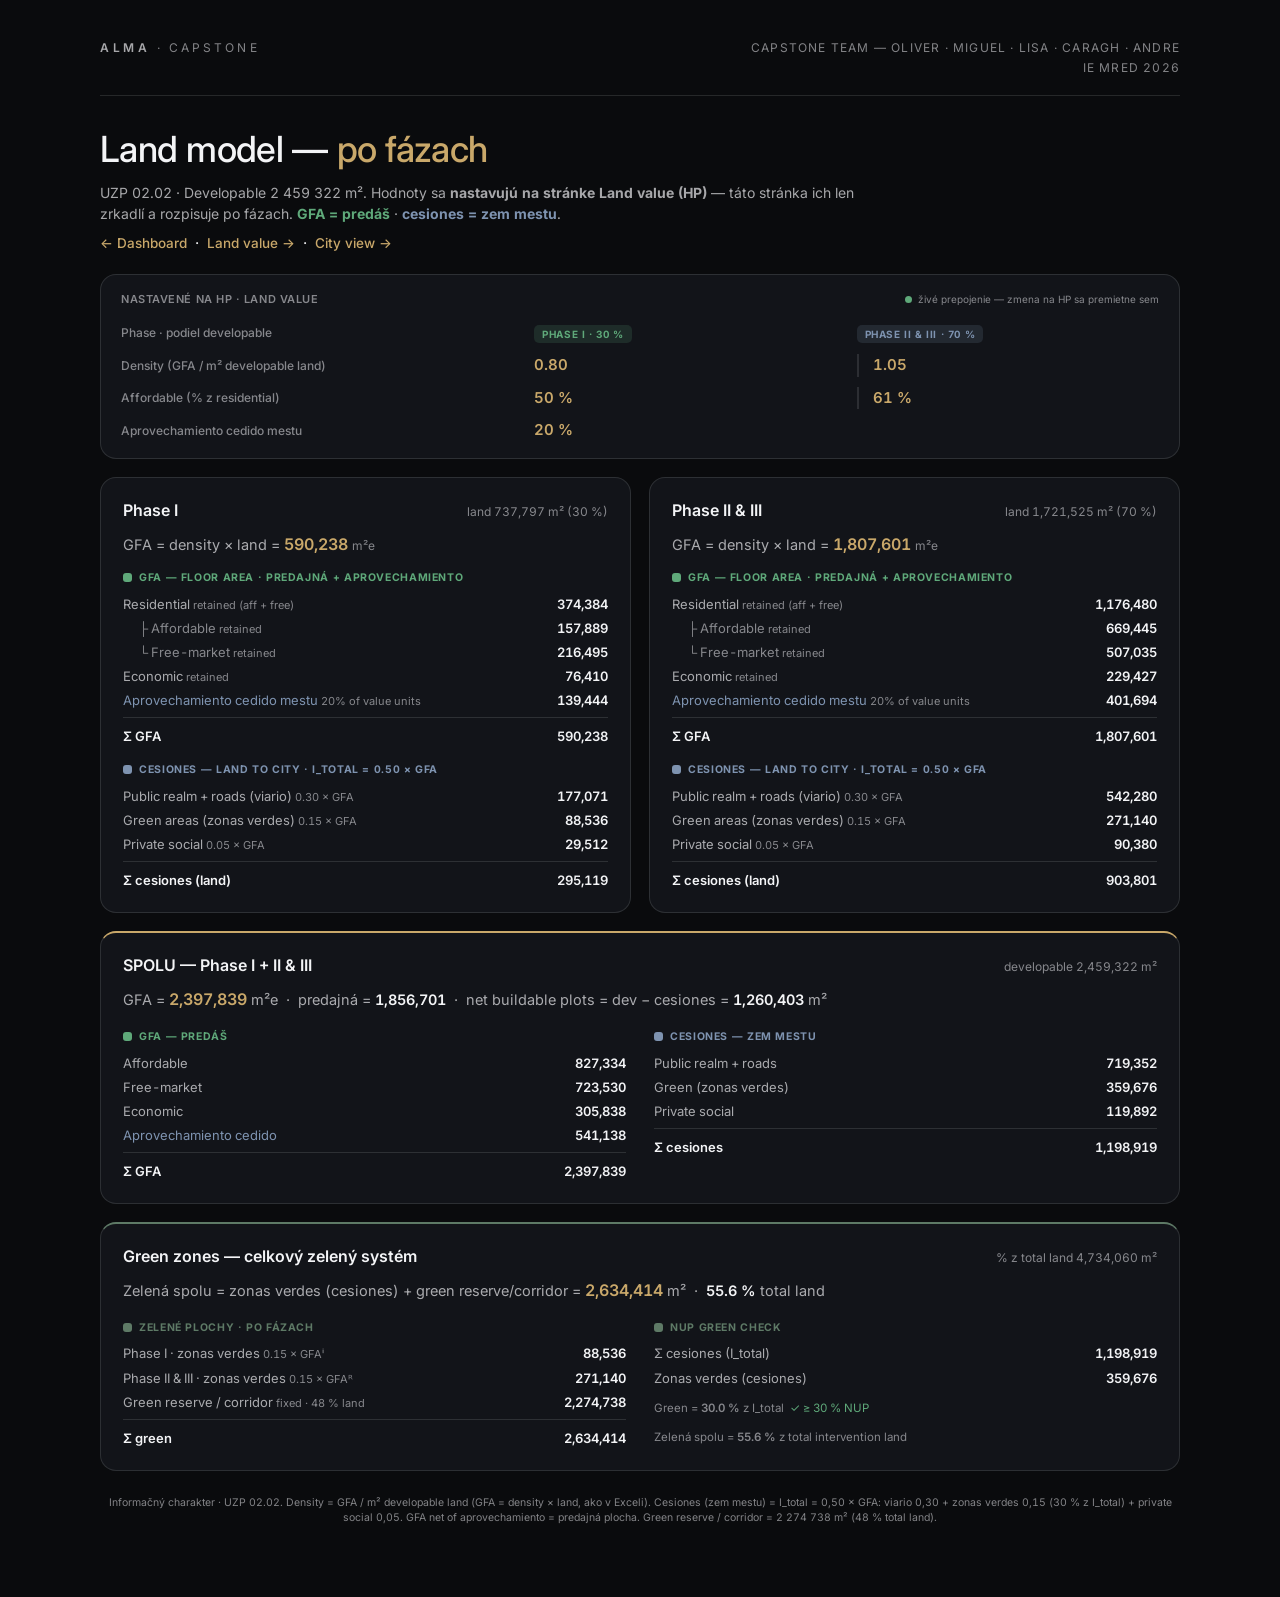
<file: ALMA-App/land-distribution.html>
<!doctype html>
<html lang="sk">
<head>
<meta charset="utf-8">
<meta name="viewport" content="width=device-width, initial-scale=1">
<title>ALMA — Land model · po fázach</title>
<link rel="preconnect" href="https://fonts.googleapis.com">
<link rel="preconnect" href="https://fonts.gstatic.com" crossorigin>
<link href="https://fonts.googleapis.com/css2?family=Inter:wght@300;400;500;600;700&display=swap" rel="stylesheet">
<style>
  :root{
    --bg:#0a0b0d; --bg-2:#121419; --surface:#121419; --surface-2:#171a20;
    --accent:#c9a86a; --accent-l:#d8bd86; --ink:#f3f4f6; --ink-2:rgba(241,242,245,.68); --ink-3:rgba(241,242,245,.52);
    --line:rgba(238,240,243,.12); --sell:#5fa97a; --cede:#7e93b0; --green:#5e7a66; --r:16px;
  }
  *{box-sizing:border-box} html{overflow-x:hidden}
  body{margin:0;background:var(--bg);color:var(--ink);font-family:Inter,-apple-system,sans-serif;
       -webkit-font-smoothing:antialiased;line-height:1.5;font-size:15px;padding:38px 22px 60px;font-variant-numeric:tabular-nums}
  .wrap{max-width:1080px;margin:0 auto}
  h1{font-size:clamp(25px,3.4vw,36px);font-weight:500;letter-spacing:-.02em;margin:0 0 6px}
  h1 .g{color:var(--accent)}
  .sub{color:var(--ink-2);font-size:14px;margin:0 0 22px;max-width:780px}
  .alink{color:var(--accent);text-decoration:none;font-weight:500;font-size:13.5px;display:inline-flex;align-items:center;gap:5px;transition:gap .2s}
  .alink:hover{gap:9px}
  /* passive settings panel (mirrors HP) */
  .src{background:var(--surface);border:1px solid var(--line);border-radius:var(--r);padding:16px 20px;margin-bottom:18px}
  .src-h{display:flex;align-items:center;justify-content:space-between;gap:12px;margin-bottom:14px;flex-wrap:wrap}
  .src-h .lbl{font-size:11px;color:var(--ink-3);text-transform:uppercase;letter-spacing:.05em;font-weight:600}
  .src-grid{display:grid;grid-template-columns:1.3fr 1fr 1fr;gap:10px 20px;align-items:center}
  .src-grid .rh{font-size:12px;color:var(--ink-3);font-weight:500}
  .src-grid .ph{font-size:10px;font-weight:700;text-transform:uppercase;letter-spacing:.06em;padding:3px 8px;border-radius:5px;justify-self:start}
  .t-i{background:rgba(95,169,122,.16);color:var(--sell)} .t-r{background:rgba(126,147,176,.16);color:var(--cede)}
  .src-grid .pv{font-weight:600;font-size:15px;color:var(--accent)}
  .src-grid .pv.sec{border-left:2px solid var(--line);padding-left:14px}
  .src .live{font-size:10px;color:var(--ink-3);display:inline-flex;align-items:center;gap:6px}
  .live .pip{width:7px;height:7px;border-radius:50%;background:var(--sell);box-shadow:0 0 0 0 rgba(95,169,122,.5);animation:pulse 2.4s infinite}
  @keyframes pulse{0%{box-shadow:0 0 0 0 rgba(95,169,122,.45)}70%{box-shadow:0 0 0 7px rgba(95,169,122,0)}100%{box-shadow:0 0 0 0 rgba(95,169,122,0)}}
  /* phase cards */
  .phases{display:grid;grid-template-columns:1fr 1fr;gap:18px}
  .card{background:var(--surface);border:1px solid var(--line);border-radius:var(--r);padding:20px 22px}
  .card.tot{grid-column:1/-1;border-top:2px solid var(--accent)}
  .card.green{grid-column:1/-1;border-top:2px solid var(--green)}
  .ch{display:flex;align-items:baseline;gap:9px;margin:0 0 3px}
  .ch .t{font-weight:600;font-size:16px}
  .ch .l{color:var(--ink-3);font-size:12px;margin-left:auto}
  .eq{font-size:14.5px;margin:10px 0 4px;color:var(--ink-2)}
  .eq b{color:var(--ink);font-weight:600}
  .eq .big{color:var(--accent);font-weight:600;font-size:16px}
  .scat{margin-top:14px}
  .scat .sh{font-size:10.5px;font-weight:700;text-transform:uppercase;letter-spacing:.06em;margin:0 0 6px;display:flex;align-items:center;gap:7px}
  .scat.sell .sh{color:var(--sell)} .scat.cede .sh{color:var(--cede)} .scat.grn .sh{color:var(--green)}
  .dot{width:9px;height:9px;border-radius:3px}
  .tree{font-size:13px;line-height:1.85}
  .nd{display:grid;grid-template-columns:1fr auto;gap:12px}
  .nd .lb{color:var(--ink-2)} .nd .lb.i1{padding-left:16px;color:var(--ink-3)}
  .nd .vv{font-weight:600;color:var(--ink);white-space:nowrap}
  .nd .fm{color:var(--ink-3);font-size:11px}
  .scat .tt{display:grid;grid-template-columns:1fr auto;gap:12px;border-top:1px solid var(--line);margin-top:5px;padding-top:6px;font-weight:600}
  .scat .tt .vv{color:var(--ink)}
  .chk{font-size:11.5px;margin-top:8px;color:var(--ink-3)} .chk b{font-weight:600}
  .ok{color:var(--sell)} .no{color:#ff9a9a}
  .disc{font-size:10.5px;color:var(--ink-3);margin-top:24px;text-align:center}
  @media(max-width:820px){.src-grid{grid-template-columns:1fr}.phases{grid-template-columns:1fr}.card.green .gg{grid-template-columns:1fr}}
</style>
</head>
<body>
<div class="wrap">
  <div style="display:flex;justify-content:space-between;align-items:baseline;padding-bottom:16px;border-bottom:1px solid var(--line);margin-bottom:26px;font-size:12px;text-transform:uppercase;color:var(--ink-3)">
    <span style="letter-spacing:.26em"><b style="color:var(--ink-2);font-weight:600;letter-spacing:.3em">ALMA</b> · Capstone</span>
    <span style="text-align:right;line-height:1.7;letter-spacing:.1em">Capstone team — Oliver · Miguel · Lisa · Caragh · Andre<br>IE MRED 2026</span>
  </div>
  <h1>Land model — <span class="g">po fázach</span></h1>
  <p class="sub">UZP 02.02 · Developable 2 459 322 m². Hodnoty sa <b>nastavujú na stránke Land value (HP)</b> — táto stránka ich len zrkadlí a rozpisuje po fázach. <b style="color:var(--sell)">GFA = predáš</b> · <b style="color:var(--cede)">cesiones = zem mestu</b>.</p>
  <p style="margin:-14px 0 20px"><a class="alink" href="index.html">&larr; Dashboard</a> &nbsp;·&nbsp; <a class="alink" href="land-value.html">Land value &rarr;</a> &nbsp;·&nbsp; <a class="alink" href="city.html">City view &rarr;</a></p>

  <!-- PASSIVE SETTINGS (mirror of HP via localStorage) -->
  <div class="src">
    <div class="src-h">
      <span class="lbl">Nastavené na HP · Land value</span>
      <span class="live"><span class="pip"></span>živé prepojenie — zmena na HP sa premietne sem</span>
    </div>
    <div class="src-grid">
      <div class="rh">Phase · podiel developable</div>
      <div><span class="ph t-i">Phase I · 30 %</span></div>
      <div><span class="ph t-r">Phase II &amp; III · 70 %</span></div>
      <div class="rh">Density (GFA / m² developable land)</div>
      <div class="pv" id="vDI">0.80</div>
      <div class="pv sec" id="vDR">1.05</div>
      <div class="rh">Affordable (% z residential)</div>
      <div class="pv" id="vAI">50 %</div>
      <div class="pv sec" id="vAR">61 %</div>
      <div class="rh">Aprovechamiento cedido mestu</div>
      <div class="pv" id="vCess" style="grid-column:2/-1">20 %</div>
    </div>
  </div>

  <!-- PHASE CARDS -->
  <div class="phases">
    <div class="card" id="cardI"></div>
    <div class="card" id="cardR"></div>
    <div class="card tot" id="cardT"></div>
    <div class="card green" id="cardG"></div>
  </div>

  <p class="disc">Informačný charakter · UZP 02.02. Density = GFA / m² developable land (GFA = density × land, ako v Exceli). Cesiones (zem mestu) = I_total = 0,50 × GFA: viario 0,30 + zonas verdes 0,15 (30 % z I_total) + private social 0,05. GFA net of aprovechamiento = predajná plocha. Green reserve / corridor = 2 274 738 m² (48 % total land).</p>
</div>

<script>
  const DEV=2459322, LAND=4734060, TOT=LAND/DEV;       // 1.9249 — total-density → developable
  const LAND_P1=737797, LAND_R=1721525;                // fixed HP split 30 / 70
  const LAND_RES=LAND-DEV;                             // 2,274,738 green reserve / corridor (48%)
  let RESID=0.85;
  const $=id=>document.getElementById(id);
  const f0=x=>Math.round(x).toLocaleString('en-US');
  // ---- read HP settings from localStorage (keys written by the Land value app) ----
  const DEF={dI:0.80,dR:1.05,aI:50,aR:61,cess:20,resiShare:85};   // proposed model default (mirrors Land value HP)
  function readLS(k){try{return JSON.parse(localStorage.getItem(k))||{}}catch(e){return {}}}
  function settings(){
    const sh=readLS('losCerros_shared'), pg=readLS('losCerros_dev');
    const g=(k)=>{const v=sh[k]!==undefined?sh[k]:(pg[k]!==undefined?pg[k]:DEF[k]); return +v;};
    return {dI:g('dI'),dR:g('dR'),aI:g('aI')/100,aR:g('aR')/100,cess:g('cess')/100,resiShare:g('resiShare')/100};
  }
  // ---- one phase · value-unit aprovechamiento cession (replicates Excel City-30Y / Model) ----
  function phase(land, dTotal, affShare, cess, resiShare){
    const RESI=Math.min(1,Math.max(0,resiShare)), ECON=1-RESI;
    const coefFree=1, coefAff=0.5, cessPct=cess, handAff=0.5;   // value weights & handover mix (policy)
    const gfa=land*dTotal;                               // GFA = density × developable land
    const resiRaw=gfa*RESI, econRaw=gfa*ECON;
    const affQ=resiRaw*affShare, freeQ=resiRaw*(1-affShare);
    const vu=affQ*coefAff+freeQ*coefFree+econRaw*coefFree;      // aprovechamiento (value units)
    const ent=vu*cessPct;                                       // city entitlement (20% of value)
    const cessAff=ent*handAff/coefFree*(coefFree/coefAff);      // ceded affordable plots (coef 0.5)
    const cessFE=ent*(1-handAff)/coefFree;                      // ceded free/econ plots (coef 1.0)
    const pool=freeQ+econRaw;
    const retAff=affQ-cessAff;
    const retFree=freeQ-(pool>0?cessFE*(freeQ/pool):0);
    const retEcon=econRaw-(pool>0?cessFE*(econRaw/pool):0);
    const ceded=cessAff+cessFE;                                 // total ceded m²e (value-unit basis ≈ 22.6% of GFA)
    const resi=retAff+retFree, aff=retAff, free=retFree, eco=retEcon;
    const realm=0.30*gfa, green=0.15*gfa, soc=0.05*gfa, ces=realm+green+soc;  // physical cesiones I_total = 0.50×GFA
    return {land,gfa,gfaR:resi+eco,resi,aff,free,eco,ceded,realm,green,soc,ces};
  }
  function ndRow(lab,formula,val,indent){
    return `<div class="nd"><span class="lb ${indent?'i1':''}">${lab} ${formula?`<span class="fm">${formula}</span>`:''}</span><span class="vv">${f0(val)}</span></div>`;
  }
  function cardHTML(p, tag, tagClass, landNote){
    return `<div class="ch"><span class="t">${tag}</span><span class="l">${landNote}</span></div>
      <div class="eq">GFA = density × land = <span class="big">${f0(p.gfa)}</span> <span style="color:var(--ink-3);font-size:12px">m²e</span></div>
      <div class="scat sell"><div class="sh"><span class="dot" style="background:var(--sell)"></span>GFA — floor area · predajná + aprovechamiento</div><div class="tree">
        ${ndRow('Residential','retained (aff + free)',p.resi)}
        ${ndRow('├ Affordable','retained',p.aff,true)}
        ${ndRow('└ Free-market','retained',p.free,true)}
        ${ndRow('Economic','retained',p.eco)}
        ${ndRow('<span style="color:var(--cede)">Aprovechamiento cedido mestu</span>','20% of value units',p.ceded)}
        <div class="tt"><span>Σ GFA</span><span class="vv">${f0(p.gfa)}</span></div>
      </div></div>
      <div class="scat cede"><div class="sh"><span class="dot" style="background:var(--cede)"></span>CESIONES — land to city · I_total = 0.50 × GFA</div><div class="tree">
        ${ndRow('Public realm + roads (viario)','0.30 × GFA',p.realm)}
        ${ndRow('Green areas (zonas verdes)','0.15 × GFA',p.green)}
        ${ndRow('Private social','0.05 × GFA',p.soc)}
        <div class="tt"><span>Σ cesiones (land)</span><span class="vv">${f0(p.ces)}</span></div>
      </div></div>`;
  }
  function render(){
    const s=settings(); RESID=s.resiShare;
    // mirror settings panel
    $('vDI').textContent=s.dI.toFixed(2); $('vDR').textContent=s.dR.toFixed(2);
    $('vAI').textContent=Math.round(s.aI*100)+' %'; $('vAR').textContent=Math.round(s.aR*100)+' %';
    $('vCess').textContent=Math.round(s.cess*100)+' %';
    const PI=phase(LAND_P1,s.dI,s.aI,s.cess,s.resiShare), PR=phase(LAND_R,s.dR,s.aR,s.cess,s.resiShare);
    $('cardI').innerHTML=cardHTML(PI,'Phase I','t-i',`land ${f0(LAND_P1)} m² (30 %)`);
    $('cardR').innerHTML=cardHTML(PR,'Phase II & III','t-r',`land ${f0(LAND_R)} m² (70 %)`);
    // total
    const T={gfa:PI.gfa+PR.gfa, gfaR:PI.gfaR+PR.gfaR, aff:PI.aff+PR.aff, free:PI.free+PR.free, eco:PI.eco+PR.eco,
             realm:PI.realm+PR.realm, green:PI.green+PR.green, soc:PI.soc+PR.soc, ces:PI.ces+PR.ces, ceded:PI.ceded+PR.ceded};
    const plots=DEV-T.ces;
    $('cardT').innerHTML=`<div class="ch"><span class="t">SPOLU — Phase I + II &amp; III</span><span class="l">developable ${f0(DEV)} m²</span></div>
      <div class="eq">GFA = <span class="big">${f0(T.gfa)}</span> m²e &nbsp;·&nbsp; predajná = <b>${f0(T.gfaR)}</b> &nbsp;·&nbsp; net buildable plots = dev − cesiones = <b>${f0(plots)}</b> m²</div>
      <div style="display:grid;grid-template-columns:1fr 1fr;gap:0 28px">
        <div class="scat sell"><div class="sh"><span class="dot" style="background:var(--sell)"></span>GFA — predáš</div><div class="tree">
          ${ndRow('Affordable',null,T.aff)}${ndRow('Free-market',null,T.free)}${ndRow('Economic',null,T.eco)}
          ${ndRow('<span style="color:var(--cede)">Aprovechamiento cedido</span>',null,T.ceded)}
          <div class="tt"><span>Σ GFA</span><span class="vv">${f0(T.gfa)}</span></div>
        </div></div>
        <div class="scat cede"><div class="sh"><span class="dot" style="background:var(--cede)"></span>CESIONES — zem mestu</div><div class="tree">
          ${ndRow('Public realm + roads',null,T.realm)}${ndRow('Green (zonas verdes)',null,T.green)}${ndRow('Private social',null,T.soc)}
          <div class="tt"><span>Σ cesiones</span><span class="vv">${f0(T.ces)}</span></div>
        </div></div>
      </div>`;
    // GREEN ZONES — dedicated breakdown (the addition on top of HP)
    const greenPub=T.green;                              // zonas verdes within cesiones (both phases)
    const greenTot=greenPub+LAND_RES;                    // + fixed reserve / corridor
    const pctTot=greenTot/LAND*100;                      // % of total intervention land
    const greenOfPublic=T.green/T.ces*100;               // NUP: green ≥30% of I_total (total cesiones block)
    const ok30=greenOfPublic>=29.5;
    $('cardG').innerHTML=`<div class="ch"><span class="t">Green zones — celkový zelený systém</span><span class="l">% z total land ${f0(LAND)} m²</span></div>
      <div class="eq">Zelená spolu = zonas verdes (cesiones) + green reserve/corridor = <span class="big">${f0(greenTot)}</span> m² &nbsp;·&nbsp; <b>${pctTot.toFixed(1)} %</b> total land</div>
      <div class="gg" style="display:grid;grid-template-columns:1fr 1fr;gap:0 28px">
        <div class="scat grn"><div class="sh"><span class="dot" style="background:var(--green)"></span>Zelené plochy · po fázach</div><div class="tree">
          ${ndRow('Phase I · zonas verdes','0.15 × GFAⁱ',PI.green)}
          ${ndRow('Phase II & III · zonas verdes','0.15 × GFAᴿ',PR.green)}
          ${ndRow('Green reserve / corridor','fixed · 48 % land',LAND_RES)}
          <div class="tt"><span>Σ green</span><span class="vv">${f0(greenTot)}</span></div>
        </div></div>
        <div class="scat grn"><div class="sh"><span class="dot" style="background:var(--green)"></span>NUP green check</div><div class="tree">
          ${ndRow('Σ cesiones (I_total)',null,T.ces)}
          ${ndRow('Zonas verdes (cesiones)',null,greenPub)}
          <div class="chk">Green = <b>${greenOfPublic.toFixed(1)} %</b> z I_total &nbsp;<span class="${ok30?'ok':'no'}">${ok30?'✓ ≥ 30 % NUP':'✗ &lt; 30 % NUP'}</span></div>
          <div class="chk">Zelená spolu = <b>${pctTot.toFixed(1)} %</b> z total intervention land</div>
        </div></div>
      </div>`;
  }
  // live-sync: re-render whenever HP writes new settings to localStorage
  window.addEventListener('storage',e=>{ if(e.key==='losCerros_shared'||e.key==='losCerros_dev') render(); });
  render();
</script>
</body>
</html>
</file>
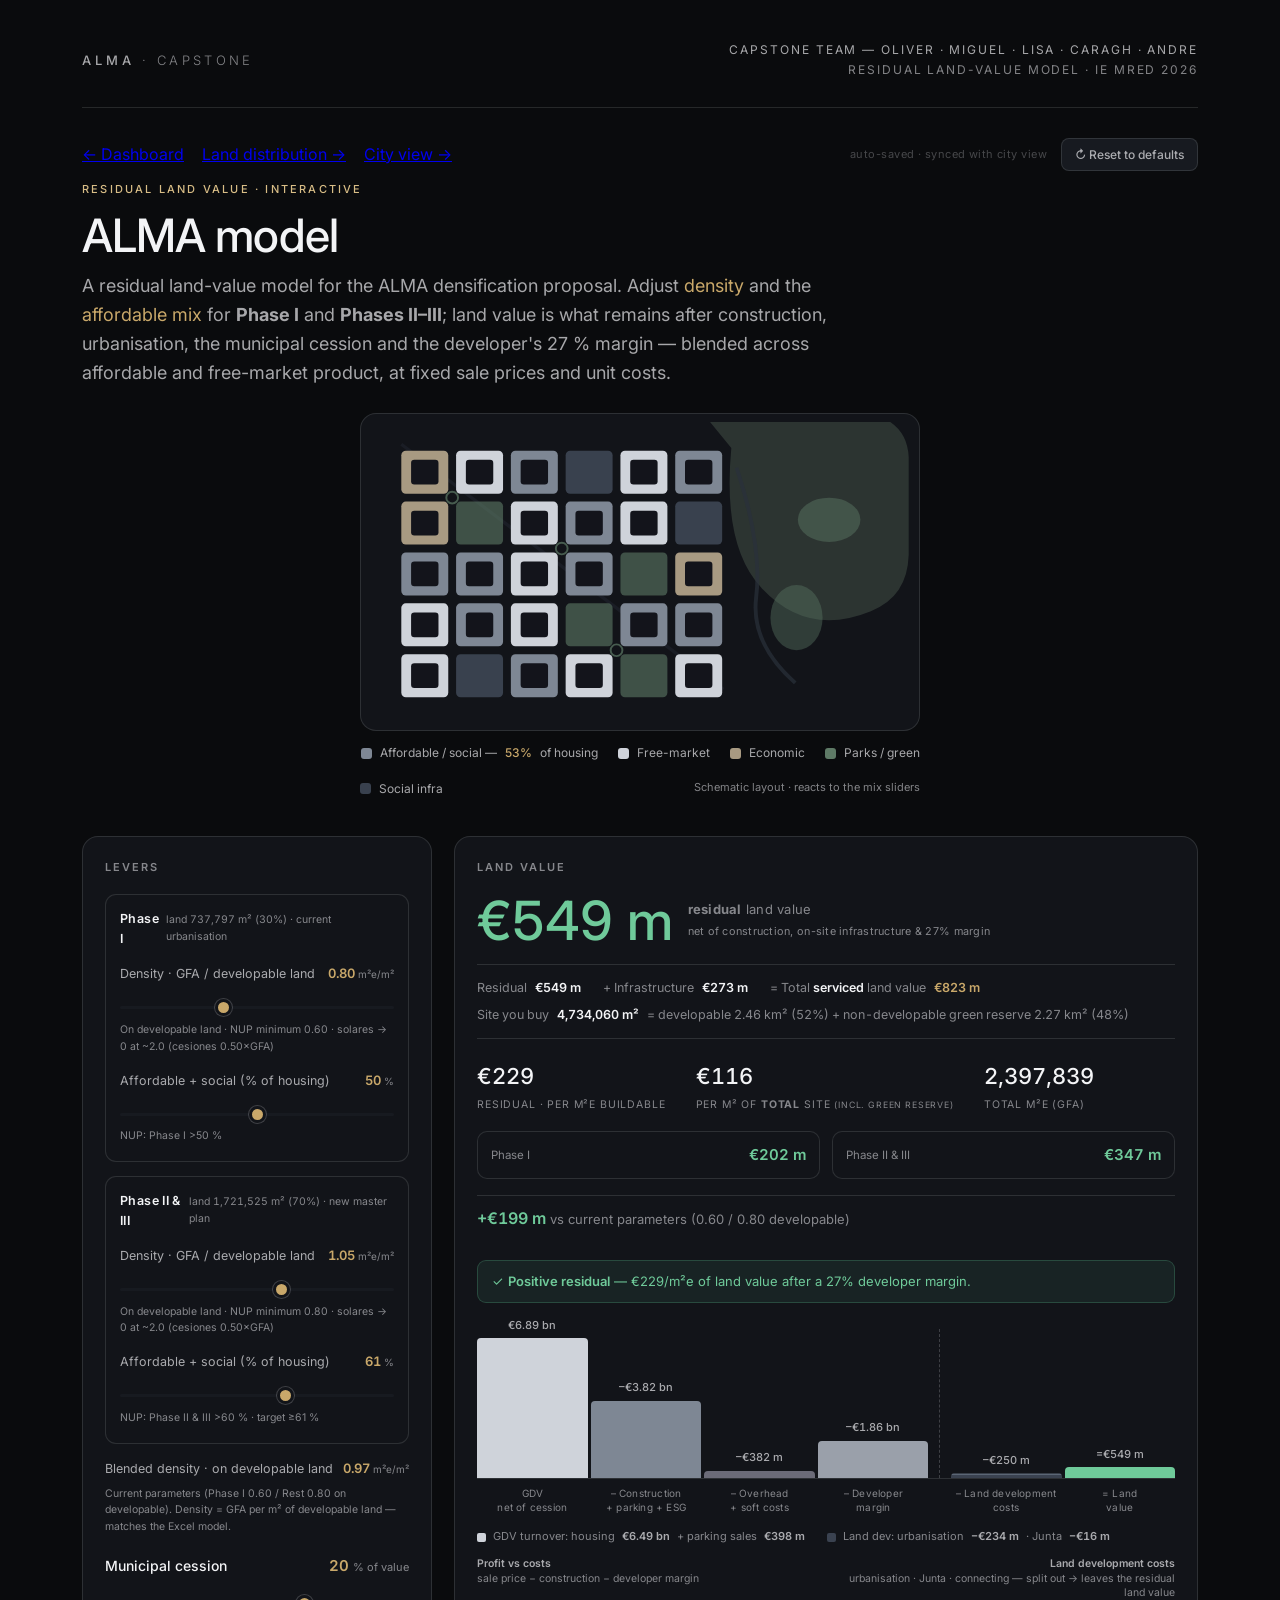
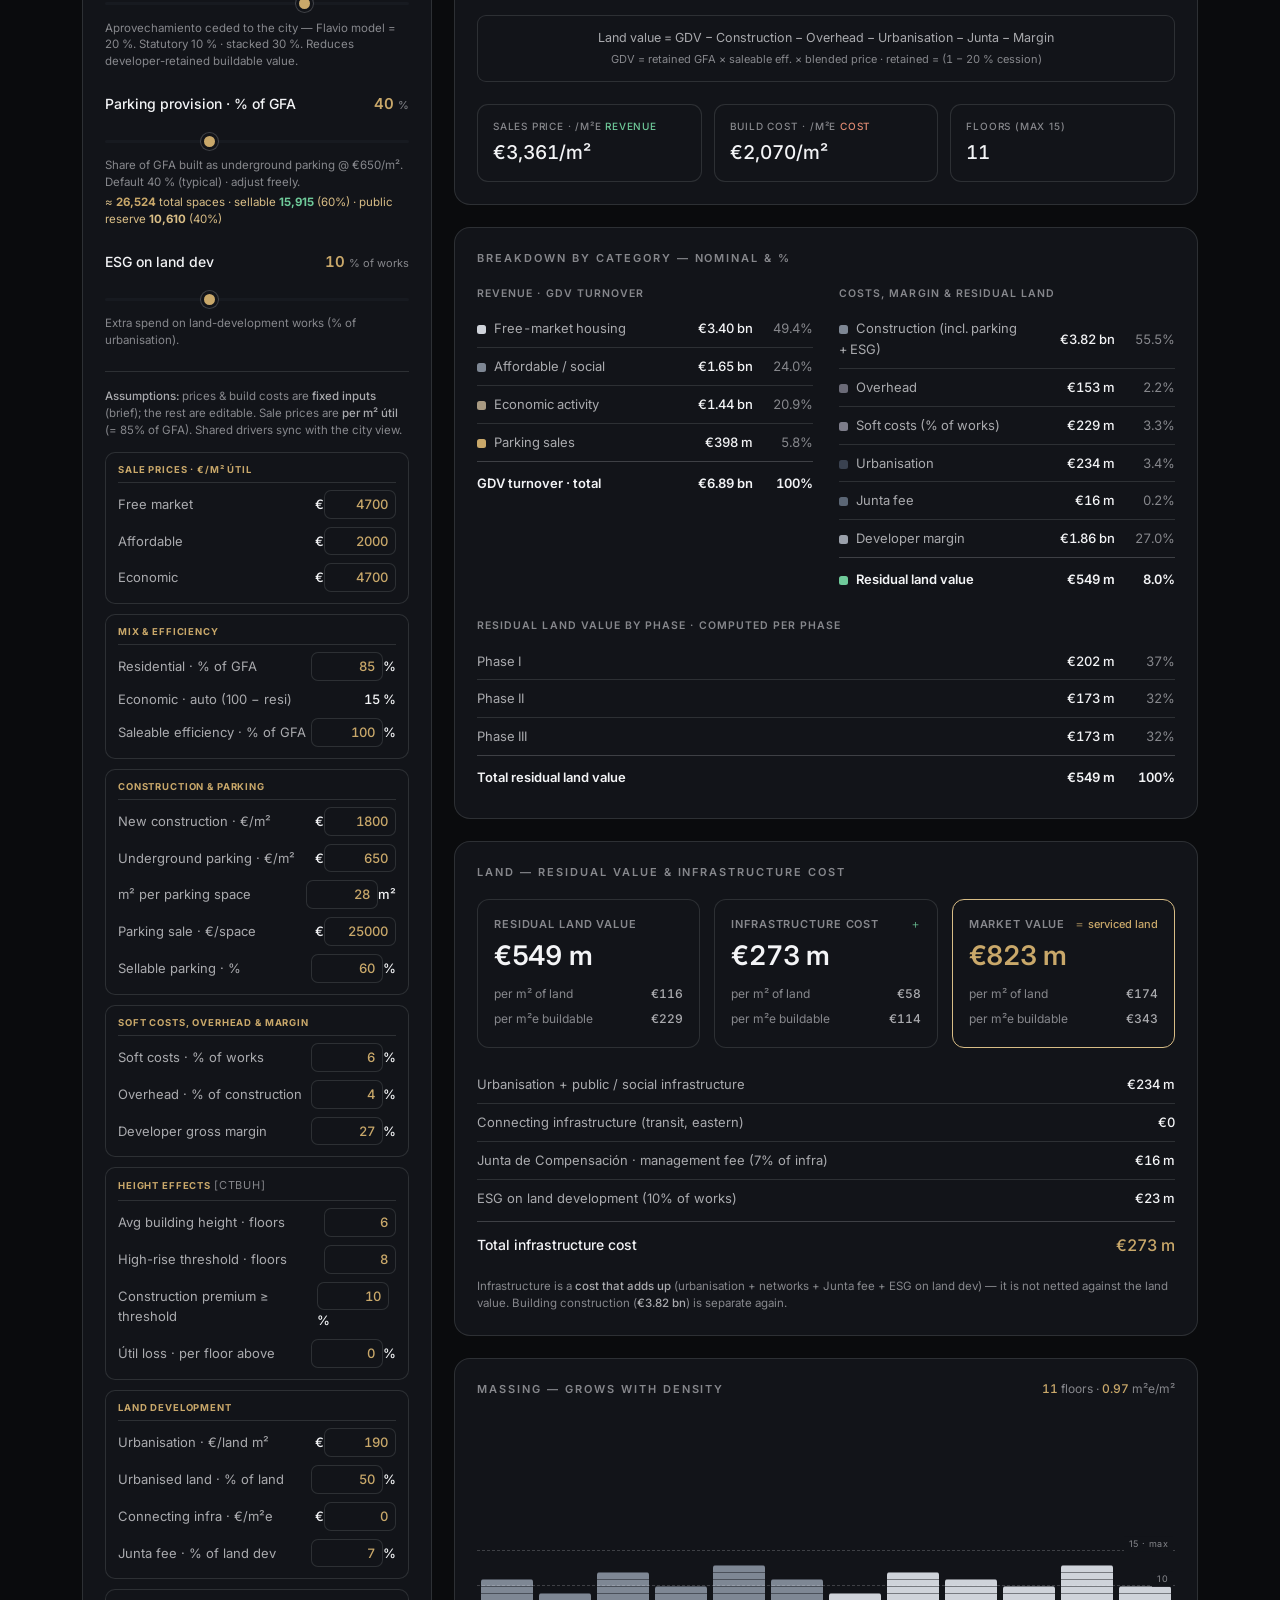
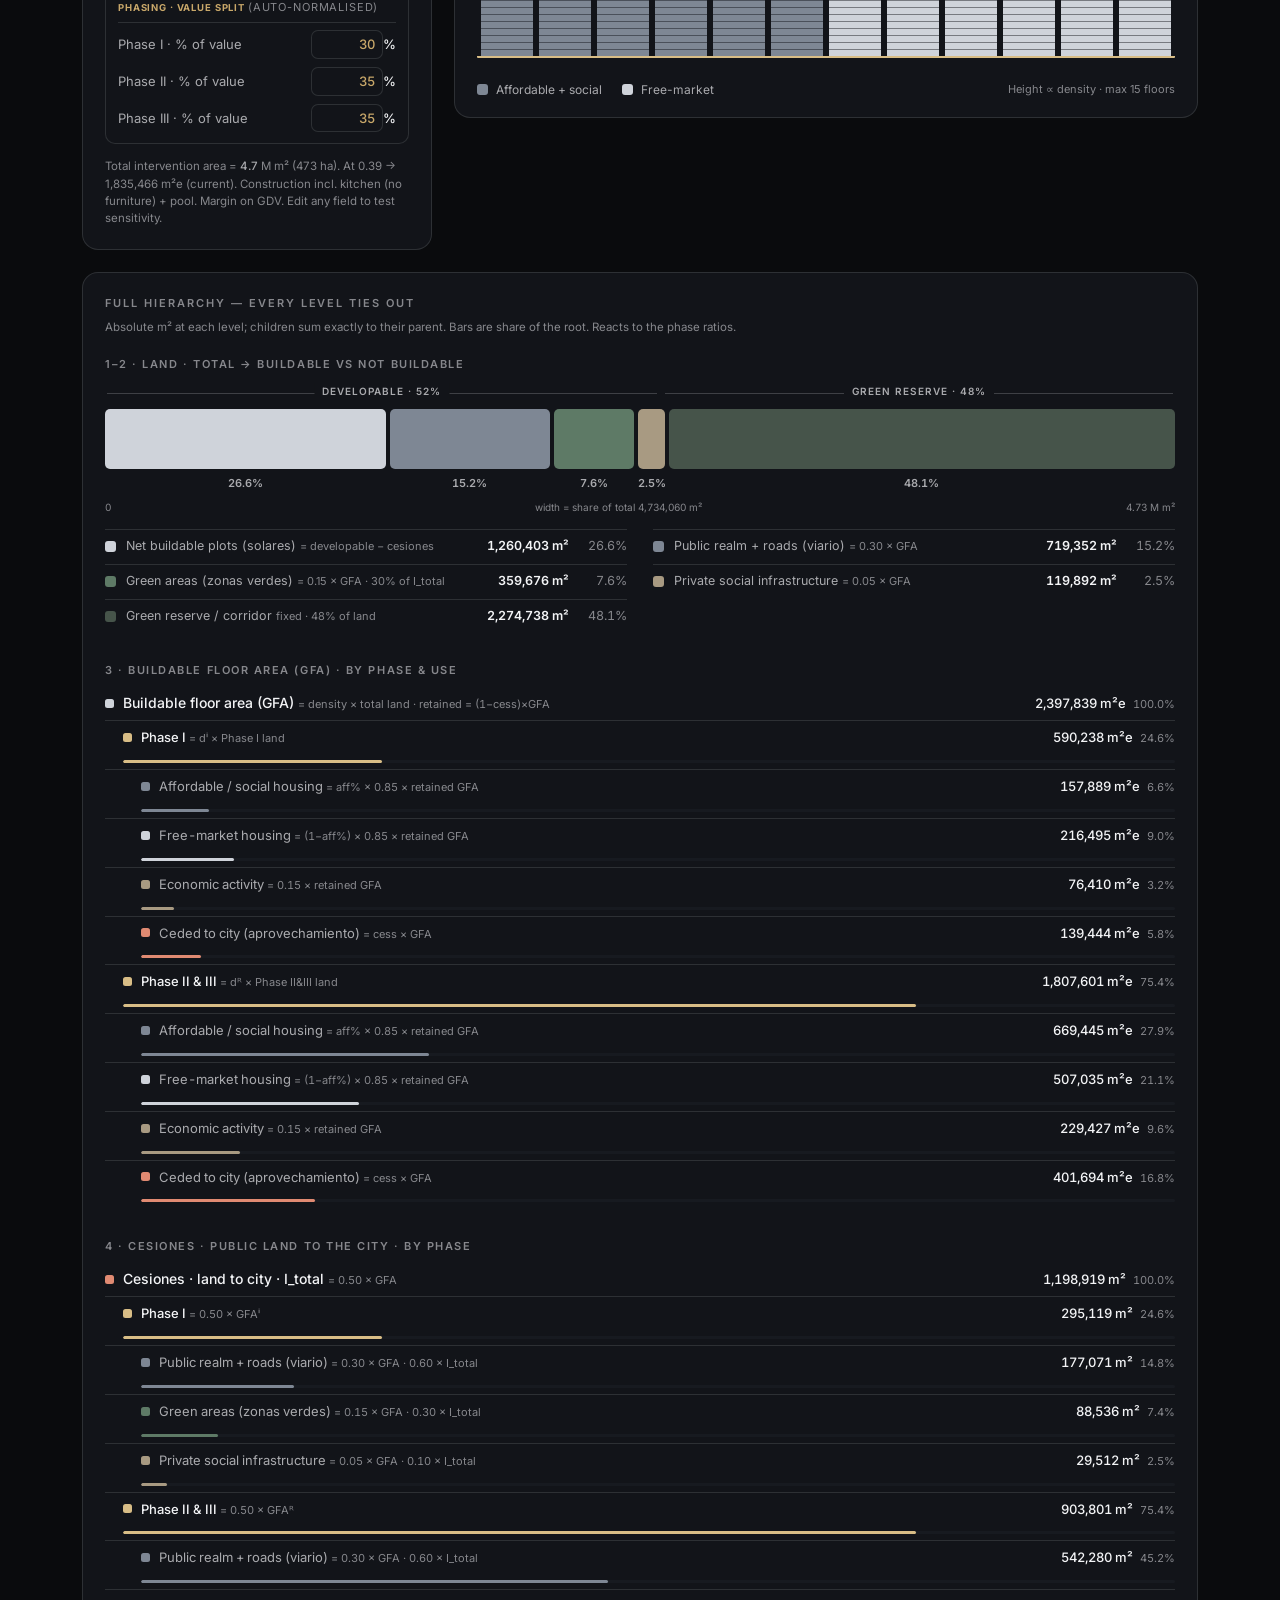
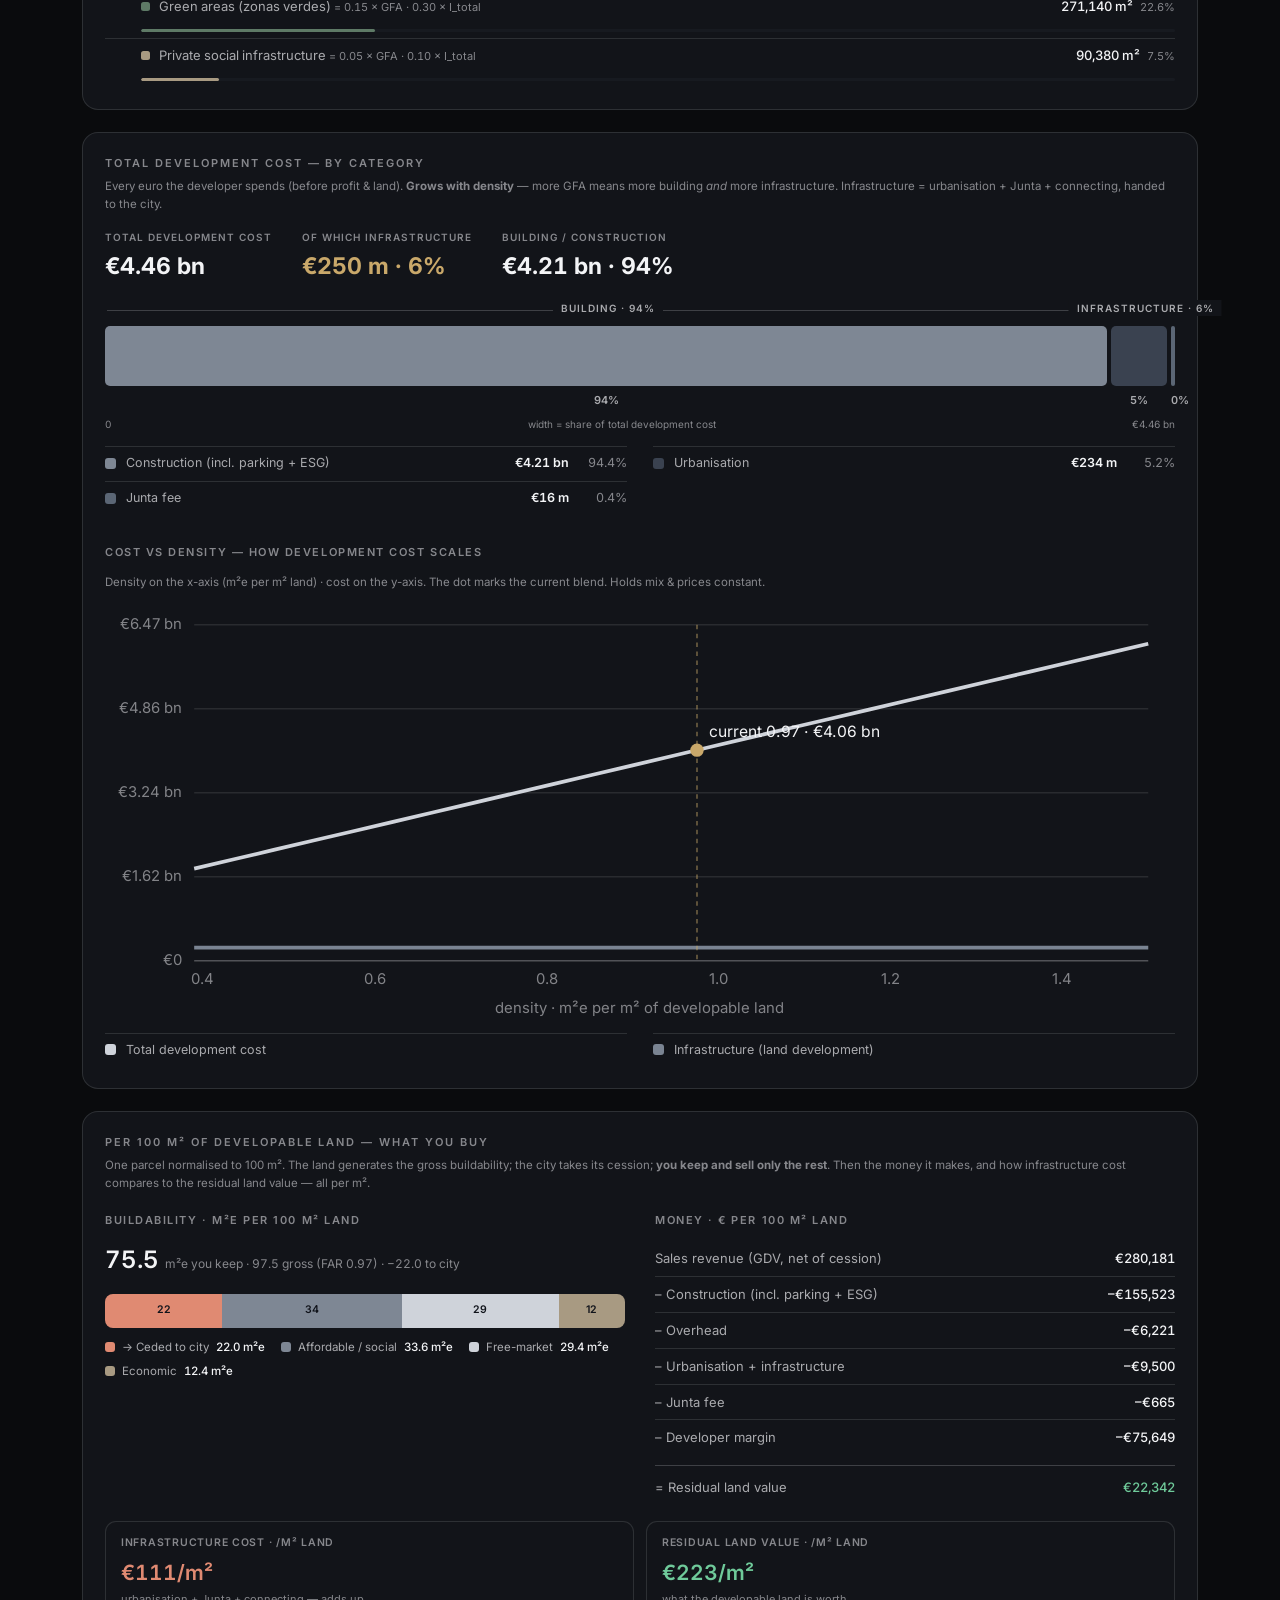
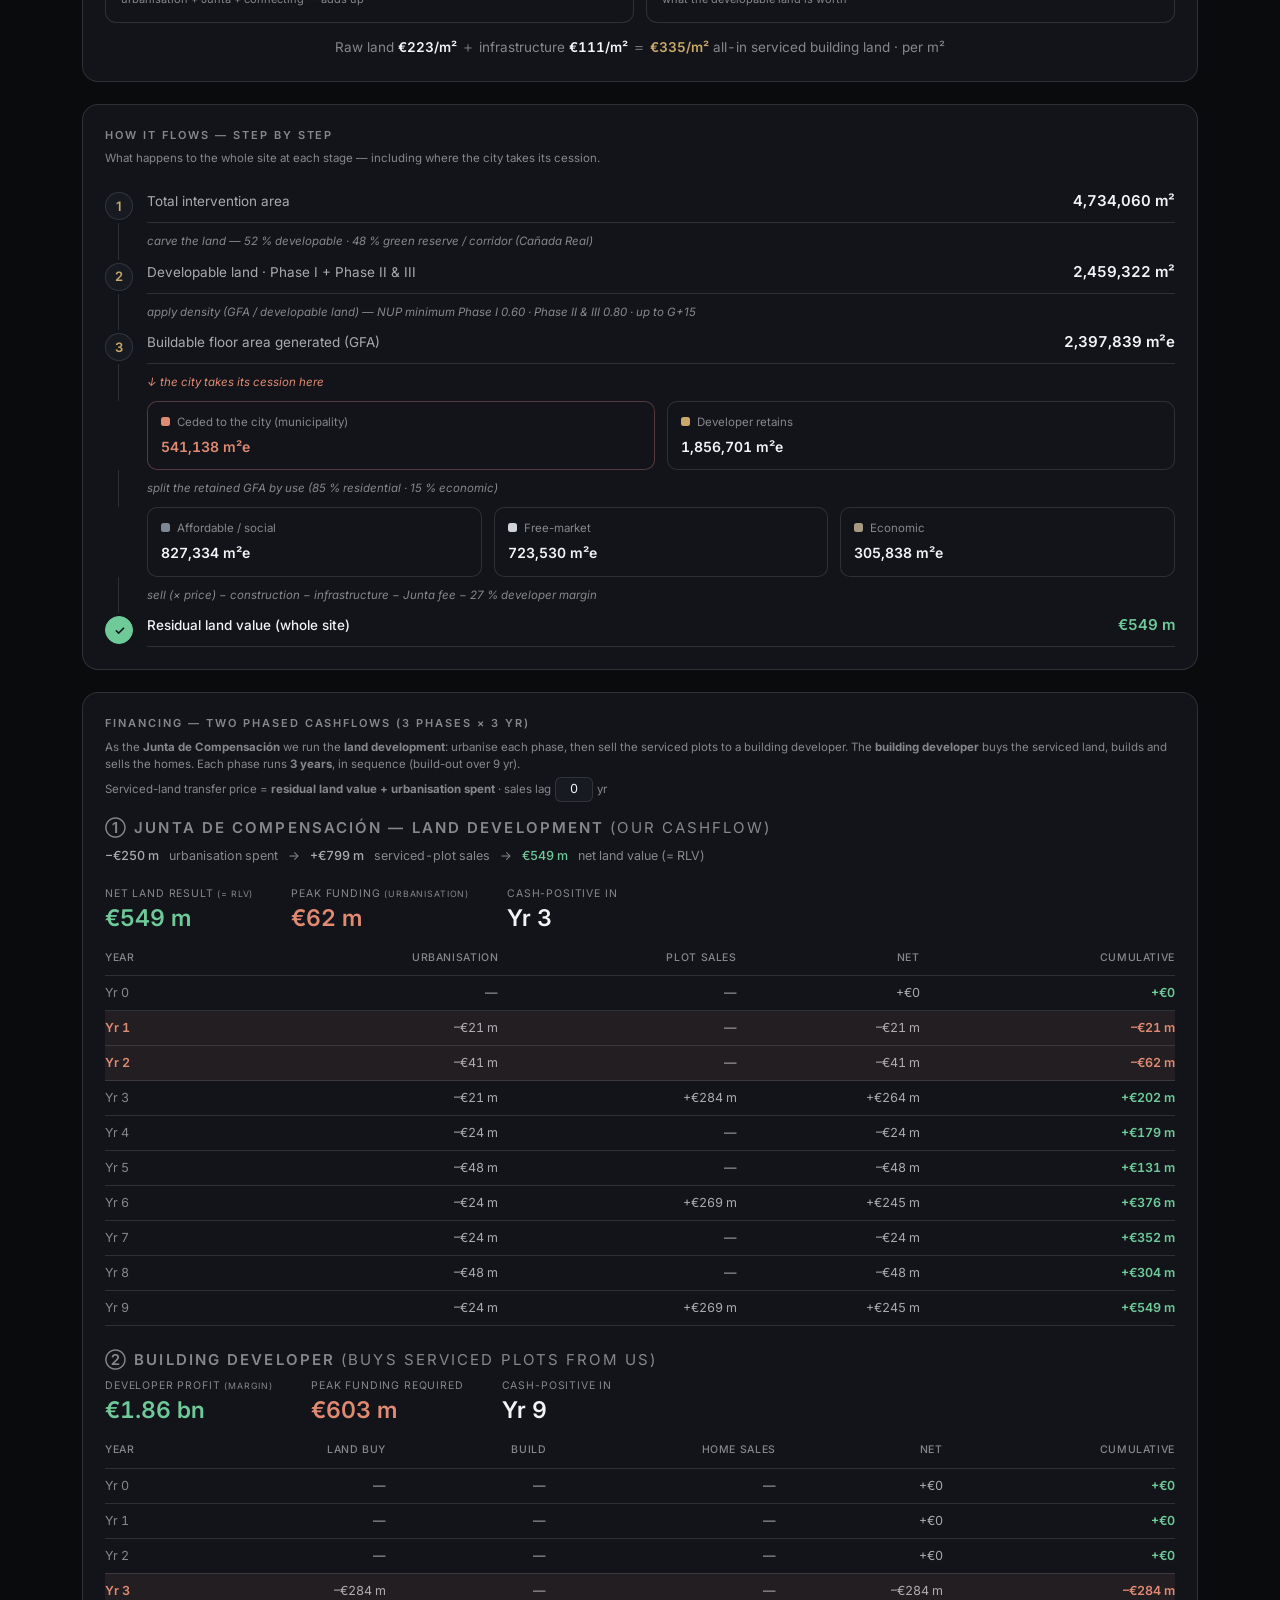
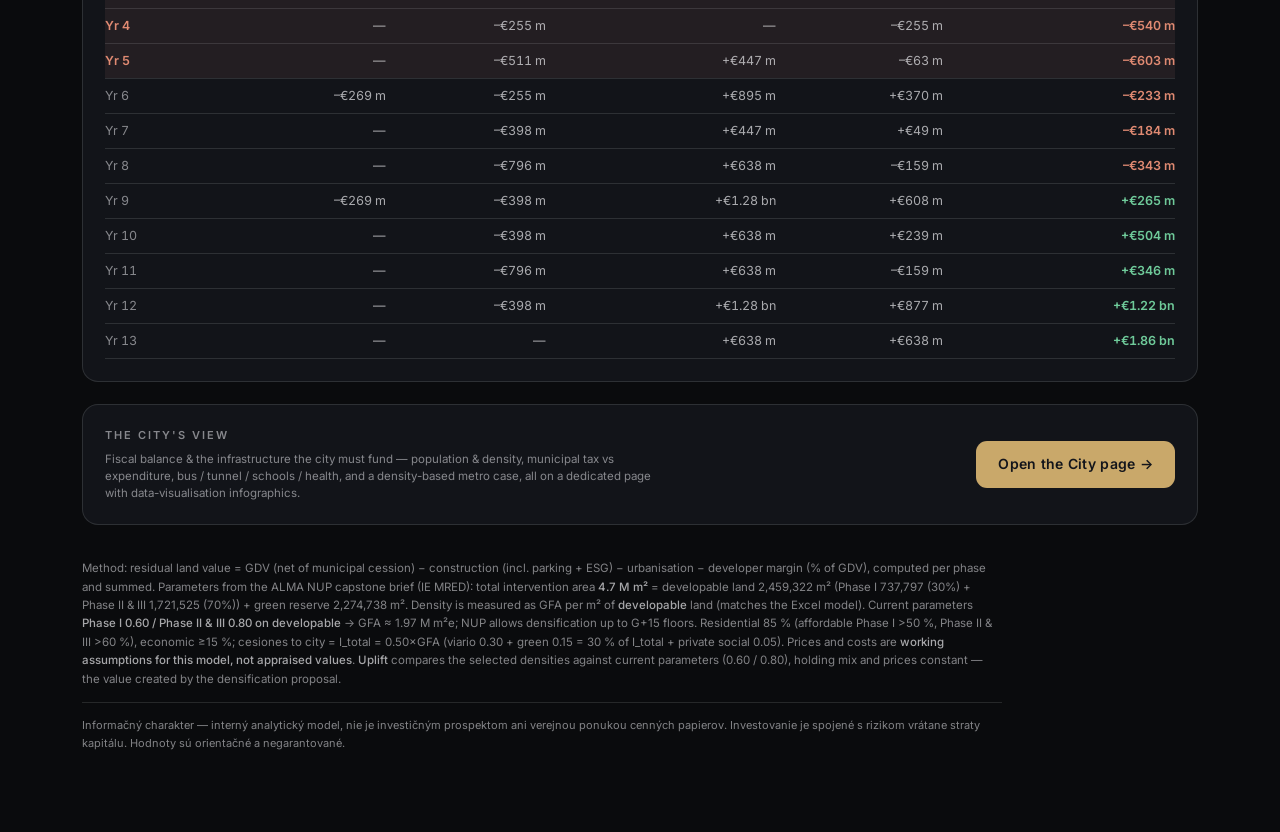
<file: ALMA-App/land-value.html>
<!doctype html>
<html lang="en">
<head>
<meta charset="utf-8">
<meta name="viewport" content="width=device-width, initial-scale=1">
<title>ALMA · Residual Land Value · Capstone</title>
<link rel="preconnect" href="https://fonts.googleapis.com">
<link rel="preconnect" href="https://fonts.gstatic.com" crossorigin>
<link href="https://fonts.googleapis.com/css2?family=Inter:wght@300;400;500;600;700&display=swap" rel="stylesheet">
<style>
:root{
  --bg:#0a0b0d; --bg-2:#121419; --surface:#121419; --surface-2:#171a20;
  --accent:#c9a86a; --accent-d:#d8bd86; --blue-l:#9aa0aa;
  --ink:#f3f4f6; --ink-2:rgba(241,242,245,.68); --ink-3:rgba(241,242,245,.52);
  --line:rgba(238,240,243,.12); --line-2:rgba(238,240,243,.2);
  --up:#6fca9a; --down:#e08a72;
  --free:#cfd3da; --aff:#7e8794;
  --r:16px; --ease:cubic-bezier(.22,.61,.36,1);
}
*{box-sizing:border-box}
html{overflow-x:hidden}
body{margin:0; font-family:'Inter',-apple-system,BlinkMacSystemFont,'Segoe UI',sans-serif;
  background:var(--bg); color:var(--ink); -webkit-font-smoothing:antialiased; line-height:1.6; font-size:16px;}
.num,[data-num]{font-variant-numeric:tabular-nums}
.wrap{max-width:1180px; margin:0 auto; padding:40px 32px 80px}
@media(max-width:1150px){.wrap{padding:32px 22px 64px}}

.brandbar{display:flex; align-items:center; justify-content:space-between; padding-bottom:26px; border-bottom:1px solid var(--line); margin-bottom:30px}
.brandbar .mark{font-weight:300; letter-spacing:.26em; font-size:13px; text-transform:uppercase; color:var(--ink-3)}
.brandbar .mark b{color:var(--ink-2); font-weight:500; letter-spacing:.3em}
.brandbar .ctx{font-size:12px; color:var(--ink-3); letter-spacing:.16em; text-transform:uppercase; text-align:right; line-height:1.7}

.eyebrow{font-size:11px; letter-spacing:.2em; text-transform:uppercase; color:var(--accent-d); font-weight:500}
h1{font-size:clamp(30px,4.4vw,46px); font-weight:500; letter-spacing:-.02em; line-height:1.08; margin:12px 0 12px}
.lede{color:var(--ink-2); font-size:clamp(15px,1.6vw,18px); max-width:780px; margin:0; font-weight:400}

.hero{margin:26px auto 0; position:relative; max-width:560px}
.layoutbox{background:var(--bg-2); border:1px solid var(--line); border-radius:var(--r); padding:8px}
.layoutbox svg{width:100%; display:block; height:auto; max-height:300px}
.herolegend{display:flex; gap:16px 20px; flex-wrap:wrap; align-items:center; margin-top:12px; justify-content:center}
.herolegend span{display:flex; align-items:center; gap:8px; font-size:12px; color:var(--ink-2)}
.herolegend i{width:11px; height:11px; border-radius:3px; display:inline-block}
.herolegend b{color:var(--accent); font-weight:500}
.herolegend .cap{margin-left:auto; color:var(--ink-3); font-size:11px}
.grid{display:grid; grid-template-columns:350px 1fr; gap:22px; margin-top:38px; align-items:start}
@media(max-width:920px){.grid{grid-template-columns:1fr}}

.card{background:var(--surface); border:1px solid var(--line); border-radius:var(--r)}
.pad{padding:22px}
.card h2{font-size:11px; letter-spacing:.18em; text-transform:uppercase; color:var(--ink-3); margin:0 0 18px; font-weight:600}

/* ---- controls ---- */
.ctrl{margin-bottom:22px}
.ctrl:last-child{margin-bottom:0}
.ctrl .top{display:flex; justify-content:space-between; align-items:baseline; margin-bottom:9px}
.ctrl .name{font-weight:500; font-size:14px; color:var(--ink)}
.ctrl .val{font-weight:600; font-size:15px; font-variant-numeric:tabular-nums; color:var(--accent)}
.ctrl .val small{font-weight:400; color:var(--ink-3); font-size:11px}
.ctrl .sub{font-size:11.5px; color:var(--ink-3); margin-top:7px; line-height:1.45}
input[type=range]{-webkit-appearance:none; width:100%; height:3px; border-radius:3px; background:var(--surface-2); outline:none; margin:0}
input[type=range]::-webkit-slider-thumb{-webkit-appearance:none; width:17px; height:17px; border-radius:50%; background:var(--accent); cursor:pointer; border:3px solid var(--surface); box-shadow:0 0 0 1px var(--line-2)}
input[type=range]::-moz-range-thumb{width:17px; height:17px; border-radius:50%; background:var(--accent); cursor:pointer; border:3px solid var(--surface)}

.assump{border-top:1px solid var(--line); margin-top:22px; padding-top:16px}
.agrp{border:1px solid var(--line); border-radius:10px; padding:9px 12px 7px; background:var(--bg-2); margin-bottom:10px}
.agrp:last-of-type{margin-bottom:0}
.agrph{font-size:9.5px; letter-spacing:.09em; text-transform:uppercase; color:var(--accent); font-weight:700; padding-bottom:5px; margin-bottom:3px; border-bottom:1px solid var(--line)}
.arow{display:flex; justify-content:space-between; align-items:center; font-size:13px; padding:4px 0; color:var(--ink-2)}
.arow b{color:var(--ink); font-weight:500; font-variant-numeric:tabular-nums}
.arow input{width:72px; text-align:right; border:1px solid var(--line); border-radius:7px; padding:3px 7px; font:inherit; font-size:13px; font-weight:500; color:var(--accent); background:var(--bg-2); font-variant-numeric:tabular-nums}
.arow input:focus{outline:none; border-color:var(--accent-d)}
.note{font-size:11.5px; color:var(--ink-3); margin-top:14px; line-height:1.5}
.note b{color:var(--ink-2); font-weight:500}

/* ---- result ---- */
.headline-val{display:flex; align-items:flex-end; gap:16px; flex-wrap:wrap}
.bignum{font-size:clamp(38px,6vw,54px); font-weight:500; letter-spacing:-.02em; font-variant-numeric:tabular-nums; line-height:1}
.bignum.neg{color:var(--down)}
.bignum.pos{color:var(--up)}
.unit{font-size:13px; color:var(--ink-3); font-weight:400; padding-bottom:8px; letter-spacing:.02em}
.landsplit{display:flex; flex-wrap:wrap; gap:7px 22px; margin:16px 0 2px; padding:13px 0; border-top:1px solid var(--line); border-bottom:1px solid var(--line); font-size:12.5px; font-variant-numeric:tabular-nums}
.landsplit .ls{display:flex; gap:8px; align-items:baseline}
.landsplit .ls .l{color:var(--ink-3)}
.landsplit .ls b{font-weight:600; color:var(--ink)}
.persqm{display:flex; gap:30px; margin-top:20px; flex-wrap:wrap}
.persqm .it .n{font-size:22px; font-weight:500; font-variant-numeric:tabular-nums; color:var(--ink)}
.persqm .it .l{font-size:10.5px; color:var(--ink-3); text-transform:uppercase; letter-spacing:.08em; margin-top:2px}
/* phase control blocks */
.phase{border:1px solid var(--line); border-radius:11px; padding:14px 14px 16px; margin-bottom:14px; background:var(--bg-2)}
.phase-h{display:flex; justify-content:space-between; align-items:baseline; margin-bottom:14px}
.phase-h .pt{font-size:12.5px; font-weight:600; letter-spacing:.03em; color:var(--ink)}
.phase-h .pl{font-size:10.5px; color:var(--ink-3); font-variant-numeric:tabular-nums}
.mini{margin-bottom:14px}
.mini:last-child{margin-bottom:0}
.mini .top{display:flex; justify-content:space-between; align-items:baseline; margin-bottom:7px}
.mini .name{font-size:12.5px; color:var(--ink-2)}
.mini .val{font-size:13px; font-weight:600; color:var(--accent); font-variant-numeric:tabular-nums}
.mini .val small{font-weight:400; color:var(--ink-3); font-size:10px}
.mini .sub{font-size:10.5px; color:var(--ink-3); margin-top:5px}

/* hierarchy tree */
.tree{font-variant-numeric:tabular-nums; margin-top:4px}
.tnode{display:grid; grid-template-columns:1fr auto; align-items:center; gap:10px; padding:6px 0; border-top:1px solid var(--line)}
.tnode.root{border-top:none; padding-top:0}
.tleft{display:flex; align-items:center; gap:9px; min-width:0}
.tdot{width:9px; height:9px; border-radius:2.5px; flex:none}
.tname{font-size:13px; color:var(--ink-2); white-space:nowrap; overflow:hidden; text-overflow:ellipsis}
.tnode.root .tname,.tnode.h1 .tname{color:var(--ink); font-weight:500}
.tnode.root .tname{font-size:14px}
.tval{font-size:13px; color:var(--ink); font-weight:500; text-align:right; white-space:nowrap}
.tval small{color:var(--ink-3); font-weight:400; margin-left:7px; font-size:11px}
.tbar{grid-column:1/3; height:3px; border-radius:3px; background:var(--surface-2); margin-top:2px; overflow:hidden}
.tbar i{display:block; height:100%; border-radius:3px}
/* proportional infographic (land + cost master-bars) */
.linfo{margin-top:6px}
.lgrp{display:flex; gap:4px; margin-bottom:7px}
.lgrp .g{position:relative; height:16px}
.lgrp .g::before{content:''; position:absolute; left:2px; right:2px; top:7px; border-top:1px solid var(--line-2)}
.lgrp .g span{position:absolute; left:50%; top:-3px; transform:translateX(-50%); background:var(--surface); padding:0 8px; font-size:10px; letter-spacing:.1em; text-transform:uppercase; color:var(--ink-2); font-weight:600; white-space:nowrap}
.lbar{display:flex; gap:4px; height:60px}
.lbar .s{position:relative; border-radius:5px; min-width:3px; display:flex; align-items:flex-end; overflow:hidden}
.lbar .s b{font-size:13.5px; font-weight:700; font-variant-numeric:tabular-nums; padding:7px 9px; line-height:1}
.lbar .s.dark b{color:#13151b}
.lbar .s.lite b{color:var(--ink)}
.llab{display:flex; gap:4px; margin-top:6px}
.llab > div{flex-basis:0; text-align:center; font-size:11px; font-weight:600; font-variant-numeric:tabular-nums; color:var(--ink-2); min-width:0; white-space:nowrap}
.lscale{display:flex; justify-content:space-between; margin-top:7px; font-size:10px; color:var(--ink-3); font-variant-numeric:tabular-nums}
.lbk{display:grid; grid-template-columns:1fr 1fr; gap:2px 26px; margin-top:14px}
@media(max-width:620px){.lbk{grid-template-columns:1fr}}
.lbk .r{display:flex; align-items:center; gap:10px; font-size:12.5px; padding:6px 0; border-top:1px solid var(--line)}
.lbk .r .sw{width:11px; height:11px; border-radius:3px; flex:none}
.lbk .r .nm{color:var(--ink-2); flex:1; min-width:0}
.lbk .r .v{font-variant-numeric:tabular-nums; color:var(--ink); font-weight:600}
.lbk .r .p{font-variant-numeric:tabular-nums; color:var(--ink-3); width:48px; text-align:right}
.costhead{display:flex; flex-wrap:wrap; gap:30px; margin-bottom:18px}
.costhead .ch .l{font-size:10px; letter-spacing:.1em; text-transform:uppercase; color:var(--ink-3); font-weight:600}
.costhead .ch .n{font-size:23px; font-weight:700; font-variant-numeric:tabular-nums; margin-top:3px; color:var(--ink)}
.costhead .ch .n.infra{color:var(--accent)}
.treegrid{display:grid; grid-template-columns:1fr 1fr; gap:30px}
@media(max-width:760px){.treegrid{grid-template-columns:1fr; gap:26px}}

/* per-100m² parcel panel */
.far{font-size:24px; font-weight:600; font-variant-numeric:tabular-nums; margin-bottom:4px}
.far small{font-size:12px; color:var(--ink-3); font-weight:400}
.stackbar{display:flex; height:34px; border-radius:8px; overflow:hidden; margin:14px 0 10px; background:var(--surface-2)}
.stackbar div{display:flex; align-items:center; justify-content:center; font-size:10.5px; font-weight:600; color:#10131a; min-width:0; overflow:hidden; white-space:nowrap}
.stacklegend{display:flex; flex-wrap:wrap; gap:6px 16px}
.stacklegend span{display:flex; align-items:center; gap:7px; font-size:11.5px; color:var(--ink-2)}
.stacklegend i{width:10px; height:10px; border-radius:3px}
.stacklegend b{color:var(--ink); font-weight:500; font-variant-numeric:tabular-nums}
.prow100{display:flex; justify-content:space-between; font-size:13px; padding:7px 0; border-top:1px solid var(--line); color:var(--ink-2)}
.prow100:first-child{border-top:none}
.prow100 b{color:var(--ink); font-weight:500; font-variant-numeric:tabular-nums}
.prow100.tot{border-top:1px solid var(--line-2); margin-top:3px; padding-top:10px}
.vs{display:grid; grid-template-columns:1fr 1fr; gap:12px; margin-top:16px}
.vsbox{border:1px solid var(--line); border-radius:11px; padding:13px 15px; background:var(--bg-2)}
.vsbox .vl{font-size:10.5px; text-transform:uppercase; letter-spacing:.07em; color:var(--ink-3); font-weight:600}
.vsbox .vn{font-size:21px; font-weight:600; font-variant-numeric:tabular-nums; margin-top:4px}
.vsbox .vs2{font-size:11px; color:var(--ink-3); margin-top:2px}
.vsbox.cost .vn{color:var(--down)} .vsbox.val .vn.neg{color:var(--down)} .vsbox.val .vn.pos{color:var(--up)}
.servline{margin-top:14px; text-align:center; font-size:13.5px; color:var(--ink-3); font-variant-numeric:tabular-nums}
.servline b{color:var(--ink); font-weight:600}
.servline #vsServiced{color:var(--accent)}

/* land value by use */
.usetbl{width:100%; border-collapse:collapse; margin-top:4px}
.usetbl th{font-size:10.5px; letter-spacing:.06em; text-transform:uppercase; color:var(--ink-3); font-weight:600; text-align:right; padding:0 0 12px; border-bottom:1px solid var(--line)}
.usetbl th:first-child{text-align:left}
.usetbl td{font-size:14px; padding:13px 0; border-bottom:1px solid var(--line); text-align:right; font-variant-numeric:tabular-nums; color:var(--ink)}
.usetbl td:first-child{text-align:left; color:var(--ink-2); font-size:13.5px}
.usetbl td .dot{width:9px;height:9px;border-radius:2.5px;display:inline-block;margin-right:9px;vertical-align:middle}
.usetbl td.lvpos{color:var(--up); font-weight:600} .usetbl td.lvneg{color:var(--down); font-weight:600}
.usetbl .coef{font-weight:600}
/* financing — S-curve cashflow */
.minput{width:38px; background:var(--surface-2); border:1px solid var(--line); border-radius:6px; color:var(--ink); font:inherit; font-size:12.5px; font-variant-numeric:tabular-nums; text-align:center; padding:2px 3px; margin:0 1px}
.fin-kpis{display:flex; flex-wrap:wrap; gap:26px 38px; margin:6px 0 20px}
.fin-kpis .k .l{font-size:10.5px; color:var(--ink-3); text-transform:uppercase; letter-spacing:.08em; margin-bottom:4px}
.fin-kpis .k .n{font-size:23px; font-weight:600; font-variant-numeric:tabular-nums; line-height:1}
.fin-state{display:flex; flex-wrap:wrap; gap:7px 10px; align-items:center; font-size:12.5px; color:var(--ink-3); margin-bottom:20px; font-variant-numeric:tabular-nums}
.fin-state b{color:var(--ink-2); font-weight:500}
.fin-state .ar{color:var(--ink-3)}
.fintbl{width:100%; border-collapse:collapse; font-variant-numeric:tabular-nums; font-size:12.5px}
.fintbl th{text-align:right; font-weight:500; color:var(--ink-3); font-size:10.5px; text-transform:uppercase; letter-spacing:.06em; padding:0 0 9px; border-bottom:1px solid var(--line)}
.fintbl th:first-child{text-align:left}
.fintbl td{text-align:right; padding:7px 0; color:var(--ink-2); border-bottom:1px solid var(--line)}
.fintbl td:first-child{text-align:left; color:var(--ink-3)}
.fintbl tr.peak td{background:rgba(255,154,154,.07)}
.fintbl tr.peak td:first-child{color:var(--down); font-weight:600}
.fintbl .scell{width:120px}
.sbar{display:inline-block; width:108px; height:8px; background:var(--surface-2); border-radius:3px; overflow:hidden; vertical-align:middle}
.sbar i{display:block; height:100%; background:var(--accent); border-radius:3px}
.cum.pos{color:var(--up)} .cum.neg{color:var(--down)}
.fintbl td.cum{font-weight:600}

/* step-by-step flow */
.flow{margin-top:8px}
.fstep{display:flex; align-items:center; gap:14px}
.fnum{width:28px; height:28px; border-radius:50%; background:var(--surface-2); border:1px solid var(--line); display:flex; align-items:center; justify-content:center; font-size:13px; font-weight:600; color:var(--accent); flex:none}
.fstep.final .fnum{background:var(--up); color:#10131a; border-color:var(--up)}
.fb{flex:1; display:flex; justify-content:space-between; align-items:baseline; gap:12px; border-bottom:1px solid var(--line); padding-bottom:9px}
.fl{font-size:13.5px; color:var(--ink-2)}
.fstep.final .fl{color:var(--ink); font-weight:500}
.fv{font-size:15px; font-weight:600; font-variant-numeric:tabular-nums; color:var(--ink); white-space:nowrap}
.fstep.final .fv.neg{color:var(--down)} .fstep.final .fv.pos{color:var(--up)}
.fop{font-size:11.5px; color:var(--ink-3); font-style:italic; padding:9px 0 9px 42px; position:relative}
.fop::before{content:''; position:absolute; left:13px; top:0; bottom:0; width:1px; background:var(--line)}
.fop.red{color:var(--down)}
.fsplit{display:flex; gap:12px; padding-left:42px}
@media(max-width:560px){.fsplit{flex-direction:column}}
.fbr{flex:1; background:var(--bg-2); border:1px solid var(--line); border-radius:10px; padding:11px 13px; min-width:0}
.fbr.red{border-color:rgba(255,154,154,.28)}
.fbr .bl{font-size:11.5px; color:var(--ink-3); margin-bottom:5px; display:flex; align-items:center; gap:7px}
.fbr .bl i{width:9px;height:9px;border-radius:2.5px;flex:none}
.fbr .bv{font-size:14px; font-weight:600; font-variant-numeric:tabular-nums; color:var(--ink)}
.fbr.red .bv{color:var(--down)}
.byphase{display:flex; gap:12px; margin-top:18px}
.byphase .bp{flex:1; background:var(--bg-2); border:1px solid var(--line); border-radius:10px; padding:11px 13px; display:flex; justify-content:space-between; align-items:center}
.byphase .bl{font-size:11.5px; color:var(--ink-3)}
.byphase b{font-size:15px; font-weight:600; font-variant-numeric:tabular-nums}
.byphase b.pos{color:var(--up)} .byphase b.neg{color:var(--down)}
.uplift{margin-top:16px; font-size:13px; color:var(--ink-3); padding:10px 0; border-top:1px solid var(--line)}
.uplift b{font-size:16px; font-weight:600; font-variant-numeric:tabular-nums}
.uplift.pos b{color:var(--up)}
.uplift.neg b{color:var(--down)}
.masscompare{display:grid; grid-template-columns:repeat(4,1fr); gap:12px; margin-top:8px}
@media(max-width:760px){.masscompare{grid-template-columns:1fr 1fr}}
.masspanel{background:var(--bg-2); border:1px solid var(--line); border-radius:12px; padding:10px 12px 12px}
.masspanel.cur{border-color:var(--accent-d)}
.masspanel svg{width:100%; height:auto; display:block; border-radius:8px}
.masspanel .mh{display:flex; justify-content:space-between; align-items:baseline; margin:8px 0 2px}
.masspanel .mfar{font-size:19px; font-weight:600; font-variant-numeric:tabular-nums; letter-spacing:-.01em}
.masspanel .mfl{font-size:11px; color:var(--accent); font-weight:600}
.masspanel .mstats{font-size:11px; color:var(--ink-3); margin-top:6px; line-height:1.55; font-variant-numeric:tabular-nums}
.masspanel .mstats b{color:var(--ink-2); font-weight:500}
.senstbl{width:100%; border-collapse:collapse; font-variant-numeric:tabular-nums; font-size:12.5px; margin-top:2px}
.senstbl th{text-align:right; font-size:9.5px; letter-spacing:.05em; text-transform:uppercase; color:var(--ink-3); font-weight:600; padding:0 8px 8px 0; border-bottom:1px solid var(--line)}
.senstbl th:first-child{text-align:left}
.senstbl td{text-align:right; padding:7px 8px 7px 0; border-bottom:1px solid var(--line); color:var(--ink-2)}
.senstbl td:first-child{text-align:left; color:var(--ink)}
.senstbl tr.grp td{font-size:9.5px; letter-spacing:.07em; text-transform:uppercase; color:var(--accent); font-weight:700; padding:11px 0 2px; border:none}
.senstbl tr.cur td{background:rgba(207,211,218,.06)} .senstbl tr.cur td:first-child{font-weight:600; color:var(--ink)}
.senstbl tr.nup td{border-top:1px solid var(--accent-d)}
.senstbl .ok{color:var(--up)} .senstbl .bad{color:var(--down)} .senstbl .warn{color:var(--warn)}
.senstbl small{color:var(--ink-3)}
.landgrid{display:grid; grid-template-columns:1fr 1fr 1fr; gap:14px}
@media(max-width:720px){.landgrid{grid-template-columns:1fr}}
.lblock{background:var(--bg-2); border:1px solid var(--line); border-radius:12px; padding:16px}
.lblock.mkt{border-color:var(--accent-d)}
.lh{font-size:11px; letter-spacing:.08em; text-transform:uppercase; color:var(--ink-3); font-weight:600; margin-bottom:8px; display:flex; justify-content:space-between; align-items:center}
.lh .plus{color:var(--up); letter-spacing:0; text-transform:none; font-weight:500}
.lbig{font-size:27px; font-weight:600; font-variant-numeric:tabular-nums; line-height:1; margin-bottom:12px; letter-spacing:-.01em}
.lbig.neg{color:var(--down)} .lbig.pos{color:var(--ink)}
.lblock .lr{display:flex; justify-content:space-between; font-size:12px; color:var(--ink-3); padding:3px 0}
.lblock .lr b{color:var(--ink-2); font-weight:500; font-variant-numeric:tabular-nums}
.cost .crow{display:flex; justify-content:space-between; align-items:center; font-size:13px; padding:8px 0; border-top:1px solid var(--line); color:var(--ink-2)}
.cost .crow:first-child{border-top:none}
.cost .crow b{color:var(--ink); font-weight:500; font-variant-numeric:tabular-nums}
.cost .crow.tot{border-top:1px solid var(--line-2); margin-top:4px; padding-top:11px; font-size:14px}
.cost .crow.tot span{font-weight:500; color:var(--ink)}
.cost .crow.tot b{font-size:16px; color:var(--accent)}
.flag{margin-top:18px; font-size:13px; padding:11px 14px; border-radius:9px; display:none; line-height:1.5}
.flag.show{display:block}
.flag.bad{background:rgba(255,154,154,.08); color:var(--down); border:1px solid rgba(255,154,154,.22)}
.flag.good{background:rgba(103,214,160,.08); color:var(--up); border:1px solid rgba(103,214,160,.22)}
.flag b{font-weight:600}

/* waterfall */
.wf{margin-top:26px}
.wf .barwrap{display:flex; align-items:flex-end; gap:3px; height:150px; border-bottom:1px solid var(--line)}
.wf .b{flex:1; display:flex; flex-direction:column; justify-content:flex-end; min-width:0}
.wf .b .fill{border-radius:4px 4px 0 0; transition:height .4s var(--ease); width:100%}
.wf .b .fill.stack{display:flex; flex-direction:column-reverse; overflow:hidden}
.wf .b .fill.stack .seg{width:100%; min-height:1px}
.wf .b .fill.stack .seg + .seg{border-top:1px solid rgba(13,14,19,.45)}
.wf .b .cap{font-size:11px; font-weight:500; text-align:center; padding-bottom:4px; font-variant-numeric:tabular-nums; color:var(--ink-2)}
.wfdiv{width:0; align-self:stretch; border-left:1px dashed var(--line-2); margin:0 8px; flex:none}
.wfzone{display:flex; justify-content:space-between; margin-top:11px; font-size:10.5px; color:var(--ink-3); line-height:1.4}
.wfzone div{flex:1}
.wfzone .zr{text-align:right}
.wfzone b{color:var(--ink-2); font-weight:600}
.formula{margin-top:14px; padding:11px 14px; background:var(--bg-2); border:1px solid var(--line); border-radius:9px; font-size:12.5px; color:var(--ink-2); font-variant-numeric:tabular-nums; text-align:center; line-height:1.7}
.formula span{font-size:11px; color:var(--ink-3)}
.wf .labs{display:flex; gap:3px; margin-top:8px}
.wf .labs > div{flex:1; text-align:center; font-size:10px; color:var(--ink-3); line-height:1.35; min-width:0; letter-spacing:.02em}
.wf .labs .wfdivlab{flex:none; width:0; margin:0 8px}
.wfbreak{display:flex; flex-wrap:wrap; gap:10px 22px; margin-top:14px; font-size:11px; color:var(--ink-3)}
.wfbreak .wbk{display:flex; align-items:center; gap:7px}
.wfbreak .wbk i{width:9px; height:9px; border-radius:2px; display:inline-block; flex:none}
.wfbreak b{color:var(--ink-2); font-weight:600; font-variant-numeric:tabular-nums}
.bd2{display:grid; grid-template-columns:1fr 1fr; gap:26px}
@media(max-width:760px){.bd2{grid-template-columns:1fr; gap:18px}}
.bdh{font-size:10.5px; letter-spacing:.1em; text-transform:uppercase; color:var(--ink-3); font-weight:600; margin-bottom:8px}
.bdtbl{width:100%; border-collapse:collapse}
.bdtbl td{font-size:13px; padding:8px 0; border-top:1px solid var(--line); font-variant-numeric:tabular-nums; color:var(--ink-2)}
.bdtbl tr:first-child td{border-top:none}
.bdtbl td.v{text-align:right; color:var(--ink); font-weight:500; width:96px}
.bdtbl td.p{text-align:right; color:var(--ink-3); width:60px}
.bdtbl tr.tot td{border-top:1.5px solid var(--line-2); color:var(--ink); font-weight:600; padding-top:11px}
.bdtbl .dot{width:9px; height:9px; border-radius:2.5px; display:inline-block; margin-right:8px; vertical-align:middle}

.kpis{display:grid; grid-template-columns:repeat(3,1fr); gap:12px; margin-top:22px}
.kpi{background:var(--bg-2); border:1px solid var(--line); border-radius:11px; padding:13px 15px}
.kpi .l{font-size:10px; text-transform:uppercase; letter-spacing:.08em; color:var(--ink-3); font-weight:500}
.kpi .n{font-size:19px; font-weight:500; font-variant-numeric:tabular-nums; margin-top:4px; color:var(--ink)}

/* ---- skyline ---- */
.viz{overflow:hidden}
.skyline{padding:20px 22px 8px}
.skyhead{display:flex; justify-content:space-between; align-items:baseline; margin-bottom:10px}
.skyhead .t{font-size:11px; letter-spacing:.18em; text-transform:uppercase; color:var(--ink-3); font-weight:600}
.skyhead .f{font-size:12px; color:var(--ink-3); font-variant-numeric:tabular-nums}
.skyhead .f b{color:var(--accent); font-weight:500}
.city{position:relative; display:flex; align-items:flex-end; gap:6px; height:250px; padding:0 4px; border-bottom:2px solid var(--accent-d); border-radius:1px}
.floorline{position:absolute; left:0; right:0; border-top:1px dashed var(--line-2); pointer-events:none; z-index:2}
.floorline span{position:absolute; right:2px; top:-7px; transform:translateY(-50%); font-size:9px; letter-spacing:.04em; color:var(--ink-3); background:var(--surface); padding:0 5px}
.tower{flex:1; border-radius:3px 3px 0 0; transition:height .45s cubic-bezier(.34,1.1,.4,1); display:flex; flex-direction:column-reverse; min-width:0; overflow:hidden}
.tower .floor{height:7px; border-top:1px solid rgba(13,14,19,.45); flex:none}
.legend{display:flex; gap:20px; padding:14px 22px 18px; flex-wrap:wrap; align-items:center}
.legend span{display:flex; align-items:center; gap:8px; font-size:12px; color:var(--ink-2)}
.legend i{width:11px; height:11px; border-radius:3px; display:inline-block}
.legend .meta{margin-left:auto; color:var(--ink-3); font-size:11px}

/* ---- site plan ---- */
.planimg{width:100%; display:block; border-radius:var(--r) var(--r) 0 0; max-height:380px; object-fit:cover}
.dropzone{height:210px; border:1.5px dashed var(--line-2); border-radius:12px; margin:22px; display:flex; flex-direction:column; align-items:center; justify-content:center; text-align:center; color:var(--ink-3); cursor:pointer; transition:.2s var(--ease); background:var(--bg-2)}
.dropzone:hover,.dropzone.drag{border-color:var(--accent-d); color:var(--accent); background:var(--surface-2)}
.dropzone svg{margin-bottom:10px; opacity:.7}
.dropzone b{font-size:13.5px; font-weight:500; color:var(--ink-2)}
.dropzone span{font-size:11px; margin-top:4px}
.planbar{display:flex; justify-content:space-between; align-items:center; padding:13px 22px; border-top:1px solid var(--line); font-size:11.5px; color:var(--ink-3)}
.planbar a{color:var(--accent); cursor:pointer; font-weight:500; text-decoration:none}

/* ---- programme ---- */
.prog{margin-top:22px; padding:22px}
.proggrid{display:grid; grid-template-columns:1fr 1fr; gap:30px}
@media(max-width:760px){.proggrid{grid-template-columns:1fr; gap:24px}}
.prog h3{font-size:11px; letter-spacing:.14em; text-transform:uppercase; color:var(--ink-3); font-weight:600; margin:0 0 12px}
.prog .h-sub{font-size:11.5px; color:var(--ink-3); margin:0 0 14px; line-height:1.5}
.prow{display:flex; align-items:center; gap:12px; padding:9px 0; border-top:1px solid var(--line)}
.prow:first-of-type{border-top:none}
.prow .sw{width:10px; height:10px; border-radius:3px; flex:none}
.prow .pn{font-size:13px; color:var(--ink-2); flex:1; min-width:0}
.prow .pm{font-size:14px; font-weight:500; color:var(--ink); font-variant-numeric:tabular-nums; text-align:right}
.prow .pm small{display:block; font-size:10.5px; color:var(--ink-3); font-weight:400}
.prog .tot{margin-top:10px; padding-top:11px; border-top:1px solid var(--line-2); display:flex; justify-content:space-between; font-size:13px}
.prog .tot b{font-weight:500; font-variant-numeric:tabular-nums}
.foot{font-size:11.5px; color:var(--ink-3); margin-top:34px; line-height:1.6; max-width:920px}
.foot b{color:var(--ink-2); font-weight:500}
.disc{font-size:11px; color:var(--ink-3); margin-top:14px; padding-top:14px; border-top:1px solid var(--line); max-width:920px; line-height:1.6}

/* ---- city section ---- */
.estflag{font-size:9px; letter-spacing:.08em; text-transform:uppercase; color:var(--ink-3); font-weight:600; border:1px solid var(--line-2); border-radius:4px; padding:1px 5px; margin-left:7px; vertical-align:middle}
.citygrid{display:grid; grid-template-columns:1fr 1fr; gap:22px; align-items:start}
@media(max-width:920px){.citygrid{grid-template-columns:1fr}}
.cityhead{display:flex; flex-wrap:wrap; gap:30px; margin-bottom:18px}
.cityhead .ch .l{font-size:10px; letter-spacing:.1em; text-transform:uppercase; color:var(--ink-3); font-weight:600}
.cityhead .ch .n{font-size:23px; font-weight:700; font-variant-numeric:tabular-nums; margin-top:3px; color:var(--ink)}
.cityhead .ch .n small{font-size:11px; color:var(--ink-3); font-weight:400}
.crow{display:flex; justify-content:space-between; align-items:center; font-size:13px; padding:8px 0; border-top:1px solid var(--line); color:var(--ink-2)}
.crow:first-child{border-top:none}
.crow b{color:var(--ink); font-weight:500; font-variant-numeric:tabular-nums}
.crow b.neg{color:var(--down)} .crow b.pos{color:var(--up)}
.crow small{color:var(--ink-3); font-size:10.5px}
.crow.tot{border-top:1px solid var(--line-2); margin-top:4px; padding-top:11px; font-size:14px}
.crow.tot span{color:var(--ink); font-weight:500}
.crow.tot b{font-size:16px; color:var(--accent)}
.cnetbox{background:var(--bg-2); border:1px solid var(--line); border-radius:12px; padding:16px; margin-bottom:16px}
.cnetbox .nl{font-size:11px; letter-spacing:.08em; text-transform:uppercase; color:var(--ink-3); font-weight:600; margin-bottom:8px}
.cnetbox .nbig{font-size:27px; font-weight:600; font-variant-numeric:tabular-nums; line-height:1; letter-spacing:-.01em}
.cnetbox .nbig.neg{color:var(--down)} .cnetbox .nbig.pos{color:var(--up)}
.cnetbox .nr{display:flex; justify-content:space-between; font-size:12px; color:var(--ink-3); padding:3px 0; margin-top:4px}
.cnetbox .nr b{color:var(--ink-2); font-weight:500; font-variant-numeric:tabular-nums}
.metrobox{background:var(--bg-2); border:1px solid var(--line); border-radius:11px; padding:13px 15px; margin-top:14px}
.metrobox.no{border-color:rgba(255,154,154,.22)}
.metrobox.yes{border-color:rgba(103,214,160,.22)}
.metrobox .ml{font-size:11px; color:var(--ink-3); font-weight:600; letter-spacing:.06em; text-transform:uppercase; margin-bottom:6px}
.metrobox .mv{font-size:14px; font-weight:600; font-variant-numeric:tabular-nums}
.metrobox.no .mv{color:var(--down)} .metrobox.yes .mv{color:var(--up)}
.metrobox .ms{font-size:11.5px; color:var(--ink-3); margin-top:5px; line-height:1.5}

/* ---- city page link card ---- */
.citylink-row{display:flex; align-items:center; justify-content:space-between; gap:26px; flex-wrap:wrap}
.citybtn{flex:none; display:inline-flex; align-items:center; gap:8px; font-size:14px; font-weight:600; letter-spacing:.02em; color:#13151b; background:var(--accent); text-decoration:none; padding:12px 22px; border-radius:11px; transition:.2s var(--ease)}
.citybtn:hover{background:#fff}
.topctrl{display:flex; justify-content:space-between; align-items:center; gap:14px; flex-wrap:wrap; margin-bottom:10px}
.ctrlr{display:flex; align-items:center; gap:14px}
.savetag{font-size:11px; color:var(--ink-3); opacity:.5; letter-spacing:.04em; transition:opacity .3s}
.rstbtn{font:inherit; font-size:12px; font-weight:500; color:var(--ink-2); background:var(--surface-2); border:1px solid var(--line); border-radius:8px; padding:6px 13px; cursor:pointer; transition:.18s}
.rstbtn:hover{border-color:var(--accent); color:var(--ink)}
</style>
</head>
<body>
<div class="wrap">

  <div class="brandbar">
    <div class="mark"><b>ALMA</b> · Capstone</div>
    <div class="ctx"><span style="color:var(--ink-2)">Capstone team — Oliver · Miguel · Lisa · Caragh · Andre</span><br>Residual land-value model · IE MRED 2026</div>
  </div>

  <div class="topctrl">
    <div class="navlinks" style="display:flex;gap:18px;flex-wrap:wrap"><a class="alink" href="index.html">&larr; Dashboard</a><a class="alink" href="land-distribution.html">Land distribution &rarr;</a><a class="alink" href="city.html">City view &rarr;</a></div>
    <div class="ctrlr">
      <span id="saveTag" class="savetag">auto-saved · synced with city view</span>
      <button id="resetBtn" class="rstbtn">↻ Reset to defaults</button>
    </div>
  </div>

  <div class="eyebrow">Residual land value · interactive</div>
  <h1>ALMA model</h1>
  <p class="lede">A residual land-value model for the ALMA densification proposal. Adjust <span style="color:var(--accent)">density</span> and the <span style="color:var(--accent)">affordable mix</span> for <b>Phase&nbsp;I</b> and <b>Phases&nbsp;II–III</b>; land value is what remains after construction, urbanisation, the municipal cession and the developer's 27&nbsp;% margin — blended across affordable and free-market product, at fixed sale prices and unit costs.</p>

  <figure class="hero">
    <div class="layoutbox">
      <svg id="layout" viewBox="0 0 800 460" preserveAspectRatio="xMidYMid meet"></svg>
    </div>
    <figcaption class="herolegend">
      <span><i style="background:var(--aff)"></i>Affordable / social — <b id="hAff">58%</b> of housing</span>
      <span><i style="background:var(--free)"></i>Free-market</span>
      <span><i style="background:#a89a82"></i>Economic</span>
      <span><i style="background:#5e7a66"></i>Parks / green</span>
      <span><i style="background:#39414e"></i>Social infra</span>
      <span class="cap">Schematic layout · reacts to the mix sliders</span>
    </figcaption>
  </figure>

  <div class="grid">
    <!-- ============ LEFT: CONTROLS ============ -->
    <div>
      <div class="card pad">
        <h2>Levers</h2>

        <div class="phase">
          <div class="phase-h"><span class="pt">Phase I</span><span class="pl">land 737,797 m² (30%) · current urbanisation</span></div>
          <div class="mini">
            <div class="top"><span class="name">Density · GFA / developable land</span>
              <span class="val" id="vDI">0.39 <small>m²e/m²</small></span></div>
            <input id="dI" type="range" min="0.39" max="1.50" step="0.01" value="0.80">
            <div class="sub">On developable land · NUP minimum 0.60 · solares → 0 at ~2.0 (cesiones 0.50×GFA)</div>
          </div>
          <div class="mini">
            <div class="top"><span class="name">Affordable + social (% of housing)</span>
              <span class="val" id="vAI">55 <small>%</small></span></div>
            <input id="aI" type="range" min="0" max="100" step="1" value="50">
            <div class="sub">NUP: Phase I &gt;50 %</div>
          </div>
        </div>

        <div class="phase">
          <div class="phase-h"><span class="pt">Phase II &amp; III</span><span class="pl">land 1,721,525 m² (70%) · new master plan</span></div>
          <div class="mini">
            <div class="top"><span class="name">Density · GFA / developable land</span>
              <span class="val" id="vDR">0.39 <small>m²e/m²</small></span></div>
            <input id="dR" type="range" min="0.39" max="1.50" step="0.01" value="1.05">
            <div class="sub">On developable land · NUP minimum 0.80 · solares → 0 at ~2.0 (cesiones 0.50×GFA)</div>
          </div>
          <div class="mini">
            <div class="top"><span class="name">Affordable + social (% of housing)</span>
              <span class="val" id="vAR">61 <small>%</small></span></div>
            <input id="aR" type="range" min="0" max="100" step="1" value="61">
            <div class="sub">NUP: Phase II &amp; III &gt;60 % · target ≥61 %</div>
          </div>
        </div>

        <div class="mini" style="margin-bottom:18px">
          <div class="top"><span class="name">Blended density · on developable land</span>
            <span class="val" id="vBlend">0.39 <small>m²e/m²</small></span></div>
          <div class="sub">Current parameters (Phase I 0.60 / Rest 0.80 on developable). Density = GFA per m² of developable land — matches the Excel model.</div>
        </div>

        <div class="ctrl">
          <div class="top"><span class="name">Municipal cession</span>
            <span class="val" id="vCess">20 <small>% of value</small></span></div>
          <input id="cess" type="range" min="0" max="30" step="1" value="20">
          <div class="sub">Aprovechamiento ceded to the city — Flavio model = 20 %. Statutory 10 % · stacked 30 %. Reduces developer-retained buildable value.</div>
        </div>

        <div class="ctrl">
          <div class="top"><span class="name">Parking provision · % of GFA</span>
            <span class="val" id="vPark">40 <small>%</small></span></div>
          <input id="parkProv" type="range" min="0" max="120" step="5" value="40">
          <div class="sub">Share of GFA built as underground parking @ €650/m². Default 40 % (typical) · adjust freely.</div>
          <div class="sub" id="parkSpaces" style="color:var(--accent-d); margin-top:4px"></div>
        </div>

        <div class="ctrl">
          <div class="top"><span class="name">ESG on land dev</span>
            <span class="val" id="vEsg">10 <small>% of works</small></span></div>
          <input id="esg" type="range" min="0" max="30" step="1" value="10">
          <div class="sub">Extra spend on land-development works (% of urbanisation).</div>
        </div>

        <div class="assump">
          <div class="note" style="margin:0 0 12px"><b>Assumptions:</b> prices &amp; build costs are <b>fixed inputs</b> (brief); the rest are editable. Sale prices are <b>per m² útil</b> (= 85% of GFA). Shared drivers sync with the city view.</div>

          <div class="agrp">
            <div class="agrph">Sale prices · €/m² útil</div>
            <div class="arow"><span>Free market</span><b>€<input id="pFree" value="4700"></b></div>
            <div class="arow"><span>Affordable</span><b>€<input id="pAff" value="2000"></b></div>
            <div class="arow"><span>Economic</span><b>€<input id="pEcon" value="4700"></b></div>
          </div>

          <div class="agrp">
            <div class="agrph">Mix &amp; efficiency</div>
            <div class="arow"><span>Residential · % of GFA</span><b><input id="resiShare" value="85">%</b></div>
            <div class="arow"><span>Economic · auto (100 − resi)</span><b><span id="econAuto">15</span> %</b></div>
            <div class="arow"><span>Saleable efficiency · % of GFA</span><b><input id="sellEff" value="100">%</b></div>
          </div>

          <div class="agrp">
            <div class="agrph">Construction &amp; parking</div>
            <div class="arow"><span>New construction · €/m²</span><b>€<input id="cBuild" value="1800"></b></div>
            <div class="arow"><span>Underground parking · €/m²</span><b>€<input id="cPark" value="650"></b></div>
            <div class="arow"><span>m² per parking space</span><b><input id="m2Space" value="28">m²</b></div>
            <div class="arow"><span>Parking sale · €/space</span><b>€<input id="pPark" value="25000"></b></div>
            <div class="arow"><span>Sellable parking · %</span><b><input id="pkSell" value="60">%</b></div>
          </div>

          <div class="agrp">
            <div class="agrph">Soft costs, overhead &amp; margin</div>
            <div class="arow"><span>Soft costs · % of works</span><b><input id="softPct" value="6">%</b></div>
            <div class="arow"><span>Overhead · % of construction</span><b><input id="ovhPct" value="4">%</b></div>
            <div class="arow"><span>Developer gross margin</span><b><input id="margin" value="27">%</b></div>
          </div>

          <div class="agrp">
            <div class="agrph">Height effects <span style="color:var(--ink-3);font-weight:400;font-size:11px">[CTBUH]</span></div>
            <div class="arow"><span>Avg building height · floors</span><b><input id="floors" value="6"></b></div>
            <div class="arow"><span>High-rise threshold · floors</span><b><input id="hThresh" value="8"></b></div>
            <div class="arow"><span>Construction premium ≥ threshold</span><b><input id="hPrem" value="10">%</b></div>
            <div class="arow"><span>Útil loss · per floor above</span><b><input id="hUtilPen" value="0">%</b></div>
          </div>

          <div class="agrp">
            <div class="agrph">Land development</div>
            <div class="arow"><span>Urbanisation · €/land m²</span><b>€<input id="cUrb" value="190"></b></div>
            <div class="arow"><span>Urbanised land · % of land</span><b><input id="urbF" value="50">%</b></div>
            <div class="arow"><span>Connecting infra · €/m²e</span><b>€<input id="cConn" value="0"></b></div>
            <div class="arow"><span>Junta fee · % of land dev</span><b><input id="junta" value="7">%</b></div>
          </div>

          <div class="agrp">
            <div class="agrph">Phasing · value split <span style="color:var(--ink-3);font-weight:400;font-size:11px">(auto-normalised)</span></div>
            <div class="arow"><span>Phase I · % of value</span><b><input id="phW1" value="30">%</b></div>
            <div class="arow"><span>Phase II · % of value</span><b><input id="phW2" value="35">%</b></div>
            <div class="arow"><span>Phase III · % of value</span><b><input id="phW3" value="35">%</b></div>
          </div>
        </div>
        <div class="note">Total intervention area = <b id="landHa">4.73</b> M m² (473 ha). At 0.39 → 1,835,466 m²e (current). Construction incl. kitchen (no furniture) + pool. Margin on GDV. Edit any field to test sensitivity.</div>
      </div>
    </div>

    <!-- ============ RIGHT: RESULTS + VIZ ============ -->
    <div>
      <div class="card pad">
        <h2>Land value</h2>
        <div class="headline-val">
          <div class="bignum" id="rlvTotal">€0</div>
          <div class="unit"><b>residual</b> land value<br><small>net of construction, on-site infrastructure &amp; 27% margin</small></div>
        </div>
        <div class="landsplit" id="landSplit"></div>
        <div class="persqm">
          <div class="it"><div class="n" id="rlvGfa">€0</div><div class="l">residual · per m²e buildable</div></div>
          <div class="it"><div class="n" id="rlvLand">€0</div><div class="l">per m² of <b>total</b> site <small>(incl. green reserve)</small></div></div>
          <div class="it"><div class="n" id="gfaTot">0</div><div class="l">total m²e (GFA)</div></div>
        </div>
        <div class="byphase">
          <div class="bp"><span class="bl">Phase I</span><b id="rlvP1">€0</b></div>
          <div class="bp"><span class="bl">Phase II &amp; III</span><b id="rlvPR">€0</b></div>
        </div>
        <div class="uplift" id="uplift"></div>
        <div class="flag" id="flag"></div>

        <div class="wf">
          <div class="barwrap" id="wf"></div>
          <div class="labs" id="wfLabs"></div>
          <div class="wfbreak" id="wfBreak"></div>
          <div class="wfzone">
            <div><b>Profit vs costs</b><br>sale price − construction − developer margin</div>
            <div class="zr"><b>Land development costs</b><br>urbanisation · Junta · connecting — split out → leaves the residual land value</div>
          </div>
          <div class="formula">Land value = GDV − Construction − Overhead − Urbanisation − Junta − Margin<br>
            <span>GDV = retained GFA × saleable eff. × blended price · retained = (1 − 20 % cession)</span></div>
        </div>

        <div class="kpis">
          <div class="kpi"><div class="l">Sales price · /m²e <span style="color:var(--up)">revenue</span></div><div class="n" id="kPrice">€0</div></div>
          <div class="kpi"><div class="l">Build cost · /m²e <span style="color:var(--down)">cost</span></div><div class="n" id="kBuild">€0</div></div>
          <div class="kpi"><div class="l">Floors (max 15)</div><div class="n" id="kFloors">8</div></div>
        </div>
      </div>

      <!-- BREAKDOWN by category — nominal & % -->
      <div class="card pad" style="margin-top:22px">
        <h2>Breakdown by category — nominal &amp; %</h2>
        <div class="bd2">
          <div>
            <div class="bdh">Revenue · GDV turnover</div>
            <table class="bdtbl" id="bdRev"></table>
          </div>
          <div>
            <div class="bdh">Costs, margin &amp; residual land</div>
            <table class="bdtbl" id="bdCost"></table>
          </div>
        </div>
        <div class="bdh" style="margin-top:20px">Residual land value by phase · computed per phase</div>
        <table class="bdtbl" id="bdPhase"></table>
      </div>

      <!-- LAND — residual value vs infrastructure cost (two clean views) -->
      <div class="card pad" style="margin-top:22px">
        <h2>Land — residual value &amp; infrastructure cost</h2>
        <div class="landgrid">
          <div class="lblock">
            <div class="lh">Residual land value</div>
            <div class="lbig" id="lvTotal">€0</div>
            <div class="lr"><span>per m² of land</span><b id="lvLand">€0</b></div>
            <div class="lr"><span>per m²e buildable</span><b id="lvGfa">€0</b></div>
          </div>
          <div class="lblock">
            <div class="lh">Infrastructure cost <span class="plus">＋</span></div>
            <div class="lbig pos" id="ifTotal">€0</div>
            <div class="lr"><span>per m² of land</span><b id="ifLand">€0</b></div>
            <div class="lr"><span>per m²e buildable</span><b id="ifGfa">€0</b></div>
          </div>
          <div class="lblock mkt">
            <div class="lh">Market value <span class="plus" style="color:var(--accent)">＝ serviced land</span></div>
            <div class="lbig" id="mvTotal" style="color:var(--accent)">€0</div>
            <div class="lr"><span>per m² of land</span><b id="mvLand">€0</b></div>
            <div class="lr"><span>per m²e buildable</span><b id="mvGfa">€0</b></div>
          </div>
        </div>
        <div class="cost" style="margin-top:18px">
          <div class="crow"><span>Urbanisation + public / social infrastructure</span><b id="cInfra">€0</b></div>
          <div class="crow"><span>Connecting infrastructure (transit, eastern)</span><b id="cConnV">€0</b></div>
          <div class="crow"><span>Junta de Compensación · management fee (7% of infra)</span><b id="cJunta">€0</b></div>
          <div class="crow"><span>ESG on land development (10% of works)</span><b id="cEsg">€0</b></div>
          <div class="crow tot"><span>Total infrastructure cost</span><b id="cTotal">€0</b></div>
        </div>
        <div class="note" style="margin-top:12px">Infrastructure is a <b>cost that adds up</b> (urbanisation + networks + Junta fee + ESG on land dev) — it is not netted against the land value. Building construction (<b id="cBuildTot">€0</b>) is separate again.</div>
      </div>

      <!-- skyline -->
      <div class="card viz" style="margin-top:22px">
        <div class="skyline">
          <div class="skyhead"><span class="t">Massing — grows with density</span>
            <span class="f"><b id="floorTxt">8</b> floors · <b id="densTxt">0.80</b> m²e/m²</span></div>
          <div class="city" id="city"></div>
        </div>
        <div class="legend">
          <span><i style="background:var(--aff)"></i>Affordable + social</span>
          <span><i style="background:var(--free)"></i>Free-market</span>
          <span class="meta">Height ∝ density · max 15 floors</span>
        </div>
      </div>

    </div>
  </div>

  <div class="card prog">
    <h2 style="margin-bottom:6px">Full hierarchy — every level ties out</h2>
    <p class="h-sub" style="margin:0 0 20px">Absolute m² at each level; children sum exactly to their parent. Bars are share of the root. Reacts to the phase ratios.</p>
    <h3>1–2 · Land · total → buildable vs not&nbsp;buildable</h3>
    <div class="linfo" id="landInfo"></div>
    <h3 style="margin-top:30px">3 · Buildable floor area (GFA) · by phase &amp; use</h3>
    <div class="tree" id="treeGfa"></div>
    <h3 style="margin-top:30px">4 · Cesiones · public land to the city · by phase</h3>
    <div class="tree" id="treeCes"></div>
  </div>

  <div class="card prog">
    <h2 style="margin-bottom:6px">Total development cost — by category</h2>
    <p class="h-sub" style="margin:0 0 16px">Every euro the developer spends (before profit &amp; land). <b id="costGrow">Grows with density</b> — more GFA means more building <em>and</em> more infrastructure. Infrastructure = urbanisation + Junta + connecting, handed to the city.</p>
    <div class="costhead" id="costHead"></div>
    <div class="linfo" id="costInfo"></div>
    <h3 style="margin-top:30px">Cost vs density — how development cost scales</h3>
    <p class="h-sub" style="margin:0 0 10px">Density on the x-axis (m²e per m² land) · cost on the y-axis. The dot marks the current blend. Holds mix &amp; prices constant.</p>
    <div id="costCurve"></div>
  </div>

  <div class="card prog">
    <h2 style="margin-bottom:6px">Per 100 m² of developable land — what you buy</h2>
    <p class="h-sub" style="margin:0 0 20px">One parcel normalised to 100 m². The land generates the gross buildability; the city takes its cession; <b>you keep and sell only the rest</b>. Then the money it makes, and how infrastructure cost compares to the residual land value — all per m².</p>
    <div class="treegrid">
      <div>
        <h3>Buildability · m²e per 100 m² land</h3>
        <div class="far" id="far100">0 <small>m²e · FAR 0.00</small></div>
        <div class="stackbar" id="buildBar"></div>
        <div class="stacklegend" id="buildLegend"></div>
      </div>
      <div>
        <h3>Money · € per 100 m² land</h3>
        <div id="money100"></div>
      </div>
    </div>
    <div class="vs">
      <div class="vsbox cost">
        <div class="vl">Infrastructure cost · /m² land</div>
        <div class="vn" id="vsInfra">€0</div>
        <div class="vs2">urbanisation + Junta + connecting — adds up</div>
      </div>
      <div class="vsbox val">
        <div class="vl">Residual land value · /m² land</div>
        <div class="vn" id="vsVal">€0</div>
        <div class="vs2">what the developable land is worth</div>
      </div>
    </div>
    <div class="servline">Raw land <b id="vsRaw">€0</b> ＋ infrastructure <b id="vsInf2">€0</b> ＝ <b id="vsServiced">€0</b> <span>all-in serviced building land · per m²</span></div>
  </div>

  <div class="card prog">
    <h2 style="margin-bottom:6px">How it flows — step by step</h2>
    <p class="h-sub" style="margin:0 0 22px">What happens to the whole site at each stage — including where the city takes its cession.</p>
    <div class="flow">
      <div class="fstep"><span class="fnum">1</span><div class="fb"><span class="fl">Total intervention area</span><span class="fv" id="f1">0 m²</span></div></div>
      <div class="fop">carve the land — 52 % developable · 48 % green reserve / corridor (Cañada Real)</div>
      <div class="fstep"><span class="fnum">2</span><div class="fb"><span class="fl">Developable land · Phase I + Phase II &amp; III</span><span class="fv" id="f2">0 m²</span></div></div>
      <div class="fop">apply density (GFA / developable land) — NUP minimum Phase I 0.60 · Phase II &amp; III 0.80 · up to G+15</div>
      <div class="fstep"><span class="fnum">3</span><div class="fb"><span class="fl">Buildable floor area generated (GFA)</span><span class="fv" id="f3">0 m²e</span></div></div>
      <div class="fop red">↓ the city takes its cession here</div>
      <div class="fsplit">
        <div class="fbr red"><div class="bl"><i style="background:var(--down)"></i>Ceded to the city (municipality)</div><div class="bv" id="f4c">0 m²e</div></div>
        <div class="fbr"><div class="bl"><i style="background:var(--accent)"></i>Developer retains</div><div class="bv" id="f4r">0 m²e</div></div>
      </div>
      <div class="fop">split the retained GFA by use (85 % residential · 15 % economic)</div>
      <div class="fsplit">
        <div class="fbr"><div class="bl"><i style="background:#7e8794"></i>Affordable / social</div><div class="bv" id="f5a">0 m²e</div></div>
        <div class="fbr"><div class="bl"><i style="background:#cfd3da"></i>Free-market</div><div class="bv" id="f5f">0 m²e</div></div>
        <div class="fbr"><div class="bl"><i style="background:#a89a82"></i>Economic</div><div class="bv" id="f5e">0 m²e</div></div>
      </div>
      <div class="fop">sell (× price) − construction − infrastructure − Junta fee − 27 % developer margin</div>
      <div class="fstep final"><span class="fnum">✓</span><div class="fb"><span class="fl">Residual land value (whole site)</span><span class="fv" id="f6">€0</span></div></div>
    </div>
  </div>

  <!-- ============ FINANCING — TWO PHASED CASHFLOWS ============ -->
  <div class="card prog">
    <h2 style="margin-bottom:6px">Financing — two phased cashflows (3 phases × 3 yr)</h2>
    <p class="h-sub" style="margin:0 0 4px">As the <b>Junta de Compensación</b> we run the <b>land development</b>: urbanise each phase, then sell the serviced plots to a building developer. The <b>building developer</b> buys the serviced land, builds and sells the homes. Each phase runs <b>3 years</b>, in sequence (build-out over 9 yr).</p>
    <p class="h-sub" style="margin:0 0 14px">Serviced-land transfer price = <b>residual land value + urbanisation spent</b> · sales lag <input id="finLag" class="minput" value="0"> yr</p>

    <h3 style="margin:8px 0 6px;font-size:15px">① Junta de Compensación — land development <span style="color:var(--ink-3);font-weight:400">(our cashflow)</span></h3>
    <div class="fin-state" id="jState"></div>
    <div class="fin-kpis">
      <div class="k"><div class="l">Net land result <small>(= RLV)</small></div><div class="n" id="jRlv" style="color:var(--up)">€0</div></div>
      <div class="k"><div class="l">Peak funding <small>(urbanisation)</small></div><div class="n" id="jPeak" style="color:var(--down)">€0</div></div>
      <div class="k"><div class="l">Cash-positive in</div><div class="n" id="jBE">—</div></div>
    </div>
    <table class="fintbl"><thead><tr>
      <th>Year</th><th>Urbanisation</th><th>Plot sales</th><th>Net</th><th>Cumulative</th>
    </tr></thead><tbody id="jRows"></tbody></table>

    <h3 style="margin:22px 0 6px;font-size:15px">② Building developer <span style="color:var(--ink-3);font-weight:400">(buys serviced plots from us)</span></h3>
    <div class="fin-kpis">
      <div class="k"><div class="l">Developer profit <small>(margin)</small></div><div class="n" id="dProfit" style="color:var(--up)">€0</div></div>
      <div class="k"><div class="l">Peak funding required</div><div class="n" id="dPeak" style="color:var(--down)">€0</div></div>
      <div class="k"><div class="l">Cash-positive in</div><div class="n" id="dBE">—</div></div>
    </div>
    <table class="fintbl"><thead><tr>
      <th>Year</th><th>Land buy</th><th>Build</th><th>Home sales</th><th>Net</th><th>Cumulative</th>
    </tr></thead><tbody id="dRows"></tbody></table>
  </div>

  <!-- ============ LINK TO CITY PAGE ============ -->
  <div class="card prog citylink">
    <div class="citylink-row">
      <div>
        <h2 style="margin-bottom:6px">The city's view</h2>
        <p class="h-sub" style="margin:0; max-width:560px">Fiscal balance &amp; the infrastructure the city must fund — population &amp; density, municipal tax vs expenditure, bus / tunnel / schools / health, and a density-based metro case, all on a dedicated page with data-visualisation infographics.</p>
      </div>
      <a class="citybtn" href="city.html">Open the City page &rarr;</a>
    </div>
  </div>

  <div class="foot">
    Method: residual land value = GDV (net of municipal cession) − construction (incl. parking + ESG) − urbanisation − developer margin (% of GDV), computed per phase and summed. Parameters from the ALMA NUP capstone brief (IE MRED): total intervention area <b>4.7 M m²</b> = developable land 2,459,322 m² (Phase I 737,797 (30%) + Phase II &amp; III 1,721,525 (70%)) + green reserve 2,274,738 m². Density is measured as GFA per m² of <b>developable</b> land (matches the Excel model). Current parameters <b>Phase I 0.60 / Phase II &amp; III 0.80 on developable</b> → GFA ≈ 1.97 M m²e; NUP allows densification up to G+15 floors. Residential 85 % (affordable Phase I &gt;50 %, Phase II &amp; III &gt;60 %), economic ≥15 %; cesiones to city = I_total = 0.50×GFA (viario 0.30 + green 0.15 = 30 % of I_total + private social 0.05). Prices and costs are <b>working assumptions for this model, not appraised values</b>. <b>Uplift</b> compares the selected densities against current parameters (0.60 / 0.80), holding mix and prices constant — the value created by the densification proposal.
  </div>
  <div class="disc">Informačný charakter — interný analytický model, nie je investičným prospektom ani verejnou ponukou cenných papierov. Investovanie je spojené s rizikom vrátane straty kapitálu. Hodnoty sú orientačné a negarantované.</div>
</div>

<script>
const $ = id => document.getElementById(id);
const LAND     = 4734060;        // total intervention area, m² (≈473 ha) — reparcelación total
const LAND_P1  = 737797;         // Phase I = 30% of developable land, m²
const LAND_R   = 1721525;        // Phase II & III = 70% of developable, m²
const LAND_DEV = LAND_P1+LAND_R; // 2,459,322 — developable (52%)
const LAND_RES = LAND-LAND_DEV;  // 2,274,738 — green reserve / corridor (48%)
const D_CUR_I = 0.60, D_CUR_R = 0.80;   // current parameters ON DEVELOPABLE (baseline → 1,835,466 m²e, blended 0.39 on total)
const TOT_FACTOR = LAND/LAND_DEV;        // density basis: sliders are GFA/TOTAL land → ×factor → GFA/developable (internal calc). ≈1.925
let RESID = 0.85;                // residential share of GFA (from input)
let ECON  = 0.15;                // economic activity = auto remainder (1 − residential)
const URB_FACTOR = 0.50;         // urbanised land per GFA: public realm + green (obras de urbanización). Private social (0.10) = a building, not urbanisation.
const ECO_COL='#a89a82';         // economic activity (muted taupe)
const fmtE = n => (n<0?'–€':'€') + Math.abs(Math.round(n)).toLocaleString('en-US');
const fmtBn = n => { const a=Math.abs(n); const s=n<0?'–':'';
  if(a>=1e9) return s+'€'+(a/1e9).toFixed(2)+' bn';
  if(a>=1e6) return s+'€'+(a/1e6).toFixed(0)+' m';
  return fmtE(n); };
const fmtM2 = (n,u)=> Math.round(n).toLocaleString('en-US')+' '+(u||'m²');

/* residual-land-value model for one phase */
function phaseModel(land, dens, affShare, cess, esg, pFree, pAff, pEcon, cBuild, cPark, parkProv, cUrb, cConn, junta, margin, sellEff, m2Space, pPark, pkSell, ovh, urbF, softPct, floors, hThresh, hPrem, hUtilPen){
  const gfa  = land*dens;
  // value-unit aprovechamiento cession (replicates Excel Model/City-30Y): city takes `cess` of VALUE, affordable weighted 0.5
  const coefFree=1, coefAff=0.5, handAff=0.5;
  const resiRaw=gfa*RESID, econRaw=gfa*ECON;
  const affQ=resiRaw*affShare, freeQ=resiRaw*(1-affShare);
  const vu=affQ*coefAff+freeQ*coefFree+econRaw*coefFree;      // aprovechamiento (value units)
  const ent=vu*cess;                                          // city entitlement
  const cessAff=ent*handAff/coefFree*(coefFree/coefAff);      // ceded affordable plots (coef 0.5)
  const cessFE =ent*(1-handAff)/coefFree;                     // ceded free/econ plots (coef 1.0)
  const pool=freeQ+econRaw;
  const aff  = affQ-cessAff;                                  // retained affordable
  const free = freeQ-(pool>0?cessFE*(freeQ/pool):0);          // retained free-market
  const econ = econRaw-(pool>0?cessFE*(econRaw/pool):0);      // retained economic
  const ceded= cessAff+cessFE;                               // total ceded m²e (≈22.6% of GFA)
  const gfaR = aff+free+econ;                                // retained saleable GFA
  // ---- height effects: above the high-rise threshold the WHOLE building costs more & (optionally) loses útil ----
  const above = Math.max(0, (floors||0) - (hThresh||999));
  const effSell  = Math.max(0.6, sellEff - (hUtilPen||0)*above);              // height-adjusted saleable eff
  const effCBuild= cBuild * (1 + ((floors||0) >= (hThresh||999) ? (hPrem||0) : 0)); // +premium on ALL m² if ≥ threshold
  // blended sales price per m² of saleable area: affordable @ pAff, free housing @ pFree, economic @ pEcon
  const price= affShare*RESID*pAff + (1-affShare)*RESID*pFree + ECON*pEcon;
  const gdvFree = free*effSell*pFree;                    // free-market housing GDV
  const gdvAff  = aff *effSell*pAff;                     // affordable housing GDV
  const gdvEcon = econ*effSell*pEcon;                    // economic-use GDV
  const gdvH = gdvFree + gdvAff + gdvEcon;               // housing GDV — only effSell of GFA is saleable
  const pkSpaces = m2Space>0 ? parkProv*gfaR/m2Space : 0; // total parking spaces built
  const pkSold = pkSpaces*pkSell;                        // sellable spaces (rest reserved for public)
  const pkPublic = pkSpaces - pkSold;                    // public / non-sellable spaces
  const pkRev = pkSold*pPark;                            // parking sales revenue (only sellable)
  const gdv  = gdvH + pkRev;                             // total turnover = housing + parking sales
  const buildShell = gfaR*effCBuild;                     // building shell / construction (height-adjusted)
  const buildPark  = gfaR*cPark*parkProv;                // underground parking
  const build= buildShell + buildPark;                   // total construction (all ∝ GFA → grows with density)
  const overhead = build*(ovh||0);                       // developer overhead (% of construction)
  const soft = build*(softPct||0);                       // soft costs (legal/marketing/technical · % of works)
  const urb  = cUrb*(urbF!=null?urbF:URB_FACTOR)*land;   // urbanisation tied to LAND area (fixed, density-independent)
  const conn = cConn*gfa;                          // connecting infrastructure (capital contribution)
  const esgLand = (urb+conn)*((esg||0)/100);       // ESG extra on land-dev works (% of urbanisation+connecting) — matches Excel Model C32
  const jfee = junta*(urb+conn);                   // Junta fee — only on networks / infrastructure, not on building construction
  const profit=gdv*margin;
  const rlv  = gdv-build-overhead-soft-urb-conn-esgLand-jfee-profit;
  return {gfa,gfaR,aff,free,econ,ceded,price,gdvFree,gdvAff,gdvEcon,gdvH,pkRev,pkSpaces,pkSold,pkPublic,gdv,build,overhead,soft,urb,conn,esgLand,jfee,profit,rlv};
}

function calc(){
  const dIt=+$('dI').value, dI=dIt, aI=+$('aI').value/100;   // density ON DEVELOPABLE (matches Excel Model) — GFA = developable land × density
  const dRt=+$('dR').value, dR=dRt, aR=+$('aR').value/100;
  const cess=+$('cess').value/100, esg=+$('esg').value;
  const pFree=+$('pFree').value, pAff=+$('pAff').value, pEcon=+$('pEcon').value;
  const cBuild=+$('cBuild').value, cPark=+$('cPark').value, parkProv=+$('parkProv').value/100, cUrb=+$('cUrb').value;
  const cConn=+$('cConn').value, junta=+$('junta').value/100, urbF=+$('urbF').value/100;
  const margin=+$('margin').value/100, sellEff=+$('sellEff').value/100;
  const m2Space=Math.max(1,+$('m2Space').value), pPark=+$('pPark').value, pkSell=Math.min(1,Math.max(0,+$('pkSell').value/100));
  const ovh=+$('ovhPct').value/100;                               // developer overhead (% of construction)
  const softPct=+$('softPct').value/100;                          // soft costs (% of works)
  const bFloors=+$('floors').value, hThresh=+$('hThresh').value;   // building height + high-rise threshold
  const hPrem=+$('hPrem').value/100, hUtilPen=+$('hUtilPen').value/100;  // construction premium + útil penalty above threshold
  RESID = Math.min(1, Math.max(0, +$('resiShare').value/100));   // residential share (input)
  ECON  = 1 - RESID;                                              // economic = auto remainder
  $('econAuto').textContent = Math.round(ECON*100);
  const shared=[cess,esg,pFree,pAff,pEcon,cBuild,cPark,parkProv,cUrb,cConn,junta,margin,sellEff,m2Space,pPark,pkSell,ovh,urbF,softPct,bFloors,hThresh,hPrem,hUtilPen];

  const mI=phaseModel(LAND_P1, dI, aI, ...shared);
  const mR=phaseModel(LAND_R, dR, aR, ...shared);
  const sum=(k)=>mI[k]+mR[k];
  const gfa=sum('gfa'), gfaR=sum('gfaR'), gdv=sum('gdv'), rlv=sum('rlv');
  const price = gfaR>0 ? (mI.price*mI.gfaR + mR.price*mR.gfaR)/gfaR : 0;   // blended headline €/m² saleable
  const blend = gfa/LAND_DEV;                      // blended density on DEVELOPABLE (matches Excel)

  // current-parameter reference (same mix, baseline densities) → uplift
  const cI=phaseModel(LAND_P1, D_CUR_I, aI, ...shared);
  const cR=phaseModel(LAND_R, D_CUR_R, aR, ...shared);
  const uplift = rlv - (cI.rlv+cR.rlv);

  $('vDI').innerHTML=dIt.toFixed(2)+' <small>m²e/m²</small>';
  $('vAI').innerHTML=$('aI').value+' <small>%</small>';
  $('vDR').innerHTML=dRt.toFixed(2)+' <small>m²e/m²</small>';
  $('vAR').innerHTML=$('aR').value+' <small>%</small>';
  $('vBlend').innerHTML=blend.toFixed(2)+' <small>m²e/m²</small>';
  $('vCess').innerHTML=$('cess').value+' <small>% of value</small>';
  $('vPark').innerHTML=$('parkProv').value+' <small>%</small>';
  $('vEsg').innerHTML=esg+' <small>% of works</small>';
  // parking spaces from area — total / sellable / public reserve
  const parkArea=parkProv*gfaR;
  const pkTot=sum('pkSpaces'), pkSoldT=sum('pkSold'), pkPubT=sum('pkPublic');
  const nf=n=>Math.round(n).toLocaleString('en-US');
  $('parkSpaces').innerHTML='≈ <b style="color:var(--accent)">'+nf(pkTot)+'</b> total spaces · sellable <b style="color:var(--up)">'+nf(pkSoldT)+'</b> ('+Math.round(pkSell*100)+'%) · public reserve <b>'+nf(pkPubT)+'</b> ('+Math.round((1-pkSell)*100)+'%)';

  $('rlvTotal').textContent=fmtBn(rlv);
  $('rlvTotal').className='bignum '+(rlv<0?'neg':'pos');
  $('rlvGfa').textContent=fmtE(rlv/gfa);
  $('rlvLand').textContent=fmtE(rlv/LAND);
  $('gfaTot').textContent=Math.round(gfa).toLocaleString('en-US');
  $('kPrice').textContent=fmtE(price)+'/m²';
  $('kBuild').textContent=fmtE(cBuild+cPark*parkProv+esg)+'/m²';
  $('landHa').textContent=(LAND/1e6).toFixed(1);

  $('rlvP1').textContent=fmtBn(mI.rlv); $('rlvP1').className=mI.rlv<0?'neg':'pos';
  $('rlvPR').textContent=fmtBn(mR.rlv); $('rlvPR').className=mR.rlv<0?'neg':'pos';

  const up=$('uplift');
  if(Math.abs(dI-D_CUR_I)<0.02 && Math.abs(dR-D_CUR_R)<0.02){
    up.className='uplift';
    up.innerHTML='At <b>current parameters</b> (0.60 / 0.80 on developable). Raise either density to test the densification upgrade.';
  } else {
    up.className='uplift '+(uplift>=0?'pos':'neg');
    up.innerHTML=`<b>${uplift>=0?'+':''}${fmtBn(uplift)}</b> vs current parameters (0.60 / 0.80 developable)`;
  }

  const f=$('flag');
  if(rlv<0){ f.className='flag show bad';
    f.innerHTML='⚠︎ <b>Negative land value.</b> At these prices the mix doesn\'t clear build cost + '+$('margin').value+'% margin. Lower the affordable share or raise density.'; }
  else { f.className='flag show good';
    f.innerHTML='✓ <b>Positive residual</b> — '+fmtE(rlv/gfa)+'/m²e of land value after a '+$('margin').value+'% developer margin.'; }

  const buildT=sum('build'), overheadT=sum('overhead'), softT=sum('soft'), urbT=sum('urb'), connT=sum('conn'), jfeeT=sum('jfee'), esgLandT=sum('esgLand'), profitT=sum('profit');
  const gdvHT=sum('gdvH'), pkRevT=sum('pkRev');
  // land development = ONE stacked column (urbanisation + Junta + connecting), total shown on top
  const landParts=[{v:urbT, col:'#3a4250', lab:'Urbanisation'},{v:jfeeT, col:'#5b6675', lab:'Junta fee'}];
  if(connT>0) landParts.push({v:connT, col:'#7a8492', lab:'Connecting'});
  const landDevT=landParts.reduce((a,p)=>a+p.v,0);
  const steps=[
    {v:gdv,      col:'var(--free)',   lab:'GDV<br>net of cession'},
    {v:buildT,   col:'var(--aff)',    lab:'– Construction<br>+ parking + ESG'},
    {v:overheadT+softT,col:'#6b6b78', lab:'– Overhead<br>+ soft costs'},
    {v:profitT,  col:'var(--blue-l)', lab:'– Developer<br>margin'},
    {v:landDevT, parts:landParts,     lab:'– Land development<br>costs'},
    {v:Math.abs(rlv), col: rlv<0?'var(--down)':'var(--up)', lab:'= Land<br>value'},
  ];
  const last=steps.length-1, mx=Math.max(...steps.map(s=>s.v));
  let bars='', labs='';
  steps.forEach((s,i)=>{
    const h=Math.max(2, s.v/mx*140);
    const sign=i===0?'':(i===last?'=':'–');
    let fill;
    if(s.parts){
      const segs=s.parts.map(p=>`<div class="seg" style="flex:${Math.max(0.0001,p.v)};background:${p.col}" title="${p.lab}: −${fmtBn(p.v)}"></div>`).join('');
      fill=`<div class="fill stack" style="height:${h}px">${segs}</div>`;
    } else {
      fill=`<div class="fill" style="height:${h}px;background:${s.col}"></div>`;
    }
    bars+=`<div class="b"><div class="cap">${sign}${fmtBn(s.v)}</div>${fill}</div>`;
    labs+=`<div>${s.lab}</div>`;
    if(i===3){ bars+='<div class="wfdiv"></div>'; labs+='<div class="wfdivlab"></div>'; }   // faint divider: profit vs costs | land development
  });
  $('wf').innerHTML=bars;
  $('wfLabs').innerHTML=labs;
  $('wfBreak').innerHTML =
    `<span class="wbk"><i style="background:var(--free)"></i>GDV turnover: housing <b>${fmtBn(gdvHT)}</b> + parking sales <b>${fmtBn(pkRevT)}</b></span>`+
    `<span class="wbk"><i style="background:#3a4250"></i>Land dev: urbanisation <b>−${fmtBn(urbT)}</b> · Junta <b>−${fmtBn(jfeeT)}</b>${connT>0?' · connecting <b>−'+fmtBn(connT)+'</b>':''}</span>`;

  // ---- breakdown by category (nominal & % of GDV) ----
  const gdvFreeT=sum('gdvFree'), gdvAffT=sum('gdvAff'), gdvEconT=sum('gdvEcon');
  const pct=(v)=>gdv>0?(v/gdv*100).toFixed(1)+'%':'—';
  const row=(col,name,val,p,cls='')=>`<tr class="${cls}"><td>${col?`<span class="dot" style="background:${col}"></span>`:''}${name}</td><td class="v">${fmtBn(val)}</td><td class="p">${p}</td></tr>`;
  $('bdRev').innerHTML =
    row('var(--free)','Free-market housing',gdvFreeT,pct(gdvFreeT))+
    row('var(--aff)','Affordable / social',gdvAffT,pct(gdvAffT))+
    row(ECO_COL,'Economic activity',gdvEconT,pct(gdvEconT))+
    row('var(--accent)','Parking sales',pkRevT,pct(pkRevT))+
    row('','GDV turnover · total',gdv,'100%','tot');
  $('bdCost').innerHTML =
    row('var(--aff)','Construction (incl. parking + ESG)',buildT,pct(buildT))+
    (overheadT>0?row('#6b6b78','Overhead',overheadT,pct(overheadT)):'')+
    (softT>0?row('#7d7d8a','Soft costs (% of works)',softT,pct(softT)):'')+
    row('#3a4250','Urbanisation',urbT,pct(urbT))+
    row('#5b6675','Junta fee',jfeeT,pct(jfeeT))+
    (connT>0?row('#7a8492','Connecting infrastructure',connT,pct(connT)):'')+
    row('var(--blue-l)','Developer margin',profitT,pct(profitT))+
    row(rlv<0?'var(--down)':'var(--up)','Residual land value',rlv,pct(rlv),'tot');
  // actual per-phase RLV (computed, not a flat split): Phase I = mI, Phase II = Phase III = mR/2 (same density & affordable)
  const _pI=mI.rlv, _pR=mR.rlv/2;
  const _ppct=(v)=>rlv!==0?Math.round(v/rlv*100)+'%':'—';
  $('bdPhase').innerHTML =
    row('','Phase I',_pI,_ppct(_pI))+
    row('','Phase II',_pR,_ppct(_pR))+
    row('','Phase III',_pR,_ppct(_pR))+
    row('','Total residual land value',rlv,'100%','tot');

  renderCostInfographic(buildT+overheadT+softT, urbT, jfeeT, connT);
  renderCostCurve(shared, (aI+aR)/2, gfa/LAND_DEV);
  // per-phase cashflow data straight from the model (Phase I = mI · Phase II = Phase III = mR/2) — no flat 30/35/35 split
  const _pInf=(m,f)=>(m.urb+m.conn+m.jfee+m.esgLand)*f, _pBld=(m,f)=>(m.build+m.overhead+m.soft)*f;
  const phaseData=[
    {infra:_pInf(mI,1),   build:_pBld(mI,1),   gdv:mI.gdv,     rlv:mI.rlv},
    {infra:_pInf(mR,0.5), build:_pBld(mR,0.5), gdv:mR.gdv*0.5, rlv:mR.rlv*0.5},
    {infra:_pInf(mR,0.5), build:_pBld(mR,0.5), gdv:mR.gdv*0.5, rlv:mR.rlv*0.5},
  ].map(p=>({...p, serviced:Math.max(0,p.rlv)+p.infra}));
  renderFinance(gdv, rlv, buildT+overheadT+softT+urbT+connT+jfeeT, profitT, cess, urbT+connT+jfeeT, phaseData);

  // LAND — two separate views: residual value, and infrastructure cost (additive)
  const infraCost = urbT + connT + jfeeT + esgLandT;  // total infrastructure cost (urb + Junta + ESG land-dev) — matches Excel r103
  // headline land split: residual vs total serviced value, and developable vs non-developable area
  $('landSplit').innerHTML =
      '<div class="ls"><span class="l">Residual</span><b>'+fmtBn(rlv)+'</b></div>'
    + '<div class="ls"><span class="l">+ Infrastructure</span><b>'+fmtBn(infraCost)+'</b></div>'
    + '<div class="ls"><span class="l">= Total <b>serviced</b> land value</span><b style="color:var(--accent)">'+fmtBn(rlv+infraCost)+'</b></div>'
    + '<div class="ls"><span class="l">Site you buy</span><b>'+fmtM2(LAND)+'</b><span class="l">= developable '+(LAND_DEV/1e6).toFixed(2)+' km² (52%) + non-developable green reserve '+(LAND_RES/1e6).toFixed(2)+' km² (48%)</span></div>';
  $('lvTotal').textContent = fmtBn(rlv);
  $('lvTotal').className = 'lbig '+(rlv<0?'neg':'pos');
  $('lvLand').textContent  = fmtE(rlv/LAND);
  $('lvGfa').textContent   = fmtE(rlv/gfa);
  $('ifTotal').textContent = fmtBn(infraCost);
  $('ifLand').textContent  = fmtE(infraCost/LAND);
  $('ifGfa').textContent   = fmtE(infraCost/gfa);
  const mktVal = rlv + infraCost;          // market / serviced land value = residual + infrastructure
  $('mvTotal').textContent = fmtBn(mktVal);
  $('mvLand').textContent  = fmtE(mktVal/LAND);
  $('mvGfa').textContent   = fmtE(mktVal/gfa);
  $('cInfra').textContent  = fmtBn(urbT);
  $('cConnV').textContent  = fmtBn(connT);
  $('cJunta').textContent  = fmtBn(jfeeT);
  $('cEsg').textContent    = fmtBn(esgLandT);
  $('cTotal').textContent  = fmtBn(infraCost);
  $('cBuildTot').textContent = fmtBn(buildT);

  // ---- per 100 m² of developable land (one parcel) ----
  const S=100/LAND_DEV;
  const cededT=sum('ceded'), affT=sum('aff'), freeT=sum('free'), econT=sum('econ');
  const gfa100=gfa*S, ceded100=cededT*S, kept100=gfa100-ceded100;
  $('far100').innerHTML = kept100.toFixed(1)+' <small>m²e you keep · '+gfa100.toFixed(1)+' gross (FAR '+(gfa100/100).toFixed(2)+') · −'+ceded100.toFixed(1)+' to city</small>';
  const segs=[
    {n:'→ Ceded to city', v:cededT*S, c:'var(--down)'},
    {n:'Affordable / social', v:affT*S, c:'#7e8794'},
    {n:'Free-market', v:freeT*S, c:'#cfd3da'},
    {n:'Economic', v:econT*S, c:ECO_COL}
  ];
  $('buildBar').innerHTML = segs.map(s=>`<div style="width:${gfa100>0?(s.v/gfa100*100).toFixed(1):0}%;background:${s.c}">${s.v>=6?s.v.toFixed(0):''}</div>`).join('');
  $('buildLegend').innerHTML = segs.map(s=>`<span><i style="background:${s.c}"></i>${s.n} <b>${s.v.toFixed(1)} m²e</b></span>`).join('');
  const rows=[
    {n:'Sales revenue (GDV, net of cession)', v:gdv*S},
    {n:'– Construction (incl. parking + ESG)', v:-buildT*S},
    {n:'– Overhead', v:-overheadT*S},
    {n:'– Urbanisation + infrastructure', v:-(urbT+connT)*S},
    {n:'– Junta fee', v:-jfeeT*S},
    {n:'– Developer margin', v:-profitT*S}
  ];
  $('money100').innerHTML = rows.map(r=>`<div class="prow100"><span>${r.n}</span><b>${fmtE(r.v)}</b></div>`).join('')
    + `<div class="prow100 tot"><span>= Residual land value</span><b style="color:${rlv<0?'var(--down)':'var(--up)'}">${fmtE(rlv*S)}</b></div>`;
  $('vsInfra').textContent = fmtE(infraCost/LAND_DEV)+'/m²';
  $('vsVal').textContent   = fmtE(rlv/LAND_DEV)+'/m²';
  $('vsVal').className='vn '+(rlv<0?'neg':'pos');
  $('vsRaw').textContent      = fmtE(rlv/LAND_DEV)+'/m²';
  $('vsInf2').textContent     = fmtE(infraCost/LAND_DEV)+'/m²';
  $('vsServiced').textContent = fmtE((rlv+infraCost)/LAND_DEV)+'/m²';

  // ---- step-by-step flow ----
  $('f1').textContent  = fmtM2(LAND);
  $('f2').textContent  = fmtM2(LAND_DEV);
  $('f3').textContent  = fmtM2(gfa,'m²e');
  $('f4c').textContent = fmtM2(cededT,'m²e');
  $('f4r').textContent = fmtM2(gfaR,'m²e');
  $('f5a').textContent = fmtM2(affT,'m²e');
  $('f5f').textContent = fmtM2(freeT,'m²e');
  $('f5e').textContent = fmtM2(econT,'m²e');
  $('f6').textContent  = fmtBn(rlv);
  $('f6').className    = 'fv '+(rlv<0?'neg':'pos');

  // massing: tallest of the two phases; layout uses blended affordable
  const floors=Math.min(15, Math.max(Math.round(dI*10), Math.round(dR*10)));
  const housingTot=mI.aff+mR.aff+mI.free+mR.free;
  const affBlend = housingTot>0 ? (mI.aff+mR.aff)/housingTot : 0;
  $('floorTxt').textContent=floors;
  $('densTxt').textContent=blend.toFixed(2);
  $('kFloors').textContent=floors;
  buildCity(floors, affBlend);
  drawLayout(affBlend);
  $('hAff').textContent=Math.round(affBlend*100)+'%';

  buildTrees(mI, mR, gfa);
}

/* ---------- hierarchy trees ---------- */
function flat(node, level, out){ out.push(Object.assign({level}, node)); (node.children||[]).forEach(c=>flat(c,level+1,out)); }
function renderTree(elId, root){
  const out=[]; flat(root,0,out); const rootVal=root.val;
  $(elId).innerHTML = out.map(n=>{
    const pct=rootVal>0?(n.val/rootVal*100):0;
    const cls=n.level===0?'root':(n.level===1?'h1':'');
    const pad=n.level*18;
    const share=n.share!=null?n.share:pct.toFixed(1)+'%';
    const bar=n.level>0?`<div class="tbar" style="margin-left:${pad}px"><i style="width:${Math.max(0,Math.min(100,pct)).toFixed(1)}%;background:${n.col}"></i></div>`:'';
    return `<div class="tnode ${cls}">
      <div class="tleft" style="padding-left:${pad}px"><span class="tdot" style="background:${n.col}"></span><span class="tname">${n.name}</span></div>
      <div class="tval">${fmtM2(n.val,n.unit)}<small>${share}</small></div>${bar}</div>`;
  }).join('');
}
/* massing comparison · how ALMA looks at FAR 0.4 / 0.8 / 1.0 / 1.5 (same footprint+green, taller) */
function renderMassingCompare(cess, RESID, sellEff, affShare){
  const DEV=LAND_DEV, KM2T=LAND/1e6;
  let cy={}; try{cy=JSON.parse(localStorage.getItem('losCerros_city'))||{};}catch(e){}
  const avgDw=+cy.avgDwelling||90, ppd=+cy.ppd||2.3;
  const hF=(1-cess)*RESID*sellEff/avgDw, nf=n=>Math.round(n).toLocaleString('en-US');
  const W=270,H=150,ground=128,fh=6.2,n=6,bw=30,step=(W-24-bw)/(n-1), ref15=ground-15*fh;
  const nAff=Math.round(n*Math.min(1,Math.max(0,affShare)));
  let html='';
  [0.4,0.8,1.0,1.5].forEach(far=>{
    const floors=Math.min(15,Math.max(1,Math.round(far*10)));
    const gfa=far*DEV, homes=gfa*hF, pop=homes*ppd, gross=pop/KM2T;
    let s=`<rect x="0" y="0" width="${W}" height="${H}" fill="#0f1219"/>`;
    s+=`<rect x="0" y="${ground}" width="${W}" height="${H-ground}" fill="#36412f"/>`;
    s+=`<line x1="0" y1="${ref15}" x2="${W}" y2="${ref15}" stroke="#cfd3da" stroke-dasharray="3 3" stroke-width="0.6" opacity="0.28"/>`;
    s+=`<text x="${W-4}" y="${ref15-3}" text-anchor="end" font-size="7" fill="rgba(207,211,218,.45)">G+15</text>`;
    for(let i=0;i<5;i++) s+=`<circle cx="${28+i*54}" cy="${ground+3}" r="5" fill="#5e7a66"/>`;
    for(let i=0;i<n;i++){
      const x=12+i*step, h=floors*fh, y=ground-h;
      const col = i<nAff ? '#7e8794' : (i===n-1 ? '#a89a82' : '#cfd3da');
      s+=`<rect x="${x.toFixed(1)}" y="${y.toFixed(1)}" width="${bw}" height="${h.toFixed(1)}" rx="1.5" fill="${col}"/>`;
      for(let f=1;f<floors;f++){const ly=ground-f*fh; s+=`<line x1="${x.toFixed(1)}" y1="${ly}" x2="${(x+bw).toFixed(1)}" y2="${ly}" stroke="#0f1219" stroke-width="0.6" opacity="0.45"/>`;}
    }
    html+=`<div class="masspanel"><svg viewBox="0 0 ${W} ${H}" preserveAspectRatio="xMidYMid meet">${s}</svg>`
      +`<div class="mh"><span class="mfar">FAR ${far.toFixed(1)}</span><span class="mfl">G+${floors}</span></div>`
      +`<div class="mstats"><b>${nf(homes)}</b> homes · <b>~${nf(pop)}</b> residents<br><b>${nf(gross)}</b>/km² gross</div></div>`;
  });
  $('massCompare').innerHTML=html;
}

/* density sensitivity — keeping the project's ratios (I_total = 0.50×GFA cesiones), all at G+15 */
function renderDensitySens(cess, RESID, sellEff){
  const DEV=LAND_DEV, TOT=LAND, KM2D=DEV/1e6, KM2T=TOT/1e6, LF=0.50;   // cesiones I_total = viario+green+social = 0.50×GFA
  let cy={}; try{cy=JSON.parse(localStorage.getItem('losCerros_city'))||{};}catch(e){}
  const avgDw=+cy.avgDwelling||90, ppd=+cy.ppd||2.3;
  const hF=(1-cess)*RESID*sellEff/avgDw;                               // homes per m²e
  const nf=n=>Math.round(n).toLocaleString('en-US');
  const rows=[
    {g:'Keeping the project’s ratios — green / social / roads intact'},
    {l:'Current parameters', s:'0.60 / 0.80 per phase', far:0.746, keep:true, cur:true},
    {l:'All plots → G+15', s:'solares fully built, ratios kept', far:1.5, keep:true, nup:true},
    {l:'Hard ceiling', s:'solares → 0 (no plots left)', far:2.0, keep:true},
    {g:'Abandoning the ratios — paving the developable land at G+15'},
    {l:'20% footprint', s:'green/social squeezed', far:3.0, keep:false},
    {l:'40% footprint', s:'dense tower district', far:6.0, keep:false},
    {l:'MAX-MAX · 100% footprint', s:'no streets, no green', far:15.0, keep:false},
  ];
  let html='<thead><tr><th>Scenario</th><th>FAR</th><th>Floors</th><th>GFA</th><th>Homes</th><th>Pop.</th><th>Net /km²</th><th>Gross /km²</th><th>Solares left</th></tr></thead><tbody>';
  rows.forEach(r=>{
    if(r.g){ html+='<tr class="grp"><td colspan="9">'+r.g+'</td></tr>'; return; }
    const gfa=r.far*DEV, homes=gfa*hF, pop=homes*ppd, net=pop/KM2D, gross=pop/KM2T;
    const solares=DEV-LF*gfa, fp=Math.min(100,r.far/15*100);
    const solTxt = solares>=0 ? nf(solares)+' m² <small>('+(solares/DEV*100).toFixed(0)+'%)</small>' : '<span class="bad">−'+nf(-solares)+' m² ✗</span>';
    html+='<tr class="'+(r.cur?'cur ':'')+(r.nup?'nup':'')+'">'
      +'<td>'+r.l+'<br><small>'+r.s+'</small></td>'
      +'<td>'+r.far.toFixed(2)+'</td>'
      +'<td>'+(r.keep?'G+15':'G+15')+'</td>'
      +'<td>'+(gfa/1e6).toFixed(1)+'M</td>'
      +'<td>'+nf(homes)+'</td>'
      +'<td>'+nf(pop)+'</td>'
      +'<td>'+nf(net)+'</td>'
      +'<td>'+nf(gross)+'</td>'
      +'<td>'+solTxt+'</td></tr>';
  });
  $('densSensTbl').innerHTML=html+'</tbody>';
}

function renderFinance(gdv, rlv, costsTot, profit, cess, infraCost, phaseData){
  // ---- two phased cashflows: Junta (land dev) + building developer · 3 phases × 3 yr ----
  // per-phase amounts come straight from the model (phaseData) — no flat 30/35/35 split
  const PH=3, NP=3, lag=Math.max(0, Math.round(+$('finLag').value||1));
  const buildEnd=NP*PH;                          // 9 yr to finish urbanising all phases
  const H=buildEnd+PH+lag;                        // developer tail after last phase serviced
  const serviced=Math.max(0,rlv)+infraCost;       // headline serviced-land transfer price (total, for the state line)
  const sc=[]; let scs=0;                          // S-curve within a 3-yr phase
  for(let k=1;k<=PH;k++){ const v=Math.sin(Math.PI*(k-0.5)/PH); sc[k]=v; scs+=v; }
  const jurb=[],jsale=[],dland=[],dbuild=[],dsales=[];
  for(let y=0;y<=H;y++){ jurb[y]=0;jsale[y]=0;dland[y]=0;dbuild[y]=0;dsales[y]=0; }
  for(let p=0;p<NP;p++){
    const pd=phaseData[p], pe=p*PH+PH;             // phase end year: 3, 6, 9
    for(let k=1;k<=PH;k++){ jurb[p*PH+k]+= -pd.infra*sc[k]/scs; }   // Junta urbanises this phase (its own infra)
    jsale[pe]+= pd.serviced;                        // Junta sells this phase's serviced plots at phase end
    dland[pe]+= -pd.serviced;                       // developer buys this phase's serviced land
    for(let k=1;k<=PH;k++){                         // developer builds over next 3 yr, sells lagged
      const yb=pe+k; if(yb<=H) dbuild[yb]+= -pd.build*sc[k]/scs;
      const ys=pe+k+lag; if(ys<=H) dsales[ys]+= pd.gdv*sc[k]/scs;
    }
  }
  const trow=(cells,cum,peakHit)=>`<tr class="${peakHit?'peak':''}">${cells}<td class="cum ${cum>=0?'pos':'neg'}">${cum>=0?'+':''}${fmtBn(cum)}</td></tr>`;
  const cell=v=>`<td>${v?(v>0?'+':'')+fmtBn(v):'—'}</td>`;
  // ① Junta de Compensación — land development (years 0 … 9)
  let jc=0,jpk=0,jbe=null,jr='';
  for(let y=0;y<=buildEnd;y++){
    const net=jurb[y]+jsale[y]; jc+=net; if(jc<jpk)jpk=jc; if(jbe===null&&y>0&&jc>=0)jbe=y;
    jr+=trow(`<td>Yr ${y}</td>${cell(jurb[y])}${cell(jsale[y])}<td>${net>=0?'+':''}${fmtBn(net)}</td>`, jc, jc===jpk&&jpk<0);
  }
  $('jRows').innerHTML=jr;
  $('jRlv').textContent=fmtBn(jc); $('jPeak').textContent=fmtBn(-jpk); $('jBE').textContent=jbe?('Yr '+jbe):'—';
  $('jState').innerHTML=
      `<b>−${fmtBn(infraCost)}</b> urbanisation spent <span class="ar">→</span> `
    + `<b>+${fmtBn(serviced)}</b> serviced-plot sales <span class="ar">→</span> `
    + `<b style="color:var(--up)">${fmtBn(jc)}</b> net land value (= RLV)`;
  // ② Building developer (years 3 … H)
  let dc=0,dpk=0,dbe=null,dr='';
  for(let y=0;y<=H;y++){
    const net=dland[y]+dbuild[y]+dsales[y];
    if(net===0 && y>buildEnd && dc>0) continue;    // skip empty tail rows
    dc+=net; if(dc<dpk)dpk=dc; if(dbe===null&&y>PH&&dc>=0)dbe=y;
    dr+=trow(`<td>Yr ${y}</td>${cell(dland[y])}${cell(dbuild[y])}${cell(dsales[y])}<td>${net>=0?'+':''}${fmtBn(net)}</td>`, dc, dc===dpk&&dpk<0);
  }
  $('dRows').innerHTML=dr;
  $('dProfit').textContent=fmtBn(dc); $('dPeak').textContent=fmtBn(-dpk); $('dBE').textContent=dbe?('Yr '+dbe):'—';
}

function renderCostInfographic(buildT, urbT, jfeeT, connT){
  const infra=urbT+jfeeT+connT, total=buildT+infra;
  const parts=[
    {nm:'Construction (incl. parking + ESG)', v:buildT, col:'#7e8794', dark:false},
    {nm:'Urbanisation', v:urbT,  col:'#3a4250'},
    {nm:'Junta fee',    v:jfeeT, col:'#5b6675'},
  ];
  if(connT>0) parts.push({nm:'Connecting infrastructure', v:connT, col:'#7a8492'});
  const pc=v=>total>0?v/total*100:0;
  const seg=p=>{const w=pc(p.v); return `<div class="s lite" style="flex:${w.toFixed(3)}; background:${p.col}" title="${p.nm}: ${fmtBn(p.v)} (${w.toFixed(1)}%)"></div>`;};
  const lab=p=>`<div style="flex:${pc(p.v).toFixed(3)}">${pc(p.v).toFixed(0)}%</div>`;
  const row=p=>`<div class="r"><span class="sw" style="background:${p.col}"></span><span class="nm">${p.nm}</span><span class="v">${fmtBn(p.v)}</span><span class="p">${pc(p.v).toFixed(1)}%</span></div>`;
  $('costHead').innerHTML =
    `<div class="ch"><div class="l">Total development cost</div><div class="n">${fmtBn(total)}</div></div>`+
    `<div class="ch"><div class="l">of which infrastructure</div><div class="n infra">${fmtBn(infra)} · ${pc(infra).toFixed(0)}%</div></div>`+
    `<div class="ch"><div class="l">building / construction</div><div class="n">${fmtBn(buildT)} · ${pc(buildT).toFixed(0)}%</div></div>`;
  $('costInfo').innerHTML =
    `<div class="lgrp"><div class="g" style="flex:${pc(buildT).toFixed(3)}"><span>Building · ${pc(buildT).toFixed(0)}%</span></div>`+
    `<div class="g" style="flex:${pc(infra).toFixed(3)}"><span>Infrastructure · ${pc(infra).toFixed(0)}%</span></div></div>`+
    `<div class="lbar">${parts.map(seg).join('')}</div>`+
    `<div class="llab">${parts.map(lab).join('')}</div>`+
    `<div class="lscale"><span>0</span><span>width = share of total development cost</span><span>${fmtBn(total)}</span></div>`+
    `<div class="lbk">${parts.map(row).join('')}</div>`;
}
function renderCostCurve(shared, affRep, curDens){
  const W=720,H=280,padL=60,padR=18,padT=16,padB=38, d0=0.39, d1=1.50;
  const pts=[];
  for(let i=0;i<=24;i++){
    const d=d0+(d1-d0)*i/24;
    const m=phaseModel(LAND_DEV, d, affRep, ...shared);
    const infra=m.urb+m.conn+m.jfee, total=m.build+infra;
    pts.push({d, total, infra});
  }
  const maxY=Math.max(...pts.map(p=>p.total))*1.06 || 1;
  const X=d=>padL+(d-d0)/(d1-d0)*(W-padL-padR);
  const Y=v=>padT+(1-v/maxY)*(H-padT-padB);
  const path=(key,col)=>`<path d="${pts.map((p,i)=>(i?'L':'M')+X(p.d).toFixed(1)+' '+Y(p[key]).toFixed(1)).join(' ')}" fill="none" stroke="${col}" stroke-width="2.5"/>`;
  let grid='';
  for(let g=0;g<=4;g++){const v=maxY*g/4,y=Y(v); grid+=`<line x1="${padL}" y1="${y}" x2="${W-padR}" y2="${y}" stroke="rgba(238,240,243,.10)"/><text x="${padL-8}" y="${y+3}" text-anchor="end" font-size="10" fill="rgba(241,242,245,.5)">${fmtBn(v)}</text>`;}
  let xlab=''; [0.4,0.6,0.8,1.0,1.2,1.4].forEach(d=>{xlab+=`<text x="${X(d)}" y="${H-padB+16}" text-anchor="middle" font-size="10" fill="rgba(241,242,245,.5)">${d.toFixed(1)}</text>`;});
  const cd=Math.min(d1,Math.max(d0,curDens)), mk=phaseModel(LAND_DEV, cd, affRep, ...shared), mkT=mk.build+mk.urb+mk.conn+mk.jfee;
  const marker=`<line x1="${X(cd)}" y1="${padT}" x2="${X(cd)}" y2="${H-padB}" stroke="var(--accent)" stroke-width="1" stroke-dasharray="3 3" opacity=".55"/><circle cx="${X(cd)}" cy="${Y(mkT)}" r="4.5" fill="var(--accent)"/><text x="${X(cd)>W*0.7?X(cd)-6:X(cd)+8}" y="${Y(mkT)-9}" text-anchor="${X(cd)>W*0.7?'end':'start'}" font-size="10.5" fill="var(--ink)">current ${curDens.toFixed(2)} · ${fmtBn(mkT)}</text>`;
  $('costCurve').innerHTML =
    `<svg viewBox="0 0 ${W} ${H}" style="width:100%;height:auto">${grid}`+
    path('total','#cfd3da')+path('infra','#7a8492')+
    `<line x1="${padL}" y1="${H-padB}" x2="${W-padR}" y2="${H-padB}" stroke="var(--line-2)"/>${xlab}${marker}`+
    `<text x="${W/2}" y="${H-3}" text-anchor="middle" font-size="10" fill="rgba(241,242,245,.5)">density · m²e per m² of developable land</text></svg>`+
    `<div class="lbk" style="grid-template-columns:1fr 1fr; margin-top:8px"><div class="r"><span class="sw" style="background:#cfd3da"></span><span class="nm">Total development cost</span></div><div class="r"><span class="sw" style="background:#7a8492"></span><span class="nm">Infrastructure (land development)</span></div></div>`;
}
function renderLandInfographic(solares, infraPub, infraGreen, infraSoc){
  const parts=[
    {nm:'Net buildable plots (solares)', fmla:'= developable − cesiones', v:solares, col:'#cfd3da', dark:true},
    {nm:'Public realm + roads (viario)', fmla:'= 0.30 × GFA',  v:infraPub,   col:'#7e8794'},
    {nm:'Green areas (zonas verdes)',    fmla:'= 0.15 × GFA · 30% of I_total',  v:infraGreen, col:'#5e7a66'},
    {nm:'Private social infrastructure', fmla:'= 0.05 × GFA',  v:infraSoc,   col:'#a89a82'},
    {nm:'Green reserve / corridor',      fmla:'fixed · 48% of land', v:LAND_RES, col:'#46544a'},
  ];
  const dev=solares+infraPub+infraGreen+infraSoc;
  const pc=v=>v/LAND*100;
  const seg=p=>{const w=pc(p.v); return `<div class="s ${p.dark?'dark':'lite'}" style="flex:${w.toFixed(3)}; background:${p.col}" title="${p.nm}: ${fmtM2(p.v,'m²')} (${w.toFixed(1)}%)"></div>`;};
  const lab=p=>`<div style="flex:${pc(p.v).toFixed(3)}">${pc(p.v).toFixed(1)}%</div>`;
  const row=p=>`<div class="r"><span class="sw" style="background:${p.col}"></span><span class="nm">${p.nm} <span style="color:var(--ink-3);font-size:11px;font-weight:400">${p.fmla}</span></span><span class="v">${fmtM2(p.v,'m²')}</span><span class="p">${pc(p.v).toFixed(1)}%</span></div>`;
  $('landInfo').innerHTML =
    `<div class="lgrp"><div class="g" style="flex:${pc(dev).toFixed(3)}"><span>Developable · ${pc(dev).toFixed(0)}%</span></div>`+
    `<div class="g" style="flex:${pc(LAND_RES).toFixed(3)}"><span>Green reserve · ${pc(LAND_RES).toFixed(0)}%</span></div></div>`+
    `<div class="lbar">${parts.map(seg).join('')}</div>`+
    `<div class="llab">${parts.map(lab).join('')}</div>`+
    `<div class="lscale"><span>0</span><span>width = share of total ${fmtM2(LAND,'m²')}</span><span>${(LAND/1e6).toFixed(2)} M m²</span></div>`+
    `<div class="lbk">${parts.map(row).join('')}</div>`;
}
function buildTrees(mI, mR, gfa){
  const u='m²';
  const infraPub=gfa*0.30, infraGreen=gfa*0.15, infraSoc=gfa*0.05;  // I_total chain = 0.50×GFA (viario 0.30 + green 0.15 + social 0.05)
  const solares=Math.max(0, LAND_DEV - (infraPub+infraGreen+infraSoc));
  renderLandInfographic(solares, infraPub, infraGreen, infraSoc);
  const ue='m²e';
  const fk=t=>` <span style="color:var(--ink-3);font-size:11px;font-weight:400">${t}</span>`;
  // aff / free / econ are on RETAINED GFA = (1−cess)×GFA (developer keeps after aprovechamiento cession); ceded = the cession itself
  const phaseKids=(m)=>[
    {name:'Affordable / social housing'+fk('= aff% × 0.85 × retained GFA'), val:m.aff, col:'#7e8794', unit:ue},
    {name:'Free-market housing'+fk('= (1−aff%) × 0.85 × retained GFA'), val:m.free, col:'var(--free)', unit:ue},
    {name:'Economic activity'+fk('= 0.15 × retained GFA'), val:m.econ, col:ECO_COL, unit:ue},
    {name:'Ceded to city (aprovechamiento)'+fk('= cess × GFA'), val:m.ceded, col:'var(--down)', unit:ue},
  ];
  renderTree('treeGfa', {name:'Buildable floor area (GFA)'+fk('= density × total land · retained = (1−cess)×GFA'), val:gfa, col:'var(--free)', unit:ue, children:[
    {name:'Phase I'+fk('= dⁱ × Phase I land'), val:mI.gfa, col:'var(--accent-d)', unit:ue, children:phaseKids(mI)},
    {name:'Phase II &amp; III'+fk('= dᴿ × Phase II&amp;III land'), val:mR.gfa, col:'var(--accent-d)', unit:ue, children:phaseKids(mR)},
  ]});
  /* 4 · cesiones (public land ceded to city) by phase — derived from each phase GFA */
  const cesKids=(m)=>[
    {name:'Public realm + roads (viario)'+fk('= 0.30 × GFA · 0.60 × I_total'), val:m.gfa*0.30, col:'#7e8794', unit:u},
    {name:'Green areas (zonas verdes)'+fk('= 0.15 × GFA · 0.30 × I_total'), val:m.gfa*0.15, col:'#5e7a66', unit:u},
    {name:'Private social infrastructure'+fk('= 0.05 × GFA · 0.10 × I_total'), val:m.gfa*0.05, col:'#a89a82', unit:u},
  ];
  const cesPhase=m=>({val:m.gfa*0.50, kids:cesKids(m)});
  const cI=cesPhase(mI), cR=cesPhase(mR);
  renderTree('treeCes', {name:'Cesiones · land to city · I_total'+fk('= 0.50 × GFA'), val:cI.val+cR.val, col:'var(--down)', unit:u, children:[
    {name:'Phase I'+fk('= 0.50 × GFAⁱ'), val:cI.val, col:'var(--accent-d)', unit:u, children:cI.kids},
    {name:'Phase II &amp; III'+fk('= 0.50 × GFAᴿ'), val:cR.val, col:'var(--accent-d)', unit:u, children:cR.kids},
  ]});
}

/* schematic top-down layout — block grid coloured by use (reacts to the mix) */
function rr(x,y,w,h,fill,op,rx){return `<rect x="${x}" y="${y}" width="${w}" height="${h}" rx="${rx||7}" fill="${fill}"${op!=null?` opacity="${op}"`:''}/>`;}
function drawLayout(affShare){
  const cols=6, rows=5, cw=72, ch=66, gap=12, ox=34, oy=44;
  const park  = new Set([7,16,21,28]);    // green squares
  const infra = new Set([3,11,25]);        // social infrastructure / equipment
  const cells=[];
  for(let r=0;r<rows;r++) for(let c=0;c<cols;c++){
    const i=r*cols+c; cells.push({i, x:ox+c*(cw+gap), y:oy+r*(ch+gap)});
  }
  const housing = cells.filter(c=>!park.has(c.i)&&!infra.has(c.i));
  const n = housing.length;
  const econCount = Math.round(n*ECON);                 // economic ≈15%
  const affCount  = Math.round(n*RESID*affShare);       // affordable of residential
  // low-discrepancy spread so uses are scattered, not clustered
  const scored = housing.map((c,k)=>({i:c.i, s:(k*0.6180339887)%1}));
  scored.sort((a,b)=>a.s-b.s);
  const role={};
  scored.forEach((o,k)=>{
    if(k<econCount) role[o.i]='econ';
    else if(k<econCount+affCount) role[o.i]='aff';
    else role[o.i]='free';
  });

  let s='';
  // natural green valley on the right (echoes the master plan)
  s+=`<path d="M540 40 q-14 150 46 214 q70 76 168 36 q56 -22 58 -86 l0 -150 q-2 -50 -54 -66 q-130 -40 -262 -2 z" fill="#46544a" opacity=".5"/>`;
  s+=`<ellipse cx="690" cy="150" rx="48" ry="34" fill="#5e7a66" opacity=".45"/>`;
  s+=`<ellipse cx="640" cy="300" rx="40" ry="50" fill="#5e7a66" opacity=".4"/>`;
  s+=`<path d="M548 70 q40 120 30 200 q-8 70 60 130" fill="none" stroke="#2a313b" stroke-width="6" opacity=".7"/>`;
  s+=`<line x1="34" y1="34" x2="528" y2="410" stroke="#20242e" stroke-width="5" opacity=".6"/>`;
  [[ox+cw+gap/2,oy+ch+gap/2],[ox+3*(cw+gap)-gap/2,oy+2*(ch+gap)-gap/2],[ox+4*(cw+gap)-gap/2,oy+4*(ch+gap)-gap/2]]
    .forEach(p=>{ s+=`<circle cx="${p[0]}" cy="${p[1]}" r="9" fill="none" stroke="#5e7a66" stroke-width="3" opacity=".7"/>`; });

  const COL={aff:'#7e8794', free:'#cfd3da', econ:ECO_COL};
  for(const c of cells){
    const {x,y,i}=c;
    if(park.has(i)){ s+=rr(x,y,cw,ch,'#5e7a66',.6); continue; }
    if(infra.has(i)){ s+=rr(x,y,cw,ch,'#39414e',1); continue; }
    s+=rr(x,y,cw,ch,COL[role[i]],1);                 // building footprint by use
    s+=rr(x+15,y+14,cw-30,ch-28,'#13141b',1,5);      // courtyard
  }
  $('layout').innerHTML=s;
}

function buildCity(floors, affPct){
  const N=12, city=$('city'), affCount=Math.round(N*affPct);
  const wobble=[0,-2,1,-1,2,0,-2,1,0,-1,2,-1];
  let html='';
  for(let i=0;i<N;i++){
    const col = i<affCount ? 'var(--aff)' : 'var(--free)';
    const fl = Math.max(2, floors + wobble[i]);
    let f=''; for(let k=0;k<fl;k++) f+='<div class="floor"></div>';
    html+=`<div class="tower" style="background:${col}">${f}</div>`;
  }
  // reference lines: each floor = 7px tall, towers sit on the baseline
  html+='<div class="floorline" style="bottom:70px"><span>10</span></div>';
  html+='<div class="floorline" style="bottom:105px"><span>15 · max</span></div>';
  city.innerHTML=html;
}

const ALL_INPUTS = ['dI','aI','dR','aR','cess','esg','pFree','pAff','pEcon','cBuild','cPark','m2Space','pPark','pkSell','parkProv','cUrb','urbF','cConn','junta','margin','sellEff','resiShare','ovhPct','softPct','floors','hThresh','hPrem','hUtilPen','finLag','phW1','phW2','phW3'];

/* ---- persistence + sync with the city view (city.html) ---- */
const SK='losCerros_shared', PK='losCerros_dev';
const SHARED=['dI','aI','dR','aR','cess','resiShare','sellEff','pFree','pAff'];  // shared drivers ↔ city
const DEFAULTS={}; ALL_INPUTS.forEach(id=>{const e=$(id); if(e) DEFAULTS[id]=e.value;});
const readLS=k=>{ try{return JSON.parse(localStorage.getItem(k))||{};}catch(e){return {};} };
function persist(){
  const sh=readLS(SK), pg=readLS(PK);
  ALL_INPUTS.forEach(id=>{const e=$(id); if(!e)return; (SHARED.indexOf(id)>=0?sh:pg)[id]=e.value;});
  try{localStorage.setItem(SK,JSON.stringify(sh)); localStorage.setItem(PK,JSON.stringify(pg));}catch(e){}
}
function restore(){
  const sh=readLS(SK), pg=readLS(PK);
  ALL_INPUTS.forEach(id=>{const e=$(id); if(!e)return; const v=(SHARED.indexOf(id)>=0?sh:pg)[id]; if(v!==undefined) e.value=v;});
}
function resetAll(){
  ALL_INPUTS.forEach(id=>{const e=$(id); if(e&&DEFAULTS[id]!==undefined) e.value=DEFAULTS[id];});
  try{localStorage.removeItem(SK); localStorage.removeItem(PK);}catch(e){}
  persist(); calc(); flash('reset to defaults');
}
let flashT; function flash(msg){ const el=$('saveTag'); if(!el)return; el.textContent=msg; el.style.opacity='1'; clearTimeout(flashT); flashT=setTimeout(()=>el.style.opacity='.5',1400); }

ALL_INPUTS.forEach(id=>$(id).addEventListener('input',()=>{ calc(); persist(); flash('saved ✓'); }));
window.addEventListener('storage',e=>{ if(e.key===SK||e.key===PK){ restore(); calc(); flash('synced from city ↔'); } });
const rb=$('resetBtn'); if(rb) rb.addEventListener('click',resetAll);

restore();
calc();
</script>
</body>
</html>
</file>
<file: style.css>
/* ==========================================================================
   PROVENTA — jednoduchý, vzdušný dizajn
   Bez rámčekov, bez mriežok, bez tabuliek. Priestor namiesto liniek.
   ========================================================================== */

:root{
  --white:#fffdfb;
  --grey:#f4efe8;
  --grey-2:#e7ded1;
  --ink:#1c1917;
  --ink-2:#6d6259;
  --ink-3:#948a7e;
  --blue:#12695e;
  --link:#0f5c52;

  --s1:#12695e;   /* príprava — teal */
  --s2:#c2531f;   /* implementácia — terakota */
  --s3:#8a6d12;   /* kontrola — okrová */

  --maxw:1080px;
  --wide:1080px;
  --pill:980px;
}

*{box-sizing:border-box;margin:0;padding:0}
html{scroll-behavior:smooth;-webkit-text-size-adjust:100%;overflow-x:hidden}
body{
  font-family:'Inter',-apple-system,BlinkMacSystemFont,'SF Pro Display','Helvetica Neue',sans-serif;
  background:var(--white);color:var(--ink);
  font-size:17px;line-height:1.5;letter-spacing:-.01em;
  -webkit-font-smoothing:antialiased;
}
a{color:inherit;text-decoration:none}
img{max-width:100%;display:block}

.wrap{max-width:var(--maxw);margin:0 auto;padding:0 24px}
.wrap.wide{max-width:var(--wide)}
section{padding:clamp(80px,10vw,140px) 0}
section.tight{padding:clamp(24px,3vw,40px) 0}
.grey{background:var(--grey)}
.center{text-align:center}

/* kotvy nesmú skončiť pod sticky hlavičkou */
section[id]{scroll-margin-top:64px}

/* prístupnosť z klávesnice */
:focus-visible{outline:2px solid var(--blue);outline-offset:3px;border-radius:4px}
.skip{
  position:absolute;left:16px;top:-60px;z-index:200;background:var(--ink);color:#fff;
  padding:12px 20px;border-radius:10px;font-size:15px;transition:top .2s;
}
.skip:focus{top:12px}

/* ---------- typografia ---------- */
h1,h2,h3{font-weight:600;letter-spacing:-.03em;line-height:1.05;overflow-wrap:break-word}
h1{font-size:clamp(40px,6.4vw,80px);letter-spacing:-.04em}
h2{font-size:clamp(32px,4.6vw,56px)}
h3{font-size:24px;letter-spacing:-.02em;line-height:1.15}
.lede{font-size:clamp(19px,2.1vw,24px);line-height:1.4;color:var(--ink-2);font-weight:400;letter-spacing:-.02em}
.sub{font-size:19px;line-height:1.5;color:var(--ink-2)}
.small{font-size:15px;color:var(--ink-2)}
.note{font-size:13px;line-height:1.55;color:var(--ink-3)}
.center .lede,.center .sub{max-width:36ch;margin-left:auto;margin-right:auto}
h2+.lede,h2+.sub{margin-top:20px}

/* ---------- odkazy a tlačidlá ---------- */
.link{color:var(--link);font-size:19px;display:inline-flex;align-items:center;gap:5px}
.link:hover{text-decoration:underline}
.btn{
  display:inline-flex;align-items:center;justify-content:center;
  padding:13px 26px;border-radius:var(--pill);border:1px solid transparent;
  font-size:16px;font-weight:400;letter-spacing:-.01em;cursor:pointer;font-family:inherit;
  transition:background .2s,color .2s,opacity .2s;
}
.btn-b{background:var(--blue);color:#fff}
.btn-b:hover{background:#0f7a6c}
.btn-o{border-color:var(--ink);color:var(--ink)}
.btn-o:hover{background:var(--ink);color:#fff}
.btns{display:flex;gap:14px;flex-wrap:wrap}
.center .btns{justify-content:center}

/* ---------- nav ---------- */
header{
  position:sticky;top:0;z-index:80;height:52px;
  background:rgba(255,255,255,.78);backdrop-filter:saturate(180%) blur(20px);
  -webkit-backdrop-filter:saturate(180%) blur(20px);
}
.nav{max-width:var(--wide);margin:0 auto;padding:0 24px;height:52px;display:flex;align-items:center;justify-content:space-between}
.logo{font-size:19px;font-weight:600;letter-spacing:-.02em}
.nlinks{display:flex;gap:34px}
.nlinks a{font-size:13px;color:var(--ink);opacity:.85;transition:opacity .2s}
.nlinks a:hover{opacity:1}
.burger{display:none;background:none;border:none;font:inherit;font-size:13px;cursor:pointer;color:var(--ink)}

/* ---------- hero ---------- */
.hero{padding:clamp(64px,8vw,104px) 0 clamp(56px,6vw,80px);text-align:center}
.hero h1{max-width:15ch;margin:0 auto}
.hero .lede{margin-top:26px;max-width:44ch;margin-left:auto;margin-right:auto}
.hero .btns{margin-top:36px;justify-content:center}

/* ---------- snapshot ---------- */
.card{background:var(--grey);border-radius:26px;overflow:hidden}
.snap{max-width:100%;margin:clamp(48px,6vw,72px) auto 0;text-align:left}
.snap-in{display:grid;grid-template-columns:.72fr 1.28fr;gap:0;align-items:stretch}
.snap-l{padding:26px 30px 30px;display:flex;flex-direction:column}
.snap-h{display:flex;align-items:center;gap:9px;font-size:13px;color:var(--ink-3);margin-bottom:26px}
.snap-h b{color:var(--ink);font-weight:600;font-size:15px;letter-spacing:-.01em}
.snap-h .tag{margin-left:auto;font-size:12px}
.snap-kpi{display:flex;flex-direction:column;gap:22px}
.snap-kpi b{display:block;font-size:34px;font-weight:600;letter-spacing:-.03em;line-height:1.05}
.snap-kpi span{font-size:13px;color:var(--ink-3);display:block;margin-top:2px}
.snap-rows{background:var(--white);margin:10px 10px 10px 0;border-radius:18px;padding:8px 22px}
.sr{display:flex;align-items:center;gap:16px;padding:13px 0;font-size:15px}
.sr+.sr{box-shadow:inset 0 1px 0 var(--grey-2)}
.sr .sc{width:62px;font-size:13px;color:var(--ink-3);flex:none}
.sr .sl{flex:1;color:var(--ink-2)}
.sr .ss{font-size:13px;color:var(--ink-3);white-space:nowrap;width:100px;text-align:right}
.sr .ss.now{color:var(--ink);font-weight:500}
.snap-f{margin-top:auto;padding-top:22px;font-size:14px;color:var(--ink-3);line-height:1.5}

/* ---------- hero grafika: čo zo schválenej sumy zostane ---------- */
.melt{max-width:100%;margin:clamp(44px,5vw,64px) auto 0;text-align:left}
.melt-h{display:flex;align-items:baseline;gap:12px;flex-wrap:wrap;margin-bottom:30px}
.melt-h b{font-size:15px;font-weight:600;letter-spacing:-.01em}
.melt-h span{font-size:13px;color:var(--ink-3)}
.melt-row{display:grid;grid-template-columns:1fr 170px;gap:24px 24px;align-items:center;padding:10px 0}
.melt-row .lab{font-size:15px;color:var(--ink-2)}
.melt-row .lab b{color:var(--ink);font-weight:600;font-size:17px;letter-spacing:-.02em}
.melt-row .val{text-align:right;font-size:17px;font-weight:600;letter-spacing:-.02em;white-space:nowrap}
.melt-row .val.big{font-size:clamp(24px,2.6vw,32px)}
.melt-row .val.cut{color:var(--s2);font-weight:500;font-size:16px}
.melt-bar{height:14px;border-radius:7px;background:var(--blue);transition:width 1.1s cubic-bezier(.16,.7,.3,1)}
.melt-bar.cut{height:8px;border-radius:4px;background:var(--s2);opacity:.85}
.melt-bar.out{background:var(--s3)}
.melt-track{grid-column:1/-1;margin-top:6px}
.melt hr{border:none;height:1px;background:var(--grey-2);margin:18px 0}
.melt-foot{font-size:13px;color:var(--ink-3);margin-top:22px;line-height:1.55}
.melt.in .melt-bar{width:var(--w)}
.melt .melt-bar{width:0}

/* ---------- pás programov ---------- */
.progs{display:flex;align-items:center;justify-content:center;gap:clamp(26px,4vw,52px);flex-wrap:wrap}
.progs img{height:42px;width:auto;max-width:none;opacity:.92;aspect-ratio:var(--ar)}
.progs .lbl{font-size:13px;color:var(--ink-3);flex-basis:100%;text-align:center;margin-bottom:4px}

/* ---------- poznáte to ---------- */
.know{max-width:100%;margin:clamp(48px,6vw,72px) auto 0;text-align:left;
       display:grid;grid-template-columns:1fr 1fr;gap:clamp(32px,4vw,56px) clamp(40px,5vw,72px)}
.know div{padding:0}
.know q{display:block;font-size:clamp(20px,2.1vw,25px);font-weight:600;letter-spacing:-.025em;line-height:1.25;quotes:none}
.know span{display:block;font-size:16px;color:var(--ink-2);margin-top:12px;line-height:1.5}

/* ---------- citát ---------- */
.quote{max-width:100%;margin:0 auto;text-align:center}
.quote p{font-size:clamp(26px,3.6vw,42px);font-weight:600;letter-spacing:-.03em;line-height:1.2;quotes:none}
.quote footer{margin-top:28px;font-size:16px;color:var(--ink-2)}

/* ---------- čísla ---------- */
.nums{display:grid;grid-template-columns:repeat(2,1fr);gap:24px;max-width:620px;margin:0 auto;text-align:center;
      padding:clamp(40px,4.5vw,60px) 0;box-shadow:inset 0 1px 0 var(--grey-2),inset 0 -1px 0 var(--grey-2)}
.nums b{display:block;font-size:clamp(36px,4.6vw,54px);font-weight:600;letter-spacing:-.03em;line-height:1}
.nums span{font-size:15px;color:var(--ink-2);display:block;margin-top:10px}

/* ---------- služby ---------- */
.cards{display:grid;grid-template-columns:repeat(3,1fr);gap:20px;margin-top:56px;text-align:left}
.cards .card{padding:38px 34px 34px;display:flex;flex-direction:column;transition:transform .3s cubic-bezier(.16,.7,.3,1),background .3s}
.cards .card:hover{transform:translateY(-4px);background:#f0f0f3}
.cards .tag{font-size:13px;font-weight:500;margin-bottom:14px}
.cards .tag.a{color:var(--s1)}
.cards .tag.b{color:var(--s2)}
.cards h3{margin-bottom:12px}
.cards p{font-size:16px;color:var(--ink-2);flex:1}
.cards ul{list-style:none;margin-top:20px;font-size:15px;color:var(--ink-2)}
.cards li{padding-left:20px;position:relative;margin-bottom:8px;line-height:1.45}
.cards li::before{content:"";position:absolute;left:2px;top:.6em;width:5px;height:5px;border-radius:50%;background:var(--ink-3)}
.cards .eur{margin-top:26px;font-size:32px;font-weight:600;letter-spacing:-.03em}
.cards .eur i{display:block;font-style:normal;font-size:13px;font-weight:400;color:var(--ink-3);letter-spacing:0;margin-top:4px}

/* ---------- cyklus ---------- */
.cyc{margin-top:clamp(48px,6vw,76px)}
.cyc-line{display:flex;height:6px;border-radius:3px;overflow:hidden;max-width:100%;margin:0 auto}
.cyc-line i{flex:1}
.cyc-grid{display:grid;grid-template-columns:repeat(6,1fr);gap:22px;max-width:100%;margin:0 auto;text-align:left;align-items:stretch}
.cyc-ph{padding-top:26px;display:flex;flex-direction:column;height:100%;text-align:left}
.cyc-ph .dot{width:10px;height:10px;border-radius:50%;display:block;margin-bottom:14px}
.cyc-ph b{display:block;font-size:17px;font-weight:600;letter-spacing:-.02em;margin-bottom:6px}
.cyc-ph span{font-size:14px;color:var(--ink-2);line-height:1.45;display:block}
.cyc-ph .rk{display:block;margin-top:auto;padding-top:14px;font-size:13px;color:var(--ink-3)}
.cyc-ph .rk.hi{color:var(--ink);font-weight:500}
.cyc-ph .cov{display:block;margin-top:10px;font-size:13px;color:var(--link)}
.cyc-leg{display:flex;justify-content:center;gap:28px;flex-wrap:wrap;margin-bottom:34px}
.cyc-leg span{font-size:14px;color:var(--ink-2);display:inline-flex;align-items:center;gap:8px}
.cyc-leg i{width:9px;height:9px;border-radius:50%}

/* ---------- matica pokrytia ---------- */
.mxwrap{max-width:100%;margin:clamp(56px,7vw,88px) auto 0;overflow-x:auto}
.mx{width:100%;border-collapse:collapse;text-align:left}
.mx th,.mx td{border:none;padding:0}
.mx thead th{
  padding:0 8px 16px;font-size:13px;font-weight:400;color:var(--ink-3);
  text-align:center;vertical-align:bottom;letter-spacing:-.01em;
}
.mx thead th:first-child{text-align:left;padding-left:0}
.mx thead tr{box-shadow:inset 0 -1px 0 var(--grey-2)}
.mx tbody tr{box-shadow:inset 0 -1px 0 var(--grey-2)}
.mx tbody tr:last-child{box-shadow:none}
.mx tbody th{
  padding:18px 24px 18px 0;font-size:16px;font-weight:400;color:var(--ink);letter-spacing:-.01em;width:36%;
}
.mx tbody th i{font-style:normal;color:var(--ink-3);margin-right:10px;font-size:14px}
.mx td{text-align:center;height:58px}
.mx .dot{display:inline-block;border-radius:50%;background:var(--cell,var(--s1))}
.mx .dot.full{width:22px;height:22px}
.mx .dot.part{width:9px;height:9px;opacity:.4}
.mx-leg{display:flex;justify-content:center;gap:30px;flex-wrap:wrap;margin-top:28px}
.mx-leg span{font-size:14px;color:var(--ink-2);display:inline-flex;align-items:center;gap:9px}
.mx-leg i{border-radius:50%;background:var(--ink-3);display:inline-block}
.mx-leg i.full{width:18px;height:18px}
.mx-leg i.part{width:8px;height:8px;opacity:.4}
.sr-only{position:absolute;width:1px;height:1px;overflow:hidden;clip:rect(0 0 0 0);white-space:nowrap}

/* ---------- katalóg ---------- */
.mods{max-width:100%;margin:56px auto 0;text-align:left}
.mod{border-bottom:1px solid var(--grey-2)}
.mod:first-child{border-top:1px solid var(--grey-2)}
.mod>summary{
  list-style:none;cursor:pointer;display:flex;align-items:center;gap:20px;padding:24px 4px;
}
.mod>summary::-webkit-details-marker{display:none}
.mod>summary{transition:padding-left .25s cubic-bezier(.16,.7,.3,1)}
.mod:hover>summary{padding-left:10px}
.mod .ttl{flex:1;font-size:19px;font-weight:500;letter-spacing:-.02em}
.mod .cap{font-size:14px;color:var(--ink-3);white-space:nowrap}
.mod .eur{font-size:17px;font-weight:500;white-space:nowrap}
.mod .ic{width:13px;height:13px;position:relative;flex:none;opacity:.4;transition:opacity .2s}
.mod:hover .ic,.q:hover .ic{opacity:.75}
.mod .ic::before,.mod .ic::after{content:"";position:absolute;background:var(--ink);transition:transform .25s}
.mod .ic::before{top:6px;left:0;width:13px;height:1.5px}
.mod .ic::after{left:6px;top:0;width:1.5px;height:13px}
.mod[open] .ic::after{transform:rotate(90deg)}
.mod-b{padding:0 4px 28px;max-width:64ch}
.mod-b p{font-size:16px;color:var(--ink-2);margin-bottom:16px}
.mod-b ul{list-style:none;font-size:15px;color:var(--ink-2)}
.mod-b li{padding-left:20px;position:relative;margin-bottom:8px}
.mod-b li::before{content:"";position:absolute;left:2px;top:.6em;width:5px;height:5px;border-radius:50%;background:var(--ink-3)}

/* ---------- lektorka ---------- */
.lek{display:grid;grid-template-columns:400px 1fr;gap:clamp(40px,6vw,80px);align-items:center;text-align:left}
.lek .ph{border-radius:26px;overflow:hidden;background:var(--grey-2)}
.lek .ph img{width:100%;aspect-ratio:4/5;object-fit:cover;object-position:center 6%}
.lek .role{font-size:17px;color:var(--ink-2);margin:12px 0 24px}
.lek p{font-size:17px;color:var(--ink-2)}
.lek .tg{margin-top:26px;font-size:15px;color:var(--ink-3);line-height:1.9}
.lek .tg span::after{content:" · "}
.lek .tg span:last-child::after{content:""}
.lek .disc{margin-top:28px;font-size:13px;color:var(--ink-3);line-height:1.6;max-width:58ch}

/* ---------- kroky ---------- */
.steps{display:grid;grid-template-columns:repeat(4,1fr);gap:34px;margin-top:60px;text-align:left}
.steps .k{font-size:15px;color:var(--ink-3);margin-bottom:12px}
.steps b{display:block;font-size:20px;font-weight:600;letter-spacing:-.02em;margin-bottom:8px}
.steps span{font-size:15px;color:var(--ink-2)}

/* ---------- faq ---------- */
.faq{max-width:100%;margin:52px auto 0;text-align:left}
.q{border-bottom:1px solid var(--grey-2)}
.q:first-child{border-top:1px solid var(--grey-2)}
.q>summary{list-style:none;cursor:pointer;display:flex;align-items:center;gap:20px;padding:22px 4px;font-size:19px;font-weight:500;letter-spacing:-.02em}
.q>summary::-webkit-details-marker{display:none}
.q .ic{width:13px;height:13px;position:relative;flex:none;margin-left:auto;opacity:.4}
.q .ic::before,.q .ic::after{content:"";position:absolute;background:var(--ink);transition:transform .25s}
.q .ic::before{top:6px;left:0;width:13px;height:1.5px}
.q .ic::after{left:6px;top:0;width:1.5px;height:13px}
.q[open] .ic::after{transform:rotate(90deg)}
.q-b{padding:0 4px 26px;max-width:62ch}
.q-b p{font-size:16px;color:var(--ink-2)}
.q-b ul{list-style:none;margin-top:14px;font-size:16px;color:var(--ink-2)}
.q-b li{padding-left:20px;position:relative;margin-bottom:9px}
.q-b li::before{content:"";position:absolute;left:2px;top:.6em;width:5px;height:5px;border-radius:50%;background:var(--ink-3)}
.q-b li b{color:var(--ink);font-weight:600}

/* ---------- kontakt ---------- */
.form{max-width:620px;margin:52px auto 0;text-align:left}
.frow{display:grid;grid-template-columns:1fr 1fr;gap:14px}
input,textarea{
  width:100%;padding:15px 18px;border:none;border-radius:14px;background:var(--grey);
  font-family:inherit;font-size:16px;color:var(--ink);margin-bottom:14px;letter-spacing:-.01em;
}
.grey input,.grey textarea{background:var(--white)}
input:focus,textarea:focus{outline:2px solid var(--blue);outline-offset:-2px}
input::placeholder,textarea::placeholder{color:var(--ink-3)}
textarea{resize:vertical;min-height:110px}
.consent{display:flex;gap:11px;align-items:flex-start;font-size:14px;color:var(--ink-2);margin:6px 0 22px;line-height:1.5}
.consent input{width:16px;height:16px;flex:none;margin:2px 0 0;padding:0;accent-color:var(--blue)}
.fnote{font-size:13px;color:var(--ink-3);margin-top:16px}
.cinfo{margin-top:44px;font-size:15px;color:var(--ink-2);line-height:1.9;text-align:center}
.cinfo a{color:var(--link)}

/* ---------- footer ---------- */
body>footer{background:var(--grey);padding:44px 0 52px;font-size:12px;color:var(--ink-3);line-height:1.6}
.fnav{display:flex;flex-wrap:wrap;gap:26px;padding-bottom:22px;margin-bottom:22px;border-bottom:1px solid var(--grey-2)}
.fnav a{font-size:12px;color:var(--ink-2)}
.fnav a:hover{color:var(--ink);text-decoration:underline}
.fdisc{max-width:100ch}
.fbot{margin-top:16px}

/* ---------- reveal ---------- */
[data-rv]{opacity:0;transform:translateY(20px);transition:opacity .8s ease,transform .8s cubic-bezier(.16,.7,.3,1)}
[data-rv].in{opacity:1;transform:none}
@media(prefers-reduced-motion:reduce){[data-rv]{opacity:1;transform:none;transition:none}}

/* ---------- responsive ---------- */
@media(max-width:940px){
  .cards .card:hover{transform:none}
  .cards,.steps{grid-template-columns:1fr 1fr}
  .cyc-grid{grid-template-columns:repeat(3,1fr);gap:28px}
  .cyc-line{display:none}
  .lek{grid-template-columns:1fr;gap:34px;text-align:center}
  .lek .ph{max-width:340px;margin:0 auto}
  .lek .disc{margin-left:auto;margin-right:auto}
}

/* tabuľku na užších displejoch scrollujeme — s viditeľným náznakom */
@media(max-width:820px){
  .mxwrap{
    -webkit-overflow-scrolling:touch;
    background:linear-gradient(90deg,#f5f5f7 30%,rgba(245,245,247,0)),
               linear-gradient(90deg,rgba(245,245,247,0),#f5f5f7 70%) 100% 0,
               radial-gradient(farthest-side at 0 50%,rgba(0,0,0,.12),transparent),
               radial-gradient(farthest-side at 100% 50%,rgba(0,0,0,.12),transparent) 100% 0;
    background-repeat:no-repeat;background-size:40px 100%,40px 100%,14px 100%,14px 100%;
    background-attachment:local,local,scroll,scroll;
  }
  .mx{min-width:620px}
  .mx tbody th{width:auto;min-width:190px}
  .mxwrap>h3,.mxwrap>.small,.mx-leg{padding:0 4px}
}

@media(max-width:680px){
  body{font-size:16px}
  .wrap{padding:0 20px}
  section{padding:clamp(56px,11vw,80px) 0}
  section[id]{scroll-margin-top:56px}

  /* navigácia */
  .nlinks{display:none}
  .burger{display:block;padding:10px 4px;margin-right:-4px}
  .nlinks.open{
    display:flex;position:absolute;top:52px;left:0;right:0;background:var(--white);flex-direction:column;gap:0;
    padding:4px 20px 16px;box-shadow:0 1px 0 var(--grey-2),0 10px 24px rgba(0,0,0,.06);
  }
  .nlinks.open a{padding:15px 0;font-size:17px;min-height:48px;display:flex;align-items:center;box-shadow:inset 0 -1px 0 var(--grey-2)}
  .nlinks.open a:last-child{box-shadow:none}

  /* hero */
  .hero{padding:40px 0 48px}
  .hero h1{max-width:100%}
  .hero .lede{max-width:100%;font-size:18px;margin-top:20px}
  .btns{gap:10px}
  .btn{padding:14px 24px;min-height:48px}
  .hero .btns .btn{flex:1 1 auto;justify-content:center}

  /* snapshot */
  .snap{margin-top:40px;border-radius:20px}
  .snap-h{padding:18px 20px 14px}
  .snap-in{grid-template-columns:1fr}
  .snap-l{padding:20px 20px 0}
  .snap-h{margin-bottom:18px}
  .snap-kpi{flex-direction:row;gap:0;justify-content:space-between}
  .snap-kpi b{font-size:24px}
  .snap-f{margin-top:0;padding:18px 0 4px}
  .snap-rows{margin:14px 8px 8px;padding:4px 16px;border-radius:14px}
  .sr{gap:10px;padding:12px 0;font-size:14px;flex-wrap:wrap}
  .sr .sc{width:54px;font-size:12px}
  .sr .sl{flex:1 1 auto;min-width:0}
  .sr .ss{font-size:12px;width:100%;padding-left:64px;text-align:left}
  .snap-f{font-size:13px}

  /* obsah */
  .cards,.steps{grid-template-columns:1fr}
  .cards{margin-top:36px}
  .cards .card{padding:30px 26px 28px;border-radius:20px}
  .cyc-grid{grid-template-columns:1fr;gap:0}
  .cyc-ph{padding:22px 0;box-shadow:inset 0 -1px 0 var(--grey-2);text-align:left}
  .cyc-ph:last-child{box-shadow:none}
  .cyc-ph .rk{margin-top:12px;padding-top:0}
  .cyc-leg{gap:16px;margin-bottom:26px}
  .melt-row{grid-template-columns:1fr auto;gap:12px 14px;padding:9px 0}
  .melt-row .lab{font-size:14px}
  .melt-row .lab b{font-size:16px}
  .melt-row .val{font-size:16px}
  .melt-row .val.big{font-size:22px}
  .melt-row .val.cut{font-size:14px}
  .melt-h{margin-bottom:22px}
  .melt-foot{font-size:12px}
  .progs img{height:34px}
  .know{grid-template-columns:1fr;gap:28px}
  .know q{font-size:20px}
  .know span{font-size:15px}
  .nums{grid-template-columns:1fr 1fr;gap:30px 20px;padding:36px 0}

  /* rozbaľovacie zoznamy — dosť veľký cieľ na prst */
  .mod>summary,.q>summary{padding:20px 4px;min-height:56px;gap:14px}
  .mod .ttl{font-size:17px}
  .mod .cap{display:none}
  .q>summary{font-size:17px}

  /* lektorka */
  .lek .ph{max-width:100%;border-radius:20px}
  .lek .tg{font-size:14px}

  /* formulár */
  .frow{grid-template-columns:1fr;gap:0}
  input,textarea{font-size:16px;padding:16px 18px;border-radius:12px}
  .form{margin-top:36px}
  .form .btn{width:100%}
  .cinfo{margin-top:34px;font-size:14px}
  .fnav{gap:14px 22px}
}

@media(max-width:380px){
  .hero .btns .btn{width:100%}
  .snap-kpi{flex-direction:column;gap:16px}
  .nums{grid-template-columns:1fr}
}


/* ==========================================================================
   Prestavba podľa štruktúry konzultačných webov
   ========================================================================== */

/* ---------- tmavá sekcia pre dôraz ---------- */
.dark{background:#1c1917;color:#f4efe8}
.dark h2{color:#fff}
.dark .lede,.dark .small{color:#b8ada0}
.dark .note,.dark .melt-foot{color:#9a9084}
.dark .melt-h b{color:#fff}
.dark .melt-h span{color:#86868b}
.dark .melt-row .lab{color:#b8ada0}
.dark .melt-row .lab b,.dark .melt-row .val{color:#fff}
.dark .melt hr{background:rgba(255,255,255,.14)}
.dark .btn-o{border-color:#fff;color:#fff}
.dark .btn-o:hover{background:var(--white);color:#000}

/* ---------- hero: mikro-dôkaz pod tlačidlami ---------- */
.proof{display:flex;justify-content:center;gap:clamp(20px,3vw,40px);flex-wrap:wrap;margin-top:34px;
       font-size:14px;color:var(--ink-3)}
.proof span{display:inline-flex;align-items:center;gap:8px}
.proof i{width:5px;height:5px;border-radius:50%;background:var(--s3);font-style:normal;flex:none}

/* ---------- problémy ---------- */
.probs{display:grid;grid-template-columns:repeat(3,1fr);gap:clamp(28px,3vw,44px) clamp(32px,4vw,56px);
       margin-top:clamp(48px,5vw,68px);text-align:left}
.prob{padding-top:24px;border-top:2px solid var(--ink)}
.prob b{display:block;font-size:19px;font-weight:600;letter-spacing:-.025em;line-height:1.25;margin-bottom:10px}
.probs-out{margin-top:clamp(44px,5vw,64px);font-size:clamp(19px,2vw,23px);font-weight:500;
           letter-spacing:-.02em;line-height:1.35;max-width:44ch;margin-left:auto;margin-right:auto}

/* ---------- pre koho ---------- */
.fit{display:grid;grid-template-columns:1fr 1fr;gap:clamp(24px,3vw,40px);margin-top:clamp(40px,4vw,56px);text-align:left}
.fit>div{background:var(--grey);border-radius:22px;padding:34px 32px 32px}
.fit>div.no{background:transparent;box-shadow:inset 0 0 0 1px var(--grey-2)}
.fit h3{font-size:20px;margin-bottom:20px}
.fit ul{list-style:none}
.fit li{position:relative;padding-left:30px;margin-bottom:13px;font-size:16px;color:var(--ink-2);line-height:1.45}
.fit li::before{position:absolute;left:0;top:-1px;font-size:16px;font-weight:600}
.fit .yes li::before{content:"✓";color:var(--s3)}
.fit .no li::before{content:"—";color:var(--ink-3)}

/* ---------- referencie ---------- */
.refs{display:grid;grid-template-columns:repeat(3,1fr);gap:20px;margin-top:clamp(40px,4vw,56px);text-align:left}
.ref{background:var(--grey);border-radius:22px;padding:32px 30px;display:flex;flex-direction:column}
.grey .ref{background:var(--white)}
.ref p{font-size:17px;line-height:1.45;letter-spacing:-.015em;margin-bottom:24px;flex:1}
.ref footer{background:none;font-size:14px;color:var(--ink-3);line-height:1.4;padding:20px 0 0;box-shadow:inset 0 1px 0 var(--grey-2)}
.ref footer b{display:block;color:var(--ink);font-weight:600;font-size:15px}
.ref-note{margin-top:26px;font-size:13px;color:var(--ink-3)}

@media(max-width:940px){
  .probs{grid-template-columns:1fr 1fr}
  .refs{grid-template-columns:1fr}
  .fit{grid-template-columns:1fr}
}
@media(max-width:680px){
  .probs{grid-template-columns:1fr;gap:26px}
  .prob{padding-top:20px}
  .prob b{font-size:18px}
  .proof{gap:12px 20px;font-size:13px;margin-top:26px}
  .fit>div{padding:28px 24px}
  .ref{padding:26px 24px}
}


/* ---------- kto školí — v hero ---------- */
.by{display:inline-flex;align-items:center;gap:12px;margin-top:34px;text-align:left}
.by img{width:44px;height:44px;border-radius:50%;object-fit:cover;flex:none}
.by span{font-size:14px;color:var(--ink-2);line-height:1.35}
.by b{display:block;color:var(--ink);font-weight:600;font-size:15px}

/* ---------- pás dôvery ---------- */
.trust{display:grid;grid-template-columns:auto 1fr;gap:clamp(28px,4vw,56px);align-items:center}
.trust-logo{display:flex;flex-direction:column;gap:10px;align-items:flex-start}
.trust-logo .cap{font-size:12px;color:var(--ink-3);letter-spacing:.01em}
.trust-logo img{height:38px;width:auto;max-width:none;aspect-ratio:var(--ar)}
.trust-list{display:grid;grid-template-columns:repeat(4,1fr);gap:18px 26px;text-align:left;
            padding-left:clamp(28px,4vw,56px);box-shadow:inset 1px 0 0 var(--grey-2)}
.trust-list div b{display:block;font-size:15px;font-weight:600;letter-spacing:-.015em;margin-bottom:3px}
.trust-list div span{font-size:13.5px;color:var(--ink-2);line-height:1.4}

/* miesto pre klientske logá */
.clients{margin-top:clamp(36px,4vw,52px);padding-top:clamp(30px,3vw,40px);box-shadow:inset 0 1px 0 var(--grey-2)}
.clients .cap{font-size:13px;color:var(--ink-3);text-align:center;margin-bottom:22px}
.clients-row{display:flex;justify-content:center;align-items:center;gap:clamp(20px,4vw,48px);flex-wrap:wrap}
.clients-row .slot{width:132px;height:44px;border-radius:8px;background:var(--grey);
                   display:flex;align-items:center;justify-content:center;
                   font-size:11px;color:var(--ink-3);letter-spacing:.04em;text-align:center;padding:0 8px}

/* ---------- pätička: prvky dôvery ---------- */
.fbadges{display:flex;flex-wrap:wrap;gap:10px 12px;padding-bottom:22px;margin-bottom:22px;box-shadow:inset 0 -1px 0 var(--grey-2)}
.fbadge{display:inline-flex;align-items:center;gap:8px;font-size:12px;color:var(--ink-2);
        background:var(--white);border-radius:999px;padding:8px 14px}
.fbadge svg{width:13px;height:13px;flex:none;color:var(--s3)}

@media(max-width:940px){
  .trust{grid-template-columns:1fr;gap:28px}
  .trust-list{grid-template-columns:1fr 1fr;padding-left:0;padding-top:26px;
              box-shadow:inset 0 1px 0 var(--grey-2)}
}
@media(max-width:680px){
  .trust-list{grid-template-columns:1fr;gap:16px}
  .by{margin-top:26px}
  .clients-row{gap:14px}
  .clients-row .slot{width:calc(50% - 7px)}
}


/* ==========================================================================
   Pohyb a kontrast
   ========================================================================== */

/* ---------- hero: číslo, ktoré sa odkrajuje ---------- */
.tick{margin-top:clamp(40px,5vw,60px)}
.tick-lab{font-size:14px;color:var(--ink-3);margin-bottom:10px}
.tick-num{
  font-size:clamp(52px,9vw,124px);font-weight:600;letter-spacing:-.045em;line-height:1;
  font-variant-numeric:tabular-nums;transition:color .5s;
}
.tick-num.dropping{color:var(--s2)}
.tick-num.done{color:var(--s3)}
.tick-sub{font-size:15px;color:var(--ink-2);margin-top:14px;min-height:1.5em;transition:opacity .35s}
.tick-sub b{color:var(--ink);font-weight:600}

/* ---------- veľké číslo v tmavej sekcii ---------- */
.hugeloss{font-size:clamp(64px,12vw,168px);font-weight:600;letter-spacing:-.05em;line-height:.95;
          color:var(--s2);font-variant-numeric:tabular-nums;margin-bottom:14px}
.hugeloss-sub{font-size:clamp(17px,1.9vw,21px);color:#b8ada0;max-width:34ch;margin:0 auto}

/* ---------- problémy s číslami ---------- */
.prob{position:relative;padding-top:26px;border-top:2px solid var(--ink);transition:border-color .3s}
.prob .no{position:absolute;top:26px;right:0;font-size:13px;font-weight:600;color:var(--ink-3);
          font-variant-numeric:tabular-nums;transition:color .3s}
.prob:hover{border-top-color:var(--s2)}
.prob:hover .no{color:var(--s2)}
.prob b{padding-right:30px}

/* ---------- počítadlá ---------- */
.nums b{font-variant-numeric:tabular-nums}

/* ---------- moduly: farebný akcent pri prejdení ---------- */
.mod{position:relative}
.mod::before{content:"";position:absolute;left:0;top:0;bottom:0;width:3px;background:var(--blue);
             transform:scaleY(0);transform-origin:top;transition:transform .3s cubic-bezier(.16,.7,.3,1)}
.mod:hover::before,.mod[open]::before{transform:scaleY(1)}
.mod[open] .ttl{color:var(--blue)}

/* ---------- karty služieb: farebný pruh ---------- */
.cards .card{position:relative;overflow:hidden}
.cards .card::after{content:"";position:absolute;left:0;right:0;top:0;height:4px;
                    background:var(--s1);transform:scaleX(0);transform-origin:left;
                    transition:transform .4s cubic-bezier(.16,.7,.3,1)}
.cards .card:nth-child(3)::after{background:var(--s2)}
.cards .card:hover::after{transform:scaleX(1)}

/* ---------- výraznejší nábeh sekcií ---------- */
[data-rv]{opacity:0;transform:translateY(28px);transition:opacity .7s ease,transform .7s cubic-bezier(.16,.7,.3,1)}
[data-rv].in{opacity:1;transform:none}

/* ---------- cyklus: pás dorastá ---------- */
.cyc-line i{transform:scaleX(0);transform-origin:left;transition:transform .9s cubic-bezier(.16,.7,.3,1)}
.cyc.in .cyc-line i{transform:scaleX(1)}
.cyc.in .cyc-line i:nth-child(2){transition-delay:.12s}
.cyc.in .cyc-line i:nth-child(3){transition-delay:.24s}
.cyc.in .cyc-line i:nth-child(4){transition-delay:.36s}
.cyc.in .cyc-line i:nth-child(5){transition-delay:.48s}
.cyc.in .cyc-line i:nth-child(6){transition-delay:.6s}

/* ---------- matica: bodky naskakujú ---------- */
.mx .dot{transform:scale(0);transition:transform .45s cubic-bezier(.34,1.4,.5,1)}
.mxwrap.in .dot{transform:scale(1)}

@media(prefers-reduced-motion:reduce){
  .tick-num{transition:none}
  .cyc-line i,.mx .dot{transform:none!important;transition:none}
  .melt-bar{transition:none}
}
@media(max-width:680px){
  .tick{margin-top:32px}
  .tick-sub{font-size:14px}
  .prob .no{top:22px}
}


/* ==========================================================================
   Hero: dvojstĺpcová kompozícia s prstencom
   ========================================================================== */
.hero{text-align:left;padding:clamp(48px,6vw,80px) 0 clamp(56px,6vw,84px)}
.hero-grid{display:grid;grid-template-columns:1.05fr .95fr;gap:clamp(40px,6vw,88px);align-items:center}
.hero h1{max-width:13ch;margin:0}
.hero .lede{margin-top:24px;max-width:40ch;margin-left:0;margin-right:0}
.hero .btns{margin-top:32px;justify-content:flex-start}
.hero .proof{justify-content:flex-start;margin-top:26px;gap:10px 22px}
.hero .by{margin-top:26px}

/* prstenec */
.ring-wrap{position:relative;display:flex;align-items:center;justify-content:center}
.ring{width:min(100%,420px);height:auto;overflow:visible;transform:rotate(-90deg)}
.ring circle{fill:none;stroke-linecap:butt}
.ring .track{stroke:var(--grey-2);stroke-width:20}
.ring .base{stroke:var(--blue);stroke-width:20;transition:stroke-dasharray 1s cubic-bezier(.16,.7,.3,1)}
.ring .cut{stroke:var(--s2);stroke-width:20;transition:stroke-dasharray .75s cubic-bezier(.16,.7,.3,1)}
.ring-mid{position:absolute;inset:0;display:flex;flex-direction:column;align-items:center;justify-content:center;text-align:center;pointer-events:none}
.ring-lab{font-size:13px;color:var(--ink-3);letter-spacing:.01em}
.ring-num{font-size:clamp(30px,3.6vw,46px);font-weight:600;letter-spacing:-.035em;line-height:1.05;
          font-variant-numeric:tabular-nums;margin-top:6px;transition:color .5s}
.ring-num.dropping{color:var(--s2)}
.ring-num.done{color:var(--s3)}
.ring-note{font-size:13px;color:var(--ink-2);margin-top:10px;max-width:20ch;line-height:1.4;min-height:2.8em;transition:opacity .35s}
.ring-note b{color:var(--ink);font-weight:600}

.ring-leg{display:flex;justify-content:center;gap:22px;flex-wrap:wrap;margin-top:22px;font-size:13px;color:var(--ink-2)}
.ring-leg span{display:inline-flex;align-items:center;gap:7px}
.ring-leg i{width:9px;height:9px;border-radius:50%;flex:none}

@media(max-width:940px){
  .hero{text-align:center}
  .hero-grid{grid-template-columns:1fr;gap:44px}
  .hero h1,.hero .lede{max-width:100%;margin-left:auto;margin-right:auto}
  .hero .btns,.hero .proof{justify-content:center}
  .hero .by{margin-left:auto;margin-right:auto}
  .ring{width:min(100%,340px)}
}
@media(max-width:680px){
  .ring{width:min(100%,290px)}
  .ring .track,.ring .base,.ring .cut{stroke-width:17}
  .ring-num{font-size:28px}
  .ring-leg{gap:12px;font-size:12px}
}


/* ==========================================================================
   Problémy ako informačná grafika
   ========================================================================== */
.probs{grid-template-columns:repeat(3,1fr);gap:clamp(20px,2.2vw,28px)}
.prob{
  border-top:none;padding:30px 28px 26px;background:var(--white);border-radius:22px;
  display:flex;flex-direction:column;position:relative;
  transition:transform .3s cubic-bezier(.16,.7,.3,1),box-shadow .3s;
}
.prob:hover{transform:translateY(-4px);box-shadow:0 18px 40px -28px rgba(0,0,0,.28)}
.prob .no{position:static;font-size:12px;font-weight:600;color:var(--ink-3);
          font-variant-numeric:tabular-nums;letter-spacing:.06em}
.prob-top{display:flex;align-items:flex-start;justify-content:space-between;margin-bottom:20px}
.prob-ico{flex:0 0 46px;width:46px;height:46px;min-height:46px;border-radius:14px;display:grid;place-items:center;padding:0;box-sizing:border-box}
.prob-ico svg{width:23px;height:23px;stroke-width:1.7;fill:none}
.prob-ico.p1{background:rgba(18,105,94,.11);color:var(--s1)}
.prob-ico.p2{background:rgba(194,83,31,.11);color:var(--s2)}
.prob-ico.p3{background:rgba(138,109,18,.13);color:var(--s3)}
.prob b{font-size:18px;font-weight:600;letter-spacing:-.025em;line-height:1.25;margin-bottom:9px;padding-right:0}
.prob>span{display:block;font-size:15px;color:var(--ink-2);line-height:1.5;flex:1}
.prob-meta{display:flex;flex-wrap:wrap;gap:8px;margin-top:22px;padding-top:18px;box-shadow:inset 0 1px 0 var(--grey-2)}
.tagx{display:inline-flex;align-items:center;gap:6px;font-size:12px;font-weight:500;
      color:var(--ink-2);background:var(--grey);border-radius:999px;padding:6px 12px;white-space:nowrap}
.tagx i{width:7px;height:7px;border-radius:50%;flex:none}
.tagx.cost{background:rgba(194,83,31,.1);color:#9c4218}
.tagx.time{background:rgba(18,105,94,.1);color:#0f5c52}

@media(max-width:940px){.probs{grid-template-columns:1fr 1fr}}
@media(max-width:680px){
  .probs{grid-template-columns:1fr;gap:14px}
  .prob{padding:24px 22px 22px;border-radius:18px}
  .prob:hover{transform:none;box-shadow:none}
  .prob-top{margin-bottom:16px}
  .prob-ico{flex:0 0 42px;width:42px;height:42px;min-height:42px;border-radius:12px}
  .prob-ico svg{width:20px;height:20px}
  .prob b{font-size:17px}
  .prob>span{font-size:14.5px}
  .prob-meta{margin-top:18px;padding-top:14px;gap:6px}
  .tagx{font-size:11.5px;padding:5px 10px}
}


/* ---------- logá programov v hero ---------- */
.hero-progs{margin-top:clamp(34px,4vw,48px);padding-top:clamp(26px,3vw,34px);box-shadow:inset 0 1px 0 var(--grey-2)}
.hero-progs .cap{font-size:12px;color:var(--ink-3);letter-spacing:.02em;margin-bottom:16px}
.hero-progs .row{display:flex;align-items:center;gap:clamp(22px,3vw,40px);flex-wrap:wrap}
.hero-progs img{height:34px;width:auto;max-width:none;aspect-ratio:var(--ar);opacity:.9}
@media(max-width:940px){.hero-progs .row{justify-content:center}.hero-progs .cap{text-align:center}}
@media(max-width:680px){.hero-progs img{height:27px}.hero-progs .row{gap:18px}}

.trust.trust-wide{grid-template-columns:1fr}
.trust.trust-wide .trust-list{padding-left:0;box-shadow:none;grid-template-columns:repeat(4,1fr)}
@media(max-width:940px){.trust.trust-wide .trust-list{grid-template-columns:1fr 1fr;padding-top:0}}
@media(max-width:680px){.trust.trust-wide .trust-list{grid-template-columns:1fr}}


/* ==========================================================================
   Hero: fotografia + plávajúca dátová karta
   ========================================================================== */
.hero-media{position:relative;padding-bottom:clamp(56px,6vw,84px)}
.hero-photo{
  border-radius:28px;overflow:hidden;background:var(--grey);
  box-shadow:0 40px 80px -50px rgba(28,25,23,.55);
}
.hero-photo img{width:100%;aspect-ratio:4/5;object-fit:cover;object-position:center 8%;display:block}

.float{
  position:absolute;left:-34px;bottom:8px;z-index:3;
  background:var(--white);border-radius:22px;padding:20px 24px 18px;
  box-shadow:0 26px 56px -34px rgba(28,25,23,.4), 0 0 0 1px rgba(28,25,23,.05);
  display:flex;align-items:center;gap:18px;max-width:min(92%,340px);
}
.float .ring{width:78px;height:78px;flex:none}
.float .ring-txt{min-width:0}
.float .ring-lab{font-size:11.5px;color:var(--ink-3);display:block;line-height:1.3}
.float .ring-num{font-size:24px;font-weight:600;letter-spacing:-.03em;display:block;margin-top:3px;
                 font-variant-numeric:tabular-nums;transition:color .5s;white-space:nowrap}
.float .ring-num.dropping{color:var(--s2)}
.float .ring-num.done{color:var(--s1)}
.float .ring-note{font-size:11.5px;color:var(--ink-2);display:block;margin-top:5px;line-height:1.35;
                  min-height:2.7em;transition:opacity .35s}
.float .ring-note b{color:var(--ink);font-weight:600}

.hero-leg{display:flex;gap:18px;flex-wrap:wrap;margin-top:16px;font-size:12.5px;color:var(--ink-2);
          justify-content:flex-end;padding-right:4px}
.hero-leg span{display:inline-flex;align-items:center;gap:7px}
.hero-leg i{width:8px;height:8px;border-radius:50%;flex:none}

@media(max-width:940px){
  .hero-media{padding-bottom:0;max-width:420px;margin:0 auto}
  .float{position:static;max-width:100%;margin-top:-40px;margin-left:auto;margin-right:auto;width:calc(100% - 24px)}
  .hero-leg{justify-content:center;padding-right:0;margin-top:18px}
}
@media(max-width:680px){
  .hero-photo{border-radius:22px}
  .float{padding:16px 18px 14px;gap:14px;border-radius:18px}
  .float .ring{width:64px;height:64px}
  .float .ring-num{font-size:21px}
}


/* ==========================================================================
   Hero vizuál: projektová zložka
   ========================================================================== */
.stack{position:relative;padding:14px 0 clamp(72px,7vw,104px) 14px}
.stack::before,.stack::after{
  content:"";position:absolute;border-radius:24px;background:var(--white);
  box-shadow:0 20px 44px -34px rgba(28,25,23,.4), 0 0 0 1px rgba(28,25,23,.05);
}
.stack::before{left:0;right:28px;top:0;bottom:calc(clamp(72px,7vw,104px) + 26px);transform:rotate(-1.6deg);opacity:.55}
.stack::after{left:8px;right:18px;top:7px;bottom:calc(clamp(72px,7vw,104px) + 16px);transform:rotate(-.7deg);opacity:.8}

.folder{
  position:relative;z-index:2;background:var(--white);border-radius:24px;overflow:hidden;
  box-shadow:0 34px 70px -44px rgba(28,25,23,.5), 0 0 0 1px rgba(28,25,23,.06);
}
.folder-h{display:flex;align-items:center;gap:12px;padding:20px 24px 18px;box-shadow:inset 0 -1px 0 var(--grey-2)}
.folder-h .id{font-size:12px;color:var(--ink-3);font-variant-numeric:tabular-nums;letter-spacing:.02em}
.folder-h b{font-size:15px;font-weight:600;letter-spacing:-.015em}
.folder-h .tag{margin-left:auto;font-size:11px;color:var(--ink-3);border:1px solid var(--grey-2);
               border-radius:999px;padding:4px 10px;white-space:nowrap}
.folder-body{padding:6px 24px 18px}
.fr{display:grid;grid-template-columns:58px 1fr auto;gap:14px;align-items:center;padding:13px 0;font-size:14px}
.fr+.fr{box-shadow:inset 0 1px 0 var(--grey-2)}
.fr .c{font-size:11.5px;color:var(--ink-3);font-variant-numeric:tabular-nums;letter-spacing:.03em}
.fr .l{color:var(--ink-2);min-width:0}
.fr .st{display:inline-flex;align-items:center;gap:7px;font-size:12px;font-weight:500;white-space:nowrap}
.fr .st i{width:8px;height:8px;border-radius:50%;flex:none}
.fr .st.ok{color:var(--ink-3)}
.fr .st.wait{color:var(--ink-2)}
.fr .st.now{color:var(--s2);font-weight:600}
.folder-f{padding:16px 24px 20px 24px;box-shadow:inset 0 1px 0 var(--grey-2);font-size:13px;color:var(--ink-3);line-height:1.5;text-align:right}
.folder-f b{color:var(--ink);font-weight:600}

@media(max-width:940px){
  .stack{max-width:460px;margin:0 auto;padding-left:10px}
}
@media(max-width:680px){
  .stack{padding:10px 0 0 8px}
  .stack::before,.stack::after{bottom:14px}
  .folder{border-radius:20px}
  .folder-h{padding:16px 18px 14px;gap:9px}
  .folder-h .tag{display:none}
  .folder-body{padding:4px 18px 14px}
  .fr{grid-template-columns:52px 1fr;gap:8px;row-gap:4px;font-size:13.5px;padding:11px 0}
  .fr .st{grid-column:2}
  .folder-f{padding:14px 18px 16px;font-size:12.5px}
}


/* ---------- typy organizácií ---------- */
.segments{text-align:center}
.segments .cap{font-size:13px;color:var(--ink-3);margin-bottom:22px}
.seg-row{display:flex;justify-content:center;flex-wrap:wrap;gap:10px}
.seg{font-size:15px;font-weight:500;color:var(--ink);background:var(--grey);
     border-radius:999px;padding:11px 20px;letter-spacing:-.01em}
@media(max-width:680px){.seg{font-size:14px;padding:10px 16px}.seg-row{gap:8px}}

/* ---------- ilustrácia tímu ---------- */
.crowd-wrap{margin-top:clamp(30px,3.5vw,44px);padding-top:clamp(26px,3vw,34px);box-shadow:inset 0 1px 0 var(--grey-2)}
.crowd-wrap .cap{font-size:13px;color:var(--ink-3);margin-bottom:16px}
.crowd{width:100%;max-width:420px;height:auto;display:block}
@media(max-width:940px){.crowd{margin:0 auto}.crowd-wrap{text-align:center}}


/* ---------- profil lektorky: fakty ---------- */
.facts{display:grid;gap:14px;margin:26px 0 30px}
.fact{display:flex;align-items:center;gap:16px;background:var(--white);border-radius:16px;padding:16px 20px}
.fact img{flex:none;object-fit:contain;width:auto;max-width:none}
.fact img[src$=".png"]{height:44px;filter:invert(1) brightness(.16)}
.fact img[src$=".svg"]{height:24px;aspect-ratio:var(--ar)}
.fact span{font-size:14px;color:var(--ink-2);line-height:1.4}
.fact b{display:block;color:var(--ink);font-weight:600;font-size:15.5px;letter-spacing:-.015em;margin-bottom:2px}

.topics{margin-bottom:28px}
.topics .cap{font-size:12.5px;color:var(--ink-3);margin-bottom:12px}
.topic-row{display:flex;flex-wrap:wrap;gap:8px}
.topic{font-size:14px;color:var(--ink-2);background:var(--white);border-radius:999px;padding:8px 15px}

@media(max-width:940px){.facts{max-width:440px;margin-left:auto;margin-right:auto}.fact{text-align:left}.topic-row{justify-content:center}}
@media(max-width:680px){.fact{padding:14px 16px;gap:13px}.fact b{font-size:15px}.topic{font-size:13.5px;padding:7px 13px}}


/* ==========================================================================
   Hlavička
   ========================================================================== */
header{height:64px;transition:box-shadow .25s,background .25s}
header.scrolled{box-shadow:0 1px 0 var(--grey-2)}
.nav{height:64px;display:grid;grid-template-columns:auto 1fr auto;gap:24px;align-items:center}
.logo{font-size:20px;letter-spacing:-.025em}
.nlinks{justify-self:center;gap:30px}
.nlinks a{font-size:14px;color:var(--ink-2);position:relative;padding:6px 0;transition:color .2s}
.nlinks a::after{content:"";position:absolute;left:0;right:0;bottom:0;height:2px;background:var(--blue);
                 transform:scaleX(0);transform-origin:center;transition:transform .25s cubic-bezier(.16,.7,.3,1)}
.nlinks a:hover{color:var(--ink);opacity:1}
.nlinks a:hover::after,.nlinks a.active::after{transform:scaleX(1)}
.nlinks a.active{color:var(--ink);font-weight:500}
.nav-cta{display:inline-flex;align-items:center;gap:9px;padding:10px 20px;border-radius:999px;
         background:var(--blue);color:#fff;font-size:14px;white-space:nowrap;transition:background .2s,transform .2s}
.nav-cta:hover{background:var(--blue-d,#0f5c52);transform:translateY(-1px)}

@media(max-width:820px){
  .nlinks{gap:20px}
  .nlinks a{font-size:13px}
  .nav-cta{padding:9px 16px;font-size:13px}
}
@media(max-width:680px){
  header,.nav{height:58px}
  .nav{grid-template-columns:auto auto;justify-content:space-between}
  .nav-cta{display:none}
  .nlinks.open{top:58px;padding:6px 20px 18px}
  section[id]{scroll-margin-top:62px}
}


/* ==========================================================================
   Kompaktnejší rytmus — menej prázdnych plôch
   ========================================================================== */
section{padding:clamp(56px,6vw,84px) 0}
section.tight{padding:clamp(22px,2.4vw,32px) 0}
.hero{padding:clamp(36px,4vw,56px) 0 clamp(44px,4.6vw,64px)}

h2{font-size:clamp(28px,3.6vw,44px)}
h2+.lede,h2+.sub{margin-top:16px}
.center .lede{max-width:44ch}
.lede{font-size:clamp(17px,1.7vw,20px)}

.probs{margin-top:clamp(34px,3.4vw,46px);gap:16px}
.probs-out{margin-top:clamp(34px,3.4vw,46px);font-size:clamp(18px,1.8vw,21px)}
.prob{padding:26px 24px 22px}
.prob-top{margin-bottom:16px}
.prob b{font-size:17px;margin-bottom:7px}
.prob>span{font-size:14.5px}
.prob-meta{margin-top:18px;padding-top:14px}

.cards{margin-top:clamp(34px,3.4vw,46px);gap:16px}
.cards .card{padding:30px 28px 26px}
.cards h3{font-size:21px}
.cards p{font-size:15px}
.cards ul{margin-top:16px;font-size:14.5px}
.cards .eur{margin-top:22px;font-size:28px}

.melt{margin-top:clamp(34px,3.4vw,46px)}
.melt-row{padding:8px 0}
.melt hr{margin:14px 0}
.melt-foot{margin-top:20px}
.hugeloss{font-size:clamp(56px,10vw,132px)}

.mods{margin-top:clamp(32px,3.2vw,44px)}
.mod>summary{padding:20px 4px}
.mod-b{padding:0 4px 24px}

.refs{margin-top:clamp(32px,3.2vw,44px);gap:16px}
.ref{padding:28px 26px}
.ref p{font-size:16px;margin-bottom:18px}
.ref footer{padding-top:16px}
.ref-note{margin-top:20px}

.facts{gap:12px;margin:22px 0 26px}
.fact{padding:15px 18px;gap:15px}
.topics{margin-bottom:24px}
.topic{font-size:13.5px;padding:7px 13px}
.lek{gap:clamp(32px,4vw,56px)}
.lek .role{margin:8px 0 0}
.lek .disc{margin-top:4px}

.nums{padding:clamp(28px,3vw,40px) 0}
.nums b{font-size:clamp(32px,4vw,46px)}

.faq{margin-top:clamp(32px,3.2vw,44px)}
.q>summary{padding:20px 4px;font-size:18px}
.q-b{padding:0 4px 24px}

.form{margin-top:clamp(32px,3.2vw,44px)}
.cinfo{margin-top:32px}
.segments .cap{margin-bottom:16px}
.seg-row{gap:9px}
.seg{font-size:14.5px;padding:9px 17px}

.crowd-wrap{margin-top:24px;padding-top:22px}
.hero-progs{margin-top:24px;padding-top:22px}
.hero .btns{margin-top:26px}
.hero .proof{margin-top:20px}
.hero .by{margin-top:20px}
.hero .lede{margin-top:18px}

@media(max-width:680px){
  section{padding:clamp(44px,9vw,60px) 0}
  .hero{padding:26px 0 36px}
  .prob{padding:22px 20px 20px}
  .cards .card{padding:26px 22px 24px}
  .ref{padding:24px 22px}
  .mod>summary,.q>summary{padding:18px 4px}
  .fact{padding:14px 16px}
}


/* ---------- portrét lektorky: menej orezu, mäkký prechod ---------- */
.lek .ph{position:relative;border-radius:26px;overflow:hidden;background:var(--grey-2)}
.lek .ph img{width:100%;aspect-ratio:1/1;object-fit:cover;object-position:center 12%;display:block}
.lek .ph::after{content:"";position:absolute;inset:0;pointer-events:none;
  background:linear-gradient(180deg,transparent 62%,rgba(28,25,23,.16)),
             radial-gradient(120% 90% at 50% 0%,transparent 55%,rgba(28,25,23,.1));}
@media(max-width:940px){.lek .ph{max-width:360px;margin:0 auto}}
</file>
